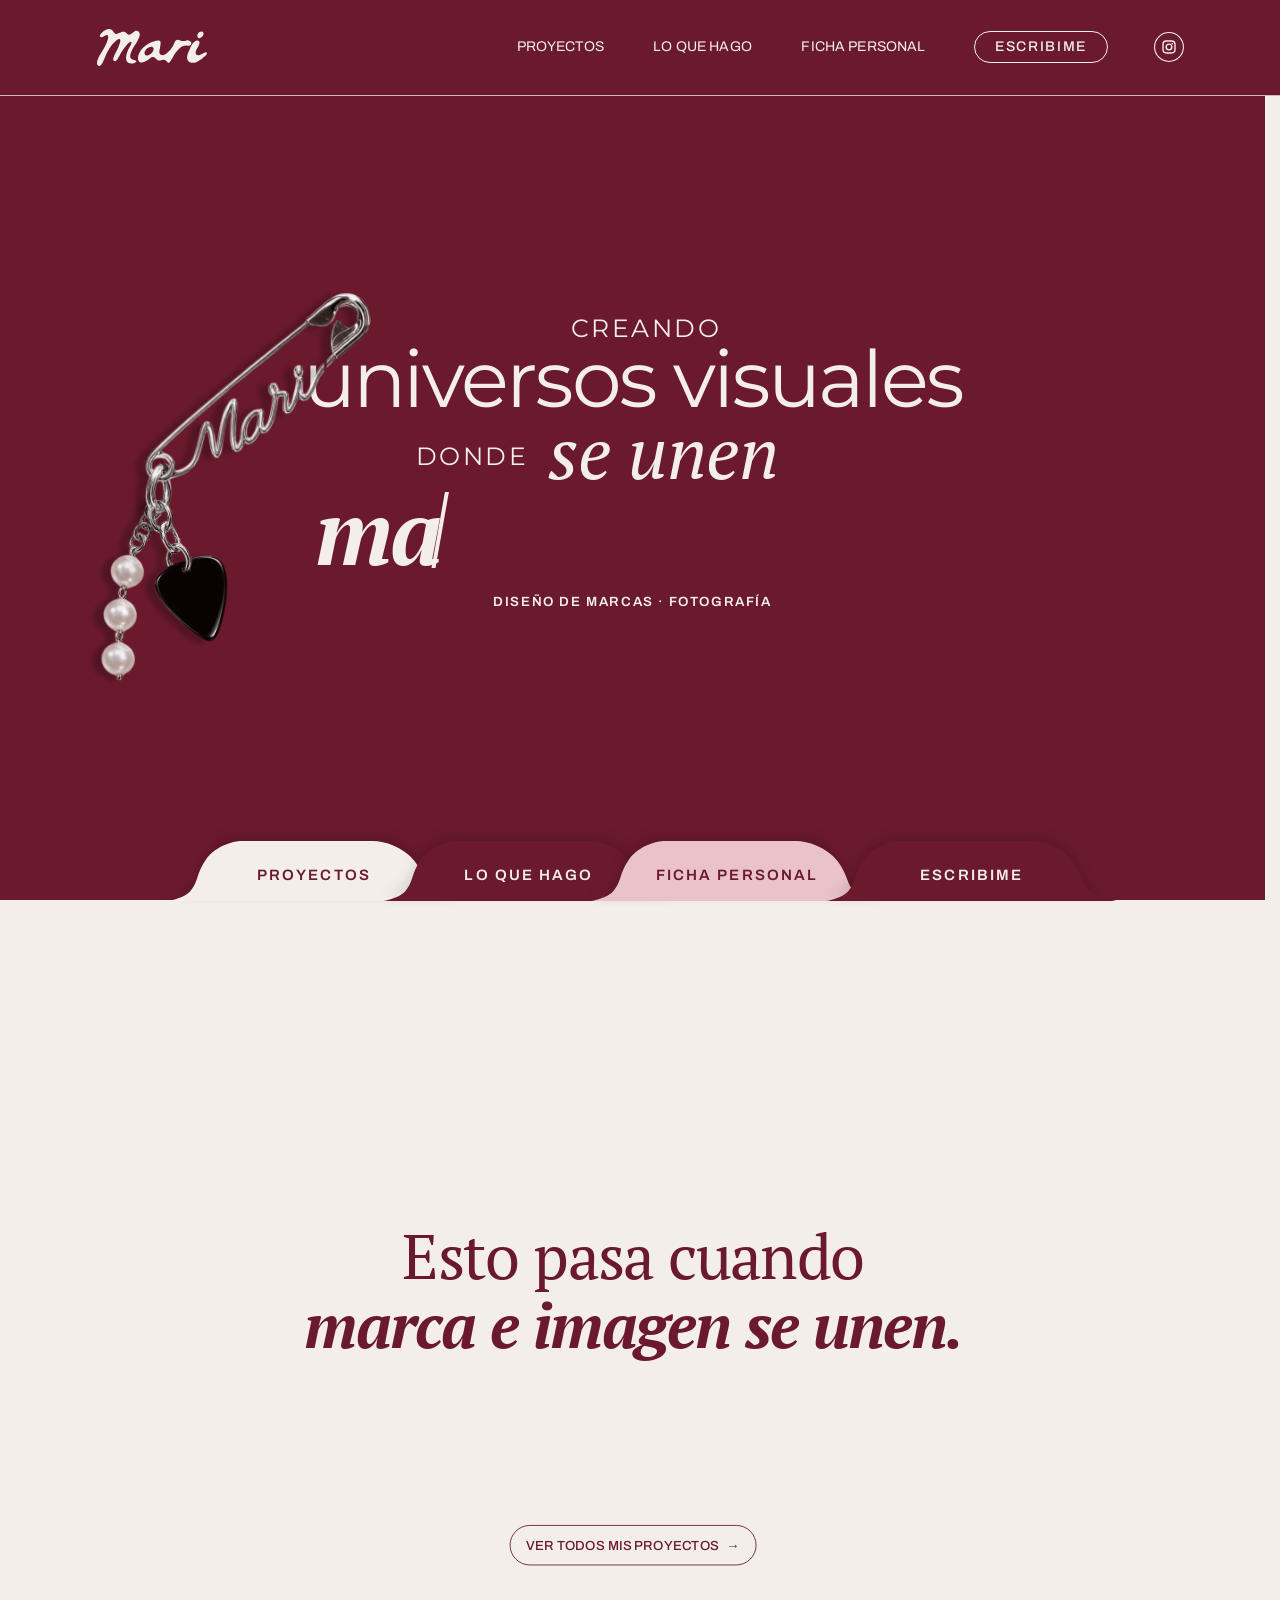
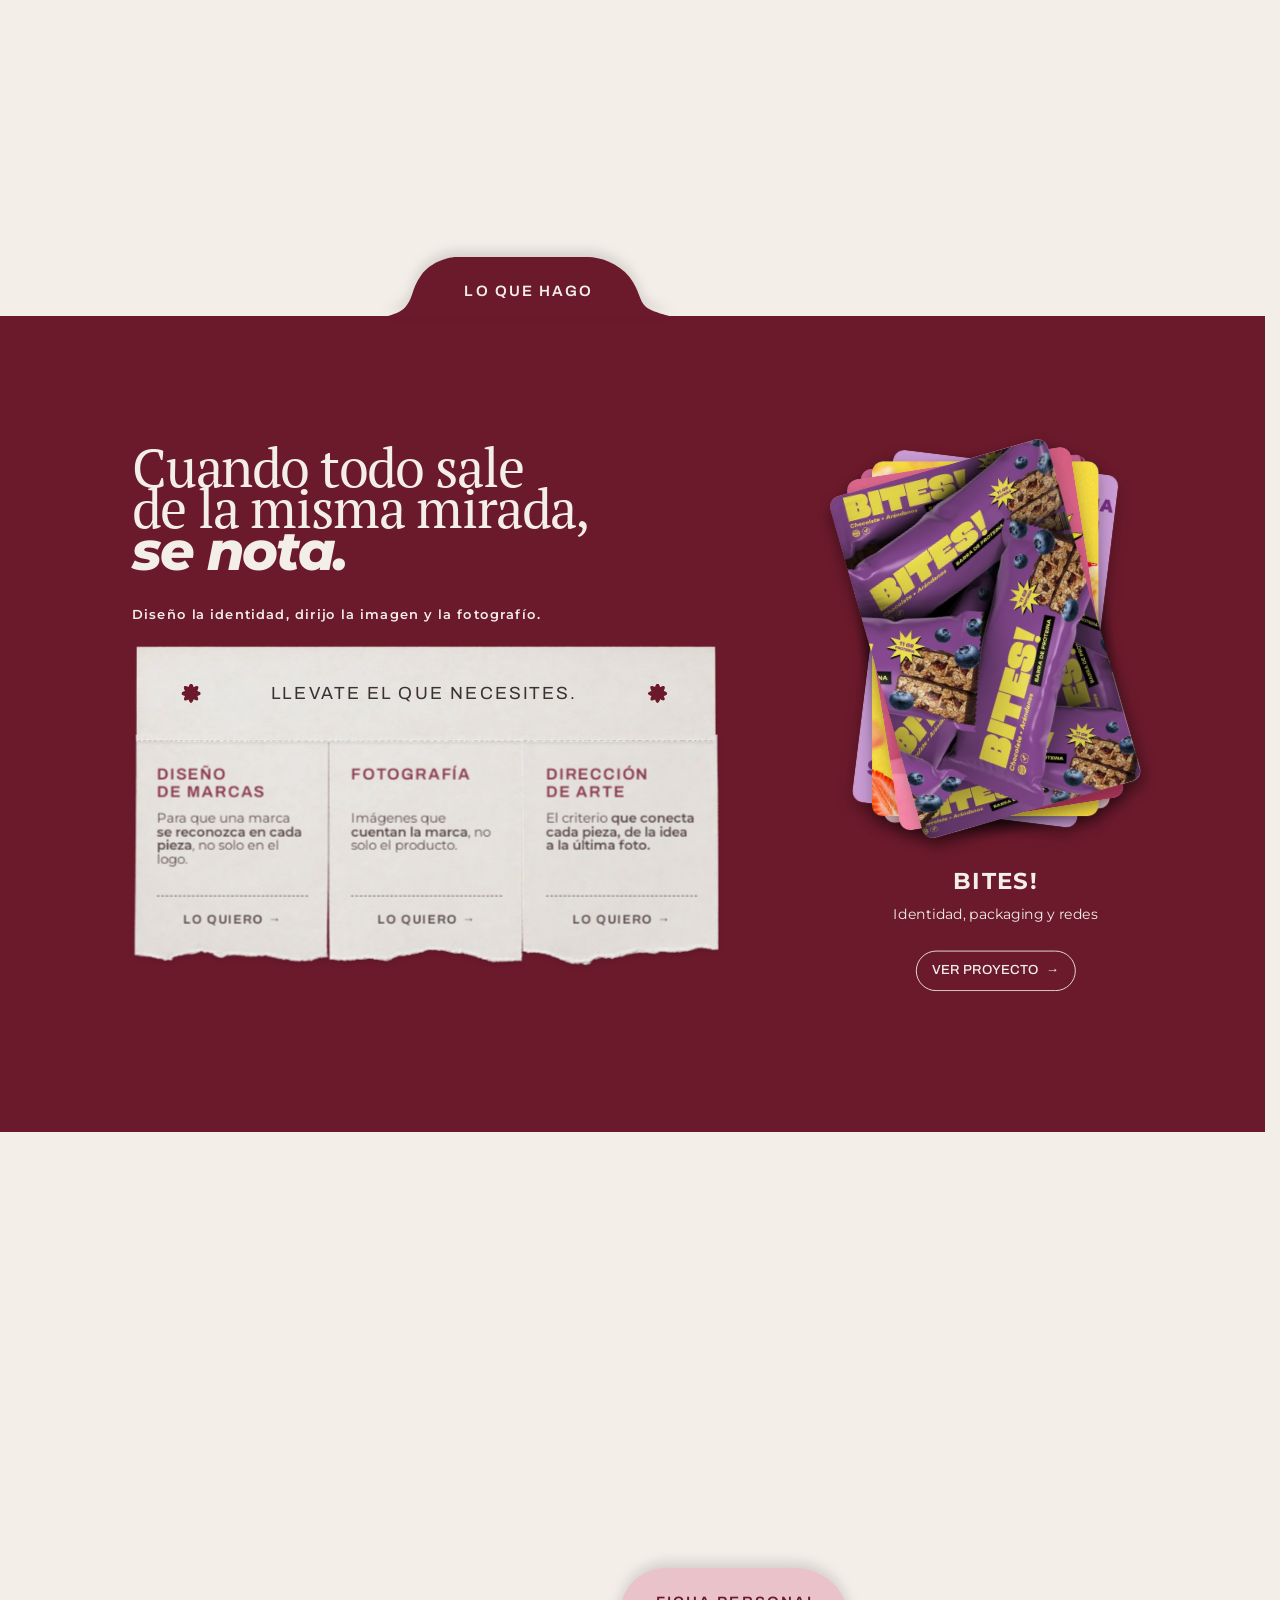
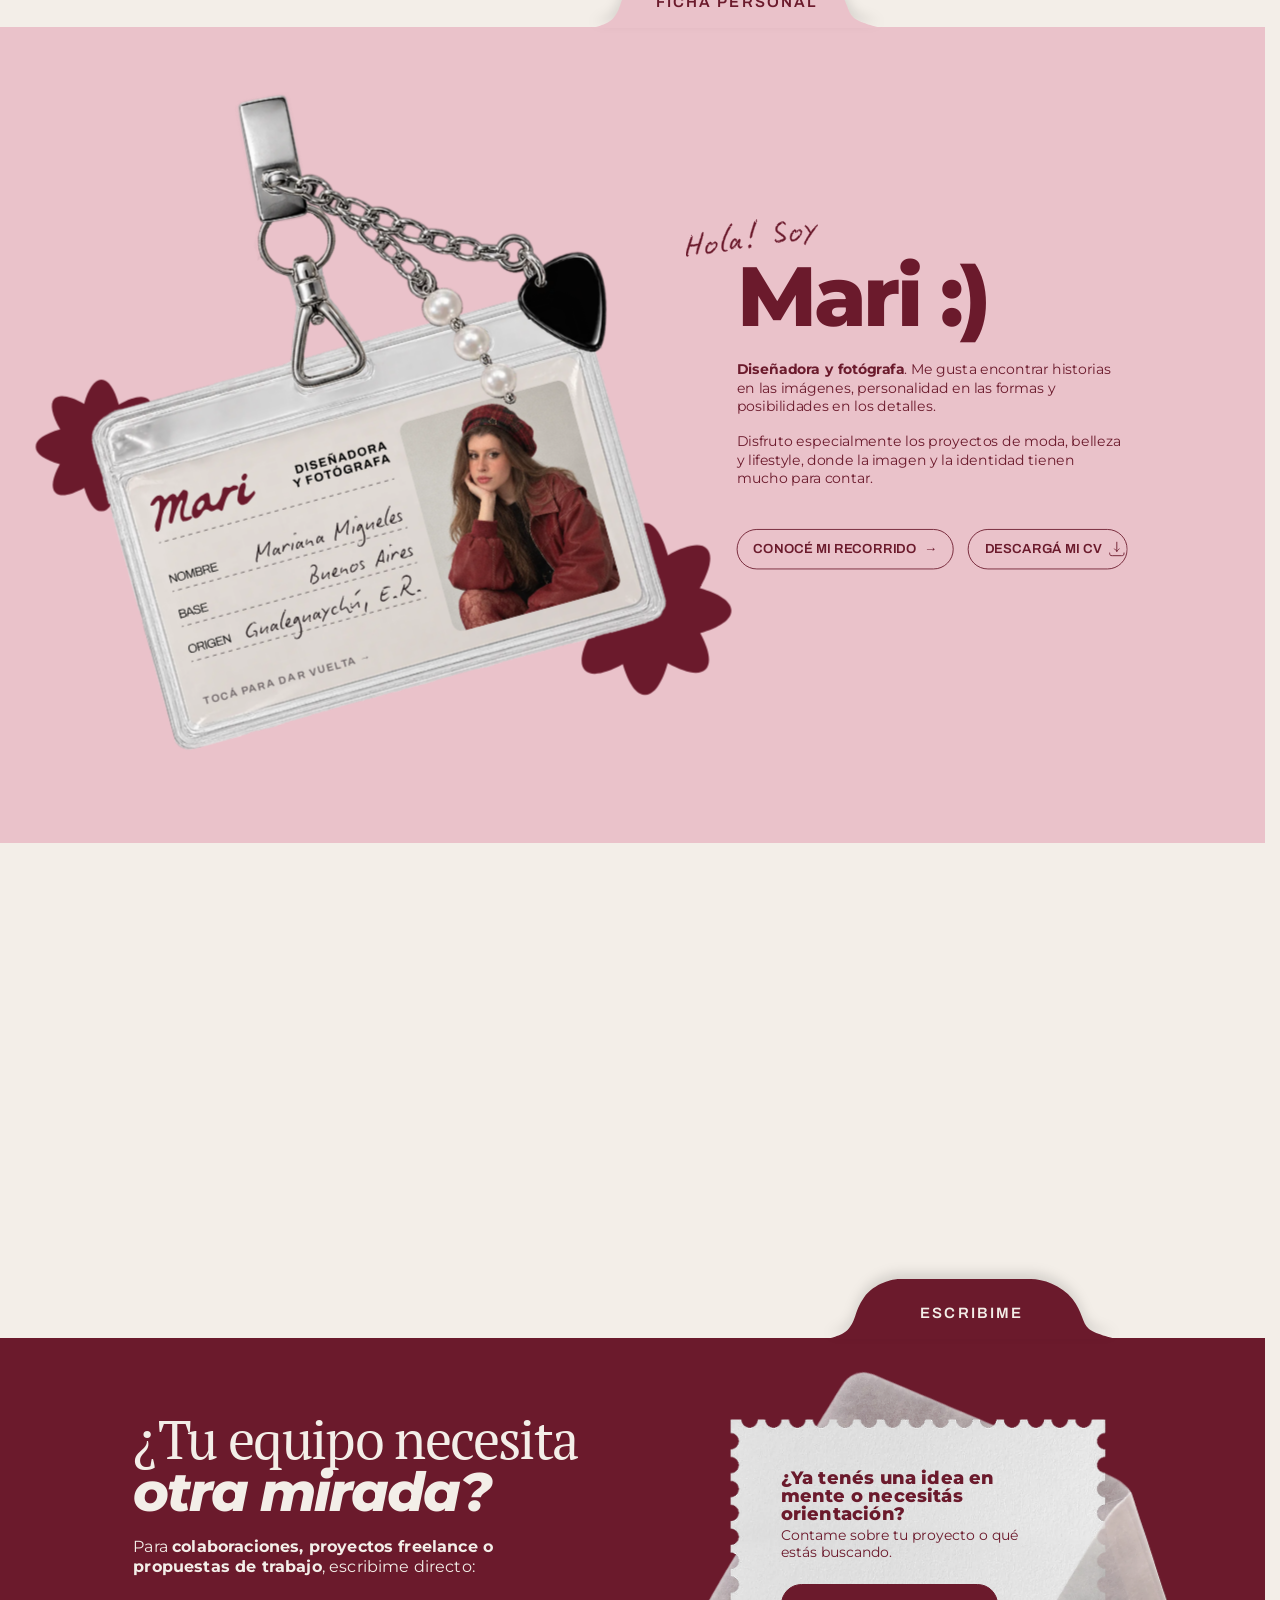
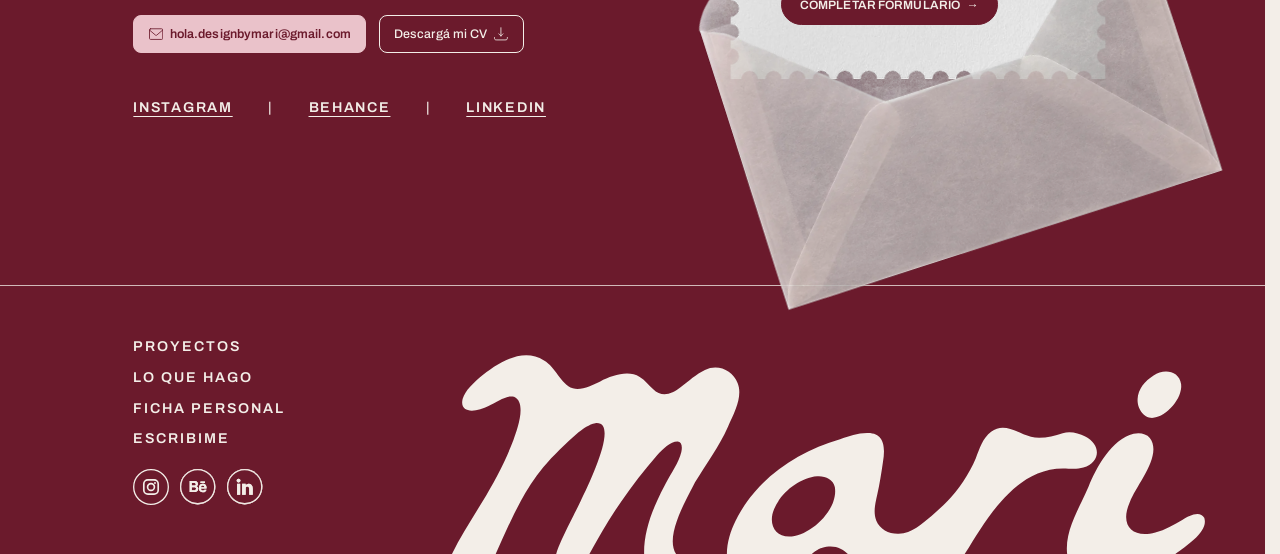
<file: index.html>
<!DOCTYPE html>
<html lang="es-AR">
<head>
<meta charset="utf-8">
<meta name="viewport" content="width=device-width, initial-scale=1">
<title>Mari · Diseño de marcas y fotografía</title>
<meta name="description" content="Mariana Migueles (MARI) es diseñadora de identidad visual y fotógrafa editorial en Buenos Aires. Portfolio de branding, dirección visual y fotografía: universos visuales donde se unen marca e imagen.">
<meta name="author" content="Mariana Migueles">
<link rel="canonical" href="https://designbymari.com.ar/">
<meta property="og:type" content="website">
<meta property="og:locale" content="es_AR">
<meta property="og:site_name" content="MARI · Mariana Migueles">
<meta property="og:title" content="Mari · Diseño de marcas y fotografía">
<meta property="og:description" content="Mariana Migueles (MARI) es diseñadora de identidad visual y fotógrafa editorial en Buenos Aires. Portfolio de branding, dirección visual y fotografía: universos visuales donde se unen marca e imagen.">
<meta property="og:url" content="https://designbymari.com.ar/">
<script type="application/ld+json">
{
  "@context": "https://schema.org",
  "@graph": [
    {
      "@type": "Person",
      "@id": "https://designbymari.com.ar/#mariana-migueles",
      "name": "Mariana Migueles",
      "alternateName": "MARI",
      "url": "https://designbymari.com.ar",
      "jobTitle": "Diseñadora de Marcas y Fotógrafa",
      "address": {
        "@type": "PostalAddress",
        "addressLocality": "Buenos Aires",
        "addressCountry": "AR"
      },
      "sameAs": [
        "https://www.instagram.com/_designbymari",
        "https://www.behance.net/mariana-migueles",
        "https://www.linkedin.com/in/marianamigueles/"
      ]
    },
    {
      "@type": "WebSite",
      "@id": "https://designbymari.com.ar/#website",
      "url": "https://designbymari.com.ar",
      "name": "MARI",
      "alternateName": "Mariana Migueles",
      "inLanguage": "es-AR",
      "author": {
        "@id": "https://designbymari.com.ar/#mariana-migueles"
      },
      "publisher": {
        "@id": "https://designbymari.com.ar/#mariana-migueles"
      }
    }
  ]
}
</script>
<link rel="icon" href="assets/svg/favicon.svg" type="image/svg+xml">
<link rel="icon" href="assets/img/icons/favicon-32.png" type="image/png" sizes="32x32">
<link rel="apple-touch-icon" href="assets/img/icons/apple-touch-icon.png">
<script>try{if(sessionStorage.getItem('mari-loaded')==='1')document.documentElement.classList.add('is-seen')}catch(e){}if(location.hash.length>1)document.documentElement.classList.add('is-jumping')</script>
<link rel="preload" href="assets/fonts/montserrat-latin-400-normal.woff2" as="font" type="font/woff2" crossorigin>
<link rel="preload" href="assets/fonts/montserrat-latin-800-normal.woff2" as="font" type="font/woff2" crossorigin>
<link rel="preload" href="assets/fonts/pt-serif-latin-400-normal.woff2" as="font" type="font/woff2" crossorigin>
<link rel="preload" href="assets/fonts/pt-serif-latin-700-italic.woff2" as="font" type="font/woff2" crossorigin>
<link rel="preload" href="assets/fonts/archivo-latin-600-normal.woff2" as="font" type="font/woff2" crossorigin>
<link rel="preload" href="assets/fonts/archivo-latin-400-normal.woff2" as="font" type="font/woff2" crossorigin>
<link rel="preload" href="assets/fonts/archivo-latin-800-normal.woff2" as="font" type="font/woff2" crossorigin>
<link rel="stylesheet" href="assets/css/fonts.css">
<link rel="stylesheet" href="assets/css/main.css">
</head>
<body class="home">
<div class="loader" id="loader" aria-hidden="true"><svg class="loader__svg" viewBox="0 0 318 318"><g class="loader__txt"><path d="M61.0352 88.9258L64.703 84.6099C65.5796 83.5784 66.5514 82.8382 67.6185 82.3894C68.6843 81.9238 69.7591 81.7776 70.843 81.9507C71.9345 82.1148 72.9554 82.6005 73.9054 83.4079C74.8555 84.2153 75.4995 85.1444 75.8375 86.1952C76.1832 87.237 76.2168 88.3251 75.9383 89.4597C75.6584 90.5775 75.0801 91.6522 74.2036 92.6837L70.5358 96.9996L61.0352 88.9258ZM72.3062 91.2582C73.1136 90.3082 73.4932 89.3297 73.4452 88.3227C73.3958 87.299 72.9187 86.4027 72.0138 85.6338C71.109 84.8648 70.152 84.5424 69.1428 84.6664C68.1322 84.7738 67.2232 85.3024 66.4159 86.2525L64.7088 88.2612L70.5992 93.2669L72.3062 91.2582ZM74.57 77.7447L76.5816 75.828L83.1917 82.7656L81.1801 84.6822L74.57 77.7447ZM74.6543 75.8192C74.2847 76.1714 73.8814 76.3507 73.4445 76.3569C73.0076 76.3631 72.6377 76.2072 72.3346 75.8891C72.0315 75.5711 71.8937 75.194 71.921 74.7579C71.9484 74.3218 72.1469 73.9277 72.5165 73.5755C72.8862 73.2233 73.2853 73.0398 73.714 73.0249C74.1427 73.0101 74.5045 73.1574 74.7994 73.4669C75.1188 73.8022 75.269 74.1921 75.2498 74.6368C75.2225 75.0729 75.024 75.467 74.6543 75.8192ZM89.01 77.9182C88.3918 78.419 87.7277 78.8347 87.0175 79.1653C86.3 79.4868 85.6724 79.6742 85.135 79.7275L84.5991 77.5944C85.1032 77.5376 85.6466 77.3878 86.2293 77.145C86.8045 76.8931 87.3181 76.584 87.7703 76.2178C88.6838 75.4779 88.9574 74.8819 88.5912 74.4297C88.4193 74.2175 88.1714 74.1662 87.8476 74.2757C87.5237 74.3852 87.0772 74.6169 86.5082 74.9708C85.8245 75.3718 85.2356 75.673 84.7417 75.8744C84.2478 76.0759 83.7299 76.1439 83.188 76.0785C82.6553 76.0057 82.161 75.6879 81.7052 75.125C81.324 74.6545 81.1215 74.1309 81.0976 73.5543C81.0755 72.961 81.2406 72.3536 81.5929 71.7321C81.9544 71.1031 82.4904 70.5008 83.2009 69.9254C83.7268 69.4994 84.2968 69.1371 84.9106 68.8385C85.5263 68.5233 86.087 68.3289 86.5928 68.2554L87.1174 70.3746C86.1634 70.5361 85.2988 70.9308 84.5237 71.5586C84.0624 71.9323 83.7687 72.2771 83.6426 72.5931C83.5166 72.9091 83.5357 73.1687 83.7002 73.3717C83.887 73.6023 84.1424 73.6629 84.4662 73.5534C84.7901 73.4439 85.2579 73.2102 85.8695 72.8523C86.5607 72.4605 87.1487 72.1677 87.6334 71.9737C88.1106 71.7706 88.6155 71.7054 89.1482 71.7782C89.6809 71.851 90.1677 72.1596 90.6086 72.704C90.9823 73.1654 91.1765 73.6881 91.1911 74.2722C91.2058 74.8562 91.0277 75.4665 90.657 76.103C90.288 76.7227 89.739 77.3278 89.01 77.9182ZM100.538 63.79C100.557 63.8199 100.678 64.0391 100.899 64.4475L94.8076 68.3778C95.2392 68.8059 95.7529 69.0326 96.3487 69.058C96.9444 69.0834 97.5466 68.8997 98.1553 68.507C98.5743 68.2366 98.9049 67.9386 99.1469 67.6128C99.3924 67.2707 99.568 66.8748 99.6735 66.4251L101.785 66.9706C101.587 68.3279 100.759 69.4765 99.3025 70.4164C98.3946 71.0023 97.4787 71.3459 96.555 71.4473C95.6248 71.5388 94.7673 71.3926 93.9826 71.0086C93.1979 70.6247 92.548 70.0336 92.033 69.2354C91.5244 68.4472 91.2519 67.6197 91.2155 66.753C91.1826 65.8698 91.3777 65.0443 91.8009 64.2767C92.2277 63.4926 92.8451 62.8398 93.6533 62.3183C94.4415 61.8097 95.2644 61.5191 96.1218 61.4463C96.9792 61.3735 97.7936 61.5405 98.5648 61.9473C99.3395 62.3376 99.9973 62.9519 100.538 63.79ZM94.8078 64.0747C94.279 64.4159 93.9316 64.852 93.7655 65.3831C93.5995 65.9142 93.6439 66.4649 93.8989 67.0352L97.8649 64.4762C97.4567 64.0188 96.9765 63.7564 96.4242 63.6888C95.8654 63.6113 95.3266 63.7399 94.8078 64.0747ZM107.229 54.6646C108.297 54.146 109.312 54.0489 110.275 54.3734C111.248 54.6928 112.041 55.4827 112.653 56.7431L115.049 61.678L112.55 62.8916L110.34 58.3412C110.008 57.6576 109.612 57.2229 109.153 57.0369C108.688 56.8403 108.172 56.8795 107.606 57.1544C106.976 57.4604 106.57 57.9017 106.388 58.4785C106.2 59.0445 106.294 59.7121 106.667 60.4812L108.736 64.7431L106.237 65.9567L102.051 57.3367L104.439 56.1775L104.929 57.1869C105.084 56.663 105.36 56.1856 105.758 55.7548C106.151 55.3132 106.641 54.9499 107.229 54.6646ZM107.162 53.5486C106.873 53.6886 106.591 53.7597 106.315 53.7618C106.044 53.748 105.729 53.7098 105.368 53.6472C105.135 53.602 104.944 53.5759 104.796 53.5689C104.658 53.5566 104.535 53.5765 104.429 53.6283C104.204 53.7372 104.062 53.9055 104.001 54.1332C103.934 54.3501 103.966 54.6054 104.095 54.899L102.829 55.5136C102.503 54.7875 102.405 54.1358 102.534 53.5585C102.668 52.9652 103.013 52.5338 103.568 52.2641C103.846 52.1293 104.12 52.0687 104.391 52.0825C104.667 52.0804 104.993 52.1134 105.37 52.1815C105.603 52.2267 105.788 52.2554 105.926 52.2676C106.075 52.2747 106.202 52.2523 106.309 52.2004C106.523 52.0967 106.663 51.9363 106.729 51.7194C106.801 51.4865 106.777 51.234 106.658 50.9618L107.924 50.3472C108.24 51.0519 108.328 51.6955 108.188 52.278C108.059 52.8554 107.717 53.2789 107.162 53.5486ZM123.425 58.5736C122.47 58.8984 121.543 58.994 120.645 58.8604C119.754 58.7117 118.974 58.3559 118.306 57.7928C117.639 57.2298 117.152 56.4986 116.846 55.5992C116.54 54.6998 116.481 53.8233 116.667 52.9699C116.854 52.1164 117.256 51.3649 117.876 50.7153C118.503 50.0508 119.294 49.556 120.25 49.2312C121.205 48.9064 122.129 48.8183 123.019 48.967C123.906 49.1044 124.684 49.4547 125.352 50.0177C126.02 50.5808 126.507 51.312 126.812 52.2114C127.118 53.1107 127.178 53.9872 126.991 54.8407C126.805 55.6942 126.404 56.4513 125.788 57.1121C125.169 57.7616 124.381 58.2488 123.425 58.5736ZM122.692 56.4151C123.366 56.1858 123.841 55.7737 124.115 55.1788C124.397 54.5688 124.408 53.8815 124.148 53.1171C123.888 52.3526 123.462 51.82 122.871 51.5194C122.287 51.2037 121.658 51.1604 120.983 51.3897C120.309 51.619 119.831 52.0387 119.549 52.6486C119.263 53.2474 119.251 53.929 119.51 54.6935C119.77 55.4579 120.198 55.9961 120.793 56.308C121.384 56.6087 122.017 56.6444 122.692 56.4151ZM146.256 39.7364L148.141 52.8172L145.514 53.1956L145.357 52.1026C144.794 53.0235 143.866 53.5771 142.573 53.7633C141.68 53.892 140.84 53.809 140.054 53.5144C139.279 53.2181 138.633 52.7293 138.115 52.0482C137.597 51.367 137.268 50.5387 137.127 49.5632C136.986 48.5877 137.069 47.7001 137.373 46.9005C137.678 46.1008 138.16 45.4495 138.819 44.9466C139.49 44.4421 140.273 44.1254 141.166 43.9968C142.376 43.8224 143.377 44.068 144.169 44.7338L143.506 40.1326L146.256 39.7364ZM142.724 51.4382C143.417 51.3383 143.959 51.0203 144.35 50.4842C144.739 49.9363 144.876 49.2627 144.76 48.4635C144.645 47.6644 144.325 47.0627 143.799 46.6586C143.271 46.2428 142.66 46.0848 141.967 46.1847C141.262 46.2863 140.715 46.6111 140.326 47.1589C139.935 47.6951 139.797 48.3628 139.912 49.1619C140.028 49.9611 140.349 50.5686 140.877 50.9845C141.403 51.3886 142.018 51.5398 142.724 51.4382ZM161.732 47.3936C161.733 47.4292 161.721 47.6789 161.695 48.1426L154.448 48.3008C154.592 48.8916 154.91 49.3537 155.405 49.6874C155.899 50.021 156.508 50.1799 157.232 50.1641C157.731 50.1532 158.169 50.0724 158.545 49.9217C158.934 49.7588 159.291 49.5135 159.616 49.1857L161.129 50.7561C160.249 51.8086 158.943 52.3537 157.21 52.3916C156.129 52.4151 155.169 52.2282 154.329 51.8309C153.489 51.4217 152.835 50.848 152.367 50.11C151.9 49.3719 151.656 48.5281 151.635 47.5784C151.615 46.6405 151.816 45.7929 152.239 45.0354C152.673 44.2658 153.272 43.6648 154.034 43.2325C154.809 42.788 155.677 42.5553 156.638 42.5343C157.576 42.5138 158.429 42.6971 159.198 43.0841C159.966 43.4712 160.573 44.0399 161.017 44.7904C161.472 45.5287 161.711 46.3964 161.732 47.3936ZM156.702 44.6351C156.073 44.6489 155.548 44.8385 155.129 45.2039C154.709 45.5694 154.458 46.0618 154.377 46.6812L159.096 46.5782C158.988 45.9748 158.716 45.4997 158.281 45.1529C157.845 44.7943 157.319 44.6216 156.702 44.6351ZM186.103 45.4615C187.282 45.683 188.15 46.2085 188.707 47.0381C189.278 47.8582 189.433 48.9626 189.172 50.3513L188.159 55.7428L185.428 55.2296L186.362 50.2583C186.502 49.5114 186.449 48.9275 186.202 48.5065C185.969 48.0761 185.566 47.8071 184.994 47.6997C184.352 47.5791 183.805 47.6937 183.353 48.0437C182.903 48.382 182.601 48.9595 182.447 49.7764L181.559 54.5027L178.829 53.9896L179.763 49.0183C180.041 47.5362 179.585 46.6833 178.395 46.4596C177.765 46.3412 177.223 46.457 176.771 46.807C176.321 47.1452 176.019 47.7228 175.866 48.5397L174.977 53.266L172.247 52.7529L174.016 43.3353L176.625 43.8254L176.421 44.9107C176.845 44.5797 177.328 44.3563 177.869 44.2405C178.422 44.127 179.002 44.1272 179.609 44.2412C180.274 44.3662 180.85 44.6133 181.337 44.9826C181.825 45.3402 182.186 45.8006 182.418 46.3638C182.895 45.9461 183.451 45.6578 184.085 45.499C184.73 45.3424 185.403 45.3299 186.103 45.4615ZM199.107 48.7786C200.51 49.2634 201.471 49.9724 201.99 50.9056C202.513 51.8276 202.542 52.962 202.077 54.3088L200.291 59.4769L197.833 58.6276L198.223 57.4997C197.438 58.1707 196.372 58.2736 195.026 57.8082C194.33 57.5677 193.764 57.2405 193.33 56.8264C192.906 56.4162 192.631 55.9569 192.505 55.4486C192.38 54.9403 192.408 54.4224 192.59 53.8949C192.881 53.0532 193.424 52.4996 194.219 52.2342C195.026 51.9727 196.091 52.0707 197.415 52.5284L199.503 53.2497C199.701 52.6774 199.678 52.1796 199.435 51.7563C199.195 51.3218 198.728 50.9844 198.032 50.7439C197.549 50.5772 197.045 50.4909 196.52 50.4851C196.009 50.472 195.547 50.5383 195.132 50.684L194.823 48.5232C195.437 48.346 196.12 48.2802 196.87 48.326C197.632 48.3757 198.377 48.5266 199.107 48.7786ZM196.293 56.2675C196.742 56.4226 197.175 56.4593 197.593 56.3775C198.014 56.2845 198.368 56.0612 198.654 55.7075L198.973 54.7817L197.172 54.1592C196.095 53.7869 195.434 53.9542 195.19 54.6613C195.073 54.998 195.109 55.3119 195.298 55.6031C195.501 55.887 195.833 56.1084 196.293 56.2675ZM210.2 54.5675C210.697 54.2872 211.248 54.1566 211.854 54.1759C212.471 54.2002 213.114 54.3671 213.781 54.6767L212.703 57.0037C212.433 56.8523 212.249 56.7541 212.152 56.7092C211.43 56.3746 210.77 56.3171 210.171 56.5366C209.577 56.7455 209.092 57.2539 208.718 58.0618L206.815 62.1663L204.294 60.9977L208.324 52.304L210.732 53.4202L210.2 54.5675ZM216.595 67.4693C215.714 66.9546 215.023 66.3113 214.525 65.5395C214.043 64.7633 213.791 63.9355 213.768 63.056C213.755 62.1824 213.988 61.3355 214.467 60.515C214.946 59.6945 215.569 59.075 216.335 58.6563C217.112 58.2436 217.954 58.0612 218.861 58.1092C219.784 58.1529 220.687 58.4321 221.569 58.9468C222.44 59.4555 223.092 60.0829 223.522 60.8292C223.969 61.5711 224.144 62.3673 224.046 63.2178L221.601 63.1315C221.613 62.1212 221.214 61.3797 220.404 60.9069C219.779 60.5419 219.141 60.4448 218.491 60.6156C217.842 60.7865 217.311 61.2257 216.898 61.9333C216.485 62.641 216.364 63.3196 216.534 63.9692C216.705 64.6188 217.104 65.1262 217.729 65.4912C218.55 65.97 219.391 65.9526 220.255 65.439L221.524 67.5405C220.843 68.0234 220.067 68.2579 219.195 68.2441C218.334 68.2362 217.467 67.978 216.595 67.4693ZM232.118 65.8389C233.308 66.7255 234.01 67.6921 234.222 68.7387C234.442 69.7758 234.126 70.8657 233.275 72.0085L230.009 76.3938L227.923 74.8404L228.636 73.8834C227.685 74.2855 226.638 74.061 225.495 73.2099C224.905 72.7701 224.465 72.2871 224.176 71.7609C223.896 71.2417 223.774 70.7208 223.807 70.1983C223.841 69.6757 224.025 69.1906 224.358 68.743C224.89 68.0288 225.575 67.6656 226.414 67.6533C227.261 67.6481 228.247 68.064 229.371 68.9009L231.142 70.2202C231.504 69.7345 231.633 69.2532 231.529 68.7762C231.433 68.2897 231.089 67.8265 230.499 67.3868C230.089 67.0818 229.635 66.847 229.136 66.6824C228.653 66.5154 228.192 66.4386 227.753 66.4519L228.112 64.2991C228.751 64.316 229.421 64.4598 230.123 64.7306C230.834 65.0085 231.499 65.3779 232.118 65.8389ZM227.169 72.125C227.55 72.4087 227.952 72.5748 228.375 72.6232C228.805 72.6622 229.21 72.5563 229.589 72.3057L230.174 71.5201L228.646 70.3817C227.731 69.7008 227.051 69.6603 226.604 70.2602C226.391 70.5459 226.33 70.856 226.422 71.1906C226.53 71.5227 226.779 71.8341 227.169 72.125ZM235.626 81.3569C235.043 80.8161 234.537 80.2176 234.109 79.5617C233.689 78.897 233.414 78.3024 233.285 77.778L235.321 76.9447C235.449 77.4356 235.674 77.9522 235.997 78.4945C236.328 79.0281 236.707 79.4927 237.134 79.8883C237.996 80.6875 238.625 80.8737 239.02 80.447C239.206 80.2467 239.221 79.9941 239.067 79.689C238.913 79.384 238.62 78.975 238.189 78.4619C237.695 77.8421 237.313 77.302 237.043 76.8417C236.774 76.3813 236.633 75.8783 236.621 75.3326C236.617 74.795 236.862 74.2606 237.354 73.7295C237.766 73.2853 238.255 73.0105 238.823 72.905C239.407 72.7989 240.032 72.8761 240.697 73.1366C241.371 73.4051 242.043 73.8502 242.714 74.4718C243.21 74.9319 243.649 75.4446 244.032 76.0099C244.432 76.5745 244.704 77.102 244.848 77.5922L242.825 78.4124C242.53 77.491 242.016 76.6912 241.285 76.0131C240.849 75.6095 240.466 75.3677 240.136 75.2878C239.805 75.2079 239.551 75.2637 239.373 75.4553C239.171 75.673 239.148 75.9344 239.302 76.2394C239.456 76.5444 239.754 76.9743 240.195 77.5289C240.681 78.1575 241.054 78.6979 241.315 79.1502C241.584 79.5937 241.72 80.0843 241.724 80.6219C241.727 81.1595 241.491 81.6852 241.015 82.199C240.611 82.6344 240.121 82.9008 239.545 82.9982C238.969 83.0957 238.34 83.0061 237.657 82.7294C236.991 82.4522 236.314 81.9946 235.626 81.3569ZM249.513 90.8696C249.198 90.4831 249.06 90.0597 249.098 89.5994C249.144 89.1484 249.37 88.7578 249.775 88.4276C250.18 88.0975 250.603 87.9592 251.045 88.0126C251.496 88.0585 251.883 88.2793 252.205 88.6751C252.528 89.0708 252.666 89.4942 252.62 89.9453C252.584 90.3889 252.363 90.7757 251.958 91.1058C251.553 91.436 251.125 91.5781 250.674 91.5321C250.223 91.4862 249.836 91.2654 249.513 90.8696ZM264.73 100.576L261.888 102.244L264.808 107.221L262.811 108.393L259.89 103.415L255.973 105.714L254.513 103.225L265.267 96.9161L270.034 105.043L268.037 106.215L264.73 100.576ZM262.527 118.481C262.119 117.558 261.942 116.643 261.995 115.737C262.064 114.836 262.35 114.029 262.852 113.313C263.353 112.598 264.038 112.048 264.907 111.664C265.776 111.28 266.644 111.143 267.51 111.253C268.377 111.363 269.161 111.698 269.863 112.258C270.581 112.823 271.143 113.568 271.552 114.491C271.96 115.414 272.129 116.326 272.06 117.226C272.002 118.122 271.722 118.927 271.22 119.642C270.718 120.358 270.033 120.907 269.164 121.291C268.296 121.676 267.428 121.813 266.561 121.703C265.695 121.592 264.905 121.26 264.192 120.705C263.49 120.146 262.935 119.404 262.527 118.481ZM264.612 117.559C264.9 118.211 265.353 118.647 265.97 118.868C266.602 119.094 267.288 119.044 268.026 118.718C268.765 118.391 269.257 117.92 269.505 117.304C269.767 116.695 269.755 116.064 269.467 115.413C269.178 114.761 268.718 114.322 268.086 114.095C267.464 113.864 266.784 113.912 266.045 114.238C265.307 114.565 264.809 115.038 264.551 115.658C264.304 116.274 264.324 116.908 264.612 117.559ZM268.451 132.341C268.175 132.142 267.925 131.867 267.7 131.515C267.49 131.171 267.318 130.79 267.183 130.372C266.835 129.286 266.842 128.355 267.204 127.578C267.57 126.813 268.29 126.258 269.364 125.913L273.112 124.712L272.661 123.304L274.697 122.651L275.148 124.059L277.37 123.347L278.218 125.993L275.996 126.705L276.725 128.978L274.689 129.63L273.961 127.358L270.246 128.548C269.862 128.671 269.593 128.864 269.44 129.125C269.301 129.394 269.29 129.709 269.406 130.071C269.54 130.489 269.768 130.809 270.088 131.03L268.451 132.341ZM269.645 139.897C269.432 138.911 269.442 137.979 269.677 137.102C269.926 136.234 270.369 135.5 271.004 134.9C271.64 134.301 272.421 133.901 273.35 133.699C274.278 133.498 275.156 133.539 275.982 133.821C276.809 134.103 277.51 134.589 278.085 135.279C278.673 135.977 279.075 136.82 279.289 137.806C279.503 138.792 279.485 139.72 279.236 140.588C278.998 141.453 278.562 142.186 277.926 142.785C277.291 143.385 276.509 143.785 275.581 143.987C274.652 144.188 273.775 144.147 272.948 143.865C272.121 143.582 271.415 143.098 270.828 142.411C270.254 141.721 269.859 140.884 269.645 139.897ZM271.873 139.414C272.024 140.11 272.38 140.629 272.94 140.969C273.514 141.318 274.195 141.407 274.984 141.236C275.773 141.065 276.351 140.703 276.717 140.15C277.097 139.606 277.212 138.985 277.061 138.289C276.91 137.593 276.547 137.07 275.973 136.721C275.411 136.369 274.735 136.278 273.946 136.45C273.157 136.621 272.574 136.984 272.196 137.54C271.83 138.093 271.722 138.718 271.873 139.414ZM281.895 157.606L273.945 158.286C272.194 158.436 270.853 158.092 269.924 157.254C268.994 156.415 268.454 155.121 268.304 153.37C268.225 152.447 268.263 151.562 268.417 150.715C268.571 149.867 268.837 149.153 269.217 148.573L271.298 149.503C271.002 149.933 270.785 150.464 270.648 151.096C270.5 151.728 270.452 152.352 270.504 152.967C270.586 153.925 270.865 154.611 271.342 155.023C271.807 155.448 272.478 155.623 273.353 155.548L273.761 155.513C272.907 154.859 272.424 153.887 272.314 152.598C272.239 151.722 272.36 150.902 272.675 150.136C273.004 149.381 273.499 148.76 274.161 148.275C274.822 147.789 275.609 147.507 276.52 147.429C277.431 147.351 278.253 147.495 278.988 147.862C279.722 148.228 280.31 148.756 280.75 149.445C281.203 150.145 281.467 150.933 281.542 151.808C281.661 153.192 281.295 154.284 280.446 155.084L281.67 154.979L281.895 157.606ZM274.633 152.954C274.695 153.687 274.959 154.266 275.425 154.691C275.903 155.127 276.491 155.315 277.189 155.255C277.887 155.196 278.429 154.911 278.814 154.401C279.213 153.902 279.38 153.286 279.318 152.553C279.255 151.819 278.984 151.235 278.506 150.799C278.04 150.362 277.458 150.173 276.759 150.233C276.061 150.293 275.514 150.578 275.117 151.089C274.731 151.598 274.57 152.22 274.633 152.954ZM280.873 165.534C281.332 165.873 281.676 166.323 281.906 166.884C282.136 167.457 282.246 168.112 282.236 168.848L279.671 168.813C279.699 168.505 279.714 168.297 279.715 168.191C279.726 167.395 279.509 166.769 279.064 166.311C278.631 165.854 277.969 165.62 277.078 165.608L272.555 165.546L272.592 162.768L282.174 162.898L282.138 165.552L280.873 165.534ZM281.555 177.038C281.386 178.512 280.901 179.604 280.102 180.313C279.315 181.023 278.214 181.296 276.799 181.133L271.366 180.508L271.664 177.924L272.85 178.061C272.025 177.44 271.694 176.422 271.857 175.006C271.941 174.275 272.138 173.652 272.448 173.138C272.757 172.636 273.146 172.268 273.615 172.035C274.084 171.802 274.596 171.718 275.151 171.782C276.035 171.884 276.693 172.294 277.124 173.013C277.554 173.744 277.689 174.805 277.529 176.197L277.276 178.391C277.877 178.461 278.358 178.331 278.719 178.002C279.092 177.674 279.32 177.145 279.404 176.413C279.463 175.906 279.438 175.395 279.33 174.881C279.232 174.379 279.067 173.942 278.835 173.569L280.878 172.8C281.184 173.361 281.396 174.013 281.513 174.756C281.63 175.51 281.644 176.271 281.555 177.038ZM273.635 175.91C273.581 176.382 273.639 176.813 273.809 177.203C273.991 177.595 274.285 177.891 274.692 178.094L275.666 178.206L275.884 176.313C276.014 175.18 275.708 174.571 274.965 174.486C274.611 174.445 274.312 174.548 274.068 174.795C273.835 175.055 273.691 175.427 273.635 175.91ZM279.258 189.712L278.736 192.114L276.647 191.66L277.154 189.328L270.088 187.792L270.678 185.077L277.745 186.613L278.059 185.168L280.147 185.622L279.833 187.067L280.251 187.158C281.318 187.39 282.097 187.887 282.588 188.65C283.076 189.424 283.195 190.386 282.945 191.535C282.857 191.941 282.727 192.314 282.556 192.653C282.394 193.007 282.205 193.288 281.99 193.496L280.178 192.355C280.467 192.09 280.657 191.748 280.747 191.33C280.926 190.506 280.563 189.996 279.658 189.799L279.258 189.712ZM277.677 197.362L276.87 200.021L267.7 197.239L268.507 194.58L277.677 197.362ZM280.676 200.543L279.808 203.406L278.289 199.577L278.92 197.497L280.676 200.543ZM273.922 208.576C273.37 209.954 272.615 210.88 271.658 211.354C270.712 211.832 269.578 211.806 268.255 211.276L263.179 209.243L264.146 206.829L265.253 207.273C264.621 206.457 264.57 205.387 265.099 204.065C265.373 203.381 265.727 202.832 266.162 202.418C266.592 202.015 267.064 201.762 267.578 201.661C268.091 201.56 268.607 201.613 269.125 201.82C269.952 202.151 270.479 202.721 270.706 203.528C270.928 204.346 270.779 205.405 270.258 206.706L269.437 208.756C269.999 208.981 270.497 208.983 270.932 208.76C271.377 208.542 271.737 208.091 272.011 207.408C272.2 206.934 272.311 206.435 272.342 205.91C272.38 205.4 272.336 204.935 272.21 204.514L274.383 204.31C274.531 204.932 274.564 205.616 274.482 206.364C274.395 207.122 274.209 207.86 273.922 208.576ZM266.577 205.405C266.401 205.846 266.343 206.277 266.405 206.698C266.477 207.123 266.683 207.487 267.023 207.789L267.932 208.154L268.641 206.384C269.064 205.326 268.929 204.658 268.235 204.38C267.904 204.248 267.589 204.268 267.289 204.442C266.995 204.632 266.758 204.953 266.577 205.405ZM260.434 222.11C260.689 221.681 261.039 221.405 261.484 221.283C261.923 221.171 262.368 221.248 262.817 221.514C263.266 221.781 263.542 222.131 263.644 222.564C263.756 223.003 263.682 223.442 263.422 223.882C263.161 224.321 262.811 224.596 262.372 224.709C261.943 224.827 261.504 224.753 261.054 224.486C260.605 224.22 260.324 223.867 260.212 223.428C260.1 222.988 260.174 222.549 260.434 222.11ZM260.126 239.072L256.489 243.414C255.62 244.452 254.653 245.198 253.589 245.655C252.527 246.128 251.453 246.282 250.368 246.116C249.275 245.96 248.251 245.481 247.295 244.68C246.339 243.88 245.689 242.955 245.343 241.907C244.99 240.867 244.949 239.779 245.22 238.643C245.492 237.523 246.063 236.445 246.932 235.407L250.569 231.065L260.126 239.072ZM248.839 236.819C248.039 237.775 247.666 238.756 247.721 239.762C247.777 240.786 248.261 241.679 249.171 242.441C250.081 243.204 251.04 243.52 252.049 243.389C253.059 243.274 253.964 242.739 254.765 241.783L256.457 239.763L250.532 234.798L248.839 236.819ZM246.704 250.323L244.713 252.261L238.027 245.397L240.017 243.459L246.704 250.323ZM246.641 252.249C247.006 251.893 247.408 251.709 247.844 251.698C248.281 251.687 248.653 251.839 248.959 252.153C249.266 252.468 249.408 252.844 249.385 253.28C249.363 253.716 249.169 254.113 248.803 254.469C248.437 254.825 248.04 255.013 247.612 255.033C247.183 255.052 246.82 254.909 246.522 254.603C246.198 254.271 246.044 253.883 246.058 253.438C246.081 253.001 246.275 252.605 246.641 252.249ZM232.248 250.289C232.863 249.785 233.525 249.366 234.233 249.031C234.949 248.706 235.575 248.515 236.113 248.458L236.66 250.588C236.157 250.648 235.614 250.801 235.033 251.047C234.459 251.302 233.947 251.614 233.497 251.983C232.588 252.728 232.318 253.325 232.686 253.775C232.859 253.987 233.108 254.037 233.431 253.925C233.754 253.814 234.199 253.58 234.766 253.223C235.448 252.818 236.035 252.513 236.528 252.309C237.02 252.105 237.538 252.034 238.08 252.096C238.613 252.166 239.109 252.481 239.568 253.041C239.952 253.51 240.158 254.032 240.185 254.608C240.21 255.202 240.049 255.81 239.7 256.433C239.342 257.064 238.809 257.67 238.102 258.249C237.579 258.678 237.011 259.044 236.399 259.346C235.785 259.664 235.225 259.862 234.72 259.938L234.183 257.822C235.136 257.655 235.999 257.256 236.77 256.624C237.229 256.247 237.521 255.901 237.645 255.584C237.77 255.267 237.749 255.008 237.583 254.806C237.395 254.576 237.14 254.517 236.816 254.628C236.493 254.74 236.027 254.976 235.417 255.337C234.728 255.733 234.142 256.029 233.658 256.226C233.182 256.432 232.677 256.5 232.144 256.43C231.611 256.36 231.123 256.054 230.679 255.513C230.302 255.053 230.105 254.532 230.087 253.948C230.069 253.364 230.244 252.753 230.611 252.114C230.977 251.492 231.522 250.884 232.248 250.289ZM220.793 264.479C220.773 264.449 220.652 264.231 220.429 263.823L226.5 259.863C226.067 259.437 225.552 259.213 224.956 259.19C224.36 259.168 223.759 259.354 223.152 259.75C222.734 260.023 222.405 260.322 222.165 260.649C221.921 260.993 221.747 261.389 221.644 261.84L219.53 261.305C219.722 259.946 220.543 258.794 221.995 257.846C222.9 257.256 223.814 256.908 224.738 256.802C225.667 256.706 226.526 256.848 227.312 257.228C228.099 257.608 228.752 258.195 229.271 258.991C229.783 259.777 230.06 260.603 230.101 261.469C230.138 262.352 229.947 263.179 229.527 263.949C229.105 264.735 228.49 265.391 227.685 265.916C226.899 266.429 226.078 266.724 225.221 266.801C224.364 266.878 223.549 266.715 222.775 266.312C221.999 265.925 221.338 265.314 220.793 264.479ZM226.522 264.166C227.049 263.822 227.394 263.384 227.557 262.852C227.721 262.32 227.674 261.77 227.416 261.201L223.463 263.779C223.873 264.235 224.355 264.495 224.907 264.56C225.466 264.634 226.005 264.503 226.522 264.166ZM214.181 273.643C213.117 274.17 212.102 274.275 211.137 273.958C210.161 273.646 209.362 272.862 208.741 271.607L206.306 266.69L208.797 265.457L211.041 269.991C211.378 270.672 211.778 271.103 212.239 271.286C212.705 271.479 213.221 271.436 213.785 271.156C214.412 270.845 214.815 270.401 214.993 269.823C215.175 269.255 215.077 268.588 214.698 267.822L212.595 263.576L215.085 262.344L219.337 270.931L216.959 272.109L216.461 271.103C216.31 271.628 216.038 272.108 215.643 272.542C215.254 272.986 214.766 273.353 214.181 273.643ZM214.256 274.758C214.544 274.616 214.826 274.543 215.102 274.539C215.372 274.55 215.688 274.586 216.049 274.646C216.283 274.689 216.474 274.714 216.622 274.72C216.76 274.731 216.883 274.71 216.989 274.658C217.212 274.547 217.354 274.378 217.413 274.149C217.478 273.932 217.444 273.677 217.313 273.384L218.574 272.76C218.905 273.484 219.009 274.134 218.885 274.713C218.755 275.307 218.413 275.741 217.86 276.015C217.583 276.152 217.31 276.215 217.039 276.203C216.763 276.207 216.436 276.177 216.059 276.112C215.826 276.068 215.64 276.041 215.502 276.03C215.353 276.024 215.226 276.047 215.119 276.1C214.907 276.205 214.768 276.367 214.703 276.584C214.633 276.818 214.659 277.07 214.78 277.341L213.519 277.966C213.198 277.263 213.105 276.621 213.24 276.037C213.364 275.459 213.703 275.032 214.256 274.758ZM197.951 269.845C198.905 269.516 199.831 269.415 200.73 269.544C201.622 269.688 202.403 270.04 203.074 270.599C203.745 271.159 204.236 271.887 204.546 272.785C204.857 273.683 204.921 274.559 204.739 275.413C204.557 276.268 204.158 277.021 203.542 277.674C202.919 278.342 202.13 278.841 201.176 279.171C200.222 279.501 199.3 279.594 198.408 279.45C197.52 279.317 196.741 278.971 196.07 278.411C195.399 277.852 194.909 277.123 194.598 276.225C194.288 275.328 194.223 274.452 194.405 273.597C194.587 272.743 194.984 271.983 195.596 271.319C196.212 270.667 196.997 270.175 197.951 269.845ZM198.696 272C198.023 272.233 197.551 272.647 197.28 273.244C197.001 273.855 196.994 274.543 197.258 275.306C197.522 276.069 197.95 276.599 198.543 276.897C199.128 277.209 199.758 277.249 200.431 277.016C201.104 276.783 201.58 276.361 201.859 275.75C202.141 275.15 202.151 274.468 201.887 273.705C201.623 272.942 201.192 272.406 200.596 272.097C200.003 271.799 199.37 271.767 198.696 272ZM175.246 288.834L173.275 275.766L175.9 275.37L176.064 276.462C176.621 275.538 177.546 274.978 178.837 274.783C179.73 274.649 180.57 274.726 181.358 275.016C182.134 275.307 182.784 275.791 183.306 276.469C183.829 277.147 184.163 277.973 184.31 278.948C184.457 279.922 184.381 280.81 184.082 281.612C183.782 282.414 183.304 283.068 182.648 283.575C181.981 284.084 181.201 284.406 180.308 284.54C179.099 284.723 178.096 284.484 177.3 283.823L177.993 288.42L175.246 288.834ZM178.702 277.109C178.009 277.214 177.469 277.535 177.082 278.074C176.696 278.624 176.564 279.299 176.684 280.097C176.805 280.896 177.129 281.495 177.658 281.896C178.188 282.308 178.8 282.462 179.493 282.358C180.197 282.251 180.742 281.923 181.128 281.373C181.515 280.834 181.648 280.165 181.528 279.367C181.407 278.569 181.082 277.963 180.551 277.551C180.023 277.15 179.406 277.003 178.702 277.109ZM159.726 281.289C159.725 281.253 159.736 281.003 159.758 280.539L167.004 280.326C166.856 279.737 166.533 279.277 166.037 278.947C165.54 278.617 164.929 278.463 164.205 278.484C163.707 278.499 163.27 278.583 162.894 278.737C162.507 278.902 162.152 279.15 161.829 279.481L160.304 277.922C161.176 276.863 162.478 276.308 164.211 276.257C165.291 276.225 166.253 276.405 167.096 276.796C167.939 277.199 168.598 277.767 169.07 278.502C169.543 279.236 169.794 280.078 169.822 281.028C169.849 281.965 169.655 282.815 169.237 283.575C168.809 284.348 168.215 284.954 167.455 285.392C166.685 285.842 165.818 286.081 164.857 286.109C163.919 286.137 163.065 285.96 162.293 285.579C161.522 285.198 160.911 284.633 160.462 283.886C160.001 283.152 159.755 282.286 159.726 281.289ZM164.778 284.009C165.407 283.991 165.93 283.797 166.346 283.428C166.763 283.06 167.01 282.566 167.087 281.946L162.369 282.084C162.482 282.687 162.757 283.16 163.195 283.503C163.633 283.859 164.16 284.027 164.778 284.009ZM135.37 283.387C134.19 283.174 133.318 282.655 132.755 281.829C132.179 281.013 132.016 279.91 132.267 278.519L133.24 273.121L135.975 273.614L135.077 278.592C134.942 279.34 135 279.923 135.25 280.342C135.486 280.771 135.891 281.037 136.463 281.14C137.106 281.256 137.652 281.138 138.102 280.785C138.55 280.443 138.847 279.863 138.995 279.045L139.848 274.313L142.583 274.806L141.685 279.784C141.417 281.268 141.879 282.117 143.071 282.332C143.702 282.446 144.243 282.327 144.693 281.973C145.14 281.632 145.438 281.052 145.585 280.234L146.439 275.501L149.174 275.995L147.473 285.425L144.861 284.954L145.057 283.867C144.635 284.201 144.153 284.428 143.613 284.548C143.061 284.665 142.481 284.669 141.873 284.56C141.207 284.439 140.63 284.197 140.141 283.831C139.649 283.477 139.286 283.019 139.049 282.458C138.575 282.879 138.021 283.171 137.389 283.334C136.744 283.496 136.071 283.513 135.37 283.387ZM122.332 280.152C120.927 279.675 119.961 278.972 119.437 278.042C118.908 277.123 118.873 275.989 119.331 274.639L121.087 269.461L123.55 270.296L123.166 271.426C123.947 270.751 125.012 270.642 126.362 271.099C127.059 271.336 127.626 271.66 128.063 272.071C128.489 272.479 128.766 272.937 128.895 273.444C129.024 273.952 128.999 274.47 128.82 274.999C128.534 275.842 127.994 276.399 127.2 276.669C126.395 276.935 125.329 276.843 124.002 276.393L121.911 275.683C121.716 276.257 121.742 276.755 121.987 277.176C122.229 277.61 122.699 277.944 123.396 278.181C123.879 278.345 124.384 278.428 124.91 278.431C125.42 278.441 125.882 278.372 126.296 278.224L126.617 280.383C126.004 280.564 125.322 280.633 124.572 280.592C123.81 280.547 123.063 280.4 122.332 280.152ZM125.103 272.647C124.653 272.495 124.22 272.461 123.803 272.545C123.382 272.64 123.029 272.866 122.746 273.221L122.431 274.149L124.236 274.761C125.315 275.127 125.975 274.956 126.216 274.247C126.33 273.91 126.292 273.596 126.102 273.306C125.897 273.023 125.564 272.804 125.103 272.647ZM111.218 274.442C110.724 274.726 110.174 274.861 109.567 274.846C108.95 274.827 108.307 274.665 107.636 274.36L108.697 272.025C108.968 272.174 109.152 272.271 109.25 272.315C109.974 272.644 110.635 272.697 111.232 272.472C111.825 272.259 112.305 271.747 112.673 270.936L114.544 266.817L117.074 267.966L113.112 276.691L110.695 275.593L111.218 274.442ZM104.729 261.58C105.614 262.09 106.308 262.729 106.81 263.498C107.297 264.271 107.554 265.098 107.582 265.977C107.6 266.851 107.372 267.699 106.898 268.522C106.424 269.345 105.805 269.969 105.04 270.392C104.266 270.809 103.425 270.996 102.518 270.954C101.595 270.915 100.69 270.641 99.8054 270.132C98.9307 269.628 98.2758 269.004 97.8408 268.261C97.3896 267.521 97.2103 266.726 97.3029 265.875L99.7482 265.947C99.742 266.958 100.145 267.697 100.958 268.165C101.586 268.526 102.224 268.62 102.873 268.445C103.521 268.27 104.05 267.828 104.459 267.118C104.868 266.408 104.985 265.729 104.81 265.08C104.636 264.431 104.234 263.926 103.607 263.565C102.783 263.091 101.942 263.113 101.081 263.632L99.8001 261.538C100.478 261.051 101.252 260.812 102.124 260.821C102.986 260.824 103.854 261.077 104.729 261.58ZM89.2285 263.326C88.0308 262.45 87.3214 261.489 87.1002 260.444C86.872 259.409 87.1786 258.317 88.0202 257.167L91.2497 252.754L93.3482 254.29L92.6433 255.253C93.5909 254.843 94.6396 255.059 95.7894 255.9C96.3835 256.335 96.8273 256.815 97.1208 257.338C97.4047 257.855 97.5319 258.375 97.5023 258.898C97.4728 259.421 97.2933 259.907 96.9636 260.358C96.4377 261.076 95.7556 261.445 94.9175 261.464C94.0697 261.477 93.0805 261.069 91.9499 260.242L90.1677 258.937C89.81 259.426 89.685 259.908 89.7927 260.384C89.8934 260.87 90.2407 261.33 90.8348 261.765C91.2468 262.067 91.7031 262.298 92.2038 262.458C92.6878 262.621 93.1494 262.694 93.5886 262.677L93.2468 264.833C92.6078 264.821 91.9364 264.683 91.2327 264.418C90.5194 264.146 89.8514 263.782 89.2285 263.326ZM94.1243 256.999C93.7411 256.719 93.3378 256.556 92.9145 256.511C92.4842 256.476 92.0806 256.585 91.7035 256.839L91.125 257.629L92.6628 258.755C93.5827 259.428 94.2635 259.463 94.7054 258.859C94.9158 258.572 94.9739 258.261 94.8797 257.927C94.769 257.596 94.5172 257.287 94.1243 256.999ZM85.5964 247.831C86.1833 248.368 86.6928 248.964 87.1251 249.617C87.5493 250.279 87.8276 250.872 87.96 251.395L85.9299 252.241C85.799 251.751 85.5703 251.236 85.2439 250.696C84.9095 250.164 84.5277 249.702 84.0985 249.309C83.2314 248.516 82.6014 248.333 82.2086 248.762C82.0242 248.964 82.0101 249.217 82.1664 249.521C82.3227 249.825 82.618 250.232 83.0524 250.742C83.5503 251.359 83.9354 251.897 84.2078 252.355C84.4802 252.814 84.6242 253.316 84.6399 253.862C84.6469 254.399 84.4058 254.935 83.9167 255.469C83.5078 255.916 83.02 256.194 82.4534 256.303C81.8699 256.413 81.2447 256.34 80.5779 256.083C79.9022 255.819 79.2272 255.378 78.5528 254.761C78.0536 254.304 77.6108 253.794 77.2246 253.231C76.8216 252.669 76.5462 252.143 76.3985 251.654L78.4166 250.821C78.7178 251.74 79.2362 252.537 79.9719 253.21C80.4099 253.611 80.7944 253.851 81.1256 253.929C81.4568 254.006 81.7106 253.949 81.887 253.756C82.0875 253.537 82.1095 253.276 81.9532 252.972C81.7969 252.668 81.4965 252.24 81.0519 251.688C80.562 251.062 80.1853 250.524 79.9216 250.074C79.65 249.632 79.5107 249.142 79.5038 248.605C79.4968 248.067 79.7299 247.54 80.2029 247.023C80.6038 246.585 81.092 246.316 81.6674 246.215C82.2428 246.113 82.8728 246.199 83.5571 246.471C84.2247 246.745 84.9045 247.198 85.5964 247.831ZM71.6543 238.394C71.9713 238.779 72.1118 239.202 72.0756 239.662C72.032 240.114 71.8085 240.505 71.4052 240.837C71.0018 241.17 70.5791 241.31 70.137 241.259C69.6857 241.215 69.2978 240.996 68.9732 240.602C68.6486 240.208 68.5082 239.785 68.5519 239.334C68.5864 238.89 68.8053 238.502 69.2086 238.17C69.6119 237.838 70.0392 237.694 70.4905 237.737C70.9418 237.781 71.3297 238 71.6543 238.394ZM56.3714 228.794L59.2026 227.109L56.2505 222.15L58.24 220.966L61.1922 225.924L65.0947 223.601L66.5708 226.08L55.8579 232.458L51.0379 224.362L53.0274 223.178L56.3714 228.794ZM58.4639 210.873C58.877 211.794 59.0593 212.708 59.0106 213.615C58.9463 214.516 58.6652 215.325 58.1673 216.043C57.6695 216.761 56.9873 217.314 56.1206 217.703C55.2539 218.092 54.3869 218.234 53.5197 218.128C52.6525 218.023 51.8664 217.692 51.1616 217.136C50.4411 216.575 49.8742 215.833 49.4611 214.912C49.0479 213.992 48.8735 213.081 48.9379 212.18C48.9914 211.284 49.2671 210.477 49.7649 209.759C50.2627 209.041 50.945 208.488 51.8117 208.099C52.6784 207.71 53.5453 207.568 54.4126 207.674C55.2798 207.779 56.0712 208.107 56.7869 208.658C57.4917 209.214 58.0507 209.952 58.4639 210.873ZM56.3838 211.807C56.0922 211.156 55.6373 210.723 55.0193 210.506C54.3855 210.282 53.7003 210.336 52.9636 210.667C52.2269 210.997 51.7367 211.471 51.4929 212.088C51.2334 212.699 51.2495 213.329 51.5411 213.979C51.8328 214.629 52.2955 215.066 52.9292 215.289C53.5521 215.517 54.2319 215.466 54.9686 215.135C55.7053 214.805 56.201 214.329 56.4556 213.707C56.6994 213.09 56.6754 212.457 56.3838 211.807ZM52.4482 197.053C52.7253 197.25 52.9778 197.523 53.2056 197.873C53.4184 198.215 53.5935 198.595 53.731 199.012C54.0875 200.095 54.088 201.026 53.7322 201.806C53.3727 202.575 52.6573 203.135 51.5858 203.488L47.8471 204.719L48.3096 206.124L46.2795 206.792L45.817 205.388L43.6009 206.118L42.7317 203.479L44.9479 202.749L44.2013 200.482L46.2313 199.813L46.9779 202.08L50.6828 200.86C51.0663 200.734 51.3336 200.54 51.4847 200.277C51.6209 200.007 51.6295 199.692 51.5106 199.331C51.3732 198.914 51.1434 198.596 50.8213 198.377L52.4482 197.053ZM51.2061 189.505C51.4257 190.49 51.4205 191.422 51.1905 192.3C50.9463 193.17 50.5082 193.906 49.8762 194.509C49.2442 195.113 48.4647 195.518 47.5375 195.724C46.6103 195.931 45.7325 195.895 44.9042 195.618C44.0759 195.34 43.3724 194.858 42.7937 194.172C42.2008 193.477 41.7946 192.637 41.5751 191.652C41.3555 190.666 41.3678 189.739 41.612 188.87C41.8445 188.003 42.2768 187.268 42.9088 186.665C43.5408 186.061 44.3204 185.656 45.2476 185.45C46.1748 185.243 47.0525 185.279 47.8808 185.556C48.7091 185.834 49.4184 186.315 50.0087 186.998C50.5874 187.684 50.9866 188.52 51.2061 189.505ZM48.9809 190.001C48.8259 189.306 48.4676 188.789 47.9058 188.452C47.3299 188.106 46.6479 188.021 45.8598 188.197C45.0717 188.372 44.4962 188.738 44.1334 189.293C43.7563 189.839 43.6453 190.46 43.8003 191.156C43.9553 191.851 44.3207 192.372 44.8966 192.718C45.461 193.066 46.1372 193.153 46.9253 192.977C47.7134 192.802 48.2947 192.435 48.6691 191.877C49.032 191.322 49.1359 190.696 48.9809 190.001ZM38.8354 171.888L46.7803 171.147C48.53 170.984 49.873 171.317 50.8092 172.148C51.7453 172.979 52.295 174.27 52.4583 176.019C52.5443 176.942 52.5136 177.827 52.3661 178.676C52.2187 179.524 51.9576 180.24 51.5827 180.824L49.4939 179.909C49.7874 179.477 50.0001 178.944 50.1319 178.312C50.2755 177.678 50.3187 177.054 50.2613 176.439C50.172 175.481 49.8877 174.798 49.4083 174.39C48.9397 173.969 48.2679 173.799 47.393 173.88L46.9851 173.918C47.8445 174.566 48.3344 175.534 48.4546 176.822C48.5362 177.697 48.422 178.519 48.1121 179.287C47.7892 180.045 47.2988 180.669 46.641 181.159C45.9832 181.65 45.1991 181.938 44.2887 182.023C43.3784 182.108 42.5546 181.97 41.8173 181.609C41.0801 181.249 40.4886 180.726 40.043 180.04C39.5845 179.343 39.3144 178.557 39.2328 177.683C39.1038 176.299 39.4608 175.205 40.3039 174.398L39.0802 174.513L38.8354 171.888ZM46.1333 176.484C46.0649 175.751 45.7964 175.174 45.3278 174.753C44.8462 174.321 44.2567 174.137 43.5591 174.202C42.8616 174.267 42.3221 174.556 41.9406 175.069C41.5461 175.571 41.3831 176.188 41.4515 176.921C41.5199 177.654 41.7948 178.237 42.2764 178.669C42.7461 179.102 43.3298 179.286 44.0273 179.221C44.7249 179.156 45.2703 178.866 45.6636 178.353C46.0451 177.84 46.2017 177.217 46.1333 176.484ZM39.8027 163.94C39.3421 163.604 38.9951 163.156 38.7618 162.596C38.5286 162.024 38.4147 161.37 38.4202 160.634L40.985 160.653C40.9589 160.962 40.9455 161.17 40.9447 161.277C40.9388 162.072 41.1597 162.697 41.6075 163.152C42.0435 163.606 42.7068 163.837 43.5973 163.843L48.1212 163.877L48.1005 166.656L38.5183 166.584L38.5381 163.93L39.8027 163.94ZM39.0333 152.467C39.19 150.991 39.6646 149.895 40.457 149.179C41.2377 148.462 42.3365 148.178 43.7534 148.329L49.1909 148.906L48.9163 151.492L47.7297 151.366C48.5601 151.98 48.9001 152.995 48.7497 154.412C48.672 155.144 48.4803 155.768 48.1747 156.285C47.8703 156.79 47.4846 157.161 47.0177 157.398C46.5507 157.635 46.0397 157.724 45.4848 157.665C44.5992 157.571 43.9376 157.167 43.5001 156.452C43.0638 155.725 42.9196 154.664 43.0675 153.271L43.3007 151.075C42.6985 151.011 42.2185 151.145 41.8609 151.477C41.4914 151.808 41.2678 152.34 41.1901 153.072C41.1362 153.58 41.1656 154.09 41.2782 154.604C41.3803 155.104 41.549 155.54 41.7842 155.911L39.7484 156.698C39.4375 156.14 39.2199 155.49 39.0956 154.748C38.9726 153.995 38.9519 153.234 39.0333 152.467ZM46.9633 153.524C47.0134 153.051 46.9517 152.621 46.778 152.232C46.5925 151.842 46.2954 151.548 45.8866 151.349L44.9124 151.246L44.7112 153.141C44.5909 154.275 44.9027 154.881 45.6466 154.96C46.0008 154.998 46.2986 154.892 46.54 154.643C46.7708 154.381 46.9119 154.008 46.9633 153.524ZM41.2482 139.73L41.7608 137.326L43.8512 137.772L43.3534 140.106L50.4257 141.614L49.8463 144.331L42.7739 142.823L42.4656 144.269L40.3753 143.823L40.6836 142.377L40.2655 142.288C39.1971 142.06 38.4163 141.566 37.9229 140.805C37.432 140.033 37.3091 139.072 37.5543 137.922C37.6409 137.516 37.7691 137.142 37.9388 136.802C38.0993 136.448 38.2869 136.166 38.5015 135.957L40.3176 137.091C40.0301 137.357 39.8417 137.7 39.7526 138.118C39.5768 138.942 39.9418 139.451 40.8476 139.644L41.2482 139.73ZM42.7736 132.131L43.5522 129.464L52.7507 132.149L51.9722 134.816L42.7736 132.131ZM39.7407 128.982L40.5792 126.11L42.1379 129.923L41.529 132.009L39.7407 128.982ZM46.4542 120.84C46.9987 119.459 47.7483 118.529 48.7029 118.05C49.6465 117.567 50.781 117.587 52.1066 118.11L57.1934 120.116L56.2394 122.535L55.1292 122.097C55.766 122.91 55.8231 123.979 55.3003 125.305C55.0303 125.99 54.6791 126.54 54.2467 126.957C53.8187 127.363 53.3481 127.617 52.8348 127.721C52.3216 127.825 51.8054 127.775 51.2862 127.57C50.4577 127.243 49.928 126.677 49.6969 125.871C49.4702 125.054 49.6139 123.994 50.1279 122.691L50.9381 120.636C50.3748 120.414 49.8765 120.415 49.4432 120.64C48.9988 120.86 48.6416 121.313 48.3716 121.998C48.1843 122.473 48.0764 122.973 48.0481 123.498C48.0131 124.007 48.0595 124.472 48.1872 124.893L46.0153 125.109C45.8645 124.487 45.8281 123.803 45.906 123.055C45.9883 122.296 46.171 121.558 46.4542 120.84ZM53.8154 123.972C53.9896 123.531 54.0449 123.099 53.9811 122.678C53.9062 122.253 53.6983 121.89 53.3573 121.59L52.446 121.231L51.7468 123.003C51.3286 124.064 51.4675 124.731 52.1634 125.006C52.4948 125.136 52.81 125.114 53.109 124.938C53.4013 124.747 53.6368 124.425 53.8154 123.972ZM59.8573 107.251C59.6081 107.683 59.2616 107.963 58.8178 108.09C58.3799 108.208 57.9346 108.136 57.4821 107.875C57.0295 107.614 56.7496 107.268 56.6424 106.836C56.5249 106.398 56.5937 105.958 56.8489 105.515C57.104 105.073 57.4505 104.793 57.8884 104.676C58.3161 104.552 58.7561 104.621 59.2087 104.882C59.6613 105.143 59.9463 105.493 60.0638 105.931C60.1813 106.368 60.1125 106.809 59.8573 107.251Z" fill="#F3EEE8"/></g><g class="loader__logo"><svg x="80.434" y="91.001" width="158.479" height="134.481" viewBox="0.0686 0.2841 335.9005 285.7548" preserveAspectRatio="xMidYMid meet" overflow="visible"><path d="M80.3677 47.4022C73.2002 44.8047 59.9262 53.7796 51.6347 57.802C38.9194 64.5708 18.12 67.6354 22.2217 49.8015C25.5635 39.8765 33.865 32.5424 41.6135 25.5746C61.9028 8.70973 90.2906 -9.23448 114.53 6.10967C127.754 13.5091 133.032 32.6594 147.182 37.8539C156.925 40.8272 168.719 34.4235 178.299 30.037C191.567 23.0859 210.168 16.8869 223.023 24.8372C228.9 28.3507 233.115 33.883 238.068 38.4976C247.972 48.6467 259.023 44.8166 269.72 36.3859C278.57 29.9733 287.059 21.7199 297.008 17.1505C311.38 9.83477 328.468 17.2459 334.126 32.1657C339.97 46.7181 330.715 64.9043 323.123 81.2558C312.934 104.223 298.71 122.946 285.766 144.433C275.216 165.375 248.217 210.553 266.927 229.008C275.913 238.602 291.736 238.65 302.76 243.467C318.745 250.691 303.81 261.317 291.288 264.958C220.402 282.222 218.561 222.053 240.056 171.707C243.763 162.703 248.02 154.069 252.646 145.62C258.752 134.048 267.251 122.482 270.232 110.165C271.725 103.178 270.267 98.5738 266.036 98.193C258.126 97.985 249.084 106.789 242.992 113.394C216.406 144.099 193.431 176.717 174.07 211.247C166.673 223.736 160.184 239.907 147.282 247.411C138.252 252.351 128.698 248.09 127.255 238.519C125.622 230.971 129.703 220.128 134.519 209.472C138.779 199.917 143.591 190.549 148.403 181.18C154.513 168.688 204.661 73.537 172.636 77.3035C165.641 78.5701 159.187 83.3341 153.655 87.7329C146.645 93.783 139.633 100.385 132.437 107.171C125.794 113.774 119.334 120.562 113.425 127.719C89.2345 156.899 75.1464 191.629 59.5876 225.987C55.5115 235.357 51.2526 244.36 46.8096 253.361C40.7009 265.67 36.2552 275.591 27.22 282.187C14.3128 291.531 1.09241 282.844 0.219957 267.203C-0.490286 258.737 1.37857 249.176 4.16453 240.537C11.9615 217.563 26.9305 195.714 40.2447 173.493C55.4043 149.437 70.5762 121.334 79.8512 96.3401C83.9339 84.7616 95.4334 54.2553 80.5516 47.4027L80.3677 47.4022Z" fill="#F3EEE8"/></svg></g></svg></div>
<a class="skip" href="#contenido">Ir al contenido</a>

<!-- ============ HEADER ============ -->
<div class="header-hotzone" aria-hidden="true"></div>
<header class="site-header" data-autohide>
  <div class="site-header__in">
    <a class="logo" href="index.html" aria-label="Mari, inicio"><img src="assets/svg/logo-crema.svg" alt=""></a>
    <button class="menu-toggle" aria-expanded="false" aria-controls="nav"><i></i><span>Menú</span></button>
    <nav class="nav" id="nav" aria-label="Principal">
      <a href="proyectos.html" data-t="Proyectos">Proyectos</a>
      <a href="#lo-que-hago" data-t="Lo que hago">Lo que hago</a>
      <a href="ficha.html" data-t="Ficha personal">Ficha personal</a>
      <a class="btn btn--light" href="#escribime">Escribime</a>
      <a class="icon-link" href="https://www.instagram.com/_designbymari" target="_blank" rel="noopener" aria-label="Instagram"><img src="assets/svg/instagram.svg" alt=""></a>
    </nav>
  </div>
</header>
<div class="tab-band" aria-hidden="true"></div>

<main id="contenido">

<!-- ============ HERO ============ -->
<section class="hero" aria-label="Presentación">
  <div class="hero__in">
    <div class="pin" aria-hidden="true">
      <img class="pin__perlas" src="assets/img/home/hero-alfiler-perlas.webp" alt="">
      <img class="pin__pua" src="assets/img/home/hero-alfiler-pua.webp" alt="">
      <img class="pin__base" src="assets/img/home/hero-alfiler.webp" alt="">
    </div>
    <h1 class="hero__title">
      <span class="l1">CREANDO</span>
      <span class="l2">universos visuales</span>
      <span class="l3"><small>DONDE</small><em>se unen</em></span>
      <span class="l4" data-type>marca e imagen.</span>
      <span class="hero__sub">DISEÑO DE MARCAS · FOTOGRAFÍA</span>
    </h1>
  </div>
</section>

<div class="stack">

  <!-- ============ PROYECTOS ============ -->
  <section class="panel panel--crema" id="proyectos" style="z-index:10" aria-labelledby="t-proy">
    <div class="panel__in">
      <a class="tab tab--crema" href="#proyectos" data-tab style="left:calc(190 * var(--u))"><svg viewBox="10 18 290 60" preserveAspectRatio="none" aria-hidden="true"><path d="M299.5 78H10C10 78 24.894 74.9011 30.5 69C40 59 36.5 51.5 47 36.5C57.3898 21.6574 77 18 81.5 18H214C225.5 18 244.261 23.9517 255.5 38C265.5 50.5 265 62.4 272 68C279 73.6 299.5 78 299.5 78Z"/></svg><span id="t-proy">Proyectos</span></a>
      <div class="stage">

      <h2 class="proj-phrase" data-proj-phrase><span class="a">Esto pasa cuando</span><span class="b">marca e imagen se unen.</span></h2>

      <div class="polaroids">
        <a class="polaroid" href="proyectos/bites.html" data-drop style="--x:372;--y:377;--r:-2.1">
          <div class="polaroid__img"><img src="assets/img/portadas/bites.jpg" alt="Packaging de barras de proteína Bites!" loading="lazy"></div>
          <h3>BITES!</h3>
          <p><b>DISEÑO DE MARCAS</b> · Barras de proteína</p>
        </a>
        <a class="polaroid" href="proyectos/fractal.html" data-drop style="--x:722;--y:342;--r:0">
          <div class="polaroid__img"><img src="assets/img/portadas/fractal-home.jpg" alt="Campaña de Fractal" loading="lazy"></div>
          <h3>FRACTAL</h3>
          <p><b>FOTOGRAFÍA</b> · Campaña</p>
        </a>
        <a class="polaroid" href="proyectos/lyra.html" data-drop style="--x:1072;--y:377;--r:2.8">
          <div class="polaroid__img"><img src="assets/img/portadas/lyra.jpg" alt="Productos de skincare Lyra" loading="lazy"></div>
          <h3>LYRA</h3>
          <p><b>DISEÑO DE MARCAS</b> · Skincare</p>
        </a>
      </div>

      <div class="proj-cta"><a class="btn btn--dark" href="proyectos.html">Ver todos mis proyectos <span class="arr">→</span></a></div>
      </div>
    </div>
  </section>
  <div class="spacer" data-proj-spacer style="--len:200vh" aria-hidden="true"></div>

  <!-- ============ LO QUE HAGO ============ -->
  <section class="panel panel--bordo" id="lo-que-hago" style="z-index:11" aria-labelledby="t-lqh">
    <div class="panel__in">
      <a class="tab tab--bordo" href="#lo-que-hago" data-tab style="left:calc(432 * var(--u))"><svg viewBox="10 18 290 60" preserveAspectRatio="none" aria-hidden="true"><path d="M299.5 78H10C10 78 24.894 74.9011 30.5 69C40 59 36.5 51.5 47 36.5C57.3898 21.6574 77 18 81.5 18H214C225.5 18 244.261 23.9517 255.5 38C265.5 50.5 265 62.4 272 68C279 73.6 299.5 78 299.5 78Z"/></svg><span id="t-lqh">Lo que hago</span></a>
      <div class="stage">

      <h2 class="lqh__title"><span class="a">Cuando todo sale</span><span class="a">de la misma mirada,</span><span class="b">se nota.</span></h2>
      <p class="lqh__sub">Diseño la identidad, dirijo la imagen y la fotografío.</p>

      <div class="flyer">
        <div class="flyer__band"><img src="assets/svg/flor.svg" alt=""><span>Llevate el que necesites.</span><img src="assets/svg/flor.svg" alt=""></div>
        <div class="flyer__strips">
          <a class="strip" href="proyectos.html?filtro=marcas" data-tear>
            <h3>Diseño<br>de marcas</h3>
            <p>Para que una marca <b>se reconozca en cada pieza</b>, no solo en el logo.</p>
            <span class="cut">Lo quiero →</span>
          </a>
          <a class="strip" href="proyectos.html?filtro=fotografia" data-tear>
            <h3>Fotografía</h3>
            <p>Imágenes que <b>cuentan la marca</b>, no solo el producto.</p>
            <span class="cut">Lo quiero →</span>
          </a>
          <a class="strip" href="proyectos.html" data-tear>
            <h3>Dirección<br>de arte</h3>
            <p>El criterio <b>que conecta cada pieza, de la idea a la última foto.</b></p>
            <span class="cut">Lo quiero →</span>
          </a>
        </div>
      </div>

      <div class="stackcards" data-lyra-stack aria-label="Piezas de Bites!">
        <img src="assets/img/home/bites-home/bites-5.webp" alt="">
        <img src="assets/img/home/bites-home/bites-1.webp" alt="">
        <img src="assets/img/home/bites-home/bites-6.webp" alt="">
        <img src="assets/img/home/bites-home/bites-2.webp" alt="">
        <img src="assets/img/home/bites-home/bites-7.webp" alt="">
        <img src="assets/img/home/bites-home/bites-3.webp" alt="">
        <img src="assets/img/home/bites-home/bites-8.webp" alt="">
        <img src="assets/img/home/bites-home/bites-4.webp" alt="Barras de Bites! de chocolate y arándanos">
      </div>
      <div class="lqh__proj">
        <h3>BITES!</h3>
        <p>Identidad, packaging y redes</p>
        <a class="btn btn--light" href="proyectos/bites.html">Ver proyecto <span class="arr">→</span></a>
      </div>
      </div>
    </div>
  </section>
  <div class="spacer spacer--rest" style="--len:55vh" aria-hidden="true"></div>

  <!-- ============ FICHA PERSONAL ============ -->
  <section class="panel panel--rosa" id="ficha" style="z-index:12" aria-labelledby="t-ficha">
    <div class="panel__in">
      <a class="tab tab--rosa" href="#ficha" data-tab style="left:calc(666 * var(--u))"><svg viewBox="10 18 290 60" preserveAspectRatio="none" aria-hidden="true"><path d="M299.5 78H10C10 78 24.894 74.9011 30.5 69C40 59 36.5 51.5 47 36.5C57.3898 21.6574 77 18 81.5 18H214C225.5 18 244.261 23.9517 255.5 38C265.5 50.5 265 62.4 272 68C279 73.6 299.5 78 299.5 78Z"/></svg><span id="t-ficha">Ficha personal</span></a>
      <div class="stage">

      <div class="cred-scene" data-cred>
        <svg class="blob" style="--s:150;left:calc(40 * var(--u));top:calc(345 * var(--u))" viewBox="0 0 69 69" aria-hidden="true"><path d="M69 35.13C69 31.49 64.06 28.23 56.32 26.09C60.48 18.92 61.78 12.94 59.14 10.3C56.53 7.69 50.63 8.94 43.55 13.01C41.42 5.07 38.13 0 34.44 0C30.81 0 27.55 4.91 25.41 12.6C18.34 8.55 12.46 7.3 9.86 9.91C7.19 12.59 8.57 18.71 12.88 26.05C5.02 28.17 0 31.45 0 35.13C0 38.78 4.94 42.03 12.68 44.17C8.92 50.96 7.82 56.58 10.35 59.09C12.89 61.63 18.59 60.5 25.48 56.64C27.62 64.19 30.84 69 34.42 69C38.08 69 41.34 64.03 43.49 56.24C50.39 60.11 56.09 61.26 58.65 58.7C61.13 56.22 60.12 50.76 56.51 44.12C64.14 41.98 69 38.74 69 35.13Z"/></svg>
        <svg class="blob" style="--s:196;left:calc(636 * var(--u));top:calc(508 * var(--u))" viewBox="0 0 69 69" aria-hidden="true"><path d="M69 35.13C69 31.49 64.06 28.23 56.32 26.09C60.48 18.92 61.78 12.94 59.14 10.3C56.53 7.69 50.63 8.94 43.55 13.01C41.42 5.07 38.13 0 34.44 0C30.81 0 27.55 4.91 25.41 12.6C18.34 8.55 12.46 7.3 9.86 9.91C7.19 12.59 8.57 18.71 12.88 26.05C5.02 28.17 0 31.45 0 35.13C0 38.78 4.94 42.03 12.68 44.17C8.92 50.96 7.82 56.58 10.35 59.09C12.89 61.63 18.59 60.5 25.48 56.64C27.62 64.19 30.84 69 34.42 69C38.08 69 41.34 64.03 43.49 56.24C50.39 60.11 56.09 61.26 58.65 58.7C61.13 56.22 60.12 50.76 56.51 44.12C64.14 41.98 69 38.74 69 35.13Z"/></svg>

        <div class="cred" data-cred-body>
          <!-- frente -->
          <div class="cred__face cred__face--front">
<img class="lay " src="assets/img/home/credencial-ficha-frente.webp" alt="" style="--w:584.1;--x:114.4;--y:133.7;--r:-15.5">
<img class="lay card__photo" src="assets/img/home/foto-credencial.webp" alt="Foto de Mari" style="--w:198.0;--x:480.5;--y:365.3;--r:-15.25">
<img class="lay " src="assets/svg/texto-credencial-fondo.svg" alt="Mari, diseñadora y fotógrafa. Nombre: Mariana Migueles. Base: Buenos Aires. Origen: Gualeguaychú, Entre Ríos." style="--w:278.6;--x:188.2;--y:439.8;--r:-15.25">
<span class="card__hint" style="--x:327;--y:686;--r:-15.25">Tocá para dar vuelta →</span>
<img class="lay " src="assets/img/home/clip-ficha-frente.webp" alt="" style="--w:63.7;--x:277.6;--y:21.4;--r:-10.75">
<div class="lay charm-wrap" style="--w:379.0;--x:310.5;--y:109.5;--r:0.25"><img class="charm" src="assets/img/home/colgantes-ficha-frente.webp" alt="" style="transform-origin:2% 4%"></div>
          </div>
          <div class="cred__face cred__face--back">
<div class="lay charm-wrap" style="--w:357;--x:5.6;--y:196.6;--r:-22.6"><img class="charm" src="assets/img/home/colgantes-ficha-dorso.webp" alt="" style="transform-origin:98% 3%"></div>
<img class="lay " src="assets/img/home/credencial-ficha-dorso.webp" alt="" style="--w:594.0;--x:102.0;--y:136.3;--r:-15.75">
<img class="lay card__photo" src="assets/img/home/foto-credencial-dorso.webp" alt="Floyd, el perro de Mari" style="--w:101.5;--x:177.8;--y:492.6;--r:-15.25">
<img class="lay " src="assets/svg/flecha-credencial-dorso.svg" alt="" style="--w:64.0;--x:238.0;--y:438.9;--r:-15">
<img class="lay " src="assets/svg/texto-credencial-dorso.svg" alt="Mi compañero: Floyd. Playlist: Miley, Lana, Green Day y A7X. Modo off: cafés, pilates, recitales y series. Obsesión actual: K-Beauty y moda. Maratón: Twin Peaks, Nana y Severance." style="--w:368.6;--x:291.2;--y:424.8;--r:-15.25">
<span class="card__heart" aria-hidden="true" style="--x:612;--y:398;--r:-15.25">🖤</span>
<img class="lay " src="assets/img/home/emojis-credencial-dorso.webp" alt="" style="--w:80.6;--x:213.7;--y:658.2;--r:-15.25">
<span class="card__hint" style="--x:314;--y:706;--r:-15.25">Tocá para dar vuelta →</span>
<img class="lay " src="assets/img/home/clip-ficha-dorso.webp" alt="" style="--w:72.1;--x:277.9;--y:7.5;--r:-15.25">
          </div>
        </div>
        <button class="cred__btn" data-cred-btn aria-pressed="false" aria-label="Dar vuelta la credencial"></button>
      </div>

      <div class="ficha__text">
        <img class="ficha__hola" src="assets/svg/texto-ficha.svg" alt="">
        <h2 class="ficha__name"><span class="sr-only">Hola! Soy </span>Mari :)</h2>
        <p><b>Diseñadora y fotógrafa</b>. Me gusta encontrar historias en las imágenes, personalidad en las formas y posibilidades en los detalles.</p>
        <p>Disfruto especialmente los proyectos de moda, belleza y lifestyle, donde la imagen y la identidad tienen mucho para contar.</p>
        <div class="ficha__btns">
          <a class="btn btn--dark" href="ficha.html">Conocé mi recorrido <span class="arr">→</span></a>
          <a class="btn btn--dark" href="assets/Mariana-Migueles-CV.pdf" download>Descargá mi CV <svg class="ico" viewBox="0 0 21 20" fill="none" aria-hidden="true"><path d="M10.2 12.6V.6M10.2 12.6c-.84 0-2.41-2.39-3-3M10.2 12.6c.84 0 2.41-2.39 3-3" stroke="currentColor" stroke-width="1.2" stroke-linecap="round" stroke-linejoin="round"/><path d="M.6 15c0 2.98.62 3.6 3.6 3.6h12c2.98 0 3.6-.62 3.6-3.6" stroke="currentColor" stroke-width="1.2" stroke-linecap="round" stroke-linejoin="round"/></svg></a>
        </div>
      </div>
      </div>
    </div>
  </section>
  <div class="spacer spacer--rest" style="--len:55vh" aria-hidden="true"></div>

  <!-- ============ ESCRIBIME + FOOTER ============ -->
  <div class="contact" id="escribime">
    <div class="contact__in">
      <a class="tab tab--bordo" href="#escribime" data-tab style="left:calc(905 * var(--u))"><svg viewBox="10 18 290 60" preserveAspectRatio="none" aria-hidden="true"><path d="M299.5 78H10C10 78 24.894 74.9011 30.5 69C40 59 36.5 51.5 47 36.5C57.3898 21.6574 77 18 81.5 18H214C225.5 18 244.261 23.9517 255.5 38C265.5 50.5 265 62.4 272 68C279 73.6 299.5 78 299.5 78Z"/></svg><span>Escribime</span></a>
      <h2 class="contact__title"><span class="a">¿Tu equipo necesita</span><span class="b">otra mirada?</span></h2>
      <p class="contact__lead">Para <b>colaboraciones, proyectos freelance o propuestas de trabajo</b>, escribime directo:</p>
      <div class="contact__actions">
        <a class="btn btn--pink" href="mailto:hola.designbymari@gmail.com"><svg class="ico" viewBox="0 0 17 17" fill="none" aria-hidden="true"><path d="M1.82 2.13h13.36c.67 0 1.21.54 1.21 1.21v10.32c0 .67-.54 1.21-1.21 1.21H1.82c-.67 0-1.21-.54-1.21-1.21V3.34c0-.67.54-1.21 1.21-1.21Z" stroke="currentColor" stroke-linecap="round" stroke-linejoin="round"/><path d="m.61 3.64 7.11 6.07a1.2 1.2 0 0 0 1.56 0l7.11-6.07" stroke="currentColor" stroke-linecap="round" stroke-linejoin="round"/></svg>hola.designbymari@gmail.com</a>
        <a class="btn btn--light" href="assets/Mariana-Migueles-CV.pdf" download>Descargá mi CV <svg class="ico" viewBox="0 0 21 20" fill="none" aria-hidden="true"><path d="M10.2 12.6V.6M10.2 12.6c-.84 0-2.41-2.39-3-3M10.2 12.6c.84 0 2.41-2.39 3-3" stroke="currentColor" stroke-width="1.2" stroke-linecap="round" stroke-linejoin="round"/><path d="M.6 15c0 2.98.62 3.6 3.6 3.6h12c2.98 0 3.6-.62 3.6-3.6" stroke="currentColor" stroke-width="1.2" stroke-linecap="round" stroke-linejoin="round"/></svg></a>
      </div>
      <div class="contact__links">
        <a href="https://www.instagram.com/_designbymari" target="_blank" rel="noopener">INSTAGRAM</a><span aria-hidden="true">|</span>
        <a href="https://www.behance.net/mariana-migueles" target="_blank" rel="noopener">BEHANCE</a><span aria-hidden="true">|</span>
        <a href="https://www.linkedin.com/in/marianamigueles/" target="_blank" rel="noopener">LINKEDIN</a>
      </div>
      <div class="envelope">
        <img class="lay env__tapa" src="assets/img/home/sobre-tapa.webp" alt="" style="--w:561.4;--x:735.3;--y:21.5;--r:-17.75">
        <div class="env__paper" style="--w:469;--x:799.4;--y:73.4">
          <h3>¿Ya tenés una idea en mente o necesitás orientación?</h3>
          <p>Contame sobre tu proyecto o qué estás buscando.</p>
          <a class="btn btn--solid" href="https://forms.gle/YEAPE1At22SW3Y6a8" target="_blank" rel="noopener">Completar formulario <span class="arr">→</span></a>
        </div>
        <img class="lay env__front" src="assets/img/home/sobre.webp" alt="" style="--w:560.1;--x:802.5;--y:226.4;--r:-17.75">
      </div>
    </div>
    <footer class="footer">
      <div class="footer__in">
        <nav class="footer__nav" aria-label="Pie">
          <a href="proyectos.html">Proyectos</a>
          <a href="index.html#lo-que-hago">Lo que hago</a>
          <a href="ficha.html">Ficha personal</a>
          <a href="#escribime">Escribime</a>
        </nav>
        <div class="footer__soc">
          <a class="icon-link" href="https://www.instagram.com/_designbymari" target="_blank" rel="noopener" aria-label="Instagram"><img src="assets/svg/instagram.svg" alt=""></a>
          <a class="icon-link" href="https://www.behance.net/mariana-migueles" target="_blank" rel="noopener" aria-label="Behance"><img src="assets/svg/behance.svg" alt=""></a>
          <a class="icon-link" href="https://www.linkedin.com/in/marianamigueles/" target="_blank" rel="noopener" aria-label="LinkedIn"><img src="assets/svg/linkedin.svg" alt=""></a>
        </div>
        <img class="footer__logo" src="assets/svg/logotipo-footer.svg" alt="Mari">
      </div>
    </footer>
  </div>

</div><!-- /stack -->
</main>

<script src="assets/js/vendor/gsap.min.js"></script>
<script src="assets/js/vendor/ScrollTrigger.min.js"></script>
<script src="assets/js/main.js"></script>
</body>
</html>
</file>
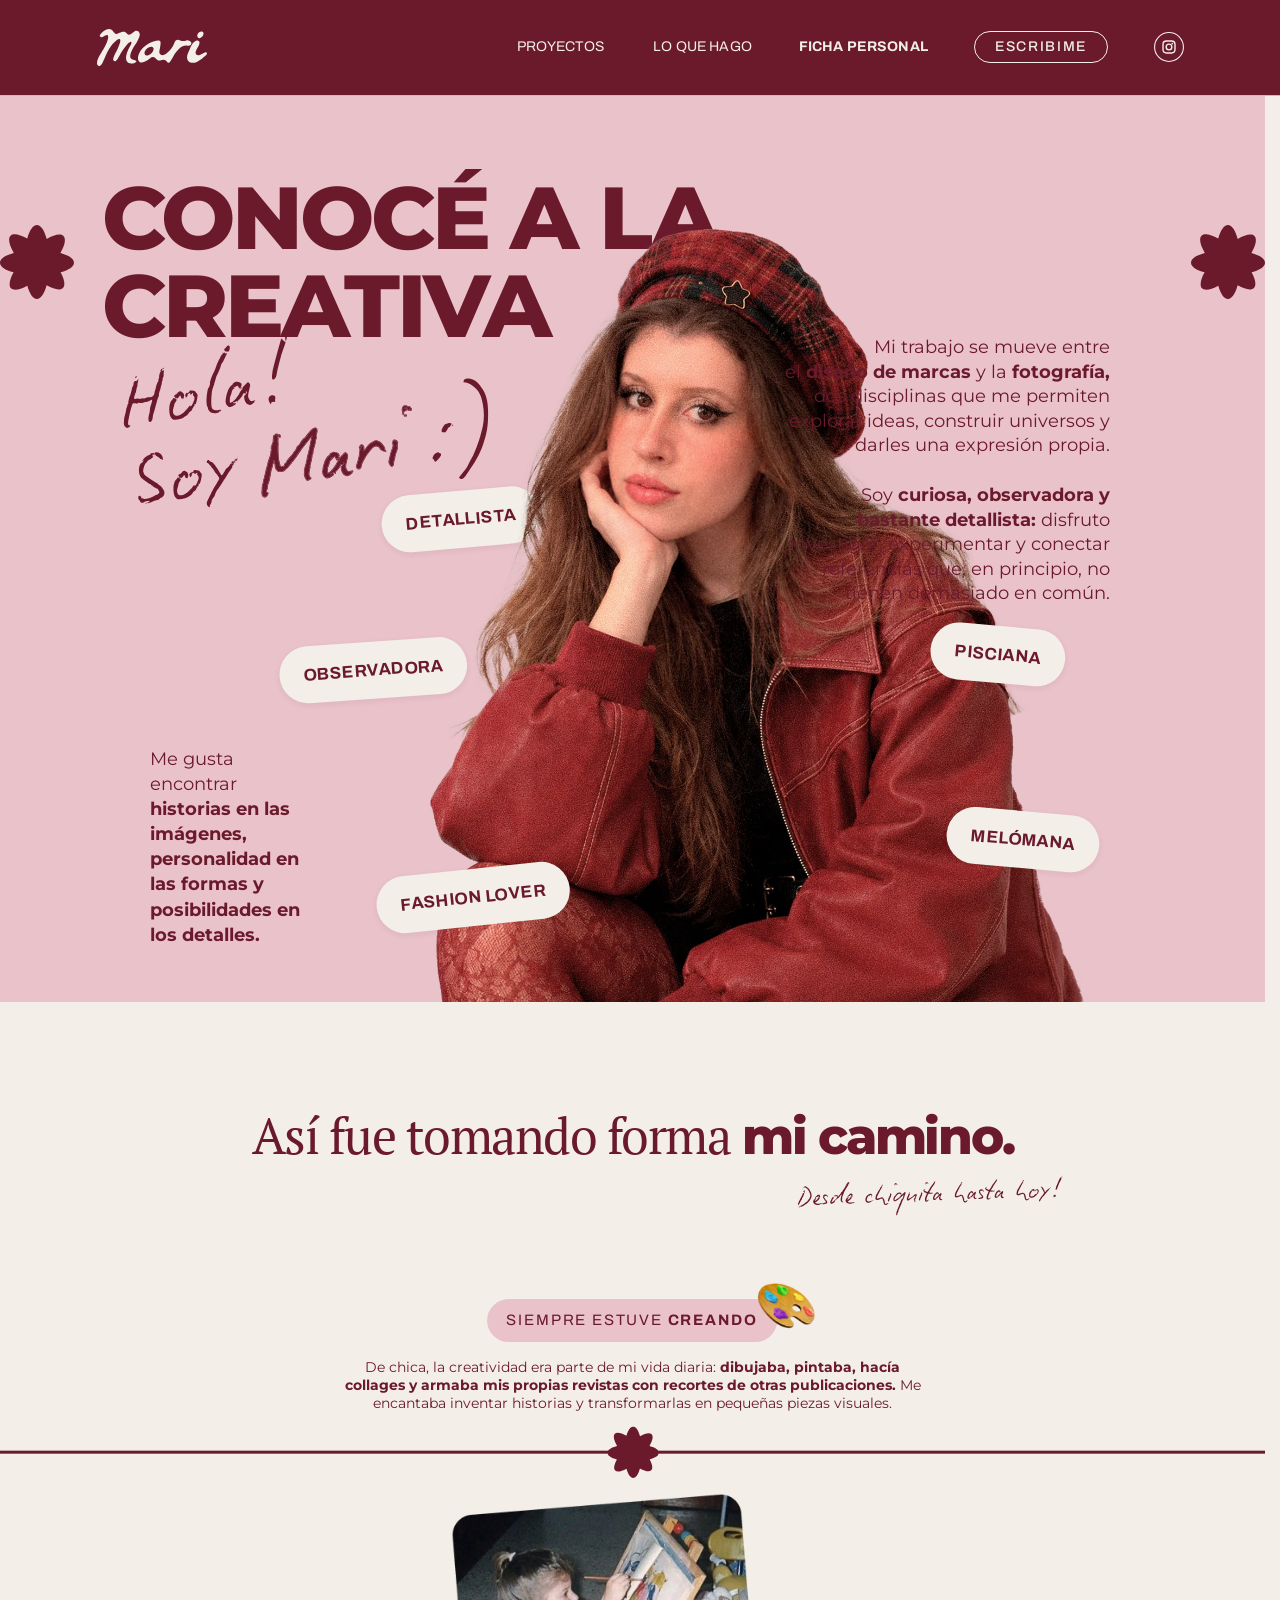
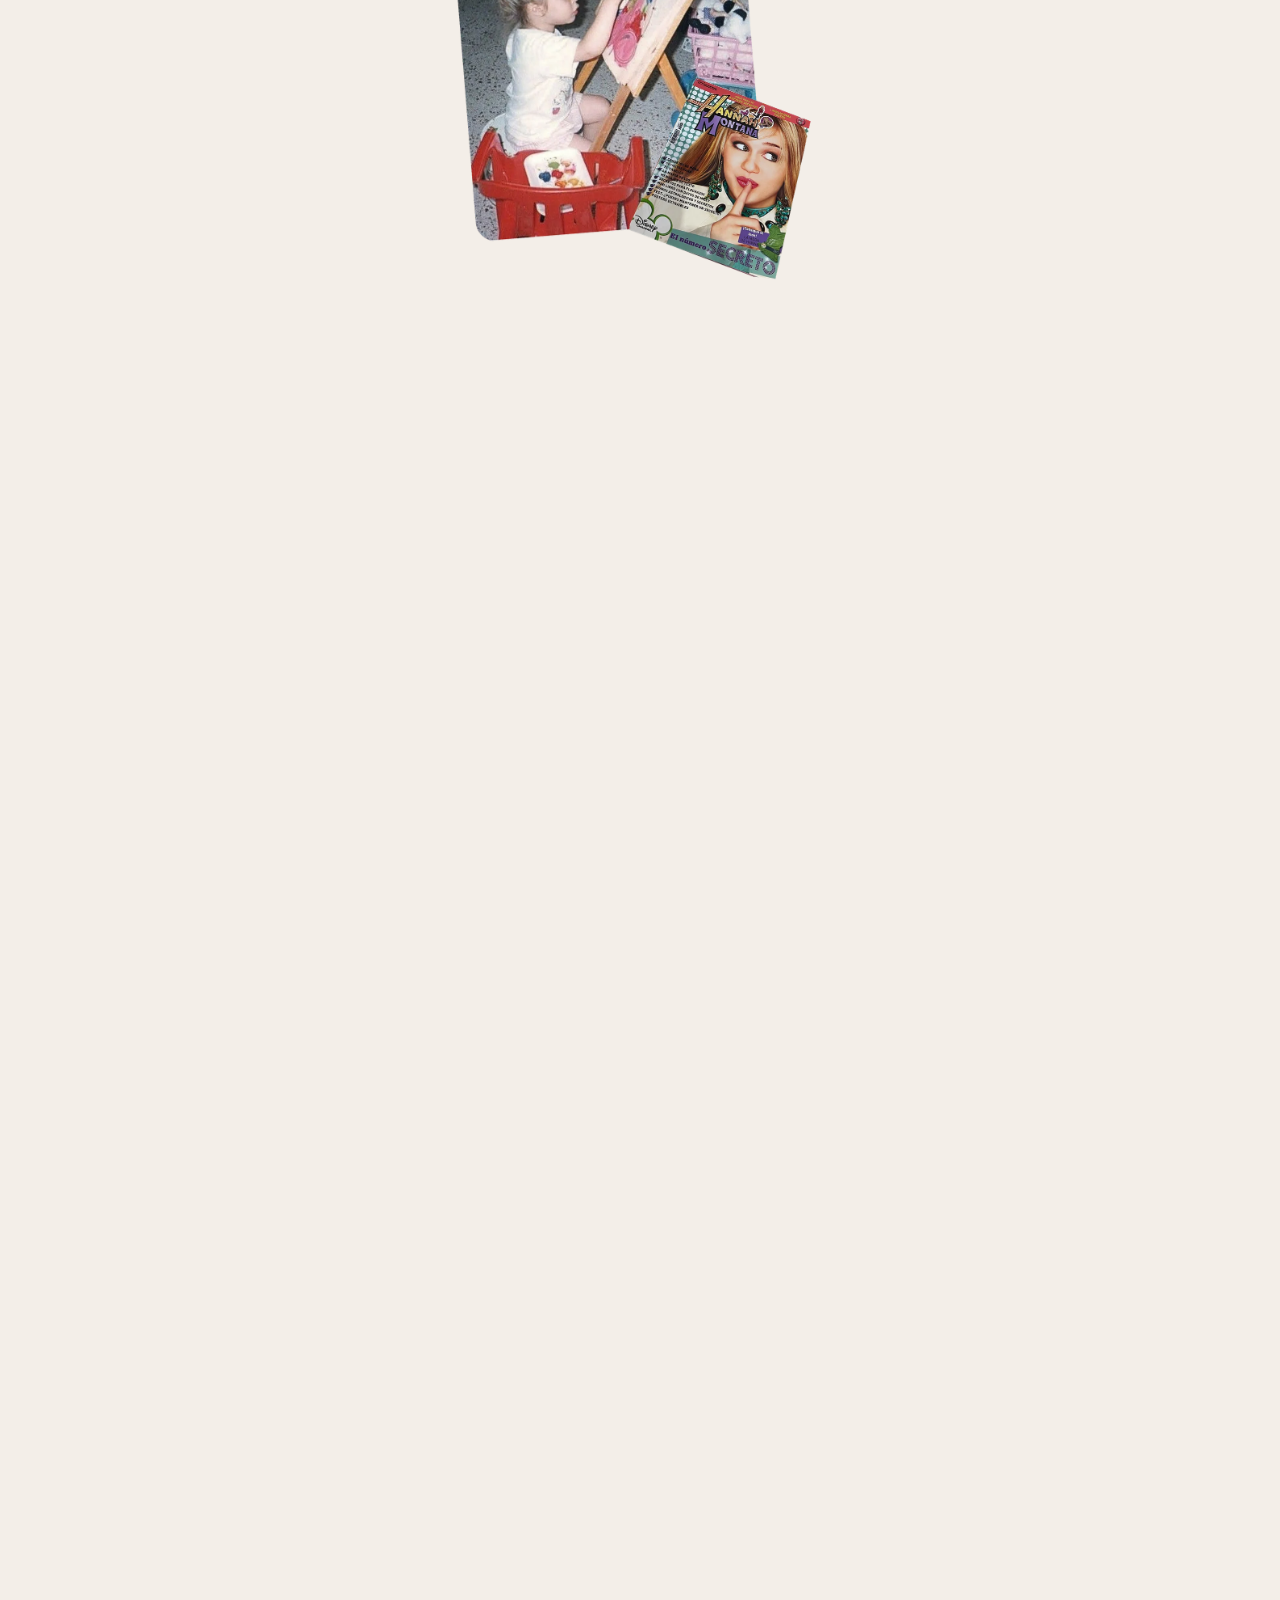
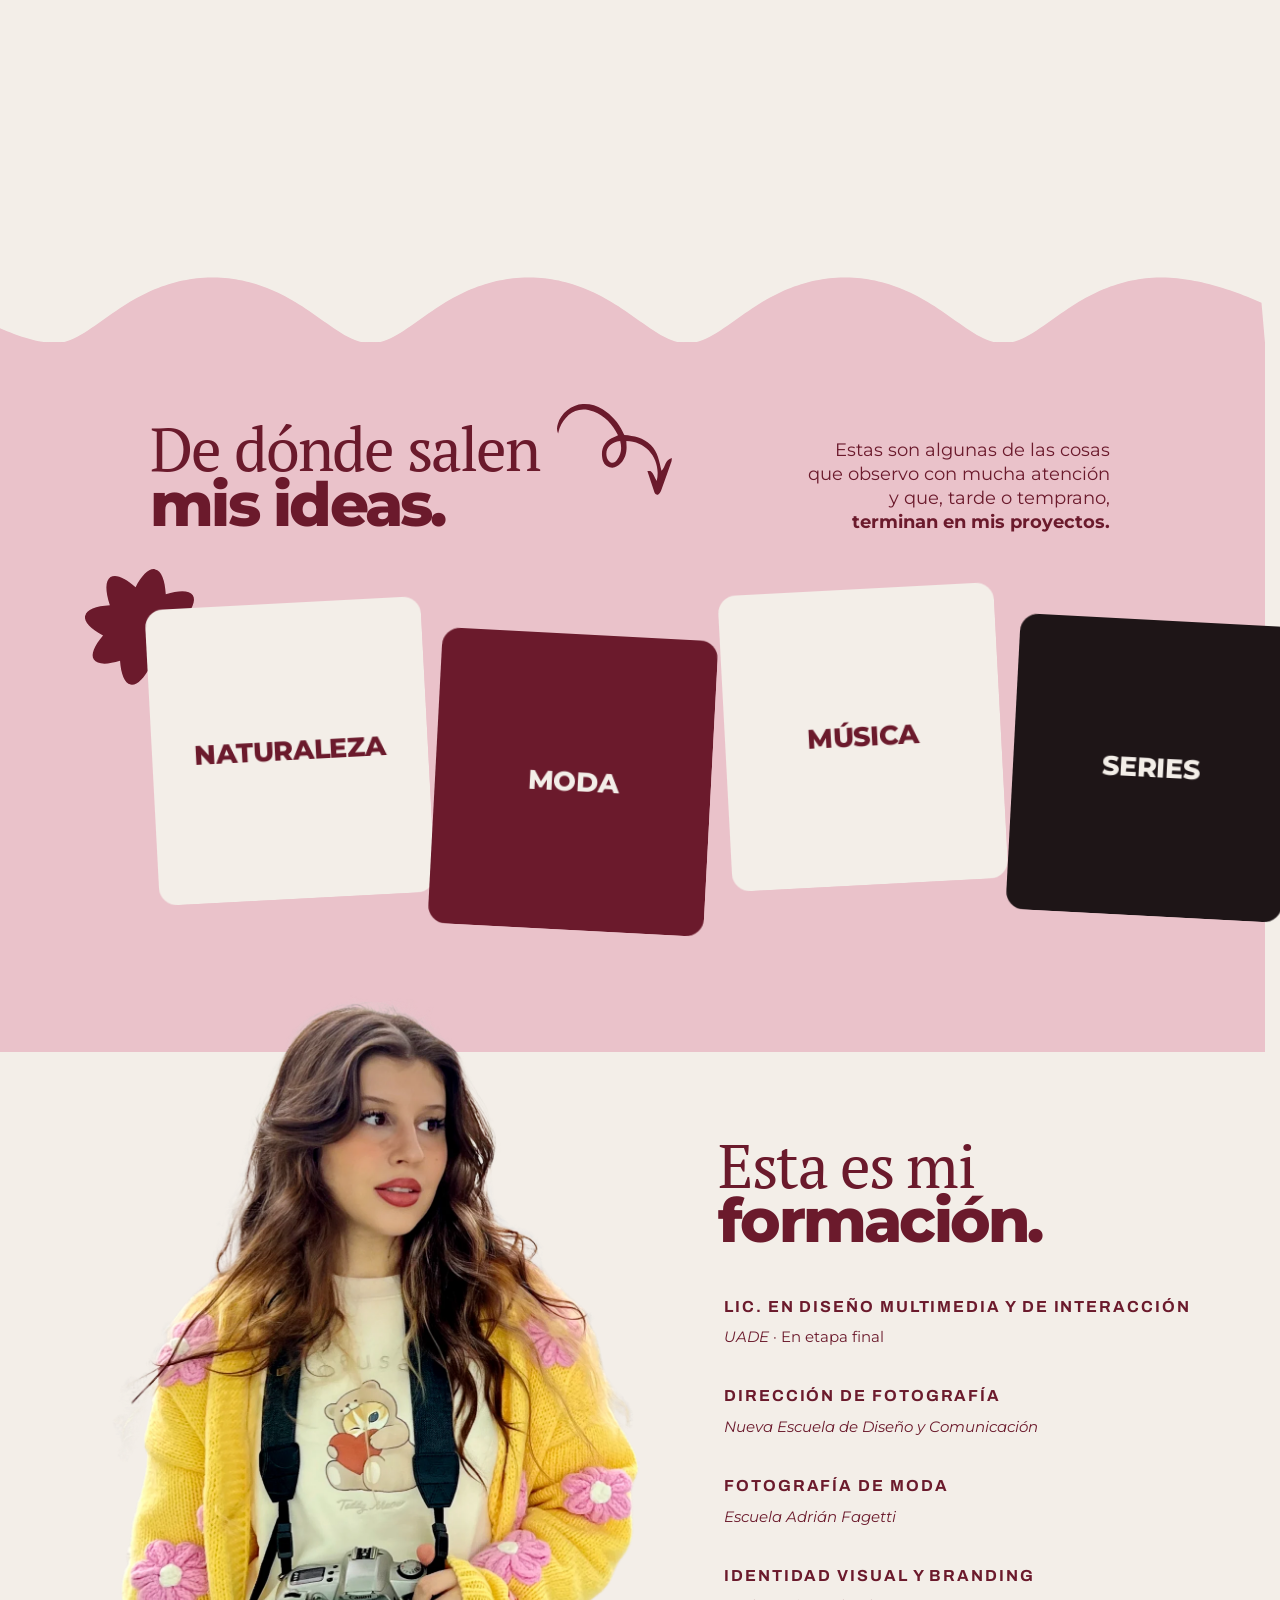
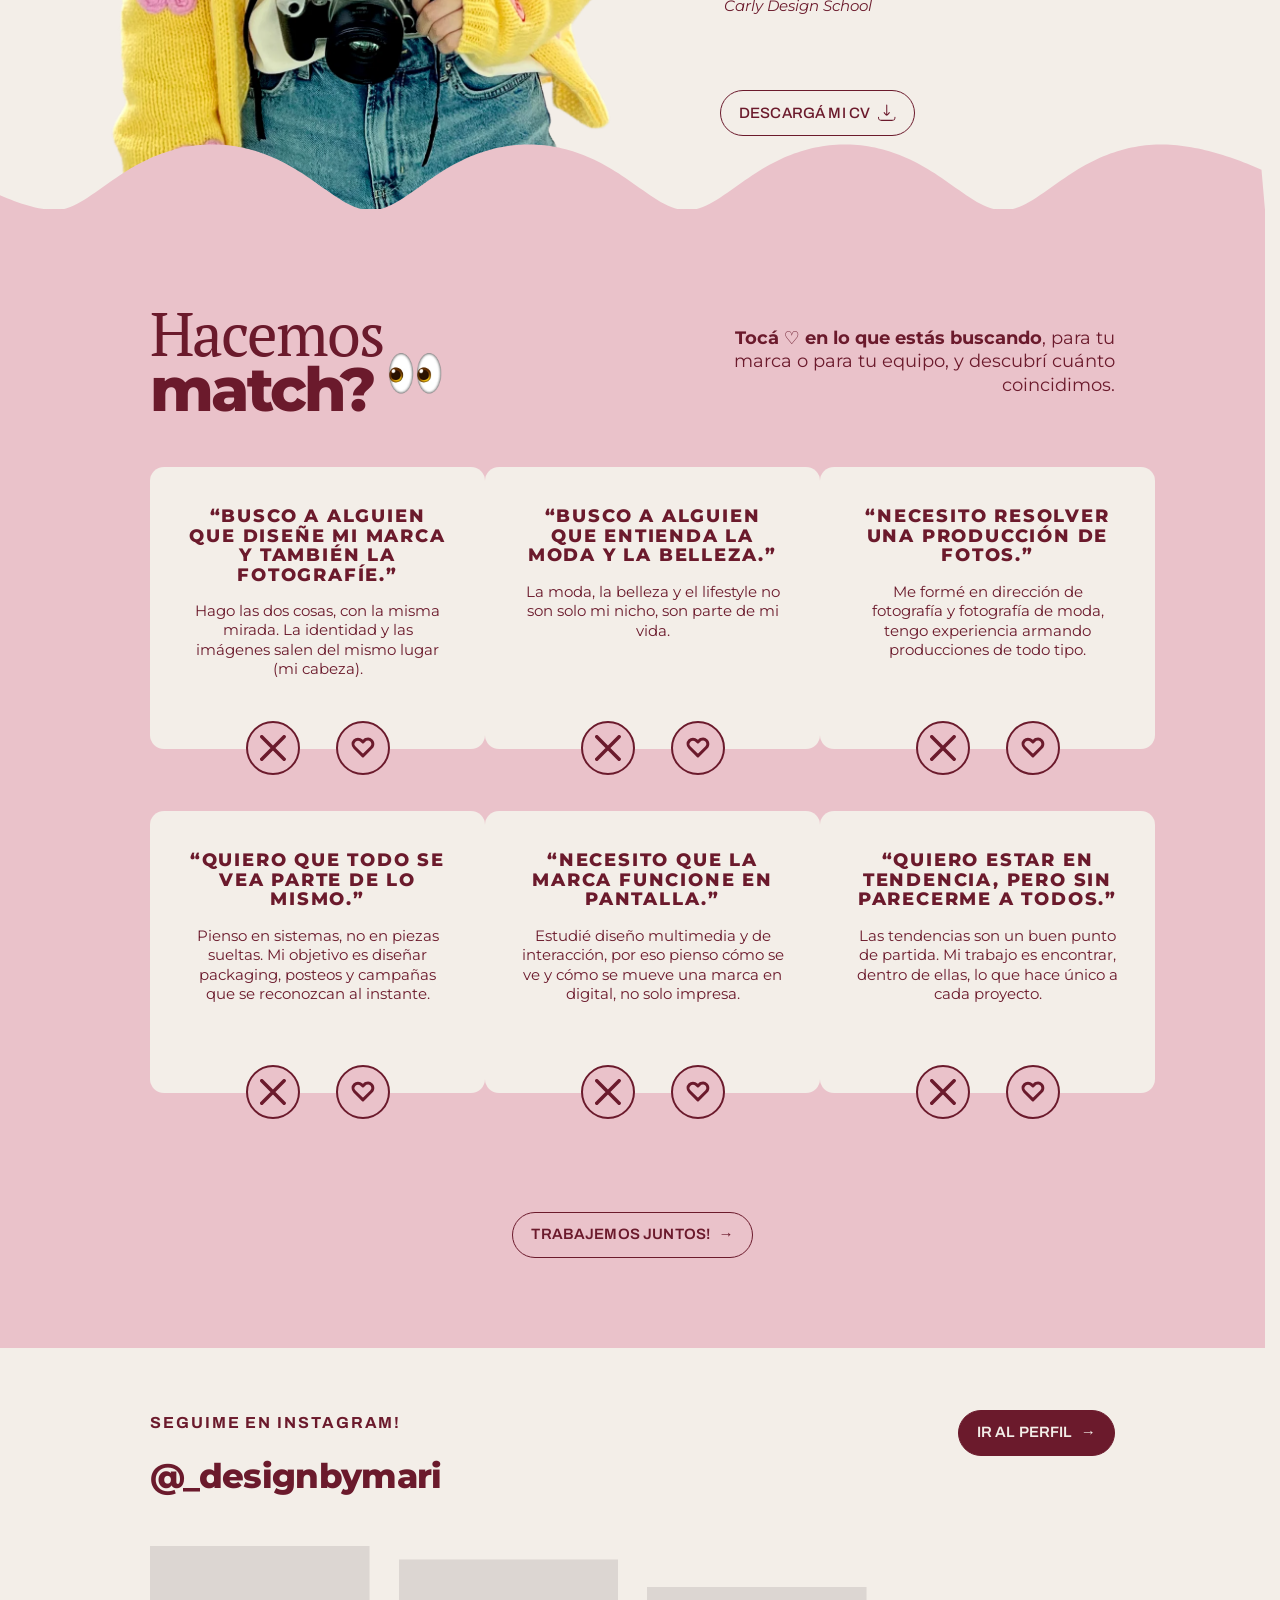
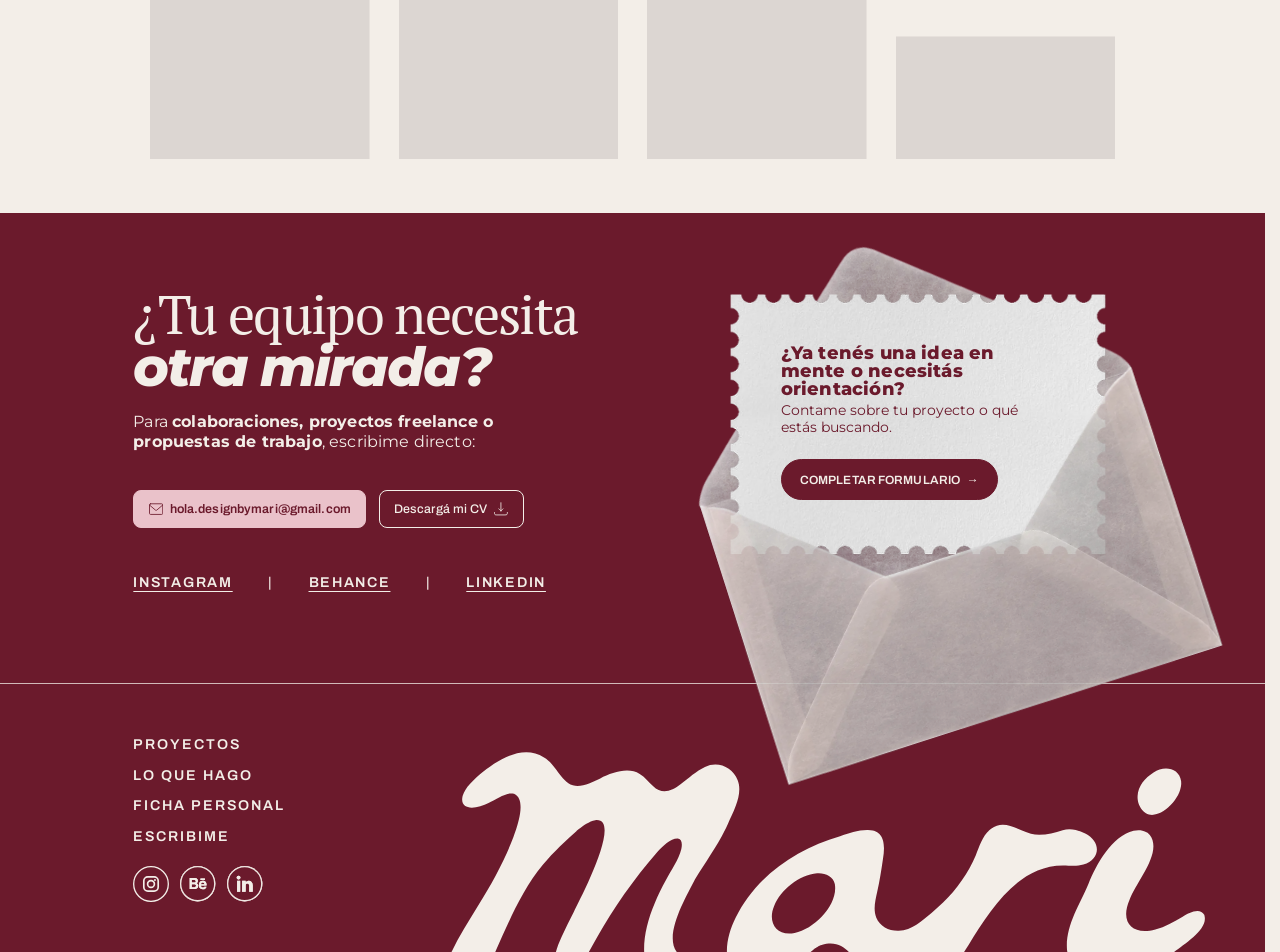
<file: ficha-horizontal.html>
<!DOCTYPE html>
<html lang="es-AR">
<head>
<meta charset="utf-8">
<meta name="viewport" content="width=device-width, initial-scale=1">
<meta name="robots" content="noindex">
<title>Ficha personal · Mari</title>
<meta name="description" content="Conocé a Mari: diseñadora de marcas y fotógrafa en Buenos Aires. Su recorrido, de dónde salen sus ideas y su formación.">
<meta property="og:title" content="Mari — Diseño de marcas y fotografía">
<meta property="og:description" content="Creando universos visuales donde se unen marca e imagen.">
<link rel="icon" href="assets/svg/favicon.svg" type="image/svg+xml">
<link rel="icon" href="assets/img/icons/favicon-32.png" type="image/png" sizes="32x32">
<link rel="apple-touch-icon" href="assets/img/icons/apple-touch-icon.png">
<script>try{if(sessionStorage.getItem('mari-loaded')==='1')document.documentElement.classList.add('is-seen')}catch(e){}if(location.hash.length>1)document.documentElement.classList.add('is-jumping')</script>
<link rel="preload" href="assets/fonts/montserrat-latin-400-normal.woff2" as="font" type="font/woff2" crossorigin>
<link rel="preload" href="assets/fonts/montserrat-latin-800-normal.woff2" as="font" type="font/woff2" crossorigin>
<link rel="preload" href="assets/fonts/pt-serif-latin-400-normal.woff2" as="font" type="font/woff2" crossorigin>
<link rel="preload" href="assets/fonts/pt-serif-latin-700-italic.woff2" as="font" type="font/woff2" crossorigin>
<link rel="preload" href="assets/fonts/archivo-latin-600-normal.woff2" as="font" type="font/woff2" crossorigin>
<link rel="preload" href="assets/fonts/archivo-latin-400-normal.woff2" as="font" type="font/woff2" crossorigin>
<link rel="preload" href="assets/fonts/archivo-latin-800-normal.woff2" as="font" type="font/woff2" crossorigin>
<link rel="stylesheet" href="assets/css/fonts.css">
<link rel="stylesheet" href="assets/css/main.css">
<style>
/* PRUEBA: línea de tiempo horizontal (solo en esta página) */
.tlh{position:relative;top:auto;background:var(--crema);color:var(--bordo);z-index:1}
@media (min-width:1024px){
  .tlh{height:100vh;overflow:hidden;--u:min(calc(100vw / 1440), calc(100vh / 860));--c:50vh}
  .tlh__head{position:absolute;left:50%;top:calc(var(--c) - 430 * var(--u));width:calc(1440 * var(--u));transform:translateX(-50%);height:calc(180 * var(--u))}
  .tlh .tl__title{top:calc(46 * var(--u));font-size:calc(56 * var(--u))}
  .tlh .tl__sub{left:calc(905 * var(--u));top:calc(118 * var(--u));width:calc(300 * var(--u))}
  /* la línea cruza la pantalla a la altura del centro; la flor queda fija en el medio */
  .tlh__line{position:absolute;left:0;right:0;top:var(--c);height:calc(3 * var(--u));background:var(--bordo);transform:translateY(-50%)}
  .tlh__flor{position:absolute;left:50%;top:var(--c);width:calc(58 * var(--u));transform:translate(-50%,-50%);fill:var(--bordo);z-index:2;display:block}
  .tlh__flor svg{width:100%;display:block}
  .tlh__view{position:absolute;inset:0}
  .tlh__track{display:flex;width:calc(var(--n) * 100%);height:100%;will-change:transform}
  .tlh__slide{flex:0 0 calc(100% / var(--n));height:100%;position:relative}
  /* arriba de la línea: el hito; abajo: sus fotos */
  .tlh__top{position:absolute;left:50%;bottom:calc(100vh - var(--c) + 44 * var(--u));width:calc(660 * var(--u));transform:translateX(-50%);text-align:center}
  .tlh .hito__text{position:static;width:auto;text-align:center!important}
  .tlh .hito__pill{font-size:calc(17 * var(--u));height:calc(48 * var(--u));padding:0 calc(22 * var(--u))}
  .tlh .hito__text p{font-size:max(13px, calc(15.5 * var(--u)));margin-top:calc(22 * var(--u))}
  .tlh__bottom{position:absolute;left:0;right:0;top:calc(var(--c) + 46 * var(--u));display:flex;justify-content:center}
  .tlh .hito__img{position:relative;width:auto}
  .tlh .hito__img > img{width:auto;max-width:calc(620 * var(--u));max-height:calc(100vh - var(--c) - 70 * var(--u))}
  /* telón: Ideas sube por encima de la línea una vez que pasaron todos los hitos */
  .ideas--telon{margin-top:-100vh}
  .tlh__slide:nth-child(4) .hito__emo{left:-66px!important;top:-6px!important}
}
@media (max-width:1023px){
  .tlh__head{padding:56px 22px 0}
  .tlh .tl__title{position:static;font-size:36px;text-align:left}
  .tlh .tl__sub{position:static;width:240px;margin-top:10px}
  .tlh__line,.tlh__flor{display:none}
  .tlh__view{padding:0 22px 72px}
  .tlh__slide{margin-top:48px}
  .tlh .hito__text{position:static;width:auto;text-align:left}
  .tlh .hito__pill{font-size:13px;height:40px;white-space:normal;padding:0 16px}
  .tlh .hito__emo,.tlh .hito__emo2,.tlh .viaje{display:none}
  .tlh .hito__img{position:static;max-width:340px;margin-top:22px}
  .tlh .hito__img > img{width:100%}
}
</style>
</head>
<body class="page-ficha">
<div class="loader" id="loader" aria-hidden="true"><svg class="loader__svg" viewBox="0 0 318 318"><g class="loader__txt"><path d="M61.0352 88.9258L64.703 84.6099C65.5796 83.5784 66.5514 82.8382 67.6185 82.3894C68.6843 81.9238 69.7591 81.7776 70.843 81.9507C71.9345 82.1148 72.9554 82.6005 73.9054 83.4079C74.8555 84.2153 75.4995 85.1444 75.8375 86.1952C76.1832 87.237 76.2168 88.3251 75.9383 89.4597C75.6584 90.5775 75.0801 91.6522 74.2036 92.6837L70.5358 96.9996L61.0352 88.9258ZM72.3062 91.2582C73.1136 90.3082 73.4932 89.3297 73.4452 88.3227C73.3958 87.299 72.9187 86.4027 72.0138 85.6338C71.109 84.8648 70.152 84.5424 69.1428 84.6664C68.1322 84.7738 67.2232 85.3024 66.4159 86.2525L64.7088 88.2612L70.5992 93.2669L72.3062 91.2582ZM74.57 77.7447L76.5816 75.828L83.1917 82.7656L81.1801 84.6822L74.57 77.7447ZM74.6543 75.8192C74.2847 76.1714 73.8814 76.3507 73.4445 76.3569C73.0076 76.3631 72.6377 76.2072 72.3346 75.8891C72.0315 75.5711 71.8937 75.194 71.921 74.7579C71.9484 74.3218 72.1469 73.9277 72.5165 73.5755C72.8862 73.2233 73.2853 73.0398 73.714 73.0249C74.1427 73.0101 74.5045 73.1574 74.7994 73.4669C75.1188 73.8022 75.269 74.1921 75.2498 74.6368C75.2225 75.0729 75.024 75.467 74.6543 75.8192ZM89.01 77.9182C88.3918 78.419 87.7277 78.8347 87.0175 79.1653C86.3 79.4868 85.6724 79.6742 85.135 79.7275L84.5991 77.5944C85.1032 77.5376 85.6466 77.3878 86.2293 77.145C86.8045 76.8931 87.3181 76.584 87.7703 76.2178C88.6838 75.4779 88.9574 74.8819 88.5912 74.4297C88.4193 74.2175 88.1714 74.1662 87.8476 74.2757C87.5237 74.3852 87.0772 74.6169 86.5082 74.9708C85.8245 75.3718 85.2356 75.673 84.7417 75.8744C84.2478 76.0759 83.7299 76.1439 83.188 76.0785C82.6553 76.0057 82.161 75.6879 81.7052 75.125C81.324 74.6545 81.1215 74.1309 81.0976 73.5543C81.0755 72.961 81.2406 72.3536 81.5929 71.7321C81.9544 71.1031 82.4904 70.5008 83.2009 69.9254C83.7268 69.4994 84.2968 69.1371 84.9106 68.8385C85.5263 68.5233 86.087 68.3289 86.5928 68.2554L87.1174 70.3746C86.1634 70.5361 85.2988 70.9308 84.5237 71.5586C84.0624 71.9323 83.7687 72.2771 83.6426 72.5931C83.5166 72.9091 83.5357 73.1687 83.7002 73.3717C83.887 73.6023 84.1424 73.6629 84.4662 73.5534C84.7901 73.4439 85.2579 73.2102 85.8695 72.8523C86.5607 72.4605 87.1487 72.1677 87.6334 71.9737C88.1106 71.7706 88.6155 71.7054 89.1482 71.7782C89.6809 71.851 90.1677 72.1596 90.6086 72.704C90.9823 73.1654 91.1765 73.6881 91.1911 74.2722C91.2058 74.8562 91.0277 75.4665 90.657 76.103C90.288 76.7227 89.739 77.3278 89.01 77.9182ZM100.538 63.79C100.557 63.8199 100.678 64.0391 100.899 64.4475L94.8076 68.3778C95.2392 68.8059 95.7529 69.0326 96.3487 69.058C96.9444 69.0834 97.5466 68.8997 98.1553 68.507C98.5743 68.2366 98.9049 67.9386 99.1469 67.6128C99.3924 67.2707 99.568 66.8748 99.6735 66.4251L101.785 66.9706C101.587 68.3279 100.759 69.4765 99.3025 70.4164C98.3946 71.0023 97.4787 71.3459 96.555 71.4473C95.6248 71.5388 94.7673 71.3926 93.9826 71.0086C93.1979 70.6247 92.548 70.0336 92.033 69.2354C91.5244 68.4472 91.2519 67.6197 91.2155 66.753C91.1826 65.8698 91.3777 65.0443 91.8009 64.2767C92.2277 63.4926 92.8451 62.8398 93.6533 62.3183C94.4415 61.8097 95.2644 61.5191 96.1218 61.4463C96.9792 61.3735 97.7936 61.5405 98.5648 61.9473C99.3395 62.3376 99.9973 62.9519 100.538 63.79ZM94.8078 64.0747C94.279 64.4159 93.9316 64.852 93.7655 65.3831C93.5995 65.9142 93.6439 66.4649 93.8989 67.0352L97.8649 64.4762C97.4567 64.0188 96.9765 63.7564 96.4242 63.6888C95.8654 63.6113 95.3266 63.7399 94.8078 64.0747ZM107.229 54.6646C108.297 54.146 109.312 54.0489 110.275 54.3734C111.248 54.6928 112.041 55.4827 112.653 56.7431L115.049 61.678L112.55 62.8916L110.34 58.3412C110.008 57.6576 109.612 57.2229 109.153 57.0369C108.688 56.8403 108.172 56.8795 107.606 57.1544C106.976 57.4604 106.57 57.9017 106.388 58.4785C106.2 59.0445 106.294 59.7121 106.667 60.4812L108.736 64.7431L106.237 65.9567L102.051 57.3367L104.439 56.1775L104.929 57.1869C105.084 56.663 105.36 56.1856 105.758 55.7548C106.151 55.3132 106.641 54.9499 107.229 54.6646ZM107.162 53.5486C106.873 53.6886 106.591 53.7597 106.315 53.7618C106.044 53.748 105.729 53.7098 105.368 53.6472C105.135 53.602 104.944 53.5759 104.796 53.5689C104.658 53.5566 104.535 53.5765 104.429 53.6283C104.204 53.7372 104.062 53.9055 104.001 54.1332C103.934 54.3501 103.966 54.6054 104.095 54.899L102.829 55.5136C102.503 54.7875 102.405 54.1358 102.534 53.5585C102.668 52.9652 103.013 52.5338 103.568 52.2641C103.846 52.1293 104.12 52.0687 104.391 52.0825C104.667 52.0804 104.993 52.1134 105.37 52.1815C105.603 52.2267 105.788 52.2554 105.926 52.2676C106.075 52.2747 106.202 52.2523 106.309 52.2004C106.523 52.0967 106.663 51.9363 106.729 51.7194C106.801 51.4865 106.777 51.234 106.658 50.9618L107.924 50.3472C108.24 51.0519 108.328 51.6955 108.188 52.278C108.059 52.8554 107.717 53.2789 107.162 53.5486ZM123.425 58.5736C122.47 58.8984 121.543 58.994 120.645 58.8604C119.754 58.7117 118.974 58.3559 118.306 57.7928C117.639 57.2298 117.152 56.4986 116.846 55.5992C116.54 54.6998 116.481 53.8233 116.667 52.9699C116.854 52.1164 117.256 51.3649 117.876 50.7153C118.503 50.0508 119.294 49.556 120.25 49.2312C121.205 48.9064 122.129 48.8183 123.019 48.967C123.906 49.1044 124.684 49.4547 125.352 50.0177C126.02 50.5808 126.507 51.312 126.812 52.2114C127.118 53.1107 127.178 53.9872 126.991 54.8407C126.805 55.6942 126.404 56.4513 125.788 57.1121C125.169 57.7616 124.381 58.2488 123.425 58.5736ZM122.692 56.4151C123.366 56.1858 123.841 55.7737 124.115 55.1788C124.397 54.5688 124.408 53.8815 124.148 53.1171C123.888 52.3526 123.462 51.82 122.871 51.5194C122.287 51.2037 121.658 51.1604 120.983 51.3897C120.309 51.619 119.831 52.0387 119.549 52.6486C119.263 53.2474 119.251 53.929 119.51 54.6935C119.77 55.4579 120.198 55.9961 120.793 56.308C121.384 56.6087 122.017 56.6444 122.692 56.4151ZM146.256 39.7364L148.141 52.8172L145.514 53.1956L145.357 52.1026C144.794 53.0235 143.866 53.5771 142.573 53.7633C141.68 53.892 140.84 53.809 140.054 53.5144C139.279 53.2181 138.633 52.7293 138.115 52.0482C137.597 51.367 137.268 50.5387 137.127 49.5632C136.986 48.5877 137.069 47.7001 137.373 46.9005C137.678 46.1008 138.16 45.4495 138.819 44.9466C139.49 44.4421 140.273 44.1254 141.166 43.9968C142.376 43.8224 143.377 44.068 144.169 44.7338L143.506 40.1326L146.256 39.7364ZM142.724 51.4382C143.417 51.3383 143.959 51.0203 144.35 50.4842C144.739 49.9363 144.876 49.2627 144.76 48.4635C144.645 47.6644 144.325 47.0627 143.799 46.6586C143.271 46.2428 142.66 46.0848 141.967 46.1847C141.262 46.2863 140.715 46.6111 140.326 47.1589C139.935 47.6951 139.797 48.3628 139.912 49.1619C140.028 49.9611 140.349 50.5686 140.877 50.9845C141.403 51.3886 142.018 51.5398 142.724 51.4382ZM161.732 47.3936C161.733 47.4292 161.721 47.6789 161.695 48.1426L154.448 48.3008C154.592 48.8916 154.91 49.3537 155.405 49.6874C155.899 50.021 156.508 50.1799 157.232 50.1641C157.731 50.1532 158.169 50.0724 158.545 49.9217C158.934 49.7588 159.291 49.5135 159.616 49.1857L161.129 50.7561C160.249 51.8086 158.943 52.3537 157.21 52.3916C156.129 52.4151 155.169 52.2282 154.329 51.8309C153.489 51.4217 152.835 50.848 152.367 50.11C151.9 49.3719 151.656 48.5281 151.635 47.5784C151.615 46.6405 151.816 45.7929 152.239 45.0354C152.673 44.2658 153.272 43.6648 154.034 43.2325C154.809 42.788 155.677 42.5553 156.638 42.5343C157.576 42.5138 158.429 42.6971 159.198 43.0841C159.966 43.4712 160.573 44.0399 161.017 44.7904C161.472 45.5287 161.711 46.3964 161.732 47.3936ZM156.702 44.6351C156.073 44.6489 155.548 44.8385 155.129 45.2039C154.709 45.5694 154.458 46.0618 154.377 46.6812L159.096 46.5782C158.988 45.9748 158.716 45.4997 158.281 45.1529C157.845 44.7943 157.319 44.6216 156.702 44.6351ZM186.103 45.4615C187.282 45.683 188.15 46.2085 188.707 47.0381C189.278 47.8582 189.433 48.9626 189.172 50.3513L188.159 55.7428L185.428 55.2296L186.362 50.2583C186.502 49.5114 186.449 48.9275 186.202 48.5065C185.969 48.0761 185.566 47.8071 184.994 47.6997C184.352 47.5791 183.805 47.6937 183.353 48.0437C182.903 48.382 182.601 48.9595 182.447 49.7764L181.559 54.5027L178.829 53.9896L179.763 49.0183C180.041 47.5362 179.585 46.6833 178.395 46.4596C177.765 46.3412 177.223 46.457 176.771 46.807C176.321 47.1452 176.019 47.7228 175.866 48.5397L174.977 53.266L172.247 52.7529L174.016 43.3353L176.625 43.8254L176.421 44.9107C176.845 44.5797 177.328 44.3563 177.869 44.2405C178.422 44.127 179.002 44.1272 179.609 44.2412C180.274 44.3662 180.85 44.6133 181.337 44.9826C181.825 45.3402 182.186 45.8006 182.418 46.3638C182.895 45.9461 183.451 45.6578 184.085 45.499C184.73 45.3424 185.403 45.3299 186.103 45.4615ZM199.107 48.7786C200.51 49.2634 201.471 49.9724 201.99 50.9056C202.513 51.8276 202.542 52.962 202.077 54.3088L200.291 59.4769L197.833 58.6276L198.223 57.4997C197.438 58.1707 196.372 58.2736 195.026 57.8082C194.33 57.5677 193.764 57.2405 193.33 56.8264C192.906 56.4162 192.631 55.9569 192.505 55.4486C192.38 54.9403 192.408 54.4224 192.59 53.8949C192.881 53.0532 193.424 52.4996 194.219 52.2342C195.026 51.9727 196.091 52.0707 197.415 52.5284L199.503 53.2497C199.701 52.6774 199.678 52.1796 199.435 51.7563C199.195 51.3218 198.728 50.9844 198.032 50.7439C197.549 50.5772 197.045 50.4909 196.52 50.4851C196.009 50.472 195.547 50.5383 195.132 50.684L194.823 48.5232C195.437 48.346 196.12 48.2802 196.87 48.326C197.632 48.3757 198.377 48.5266 199.107 48.7786ZM196.293 56.2675C196.742 56.4226 197.175 56.4593 197.593 56.3775C198.014 56.2845 198.368 56.0612 198.654 55.7075L198.973 54.7817L197.172 54.1592C196.095 53.7869 195.434 53.9542 195.19 54.6613C195.073 54.998 195.109 55.3119 195.298 55.6031C195.501 55.887 195.833 56.1084 196.293 56.2675ZM210.2 54.5675C210.697 54.2872 211.248 54.1566 211.854 54.1759C212.471 54.2002 213.114 54.3671 213.781 54.6767L212.703 57.0037C212.433 56.8523 212.249 56.7541 212.152 56.7092C211.43 56.3746 210.77 56.3171 210.171 56.5366C209.577 56.7455 209.092 57.2539 208.718 58.0618L206.815 62.1663L204.294 60.9977L208.324 52.304L210.732 53.4202L210.2 54.5675ZM216.595 67.4693C215.714 66.9546 215.023 66.3113 214.525 65.5395C214.043 64.7633 213.791 63.9355 213.768 63.056C213.755 62.1824 213.988 61.3355 214.467 60.515C214.946 59.6945 215.569 59.075 216.335 58.6563C217.112 58.2436 217.954 58.0612 218.861 58.1092C219.784 58.1529 220.687 58.4321 221.569 58.9468C222.44 59.4555 223.092 60.0829 223.522 60.8292C223.969 61.5711 224.144 62.3673 224.046 63.2178L221.601 63.1315C221.613 62.1212 221.214 61.3797 220.404 60.9069C219.779 60.5419 219.141 60.4448 218.491 60.6156C217.842 60.7865 217.311 61.2257 216.898 61.9333C216.485 62.641 216.364 63.3196 216.534 63.9692C216.705 64.6188 217.104 65.1262 217.729 65.4912C218.55 65.97 219.391 65.9526 220.255 65.439L221.524 67.5405C220.843 68.0234 220.067 68.2579 219.195 68.2441C218.334 68.2362 217.467 67.978 216.595 67.4693ZM232.118 65.8389C233.308 66.7255 234.01 67.6921 234.222 68.7387C234.442 69.7758 234.126 70.8657 233.275 72.0085L230.009 76.3938L227.923 74.8404L228.636 73.8834C227.685 74.2855 226.638 74.061 225.495 73.2099C224.905 72.7701 224.465 72.2871 224.176 71.7609C223.896 71.2417 223.774 70.7208 223.807 70.1983C223.841 69.6757 224.025 69.1906 224.358 68.743C224.89 68.0288 225.575 67.6656 226.414 67.6533C227.261 67.6481 228.247 68.064 229.371 68.9009L231.142 70.2202C231.504 69.7345 231.633 69.2532 231.529 68.7762C231.433 68.2897 231.089 67.8265 230.499 67.3868C230.089 67.0818 229.635 66.847 229.136 66.6824C228.653 66.5154 228.192 66.4386 227.753 66.4519L228.112 64.2991C228.751 64.316 229.421 64.4598 230.123 64.7306C230.834 65.0085 231.499 65.3779 232.118 65.8389ZM227.169 72.125C227.55 72.4087 227.952 72.5748 228.375 72.6232C228.805 72.6622 229.21 72.5563 229.589 72.3057L230.174 71.5201L228.646 70.3817C227.731 69.7008 227.051 69.6603 226.604 70.2602C226.391 70.5459 226.33 70.856 226.422 71.1906C226.53 71.5227 226.779 71.8341 227.169 72.125ZM235.626 81.3569C235.043 80.8161 234.537 80.2176 234.109 79.5617C233.689 78.897 233.414 78.3024 233.285 77.778L235.321 76.9447C235.449 77.4356 235.674 77.9522 235.997 78.4945C236.328 79.0281 236.707 79.4927 237.134 79.8883C237.996 80.6875 238.625 80.8737 239.02 80.447C239.206 80.2467 239.221 79.9941 239.067 79.689C238.913 79.384 238.62 78.975 238.189 78.4619C237.695 77.8421 237.313 77.302 237.043 76.8417C236.774 76.3813 236.633 75.8783 236.621 75.3326C236.617 74.795 236.862 74.2606 237.354 73.7295C237.766 73.2853 238.255 73.0105 238.823 72.905C239.407 72.7989 240.032 72.8761 240.697 73.1366C241.371 73.4051 242.043 73.8502 242.714 74.4718C243.21 74.9319 243.649 75.4446 244.032 76.0099C244.432 76.5745 244.704 77.102 244.848 77.5922L242.825 78.4124C242.53 77.491 242.016 76.6912 241.285 76.0131C240.849 75.6095 240.466 75.3677 240.136 75.2878C239.805 75.2079 239.551 75.2637 239.373 75.4553C239.171 75.673 239.148 75.9344 239.302 76.2394C239.456 76.5444 239.754 76.9743 240.195 77.5289C240.681 78.1575 241.054 78.6979 241.315 79.1502C241.584 79.5937 241.72 80.0843 241.724 80.6219C241.727 81.1595 241.491 81.6852 241.015 82.199C240.611 82.6344 240.121 82.9008 239.545 82.9982C238.969 83.0957 238.34 83.0061 237.657 82.7294C236.991 82.4522 236.314 81.9946 235.626 81.3569ZM249.513 90.8696C249.198 90.4831 249.06 90.0597 249.098 89.5994C249.144 89.1484 249.37 88.7578 249.775 88.4276C250.18 88.0975 250.603 87.9592 251.045 88.0126C251.496 88.0585 251.883 88.2793 252.205 88.6751C252.528 89.0708 252.666 89.4942 252.62 89.9453C252.584 90.3889 252.363 90.7757 251.958 91.1058C251.553 91.436 251.125 91.5781 250.674 91.5321C250.223 91.4862 249.836 91.2654 249.513 90.8696ZM264.73 100.576L261.888 102.244L264.808 107.221L262.811 108.393L259.89 103.415L255.973 105.714L254.513 103.225L265.267 96.9161L270.034 105.043L268.037 106.215L264.73 100.576ZM262.527 118.481C262.119 117.558 261.942 116.643 261.995 115.737C262.064 114.836 262.35 114.029 262.852 113.313C263.353 112.598 264.038 112.048 264.907 111.664C265.776 111.28 266.644 111.143 267.51 111.253C268.377 111.363 269.161 111.698 269.863 112.258C270.581 112.823 271.143 113.568 271.552 114.491C271.96 115.414 272.129 116.326 272.06 117.226C272.002 118.122 271.722 118.927 271.22 119.642C270.718 120.358 270.033 120.907 269.164 121.291C268.296 121.676 267.428 121.813 266.561 121.703C265.695 121.592 264.905 121.26 264.192 120.705C263.49 120.146 262.935 119.404 262.527 118.481ZM264.612 117.559C264.9 118.211 265.353 118.647 265.97 118.868C266.602 119.094 267.288 119.044 268.026 118.718C268.765 118.391 269.257 117.92 269.505 117.304C269.767 116.695 269.755 116.064 269.467 115.413C269.178 114.761 268.718 114.322 268.086 114.095C267.464 113.864 266.784 113.912 266.045 114.238C265.307 114.565 264.809 115.038 264.551 115.658C264.304 116.274 264.324 116.908 264.612 117.559ZM268.451 132.341C268.175 132.142 267.925 131.867 267.7 131.515C267.49 131.171 267.318 130.79 267.183 130.372C266.835 129.286 266.842 128.355 267.204 127.578C267.57 126.813 268.29 126.258 269.364 125.913L273.112 124.712L272.661 123.304L274.697 122.651L275.148 124.059L277.37 123.347L278.218 125.993L275.996 126.705L276.725 128.978L274.689 129.63L273.961 127.358L270.246 128.548C269.862 128.671 269.593 128.864 269.44 129.125C269.301 129.394 269.29 129.709 269.406 130.071C269.54 130.489 269.768 130.809 270.088 131.03L268.451 132.341ZM269.645 139.897C269.432 138.911 269.442 137.979 269.677 137.102C269.926 136.234 270.369 135.5 271.004 134.9C271.64 134.301 272.421 133.901 273.35 133.699C274.278 133.498 275.156 133.539 275.982 133.821C276.809 134.103 277.51 134.589 278.085 135.279C278.673 135.977 279.075 136.82 279.289 137.806C279.503 138.792 279.485 139.72 279.236 140.588C278.998 141.453 278.562 142.186 277.926 142.785C277.291 143.385 276.509 143.785 275.581 143.987C274.652 144.188 273.775 144.147 272.948 143.865C272.121 143.582 271.415 143.098 270.828 142.411C270.254 141.721 269.859 140.884 269.645 139.897ZM271.873 139.414C272.024 140.11 272.38 140.629 272.94 140.969C273.514 141.318 274.195 141.407 274.984 141.236C275.773 141.065 276.351 140.703 276.717 140.15C277.097 139.606 277.212 138.985 277.061 138.289C276.91 137.593 276.547 137.07 275.973 136.721C275.411 136.369 274.735 136.278 273.946 136.45C273.157 136.621 272.574 136.984 272.196 137.54C271.83 138.093 271.722 138.718 271.873 139.414ZM281.895 157.606L273.945 158.286C272.194 158.436 270.853 158.092 269.924 157.254C268.994 156.415 268.454 155.121 268.304 153.37C268.225 152.447 268.263 151.562 268.417 150.715C268.571 149.867 268.837 149.153 269.217 148.573L271.298 149.503C271.002 149.933 270.785 150.464 270.648 151.096C270.5 151.728 270.452 152.352 270.504 152.967C270.586 153.925 270.865 154.611 271.342 155.023C271.807 155.448 272.478 155.623 273.353 155.548L273.761 155.513C272.907 154.859 272.424 153.887 272.314 152.598C272.239 151.722 272.36 150.902 272.675 150.136C273.004 149.381 273.499 148.76 274.161 148.275C274.822 147.789 275.609 147.507 276.52 147.429C277.431 147.351 278.253 147.495 278.988 147.862C279.722 148.228 280.31 148.756 280.75 149.445C281.203 150.145 281.467 150.933 281.542 151.808C281.661 153.192 281.295 154.284 280.446 155.084L281.67 154.979L281.895 157.606ZM274.633 152.954C274.695 153.687 274.959 154.266 275.425 154.691C275.903 155.127 276.491 155.315 277.189 155.255C277.887 155.196 278.429 154.911 278.814 154.401C279.213 153.902 279.38 153.286 279.318 152.553C279.255 151.819 278.984 151.235 278.506 150.799C278.04 150.362 277.458 150.173 276.759 150.233C276.061 150.293 275.514 150.578 275.117 151.089C274.731 151.598 274.57 152.22 274.633 152.954ZM280.873 165.534C281.332 165.873 281.676 166.323 281.906 166.884C282.136 167.457 282.246 168.112 282.236 168.848L279.671 168.813C279.699 168.505 279.714 168.297 279.715 168.191C279.726 167.395 279.509 166.769 279.064 166.311C278.631 165.854 277.969 165.62 277.078 165.608L272.555 165.546L272.592 162.768L282.174 162.898L282.138 165.552L280.873 165.534ZM281.555 177.038C281.386 178.512 280.901 179.604 280.102 180.313C279.315 181.023 278.214 181.296 276.799 181.133L271.366 180.508L271.664 177.924L272.85 178.061C272.025 177.44 271.694 176.422 271.857 175.006C271.941 174.275 272.138 173.652 272.448 173.138C272.757 172.636 273.146 172.268 273.615 172.035C274.084 171.802 274.596 171.718 275.151 171.782C276.035 171.884 276.693 172.294 277.124 173.013C277.554 173.744 277.689 174.805 277.529 176.197L277.276 178.391C277.877 178.461 278.358 178.331 278.719 178.002C279.092 177.674 279.32 177.145 279.404 176.413C279.463 175.906 279.438 175.395 279.33 174.881C279.232 174.379 279.067 173.942 278.835 173.569L280.878 172.8C281.184 173.361 281.396 174.013 281.513 174.756C281.63 175.51 281.644 176.271 281.555 177.038ZM273.635 175.91C273.581 176.382 273.639 176.813 273.809 177.203C273.991 177.595 274.285 177.891 274.692 178.094L275.666 178.206L275.884 176.313C276.014 175.18 275.708 174.571 274.965 174.486C274.611 174.445 274.312 174.548 274.068 174.795C273.835 175.055 273.691 175.427 273.635 175.91ZM279.258 189.712L278.736 192.114L276.647 191.66L277.154 189.328L270.088 187.792L270.678 185.077L277.745 186.613L278.059 185.168L280.147 185.622L279.833 187.067L280.251 187.158C281.318 187.39 282.097 187.887 282.588 188.65C283.076 189.424 283.195 190.386 282.945 191.535C282.857 191.941 282.727 192.314 282.556 192.653C282.394 193.007 282.205 193.288 281.99 193.496L280.178 192.355C280.467 192.09 280.657 191.748 280.747 191.33C280.926 190.506 280.563 189.996 279.658 189.799L279.258 189.712ZM277.677 197.362L276.87 200.021L267.7 197.239L268.507 194.58L277.677 197.362ZM280.676 200.543L279.808 203.406L278.289 199.577L278.92 197.497L280.676 200.543ZM273.922 208.576C273.37 209.954 272.615 210.88 271.658 211.354C270.712 211.832 269.578 211.806 268.255 211.276L263.179 209.243L264.146 206.829L265.253 207.273C264.621 206.457 264.57 205.387 265.099 204.065C265.373 203.381 265.727 202.832 266.162 202.418C266.592 202.015 267.064 201.762 267.578 201.661C268.091 201.56 268.607 201.613 269.125 201.82C269.952 202.151 270.479 202.721 270.706 203.528C270.928 204.346 270.779 205.405 270.258 206.706L269.437 208.756C269.999 208.981 270.497 208.983 270.932 208.76C271.377 208.542 271.737 208.091 272.011 207.408C272.2 206.934 272.311 206.435 272.342 205.91C272.38 205.4 272.336 204.935 272.21 204.514L274.383 204.31C274.531 204.932 274.564 205.616 274.482 206.364C274.395 207.122 274.209 207.86 273.922 208.576ZM266.577 205.405C266.401 205.846 266.343 206.277 266.405 206.698C266.477 207.123 266.683 207.487 267.023 207.789L267.932 208.154L268.641 206.384C269.064 205.326 268.929 204.658 268.235 204.38C267.904 204.248 267.589 204.268 267.289 204.442C266.995 204.632 266.758 204.953 266.577 205.405ZM260.434 222.11C260.689 221.681 261.039 221.405 261.484 221.283C261.923 221.171 262.368 221.248 262.817 221.514C263.266 221.781 263.542 222.131 263.644 222.564C263.756 223.003 263.682 223.442 263.422 223.882C263.161 224.321 262.811 224.596 262.372 224.709C261.943 224.827 261.504 224.753 261.054 224.486C260.605 224.22 260.324 223.867 260.212 223.428C260.1 222.988 260.174 222.549 260.434 222.11ZM260.126 239.072L256.489 243.414C255.62 244.452 254.653 245.198 253.589 245.655C252.527 246.128 251.453 246.282 250.368 246.116C249.275 245.96 248.251 245.481 247.295 244.68C246.339 243.88 245.689 242.955 245.343 241.907C244.99 240.867 244.949 239.779 245.22 238.643C245.492 237.523 246.063 236.445 246.932 235.407L250.569 231.065L260.126 239.072ZM248.839 236.819C248.039 237.775 247.666 238.756 247.721 239.762C247.777 240.786 248.261 241.679 249.171 242.441C250.081 243.204 251.04 243.52 252.049 243.389C253.059 243.274 253.964 242.739 254.765 241.783L256.457 239.763L250.532 234.798L248.839 236.819ZM246.704 250.323L244.713 252.261L238.027 245.397L240.017 243.459L246.704 250.323ZM246.641 252.249C247.006 251.893 247.408 251.709 247.844 251.698C248.281 251.687 248.653 251.839 248.959 252.153C249.266 252.468 249.408 252.844 249.385 253.28C249.363 253.716 249.169 254.113 248.803 254.469C248.437 254.825 248.04 255.013 247.612 255.033C247.183 255.052 246.82 254.909 246.522 254.603C246.198 254.271 246.044 253.883 246.058 253.438C246.081 253.001 246.275 252.605 246.641 252.249ZM232.248 250.289C232.863 249.785 233.525 249.366 234.233 249.031C234.949 248.706 235.575 248.515 236.113 248.458L236.66 250.588C236.157 250.648 235.614 250.801 235.033 251.047C234.459 251.302 233.947 251.614 233.497 251.983C232.588 252.728 232.318 253.325 232.686 253.775C232.859 253.987 233.108 254.037 233.431 253.925C233.754 253.814 234.199 253.58 234.766 253.223C235.448 252.818 236.035 252.513 236.528 252.309C237.02 252.105 237.538 252.034 238.08 252.096C238.613 252.166 239.109 252.481 239.568 253.041C239.952 253.51 240.158 254.032 240.185 254.608C240.21 255.202 240.049 255.81 239.7 256.433C239.342 257.064 238.809 257.67 238.102 258.249C237.579 258.678 237.011 259.044 236.399 259.346C235.785 259.664 235.225 259.862 234.72 259.938L234.183 257.822C235.136 257.655 235.999 257.256 236.77 256.624C237.229 256.247 237.521 255.901 237.645 255.584C237.77 255.267 237.749 255.008 237.583 254.806C237.395 254.576 237.14 254.517 236.816 254.628C236.493 254.74 236.027 254.976 235.417 255.337C234.728 255.733 234.142 256.029 233.658 256.226C233.182 256.432 232.677 256.5 232.144 256.43C231.611 256.36 231.123 256.054 230.679 255.513C230.302 255.053 230.105 254.532 230.087 253.948C230.069 253.364 230.244 252.753 230.611 252.114C230.977 251.492 231.522 250.884 232.248 250.289ZM220.793 264.479C220.773 264.449 220.652 264.231 220.429 263.823L226.5 259.863C226.067 259.437 225.552 259.213 224.956 259.19C224.36 259.168 223.759 259.354 223.152 259.75C222.734 260.023 222.405 260.322 222.165 260.649C221.921 260.993 221.747 261.389 221.644 261.84L219.53 261.305C219.722 259.946 220.543 258.794 221.995 257.846C222.9 257.256 223.814 256.908 224.738 256.802C225.667 256.706 226.526 256.848 227.312 257.228C228.099 257.608 228.752 258.195 229.271 258.991C229.783 259.777 230.06 260.603 230.101 261.469C230.138 262.352 229.947 263.179 229.527 263.949C229.105 264.735 228.49 265.391 227.685 265.916C226.899 266.429 226.078 266.724 225.221 266.801C224.364 266.878 223.549 266.715 222.775 266.312C221.999 265.925 221.338 265.314 220.793 264.479ZM226.522 264.166C227.049 263.822 227.394 263.384 227.557 262.852C227.721 262.32 227.674 261.77 227.416 261.201L223.463 263.779C223.873 264.235 224.355 264.495 224.907 264.56C225.466 264.634 226.005 264.503 226.522 264.166ZM214.181 273.643C213.117 274.17 212.102 274.275 211.137 273.958C210.161 273.646 209.362 272.862 208.741 271.607L206.306 266.69L208.797 265.457L211.041 269.991C211.378 270.672 211.778 271.103 212.239 271.286C212.705 271.479 213.221 271.436 213.785 271.156C214.412 270.845 214.815 270.401 214.993 269.823C215.175 269.255 215.077 268.588 214.698 267.822L212.595 263.576L215.085 262.344L219.337 270.931L216.959 272.109L216.461 271.103C216.31 271.628 216.038 272.108 215.643 272.542C215.254 272.986 214.766 273.353 214.181 273.643ZM214.256 274.758C214.544 274.616 214.826 274.543 215.102 274.539C215.372 274.55 215.688 274.586 216.049 274.646C216.283 274.689 216.474 274.714 216.622 274.72C216.76 274.731 216.883 274.71 216.989 274.658C217.212 274.547 217.354 274.378 217.413 274.149C217.478 273.932 217.444 273.677 217.313 273.384L218.574 272.76C218.905 273.484 219.009 274.134 218.885 274.713C218.755 275.307 218.413 275.741 217.86 276.015C217.583 276.152 217.31 276.215 217.039 276.203C216.763 276.207 216.436 276.177 216.059 276.112C215.826 276.068 215.64 276.041 215.502 276.03C215.353 276.024 215.226 276.047 215.119 276.1C214.907 276.205 214.768 276.367 214.703 276.584C214.633 276.818 214.659 277.07 214.78 277.341L213.519 277.966C213.198 277.263 213.105 276.621 213.24 276.037C213.364 275.459 213.703 275.032 214.256 274.758ZM197.951 269.845C198.905 269.516 199.831 269.415 200.73 269.544C201.622 269.688 202.403 270.04 203.074 270.599C203.745 271.159 204.236 271.887 204.546 272.785C204.857 273.683 204.921 274.559 204.739 275.413C204.557 276.268 204.158 277.021 203.542 277.674C202.919 278.342 202.13 278.841 201.176 279.171C200.222 279.501 199.3 279.594 198.408 279.45C197.52 279.317 196.741 278.971 196.07 278.411C195.399 277.852 194.909 277.123 194.598 276.225C194.288 275.328 194.223 274.452 194.405 273.597C194.587 272.743 194.984 271.983 195.596 271.319C196.212 270.667 196.997 270.175 197.951 269.845ZM198.696 272C198.023 272.233 197.551 272.647 197.28 273.244C197.001 273.855 196.994 274.543 197.258 275.306C197.522 276.069 197.95 276.599 198.543 276.897C199.128 277.209 199.758 277.249 200.431 277.016C201.104 276.783 201.58 276.361 201.859 275.75C202.141 275.15 202.151 274.468 201.887 273.705C201.623 272.942 201.192 272.406 200.596 272.097C200.003 271.799 199.37 271.767 198.696 272ZM175.246 288.834L173.275 275.766L175.9 275.37L176.064 276.462C176.621 275.538 177.546 274.978 178.837 274.783C179.73 274.649 180.57 274.726 181.358 275.016C182.134 275.307 182.784 275.791 183.306 276.469C183.829 277.147 184.163 277.973 184.31 278.948C184.457 279.922 184.381 280.81 184.082 281.612C183.782 282.414 183.304 283.068 182.648 283.575C181.981 284.084 181.201 284.406 180.308 284.54C179.099 284.723 178.096 284.484 177.3 283.823L177.993 288.42L175.246 288.834ZM178.702 277.109C178.009 277.214 177.469 277.535 177.082 278.074C176.696 278.624 176.564 279.299 176.684 280.097C176.805 280.896 177.129 281.495 177.658 281.896C178.188 282.308 178.8 282.462 179.493 282.358C180.197 282.251 180.742 281.923 181.128 281.373C181.515 280.834 181.648 280.165 181.528 279.367C181.407 278.569 181.082 277.963 180.551 277.551C180.023 277.15 179.406 277.003 178.702 277.109ZM159.726 281.289C159.725 281.253 159.736 281.003 159.758 280.539L167.004 280.326C166.856 279.737 166.533 279.277 166.037 278.947C165.54 278.617 164.929 278.463 164.205 278.484C163.707 278.499 163.27 278.583 162.894 278.737C162.507 278.902 162.152 279.15 161.829 279.481L160.304 277.922C161.176 276.863 162.478 276.308 164.211 276.257C165.291 276.225 166.253 276.405 167.096 276.796C167.939 277.199 168.598 277.767 169.07 278.502C169.543 279.236 169.794 280.078 169.822 281.028C169.849 281.965 169.655 282.815 169.237 283.575C168.809 284.348 168.215 284.954 167.455 285.392C166.685 285.842 165.818 286.081 164.857 286.109C163.919 286.137 163.065 285.96 162.293 285.579C161.522 285.198 160.911 284.633 160.462 283.886C160.001 283.152 159.755 282.286 159.726 281.289ZM164.778 284.009C165.407 283.991 165.93 283.797 166.346 283.428C166.763 283.06 167.01 282.566 167.087 281.946L162.369 282.084C162.482 282.687 162.757 283.16 163.195 283.503C163.633 283.859 164.16 284.027 164.778 284.009ZM135.37 283.387C134.19 283.174 133.318 282.655 132.755 281.829C132.179 281.013 132.016 279.91 132.267 278.519L133.24 273.121L135.975 273.614L135.077 278.592C134.942 279.34 135 279.923 135.25 280.342C135.486 280.771 135.891 281.037 136.463 281.14C137.106 281.256 137.652 281.138 138.102 280.785C138.55 280.443 138.847 279.863 138.995 279.045L139.848 274.313L142.583 274.806L141.685 279.784C141.417 281.268 141.879 282.117 143.071 282.332C143.702 282.446 144.243 282.327 144.693 281.973C145.14 281.632 145.438 281.052 145.585 280.234L146.439 275.501L149.174 275.995L147.473 285.425L144.861 284.954L145.057 283.867C144.635 284.201 144.153 284.428 143.613 284.548C143.061 284.665 142.481 284.669 141.873 284.56C141.207 284.439 140.63 284.197 140.141 283.831C139.649 283.477 139.286 283.019 139.049 282.458C138.575 282.879 138.021 283.171 137.389 283.334C136.744 283.496 136.071 283.513 135.37 283.387ZM122.332 280.152C120.927 279.675 119.961 278.972 119.437 278.042C118.908 277.123 118.873 275.989 119.331 274.639L121.087 269.461L123.55 270.296L123.166 271.426C123.947 270.751 125.012 270.642 126.362 271.099C127.059 271.336 127.626 271.66 128.063 272.071C128.489 272.479 128.766 272.937 128.895 273.444C129.024 273.952 128.999 274.47 128.82 274.999C128.534 275.842 127.994 276.399 127.2 276.669C126.395 276.935 125.329 276.843 124.002 276.393L121.911 275.683C121.716 276.257 121.742 276.755 121.987 277.176C122.229 277.61 122.699 277.944 123.396 278.181C123.879 278.345 124.384 278.428 124.91 278.431C125.42 278.441 125.882 278.372 126.296 278.224L126.617 280.383C126.004 280.564 125.322 280.633 124.572 280.592C123.81 280.547 123.063 280.4 122.332 280.152ZM125.103 272.647C124.653 272.495 124.22 272.461 123.803 272.545C123.382 272.64 123.029 272.866 122.746 273.221L122.431 274.149L124.236 274.761C125.315 275.127 125.975 274.956 126.216 274.247C126.33 273.91 126.292 273.596 126.102 273.306C125.897 273.023 125.564 272.804 125.103 272.647ZM111.218 274.442C110.724 274.726 110.174 274.861 109.567 274.846C108.95 274.827 108.307 274.665 107.636 274.36L108.697 272.025C108.968 272.174 109.152 272.271 109.25 272.315C109.974 272.644 110.635 272.697 111.232 272.472C111.825 272.259 112.305 271.747 112.673 270.936L114.544 266.817L117.074 267.966L113.112 276.691L110.695 275.593L111.218 274.442ZM104.729 261.58C105.614 262.09 106.308 262.729 106.81 263.498C107.297 264.271 107.554 265.098 107.582 265.977C107.6 266.851 107.372 267.699 106.898 268.522C106.424 269.345 105.805 269.969 105.04 270.392C104.266 270.809 103.425 270.996 102.518 270.954C101.595 270.915 100.69 270.641 99.8054 270.132C98.9307 269.628 98.2758 269.004 97.8408 268.261C97.3896 267.521 97.2103 266.726 97.3029 265.875L99.7482 265.947C99.742 266.958 100.145 267.697 100.958 268.165C101.586 268.526 102.224 268.62 102.873 268.445C103.521 268.27 104.05 267.828 104.459 267.118C104.868 266.408 104.985 265.729 104.81 265.08C104.636 264.431 104.234 263.926 103.607 263.565C102.783 263.091 101.942 263.113 101.081 263.632L99.8001 261.538C100.478 261.051 101.252 260.812 102.124 260.821C102.986 260.824 103.854 261.077 104.729 261.58ZM89.2285 263.326C88.0308 262.45 87.3214 261.489 87.1002 260.444C86.872 259.409 87.1786 258.317 88.0202 257.167L91.2497 252.754L93.3482 254.29L92.6433 255.253C93.5909 254.843 94.6396 255.059 95.7894 255.9C96.3835 256.335 96.8273 256.815 97.1208 257.338C97.4047 257.855 97.5319 258.375 97.5023 258.898C97.4728 259.421 97.2933 259.907 96.9636 260.358C96.4377 261.076 95.7556 261.445 94.9175 261.464C94.0697 261.477 93.0805 261.069 91.9499 260.242L90.1677 258.937C89.81 259.426 89.685 259.908 89.7927 260.384C89.8934 260.87 90.2407 261.33 90.8348 261.765C91.2468 262.067 91.7031 262.298 92.2038 262.458C92.6878 262.621 93.1494 262.694 93.5886 262.677L93.2468 264.833C92.6078 264.821 91.9364 264.683 91.2327 264.418C90.5194 264.146 89.8514 263.782 89.2285 263.326ZM94.1243 256.999C93.7411 256.719 93.3378 256.556 92.9145 256.511C92.4842 256.476 92.0806 256.585 91.7035 256.839L91.125 257.629L92.6628 258.755C93.5827 259.428 94.2635 259.463 94.7054 258.859C94.9158 258.572 94.9739 258.261 94.8797 257.927C94.769 257.596 94.5172 257.287 94.1243 256.999ZM85.5964 247.831C86.1833 248.368 86.6928 248.964 87.1251 249.617C87.5493 250.279 87.8276 250.872 87.96 251.395L85.9299 252.241C85.799 251.751 85.5703 251.236 85.2439 250.696C84.9095 250.164 84.5277 249.702 84.0985 249.309C83.2314 248.516 82.6014 248.333 82.2086 248.762C82.0242 248.964 82.0101 249.217 82.1664 249.521C82.3227 249.825 82.618 250.232 83.0524 250.742C83.5503 251.359 83.9354 251.897 84.2078 252.355C84.4802 252.814 84.6242 253.316 84.6399 253.862C84.6469 254.399 84.4058 254.935 83.9167 255.469C83.5078 255.916 83.02 256.194 82.4534 256.303C81.8699 256.413 81.2447 256.34 80.5779 256.083C79.9022 255.819 79.2272 255.378 78.5528 254.761C78.0536 254.304 77.6108 253.794 77.2246 253.231C76.8216 252.669 76.5462 252.143 76.3985 251.654L78.4166 250.821C78.7178 251.74 79.2362 252.537 79.9719 253.21C80.4099 253.611 80.7944 253.851 81.1256 253.929C81.4568 254.006 81.7106 253.949 81.887 253.756C82.0875 253.537 82.1095 253.276 81.9532 252.972C81.7969 252.668 81.4965 252.24 81.0519 251.688C80.562 251.062 80.1853 250.524 79.9216 250.074C79.65 249.632 79.5107 249.142 79.5038 248.605C79.4968 248.067 79.7299 247.54 80.2029 247.023C80.6038 246.585 81.092 246.316 81.6674 246.215C82.2428 246.113 82.8728 246.199 83.5571 246.471C84.2247 246.745 84.9045 247.198 85.5964 247.831ZM71.6543 238.394C71.9713 238.779 72.1118 239.202 72.0756 239.662C72.032 240.114 71.8085 240.505 71.4052 240.837C71.0018 241.17 70.5791 241.31 70.137 241.259C69.6857 241.215 69.2978 240.996 68.9732 240.602C68.6486 240.208 68.5082 239.785 68.5519 239.334C68.5864 238.89 68.8053 238.502 69.2086 238.17C69.6119 237.838 70.0392 237.694 70.4905 237.737C70.9418 237.781 71.3297 238 71.6543 238.394ZM56.3714 228.794L59.2026 227.109L56.2505 222.15L58.24 220.966L61.1922 225.924L65.0947 223.601L66.5708 226.08L55.8579 232.458L51.0379 224.362L53.0274 223.178L56.3714 228.794ZM58.4639 210.873C58.877 211.794 59.0593 212.708 59.0106 213.615C58.9463 214.516 58.6652 215.325 58.1673 216.043C57.6695 216.761 56.9873 217.314 56.1206 217.703C55.2539 218.092 54.3869 218.234 53.5197 218.128C52.6525 218.023 51.8664 217.692 51.1616 217.136C50.4411 216.575 49.8742 215.833 49.4611 214.912C49.0479 213.992 48.8735 213.081 48.9379 212.18C48.9914 211.284 49.2671 210.477 49.7649 209.759C50.2627 209.041 50.945 208.488 51.8117 208.099C52.6784 207.71 53.5453 207.568 54.4126 207.674C55.2798 207.779 56.0712 208.107 56.7869 208.658C57.4917 209.214 58.0507 209.952 58.4639 210.873ZM56.3838 211.807C56.0922 211.156 55.6373 210.723 55.0193 210.506C54.3855 210.282 53.7003 210.336 52.9636 210.667C52.2269 210.997 51.7367 211.471 51.4929 212.088C51.2334 212.699 51.2495 213.329 51.5411 213.979C51.8328 214.629 52.2955 215.066 52.9292 215.289C53.5521 215.517 54.2319 215.466 54.9686 215.135C55.7053 214.805 56.201 214.329 56.4556 213.707C56.6994 213.09 56.6754 212.457 56.3838 211.807ZM52.4482 197.053C52.7253 197.25 52.9778 197.523 53.2056 197.873C53.4184 198.215 53.5935 198.595 53.731 199.012C54.0875 200.095 54.088 201.026 53.7322 201.806C53.3727 202.575 52.6573 203.135 51.5858 203.488L47.8471 204.719L48.3096 206.124L46.2795 206.792L45.817 205.388L43.6009 206.118L42.7317 203.479L44.9479 202.749L44.2013 200.482L46.2313 199.813L46.9779 202.08L50.6828 200.86C51.0663 200.734 51.3336 200.54 51.4847 200.277C51.6209 200.007 51.6295 199.692 51.5106 199.331C51.3732 198.914 51.1434 198.596 50.8213 198.377L52.4482 197.053ZM51.2061 189.505C51.4257 190.49 51.4205 191.422 51.1905 192.3C50.9463 193.17 50.5082 193.906 49.8762 194.509C49.2442 195.113 48.4647 195.518 47.5375 195.724C46.6103 195.931 45.7325 195.895 44.9042 195.618C44.0759 195.34 43.3724 194.858 42.7937 194.172C42.2008 193.477 41.7946 192.637 41.5751 191.652C41.3555 190.666 41.3678 189.739 41.612 188.87C41.8445 188.003 42.2768 187.268 42.9088 186.665C43.5408 186.061 44.3204 185.656 45.2476 185.45C46.1748 185.243 47.0525 185.279 47.8808 185.556C48.7091 185.834 49.4184 186.315 50.0087 186.998C50.5874 187.684 50.9866 188.52 51.2061 189.505ZM48.9809 190.001C48.8259 189.306 48.4676 188.789 47.9058 188.452C47.3299 188.106 46.6479 188.021 45.8598 188.197C45.0717 188.372 44.4962 188.738 44.1334 189.293C43.7563 189.839 43.6453 190.46 43.8003 191.156C43.9553 191.851 44.3207 192.372 44.8966 192.718C45.461 193.066 46.1372 193.153 46.9253 192.977C47.7134 192.802 48.2947 192.435 48.6691 191.877C49.032 191.322 49.1359 190.696 48.9809 190.001ZM38.8354 171.888L46.7803 171.147C48.53 170.984 49.873 171.317 50.8092 172.148C51.7453 172.979 52.295 174.27 52.4583 176.019C52.5443 176.942 52.5136 177.827 52.3661 178.676C52.2187 179.524 51.9576 180.24 51.5827 180.824L49.4939 179.909C49.7874 179.477 50.0001 178.944 50.1319 178.312C50.2755 177.678 50.3187 177.054 50.2613 176.439C50.172 175.481 49.8877 174.798 49.4083 174.39C48.9397 173.969 48.2679 173.799 47.393 173.88L46.9851 173.918C47.8445 174.566 48.3344 175.534 48.4546 176.822C48.5362 177.697 48.422 178.519 48.1121 179.287C47.7892 180.045 47.2988 180.669 46.641 181.159C45.9832 181.65 45.1991 181.938 44.2887 182.023C43.3784 182.108 42.5546 181.97 41.8173 181.609C41.0801 181.249 40.4886 180.726 40.043 180.04C39.5845 179.343 39.3144 178.557 39.2328 177.683C39.1038 176.299 39.4608 175.205 40.3039 174.398L39.0802 174.513L38.8354 171.888ZM46.1333 176.484C46.0649 175.751 45.7964 175.174 45.3278 174.753C44.8462 174.321 44.2567 174.137 43.5591 174.202C42.8616 174.267 42.3221 174.556 41.9406 175.069C41.5461 175.571 41.3831 176.188 41.4515 176.921C41.5199 177.654 41.7948 178.237 42.2764 178.669C42.7461 179.102 43.3298 179.286 44.0273 179.221C44.7249 179.156 45.2703 178.866 45.6636 178.353C46.0451 177.84 46.2017 177.217 46.1333 176.484ZM39.8027 163.94C39.3421 163.604 38.9951 163.156 38.7618 162.596C38.5286 162.024 38.4147 161.37 38.4202 160.634L40.985 160.653C40.9589 160.962 40.9455 161.17 40.9447 161.277C40.9388 162.072 41.1597 162.697 41.6075 163.152C42.0435 163.606 42.7068 163.837 43.5973 163.843L48.1212 163.877L48.1005 166.656L38.5183 166.584L38.5381 163.93L39.8027 163.94ZM39.0333 152.467C39.19 150.991 39.6646 149.895 40.457 149.179C41.2377 148.462 42.3365 148.178 43.7534 148.329L49.1909 148.906L48.9163 151.492L47.7297 151.366C48.5601 151.98 48.9001 152.995 48.7497 154.412C48.672 155.144 48.4803 155.768 48.1747 156.285C47.8703 156.79 47.4846 157.161 47.0177 157.398C46.5507 157.635 46.0397 157.724 45.4848 157.665C44.5992 157.571 43.9376 157.167 43.5001 156.452C43.0638 155.725 42.9196 154.664 43.0675 153.271L43.3007 151.075C42.6985 151.011 42.2185 151.145 41.8609 151.477C41.4914 151.808 41.2678 152.34 41.1901 153.072C41.1362 153.58 41.1656 154.09 41.2782 154.604C41.3803 155.104 41.549 155.54 41.7842 155.911L39.7484 156.698C39.4375 156.14 39.2199 155.49 39.0956 154.748C38.9726 153.995 38.9519 153.234 39.0333 152.467ZM46.9633 153.524C47.0134 153.051 46.9517 152.621 46.778 152.232C46.5925 151.842 46.2954 151.548 45.8866 151.349L44.9124 151.246L44.7112 153.141C44.5909 154.275 44.9027 154.881 45.6466 154.96C46.0008 154.998 46.2986 154.892 46.54 154.643C46.7708 154.381 46.9119 154.008 46.9633 153.524ZM41.2482 139.73L41.7608 137.326L43.8512 137.772L43.3534 140.106L50.4257 141.614L49.8463 144.331L42.7739 142.823L42.4656 144.269L40.3753 143.823L40.6836 142.377L40.2655 142.288C39.1971 142.06 38.4163 141.566 37.9229 140.805C37.432 140.033 37.3091 139.072 37.5543 137.922C37.6409 137.516 37.7691 137.142 37.9388 136.802C38.0993 136.448 38.2869 136.166 38.5015 135.957L40.3176 137.091C40.0301 137.357 39.8417 137.7 39.7526 138.118C39.5768 138.942 39.9418 139.451 40.8476 139.644L41.2482 139.73ZM42.7736 132.131L43.5522 129.464L52.7507 132.149L51.9722 134.816L42.7736 132.131ZM39.7407 128.982L40.5792 126.11L42.1379 129.923L41.529 132.009L39.7407 128.982ZM46.4542 120.84C46.9987 119.459 47.7483 118.529 48.7029 118.05C49.6465 117.567 50.781 117.587 52.1066 118.11L57.1934 120.116L56.2394 122.535L55.1292 122.097C55.766 122.91 55.8231 123.979 55.3003 125.305C55.0303 125.99 54.6791 126.54 54.2467 126.957C53.8187 127.363 53.3481 127.617 52.8348 127.721C52.3216 127.825 51.8054 127.775 51.2862 127.57C50.4577 127.243 49.928 126.677 49.6969 125.871C49.4702 125.054 49.6139 123.994 50.1279 122.691L50.9381 120.636C50.3748 120.414 49.8765 120.415 49.4432 120.64C48.9988 120.86 48.6416 121.313 48.3716 121.998C48.1843 122.473 48.0764 122.973 48.0481 123.498C48.0131 124.007 48.0595 124.472 48.1872 124.893L46.0153 125.109C45.8645 124.487 45.8281 123.803 45.906 123.055C45.9883 122.296 46.171 121.558 46.4542 120.84ZM53.8154 123.972C53.9896 123.531 54.0449 123.099 53.9811 122.678C53.9062 122.253 53.6983 121.89 53.3573 121.59L52.446 121.231L51.7468 123.003C51.3286 124.064 51.4675 124.731 52.1634 125.006C52.4948 125.136 52.81 125.114 53.109 124.938C53.4013 124.747 53.6368 124.425 53.8154 123.972ZM59.8573 107.251C59.6081 107.683 59.2616 107.963 58.8178 108.09C58.3799 108.208 57.9346 108.136 57.4821 107.875C57.0295 107.614 56.7496 107.268 56.6424 106.836C56.5249 106.398 56.5937 105.958 56.8489 105.515C57.104 105.073 57.4505 104.793 57.8884 104.676C58.3161 104.552 58.7561 104.621 59.2087 104.882C59.6613 105.143 59.9463 105.493 60.0638 105.931C60.1813 106.368 60.1125 106.809 59.8573 107.251Z" fill="#F3EEE8"/></g><g class="loader__logo"><svg x="80.434" y="91.001" width="158.479" height="134.481" viewBox="0.0686 0.2841 335.9005 285.7548" preserveAspectRatio="xMidYMid meet" overflow="visible"><path d="M80.3677 47.4022C73.2002 44.8047 59.9262 53.7796 51.6347 57.802C38.9194 64.5708 18.12 67.6354 22.2217 49.8015C25.5635 39.8765 33.865 32.5424 41.6135 25.5746C61.9028 8.70973 90.2906 -9.23448 114.53 6.10967C127.754 13.5091 133.032 32.6594 147.182 37.8539C156.925 40.8272 168.719 34.4235 178.299 30.037C191.567 23.0859 210.168 16.8869 223.023 24.8372C228.9 28.3507 233.115 33.883 238.068 38.4976C247.972 48.6467 259.023 44.8166 269.72 36.3859C278.57 29.9733 287.059 21.7199 297.008 17.1505C311.38 9.83477 328.468 17.2459 334.126 32.1657C339.97 46.7181 330.715 64.9043 323.123 81.2558C312.934 104.223 298.71 122.946 285.766 144.433C275.216 165.375 248.217 210.553 266.927 229.008C275.913 238.602 291.736 238.65 302.76 243.467C318.745 250.691 303.81 261.317 291.288 264.958C220.402 282.222 218.561 222.053 240.056 171.707C243.763 162.703 248.02 154.069 252.646 145.62C258.752 134.048 267.251 122.482 270.232 110.165C271.725 103.178 270.267 98.5738 266.036 98.193C258.126 97.985 249.084 106.789 242.992 113.394C216.406 144.099 193.431 176.717 174.07 211.247C166.673 223.736 160.184 239.907 147.282 247.411C138.252 252.351 128.698 248.09 127.255 238.519C125.622 230.971 129.703 220.128 134.519 209.472C138.779 199.917 143.591 190.549 148.403 181.18C154.513 168.688 204.661 73.537 172.636 77.3035C165.641 78.5701 159.187 83.3341 153.655 87.7329C146.645 93.783 139.633 100.385 132.437 107.171C125.794 113.774 119.334 120.562 113.425 127.719C89.2345 156.899 75.1464 191.629 59.5876 225.987C55.5115 235.357 51.2526 244.36 46.8096 253.361C40.7009 265.67 36.2552 275.591 27.22 282.187C14.3128 291.531 1.09241 282.844 0.219957 267.203C-0.490286 258.737 1.37857 249.176 4.16453 240.537C11.9615 217.563 26.9305 195.714 40.2447 173.493C55.4043 149.437 70.5762 121.334 79.8512 96.3401C83.9339 84.7616 95.4334 54.2553 80.5516 47.4027L80.3677 47.4022Z" fill="#F3EEE8"/></svg></g></svg></div>
<a class="skip" href="#contenido">Ir al contenido</a>
<div class="header-hotzone" aria-hidden="true"></div>
<header class="site-header" data-autohide>
  <div class="site-header__in">
    <a class="logo" href="index.html" aria-label="Mari, inicio"><img src="assets/svg/logo-crema.svg" alt=""></a>
    <button class="menu-toggle" aria-expanded="false" aria-controls="nav"><i></i><span>Menú</span></button>
    <nav class="nav" id="nav" aria-label="Principal">
      <a href="proyectos.html" data-t="Proyectos">Proyectos</a>
      <a href="index.html#lo-que-hago" data-t="Lo que hago">Lo que hago</a>
      <a href="ficha.html" data-t="Ficha personal" aria-current="page">Ficha personal</a>
      <a class="btn btn--light" href="#escribime">Escribime</a>
      <a class="icon-link" href="https://www.instagram.com/_designbymari" target="_blank" rel="noopener" aria-label="Instagram"><img src="assets/svg/instagram.svg" alt=""></a>
    </nav>
  </div>
</header>

<main id="contenido">
  <section class="fh" aria-labelledby="fh-t">
    <div class="fh__in">
      <h1 class="fh__title" id="fh-t"><span class="fh__flor"><svg viewBox="0 0 69 69" aria-hidden="true"><path d="M69 35.13C69 31.49 64.06 28.23 56.32 26.09C60.48 18.92 61.78 12.94 59.14 10.3C56.53 7.69 50.63 8.94 43.55 13.01C41.42 5.07 38.13 0 34.44 0C30.81 0 27.55 4.91 25.41 12.6C18.34 8.55 12.46 7.3 9.86 9.91C7.19 12.59 8.57 18.71 12.88 26.05C5.02 28.17 0 31.45 0 35.13C0 38.78 4.94 42.03 12.68 44.17C8.92 50.96 7.82 56.58 10.35 59.09C12.89 61.63 18.59 60.5 25.48 56.64C27.62 64.19 30.84 69 34.42 69C38.08 69 41.34 64.03 43.49 56.24C50.39 60.11 56.09 61.26 58.65 58.7C61.13 56.22 60.12 50.76 56.51 44.12C64.14 41.98 69 38.74 69 35.13Z"/></svg></span>Conocé a la creativa<span class="fh__flor"><svg viewBox="0 0 69 69" aria-hidden="true"><path d="M69 35.13C69 31.49 64.06 28.23 56.32 26.09C60.48 18.92 61.78 12.94 59.14 10.3C56.53 7.69 50.63 8.94 43.55 13.01C41.42 5.07 38.13 0 34.44 0C30.81 0 27.55 4.91 25.41 12.6C18.34 8.55 12.46 7.3 9.86 9.91C7.19 12.59 8.57 18.71 12.88 26.05C5.02 28.17 0 31.45 0 35.13C0 38.78 4.94 42.03 12.68 44.17C8.92 50.96 7.82 56.58 10.35 59.09C12.89 61.63 18.59 60.5 25.48 56.64C27.62 64.19 30.84 69 34.42 69C38.08 69 41.34 64.03 43.49 56.24C50.39 60.11 56.09 61.26 58.65 58.7C61.13 56.22 60.12 50.76 56.51 44.12C64.14 41.98 69 38.74 69 35.13Z"/></svg></span></h1>
      <img class="fh__photo" src="assets/img/ficha/hero.webp" alt="Mari, con boina y campera bordó">
      <svg class="hola" role="img" aria-label="¡Hola! Soy Mari :)" width="402" height="247" viewBox="0 0 402 247" fill="none" xmlns="http://www.w3.org/2000/svg" xmlns:xlink="http://www.w3.org/1999/xlink">
<use xlink:href="#hs0" fill="#6B1A2C"/>
<mask id="hs1" maskUnits="userSpaceOnUse" x="136.662" y="96.5079" width="174.322" height="95.4284" fill="black">
<rect fill="white" x="136.662" y="96.5079" width="174.322" height="95.4284"/>
<use xlink:href="#hs0"/>
</mask>
<path d="M152.444 189.782C151.35 190.096 150.532 189.871 149.99 189.106C149.392 188.351 149.136 187.419 149.223 186.31C149.106 185.986 149.06 185.735 149.086 185.558C149.055 185.39 149.093 185.125 149.2 184.76C149.261 184.461 149.304 184.223 149.329 184.046C149.329 181.513 149.365 180.125 149.436 179.882C149.583 179.107 149.881 177.902 150.332 176.266C150.839 174.62 151.067 173.341 151.016 172.429C151.011 172.085 151.158 171.943 151.457 172.004C151.746 172.009 151.88 171.956 151.86 171.844C151.647 170.674 151.728 169.537 152.103 168.433C152.498 167.44 152.858 165.936 153.182 163.92C153.552 161.838 153.967 160.324 154.428 159.377C154.793 158.217 154.99 157.404 155.021 156.938C155.107 155.829 155.598 154.099 156.495 151.749C157.437 149.333 157.962 147.626 158.068 146.628C158.083 146.395 158.088 146.107 158.083 145.762C158.124 145.352 158.152 145.03 158.167 144.797C158.182 144.564 158.225 144.326 158.296 144.083C158.412 143.774 158.567 143.516 158.759 143.308C158.84 143.121 158.78 142.787 158.577 142.305C158.42 141.758 158.349 141.368 158.364 141.135C158.37 140.847 158.63 139.907 159.147 138.317C159.72 136.716 160.087 135.729 160.249 135.354C160.492 134.792 160.523 134.009 160.34 133.006C160.335 132.662 160.447 132.325 160.675 131.996C160.902 131.666 161.001 131.418 160.971 131.251C160.677 130.902 160.52 130.671 160.5 130.56C160.48 130.448 160.523 130.21 160.629 129.846C160.791 129.471 160.88 129.167 160.895 128.934C161.163 128.827 161.569 128.524 162.111 128.022C162.653 127.521 163.119 127.235 163.509 127.164C163.732 127.123 164.025 127.156 164.39 127.263C164.648 127.734 164.511 127.931 163.98 127.855C163.888 127.987 163.825 128.113 163.79 128.235C163.81 128.346 163.83 128.458 163.85 128.569C163.916 128.615 163.964 128.721 163.995 128.888C164.071 128.99 164.119 129.096 164.139 129.208C164.311 130.155 164.587 130.882 164.967 131.388C164.765 132.173 164.706 133.277 164.792 134.701C164.924 136.058 164.969 136.942 164.929 137.352C164.716 139.348 164.767 143.742 165.08 150.534C165.106 151.623 165.713 154.333 166.903 158.663C167.07 159.266 167.192 159.618 167.268 159.719C167.4 159.81 167.81 159.851 168.499 159.841C168.843 159.836 169.534 159.681 170.573 159.378C170.953 159.251 171.34 159.008 171.735 158.648C172.176 158.223 172.298 157.942 172.1 157.805C171.639 157.486 171.644 157.197 172.115 156.939C172.318 156.787 172.47 156.673 172.571 156.597C173.235 156.131 173.609 155.66 173.696 155.184C173.878 154.287 174.959 152.796 176.94 150.709C178.92 148.622 180.101 147.199 180.481 146.439C180.779 145.867 181.332 145.105 182.137 144.153C182.932 143.145 183.482 142.21 183.786 141.349L184.462 139.845C184.589 139.592 184.837 139.374 185.207 139.192C185.576 139.009 185.83 138.819 185.966 138.622C186.204 138.348 186.729 137.591 187.539 136.35C188.339 135.054 189.114 133.934 189.864 132.992C190.604 131.995 191.191 131.427 191.627 131.291C191.84 131.194 192.417 130.571 193.359 129.422C194.357 128.262 195.373 127.041 196.406 125.76C197.439 124.478 198.002 123.772 198.093 123.64C199.217 122.227 200.476 121.394 201.869 121.141C202.872 120.958 203.492 121.364 203.73 122.356C203.917 123.071 203.961 123.782 203.859 124.491C203.803 125.135 203.624 125.887 203.32 126.748C203.071 127.599 202.909 128.29 202.833 128.822C203.309 130.174 203.256 131.306 202.674 132.218C202.299 132.689 202.086 133.418 202.035 134.406C202.04 135.384 202.007 135.994 201.936 136.237C201.774 137.245 201.412 138.577 200.85 140.233C200.333 141.824 200.019 142.945 199.908 143.599C199.892 143.832 199.88 144.237 199.87 144.814C199.859 145.392 199.806 145.891 199.71 146.311C199.604 146.676 199.409 147.028 199.125 147.367C198.887 147.641 198.791 148.061 198.836 148.628C198.872 149.14 198.854 149.517 198.783 149.76C198.104 153.625 197.625 155.899 197.347 156.583C197.255 156.715 197.131 157.14 196.974 157.859C196.807 158.523 196.734 158.91 196.754 159.022C196.87 159.346 196.908 159.713 196.868 160.123C196.827 160.534 196.701 161.103 196.488 161.833C196.331 162.552 196.229 162.945 196.184 163.01C195.52 166.642 195.657 168.977 196.594 170.015C196.69 170.228 196.898 170.421 197.217 170.593C197.526 170.709 197.718 170.818 197.794 170.919C197.86 170.965 197.789 171.208 197.581 171.649C197.262 172.11 196.718 172.439 195.948 172.636C195.836 172.657 195.647 172.72 195.378 172.826C195.11 172.933 194.92 172.996 194.808 173.016C194.697 173.036 194.525 173.039 194.292 173.024C194.104 172.943 193.94 172.829 193.798 172.682C192.729 171.552 192.048 170.18 191.754 168.564C191.724 168.397 191.673 168.118 191.602 167.728C191.521 167.282 191.483 166.915 191.488 166.627C191.494 166.338 191.559 166.067 191.686 165.814C191.934 165.596 191.962 165.274 191.77 164.849C191.567 164.368 191.501 164.005 191.572 163.762C192.312 159.599 192.948 157.239 193.479 156.682C193.292 155.967 193.409 155.025 193.829 153.855C194.25 152.685 194.452 151.9 194.437 151.5C194.386 150.588 194.559 149.636 194.954 148.643C195.501 147.22 196.22 144.212 197.112 139.618C197.993 134.968 198.482 132.433 198.579 132.013C198.614 131.891 198.715 131.499 198.883 130.835C199.105 130.161 199.242 129.647 199.293 129.293C198.736 129.394 198.186 129.695 197.644 130.197C197.148 130.632 196.575 131.283 195.927 132.149C195.279 133.015 194.909 133.514 194.818 133.646C191.637 137.677 189.785 140 189.264 140.613C189.071 140.82 188.752 141.281 188.306 141.995C187.86 142.709 187.463 143.213 187.113 143.507C186.612 143.598 186.523 143.902 186.847 144.419C186.812 144.54 186.619 144.748 186.27 145.042C185.91 145.28 185.662 145.498 185.525 145.695C185.48 145.761 185.444 145.883 185.419 146.06C185.394 146.237 185.335 146.392 185.244 146.523C185.209 146.645 185.135 146.716 185.024 146.736C184.624 146.751 184.355 146.857 184.219 147.055C184.229 147.111 184.322 147.151 184.5 147.177L184.614 147.329L183.368 149.023C181.184 151.894 179.989 153.551 179.781 153.991C179.665 154.3 179.439 154.485 179.105 154.546C178.826 154.597 178.614 154.693 178.467 154.835C178.274 155.042 178.203 155.285 178.254 155.564C178.305 155.843 178.133 156.162 177.737 156.521C177.185 156.967 176.375 157.891 175.306 159.294C174.293 160.687 173.356 161.548 172.495 161.877C172.125 162.06 171.938 162.295 171.933 162.584C171.917 162.817 171.758 163.047 171.454 163.275C170.801 163.797 170.051 164.106 169.205 164.202C168.693 164.237 168 164.22 167.123 164.149C166.247 164.078 165.609 164.05 165.209 164.065C164.383 163.639 163.578 162.692 162.793 161.223C162.535 160.752 162.365 159.661 162.284 157.949C162.238 157.382 162.031 156.556 161.661 155.472C161.337 154.322 161.129 153.497 161.038 152.995C160.815 153.036 160.668 153.178 160.598 153.421C160.517 153.608 160.479 153.874 160.484 154.218C160.489 154.563 160.496 154.763 160.506 154.819C160.42 155.295 160.228 155.819 159.929 156.391C159.62 156.908 159.407 157.321 159.291 157.63C159.412 158.298 159.24 159.25 158.774 160.486C158.308 161.722 158.062 162.429 158.037 162.606C157.951 163.082 157.675 164.571 157.208 167.073C156.798 169.565 156.4 171.652 156.015 173.334C155.62 174.959 155.141 176.284 154.579 177.307C154.407 177.626 154.275 178.801 154.184 180.832C154.133 181.187 154.05 181.518 153.933 181.827C153.872 182.126 153.705 182.473 153.432 182.868C153.214 183.253 153.064 183.539 152.983 183.727C152.857 183.98 152.895 184.347 153.097 184.828C153.356 185.299 153.629 185.538 153.918 185.543C154.926 185.705 155.189 186.204 154.708 187.039C154.571 187.237 154.376 187.589 154.123 188.095C153.925 188.592 153.702 188.949 153.454 189.167C153.216 189.44 152.879 189.645 152.444 189.782ZM167.057 130.059C166.236 129.977 165.694 129.529 165.431 128.714C165.228 128.233 165.405 127.941 165.963 127.84C166.13 127.81 166.363 127.825 166.662 127.886C167.285 128.463 167.416 129.187 167.057 130.059ZM211.09 168.675C210.649 168.468 210.328 167.807 210.125 166.692C209.912 165.522 209.849 164.699 209.935 164.223C210.239 161.463 210.533 159.596 210.817 158.624L212.451 153.837C213.996 150.621 215.353 148.907 216.523 148.694C216.726 148.542 216.898 148.223 217.04 147.737C217.171 147.195 217.45 146.828 217.875 146.635C217.886 146.691 218.02 146.638 218.278 146.476C218.536 146.314 218.795 146.152 219.053 145.99C219.301 145.772 219.453 145.658 219.509 145.648C219.95 145.222 221.142 145.293 223.087 145.861C225.65 146.661 226.494 147.975 225.617 149.804C225.258 150.675 225.057 151.316 225.017 151.726C224.997 152.248 224.862 152.617 224.614 152.835C224.356 152.997 224.098 152.843 223.839 152.372C224.285 152.291 224.526 152.189 224.561 152.068C224.642 151.88 224.619 151.597 224.493 151.217C224.442 150.938 224.364 150.981 224.257 151.346C224.105 151.777 223.936 151.951 223.748 151.87C223.373 151.708 223.047 151.336 222.768 150.753C222.479 150.115 222.297 149.745 222.221 149.644C221.862 149.249 221.249 149.36 220.383 149.978C219.537 150.708 219.035 151.115 218.878 151.201C218.169 150.467 217.673 150.269 217.389 150.609C217.288 150.685 217.655 150.963 218.491 151.445C218.764 151.683 218.878 151.835 218.833 151.9C217.88 152.361 217.191 153.005 216.766 153.83C216.396 154.646 216.085 155.623 215.831 156.763C215.568 157.847 215.241 158.741 214.851 159.445C214.461 160.149 214.238 161.455 214.182 163.365C214 164.261 214.007 165.095 214.205 165.864C214.392 166.579 214.947 166.622 215.869 165.994C216.026 165.908 216.266 165.806 216.591 165.69C216.905 165.518 217.135 165.361 217.282 165.219C218.994 163.872 220.843 161.694 222.829 158.685C223.102 158.29 223.446 157.652 223.862 156.771C224.333 155.879 224.728 155.203 225.047 154.742C225.184 154.545 225.445 154.238 225.83 153.823C226.26 153.342 226.534 152.947 226.65 152.638C226.823 152.319 226.924 151.926 226.954 151.46C227.197 150.898 227.709 150.229 228.489 149.454C229.269 148.68 229.778 148.155 230.016 147.882C230.857 146.808 231.574 146.16 232.166 145.937C232.546 145.81 232.926 146 233.306 146.507C233.731 146.948 234.051 147.436 234.263 147.973C234.39 148.353 234.456 148.715 234.461 149.06C234.456 149.348 234.382 149.736 234.24 150.222C234.144 150.642 234.088 150.969 234.073 151.202C233.962 151.856 233.632 153.21 233.085 155.267C232.584 157.257 232.366 158.908 232.432 160.22C232.437 160.565 232.804 161.476 233.533 162.955C234.328 164.48 235.278 165.113 236.382 164.855C236.549 164.825 236.929 164.698 237.522 164.475C238.17 164.242 238.634 164.1 238.912 164.05C239.469 163.948 239.7 164.108 239.604 164.528C239.568 164.65 239.429 164.675 239.186 164.604C238.932 164.478 238.783 164.447 238.737 164.513C238.545 164.721 238.535 164.982 238.707 165.296C238.935 165.6 238.92 165.833 238.661 165.995L237.393 167.089C236.162 168.233 235.103 168.742 234.217 168.616C231.856 168.296 230.193 166.901 229.225 164.429C229.063 164.171 228.896 163.568 228.724 162.621C228.608 161.664 228.524 161.046 228.473 160.767C228.413 160.433 228.395 160.177 228.42 160C228.501 159.812 228.689 159.577 228.982 159.293C229.322 158.944 229.514 158.736 229.56 158.67C229.661 158.594 229.78 158.458 229.917 158.26C230.109 158.052 230.251 157.883 230.342 157.751C230.489 157.609 230.631 157.44 230.768 157.242C230.905 157.044 230.991 156.885 231.026 156.763C231.107 156.576 231.161 156.394 231.186 156.216C231.267 156.029 231.269 155.885 231.194 155.783C231.107 155.626 230.993 155.474 230.852 155.327C230.72 155.236 230.621 155.168 230.555 155.122C230.479 155.021 230.414 154.975 230.358 154.986L230.259 154.917C230.203 154.927 230.168 155.049 230.153 155.282C230.183 155.449 230.211 155.76 230.236 156.216C230.251 156.616 230.206 156.999 230.099 157.364C230.064 157.485 229.92 157.483 229.666 157.356C229.469 157.219 229.188 157.098 228.823 156.991C228.514 156.875 228.185 156.963 227.835 157.257C227.744 157.389 227.597 157.531 227.395 157.683C227.238 157.769 227.136 157.845 227.091 157.91C227.101 157.966 227.121 158.078 227.152 158.245C227.278 158.625 226.609 159.696 225.146 161.458C223.727 163.155 222.691 164.264 222.038 164.786C221.734 165.014 221.428 165.07 221.119 164.953C220.81 164.837 220.554 164.854 220.351 165.006C220.205 165.148 220.063 165.318 219.926 165.515C219.779 165.657 219.655 165.766 219.554 165.842C219.498 165.852 219.359 165.877 219.136 165.918C217.824 165.984 217.203 166.212 217.274 166.602L217.631 167.141C217.763 167.232 217.869 167.184 217.951 166.997C218.032 166.809 218.09 166.655 218.125 166.533C218.206 166.346 218.323 166.353 218.475 166.556C218.703 166.86 218.776 167.106 218.695 167.293L218.779 167.278C218.834 167.268 218.918 167.252 219.029 167.232C219.141 167.212 219.275 167.159 219.432 167.073C219.645 166.976 219.812 166.946 219.933 166.982C220.101 166.951 220.222 166.987 220.298 167.088C220.668 167.539 219.754 168.367 217.555 169.572C217.343 169.668 217.107 169.798 216.849 169.96C216.747 170.036 216.669 170.079 216.613 170.089C216.142 170.347 215.656 170.522 215.154 170.613C214.486 170.734 213.886 170.757 213.354 170.681C212.944 170.641 212.516 170.344 212.07 169.792C211.614 169.184 211.287 168.812 211.09 168.675ZM225.967 152.676C225.566 152.058 225.622 151.414 226.134 150.746C226.311 150.771 226.453 150.918 226.559 151.187C226.468 151.318 226.374 151.594 226.278 152.015L226.065 152.744L225.967 152.676ZM222.403 165.842C222.458 166.465 222.319 166.49 221.985 165.918C221.909 165.817 221.861 165.71 221.841 165.599C222.114 165.204 222.256 165.034 222.266 165.09C222.322 165.08 222.367 165.33 222.403 165.842ZM243.486 159.247C243.455 159.08 243.481 158.903 243.562 158.715C243.633 158.472 243.731 158.224 243.858 157.971C244.04 157.707 244.149 157.515 244.185 157.393C246.145 151.396 247.148 146.149 247.194 141.651C247.24 141.586 247.359 141.449 247.551 141.241C247.744 141.033 247.908 140.831 248.045 140.633C248.227 140.37 248.331 140.15 248.357 139.972C248.438 139.785 248.435 139.613 248.349 139.456C248.319 139.289 248.243 139.187 248.121 139.152C248 139.116 247.865 139.17 247.718 139.311C247.673 139.377 247.518 139.636 247.255 140.086C246.981 140.481 246.794 140.717 246.693 140.793C246.389 141.021 246.371 140.765 246.64 140.025C246.873 139.408 247.017 139.094 247.073 139.083C247.392 138.623 247.787 138.263 248.258 138.005C249.053 137.63 249.805 138.126 250.514 139.494C250.773 139.965 250.836 140.788 250.704 141.963C250.628 143.128 250.671 143.84 250.833 144.098C251.644 143.49 252.55 142.462 253.553 141.013C254.602 139.499 255.397 138.491 255.939 137.99C257.124 136.911 259.135 135.625 261.972 134.131C262.969 133.604 264.084 133.718 265.315 134.473C265.512 134.609 265.77 134.764 266.089 134.936C266.454 135.042 266.735 135.164 266.933 135.301C267.186 135.427 267.394 135.62 267.556 135.878C267.718 136.137 268.262 136.757 269.189 137.74C270.116 138.722 270.729 139.561 271.028 140.255C271.144 140.579 271.205 140.913 271.21 141.257C271.205 141.546 271.329 141.754 271.582 141.88C271.658 141.982 271.666 142.182 271.605 142.481C271.6 142.769 271.585 143.002 271.559 143.18C271.59 143.347 271.721 143.438 271.954 143.453C272.289 143.392 272.481 143.501 272.532 143.78C272.552 143.891 272.572 144.003 272.592 144.114C271.757 144.266 270.536 143.884 268.931 142.967C268.581 142.627 268.059 142.291 267.366 141.956C267.244 141.921 267.209 141.726 267.259 141.371L267.32 140.756C267.244 140.655 267.052 140.546 266.743 140.429C266.434 140.313 266.236 140.176 266.15 140.019C265.978 139.705 265.461 139.396 264.6 139.092C263.739 138.788 263.114 138.671 262.724 138.742C262.501 138.783 262.154 138.932 261.683 139.19C261.202 139.393 260.855 139.542 260.642 139.639C259.781 139.968 258.231 141.573 255.992 144.455C253.753 147.337 252.368 149.373 251.836 150.563C251.583 151.07 251.142 151.812 250.514 152.789C249.941 153.757 249.493 154.615 249.169 155.365C248.835 156.059 248.594 156.793 248.447 157.568C247.981 159.437 247.702 160.438 247.611 160.569C247.221 161.273 246.636 161.696 245.856 161.838C245.243 161.949 244.714 161.729 244.268 161.177C243.868 160.559 243.607 159.916 243.486 159.247ZM277.163 157.442C276.551 156.287 276.206 155.659 276.13 155.558C276.1 155.391 276.145 154.692 276.267 153.461C276.515 152.61 276.827 151.316 277.202 149.579C277.632 147.831 278.02 146.322 278.364 145.051C278.754 143.714 279.198 142.511 279.694 141.442C280.054 140.571 280.246 139.73 280.272 138.92C280.343 138.043 280.287 137.42 280.105 137.051C279.978 136.671 279.945 136.331 280.006 136.033C280.041 135.911 280.046 135.622 280.021 135.166C280.041 134.645 280.143 134.252 280.325 133.989C280.588 133.538 280.943 133.272 281.389 133.191C281.779 133.12 282.222 133.184 282.718 133.381C282.961 133.452 283.149 133.533 283.281 133.624C283.412 133.715 283.488 133.817 283.508 133.928C283.584 134.029 283.632 134.136 283.653 134.247C283.663 134.303 283.655 134.419 283.63 134.597C283.66 134.764 283.691 134.931 283.721 135.098C283.751 135.265 283.868 135.273 284.071 135.121C284.116 135.055 284.167 135.017 284.223 135.007C284.278 134.997 284.334 134.987 284.39 134.977C284.456 135.022 284.481 135.162 284.466 135.395C284.506 135.617 284.473 135.911 284.367 136.276C284.306 136.575 284.202 136.795 284.055 136.937C283.964 137.069 283.989 137.208 284.131 137.355C284.329 137.491 284.41 137.621 284.374 137.742C284.339 137.864 284.248 137.995 284.101 138.137C284 138.213 283.903 138.317 283.812 138.449C283.711 138.525 283.615 138.629 283.523 138.76C283.432 138.892 283.364 138.991 283.318 139.056C283.328 139.112 283.371 139.191 283.447 139.292C283.513 139.338 283.597 139.322 283.698 139.246C283.799 139.17 283.878 139.127 283.934 139.117C284.035 139.041 284.096 139.059 284.116 139.17C284.227 139.783 284.237 140.472 284.146 141.237C284.055 142.002 283.911 142.632 283.713 143.129C283.561 143.559 283.31 144.238 282.961 145.165C282.667 146.082 282.462 146.694 282.345 147.003C281.9 148.351 281.661 149.574 281.631 150.673C281.596 150.795 281.264 151.977 280.636 154.221C280.529 154.586 280.466 155.029 280.446 155.551C280.425 156.072 280.418 156.505 280.423 156.85C280.428 157.194 280.326 157.587 280.119 158.027C279.957 158.402 279.673 158.741 279.268 159.045C278.964 159.273 278.571 159.172 278.09 158.741C277.665 158.301 277.356 157.868 277.163 157.442ZM290.211 107.155C289.912 107.094 289.742 106.952 289.702 106.729C289.661 106.507 289.671 106.246 289.732 105.947C289.783 105.592 289.798 105.359 289.778 105.248C289.079 102.67 289.284 100.791 290.393 99.6105C290.834 99.1851 291.305 98.9268 291.807 98.8356C292.141 98.7749 292.612 98.8332 293.22 99.0105C293.594 99.1725 294.147 99.36 294.876 99.5727C295.595 99.7298 296.076 99.8438 296.319 99.9147C296.684 100.021 296.953 100.231 297.125 100.545C297.297 100.859 297.449 101.062 297.581 101.153C298.264 101.432 298.477 101.969 298.219 102.764C298.102 103.073 297.96 103.242 297.793 103.273C297.682 103.293 297.401 103.172 296.95 102.908C296.499 102.645 296.167 102.561 295.955 102.657C295.843 102.678 295.775 102.776 295.749 102.954C295.77 103.065 295.691 103.108 295.514 103.083C295.392 103.047 295.251 102.9 295.088 102.642C294.926 102.384 294.757 102.242 294.579 102.217C294.468 102.237 294.339 102.318 294.192 102.46C294.091 102.536 293.979 102.556 293.858 102.521C293.726 102.429 293.617 102.305 293.531 102.148C293.435 101.936 293.437 101.791 293.539 101.715C293.65 101.695 293.767 101.703 293.888 101.738C294 101.718 294.088 101.73 294.154 101.776C294.22 101.822 294.276 101.811 294.321 101.746C294.412 101.614 294.4 101.386 294.283 101.062C294.222 100.728 294.103 100.548 293.926 100.522C293.739 100.441 293.587 100.555 293.47 100.864C293.354 101.173 293.24 101.338 293.128 101.358C293.017 101.378 292.9 101.371 292.779 101.335C292.703 101.234 292.627 101.133 292.551 101.031C292.475 100.93 292.399 100.829 292.323 100.727C292.247 100.626 292.153 100.586 292.042 100.606C291.986 100.616 291.918 100.715 291.837 100.902C291.427 101.495 291.338 101.799 291.571 101.814C291.682 101.794 291.877 101.758 292.156 101.708C292.434 101.657 292.607 101.654 292.673 101.7C293.123 101.963 293.295 102.277 293.189 102.642C293.128 102.941 292.946 103.204 292.642 103.432L291.366 104.01C290.905 104.324 290.631 104.719 290.545 105.195C290.505 105.605 290.416 105.909 290.279 106.106C290.234 106.172 290.269 106.367 290.385 106.691C290.558 107.005 290.56 107.178 290.393 107.208C290.337 107.218 290.277 107.2 290.211 107.155ZM291.928 109.001C291.695 108.986 291.502 108.877 291.35 108.674C291.244 108.406 291.32 108.191 291.578 108.029C292.029 107.659 292.3 107.725 292.391 108.226C292.249 108.712 292.095 108.971 291.928 109.001ZM292.513 108.895C292.558 108.829 292.599 108.735 292.634 108.614C292.725 108.482 292.794 108.383 292.839 108.317C293.143 108.089 293.331 108.171 293.402 108.561C293.452 108.839 293.156 108.951 292.513 108.895Z" stroke-width="1.32723" stroke="#6B1A2C" mask="url(#hs1)"/>
<path d="M321.142 153.332C321.041 152.775 320.676 152.352 320.048 152.064C319.476 151.765 319.41 151.086 319.851 150.028C320.134 149.055 320.735 148.083 321.651 147.11C322.624 146.128 323.584 145.55 324.531 145.378C325.367 145.226 325.98 145.431 326.37 145.994C326.587 146.242 326.841 146.368 327.129 146.373C327.408 146.323 327.671 146.505 327.919 146.921C328.396 147.64 327.912 148.936 326.468 150.81C324.604 153.221 323.226 154.508 322.335 154.67C321.722 154.781 321.324 154.335 321.142 153.332ZM328.825 124.827C328.364 123.875 328.696 122.376 329.82 120.329C330.945 118.283 331.925 117.184 332.76 117.032C333.262 116.941 333.809 116.784 334.402 116.561C335.04 116.272 335.498 116.103 335.777 116.052C336.111 115.991 336.516 116.004 336.992 116.09C338.937 116.658 339.38 117.037 338.322 117.23C338.266 117.24 337.985 117.752 337.478 118.765C337.017 119.712 336.379 120.317 335.564 120.58C335.351 120.676 334.986 121.203 334.47 122.161C334.009 123.108 333.472 123.953 332.859 124.698C332.302 125.432 331.793 125.64 331.332 125.321C331.134 125.184 330.673 125.182 329.949 125.313C329.392 125.415 329.017 125.252 328.825 124.827ZM339.112 118.727C338.6 118.762 338.459 118.615 338.686 118.286C338.869 118.023 339.099 117.866 339.378 117.815C339.879 117.724 340.16 117.845 340.221 118.18C340.272 118.458 339.902 118.641 339.112 118.727ZM346.093 170.985C345.896 170.848 346.235 170.182 347.111 168.987C347.942 167.858 348.993 166.515 350.264 164.961C351.536 163.406 352.222 162.59 352.323 162.514C353.083 161.628 353.802 160.519 354.481 159.187C355.226 157.9 355.968 156.441 356.708 154.811C357.513 153.225 358.093 152.141 358.448 151.559C363.017 143.131 366.836 132.163 369.906 118.655C371.274 112.247 371.234 105.06 369.786 97.0928C369.299 94.4185 368.768 92.1266 368.19 90.217C366.813 85.8053 364.26 82.2116 360.533 79.4358C356.805 76.66 353.503 75.2746 350.626 75.2795C350.504 75.244 350.459 74.9933 350.489 74.5273C350.575 74.0512 350.768 73.527 351.066 72.9547C351.365 72.3823 351.765 72.0506 352.267 71.9594C358.406 70.268 364.129 73.5732 369.437 81.875C369.599 82.1333 369.718 82.3131 369.794 82.4144C371.86 85.5498 373.299 89.3461 374.109 93.8033C374.99 98.6506 375.304 104.493 375.05 111.331C374.842 118.103 374.105 123.705 372.838 128.136C371.445 133.455 369.941 138.16 368.325 142.252C366.709 146.345 364.472 150.665 361.616 155.213C359.888 158.06 356.791 162.709 352.323 169.162C351.118 170.763 349.818 171.689 348.425 171.943C347.98 172.024 347.625 171.973 347.362 171.791C347.286 171.689 346.863 171.421 346.093 170.985Z" fill="#6B1A2C"/>
<path d="M49.7557 60.8827C50.09 60.8219 50.2952 60.8422 50.3711 60.9435C50.5028 61.0347 50.594 61.2196 50.6446 61.4981C50.6851 61.721 50.7484 61.9109 50.8345 62.068C50.2774 62.1692 49.8646 61.9565 49.5962 61.4297C49.4898 61.1613 49.543 60.9789 49.7557 60.8827ZM49.4517 63.9597C49.6188 63.9293 49.8873 63.8229 50.257 63.6406C50.6167 63.4026 50.8851 63.2962 51.0624 63.3216C51.1232 63.6558 51.07 64.1547 50.9028 64.8183C50.7356 65.4818 50.6495 65.9579 50.6444 66.2466C50.6595 67.913 50.6417 68.9234 50.5911 69.278L49.5121 71.8915L49.7096 72.9779C49.6387 73.221 49.4766 73.5959 49.2233 74.1023C49.0257 74.5987 48.8788 75.0571 48.7826 75.4775C48.6762 75.8421 48.6812 76.1866 48.7977 76.5107C48.8281 76.6779 48.8306 76.8501 48.8053 77.0274C48.7698 77.1489 48.7065 77.2755 48.6153 77.4072C48.5698 77.4731 48.5064 77.5997 48.4254 77.7871C48.3342 77.9188 48.276 78.0733 48.2506 78.2505L47.4375 81.8517C47.3413 82.2721 47.1589 82.852 46.8904 83.5915C46.6219 84.331 46.4168 84.9439 46.2749 85.4301C46.1331 85.9163 46.0115 86.514 45.9102 87.2231C45.8544 87.8663 45.8823 88.4944 45.9937 89.1073C45.6897 89.3352 45.3808 89.8518 45.0667 90.6571C44.7425 91.4067 44.4436 92.2956 44.1701 93.3238C43.9421 94.2862 43.7926 94.8889 43.7217 95.132C43.3114 96.3577 42.8251 98.1153 42.2627 100.405C41.6903 102.638 41.28 104.181 41.0317 105.031C40.4745 106.399 40.1326 107.526 40.0059 108.412C39.9704 108.534 39.8944 109.066 39.7779 110.008C39.6512 110.894 39.5347 111.52 39.4283 111.884C39.3777 112.239 39.208 112.73 38.9192 113.358C38.6761 113.92 38.3519 114.353 37.9467 114.657C37.5719 115.128 37.0881 115.159 36.4956 114.748C35.9131 114.394 35.6042 113.961 35.5687 113.449C35.2244 111.555 35.612 108.779 36.7315 105.122C36.691 104.9 36.8278 103.436 37.142 100.731C37.2433 100.022 37.6258 98.8013 38.2894 97.0691C38.953 95.3369 39.2443 93.9314 39.1633 92.8525C39.0418 92.8171 38.7404 92.9006 38.2592 93.1032C37.778 93.3058 37.2462 93.5464 36.6637 93.8249C36.1369 94.0933 35.7899 94.2427 35.6228 94.2731C35.2885 94.3339 34.7921 94.4529 34.1337 94.6301C33.4651 94.7517 32.8573 94.8909 32.3102 95.0479C31.7531 95.1492 31.2289 95.2732 30.7375 95.4201C29.0509 95.9569 27.8201 96.1519 27.0451 96.0049C26.1588 95.8783 25.632 95.8301 25.4648 95.8605C25.1204 95.8656 24.9634 95.9517 24.9938 96.1188C25.0242 96.286 24.933 96.4176 24.7203 96.5139C24.4518 96.6202 23.6085 96.5721 22.1903 96.3694C20.8278 96.1566 20.0326 96.2148 19.8047 96.544C19.0753 97.5975 18.0976 100.768 16.8716 106.056C15.7013 111.334 15.0934 114.639 15.0477 115.971C15.0882 116.827 15.2528 117.574 15.5415 118.212C15.7643 118.171 16.3341 118.298 17.2509 118.592C17.3116 118.926 17.2357 119.141 17.0229 119.238C16.8102 119.334 16.6886 119.615 16.6582 120.081C15.4831 120.582 14.8677 120.838 14.812 120.848C13.7078 121.107 12.8138 120.78 12.1301 119.868C11.4565 119.012 11.0361 117.966 10.869 116.73C10.788 116.284 10.8159 115.646 10.9527 114.816C11.0338 113.995 11.0718 113.413 11.0668 113.068C10.9959 112.045 11.2492 110.589 11.8267 108.7C12.3941 106.755 12.693 105.549 12.7234 105.083L13.4225 101.33C13.5036 101.143 13.6429 100.801 13.8404 100.305C14.0937 99.798 14.2508 99.3954 14.3115 99.0965C14.3622 98.742 14.3749 98.3368 14.3496 97.8809C14.3648 97.6479 14.4788 97.4833 14.6915 97.3871C14.96 97.2808 15.0841 97.1719 15.0638 97.0604C15.0233 96.8376 15.0815 96.6831 15.2386 96.597C15.3855 96.4552 15.4488 96.3286 15.4285 96.2171C15.2411 95.503 15.2184 94.9028 15.3602 94.4165C15.4767 94.1076 15.6135 93.5935 15.7706 92.8742C15.9175 92.0993 16.0796 91.4079 16.2569 90.8001C16.4241 90.1366 16.6343 89.5516 16.8876 89.0451C17.1611 88.6501 17.5005 87.6675 17.9058 86.0974C18.3009 84.4715 18.6606 82.9672 18.9848 81.5845C19.3091 80.2017 19.5218 79.4724 19.6231 79.3964C19.9372 79.2242 20.1423 78.9279 20.2386 78.5075C20.3905 78.077 20.4944 77.5401 20.5501 76.8969C20.6059 76.2536 20.6464 75.8434 20.6718 75.6661C21.0162 74.3948 21.8596 73.8098 23.2018 73.9112C23.7235 73.9315 24.1161 73.7162 24.3795 73.2655C24.6327 72.759 24.8936 72.4525 25.162 72.3462C25.4305 72.2398 25.4811 72.5184 25.314 73.1819C25.3089 73.4706 25.1949 73.9518 24.972 74.6254C24.8757 75.0458 24.8099 75.3168 24.7744 75.4384C24.4249 76.9984 24.3311 78.2241 24.4932 79.1155C23.9461 79.9057 23.7004 80.6122 23.7561 81.2352C23.4268 82.2735 23.2546 82.9092 23.2394 83.1422C23.1735 83.7297 23.0519 84.3274 22.8746 84.9352C22.6872 85.4872 22.4592 86.133 22.1907 86.8725C21.9223 87.612 21.7348 88.1641 21.6284 88.5287C21.3346 89.4455 21.1649 90.2533 21.1193 90.9523C21.1497 91.1195 21.1471 91.2638 21.1117 91.3854C21.1319 91.4968 21.2079 91.5981 21.3396 91.6893C21.4612 91.7247 21.527 91.7703 21.5371 91.826C21.603 91.8716 21.7245 91.9071 21.9018 91.9324C22.0689 91.9021 22.1854 91.9097 22.2513 91.9552C22.3627 91.935 22.502 91.9097 22.6692 91.8793C22.8363 91.8489 22.9477 91.8287 23.0034 91.8185C23.1149 91.7983 23.2542 91.773 23.4213 91.7426C23.5885 91.7122 23.6999 91.6919 23.7556 91.6818C24.3026 91.5248 25.151 91.6008 26.3008 91.9098C26.787 92.0517 28.0457 91.8517 30.0768 91.3098C30.2945 91.558 30.9454 91.4973 32.0293 91.1276C32.3079 91.0769 32.6802 91.0668 33.1462 91.0972C33.3792 90.4793 33.8452 90.1932 34.5441 90.2388C34.767 90.1983 35.5217 90.2338 36.8082 90.3453C36.9298 90.3807 37.1146 90.2895 37.3628 90.0718C37.6971 90.011 37.9073 90.0591 37.9934 90.2161C38.6823 90.206 39.5712 89.5552 40.6602 88.2637C41.0908 87.7826 41.3365 87.076 41.3973 86.144C41.5138 85.2019 41.6532 84.5435 41.8153 84.1687C42.185 83.3533 42.5574 82.0769 42.9323 80.3396C43.297 78.5466 43.6694 77.2702 44.0493 76.5105C44.0949 76.4447 44.2215 76.1914 44.4292 75.7508C44.6267 75.2544 44.7939 74.9075 44.9307 74.7099C45.113 74.4466 45.3334 74.2338 45.5917 74.0718C45.6829 73.9401 45.6424 73.7172 45.4702 73.4032C45.2878 73.0334 45.26 72.7219 45.3866 72.4687C45.8678 71.633 46.1009 71.0151 46.0857 70.6149C45.9794 69.7134 46.1466 68.4167 46.5873 66.725C46.6228 66.6035 46.7671 66.2894 47.0204 65.783C47.3294 65.2663 47.5649 64.8206 47.727 64.4458C47.8891 64.071 47.9322 63.833 47.8562 63.7317C47.8005 63.7418 47.6891 63.762 47.5219 63.7924C47.4105 63.8127 47.3548 63.8228 47.3548 63.8228C47.3447 63.7671 47.3244 63.6557 47.294 63.4885C47.6182 63.372 47.8791 63.0656 48.0766 62.5693C48.2742 62.0729 48.4844 61.8045 48.7072 61.764C48.7477 61.9868 48.7959 62.0932 48.8516 62.0831C49.0187 62.0527 49.1681 62.0831 49.2998 62.1742L49.4366 62.9264C49.3808 62.9365 49.2365 62.934 49.0035 62.9188C48.7604 62.8479 48.6262 62.901 48.6008 63.0783C48.6211 63.1897 48.6641 63.2683 48.73 63.3138C48.8414 63.2936 48.9807 63.2683 49.1478 63.2379C49.315 63.2075 49.4315 63.2151 49.4973 63.2607C49.5176 63.3721 49.51 63.4886 49.4745 63.6102C49.4289 63.676 49.3833 63.7419 49.3377 63.8077C49.3479 63.8634 49.3859 63.9141 49.4517 63.9597ZM22.579 69.535C23.1311 69.0893 23.5313 69.0741 23.7794 69.4895C23.9314 69.6921 23.939 69.8921 23.8022 70.0897C23.6553 70.2315 23.4527 70.3834 23.1944 70.5455C22.9361 70.7076 22.7664 70.8823 22.6853 71.0697C22.4827 71.2216 22.2548 71.2343 22.0015 71.1076C21.804 70.9709 21.8243 70.7658 22.0623 70.4923C22.3308 70.3859 22.465 70.3327 22.465 70.3327C22.5106 70.2669 22.579 70.1681 22.6702 70.0364C22.7512 69.849 22.7208 69.6819 22.579 69.535ZM60.5105 112.628C58.4288 111.625 57.1196 109.647 56.5828 106.694C56.2992 105.134 56.2006 103.166 56.2868 100.791C56.6162 97.22 57.4267 94.7129 58.7183 93.2694C58.8551 93.0719 58.9969 92.9022 59.1438 92.7604C59.3464 92.6085 59.4705 92.4996 59.5161 92.4337C59.6174 92.3578 59.7137 92.2539 59.8048 92.1222C59.896 91.9906 59.9771 91.8032 60.048 91.56C60.1645 91.2511 60.3342 91.0763 60.557 91.0358C60.6685 91.0156 60.9116 91.0865 61.2864 91.2486C61.7068 91.3449 62.0132 91.2892 62.2057 91.0815C62.4336 90.7523 62.2792 90.3775 61.7423 89.957C61.2612 89.5265 61.0966 89.096 61.2485 88.6654C61.4208 88.3464 61.6082 88.1108 61.8108 87.9589C62.0691 87.7968 62.3325 87.6626 62.6009 87.5563C62.8694 87.4499 63.1049 87.3208 63.3075 87.1688C63.5101 87.0169 63.8774 86.6624 64.4092 86.1052C64.9411 85.5481 65.4096 85.1176 65.8148 84.8137C66.22 84.5098 66.6176 84.3224 67.0077 84.2516C67.2862 84.2009 67.6458 84.2794 68.0865 84.4871C68.4056 84.6594 68.6132 84.8518 68.7095 85.0646C68.8513 85.2115 69.1045 85.3381 69.4692 85.4445C70.1226 85.5559 70.5835 86.1916 70.8519 87.3515C71.176 88.5013 71.2164 89.3573 70.9733 89.9195C70.9277 89.9853 70.8593 90.0841 70.7681 90.2158C70.6668 90.2917 70.5934 90.3627 70.5478 90.4285C70.5579 90.4842 70.5731 90.5678 70.5934 90.6792C70.7656 90.9933 70.7326 91.287 70.4946 91.5605C70.3122 91.8239 70.0894 91.8644 69.826 91.6821C69.6386 91.601 69.3955 91.5301 69.0966 91.4693C68.7978 91.4085 68.5496 91.3097 68.3521 91.173C68.2103 91.0261 68.0989 90.7298 68.0178 90.284C68.0077 90.2283 67.9545 90.0941 67.8583 89.8814C67.8178 89.6585 67.7874 89.4913 67.7672 89.3799C67.7368 89.2128 67.6785 89.0507 67.5924 88.8937C67.4962 88.6809 67.3924 88.5847 67.281 88.6049C67.1594 88.5695 67.0201 88.5948 66.8631 88.6809C66.5592 88.9088 66.2021 89.3191 65.7918 89.9116C65.3714 90.4485 64.9915 90.8917 64.6521 91.2412C64.3684 91.5805 64.0949 91.659 63.8316 91.4766L63.0262 90.846C62.7223 91.0739 62.5248 91.2537 62.4336 91.3854C62.3424 91.5171 62.3348 91.6336 62.4108 91.7349C62.5425 91.8261 62.6742 91.9172 62.8059 92.0084C62.9831 92.0338 63.1427 92.1199 63.2845 92.2668C63.4719 92.3478 63.5808 92.4719 63.6112 92.6391C63.7124 93.1962 63.525 93.7483 63.0489 94.2953C62.9577 94.427 62.6791 94.7942 62.2131 95.3969C61.7471 95.9996 61.4761 96.5669 61.4001 97.0987C61.3646 97.8534 61.0885 99.0259 60.5718 100.616C60.1108 102.197 59.8778 103.448 59.8726 104.369C59.9131 105.859 60.3258 107.021 61.1109 107.857C61.9516 108.682 63.1242 108.958 64.6285 108.685C67.1914 108.219 69.3897 107.014 71.2233 105.069C71.4614 104.795 72.0844 104.107 73.0924 103.003C74.1561 101.888 74.9159 101.002 75.3718 100.343C75.6352 99.8927 76.01 99.4217 76.4963 98.9304C76.9724 98.3834 77.2738 98.2998 77.4004 98.6797C77.4206 98.7912 77.3345 98.9507 77.142 99.1583C77.0407 99.2343 77.0509 99.29 77.1724 99.3255C77.4713 99.3863 77.7498 99.3357 78.0082 99.1736C78.3222 99.0014 78.6109 98.6899 78.8743 98.2391C79.1276 97.7326 79.3403 97.3199 79.5126 97.0008C79.6848 96.6817 79.8925 96.241 80.1356 95.6788C80.3686 95.0609 80.4801 94.7241 80.47 94.6684C80.9208 93.6655 81.2171 92.921 81.359 92.4347C81.5008 91.9485 81.5287 91.3103 81.4426 90.5202C81.3566 89.73 80.9742 89.0513 80.2955 88.484C79.7688 88.1193 79.6751 87.7622 80.0145 87.4127C80.3437 87.0075 80.3665 86.6581 80.0829 86.3643C79.8752 86.1718 79.7157 86.0857 79.6043 86.1059C79.5485 86.1161 79.3333 86.3566 78.9584 86.8277C78.6393 87.2886 78.2138 87.481 77.682 87.405C77.449 87.3898 77.2945 87.3316 77.2186 87.2303C77.1882 87.0631 77.1907 86.9188 77.2262 86.7972C77.3072 86.6098 77.2718 86.4148 77.1199 86.2122C76.978 86.0653 76.7451 86.0501 76.4209 86.1666C76.1524 86.2729 75.9777 86.4198 75.8966 86.6072C75.8612 86.7288 75.8814 86.8402 75.9574 86.9415C76.0891 87.0327 76.0992 87.0884 75.9878 87.1086C75.775 87.2049 75.5547 87.101 75.3268 86.7971C75.1546 86.4831 75.0229 86.3919 74.9318 86.5236C74.7139 86.9085 74.6228 87.3568 74.6582 87.8683C74.7493 88.3698 74.567 88.9497 74.1111 89.6081C73.5742 90.454 73.1132 90.768 72.7283 90.5502C72.5966 90.459 72.5814 90.3754 72.6827 90.2994C72.8397 90.2133 72.9081 90.1146 72.8879 90.0031C72.4472 89.1623 72.2016 88.6026 72.151 88.3241C72.1561 88.0354 72.2624 87.6707 72.4701 87.23C72.8703 86.5817 73.3059 86.1284 73.777 85.8701C74.0353 85.7081 74.2733 85.7511 74.4911 85.9993C74.7545 86.1817 74.9546 86.1741 75.0913 85.9766C75.1825 85.8449 75.1901 85.7284 75.1141 85.6271C75.0382 85.5258 74.9673 85.4523 74.9014 85.4067C74.8356 85.3612 74.8533 85.3004 74.9546 85.2244C75.0103 85.2143 75.1369 85.2776 75.3345 85.4144C75.532 85.5511 75.6814 85.5815 75.7827 85.5056C75.9853 85.3536 76.1348 85.0674 76.231 84.6471C76.3729 84.1608 76.5502 83.8696 76.7629 83.7734C77.1884 83.5809 77.9836 83.5227 79.1485 83.5987C80.3135 83.6748 81.1163 83.8166 81.5569 84.0243C82.0533 84.2219 82.4686 84.6068 82.8028 85.1792C83.1371 85.7516 83.4359 86.1289 83.6993 86.3113C84.4286 87.1571 84.7249 87.9954 84.5881 88.8261C84.051 92.8375 83.4254 95.5701 82.7111 97.0237C82.5389 97.3428 82.2097 97.4314 81.7234 97.2896C81.2929 97.1376 81.103 97.2009 81.1536 97.4795C81.1485 97.7682 81.3005 97.9708 81.6094 98.0873C81.9083 98.1481 81.8829 98.3254 81.5334 98.6191L80.1886 100.245C80.143 100.311 79.8897 100.817 79.4288 101.764C79.0134 102.646 78.7373 103.185 78.6006 103.383C78.3625 103.656 77.8155 104.13 76.9594 104.803C76.1591 105.467 75.7235 105.92 75.6526 106.163C75.3841 106.903 74.5408 107.804 73.1225 108.868C71.7043 109.931 70.6203 110.618 69.8707 110.927C67.1102 111.889 65.2741 112.395 64.3624 112.446C62.1034 112.684 60.8194 112.744 60.5105 112.628ZM94.2726 99.5843C93.9029 99.1335 93.6497 97.424 93.5131 94.4559C93.3815 91.8322 93.7236 88.1728 94.5392 83.4775C94.9091 82.029 95.2687 81.1578 95.6182 80.864C96.1045 80.3728 96.5477 79.1698 96.948 77.2553C97.0189 77.0122 97.0189 76.6956 96.948 76.3056C96.9227 75.8497 96.9227 75.5332 96.948 75.3559C98.0271 71.4762 99.0782 68.5512 100.101 66.5809C101.018 64.9754 102.021 62.5771 103.11 59.3862C104.245 56.1295 105.349 53.6553 106.423 51.9636L108.596 47.7699C108.698 47.6939 108.883 47.6027 109.151 47.4964C109.409 47.3343 109.617 47.2102 109.774 47.1241C109.921 46.9823 109.979 46.8278 109.949 46.6607C109.736 46.1238 109.642 45.7667 109.668 45.5894C109.784 45.2805 109.858 45.2096 109.888 45.3767C109.974 45.5337 110.154 45.7313 110.427 45.9693C110.691 46.1517 110.947 46.134 111.195 45.9162C111.6 45.6123 111.841 45.511 111.917 45.6123C112.038 45.6478 112.091 45.782 112.076 46.015C112.051 46.1923 112.132 46.3214 112.319 46.4025C112.451 46.4937 112.6 46.5241 112.767 46.4937C112.935 46.4633 113.074 46.438 113.185 46.4177C113.342 46.3316 113.477 46.2785 113.588 46.2582C113.689 46.1822 113.773 46.167 113.839 46.2126C113.95 46.1924 114.021 46.2658 114.051 46.433C114.056 46.7774 113.849 47.218 113.428 47.7549C113.064 48.2816 112.864 48.6058 112.828 48.7274C112.524 49.5884 111.906 50.9382 110.974 52.7767C110.098 54.6052 109.308 55.9575 108.603 56.8337C108.203 57.482 107.793 58.7077 107.373 60.5108C107.15 61.1845 106.61 62.4912 105.754 64.4311C104.898 66.3709 104.288 67.6043 103.923 68.131C103.487 68.9009 103.054 70.1595 102.624 71.9069C102.183 73.5986 101.818 74.7585 101.529 75.3865C101.413 76.3286 101.028 77.6936 100.374 79.4815C99.7664 81.2036 99.3662 82.485 99.1737 83.3258C98.9914 84.2223 98.852 85.1973 98.7557 86.2508C98.6493 87.2486 98.5454 88.4186 98.4441 89.7609C98.3883 91.0372 98.3376 92.0249 98.292 92.7239C98.2312 93.6558 98.2488 95.1779 98.345 97.29C98.4867 99.3363 98.7196 100.618 99.0437 101.134C99.8743 102.537 101.472 103.254 103.838 103.285C105.003 103.361 106.099 103.219 107.127 102.859C107.452 102.743 107.695 102.814 107.857 103.072C108.075 103.32 108.181 103.589 108.176 103.878C108.171 104.166 108.085 104.326 107.917 104.356C107.862 104.366 107.763 104.298 107.621 104.151C107.383 103.791 107.153 103.632 106.93 103.672C106.818 103.693 106.717 103.769 106.626 103.9C106.601 104.077 106.547 104.26 106.466 104.447C106.451 104.68 106.421 104.83 106.375 104.895C106.036 105.245 105.185 105.63 103.822 106.05C101.872 106.405 100.219 106.331 98.8612 105.83C97.5595 105.318 96.3465 104.186 95.2221 102.433C95.0601 102.175 94.9461 101.707 94.8803 101.028C94.8044 100.293 94.6018 99.8122 94.2726 99.5843ZM111.522 43.4394C111.37 43.2368 111.251 43.057 111.165 42.9C111.124 42.6771 111.195 42.434 111.377 42.1706C111.605 41.8414 111.815 41.573 112.008 41.3653C112.2 41.1577 112.444 40.912 112.737 40.6284C113.021 40.2891 113.208 40.0535 113.3 39.9219C113.958 39.1115 114.538 38.6607 115.039 38.5696C115.485 38.4886 115.911 38.6127 116.316 38.9419C116.863 39.4181 116.969 40.3196 116.635 41.6466C116.609 41.8239 116.566 42.062 116.506 42.3608C116.501 42.6495 116.48 42.8546 116.445 42.9762C116.409 43.0978 116.351 43.2522 116.27 43.4396C116.189 43.627 116.075 43.7917 115.928 43.9335C115.781 44.0753 115.584 44.2551 115.335 44.4729C115.042 44.7565 114.647 44.7995 114.15 44.602C113.654 44.4044 113.271 44.3588 113.003 44.4652C112.735 44.5715 112.54 44.607 112.418 44.5715C112.342 44.4702 112.228 44.3182 112.076 44.1156C111.914 43.8573 111.729 43.6319 111.522 43.4394ZM113.771 97.9395C113.33 97.7318 113.008 97.0708 112.806 95.9565C112.593 94.7864 112.53 93.9634 112.616 93.4873C112.92 90.7269 113.214 88.8604 113.498 87.8879L115.131 83.1016C116.676 79.8854 118.034 78.1709 119.204 77.9583C119.406 77.8063 119.579 77.4872 119.72 77.001C119.852 76.459 120.131 76.0918 120.556 75.8994C120.566 75.9551 120.701 75.9019 120.959 75.7399C121.217 75.5778 121.475 75.4157 121.734 75.2537C121.982 75.0359 122.134 74.9219 122.19 74.9118C122.63 74.4864 123.823 74.5573 125.768 75.1247C128.331 75.9251 129.174 77.2395 128.298 79.0679C127.938 79.9391 127.738 80.5798 127.698 80.9901C127.677 81.5118 127.543 81.8815 127.295 82.0993C127.037 82.2614 126.778 82.1069 126.52 81.6358C126.966 81.5548 127.206 81.4535 127.242 81.3319C127.323 81.1445 127.3 80.8609 127.173 80.481C127.123 80.2024 127.044 80.2455 126.938 80.6102C126.786 81.0407 126.616 81.2154 126.429 81.1344C126.054 80.9723 125.727 80.6 125.449 80.0175C125.16 79.3793 124.978 79.0095 124.902 78.9082C124.542 78.5131 123.929 78.6245 123.063 79.2424C122.217 79.9717 121.716 80.3795 121.559 80.4656C120.85 79.7311 120.353 79.5335 120.07 79.8729C119.968 79.9488 120.336 80.2274 121.171 80.7087C121.445 80.9467 121.559 81.0987 121.513 81.1645C120.561 81.6254 119.872 82.2686 119.447 83.0942C119.077 83.9096 118.765 84.8872 118.512 86.0268C118.249 87.1107 117.922 88.0046 117.532 88.7087C117.142 89.4127 116.919 90.7194 116.863 92.629C116.681 93.5255 116.688 94.3586 116.886 95.1285C117.073 95.8427 117.628 95.8858 118.55 95.2578C118.707 95.1717 118.947 95.0704 119.271 94.9539C119.585 94.7817 119.816 94.6247 119.963 94.4829C121.675 93.1357 123.524 90.9578 125.509 87.9493C125.783 87.5542 126.127 86.9161 126.543 86.0348C127.014 85.1433 127.409 84.4672 127.728 84.0063C127.865 83.8088 128.125 83.5023 128.51 83.087C128.941 82.6059 129.215 82.2108 129.331 81.9018C129.503 81.5828 129.605 81.1902 129.635 80.7242C129.878 80.162 130.39 79.4935 131.17 78.7186C131.95 77.9437 132.459 77.4195 132.697 77.146C133.538 76.0722 134.255 75.4239 134.847 75.2011C135.227 75.0745 135.607 75.2644 135.987 75.771C136.412 76.2116 136.731 76.7004 136.944 77.2373C137.071 77.6172 137.136 77.9794 137.141 78.3238C137.136 78.6125 137.063 79 136.921 79.4862C136.825 79.9066 136.769 80.2333 136.754 80.4663C136.642 81.1196 136.313 82.4745 135.766 84.5309C135.264 86.5214 135.047 88.1726 135.112 89.4844C135.117 89.8289 135.485 90.7406 136.214 92.2196C137.009 93.7442 137.959 94.3774 139.063 94.1191C139.23 94.0887 139.61 93.9621 140.203 93.7393C140.851 93.5063 141.314 93.3645 141.593 93.3139C142.15 93.2126 142.38 93.3722 142.284 93.7926C142.249 93.9141 142.109 93.9394 141.866 93.8685C141.613 93.7419 141.464 93.7115 141.418 93.7773C141.226 93.985 141.215 94.2458 141.388 94.5599C141.616 94.8638 141.6 95.0968 141.342 95.2588L140.073 96.3528C138.842 97.4975 137.784 98.0064 136.897 97.8798C134.537 97.5606 132.873 96.1651 131.906 93.6933C131.744 93.435 131.577 92.8322 131.405 91.8851C131.288 90.9278 131.205 90.3099 131.154 90.0313C131.093 89.697 131.076 89.4412 131.101 89.2639C131.182 89.0765 131.369 88.841 131.663 88.5574C132.003 88.2079 132.195 88.0003 132.241 87.9344C132.342 87.8584 132.461 87.7217 132.598 87.5242C132.79 87.3165 132.932 87.1468 133.023 87.0151C133.17 86.8733 133.312 86.7037 133.449 86.5061C133.585 86.3086 133.672 86.1491 133.707 86.0275C133.788 85.8401 133.841 85.6578 133.867 85.4805C133.948 85.2931 133.95 85.1487 133.874 85.0474C133.788 84.8904 133.674 84.7385 133.532 84.5916C133.401 84.5004 133.302 84.432 133.236 84.3864C133.16 84.2851 133.094 84.2395 133.038 84.2497L132.94 84.1813C132.884 84.1914 132.849 84.313 132.833 84.5459C132.864 84.7131 132.892 85.0246 132.917 85.4804C132.932 85.8806 132.886 86.263 132.78 86.6277C132.745 86.7492 132.6 86.7467 132.347 86.62C132.149 86.4833 131.868 86.3617 131.504 86.2553C131.195 86.1388 130.866 86.2274 130.516 86.5212C130.425 86.6529 130.278 86.7947 130.075 86.9466C129.918 87.0327 129.817 87.1087 129.771 87.1745C129.782 87.2303 129.802 87.3417 129.832 87.5088C129.959 87.8887 129.29 88.9599 127.826 90.7225C126.408 92.4192 125.372 93.5284 124.719 94.0501C124.415 94.278 124.108 94.3337 123.799 94.2172C123.49 94.1007 123.235 94.1184 123.032 94.2703C122.885 94.4121 122.743 94.5818 122.607 94.7793C122.46 94.9211 122.336 95.03 122.234 95.106C122.179 95.1161 122.039 95.1414 121.816 95.182C120.505 95.2477 119.884 95.4756 119.955 95.8656L120.312 96.4051C120.444 96.4963 120.55 96.4481 120.631 96.2607C120.712 96.0733 120.77 95.9189 120.806 95.7973C120.887 95.6099 121.003 95.6175 121.155 95.8201C121.383 96.124 121.457 96.3697 121.376 96.5571L121.459 96.5419C121.515 96.5318 121.599 96.5166 121.71 96.4963C121.821 96.4761 121.956 96.4229 122.113 96.3368C122.325 96.2406 122.493 96.2102 122.614 96.2456C122.781 96.2153 122.903 96.2507 122.979 96.352C123.349 96.8028 122.434 97.6309 120.236 98.8363C120.023 98.9325 119.788 99.0617 119.529 99.2237C119.428 99.2997 119.35 99.3427 119.294 99.3529C118.823 99.6112 118.337 99.7859 117.835 99.877C117.167 99.9986 116.566 100.021 116.035 99.9453C115.624 99.9048 115.196 99.6085 114.751 99.0564C114.295 98.4485 113.968 98.0762 113.771 97.9395ZM128.647 81.9398C128.247 81.3219 128.303 80.6786 128.814 80.01C128.992 80.0354 129.134 80.1823 129.24 80.4507C129.149 80.5824 129.055 80.8584 128.959 81.2788L128.746 82.0082L128.647 81.9398ZM125.083 95.1061C125.139 95.7291 125 95.7544 124.666 95.1821C124.59 95.0808 124.541 94.9744 124.521 94.863C124.795 94.4679 124.937 94.2983 124.947 94.354C125.002 94.3438 125.048 94.5946 125.083 95.1061ZM159.531 72.2683C159.172 71.8732 158.972 71.2477 158.931 70.3917C158.946 69.5256 159.02 68.505 159.152 67.3299C159.339 66.1447 159.428 65.5242 159.418 65.4685C159.261 64.9215 160.4 60.1098 162.837 51.0334C165.319 41.8912 167.009 35.8284 167.905 32.8452C168.174 32.1057 168.392 31.7208 168.559 31.6904C168.726 31.66 168.896 31.8018 169.068 32.1159C169.286 32.3641 169.519 32.6958 169.767 33.1112C170.071 33.5164 170.354 33.8102 170.618 33.9925C171.079 34.3117 171.735 34.5953 172.585 34.8435C172.646 35.1778 172.337 36.3276 171.658 38.2928C170.98 40.258 170.22 42.4106 169.379 44.7506C168.584 47.0247 168.09 48.5822 167.897 49.423C167.608 50.6841 166.942 53.1938 165.899 56.952C164.911 60.7001 164.277 63.5491 163.999 65.4991C163.401 69.8094 162.294 72.1114 160.678 72.4051C160.233 72.4861 159.85 72.4405 159.531 72.2683ZM156.347 95.1215C155.435 93.2727 155.301 91.7431 155.944 90.5326C156.588 89.3221 157.578 88.5953 158.915 88.3522C160.085 88.1395 161.02 88.3726 161.718 89.0513C162.407 89.6743 162.562 90.6823 162.182 92.0751C162.004 92.6829 161.994 93.2604 162.151 93.8074C162.308 94.3544 162.336 94.6659 162.235 94.7419L158.915 95C158.687 95.3293 158.464 95.6863 158.246 96.0713C158.094 96.5018 157.945 96.7879 157.798 96.9298C157.717 97.1172 157.648 97.2159 157.593 97.226C157.425 97.2564 157.01 96.5549 156.347 95.1215ZM172.76 33.4304C172.492 33.5368 172.315 33.5114 172.228 33.3544C172.208 33.243 172.241 32.9492 172.327 32.4731L172.396 31.4247C171.823 29.8595 171.684 28.9352 171.978 28.6515C172.778 27.9881 173.323 28.292 173.611 29.5633C173.951 31.1132 173.791 32.2934 173.133 33.1037L172.76 33.4304ZM173.3 27.3752C172.9 27.3904 172.669 27.2308 172.609 26.8966C172.604 26.5521 172.702 26.3039 172.905 26.152C173.163 25.9899 173.389 26.1216 173.581 26.5471C173.794 27.084 173.7 27.36 173.3 27.3752ZM25.4913 191.949C25.0912 190.698 25.2078 189.756 25.8409 189.123C26.2259 188.708 26.5551 188.619 26.8286 188.857C27.0262 188.994 27.1756 189.024 27.2769 188.948C27.3782 188.873 27.4618 188.857 27.5276 188.903C27.639 188.883 27.6821 188.961 27.6567 189.138C27.5909 189.726 27.8087 189.974 28.3101 189.883C28.5887 189.832 28.6368 189.939 28.4544 190.202C28.3177 190.4 28.1024 190.64 27.8086 190.924C27.8694 191.258 28.1226 191.385 28.5683 191.304C29.0698 191.213 29.3864 191.213 29.518 191.304C30.2322 191.75 30.9058 191.972 31.5389 191.973C34.0157 191.983 37.384 190.881 41.6438 188.668C41.8565 188.572 42.3099 188.374 43.0038 188.076C43.6977 187.777 44.2802 187.498 44.7512 187.24C45.2122 186.926 45.6174 186.622 45.9669 186.328C46.2708 186.1 46.362 185.652 46.2405 184.983C46.1747 184.305 46.0328 183.841 45.8151 183.593C45.3086 183.34 45.1187 183.087 45.2453 182.833C45.3365 182.702 45.0478 182.38 44.3792 181.868C43.7107 181.357 43.2649 181.121 43.0421 181.162C42.7686 180.924 42.1633 180.602 41.2263 180.197C40.2893 179.792 39.7195 179.348 39.5169 178.867C39.4207 178.654 39.3068 178.502 39.1751 178.411C39.0434 178.32 38.8611 178.267 38.6281 178.252C38.4407 178.171 38.2811 178.085 38.1494 177.993C38.0177 177.902 37.8987 177.722 37.7924 177.454C37.6759 177.13 37.5012 176.96 37.2682 176.945C37.02 177.163 36.6553 177.056 36.1741 176.626L33.0137 174.438C30.9573 173.257 29.3847 172.047 28.2958 170.806C27.1967 169.509 26.4599 167.83 26.0852 165.768C25.7509 163.93 25.784 162.053 26.1842 160.139C26.5844 158.224 27.4481 156.801 28.7751 155.869C29.6666 155.074 30.0972 154.593 30.0668 154.426C29.6464 154.329 29.5831 154.139 29.8769 153.856C30.0795 153.704 30.2238 153.706 30.3099 153.863C30.4517 154.01 30.4821 154.177 30.4011 154.365C30.6341 154.38 30.7354 154.304 30.705 154.137C30.6797 153.681 30.5733 153.413 30.3859 153.331C30.2542 153.24 30.12 153.293 29.9832 153.491C29.8465 153.689 29.7275 153.825 29.6261 153.901C29.5248 153.977 29.4641 153.96 29.4438 153.848C29.383 153.514 29.687 152.969 30.3556 152.215C31.0141 151.404 31.5459 150.847 31.9511 150.543C32.0423 150.412 32.6273 149.989 33.7062 149.275C34.8408 148.55 35.436 148.183 35.4917 148.173C36.6313 147.793 37.224 147.57 37.2695 147.505C37.3607 147.373 37.4468 147.213 37.5279 147.026C37.6089 146.838 37.695 146.679 37.7862 146.547C37.9331 146.405 38.118 146.314 38.3409 146.274C38.665 146.157 39.088 146.109 39.6096 146.129C40.1769 146.084 40.5441 146.046 40.7113 146.016C40.6809 146.482 40.9316 146.753 41.4634 146.829C41.818 146.879 41.9876 146.704 41.9725 146.304C41.9623 146.249 41.9522 146.193 41.9421 146.137C41.6179 146.254 41.3951 146.294 41.2735 146.259C41.1975 146.157 41.2887 146.026 41.547 145.864C42.1751 145.519 42.6284 145.322 42.907 145.271C44.2999 145.018 45.675 145.459 47.0324 146.593C48.4354 147.662 49.3242 148.911 49.699 150.339C49.8002 150.896 49.8407 151.752 49.8204 152.907C49.5418 152.958 49.1999 152.818 48.7947 152.489C48.3896 152.16 47.992 152.031 47.602 152.101C47.2373 151.995 46.9309 151.734 46.6827 151.319C46.6118 150.929 46.2345 150.595 45.5507 150.316C44.8568 149.982 44.4694 149.592 44.3883 149.146C43.7198 149.267 43.1322 148.885 42.6258 147.999C42.5295 147.786 42.3649 147.672 42.1319 147.657C41.8888 147.586 41.5672 147.558 41.1671 147.573C40.7669 147.588 40.5111 147.606 40.3997 147.626C39.9337 147.596 39.6324 147.679 39.4956 147.877C39.4146 148.064 39.4373 148.348 39.5639 148.728C39.6905 149.108 39.8349 149.427 39.997 149.685C40.1388 149.832 40.2198 149.961 40.2401 150.073C39.6626 150.696 38.6774 151.45 37.2845 152.337C35.8815 153.167 35.0508 153.663 34.7925 153.826C34.6456 153.967 34.4075 154.241 34.0783 154.646C33.8047 155.041 33.5667 155.315 33.3641 155.467C33.0044 155.705 32.7157 156.016 32.4979 156.401C32.27 156.73 32.0293 157.148 31.7761 157.655C31.5785 158.151 31.3936 158.559 31.2214 158.878C31.0948 159.131 30.9934 159.523 30.9174 160.055C30.887 160.521 30.8136 160.909 30.6971 161.218C30.5704 161.471 30.302 161.577 29.8917 161.537C29.9221 161.704 30.1196 161.841 30.4843 161.947C30.4691 162.18 30.3779 162.628 30.2107 163.292C30.0993 163.945 30.1068 164.462 30.2334 164.842C30.8158 166.463 31.2489 167.42 31.5325 167.714C32.044 168.311 33.842 169.654 36.9265 171.741C40.0667 173.817 42.1763 175.132 43.2551 175.684C43.6299 175.846 44.496 176.494 45.8533 177.629C47.2563 178.698 48.1046 179.407 48.3984 179.756C49.4822 181.286 50.2673 182.439 50.7535 183.213C51.2751 183.867 51.4726 184.953 51.3459 186.473C51.2648 187.926 50.8216 188.813 50.0162 189.132C49.9149 189.208 49.6921 189.565 49.3476 190.203C49.2666 190.391 48.7524 190.57 47.8053 190.742C47.6027 190.894 47.2025 191.226 46.6048 191.738C46.0628 192.239 45.607 192.581 45.2372 192.763C44.8776 193.001 44.2521 193.201 43.3606 193.363C42.5148 193.46 41.8791 193.604 41.4536 193.796C39.1439 195.022 37.0698 195.802 35.2311 196.136C34.8411 196.207 34.636 196.187 34.6157 196.075C34.5955 195.964 34.5575 195.913 34.5018 195.923C34.4461 195.933 34.3625 195.949 34.2511 195.969C34.0687 196.232 33.4761 196.455 32.4732 196.637C32.4682 196.293 32.5948 196.04 32.8531 195.878C33.1773 195.761 33.5116 195.7 33.856 195.695C34.2561 195.68 34.6132 195.587 34.9273 195.414C35.0843 195.328 35.2413 195.242 35.3983 195.156C35.6111 195.06 35.8466 194.931 36.1049 194.769C36.3531 194.551 36.4949 194.381 36.5304 194.26C36.6115 194.072 36.5481 193.882 36.3405 193.69C36.0062 193.751 35.3705 193.895 34.4335 194.123C33.542 194.285 32.9241 194.368 32.5797 194.373C32.3112 194.48 31.9744 194.685 31.5692 194.989C31.2096 195.227 30.8677 195.404 30.5435 195.52C30.2193 195.637 29.8572 195.703 29.457 195.718C28.8796 195.708 28.2718 195.531 27.6337 195.186C27.0512 194.832 26.8258 194.383 26.9576 193.841C26.0864 192.848 25.5977 192.218 25.4913 191.949ZM40.9543 149.252C40.7162 148.892 40.6529 148.703 40.7643 148.682L41.1974 148.69L41.4557 149.161L40.9543 149.252ZM64.6818 192.164C62.6001 191.161 61.2909 189.183 60.7541 186.23C60.4706 184.67 60.3719 182.703 60.4581 180.327C60.7875 176.756 61.598 174.249 62.8897 172.806C63.0264 172.608 63.1683 172.438 63.3152 172.297C63.5178 172.145 63.6419 172.036 63.6875 171.97C63.7888 171.894 63.885 171.79 63.9762 171.659C64.0674 171.527 64.1484 171.339 64.2193 171.096C64.3358 170.787 64.5055 170.613 64.7284 170.572C64.8398 170.552 65.0829 170.623 65.4577 170.785C65.8781 170.881 66.1846 170.825 66.377 170.618C66.605 170.289 66.4505 169.914 65.9136 169.493C65.4325 169.063 65.2679 168.632 65.4199 168.202C65.5921 167.883 65.7795 167.647 65.9821 167.495C66.2404 167.333 66.5038 167.199 66.7723 167.093C67.0407 166.986 67.2763 166.857 67.4789 166.705C67.6815 166.553 68.0487 166.199 68.5806 165.641C69.1124 165.084 69.5809 164.654 69.9862 164.35C70.3914 164.046 70.789 163.859 71.179 163.788C71.4576 163.737 71.8172 163.816 72.2578 164.023C72.5769 164.196 72.7846 164.388 72.8808 164.601C73.0226 164.748 73.2759 164.874 73.6405 164.981C74.2939 165.092 74.7548 165.728 75.0232 166.888C75.3473 168.038 75.3878 168.894 75.1446 169.456C75.099 169.522 75.0307 169.62 74.9395 169.752C74.8382 169.828 74.7647 169.899 74.7191 169.965C74.7293 170.02 74.7445 170.104 74.7647 170.215C74.9369 170.53 74.904 170.823 74.6659 171.097C74.4836 171.36 74.2607 171.401 73.9973 171.218C73.8099 171.137 73.5668 171.066 73.268 171.006C72.9691 170.945 72.721 170.846 72.5234 170.709C72.3816 170.562 72.2702 170.266 72.1892 169.82C72.179 169.765 72.1259 169.63 72.0296 169.418C71.9891 169.195 71.9588 169.028 71.9385 168.916C71.9081 168.749 71.8499 168.587 71.7638 168.43C71.6676 168.217 71.5637 168.121 71.4523 168.141C71.3307 168.106 71.1914 168.131 71.0344 168.217C70.7305 168.445 70.3734 168.855 69.9631 169.448C69.5427 169.985 69.1628 170.428 68.8234 170.777C68.5398 171.117 68.2663 171.195 68.0029 171.013L67.1976 170.382C66.8937 170.61 66.6961 170.79 66.605 170.922C66.5138 171.053 66.5062 171.17 66.5821 171.271C66.7138 171.362 66.8455 171.454 66.9772 171.545C67.1545 171.57 67.314 171.656 67.4558 171.803C67.6432 171.884 67.7521 172.008 67.7825 172.175C67.8838 172.732 67.6964 173.285 67.2202 173.832C67.129 173.963 66.8504 174.33 66.3844 174.933C65.9184 175.536 65.6474 176.103 65.5714 176.635C65.5359 177.39 65.2598 178.562 64.7431 180.153C64.2821 181.733 64.0491 182.984 64.044 183.906C64.0844 185.395 64.4972 186.557 65.2822 187.393C66.123 188.219 67.2955 188.495 68.7998 188.221C71.3627 187.755 73.561 186.55 75.3946 184.605C75.6327 184.332 76.2557 183.643 77.2637 182.539C78.3274 181.425 79.0872 180.538 79.5431 179.88C79.8065 179.429 80.1813 178.958 80.6676 178.467C81.1437 177.92 81.4451 177.836 81.5717 178.216C81.592 178.327 81.5059 178.487 81.3134 178.695C81.2121 178.771 81.2222 178.826 81.3438 178.862C81.6426 178.923 81.9212 178.872 82.1795 178.71C82.4935 178.538 82.7823 178.226 83.0457 177.775C83.2989 177.269 83.5117 176.856 83.6839 176.537C83.8561 176.218 84.0638 175.777 84.307 175.215C84.54 174.597 84.6514 174.26 84.6413 174.205C85.0921 173.202 85.3885 172.457 85.5303 171.971C85.6722 171.485 85.7 170.847 85.614 170.056C85.5279 169.266 85.1455 168.588 84.4668 168.02C83.9401 167.656 83.8464 167.298 84.1858 166.949C84.515 166.544 84.5378 166.194 84.2542 165.901C84.0466 165.708 83.887 165.622 83.7756 165.642C83.7199 165.652 83.5046 165.893 83.1298 166.364C82.8106 166.825 82.3852 167.017 81.8534 166.941C81.6204 166.926 81.4659 166.868 81.3899 166.767C81.3595 166.599 81.3621 166.455 81.3975 166.333C81.4786 166.146 81.4431 165.951 81.2912 165.748C81.1494 165.602 80.9164 165.586 80.5922 165.703C80.3238 165.809 80.149 165.956 80.068 166.143C80.0325 166.265 80.0528 166.376 80.1287 166.478C80.2604 166.569 80.2706 166.625 80.1591 166.645C79.9464 166.741 79.7261 166.637 79.4982 166.333C79.326 166.019 79.1943 165.928 79.1031 166.06C78.8853 166.445 78.7941 166.893 78.8295 167.405C78.9207 167.906 78.7383 168.486 78.2824 169.144C77.7455 169.99 77.2846 170.304 76.8996 170.086C76.7679 169.995 76.7527 169.912 76.8541 169.836C77.0111 169.75 77.0795 169.651 77.0592 169.539C76.6186 168.699 76.373 168.139 76.3223 167.86C76.3274 167.572 76.4338 167.207 76.6415 166.766C77.0416 166.118 77.4772 165.665 77.9483 165.406C78.2066 165.244 78.4447 165.287 78.6625 165.536C78.9258 165.718 79.1259 165.71 79.2627 165.513C79.3538 165.381 79.3614 165.265 79.2855 165.163C79.2095 165.062 79.1386 164.989 79.0728 164.943C79.0069 164.897 79.0246 164.837 79.1259 164.761C79.1817 164.751 79.3083 164.814 79.5058 164.951C79.7033 165.087 79.8528 165.118 79.9541 165.042C80.1567 164.89 80.3061 164.604 80.4024 164.183C80.5442 163.697 80.7215 163.406 80.9342 163.31C81.3597 163.117 82.1549 163.059 83.3198 163.135C84.4848 163.211 85.2876 163.353 85.7282 163.561C86.2246 163.758 86.6399 164.143 86.9742 164.715C87.3084 165.288 87.6073 165.665 87.8706 165.848C88.6 166.693 88.8962 167.532 88.7594 168.362C88.2223 172.374 87.5967 175.106 86.8825 176.56C86.7102 176.879 86.381 176.968 85.8948 176.826C85.4642 176.674 85.2743 176.737 85.3249 177.016C85.3199 177.304 85.4718 177.507 85.7808 177.624C86.0796 177.684 86.0543 177.862 85.7048 178.155L84.3599 179.781C84.3143 179.847 84.0611 180.354 83.6001 181.301C83.1847 182.182 82.9087 182.721 82.7719 182.919C82.5338 183.192 81.9868 183.666 81.1308 184.34C80.3305 185.003 79.8949 185.456 79.8239 185.699C79.5555 186.439 78.7121 187.34 77.2938 188.404C75.8756 189.468 74.7916 190.154 74.042 190.463C71.2815 191.425 69.4454 191.931 68.5337 191.982C66.2747 192.22 64.9907 192.281 64.6818 192.164ZM94.3707 198.509C94.1124 198.038 93.9377 197.552 93.8466 197.05C93.7656 196.605 93.7453 196.177 93.7859 195.766C93.8365 195.412 93.9606 194.986 94.1582 194.49C94.3102 194.06 94.4723 193.685 94.6445 193.366C94.761 193.057 94.9459 192.649 95.1992 192.143C95.4626 191.692 95.6576 191.34 95.7842 191.086C96.2351 190.084 96.9037 188.696 97.7902 186.923C98.7323 185.14 99.3934 183.869 99.7733 183.109C100.224 182.106 100.986 180.759 102.06 179.068C103.18 177.31 103.965 175.93 104.416 174.927C104.542 174.674 104.811 174.251 105.221 173.658C105.687 173.056 106.009 172.45 106.186 171.842C106.247 171.544 106.186 171.209 106.004 170.84C105.867 170.404 105.576 169.91 105.13 169.358C104.73 168.74 104.525 168.403 104.515 168.348C104.257 167.876 103.849 167.375 103.292 166.843C102.79 166.301 102.426 165.878 102.198 165.574C101.904 165.225 101.656 164.809 101.453 164.328C101.306 163.837 101.058 163.422 100.709 163.082C100.567 162.935 100.4 162.649 100.207 162.224C100.005 161.743 99.8098 161.461 99.6224 161.38C99.0956 161.016 98.6271 160.496 98.2169 159.823C97.7965 159.093 97.5205 158.683 97.3888 158.592C97.0393 158.253 96.7228 157.936 96.4392 157.642C96.2113 157.338 95.9935 157.09 95.7858 156.898C95.6339 156.695 95.3933 156.48 95.0641 156.252C94.9982 156.206 94.8159 156.153 94.5171 156.092C94.274 156.021 94.0815 155.912 93.9397 155.766C93.727 155.229 93.6611 154.866 93.7422 154.679L93.879 154.482C94.0259 154.34 94.117 154.208 94.1525 154.087C94.2133 153.788 94.2665 153.605 94.3121 153.539C94.3576 153.474 94.3982 153.38 94.4336 153.258C94.5248 153.127 94.6033 153.084 94.6692 153.129C94.7907 153.165 94.9579 153.134 95.1706 153.038C95.7835 152.927 96.138 152.977 96.2342 153.19C96.3203 153.347 96.3127 153.464 96.2114 153.54C96.1101 153.616 96.0924 153.676 96.1583 153.722C96.2545 153.935 96.3077 154.069 96.3178 154.125C96.3836 154.17 96.4773 154.211 96.5989 154.246C96.7103 154.226 96.8319 154.261 96.9636 154.353C97.0294 154.398 97.3105 154.52 97.8069 154.717C98.3488 154.849 98.7186 154.983 98.9161 155.12C100.744 156.629 102.821 159.187 105.146 162.794C105.47 163.31 105.89 164.04 106.407 164.982C106.923 165.924 107.372 166.648 107.751 167.155C108.131 167.661 108.514 168.024 108.899 168.241C109.086 168.322 110.102 166.785 111.945 163.63C112.214 162.89 112.766 162.128 113.602 161.343C114.245 160.766 115.245 159.778 116.603 158.38C116.704 158.304 116.763 158.15 116.778 157.917C116.839 157.618 116.93 157.486 117.051 157.522C117.274 157.481 117.421 157.339 117.492 157.096C117.553 156.797 117.639 156.638 117.75 156.618C118.074 157.134 118.236 157.393 118.236 157.393C118.328 157.261 118.376 157.051 118.381 156.762C118.376 156.418 118.386 156.157 118.411 155.979C118.437 155.802 118.462 155.625 118.487 155.448C118.558 155.204 118.644 155.045 118.746 154.969L118.981 154.84C119.082 154.764 119.179 154.66 119.27 154.528C119.407 154.331 119.503 154.227 119.559 154.217C119.66 154.141 119.771 154.121 119.893 154.156C119.959 154.202 120.002 154.28 120.022 154.392C120.032 154.447 120.042 154.503 120.052 154.559C120.017 154.68 120.05 154.703 120.151 154.627C120.197 154.561 120.227 154.412 120.242 154.179C120.313 153.936 120.399 153.776 120.501 153.7C120.496 153.989 120.508 154.217 120.539 154.384C120.625 154.541 120.746 154.577 120.903 154.49C121.005 154.414 121.091 154.255 121.162 154.012C121.222 153.713 121.276 153.531 121.321 153.465C121.412 153.333 121.529 153.341 121.671 153.488C121.747 153.589 121.802 153.895 121.838 154.407C121.919 154.853 122.048 155.088 122.225 155.113L122.278 154.931C122.294 154.698 122.339 154.632 122.415 154.734C122.557 154.881 122.554 155.025 122.408 155.167C122.316 155.298 122.114 155.45 121.8 155.622C121.486 155.795 121.278 155.919 121.177 155.995C121.03 156.137 120.906 156.245 120.804 156.321C120.749 156.332 120.675 156.402 120.584 156.534C120.539 156.6 120.521 156.661 120.531 156.716C120.531 156.716 120.523 156.833 120.508 157.066C120.539 157.233 120.536 157.377 120.501 157.499L120.668 157.469C120.663 157.757 120.425 158.031 119.953 158.289C119.482 158.547 119.262 158.76 119.292 158.927C119.373 159.373 119.379 159.717 119.308 159.961C119.292 160.194 119.171 160.475 118.943 160.804C118.761 161.067 118.629 161.293 118.548 161.48L116.907 163.85C116.567 164.2 115.752 165.413 114.46 167.489C113.214 169.5 112.378 170.918 111.953 171.744C111.872 171.931 111.702 172.106 111.444 172.268C111.175 172.375 110.978 172.554 110.851 172.808C110.765 173.284 110.613 173.714 110.395 174.099C110.268 174.352 110.03 174.626 109.681 174.92C109.387 175.203 109.192 175.555 109.096 175.976C109.106 176.031 108.46 177.07 107.158 179.091C105.856 181.111 105.127 182.165 104.97 182.251C104.499 182.509 104.051 183.051 103.625 183.877C103.2 184.702 102.767 185.644 102.326 186.703C101.951 187.807 101.683 188.547 101.52 188.921C101.439 189.109 100.961 189.8 100.084 190.996C99.2638 192.181 98.8105 193.011 98.7244 193.487C98.6534 193.731 98.6154 193.996 98.6103 194.285C98.6711 194.619 98.661 194.88 98.5799 195.068C98.4533 195.321 98.2456 195.762 97.9569 196.39C97.6225 197.084 97.3414 197.595 97.1135 197.924C96.9767 198.122 96.8931 198.454 96.8627 198.92C96.8323 199.386 96.7766 199.712 96.6955 199.9C96.4726 200.573 95.8876 200.363 94.9405 199.269C94.7227 199.021 94.5328 198.768 94.3707 198.509ZM122.522 154.369C122.425 154.156 122.278 153.981 122.081 153.845C121.929 153.642 121.81 153.462 121.724 153.305C122.002 153.255 122.187 153.163 122.279 153.032C122.213 152.986 122.142 152.913 122.066 152.811L121.967 152.743C122.058 152.611 122.109 152.573 122.119 152.629C122.175 152.619 122.268 152.659 122.4 152.751C122.577 152.776 122.694 152.784 122.75 152.773C122.719 152.606 122.643 152.505 122.522 152.47C122.39 152.378 122.319 152.305 122.309 152.249C122.334 152.072 122.425 151.94 122.582 151.854C123.195 152.376 123.585 152.622 123.752 152.591L123.532 151.854L123.866 151.793C123.897 151.961 124.006 152.085 124.193 152.166C124.37 152.191 124.446 152.292 124.421 152.47C124.36 152.768 124.216 153.083 123.988 153.412C123.76 153.741 123.557 153.893 123.38 153.868C123.314 153.822 123.228 153.665 123.122 153.396C122.99 153.305 122.924 153.26 122.924 153.26C122.833 153.391 122.757 153.607 122.696 153.905C122.691 154.194 122.689 154.339 122.689 154.339C122.739 154.617 122.684 154.627 122.522 154.369ZM120.767 154.688C120.604 155.063 120.878 155.301 121.587 155.402C121.623 155.281 121.62 155.108 121.579 154.886C121.524 154.896 121.43 154.855 121.298 154.764C121.167 154.673 121.045 154.637 120.934 154.658C120.868 154.612 120.812 154.622 120.767 154.688ZM118.791 156.169C118.746 156.235 118.733 156.324 118.753 156.435C118.773 156.547 118.822 156.653 118.897 156.754C118.963 156.8 119.024 156.818 119.08 156.808C119.125 156.742 119.209 156.727 119.331 156.762C119.452 156.797 119.503 156.759 119.482 156.648L119.293 156.078C119.161 155.987 118.994 156.017 118.791 156.169ZM124.733 151.809C124.657 151.707 124.588 151.49 124.527 151.155C125.029 151.064 125.158 151.3 124.915 151.862C124.844 152.105 124.783 152.087 124.733 151.809ZM123.281 151.9C123.13 151.697 123.005 151.49 122.909 151.277C123.223 151.105 123.401 151.13 123.441 151.353C123.416 151.53 123.363 151.712 123.281 151.9ZM118.844 157.886C118.895 158.165 118.981 158.322 119.103 158.357C119.168 158.403 119.247 158.36 119.338 158.228C119.353 157.995 119.3 157.861 119.179 157.826C119.113 157.78 119.001 157.8 118.844 157.886ZM121.83 152.941L121.131 152.895C121.243 152.875 121.316 152.804 121.352 152.682C121.433 152.495 121.562 152.414 121.739 152.439L121.83 152.941ZM124.877 150.228C124.816 149.894 124.793 149.61 124.809 149.377L124.923 149.529C125.227 149.935 125.211 150.168 124.877 150.228ZM121.602 154.536C121.739 154.339 121.686 154.204 121.443 154.133C121.387 154.143 121.326 154.126 121.26 154.08C121.387 154.46 121.501 154.612 121.602 154.536Z" fill="#6B1A2C"/>
<defs>
<path id="hs0" d="M152.444 189.782C151.35 190.096 150.532 189.871 149.99 189.106C149.392 188.351 149.136 187.419 149.223 186.31C149.106 185.986 149.06 185.735 149.086 185.558C149.055 185.39 149.093 185.125 149.2 184.76C149.261 184.461 149.304 184.223 149.329 184.046C149.329 181.513 149.365 180.125 149.436 179.882C149.583 179.107 149.881 177.902 150.332 176.266C150.839 174.62 151.067 173.341 151.016 172.429C151.011 172.085 151.158 171.943 151.457 172.004C151.746 172.009 151.88 171.956 151.86 171.844C151.647 170.674 151.728 169.537 152.103 168.433C152.498 167.44 152.858 165.936 153.182 163.92C153.552 161.838 153.967 160.324 154.428 159.377C154.793 158.217 154.99 157.404 155.021 156.938C155.107 155.829 155.598 154.099 156.495 151.749C157.437 149.333 157.962 147.626 158.068 146.628C158.083 146.395 158.088 146.107 158.083 145.762C158.124 145.352 158.152 145.03 158.167 144.797C158.182 144.564 158.225 144.326 158.296 144.083C158.412 143.774 158.567 143.516 158.759 143.308C158.84 143.121 158.78 142.787 158.577 142.305C158.42 141.758 158.349 141.368 158.364 141.135C158.37 140.847 158.63 139.907 159.147 138.317C159.72 136.716 160.087 135.729 160.249 135.354C160.492 134.792 160.523 134.009 160.34 133.006C160.335 132.662 160.447 132.325 160.675 131.996C160.902 131.666 161.001 131.418 160.971 131.251C160.677 130.902 160.52 130.671 160.5 130.56C160.48 130.448 160.523 130.21 160.629 129.846C160.791 129.471 160.88 129.167 160.895 128.934C161.163 128.827 161.569 128.524 162.111 128.022C162.653 127.521 163.119 127.235 163.509 127.164C163.732 127.123 164.025 127.156 164.39 127.263C164.648 127.734 164.511 127.931 163.98 127.855C163.888 127.987 163.825 128.113 163.79 128.235C163.81 128.346 163.83 128.458 163.85 128.569C163.916 128.615 163.964 128.721 163.995 128.888C164.071 128.99 164.119 129.096 164.139 129.208C164.311 130.155 164.587 130.882 164.967 131.388C164.765 132.173 164.706 133.277 164.792 134.701C164.924 136.058 164.969 136.942 164.929 137.352C164.716 139.348 164.767 143.742 165.08 150.534C165.106 151.623 165.713 154.333 166.903 158.663C167.07 159.266 167.192 159.618 167.268 159.719C167.4 159.81 167.81 159.851 168.499 159.841C168.843 159.836 169.534 159.681 170.573 159.378C170.953 159.251 171.34 159.008 171.735 158.648C172.176 158.223 172.298 157.942 172.1 157.805C171.639 157.486 171.644 157.197 172.115 156.939C172.318 156.787 172.47 156.673 172.571 156.597C173.235 156.131 173.609 155.66 173.696 155.184C173.878 154.287 174.959 152.796 176.94 150.709C178.92 148.622 180.101 147.199 180.481 146.439C180.779 145.867 181.332 145.105 182.137 144.153C182.932 143.145 183.482 142.21 183.786 141.349L184.462 139.845C184.589 139.592 184.837 139.374 185.207 139.192C185.576 139.009 185.83 138.819 185.966 138.622C186.204 138.348 186.729 137.591 187.539 136.35C188.339 135.054 189.114 133.934 189.864 132.992C190.604 131.995 191.191 131.427 191.627 131.291C191.84 131.194 192.417 130.571 193.359 129.422C194.357 128.262 195.373 127.041 196.406 125.76C197.439 124.478 198.002 123.772 198.093 123.64C199.217 122.227 200.476 121.394 201.869 121.141C202.872 120.958 203.492 121.364 203.73 122.356C203.917 123.071 203.961 123.782 203.859 124.491C203.803 125.135 203.624 125.887 203.32 126.748C203.071 127.599 202.909 128.29 202.833 128.822C203.309 130.174 203.256 131.306 202.674 132.218C202.299 132.689 202.086 133.418 202.035 134.406C202.04 135.384 202.007 135.994 201.936 136.237C201.774 137.245 201.412 138.577 200.85 140.233C200.333 141.824 200.019 142.945 199.908 143.599C199.892 143.832 199.88 144.237 199.87 144.814C199.859 145.392 199.806 145.891 199.71 146.311C199.604 146.676 199.409 147.028 199.125 147.367C198.887 147.641 198.791 148.061 198.836 148.628C198.872 149.14 198.854 149.517 198.783 149.76C198.104 153.625 197.625 155.899 197.347 156.583C197.255 156.715 197.131 157.14 196.974 157.859C196.807 158.523 196.734 158.91 196.754 159.022C196.87 159.346 196.908 159.713 196.868 160.123C196.827 160.534 196.701 161.103 196.488 161.833C196.331 162.552 196.229 162.945 196.184 163.01C195.52 166.642 195.657 168.977 196.594 170.015C196.69 170.228 196.898 170.421 197.217 170.593C197.526 170.709 197.718 170.818 197.794 170.919C197.86 170.965 197.789 171.208 197.581 171.649C197.262 172.11 196.718 172.439 195.948 172.636C195.836 172.657 195.647 172.72 195.378 172.826C195.11 172.933 194.92 172.996 194.808 173.016C194.697 173.036 194.525 173.039 194.292 173.024C194.104 172.943 193.94 172.829 193.798 172.682C192.729 171.552 192.048 170.18 191.754 168.564C191.724 168.397 191.673 168.118 191.602 167.728C191.521 167.282 191.483 166.915 191.488 166.627C191.494 166.338 191.559 166.067 191.686 165.814C191.934 165.596 191.962 165.274 191.77 164.849C191.567 164.368 191.501 164.005 191.572 163.762C192.312 159.599 192.948 157.239 193.479 156.682C193.292 155.967 193.409 155.025 193.829 153.855C194.25 152.685 194.452 151.9 194.437 151.5C194.386 150.588 194.559 149.636 194.954 148.643C195.501 147.22 196.22 144.212 197.112 139.618C197.993 134.968 198.482 132.433 198.579 132.013C198.614 131.891 198.715 131.499 198.883 130.835C199.105 130.161 199.242 129.647 199.293 129.293C198.736 129.394 198.186 129.695 197.644 130.197C197.148 130.632 196.575 131.283 195.927 132.149C195.279 133.015 194.909 133.514 194.818 133.646C191.637 137.677 189.785 140 189.264 140.613C189.071 140.82 188.752 141.281 188.306 141.995C187.86 142.709 187.463 143.213 187.113 143.507C186.612 143.598 186.523 143.902 186.847 144.419C186.812 144.54 186.619 144.748 186.27 145.042C185.91 145.28 185.662 145.498 185.525 145.695C185.48 145.761 185.444 145.883 185.419 146.06C185.394 146.237 185.335 146.392 185.244 146.523C185.209 146.645 185.135 146.716 185.024 146.736C184.624 146.751 184.355 146.857 184.219 147.055C184.229 147.111 184.322 147.151 184.5 147.177L184.614 147.329L183.368 149.023C181.184 151.894 179.989 153.551 179.781 153.991C179.665 154.3 179.439 154.485 179.105 154.546C178.826 154.597 178.614 154.693 178.467 154.835C178.274 155.042 178.203 155.285 178.254 155.564C178.305 155.843 178.133 156.162 177.737 156.521C177.185 156.967 176.375 157.891 175.306 159.294C174.293 160.687 173.356 161.548 172.495 161.877C172.125 162.06 171.938 162.295 171.933 162.584C171.917 162.817 171.758 163.047 171.454 163.275C170.801 163.797 170.051 164.106 169.205 164.202C168.693 164.237 168 164.22 167.123 164.149C166.247 164.078 165.609 164.05 165.209 164.065C164.383 163.639 163.578 162.692 162.793 161.223C162.535 160.752 162.365 159.661 162.284 157.949C162.238 157.382 162.031 156.556 161.661 155.472C161.337 154.322 161.129 153.497 161.038 152.995C160.815 153.036 160.668 153.178 160.598 153.421C160.517 153.608 160.479 153.874 160.484 154.218C160.489 154.563 160.496 154.763 160.506 154.819C160.42 155.295 160.228 155.819 159.929 156.391C159.62 156.908 159.407 157.321 159.291 157.63C159.412 158.298 159.24 159.25 158.774 160.486C158.308 161.722 158.062 162.429 158.037 162.606C157.951 163.082 157.675 164.571 157.208 167.073C156.798 169.565 156.4 171.652 156.015 173.334C155.62 174.959 155.141 176.284 154.579 177.307C154.407 177.626 154.275 178.801 154.184 180.832C154.133 181.187 154.05 181.518 153.933 181.827C153.872 182.126 153.705 182.473 153.432 182.868C153.214 183.253 153.064 183.539 152.983 183.727C152.857 183.98 152.895 184.347 153.097 184.828C153.356 185.299 153.629 185.538 153.918 185.543C154.926 185.705 155.189 186.204 154.708 187.039C154.571 187.237 154.376 187.589 154.123 188.095C153.925 188.592 153.702 188.949 153.454 189.167C153.216 189.44 152.879 189.645 152.444 189.782ZM167.057 130.059C166.236 129.977 165.694 129.529 165.431 128.714C165.228 128.233 165.405 127.941 165.963 127.84C166.13 127.81 166.363 127.825 166.662 127.886C167.285 128.463 167.416 129.187 167.057 130.059ZM211.09 168.675C210.649 168.468 210.328 167.807 210.125 166.692C209.912 165.522 209.849 164.699 209.935 164.223C210.239 161.463 210.533 159.596 210.817 158.624L212.451 153.837C213.996 150.621 215.353 148.907 216.523 148.694C216.726 148.542 216.898 148.223 217.04 147.737C217.171 147.195 217.45 146.828 217.875 146.635C217.886 146.691 218.02 146.638 218.278 146.476C218.536 146.314 218.795 146.152 219.053 145.99C219.301 145.772 219.453 145.658 219.509 145.648C219.95 145.222 221.142 145.293 223.087 145.861C225.65 146.661 226.494 147.975 225.617 149.804C225.258 150.675 225.057 151.316 225.017 151.726C224.997 152.248 224.862 152.617 224.614 152.835C224.356 152.997 224.098 152.843 223.839 152.372C224.285 152.291 224.526 152.189 224.561 152.068C224.642 151.88 224.619 151.597 224.493 151.217C224.442 150.938 224.364 150.981 224.257 151.346C224.105 151.777 223.936 151.951 223.748 151.87C223.373 151.708 223.047 151.336 222.768 150.753C222.479 150.115 222.297 149.745 222.221 149.644C221.862 149.249 221.249 149.36 220.383 149.978C219.537 150.708 219.035 151.115 218.878 151.201C218.169 150.467 217.673 150.269 217.389 150.609C217.288 150.685 217.655 150.963 218.491 151.445C218.764 151.683 218.878 151.835 218.833 151.9C217.88 152.361 217.191 153.005 216.766 153.83C216.396 154.646 216.085 155.623 215.831 156.763C215.568 157.847 215.241 158.741 214.851 159.445C214.461 160.149 214.238 161.455 214.182 163.365C214 164.261 214.007 165.095 214.205 165.864C214.392 166.579 214.947 166.622 215.869 165.994C216.026 165.908 216.266 165.806 216.591 165.69C216.905 165.518 217.135 165.361 217.282 165.219C218.994 163.872 220.843 161.694 222.829 158.685C223.102 158.29 223.446 157.652 223.862 156.771C224.333 155.879 224.728 155.203 225.047 154.742C225.184 154.545 225.445 154.238 225.83 153.823C226.26 153.342 226.534 152.947 226.65 152.638C226.823 152.319 226.924 151.926 226.954 151.46C227.197 150.898 227.709 150.229 228.489 149.454C229.269 148.68 229.778 148.155 230.016 147.882C230.857 146.808 231.574 146.16 232.166 145.937C232.546 145.81 232.926 146 233.306 146.507C233.731 146.948 234.051 147.436 234.263 147.973C234.39 148.353 234.456 148.715 234.461 149.06C234.456 149.348 234.382 149.736 234.24 150.222C234.144 150.642 234.088 150.969 234.073 151.202C233.962 151.856 233.632 153.21 233.085 155.267C232.584 157.257 232.366 158.908 232.432 160.22C232.437 160.565 232.804 161.476 233.533 162.955C234.328 164.48 235.278 165.113 236.382 164.855C236.549 164.825 236.929 164.698 237.522 164.475C238.17 164.242 238.634 164.1 238.912 164.05C239.469 163.948 239.7 164.108 239.604 164.528C239.568 164.65 239.429 164.675 239.186 164.604C238.932 164.478 238.783 164.447 238.737 164.513C238.545 164.721 238.535 164.982 238.707 165.296C238.935 165.6 238.92 165.833 238.661 165.995L237.393 167.089C236.162 168.233 235.103 168.742 234.217 168.616C231.856 168.296 230.193 166.901 229.225 164.429C229.063 164.171 228.896 163.568 228.724 162.621C228.608 161.664 228.524 161.046 228.473 160.767C228.413 160.433 228.395 160.177 228.42 160C228.501 159.812 228.689 159.577 228.982 159.293C229.322 158.944 229.514 158.736 229.56 158.67C229.661 158.594 229.78 158.458 229.917 158.26C230.109 158.052 230.251 157.883 230.342 157.751C230.489 157.609 230.631 157.44 230.768 157.242C230.905 157.044 230.991 156.885 231.026 156.763C231.107 156.576 231.161 156.394 231.186 156.216C231.267 156.029 231.269 155.885 231.194 155.783C231.107 155.626 230.993 155.474 230.852 155.327C230.72 155.236 230.621 155.168 230.555 155.122C230.479 155.021 230.414 154.975 230.358 154.986L230.259 154.917C230.203 154.927 230.168 155.049 230.153 155.282C230.183 155.449 230.211 155.76 230.236 156.216C230.251 156.616 230.206 156.999 230.099 157.364C230.064 157.485 229.92 157.483 229.666 157.356C229.469 157.219 229.188 157.098 228.823 156.991C228.514 156.875 228.185 156.963 227.835 157.257C227.744 157.389 227.597 157.531 227.395 157.683C227.238 157.769 227.136 157.845 227.091 157.91C227.101 157.966 227.121 158.078 227.152 158.245C227.278 158.625 226.609 159.696 225.146 161.458C223.727 163.155 222.691 164.264 222.038 164.786C221.734 165.014 221.428 165.07 221.119 164.953C220.81 164.837 220.554 164.854 220.351 165.006C220.205 165.148 220.063 165.318 219.926 165.515C219.779 165.657 219.655 165.766 219.554 165.842C219.498 165.852 219.359 165.877 219.136 165.918C217.824 165.984 217.203 166.212 217.274 166.602L217.631 167.141C217.763 167.232 217.869 167.184 217.951 166.997C218.032 166.809 218.09 166.655 218.125 166.533C218.206 166.346 218.323 166.353 218.475 166.556C218.703 166.86 218.776 167.106 218.695 167.293L218.779 167.278C218.834 167.268 218.918 167.252 219.029 167.232C219.141 167.212 219.275 167.159 219.432 167.073C219.645 166.976 219.812 166.946 219.933 166.982C220.101 166.951 220.222 166.987 220.298 167.088C220.668 167.539 219.754 168.367 217.555 169.572C217.343 169.668 217.107 169.798 216.849 169.96C216.747 170.036 216.669 170.079 216.613 170.089C216.142 170.347 215.656 170.522 215.154 170.613C214.486 170.734 213.886 170.757 213.354 170.681C212.944 170.641 212.516 170.344 212.07 169.792C211.614 169.184 211.287 168.812 211.09 168.675ZM225.967 152.676C225.566 152.058 225.622 151.414 226.134 150.746C226.311 150.771 226.453 150.918 226.559 151.187C226.468 151.318 226.374 151.594 226.278 152.015L226.065 152.744L225.967 152.676ZM222.403 165.842C222.458 166.465 222.319 166.49 221.985 165.918C221.909 165.817 221.861 165.71 221.841 165.599C222.114 165.204 222.256 165.034 222.266 165.09C222.322 165.08 222.367 165.33 222.403 165.842ZM243.486 159.247C243.455 159.08 243.481 158.903 243.562 158.715C243.633 158.472 243.731 158.224 243.858 157.971C244.04 157.707 244.149 157.515 244.185 157.393C246.145 151.396 247.148 146.149 247.194 141.651C247.24 141.586 247.359 141.449 247.551 141.241C247.744 141.033 247.908 140.831 248.045 140.633C248.227 140.37 248.331 140.15 248.357 139.972C248.438 139.785 248.435 139.613 248.349 139.456C248.319 139.289 248.243 139.187 248.121 139.152C248 139.116 247.865 139.17 247.718 139.311C247.673 139.377 247.518 139.636 247.255 140.086C246.981 140.481 246.794 140.717 246.693 140.793C246.389 141.021 246.371 140.765 246.64 140.025C246.873 139.408 247.017 139.094 247.073 139.083C247.392 138.623 247.787 138.263 248.258 138.005C249.053 137.63 249.805 138.126 250.514 139.494C250.773 139.965 250.836 140.788 250.704 141.963C250.628 143.128 250.671 143.84 250.833 144.098C251.644 143.49 252.55 142.462 253.553 141.013C254.602 139.499 255.397 138.491 255.939 137.99C257.124 136.911 259.135 135.625 261.972 134.131C262.969 133.604 264.084 133.718 265.315 134.473C265.512 134.609 265.77 134.764 266.089 134.936C266.454 135.042 266.735 135.164 266.933 135.301C267.186 135.427 267.394 135.62 267.556 135.878C267.718 136.137 268.262 136.757 269.189 137.74C270.116 138.722 270.729 139.561 271.028 140.255C271.144 140.579 271.205 140.913 271.21 141.257C271.205 141.546 271.329 141.754 271.582 141.88C271.658 141.982 271.666 142.182 271.605 142.481C271.6 142.769 271.585 143.002 271.559 143.18C271.59 143.347 271.721 143.438 271.954 143.453C272.289 143.392 272.481 143.501 272.532 143.78C272.552 143.891 272.572 144.003 272.592 144.114C271.757 144.266 270.536 143.884 268.931 142.967C268.581 142.627 268.059 142.291 267.366 141.956C267.244 141.921 267.209 141.726 267.259 141.371L267.32 140.756C267.244 140.655 267.052 140.546 266.743 140.429C266.434 140.313 266.236 140.176 266.15 140.019C265.978 139.705 265.461 139.396 264.6 139.092C263.739 138.788 263.114 138.671 262.724 138.742C262.501 138.783 262.154 138.932 261.683 139.19C261.202 139.393 260.855 139.542 260.642 139.639C259.781 139.968 258.231 141.573 255.992 144.455C253.753 147.337 252.368 149.373 251.836 150.563C251.583 151.07 251.142 151.812 250.514 152.789C249.941 153.757 249.493 154.615 249.169 155.365C248.835 156.059 248.594 156.793 248.447 157.568C247.981 159.437 247.702 160.438 247.611 160.569C247.221 161.273 246.636 161.696 245.856 161.838C245.243 161.949 244.714 161.729 244.268 161.177C243.868 160.559 243.607 159.916 243.486 159.247ZM277.163 157.442C276.551 156.287 276.206 155.659 276.13 155.558C276.1 155.391 276.145 154.692 276.267 153.461C276.515 152.61 276.827 151.316 277.202 149.579C277.632 147.831 278.02 146.322 278.364 145.051C278.754 143.714 279.198 142.511 279.694 141.442C280.054 140.571 280.246 139.73 280.272 138.92C280.343 138.043 280.287 137.42 280.105 137.051C279.978 136.671 279.945 136.331 280.006 136.033C280.041 135.911 280.046 135.622 280.021 135.166C280.041 134.645 280.143 134.252 280.325 133.989C280.588 133.538 280.943 133.272 281.389 133.191C281.779 133.12 282.222 133.184 282.718 133.381C282.961 133.452 283.149 133.533 283.281 133.624C283.412 133.715 283.488 133.817 283.508 133.928C283.584 134.029 283.632 134.136 283.653 134.247C283.663 134.303 283.655 134.419 283.63 134.597C283.66 134.764 283.691 134.931 283.721 135.098C283.751 135.265 283.868 135.273 284.071 135.121C284.116 135.055 284.167 135.017 284.223 135.007C284.278 134.997 284.334 134.987 284.39 134.977C284.456 135.022 284.481 135.162 284.466 135.395C284.506 135.617 284.473 135.911 284.367 136.276C284.306 136.575 284.202 136.795 284.055 136.937C283.964 137.069 283.989 137.208 284.131 137.355C284.329 137.491 284.41 137.621 284.374 137.742C284.339 137.864 284.248 137.995 284.101 138.137C284 138.213 283.903 138.317 283.812 138.449C283.711 138.525 283.615 138.629 283.523 138.76C283.432 138.892 283.364 138.991 283.318 139.056C283.328 139.112 283.371 139.191 283.447 139.292C283.513 139.338 283.597 139.322 283.698 139.246C283.799 139.17 283.878 139.127 283.934 139.117C284.035 139.041 284.096 139.059 284.116 139.17C284.227 139.783 284.237 140.472 284.146 141.237C284.055 142.002 283.911 142.632 283.713 143.129C283.561 143.559 283.31 144.238 282.961 145.165C282.667 146.082 282.462 146.694 282.345 147.003C281.9 148.351 281.661 149.574 281.631 150.673C281.596 150.795 281.264 151.977 280.636 154.221C280.529 154.586 280.466 155.029 280.446 155.551C280.425 156.072 280.418 156.505 280.423 156.85C280.428 157.194 280.326 157.587 280.119 158.027C279.957 158.402 279.673 158.741 279.268 159.045C278.964 159.273 278.571 159.172 278.09 158.741C277.665 158.301 277.356 157.868 277.163 157.442ZM290.211 107.155C289.912 107.094 289.742 106.952 289.702 106.729C289.661 106.507 289.671 106.246 289.732 105.947C289.783 105.592 289.798 105.359 289.778 105.248C289.079 102.67 289.284 100.791 290.393 99.6105C290.834 99.1851 291.305 98.9268 291.807 98.8356C292.141 98.7749 292.612 98.8332 293.22 99.0105C293.594 99.1726 294.147 99.36 294.876 99.5727C295.595 99.7298 296.076 99.8438 296.319 99.9147C296.684 100.021 296.953 100.231 297.125 100.545C297.297 100.859 297.449 101.062 297.581 101.153C298.264 101.432 298.477 101.969 298.219 102.764C298.102 103.073 297.96 103.242 297.793 103.273C297.682 103.293 297.401 103.172 296.95 102.908C296.499 102.645 296.167 102.561 295.955 102.657C295.843 102.678 295.775 102.776 295.749 102.954C295.77 103.065 295.691 103.108 295.514 103.083C295.392 103.047 295.251 102.9 295.088 102.642C294.926 102.384 294.757 102.242 294.579 102.217C294.468 102.237 294.339 102.318 294.192 102.46C294.091 102.536 293.979 102.556 293.858 102.521C293.726 102.429 293.617 102.305 293.531 102.148C293.435 101.936 293.437 101.791 293.539 101.715C293.65 101.695 293.767 101.703 293.888 101.738C294 101.718 294.088 101.73 294.154 101.776C294.22 101.822 294.276 101.811 294.321 101.746C294.412 101.614 294.4 101.386 294.283 101.062C294.222 100.728 294.103 100.548 293.926 100.522C293.739 100.441 293.587 100.555 293.47 100.864C293.354 101.173 293.24 101.338 293.128 101.358C293.017 101.378 292.9 101.371 292.779 101.335C292.703 101.234 292.627 101.133 292.551 101.031C292.475 100.93 292.399 100.829 292.323 100.727C292.247 100.626 292.153 100.586 292.042 100.606C291.986 100.616 291.918 100.715 291.837 100.902C291.427 101.495 291.338 101.799 291.571 101.814C291.682 101.794 291.877 101.758 292.156 101.708C292.434 101.657 292.607 101.654 292.673 101.7C293.123 101.963 293.295 102.277 293.189 102.642C293.128 102.941 292.946 103.204 292.642 103.432L291.366 104.01C290.905 104.324 290.631 104.719 290.545 105.195C290.505 105.605 290.416 105.909 290.279 106.106C290.234 106.172 290.269 106.367 290.385 106.691C290.558 107.005 290.56 107.178 290.393 107.208C290.337 107.218 290.277 107.2 290.211 107.155ZM291.928 109.001C291.695 108.986 291.502 108.877 291.35 108.674C291.244 108.406 291.32 108.191 291.578 108.029C292.029 107.659 292.3 107.725 292.391 108.226C292.249 108.712 292.095 108.971 291.928 109.001ZM292.513 108.895C292.558 108.829 292.599 108.735 292.634 108.614C292.725 108.482 292.794 108.383 292.839 108.317C293.143 108.089 293.331 108.171 293.402 108.561C293.452 108.839 293.156 108.951 292.513 108.895Z"/>
</defs>
</svg>

      <div class="fh__right"><p>Mi trabajo se mueve entre<br>el <b>diseño de marcas</b> y la <b>fotografía,</b><br>dos disciplinas que me permiten<br>explorar ideas, construir universos y<br>darles una expresión propia.</p><p>Soy <b>curiosa, observadora y<br>bastante detallista:</b> disfruto<br>investigar, experimentar y conectar<br>referencias que, en principio, no<br>tienen demasiado en común.</p></div>
      <p class="fh__left">Me gusta<br>encontrar<br><b>historias en las<br>imágenes,<br>personalidad en<br>las formas y<br>posibilidades en<br>los detalles.</b></p>
      <div class="ftags"><span class="ftag" data-float style="--x:462;--y:519;--r:-5">Detallista</span>
<span class="ftag" data-float style="--x:375;--y:674;--r:-4">Observadora</span>
<span class="ftag" data-float style="--x:473;--y:900;--r:-6">Fashion lover</span>
<span class="ftag" data-float style="--x:996;--y:652;--r:5">Pisciana</span>
<span class="ftag" data-float style="--x:1022;--y:836;--r:5">Melómana</span></div>
    </div>
  </section>

  <section class="tl tlh" data-tlh aria-labelledby="tl-t">
    <div class="tlh__head">
      <h2 class="tl__title" id="tl-t"><span class="serif">Así fue tomando forma</span> <b>mi camino.</b></h2>
      <img class="tl__sub" src="assets/img/ficha/texto-linea.svg" alt="Desde chiquita hasta hoy!">
    </div>
    <div class="tlh__line" aria-hidden="true"></div>
    <div class="tlh__view">
      <div class="tlh__track" style="--n:5">
        <article class="tlh__slide" aria-label="Hito 1 de 5">
          <div class="tlh__top"><div class="hito__text">
          <h3 class="hito__pill" data-float><span>Siempre estuve <b>creando</b></span><img class="hito__emo" src="assets/img/ficha/linea-emoji1.webp" alt="" style="right:-38px;top:-24px;width:58px"></h3>
          <p>De chica, la creatividad era parte de mi vida diaria: <b>dibujaba, pintaba, hacía collages y armaba mis propias revistas con recortes de otras publicaciones.</b> Me encantaba inventar historias y transformarlas en pequeñas piezas visuales.</p>
        </div></div>
          <div class="tlh__bottom"><figure class="hito__img">
          <img src="assets/img/ficha/linea-1.webp" alt="Mari de chica pintando en un atril, junto a una revista recortada">
        </figure></div>
        </article>
        <article class="tlh__slide" aria-label="Hito 2 de 5">
          <div class="tlh__top"><div class="hito__text">
          <h3 class="hito__pill" data-float><span>La <b>fotografía</b> abrió una puerta</span><img class="hito__emo" src="assets/img/ficha/linea-emoji2.webp" alt="" style="left:-14px;top:-20px;width:58px"></h3>
          <p>En mi adolescencia, <b>empecé a llevar la cámara a todos lados</b> para retratar los momentos y las personas que formaban parte de mi vida. Al llegar a mi casa, me pasaba HORAS <b>editando y experimentando</b> con <i>Picasa</i> (mi versión free de Photoshop en 2008).</p>
        </div></div>
          <div class="tlh__bottom"><figure class="hito__img">
          <img src="assets/img/ficha/linea-2.webp" alt="Cámara compacta con correa de mostacillas">
        </figure></div>
        </article>
        <article class="tlh__slide" aria-label="Hito 3 de 5">
          <div class="tlh__top"><div class="hito__text">
          <h3 class="hito__pill" data-float><span><b>Curiosidad</b> que se volvió <b>decisión</b></span><img class="hito__emo" src="assets/img/ficha/linea-emoji3.webp" alt="" style="left:226px;top:-30px;width:46px"></h3>
          <p>A los 18 años, me mudé sola <b>de Gualeguaychú (Entre Ríos) a Buenos Aires</b>, para acercarme a la fotografía. Ahí empecé a estudiar la carrera y a trabajar fotografiando <i>shows de bandas internacionales</i> (incluso fotografié a varias de mis bandas fav!).</p>
        </div></div>
          <div class="tlh__bottom"><figure class="hito__img">
          <img src="assets/img/ficha/linea-3.webp" alt="Fotos de recitales tomadas por Mari"><div class="viaje" aria-hidden="true" style="left:-138px;top:188px">
            <span class="viaje__a">Gualeguaychú</span>
            <svg viewBox="0 0 140 150"><path d="M8 22 C 0 90, 50 132, 128 134" fill="none" stroke="#6B1A2C" stroke-width="1.4" stroke-dasharray="4 5"/><circle cx="8" cy="22" r="3" fill="#6B1A2C"/><circle cx="128" cy="134" r="3" fill="#6B1A2C"/></svg>
            <img src="assets/img/ficha/linea-emoji3b.webp" alt="">
            <span class="viaje__b">CABA</span>
          </div>
        </figure></div>
        </article>
        <article class="tlh__slide" aria-label="Hito 4 de 5">
          <div class="tlh__top"><div class="hito__text">
          <h3 class="hito__pill" data-float><span>Del <b>encuadre</b> al <b>universo visual</b></span><img class="hito__emo" src="assets/img/ficha/linea-emoji4.webp" alt="" style="left:-80px;top:52px;width:56px"></h3>
          <p>Me formé en <b>Dirección de Fotografía</b> y me especialicé en <b>Fotografía de Moda</b>, área en la cual trabajé durante muchos años. Y como soy muy inquieta y curiosa, más adelante retomé una idea que tenía desde hacía años: <b>estudiar diseño.</b></p>
        </div></div>
          <div class="tlh__bottom"><figure class="hito__img">
          <img src="assets/img/ficha/linea-4.webp" alt="Retratos de moda fotografiados por Mari">
        </figure></div>
        </article>
        <article class="tlh__slide" aria-label="Hito 5 de 5">
          <div class="tlh__top"><div class="hito__text">
          <h3 class="hito__pill" data-float><span>Diseño y foto, <b>en un mismo lugar</b></span><img class="hito__emo" src="assets/img/ficha/linea-emoji5.webp" alt="" style="right:-32px;top:-30px;width:48px"></h3>
          <p>Estoy terminando la <b>Licenciatura en Diseño Multimedia y de Interacción en UADE</b> (yay!). En ese recorrido encontré mi manera de combinar lo que me interesa: <i>la identidad visual, la fotografía, la experimentación y la construcción de conceptos.</i> No podría estar más feliz de haber elegido esta carrera, que <b>une todo lo que amo.</b></p><img class="hito__emo2" src="assets/img/ficha/linea-emoji5b.webp" alt="" style="right:-62px;top:60px;width:58px">
        </div></div>
          <div class="tlh__bottom"><figure class="hito__img">
          <img src="assets/img/ficha/linea-5.webp" alt="Mari con su cámara y páginas de una revista diseñada por ella">
        </figure></div>
        </article>
      </div>
    </div>
    <span class="tlh__flor"><svg viewBox="0 0 69 69" aria-hidden="true"><path d="M69 35.13C69 31.49 64.06 28.23 56.32 26.09C60.48 18.92 61.78 12.94 59.14 10.3C56.53 7.69 50.63 8.94 43.55 13.01C41.42 5.07 38.13 0 34.44 0C30.81 0 27.55 4.91 25.41 12.6C18.34 8.55 12.46 7.3 9.86 9.91C7.19 12.59 8.57 18.71 12.88 26.05C5.02 28.17 0 31.45 0 35.13C0 38.78 4.94 42.03 12.68 44.17C8.92 50.96 7.82 56.58 10.35 59.09C12.89 61.63 18.59 60.5 25.48 56.64C27.62 64.19 30.84 69 34.42 69C38.08 69 41.34 64.03 43.49 56.24C50.39 60.11 56.09 61.26 58.65 58.7C61.13 56.22 60.12 50.76 56.51 44.12C64.14 41.98 69 38.74 69 35.13Z"/></svg></span>
  </section>

  <section class="ideas ideas--telon" aria-labelledby="ideas-t">
    <svg class="wave" aria-hidden="true" xmlns="http://www.w3.org/2000/svg" viewBox="0 0 1440 66.0" preserveAspectRatio="none" xmlns:c2pa="http://c2pa.org/manifest"><polygon  points="0,66.0 0,51.2 4,52.8 8,54.2 12,55.5 16,57.0 20,58.2 24,59.5 28,60.5 32,61.5 36,62.5 40,63.5 44,64.2 48,64.8 52,65.5 56,65.8 60,66.0 64,66.0 68,65.8 72,65.2 76,64.2 80,63.0 84,61.5 88,59.8 92,57.8 96,55.8 100,53.5 104,51.0 108,48.8 112,46.2 116,43.8 120,41.2 124,38.8 128,36.2 132,34.0 136,31.5 140,29.2 144,27.0 148,24.8 152,22.8 156,20.8 160,19.0 164,17.2 168,15.5 172,13.8 176,12.2 180,11.0 184,9.5 188,8.5 192,7.2 196,6.2 200,5.2 204,4.2 208,3.5 212,3.0 216,2.2 220,1.8 224,1.2 228,1.0 232,0.8 236,0.5 240,0.5 244,0.5 248,0.5 252,0.8 256,1.0 260,1.2 264,1.8 268,2.2 272,3.0 276,3.5 280,4.5 284,5.2 288,6.2 292,7.2 296,8.5 300,9.8 304,11.0 308,12.5 312,14.0 316,15.5 320,17.2 324,19.0 328,21.0 332,23.0 336,25.0 340,27.2 344,29.2 348,31.8 352,34.0 356,36.5 360,39.0 364,41.5 368,44.0 372,46.2 376,48.8 380,51.2 384,53.5 388,55.8 392,58.0 396,59.8 400,61.5 404,63.0 408,64.2 412,65.2 416,65.8 420,66.0 424,66.0 428,65.8 432,65.2 436,64.2 440,63.0 444,61.5 448,59.8 452,57.8 456,55.8 460,53.5 464,51.0 468,48.8 472,46.2 476,43.8 480,41.2 484,38.8 488,36.2 492,34.0 496,31.5 500,29.2 504,27.0 508,24.8 512,22.8 516,20.8 520,19.0 524,17.2 528,15.5 532,13.8 536,12.2 540,11.0 544,9.5 548,8.5 552,7.2 556,6.2 560,5.2 564,4.2 568,3.5 572,3.0 576,2.2 580,1.8 584,1.2 588,1.0 592,0.8 596,0.5 600,0.5 604,0.5 608,0.5 612,0.8 616,1.0 620,1.2 624,1.8 628,2.2 632,3.0 636,3.5 640,4.5 644,5.2 648,6.2 652,7.2 656,8.5 660,9.8 664,11.0 668,12.5 672,14.0 676,15.5 680,17.2 684,19.0 688,21.0 692,23.0 696,25.0 700,27.2 704,29.2 708,31.8 712,34.0 716,36.5 720,39.0 724,41.5 728,44.0 732,46.2 736,48.8 740,51.2 744,53.5 748,55.8 752,58.0 756,59.8 760,61.5 764,63.0 768,64.2 772,65.2 776,65.8 780,66.0 784,66.0 788,65.8 792,65.2 796,64.2 800,63.0 804,61.5 808,59.8 812,57.8 816,55.8 820,53.5 824,51.0 828,48.8 832,46.2 836,43.8 840,41.2 844,38.8 848,36.2 852,34.0 856,31.5 860,29.2 864,27.0 868,24.8 872,22.8 876,20.8 880,19.0 884,17.2 888,15.5 892,13.8 896,12.2 900,11.0 904,9.5 908,8.5 912,7.2 916,6.2 920,5.2 924,4.2 928,3.5 932,3.0 936,2.2 940,1.8 944,1.2 948,1.0 952,0.8 956,0.5 960,0.5 964,0.5 968,0.5 972,0.8 976,1.0 980,1.2 984,1.8 988,2.2 992,3.0 996,3.5 1000,4.5 1004,5.2 1008,6.2 1012,7.2 1016,8.5 1020,9.8 1024,11.0 1028,12.5 1032,14.0 1036,15.5 1040,17.2 1044,19.0 1048,21.0 1052,23.0 1056,25.0 1060,27.2 1064,29.2 1068,31.8 1072,34.0 1076,36.5 1080,39.0 1084,41.5 1088,44.0 1092,46.2 1096,48.8 1100,51.2 1104,53.5 1108,55.8 1112,58.0 1116,59.8 1120,61.5 1124,63.0 1128,64.2 1132,65.2 1136,65.8 1140,66.0 1144,66.0 1148,65.8 1152,65.2 1156,64.2 1160,63.0 1164,61.5 1168,59.8 1172,57.8 1176,55.8 1180,53.5 1184,51.0 1188,48.8 1192,46.2 1196,43.8 1200,41.2 1204,38.8 1208,36.2 1212,34.0 1216,31.5 1220,29.2 1224,27.0 1228,24.8 1232,22.8 1236,20.8 1240,19.0 1244,17.2 1248,15.5 1252,13.8 1256,12.2 1260,11.0 1264,9.5 1268,8.5 1272,7.2 1276,6.2 1280,5.2 1284,4.2 1288,3.5 1292,3.0 1296,2.2 1300,1.8 1304,1.2 1308,1.0 1312,0.8 1316,0.5 1320,0.5 1324,0.5 1328,0.5 1332,0.8 1336,1.0 1340,1.2 1344,1.8 1348,2.2 1352,2.8 1356,3.2 1360,4.0 1364,4.5 1368,5.2 1372,6.2 1376,7.0 1380,8.0 1384,9.0 1388,10.0 1392,11.0 1396,12.2 1400,13.2 1404,14.5 1408,15.8 1412,17.0 1416,18.5 1420,19.8 1424,21.2 1428,22.8 1432,24.2 1436,25.8 1440,66.0"/><metadata><c2pa:manifest>[base64]/[base64]/[base64]/fxebaX9NdE0HNltyOGQ88x5Wditku2Ew+w6JjdXJseCpzZWxmI2p1bWJmPWMycGEuYXNzZXJ0aW9ucy9jMnBhLmFjdGlvbnMudjJkaGFzaFgg+T8Rwx8JYxnH4XOC30O39fsYThNVP6iIq5+/[base64]/[base64]/3cyjxFA3Qo5S46fX0/ihY0VZ7mfb9KF703t5OjWDBWMA4GA1UdDwEB/wQEAwIHgDAVBgNVHSUEDjAMBgorBgEEAYPoXgIBMAwGA1UdEwEB/wQCMAAwHwYDVR0jBBgwFoAUzlHiBIFOZFsj+OPEz5o+nMHXXMIwCgYIKoZIzj0EAwMDZwAwZAIwMXMdFJ4BetLLVY7ORuE9noqbbAZOZn/aArXyTwFAZfKrPzxF2vPoJNf1+UCdg1XGAjBwX1zd9WGqYkqmL5SFqw1QySjr1zJfpJM9+1rdDwSPLMOPOjKuiXjoU/[base64]/LBjb2kmfZ3N9+4WVAnWZcEckI31CJ7IuZkPxIVM1i2XVFz5oP2Wb0grL4hvpV0Lw=</c2pa:manifest></metadata></svg>
    <div class="ideas__in">
      <div class="ideas__head">
        <h2 class="ideas__title" id="ideas-t"><span class="a">De dónde salen</span><span class="b">mis ideas.</span></h2>
        <img class="ideas__arrow" src="assets/img/ficha/ideas-flecha.svg" alt="">
        <p class="ideas__text">Estas son algunas de las cosas<br>que observo con mucha atención<br>y que, tarde o temprano,<br><b>terminan en mis proyectos.</b></p>
      </div>
      <div class="ideas__cards">
        <span class="ideas__flor ideas__flor--1"><svg viewBox="0 0 69 69" aria-hidden="true"><path d="M69 35.13C69 31.49 64.06 28.23 56.32 26.09C60.48 18.92 61.78 12.94 59.14 10.3C56.53 7.69 50.63 8.94 43.55 13.01C41.42 5.07 38.13 0 34.44 0C30.81 0 27.55 4.91 25.41 12.6C18.34 8.55 12.46 7.3 9.86 9.91C7.19 12.59 8.57 18.71 12.88 26.05C5.02 28.17 0 31.45 0 35.13C0 38.78 4.94 42.03 12.68 44.17C8.92 50.96 7.82 56.58 10.35 59.09C12.89 61.63 18.59 60.5 25.48 56.64C27.62 64.19 30.84 69 34.42 69C38.08 69 41.34 64.03 43.49 56.24C50.39 60.11 56.09 61.26 58.65 58.7C61.13 56.22 60.12 50.76 56.51 44.12C64.14 41.98 69 38.74 69 35.13Z"/></svg></span><span class="ideas__flor ideas__flor--2"><svg viewBox="0 0 69 69" aria-hidden="true"><path d="M69 35.13C69 31.49 64.06 28.23 56.32 26.09C60.48 18.92 61.78 12.94 59.14 10.3C56.53 7.69 50.63 8.94 43.55 13.01C41.42 5.07 38.13 0 34.44 0C30.81 0 27.55 4.91 25.41 12.6C18.34 8.55 12.46 7.3 9.86 9.91C7.19 12.59 8.57 18.71 12.88 26.05C5.02 28.17 0 31.45 0 35.13C0 38.78 4.94 42.03 12.68 44.17C8.92 50.96 7.82 56.58 10.35 59.09C12.89 61.63 18.59 60.5 25.48 56.64C27.62 64.19 30.84 69 34.42 69C38.08 69 41.34 64.03 43.49 56.24C50.39 60.11 56.09 61.26 58.65 58.7C61.13 56.22 60.12 50.76 56.51 44.12C64.14 41.98 69 38.74 69 35.13Z"/></svg></span>
        <button type="button" class="idea idea--crema" style="--r:-3deg" aria-pressed="false">
          <span class="idea__in"><span class="idea__f">Naturaleza</span><span class="idea__b"><span>Me gusta mucho <b>observar animales</b> en su hábitat. Por ellos soy vegetariana desde los 9 años :) De chica, mi actividad favorita era sentarme en la terraza, al atardecer, a ver las aves y, de noche, el cielo estrellado. <b>Ahí aprendí a mirar con paciencia todos los detalles.</b></span></span></span>
        </button>
        <button type="button" class="idea idea--bordo" style="--r:3deg" aria-pressed="false">
          <span class="idea__in"><span class="idea__f">Moda</span><span class="idea__b"><span>Me visto según mi mood, y casi siempre de negro y bordó (mis colores fav). La moda, al igual que el diseño, me enseñó que <b>una imagen puede comunicar y transmitir mensajes sin una sola palabra.</b> Me parece increíble poder expresar nuestra identidad con nuestra forma de vestirnos.</span></span></span>
        </button>
        <button type="button" class="idea idea--crema" style="--r:-3deg" aria-pressed="false">
          <span class="idea__in"><span class="idea__f">Música</span><span class="idea__b"><span>Miley Cyrus y Lana Del Rey lideran mi Spotify, pero después le siguen Green Day, Avenged Sevenfold y Megadeth. Y si es en vivo, mejor: me gusta observar las visuales, la escenografía y todo lo que acompaña las canciones para transmitir un mensaje. <b>Muchas ideas me llegan a través de la música.</b></span></span></span>
        </button>
        <button type="button" class="idea idea--negro" style="--r:3deg" aria-pressed="false">
          <span class="idea__in"><span class="idea__f">Series</span><span class="idea__b"><span>Me encantan los thrillers psicológicos, policiales y todo lo que sea inquietante. Series como Twin Peaks, Severance y Nana me atrapan por la historia, pero también por la moda, la música y los escenarios. Me gusta <b>mirar cada escena pensando en cómo está construido ese universo para transmitir una emoción.</b></span></span></span>
        </button>
      </div>
    </div>
  </section>

  <section class="form" aria-labelledby="form-t">
    <div class="form__in">
      <img class="form__photo" src="assets/img/ficha/formacion.webp" alt="Mari con un cárdigan amarillo y una cámara colgada" loading="lazy">
      <div class="form__text">
        <h2 class="form__title" id="form-t"><span class="a">Esta es mi</span><span class="b">formación.</span></h2>
        <dl class="form__list">
          <div><dt>Lic. en Diseño Multimedia y de Interacción</dt><dd><i>UADE</i> · En etapa final</dd></div>
          <div><dt>Dirección de Fotografía</dt><dd><i>Nueva Escuela de Diseño y Comunicación</i></dd></div>
          <div><dt>Fotografía de moda</dt><dd><i>Escuela Adrián Fagetti</i></dd></div>
          <div><dt>Identidad visual y branding</dt><dd><i>Carly Design School</i></dd></div>
        </dl>
        <a class="btn btn--dark" href="assets/Mariana-Migueles-CV.pdf" download>Descargá mi CV <svg class="ico" viewBox="0 0 21 20" fill="none" aria-hidden="true"><path d="M10.2 12.6V.6M10.2 12.6c-.84 0-2.41-2.39-3-3M10.2 12.6c.84 0 2.41-2.39 3-3" stroke="currentColor" stroke-width="1.2" stroke-linecap="round" stroke-linejoin="round"/><path d="M.6 15c0 2.98.62 3.6 3.6 3.6h12c2.98 0 3.6-.62 3.6-3.6" stroke="currentColor" stroke-width="1.2" stroke-linecap="round" stroke-linejoin="round"/></svg></a>
      </div>
    </div>
  </section>

  <section class="match" aria-labelledby="match-t">
    <svg class="wave" aria-hidden="true" xmlns="http://www.w3.org/2000/svg" viewBox="0 0 1440 66.0" preserveAspectRatio="none" xmlns:c2pa="http://c2pa.org/manifest"><polygon  points="0,66.0 0,51.2 4,52.8 8,54.2 12,55.5 16,57.0 20,58.2 24,59.5 28,60.5 32,61.5 36,62.5 40,63.5 44,64.2 48,64.8 52,65.5 56,65.8 60,66.0 64,66.0 68,65.8 72,65.2 76,64.2 80,63.0 84,61.5 88,59.8 92,57.8 96,55.8 100,53.5 104,51.0 108,48.8 112,46.2 116,43.8 120,41.2 124,38.8 128,36.2 132,34.0 136,31.5 140,29.2 144,27.0 148,24.8 152,22.8 156,20.8 160,19.0 164,17.2 168,15.5 172,13.8 176,12.2 180,11.0 184,9.5 188,8.5 192,7.2 196,6.2 200,5.2 204,4.2 208,3.5 212,3.0 216,2.2 220,1.8 224,1.2 228,1.0 232,0.8 236,0.5 240,0.5 244,0.5 248,0.5 252,0.8 256,1.0 260,1.2 264,1.8 268,2.2 272,3.0 276,3.5 280,4.5 284,5.2 288,6.2 292,7.2 296,8.5 300,9.8 304,11.0 308,12.5 312,14.0 316,15.5 320,17.2 324,19.0 328,21.0 332,23.0 336,25.0 340,27.2 344,29.2 348,31.8 352,34.0 356,36.5 360,39.0 364,41.5 368,44.0 372,46.2 376,48.8 380,51.2 384,53.5 388,55.8 392,58.0 396,59.8 400,61.5 404,63.0 408,64.2 412,65.2 416,65.8 420,66.0 424,66.0 428,65.8 432,65.2 436,64.2 440,63.0 444,61.5 448,59.8 452,57.8 456,55.8 460,53.5 464,51.0 468,48.8 472,46.2 476,43.8 480,41.2 484,38.8 488,36.2 492,34.0 496,31.5 500,29.2 504,27.0 508,24.8 512,22.8 516,20.8 520,19.0 524,17.2 528,15.5 532,13.8 536,12.2 540,11.0 544,9.5 548,8.5 552,7.2 556,6.2 560,5.2 564,4.2 568,3.5 572,3.0 576,2.2 580,1.8 584,1.2 588,1.0 592,0.8 596,0.5 600,0.5 604,0.5 608,0.5 612,0.8 616,1.0 620,1.2 624,1.8 628,2.2 632,3.0 636,3.5 640,4.5 644,5.2 648,6.2 652,7.2 656,8.5 660,9.8 664,11.0 668,12.5 672,14.0 676,15.5 680,17.2 684,19.0 688,21.0 692,23.0 696,25.0 700,27.2 704,29.2 708,31.8 712,34.0 716,36.5 720,39.0 724,41.5 728,44.0 732,46.2 736,48.8 740,51.2 744,53.5 748,55.8 752,58.0 756,59.8 760,61.5 764,63.0 768,64.2 772,65.2 776,65.8 780,66.0 784,66.0 788,65.8 792,65.2 796,64.2 800,63.0 804,61.5 808,59.8 812,57.8 816,55.8 820,53.5 824,51.0 828,48.8 832,46.2 836,43.8 840,41.2 844,38.8 848,36.2 852,34.0 856,31.5 860,29.2 864,27.0 868,24.8 872,22.8 876,20.8 880,19.0 884,17.2 888,15.5 892,13.8 896,12.2 900,11.0 904,9.5 908,8.5 912,7.2 916,6.2 920,5.2 924,4.2 928,3.5 932,3.0 936,2.2 940,1.8 944,1.2 948,1.0 952,0.8 956,0.5 960,0.5 964,0.5 968,0.5 972,0.8 976,1.0 980,1.2 984,1.8 988,2.2 992,3.0 996,3.5 1000,4.5 1004,5.2 1008,6.2 1012,7.2 1016,8.5 1020,9.8 1024,11.0 1028,12.5 1032,14.0 1036,15.5 1040,17.2 1044,19.0 1048,21.0 1052,23.0 1056,25.0 1060,27.2 1064,29.2 1068,31.8 1072,34.0 1076,36.5 1080,39.0 1084,41.5 1088,44.0 1092,46.2 1096,48.8 1100,51.2 1104,53.5 1108,55.8 1112,58.0 1116,59.8 1120,61.5 1124,63.0 1128,64.2 1132,65.2 1136,65.8 1140,66.0 1144,66.0 1148,65.8 1152,65.2 1156,64.2 1160,63.0 1164,61.5 1168,59.8 1172,57.8 1176,55.8 1180,53.5 1184,51.0 1188,48.8 1192,46.2 1196,43.8 1200,41.2 1204,38.8 1208,36.2 1212,34.0 1216,31.5 1220,29.2 1224,27.0 1228,24.8 1232,22.8 1236,20.8 1240,19.0 1244,17.2 1248,15.5 1252,13.8 1256,12.2 1260,11.0 1264,9.5 1268,8.5 1272,7.2 1276,6.2 1280,5.2 1284,4.2 1288,3.5 1292,3.0 1296,2.2 1300,1.8 1304,1.2 1308,1.0 1312,0.8 1316,0.5 1320,0.5 1324,0.5 1328,0.5 1332,0.8 1336,1.0 1340,1.2 1344,1.8 1348,2.2 1352,2.8 1356,3.2 1360,4.0 1364,4.5 1368,5.2 1372,6.2 1376,7.0 1380,8.0 1384,9.0 1388,10.0 1392,11.0 1396,12.2 1400,13.2 1404,14.5 1408,15.8 1412,17.0 1416,18.5 1420,19.8 1424,21.2 1428,22.8 1432,24.2 1436,25.8 1440,66.0"/><metadata><c2pa:manifest>[base64]/[base64]/[base64]/fxebaX9NdE0HNltyOGQ88x5Wditku2Ew+w6JjdXJseCpzZWxmI2p1bWJmPWMycGEuYXNzZXJ0aW9ucy9jMnBhLmFjdGlvbnMudjJkaGFzaFgg+T8Rwx8JYxnH4XOC30O39fsYThNVP6iIq5+/[base64]/[base64]/3cyjxFA3Qo5S46fX0/ihY0VZ7mfb9KF703t5OjWDBWMA4GA1UdDwEB/wQEAwIHgDAVBgNVHSUEDjAMBgorBgEEAYPoXgIBMAwGA1UdEwEB/wQCMAAwHwYDVR0jBBgwFoAUzlHiBIFOZFsj+OPEz5o+nMHXXMIwCgYIKoZIzj0EAwMDZwAwZAIwMXMdFJ4BetLLVY7ORuE9noqbbAZOZn/aArXyTwFAZfKrPzxF2vPoJNf1+UCdg1XGAjBwX1zd9WGqYkqmL5SFqw1QySjr1zJfpJM9+1rdDwSPLMOPOjKuiXjoU/[base64]/LBjb2kmfZ3N9+4WVAnWZcEckI31CJ7IuZkPxIVM1i2XVFz5oP2Wb0grL4hvpV0Lw=</c2pa:manifest></metadata></svg>
    <div class="match__in">
      <div class="match__head">
        <h2 class="match__title" id="match-t"><span class="a">Hacemos</span><span class="b">match? <img src="assets/img/ficha/match-emoji.webp" alt=""></span></h2>
        <p class="match__text"><b>Tocá ♡ en lo que estás buscando</b>, para tu marca o para tu equipo, y descubrí cuánto coincidimos.</p>
      </div>
      <div class="match__grid">
        <article class="mcard" data-mcard>
          <span class="mcard__stamp" aria-hidden="true">Es un match!</span>
          <h3>“Busco a alguien que diseñe mi marca y también la fotografíe.”</h3>
          <p>Hago las dos cosas, con la misma mirada. La identidad y las imágenes salen del mismo lugar (mi cabeza).</p>
          <div class="mcard__btns">
            <button type="button" class="mbtn mbtn--no" data-no aria-pressed="false" aria-label="No es lo que busco"><svg aria-hidden="true" width="27" height="27" viewBox="0 0 27 27" fill="none" xmlns="http://www.w3.org/2000/svg">
<path d="M25.0557 1.83399L13.4446 13.4451M13.4446 13.4451L1.8335 25.0562M13.4446 13.4451L25.0557 25.0562M13.4446 13.4451L1.8335 1.83398" stroke-width="3.66667" stroke-linecap="round" stroke="currentColor"/>
</svg>
</button>
            <button type="button" class="mbtn mbtn--yes" data-yes aria-pressed="false" aria-label="Sí, busco esto"><svg aria-hidden="true" viewBox="0 0 31 28" fill="none"><path d="M5.38 5.46C6.48 4.36 7.98 3.74 9.53 3.74c1.56 0 3.05.62 4.15 1.72l1.72 1.72 1.72-1.72c.54-.56 1.19-1.01 1.9-1.32a5.86 5.86 0 0 1 6.47 1.24c.55.55.99 1.21 1.28 1.93.3.72.44 1.49.44 2.27-.01.78-.17 1.55-.48 2.26-.31.72-.75 1.37-1.32 1.91L15.4 23.77 5.38 13.75a5.87 5.87 0 0 1 0-8.3Z" stroke="currentColor" stroke-width="3.6" stroke-linejoin="round"/></svg></button>
          </div>
        </article>
        <article class="mcard" data-mcard>
          <span class="mcard__stamp" aria-hidden="true">Es un match!</span>
          <h3>“Busco a alguien que entienda la moda y la belleza.”</h3>
          <p>La moda, la belleza y el lifestyle no son solo mi nicho, son parte de mi vida.</p>
          <div class="mcard__btns">
            <button type="button" class="mbtn mbtn--no" data-no aria-pressed="false" aria-label="No es lo que busco"><svg aria-hidden="true" width="27" height="27" viewBox="0 0 27 27" fill="none" xmlns="http://www.w3.org/2000/svg">
<path d="M25.0557 1.83399L13.4446 13.4451M13.4446 13.4451L1.8335 25.0562M13.4446 13.4451L25.0557 25.0562M13.4446 13.4451L1.8335 1.83398" stroke-width="3.66667" stroke-linecap="round" stroke="currentColor"/>
</svg>
</button>
            <button type="button" class="mbtn mbtn--yes" data-yes aria-pressed="false" aria-label="Sí, busco esto"><svg aria-hidden="true" viewBox="0 0 31 28" fill="none"><path d="M5.38 5.46C6.48 4.36 7.98 3.74 9.53 3.74c1.56 0 3.05.62 4.15 1.72l1.72 1.72 1.72-1.72c.54-.56 1.19-1.01 1.9-1.32a5.86 5.86 0 0 1 6.47 1.24c.55.55.99 1.21 1.28 1.93.3.72.44 1.49.44 2.27-.01.78-.17 1.55-.48 2.26-.31.72-.75 1.37-1.32 1.91L15.4 23.77 5.38 13.75a5.87 5.87 0 0 1 0-8.3Z" stroke="currentColor" stroke-width="3.6" stroke-linejoin="round"/></svg></button>
          </div>
        </article>
        <article class="mcard" data-mcard>
          <span class="mcard__stamp" aria-hidden="true">Es un match!</span>
          <h3>“Necesito resolver una producción de fotos.”</h3>
          <p>Me formé en dirección de fotografía y fotografía de moda, tengo experiencia armando producciones de todo tipo.</p>
          <div class="mcard__btns">
            <button type="button" class="mbtn mbtn--no" data-no aria-pressed="false" aria-label="No es lo que busco"><svg aria-hidden="true" width="27" height="27" viewBox="0 0 27 27" fill="none" xmlns="http://www.w3.org/2000/svg">
<path d="M25.0557 1.83399L13.4446 13.4451M13.4446 13.4451L1.8335 25.0562M13.4446 13.4451L25.0557 25.0562M13.4446 13.4451L1.8335 1.83398" stroke-width="3.66667" stroke-linecap="round" stroke="currentColor"/>
</svg>
</button>
            <button type="button" class="mbtn mbtn--yes" data-yes aria-pressed="false" aria-label="Sí, busco esto"><svg aria-hidden="true" viewBox="0 0 31 28" fill="none"><path d="M5.38 5.46C6.48 4.36 7.98 3.74 9.53 3.74c1.56 0 3.05.62 4.15 1.72l1.72 1.72 1.72-1.72c.54-.56 1.19-1.01 1.9-1.32a5.86 5.86 0 0 1 6.47 1.24c.55.55.99 1.21 1.28 1.93.3.72.44 1.49.44 2.27-.01.78-.17 1.55-.48 2.26-.31.72-.75 1.37-1.32 1.91L15.4 23.77 5.38 13.75a5.87 5.87 0 0 1 0-8.3Z" stroke="currentColor" stroke-width="3.6" stroke-linejoin="round"/></svg></button>
          </div>
        </article>
        <article class="mcard" data-mcard>
          <span class="mcard__stamp" aria-hidden="true">Es un match!</span>
          <h3>“Quiero que todo se vea parte de lo mismo.”</h3>
          <p>Pienso en sistemas, no en piezas sueltas. Mi objetivo es diseñar packaging, posteos y campañas que se reconozcan al instante.</p>
          <div class="mcard__btns">
            <button type="button" class="mbtn mbtn--no" data-no aria-pressed="false" aria-label="No es lo que busco"><svg aria-hidden="true" width="27" height="27" viewBox="0 0 27 27" fill="none" xmlns="http://www.w3.org/2000/svg">
<path d="M25.0557 1.83399L13.4446 13.4451M13.4446 13.4451L1.8335 25.0562M13.4446 13.4451L25.0557 25.0562M13.4446 13.4451L1.8335 1.83398" stroke-width="3.66667" stroke-linecap="round" stroke="currentColor"/>
</svg>
</button>
            <button type="button" class="mbtn mbtn--yes" data-yes aria-pressed="false" aria-label="Sí, busco esto"><svg aria-hidden="true" viewBox="0 0 31 28" fill="none"><path d="M5.38 5.46C6.48 4.36 7.98 3.74 9.53 3.74c1.56 0 3.05.62 4.15 1.72l1.72 1.72 1.72-1.72c.54-.56 1.19-1.01 1.9-1.32a5.86 5.86 0 0 1 6.47 1.24c.55.55.99 1.21 1.28 1.93.3.72.44 1.49.44 2.27-.01.78-.17 1.55-.48 2.26-.31.72-.75 1.37-1.32 1.91L15.4 23.77 5.38 13.75a5.87 5.87 0 0 1 0-8.3Z" stroke="currentColor" stroke-width="3.6" stroke-linejoin="round"/></svg></button>
          </div>
        </article>
        <article class="mcard" data-mcard>
          <span class="mcard__stamp" aria-hidden="true">Es un match!</span>
          <h3>“Necesito que la marca funcione en pantalla.”</h3>
          <p>Estudié diseño multimedia y de interacción, por eso pienso cómo se ve y cómo se mueve una marca en digital, no solo impresa.</p>
          <div class="mcard__btns">
            <button type="button" class="mbtn mbtn--no" data-no aria-pressed="false" aria-label="No es lo que busco"><svg aria-hidden="true" width="27" height="27" viewBox="0 0 27 27" fill="none" xmlns="http://www.w3.org/2000/svg">
<path d="M25.0557 1.83399L13.4446 13.4451M13.4446 13.4451L1.8335 25.0562M13.4446 13.4451L25.0557 25.0562M13.4446 13.4451L1.8335 1.83398" stroke-width="3.66667" stroke-linecap="round" stroke="currentColor"/>
</svg>
</button>
            <button type="button" class="mbtn mbtn--yes" data-yes aria-pressed="false" aria-label="Sí, busco esto"><svg aria-hidden="true" viewBox="0 0 31 28" fill="none"><path d="M5.38 5.46C6.48 4.36 7.98 3.74 9.53 3.74c1.56 0 3.05.62 4.15 1.72l1.72 1.72 1.72-1.72c.54-.56 1.19-1.01 1.9-1.32a5.86 5.86 0 0 1 6.47 1.24c.55.55.99 1.21 1.28 1.93.3.72.44 1.49.44 2.27-.01.78-.17 1.55-.48 2.26-.31.72-.75 1.37-1.32 1.91L15.4 23.77 5.38 13.75a5.87 5.87 0 0 1 0-8.3Z" stroke="currentColor" stroke-width="3.6" stroke-linejoin="round"/></svg></button>
          </div>
        </article>
        <article class="mcard" data-mcard>
          <span class="mcard__stamp" aria-hidden="true">Es un match!</span>
          <h3>“Quiero estar en tendencia, pero sin parecerme a todos.”</h3>
          <p>Las tendencias son un buen punto de partida. Mi trabajo es encontrar, dentro de ellas, lo que hace único a cada proyecto.</p>
          <div class="mcard__btns">
            <button type="button" class="mbtn mbtn--no" data-no aria-pressed="false" aria-label="No es lo que busco"><svg aria-hidden="true" width="27" height="27" viewBox="0 0 27 27" fill="none" xmlns="http://www.w3.org/2000/svg">
<path d="M25.0557 1.83399L13.4446 13.4451M13.4446 13.4451L1.8335 25.0562M13.4446 13.4451L25.0557 25.0562M13.4446 13.4451L1.8335 1.83398" stroke-width="3.66667" stroke-linecap="round" stroke="currentColor"/>
</svg>
</button>
            <button type="button" class="mbtn mbtn--yes" data-yes aria-pressed="false" aria-label="Sí, busco esto"><svg aria-hidden="true" viewBox="0 0 31 28" fill="none"><path d="M5.38 5.46C6.48 4.36 7.98 3.74 9.53 3.74c1.56 0 3.05.62 4.15 1.72l1.72 1.72 1.72-1.72c.54-.56 1.19-1.01 1.9-1.32a5.86 5.86 0 0 1 6.47 1.24c.55.55.99 1.21 1.28 1.93.3.72.44 1.49.44 2.27-.01.78-.17 1.55-.48 2.26-.31.72-.75 1.37-1.32 1.91L15.4 23.77 5.38 13.75a5.87 5.87 0 0 1 0-8.3Z" stroke="currentColor" stroke-width="3.6" stroke-linejoin="round"/></svg></button>
          </div>
        </article>
      </div>
      <p class="match__result" aria-live="polite" data-match-result></p>
      <div class="match__cta"><a class="btn btn--dark" href="#escribime">Trabajemos juntos! <span class="arr">→</span></a></div>
    </div>
  </section>

  <section class="ig" aria-labelledby="ig-t">
    <div class="ig__in">
      <div class="ig__head">
        <div><p class="ig__kicker">Seguime en Instagram!</p><h2 class="ig__user" id="ig-t">@_designbymari</h2></div>
        <a class="btn btn--solid" href="https://www.instagram.com/_designbymari" target="_blank" rel="noopener">Ir al perfil <span class="arr">→</span></a>
      </div>
      <div class="ig__grid" data-ig data-behold="KuZgV20GvgPrIEGUXNn0">
        <a class="ig__post" href="https://www.instagram.com/_designbymari" target="_blank" rel="noopener" aria-label="Post de Instagram 1"></a>
        <a class="ig__post" href="https://www.instagram.com/_designbymari" target="_blank" rel="noopener" aria-label="Post de Instagram 2"></a>
        <a class="ig__post" href="https://www.instagram.com/_designbymari" target="_blank" rel="noopener" aria-label="Post de Instagram 3"></a>
        <a class="ig__post" href="https://www.instagram.com/_designbymari" target="_blank" rel="noopener" aria-label="Post de Instagram 4"></a>
      </div>
    </div>
  </section>

  <div class="contact" id="escribime">
    <div class="contact__in">
      <h2 class="contact__title"><span class="a">¿Tu equipo necesita</span><span class="b">otra mirada?</span></h2>
      <p class="contact__lead">Para <b>colaboraciones, proyectos freelance o propuestas de trabajo</b>, escribime directo:</p>
      <div class="contact__actions">
        <a class="btn btn--pink" href="mailto:hola.designbymari@gmail.com"><svg class="ico" viewBox="0 0 17 17" fill="none" aria-hidden="true"><path d="M1.82 2.13h13.36c.67 0 1.21.54 1.21 1.21v10.32c0 .67-.54 1.21-1.21 1.21H1.82c-.67 0-1.21-.54-1.21-1.21V3.34c0-.67.54-1.21 1.21-1.21Z" stroke="currentColor" stroke-linecap="round" stroke-linejoin="round"/><path d="m.61 3.64 7.11 6.07a1.2 1.2 0 0 0 1.56 0l7.11-6.07" stroke="currentColor" stroke-linecap="round" stroke-linejoin="round"/></svg>hola.designbymari@gmail.com</a>
        <a class="btn btn--light" href="assets/Mariana-Migueles-CV.pdf" download>Descargá mi CV <svg class="ico" viewBox="0 0 21 20" fill="none" aria-hidden="true"><path d="M10.2 12.6V.6M10.2 12.6c-.84 0-2.41-2.39-3-3M10.2 12.6c.84 0 2.41-2.39 3-3" stroke="currentColor" stroke-width="1.2" stroke-linecap="round" stroke-linejoin="round"/><path d="M.6 15c0 2.98.62 3.6 3.6 3.6h12c2.98 0 3.6-.62 3.6-3.6" stroke="currentColor" stroke-width="1.2" stroke-linecap="round" stroke-linejoin="round"/></svg></a>
      </div>
      <div class="contact__links">
        <a href="https://www.instagram.com/_designbymari" target="_blank" rel="noopener">INSTAGRAM</a><span aria-hidden="true">|</span>
        <a href="https://www.behance.net/mariana-migueles" target="_blank" rel="noopener">BEHANCE</a><span aria-hidden="true">|</span>
        <a href="https://www.linkedin.com/in/marianamigueles/" target="_blank" rel="noopener">LINKEDIN</a>
      </div>
      <div class="envelope">
        <img class="lay env__tapa" src="assets/img/home/sobre-tapa.webp" alt="" style="--w:561.4;--x:735.3;--y:21.5;--r:-17.75">
        <div class="env__paper" style="--w:469;--x:799.4;--y:73.4">
          <h3>¿Ya tenés una idea en mente o necesitás orientación?</h3>
          <p>Contame sobre tu proyecto o qué estás buscando.</p>
          <a class="btn btn--solid" href="https://forms.gle/YEAPE1At22SW3Y6a8" target="_blank" rel="noopener">Completar formulario <span class="arr">→</span></a>
        </div>
        <img class="lay env__front" src="assets/img/home/sobre.webp" alt="" style="--w:560.1;--x:802.5;--y:226.4;--r:-17.75">
      </div>
    </div>
    <footer class="footer">
      <div class="footer__in">
        <nav class="footer__nav" aria-label="Pie">
          <a href="proyectos.html">Proyectos</a>
          <a href="index.html#lo-que-hago">Lo que hago</a>
          <a href="ficha.html">Ficha personal</a>
          <a href="#escribime">Escribime</a>
        </nav>
        <div class="footer__soc">
          <a class="icon-link" href="https://www.instagram.com/_designbymari" target="_blank" rel="noopener" aria-label="Instagram"><img src="assets/svg/instagram.svg" alt=""></a>
          <a class="icon-link" href="https://www.behance.net/mariana-migueles" target="_blank" rel="noopener" aria-label="Behance"><img src="assets/svg/behance.svg" alt=""></a>
          <a class="icon-link" href="https://www.linkedin.com/in/marianamigueles/" target="_blank" rel="noopener" aria-label="LinkedIn"><img src="assets/svg/linkedin.svg" alt=""></a>
        </div>
        <img class="footer__logo" src="assets/svg/logotipo-footer.svg" alt="Mari">
      </div>
    </footer>
  </div>


</main>

<script src="assets/js/vendor/gsap.min.js"></script>
<script src="assets/js/vendor/ScrollTrigger.min.js"></script>
<script src="assets/js/main.js"></script>
<script>
/* PRUEBA: línea de tiempo horizontal. La sección se fija; los hitos pasan de a uno sobre la línea
   (con imán para que cada uno quede centrado) mientras la flor del medio gira. Al terminar,
   la sección queda quieta y "De dónde salen mis ideas" sube por encima como un telón. */
(() => {
  const sec = document.querySelector('[data-tlh]');
  if (!sec || !window.gsap || matchMedia('(prefers-reduced-motion: reduce)').matches) return;
  const track = sec.querySelector('.tlh__track'), flor = sec.querySelector('.tlh__flor');
  const n = track.children.length;
  gsap.matchMedia().add('(min-width: 1024px)', () => {
    const step = () => window.innerHeight * .9;          // scroll por hito
    const pass = () => (n - 1) * step();                 // recorrido de los hitos
    const total = () => pass() + window.innerHeight;     // + el telón
    const tl = gsap.timeline({defaults:{ease:'none'}})
      .to(track, {xPercent:-100 * (n - 1) / n, duration:1})
      .to({}, {duration:() => window.innerHeight / pass()});
    const st = ScrollTrigger.create({
      trigger:sec, start:'top top', end:() => '+=' + total(),
      pin:true, scrub:.6, anticipatePin:1, animation:tl, invalidateOnRefresh:true,
      snap:{snapTo:v => { const k = pass() / total(); return v >= k ? v : Math.round(v / k * (n - 1)) / (n - 1) * k; },
            duration:{min:.25, max:.7}, delay:.08, ease:'power2.inOut'},
      onUpdate:self => gsap.set(flor, {rotation:self.progress * total() / step() * 90})
    });
    return () => { st.kill(); gsap.set([track, flor], {clearProps:'all'}); };
  });
})();
</script>

</body>
</html>
</file>
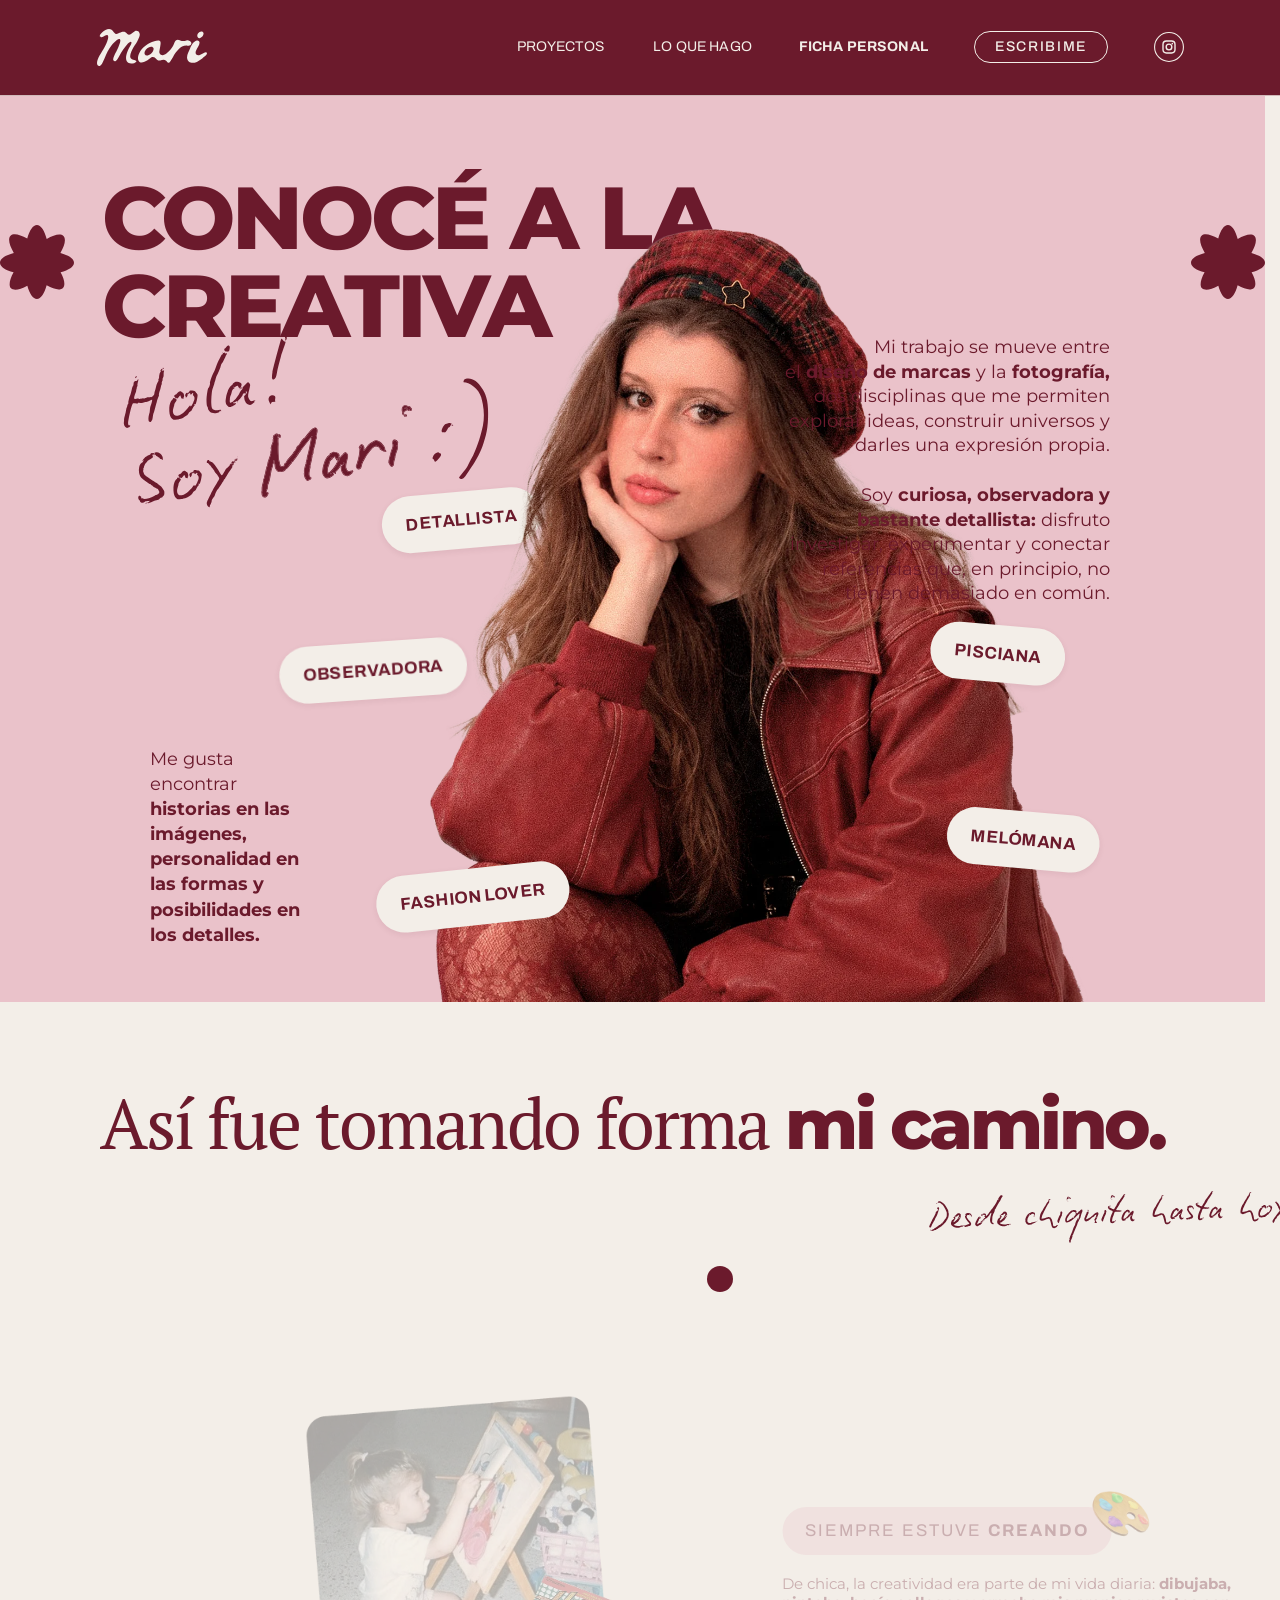
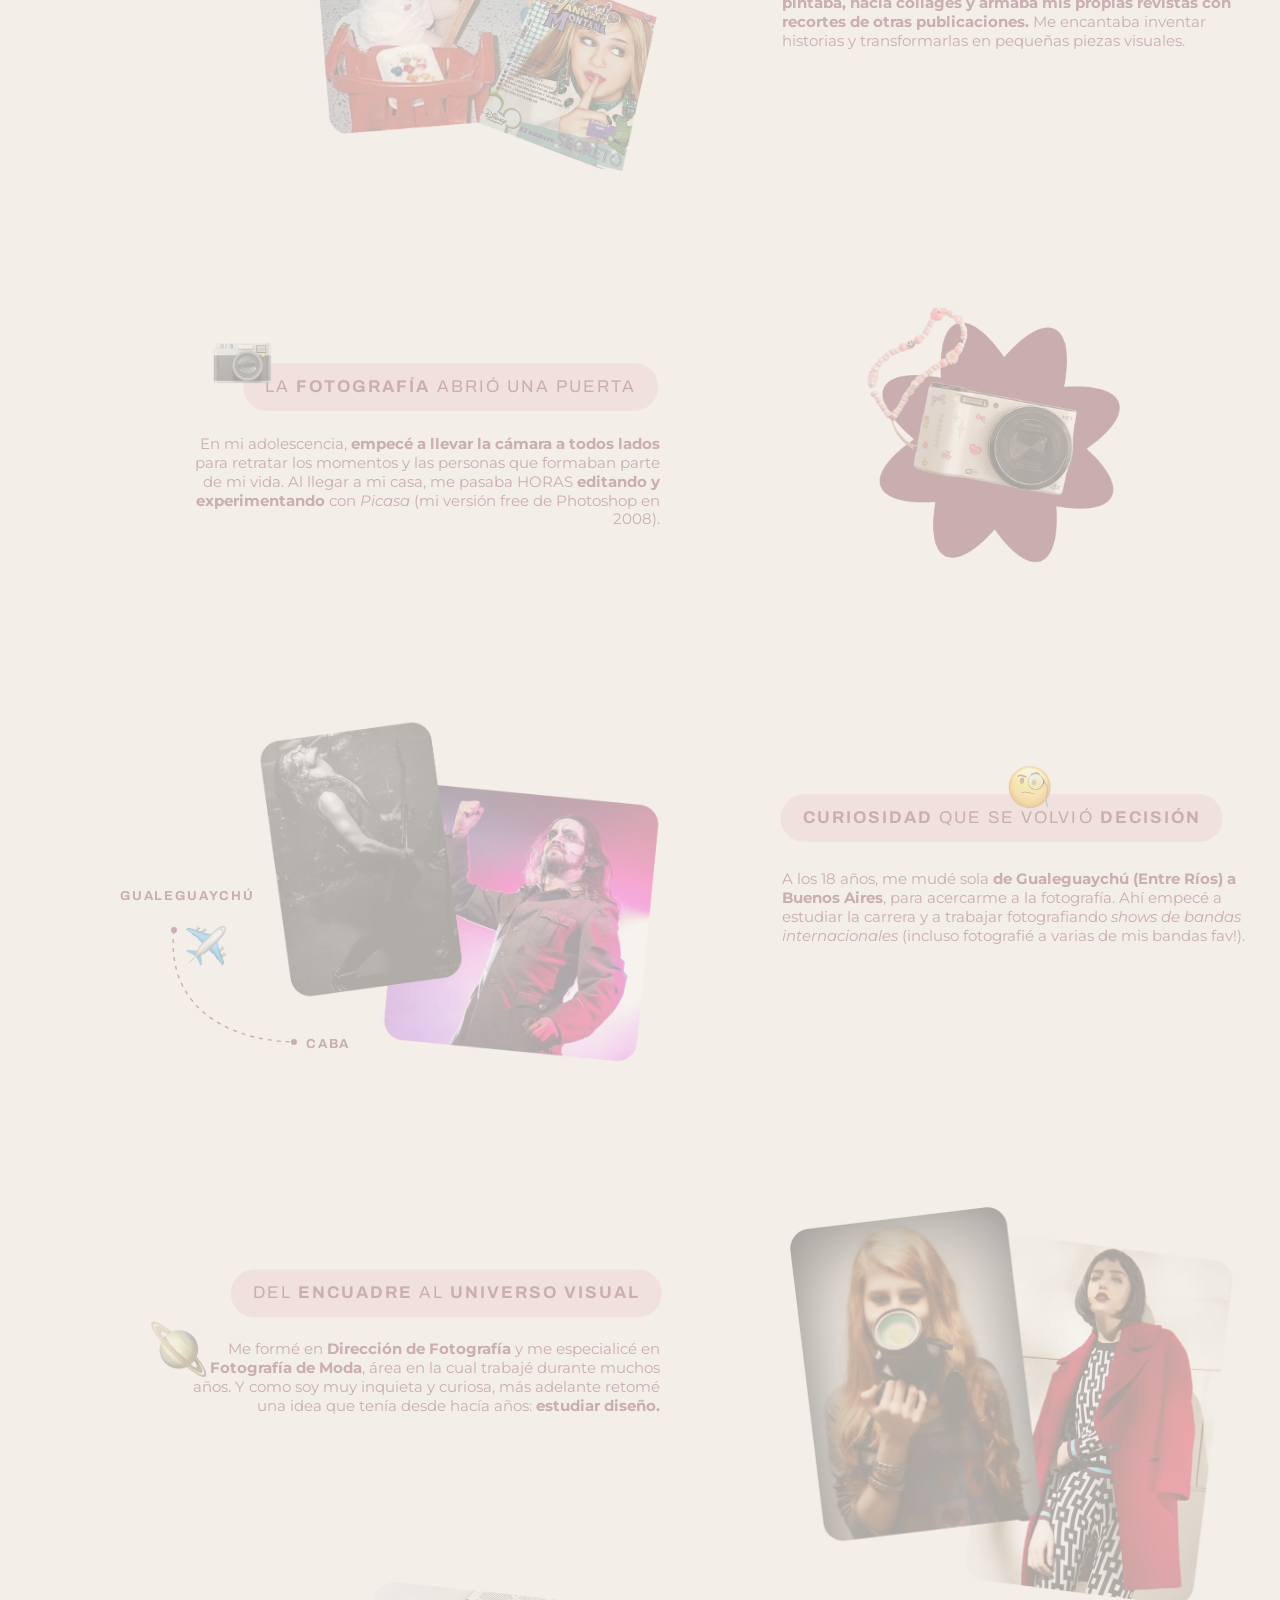
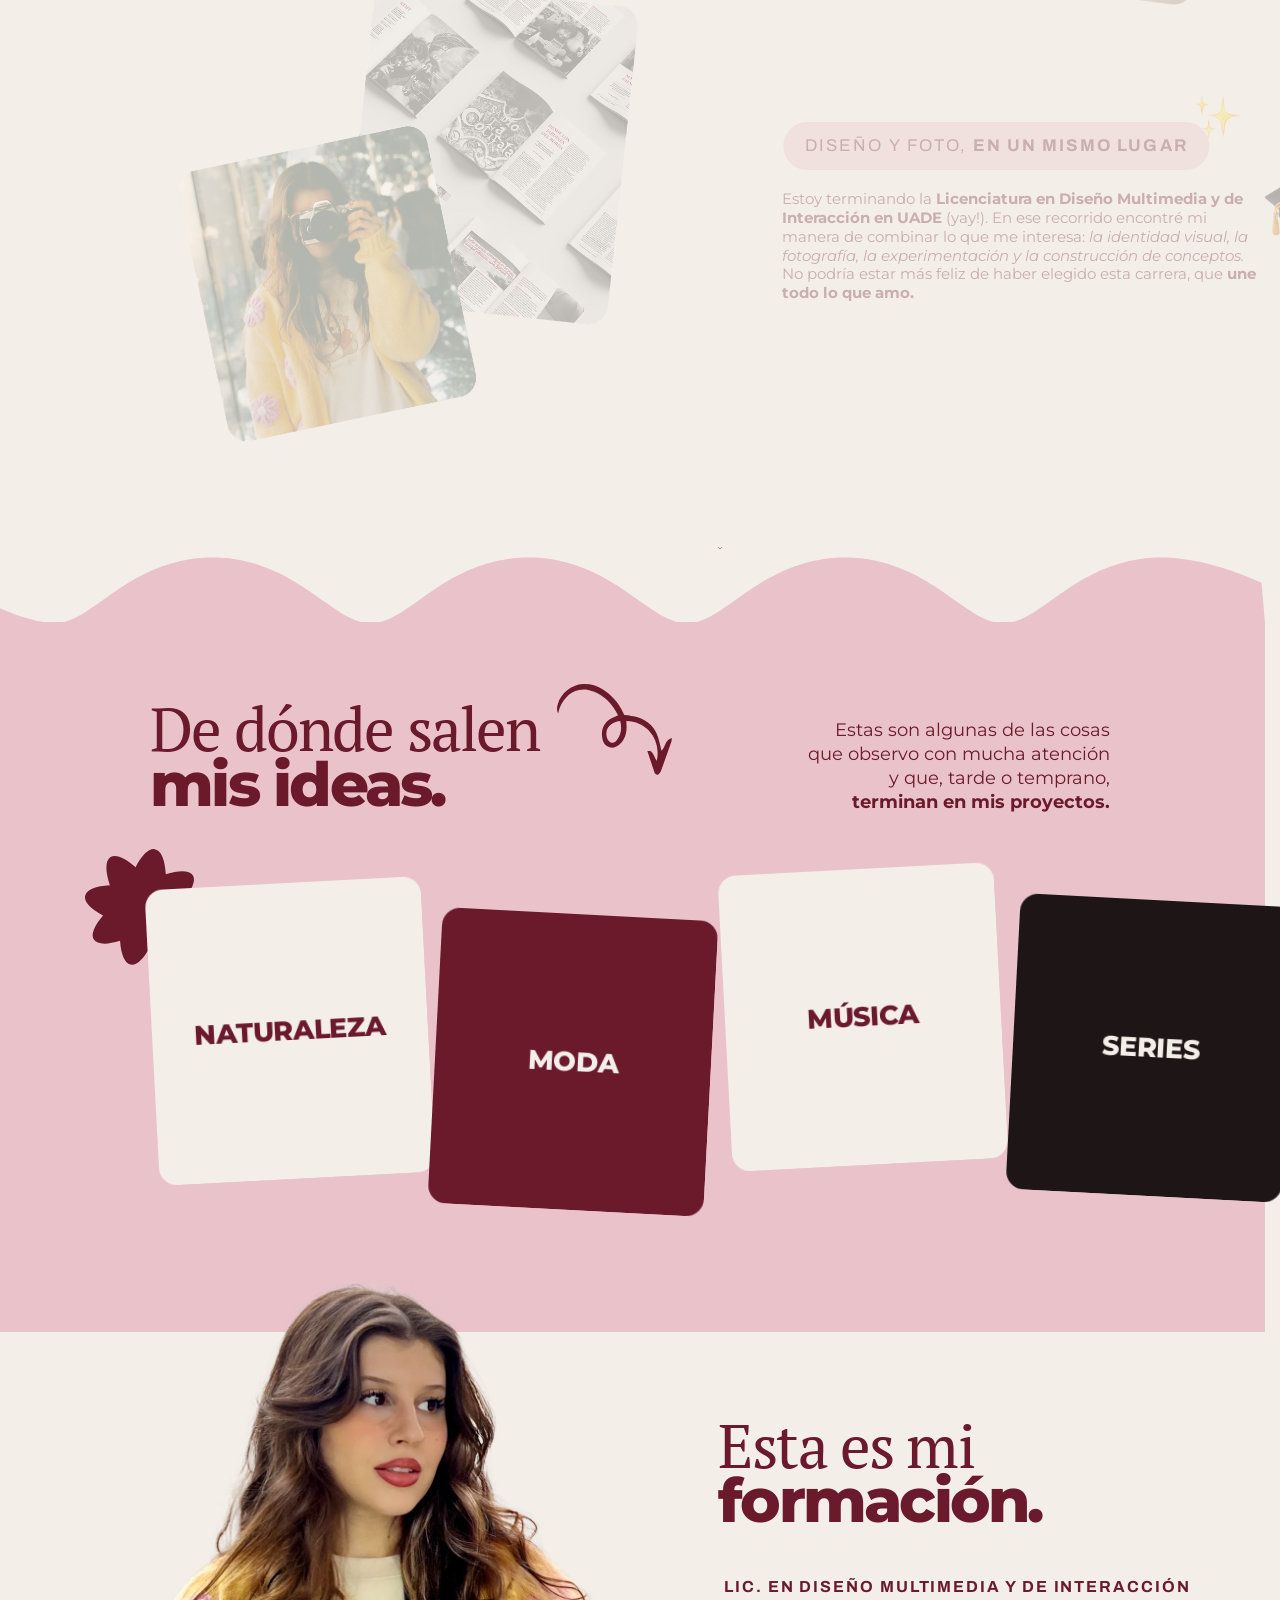
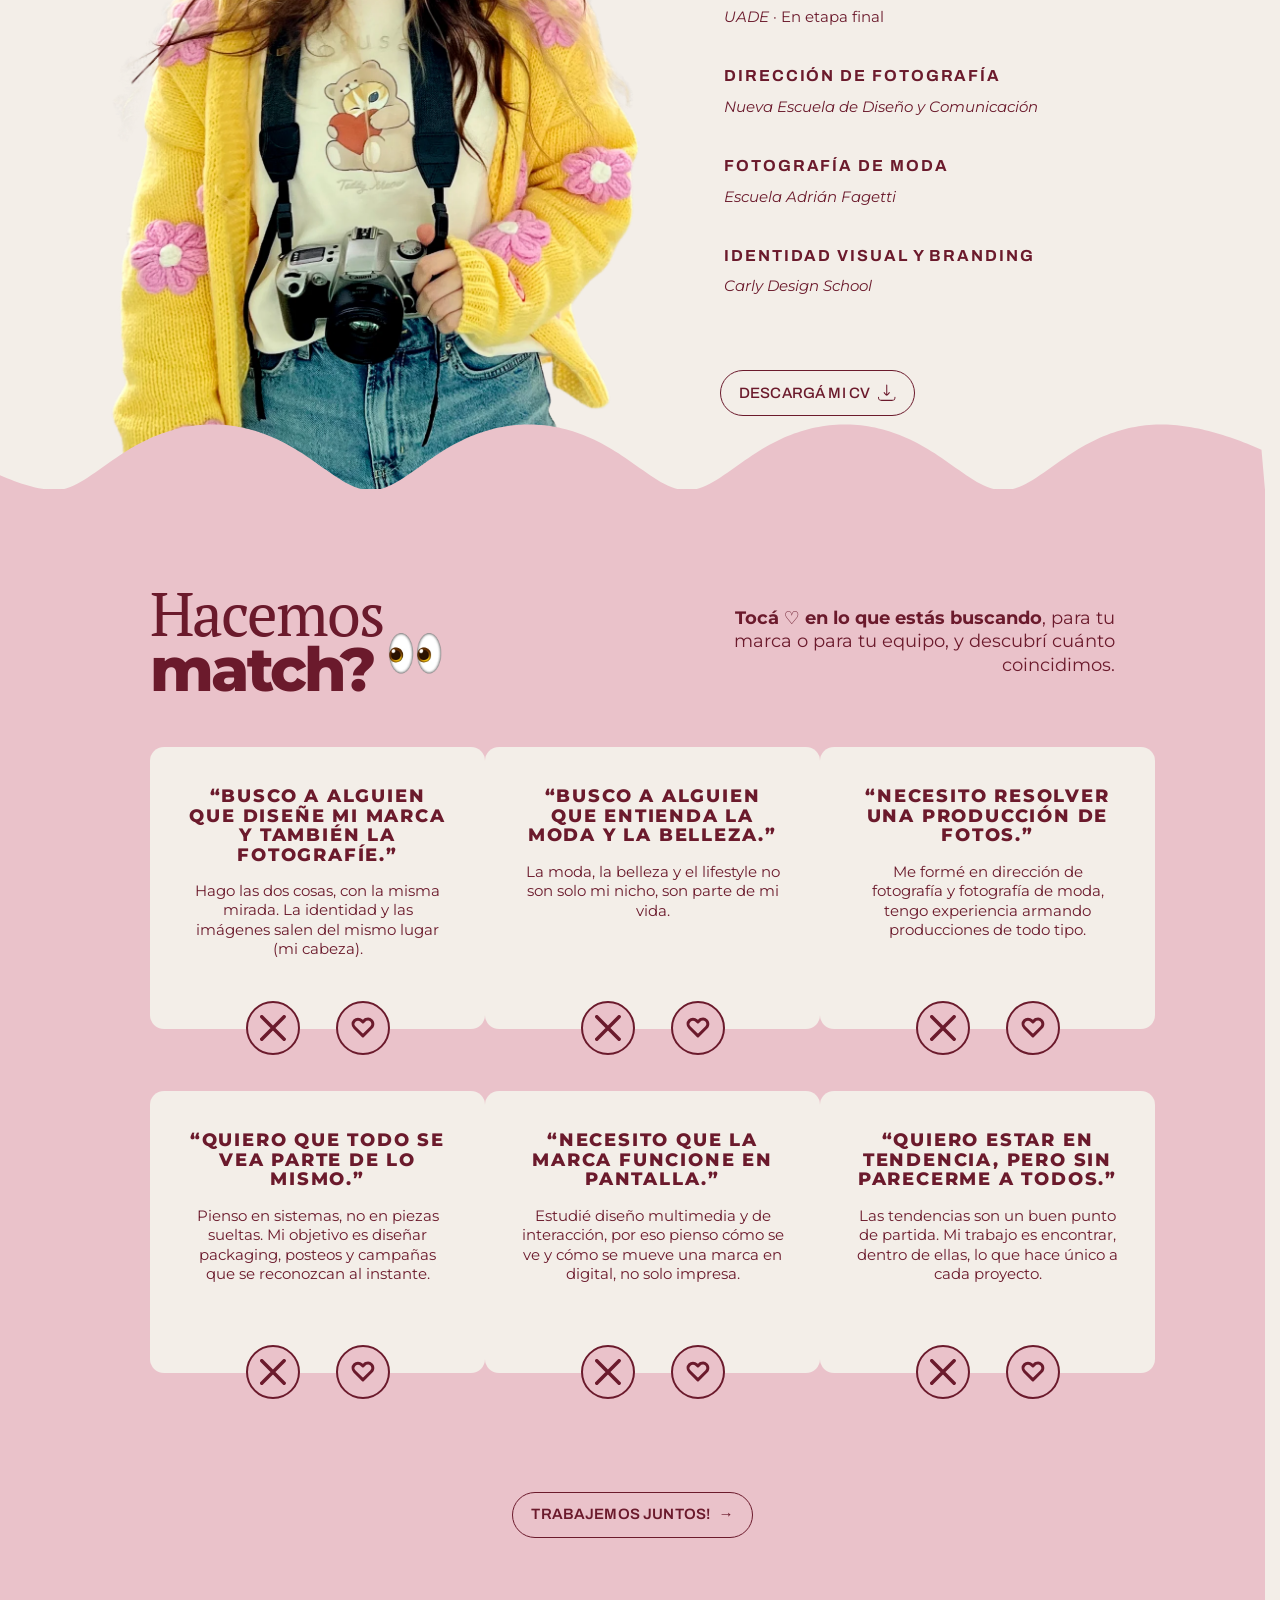
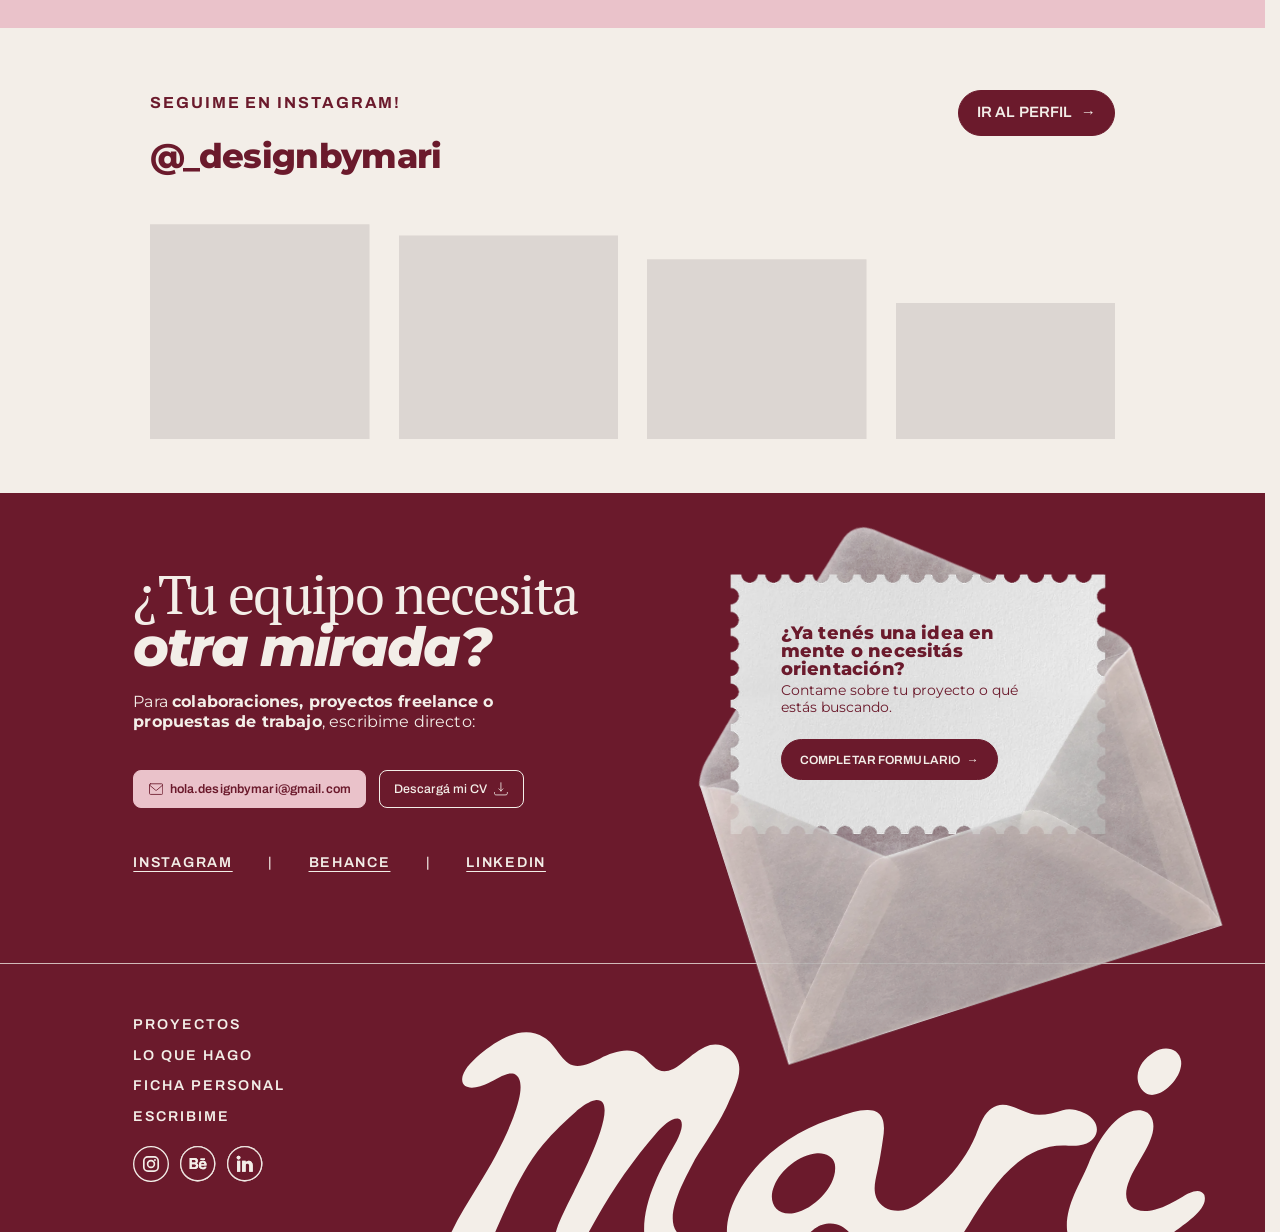
<file: ficha.html>
<!DOCTYPE html>
<html lang="es-AR">
<head>
<meta charset="utf-8">
<meta name="viewport" content="width=device-width, initial-scale=1">
<title>Ficha personal · Mari</title>
<meta name="description" content="Conocé a Mariana Migueles (MARI), diseñadora de identidad visual y fotógrafa editorial en Buenos Aires: su recorrido, de dónde salen sus ideas y su formación.">
<meta name="author" content="Mariana Migueles">
<link rel="canonical" href="https://designbymari.com.ar/ficha">
<meta property="og:type" content="website">
<meta property="og:locale" content="es_AR">
<meta property="og:site_name" content="MARI · Mariana Migueles">
<meta property="og:title" content="Ficha personal · Mari">
<meta property="og:description" content="Conocé a Mariana Migueles (MARI), diseñadora de identidad visual y fotógrafa editorial en Buenos Aires: su recorrido, de dónde salen sus ideas y su formación.">
<meta property="og:url" content="https://designbymari.com.ar/ficha">
<script type="application/ld+json">
{
  "@context": "https://schema.org",
  "@graph": [
    {
      "@type": "Person",
      "@id": "https://designbymari.com.ar/#mariana-migueles",
      "name": "Mariana Migueles",
      "alternateName": "MARI",
      "url": "https://designbymari.com.ar",
      "jobTitle": "Diseñadora de Marcas y Fotógrafa",
      "address": {
        "@type": "PostalAddress",
        "addressLocality": "Buenos Aires",
        "addressCountry": "AR"
      },
      "sameAs": [
        "https://www.instagram.com/_designbymari",
        "https://www.behance.net/mariana-migueles",
        "https://www.linkedin.com/in/marianamigueles/"
      ]
    },
    {
      "@type": "WebSite",
      "@id": "https://designbymari.com.ar/#website",
      "url": "https://designbymari.com.ar",
      "name": "MARI",
      "alternateName": "Mariana Migueles",
      "inLanguage": "es-AR",
      "author": {
        "@id": "https://designbymari.com.ar/#mariana-migueles"
      },
      "publisher": {
        "@id": "https://designbymari.com.ar/#mariana-migueles"
      }
    }
  ]
}
</script>
<link rel="icon" href="assets/svg/favicon.svg" type="image/svg+xml">
<link rel="icon" href="assets/img/icons/favicon-32.png" type="image/png" sizes="32x32">
<link rel="apple-touch-icon" href="assets/img/icons/apple-touch-icon.png">
<script>try{if(sessionStorage.getItem('mari-loaded')==='1')document.documentElement.classList.add('is-seen')}catch(e){}if(location.hash.length>1)document.documentElement.classList.add('is-jumping')</script>
<link rel="preload" href="assets/fonts/montserrat-latin-400-normal.woff2" as="font" type="font/woff2" crossorigin>
<link rel="preload" href="assets/fonts/montserrat-latin-800-normal.woff2" as="font" type="font/woff2" crossorigin>
<link rel="preload" href="assets/fonts/pt-serif-latin-400-normal.woff2" as="font" type="font/woff2" crossorigin>
<link rel="preload" href="assets/fonts/pt-serif-latin-700-italic.woff2" as="font" type="font/woff2" crossorigin>
<link rel="preload" href="assets/fonts/archivo-latin-600-normal.woff2" as="font" type="font/woff2" crossorigin>
<link rel="preload" href="assets/fonts/archivo-latin-400-normal.woff2" as="font" type="font/woff2" crossorigin>
<link rel="preload" href="assets/fonts/archivo-latin-800-normal.woff2" as="font" type="font/woff2" crossorigin>
<link rel="stylesheet" href="assets/css/fonts.css">
<link rel="stylesheet" href="assets/css/main.css">
</head>
<body class="page-ficha">
<div class="loader" id="loader" aria-hidden="true"><svg class="loader__svg" viewBox="0 0 318 318"><g class="loader__txt"><path d="M61.0352 88.9258L64.703 84.6099C65.5796 83.5784 66.5514 82.8382 67.6185 82.3894C68.6843 81.9238 69.7591 81.7776 70.843 81.9507C71.9345 82.1148 72.9554 82.6005 73.9054 83.4079C74.8555 84.2153 75.4995 85.1444 75.8375 86.1952C76.1832 87.237 76.2168 88.3251 75.9383 89.4597C75.6584 90.5775 75.0801 91.6522 74.2036 92.6837L70.5358 96.9996L61.0352 88.9258ZM72.3062 91.2582C73.1136 90.3082 73.4932 89.3297 73.4452 88.3227C73.3958 87.299 72.9187 86.4027 72.0138 85.6338C71.109 84.8648 70.152 84.5424 69.1428 84.6664C68.1322 84.7738 67.2232 85.3024 66.4159 86.2525L64.7088 88.2612L70.5992 93.2669L72.3062 91.2582ZM74.57 77.7447L76.5816 75.828L83.1917 82.7656L81.1801 84.6822L74.57 77.7447ZM74.6543 75.8192C74.2847 76.1714 73.8814 76.3507 73.4445 76.3569C73.0076 76.3631 72.6377 76.2072 72.3346 75.8891C72.0315 75.5711 71.8937 75.194 71.921 74.7579C71.9484 74.3218 72.1469 73.9277 72.5165 73.5755C72.8862 73.2233 73.2853 73.0398 73.714 73.0249C74.1427 73.0101 74.5045 73.1574 74.7994 73.4669C75.1188 73.8022 75.269 74.1921 75.2498 74.6368C75.2225 75.0729 75.024 75.467 74.6543 75.8192ZM89.01 77.9182C88.3918 78.419 87.7277 78.8347 87.0175 79.1653C86.3 79.4868 85.6724 79.6742 85.135 79.7275L84.5991 77.5944C85.1032 77.5376 85.6466 77.3878 86.2293 77.145C86.8045 76.8931 87.3181 76.584 87.7703 76.2178C88.6838 75.4779 88.9574 74.8819 88.5912 74.4297C88.4193 74.2175 88.1714 74.1662 87.8476 74.2757C87.5237 74.3852 87.0772 74.6169 86.5082 74.9708C85.8245 75.3718 85.2356 75.673 84.7417 75.8744C84.2478 76.0759 83.7299 76.1439 83.188 76.0785C82.6553 76.0057 82.161 75.6879 81.7052 75.125C81.324 74.6545 81.1215 74.1309 81.0976 73.5543C81.0755 72.961 81.2406 72.3536 81.5929 71.7321C81.9544 71.1031 82.4904 70.5008 83.2009 69.9254C83.7268 69.4994 84.2968 69.1371 84.9106 68.8385C85.5263 68.5233 86.087 68.3289 86.5928 68.2554L87.1174 70.3746C86.1634 70.5361 85.2988 70.9308 84.5237 71.5586C84.0624 71.9323 83.7687 72.2771 83.6426 72.5931C83.5166 72.9091 83.5357 73.1687 83.7002 73.3717C83.887 73.6023 84.1424 73.6629 84.4662 73.5534C84.7901 73.4439 85.2579 73.2102 85.8695 72.8523C86.5607 72.4605 87.1487 72.1677 87.6334 71.9737C88.1106 71.7706 88.6155 71.7054 89.1482 71.7782C89.6809 71.851 90.1677 72.1596 90.6086 72.704C90.9823 73.1654 91.1765 73.6881 91.1911 74.2722C91.2058 74.8562 91.0277 75.4665 90.657 76.103C90.288 76.7227 89.739 77.3278 89.01 77.9182ZM100.538 63.79C100.557 63.8199 100.678 64.0391 100.899 64.4475L94.8076 68.3778C95.2392 68.8059 95.7529 69.0326 96.3487 69.058C96.9444 69.0834 97.5466 68.8997 98.1553 68.507C98.5743 68.2366 98.9049 67.9386 99.1469 67.6128C99.3924 67.2707 99.568 66.8748 99.6735 66.4251L101.785 66.9706C101.587 68.3279 100.759 69.4765 99.3025 70.4164C98.3946 71.0023 97.4787 71.3459 96.555 71.4473C95.6248 71.5388 94.7673 71.3926 93.9826 71.0086C93.1979 70.6247 92.548 70.0336 92.033 69.2354C91.5244 68.4472 91.2519 67.6197 91.2155 66.753C91.1826 65.8698 91.3777 65.0443 91.8009 64.2767C92.2277 63.4926 92.8451 62.8398 93.6533 62.3183C94.4415 61.8097 95.2644 61.5191 96.1218 61.4463C96.9792 61.3735 97.7936 61.5405 98.5648 61.9473C99.3395 62.3376 99.9973 62.9519 100.538 63.79ZM94.8078 64.0747C94.279 64.4159 93.9316 64.852 93.7655 65.3831C93.5995 65.9142 93.6439 66.4649 93.8989 67.0352L97.8649 64.4762C97.4567 64.0188 96.9765 63.7564 96.4242 63.6888C95.8654 63.6113 95.3266 63.7399 94.8078 64.0747ZM107.229 54.6646C108.297 54.146 109.312 54.0489 110.275 54.3734C111.248 54.6928 112.041 55.4827 112.653 56.7431L115.049 61.678L112.55 62.8916L110.34 58.3412C110.008 57.6576 109.612 57.2229 109.153 57.0369C108.688 56.8403 108.172 56.8795 107.606 57.1544C106.976 57.4604 106.57 57.9017 106.388 58.4785C106.2 59.0445 106.294 59.7121 106.667 60.4812L108.736 64.7431L106.237 65.9567L102.051 57.3367L104.439 56.1775L104.929 57.1869C105.084 56.663 105.36 56.1856 105.758 55.7548C106.151 55.3132 106.641 54.9499 107.229 54.6646ZM107.162 53.5486C106.873 53.6886 106.591 53.7597 106.315 53.7618C106.044 53.748 105.729 53.7098 105.368 53.6472C105.135 53.602 104.944 53.5759 104.796 53.5689C104.658 53.5566 104.535 53.5765 104.429 53.6283C104.204 53.7372 104.062 53.9055 104.001 54.1332C103.934 54.3501 103.966 54.6054 104.095 54.899L102.829 55.5136C102.503 54.7875 102.405 54.1358 102.534 53.5585C102.668 52.9652 103.013 52.5338 103.568 52.2641C103.846 52.1293 104.12 52.0687 104.391 52.0825C104.667 52.0804 104.993 52.1134 105.37 52.1815C105.603 52.2267 105.788 52.2554 105.926 52.2676C106.075 52.2747 106.202 52.2523 106.309 52.2004C106.523 52.0967 106.663 51.9363 106.729 51.7194C106.801 51.4865 106.777 51.234 106.658 50.9618L107.924 50.3472C108.24 51.0519 108.328 51.6955 108.188 52.278C108.059 52.8554 107.717 53.2789 107.162 53.5486ZM123.425 58.5736C122.47 58.8984 121.543 58.994 120.645 58.8604C119.754 58.7117 118.974 58.3559 118.306 57.7928C117.639 57.2298 117.152 56.4986 116.846 55.5992C116.54 54.6998 116.481 53.8233 116.667 52.9699C116.854 52.1164 117.256 51.3649 117.876 50.7153C118.503 50.0508 119.294 49.556 120.25 49.2312C121.205 48.9064 122.129 48.8183 123.019 48.967C123.906 49.1044 124.684 49.4547 125.352 50.0177C126.02 50.5808 126.507 51.312 126.812 52.2114C127.118 53.1107 127.178 53.9872 126.991 54.8407C126.805 55.6942 126.404 56.4513 125.788 57.1121C125.169 57.7616 124.381 58.2488 123.425 58.5736ZM122.692 56.4151C123.366 56.1858 123.841 55.7737 124.115 55.1788C124.397 54.5688 124.408 53.8815 124.148 53.1171C123.888 52.3526 123.462 51.82 122.871 51.5194C122.287 51.2037 121.658 51.1604 120.983 51.3897C120.309 51.619 119.831 52.0387 119.549 52.6486C119.263 53.2474 119.251 53.929 119.51 54.6935C119.77 55.4579 120.198 55.9961 120.793 56.308C121.384 56.6087 122.017 56.6444 122.692 56.4151ZM146.256 39.7364L148.141 52.8172L145.514 53.1956L145.357 52.1026C144.794 53.0235 143.866 53.5771 142.573 53.7633C141.68 53.892 140.84 53.809 140.054 53.5144C139.279 53.2181 138.633 52.7293 138.115 52.0482C137.597 51.367 137.268 50.5387 137.127 49.5632C136.986 48.5877 137.069 47.7001 137.373 46.9005C137.678 46.1008 138.16 45.4495 138.819 44.9466C139.49 44.4421 140.273 44.1254 141.166 43.9968C142.376 43.8224 143.377 44.068 144.169 44.7338L143.506 40.1326L146.256 39.7364ZM142.724 51.4382C143.417 51.3383 143.959 51.0203 144.35 50.4842C144.739 49.9363 144.876 49.2627 144.76 48.4635C144.645 47.6644 144.325 47.0627 143.799 46.6586C143.271 46.2428 142.66 46.0848 141.967 46.1847C141.262 46.2863 140.715 46.6111 140.326 47.1589C139.935 47.6951 139.797 48.3628 139.912 49.1619C140.028 49.9611 140.349 50.5686 140.877 50.9845C141.403 51.3886 142.018 51.5398 142.724 51.4382ZM161.732 47.3936C161.733 47.4292 161.721 47.6789 161.695 48.1426L154.448 48.3008C154.592 48.8916 154.91 49.3537 155.405 49.6874C155.899 50.021 156.508 50.1799 157.232 50.1641C157.731 50.1532 158.169 50.0724 158.545 49.9217C158.934 49.7588 159.291 49.5135 159.616 49.1857L161.129 50.7561C160.249 51.8086 158.943 52.3537 157.21 52.3916C156.129 52.4151 155.169 52.2282 154.329 51.8309C153.489 51.4217 152.835 50.848 152.367 50.11C151.9 49.3719 151.656 48.5281 151.635 47.5784C151.615 46.6405 151.816 45.7929 152.239 45.0354C152.673 44.2658 153.272 43.6648 154.034 43.2325C154.809 42.788 155.677 42.5553 156.638 42.5343C157.576 42.5138 158.429 42.6971 159.198 43.0841C159.966 43.4712 160.573 44.0399 161.017 44.7904C161.472 45.5287 161.711 46.3964 161.732 47.3936ZM156.702 44.6351C156.073 44.6489 155.548 44.8385 155.129 45.2039C154.709 45.5694 154.458 46.0618 154.377 46.6812L159.096 46.5782C158.988 45.9748 158.716 45.4997 158.281 45.1529C157.845 44.7943 157.319 44.6216 156.702 44.6351ZM186.103 45.4615C187.282 45.683 188.15 46.2085 188.707 47.0381C189.278 47.8582 189.433 48.9626 189.172 50.3513L188.159 55.7428L185.428 55.2296L186.362 50.2583C186.502 49.5114 186.449 48.9275 186.202 48.5065C185.969 48.0761 185.566 47.8071 184.994 47.6997C184.352 47.5791 183.805 47.6937 183.353 48.0437C182.903 48.382 182.601 48.9595 182.447 49.7764L181.559 54.5027L178.829 53.9896L179.763 49.0183C180.041 47.5362 179.585 46.6833 178.395 46.4596C177.765 46.3412 177.223 46.457 176.771 46.807C176.321 47.1452 176.019 47.7228 175.866 48.5397L174.977 53.266L172.247 52.7529L174.016 43.3353L176.625 43.8254L176.421 44.9107C176.845 44.5797 177.328 44.3563 177.869 44.2405C178.422 44.127 179.002 44.1272 179.609 44.2412C180.274 44.3662 180.85 44.6133 181.337 44.9826C181.825 45.3402 182.186 45.8006 182.418 46.3638C182.895 45.9461 183.451 45.6578 184.085 45.499C184.73 45.3424 185.403 45.3299 186.103 45.4615ZM199.107 48.7786C200.51 49.2634 201.471 49.9724 201.99 50.9056C202.513 51.8276 202.542 52.962 202.077 54.3088L200.291 59.4769L197.833 58.6276L198.223 57.4997C197.438 58.1707 196.372 58.2736 195.026 57.8082C194.33 57.5677 193.764 57.2405 193.33 56.8264C192.906 56.4162 192.631 55.9569 192.505 55.4486C192.38 54.9403 192.408 54.4224 192.59 53.8949C192.881 53.0532 193.424 52.4996 194.219 52.2342C195.026 51.9727 196.091 52.0707 197.415 52.5284L199.503 53.2497C199.701 52.6774 199.678 52.1796 199.435 51.7563C199.195 51.3218 198.728 50.9844 198.032 50.7439C197.549 50.5772 197.045 50.4909 196.52 50.4851C196.009 50.472 195.547 50.5383 195.132 50.684L194.823 48.5232C195.437 48.346 196.12 48.2802 196.87 48.326C197.632 48.3757 198.377 48.5266 199.107 48.7786ZM196.293 56.2675C196.742 56.4226 197.175 56.4593 197.593 56.3775C198.014 56.2845 198.368 56.0612 198.654 55.7075L198.973 54.7817L197.172 54.1592C196.095 53.7869 195.434 53.9542 195.19 54.6613C195.073 54.998 195.109 55.3119 195.298 55.6031C195.501 55.887 195.833 56.1084 196.293 56.2675ZM210.2 54.5675C210.697 54.2872 211.248 54.1566 211.854 54.1759C212.471 54.2002 213.114 54.3671 213.781 54.6767L212.703 57.0037C212.433 56.8523 212.249 56.7541 212.152 56.7092C211.43 56.3746 210.77 56.3171 210.171 56.5366C209.577 56.7455 209.092 57.2539 208.718 58.0618L206.815 62.1663L204.294 60.9977L208.324 52.304L210.732 53.4202L210.2 54.5675ZM216.595 67.4693C215.714 66.9546 215.023 66.3113 214.525 65.5395C214.043 64.7633 213.791 63.9355 213.768 63.056C213.755 62.1824 213.988 61.3355 214.467 60.515C214.946 59.6945 215.569 59.075 216.335 58.6563C217.112 58.2436 217.954 58.0612 218.861 58.1092C219.784 58.1529 220.687 58.4321 221.569 58.9468C222.44 59.4555 223.092 60.0829 223.522 60.8292C223.969 61.5711 224.144 62.3673 224.046 63.2178L221.601 63.1315C221.613 62.1212 221.214 61.3797 220.404 60.9069C219.779 60.5419 219.141 60.4448 218.491 60.6156C217.842 60.7865 217.311 61.2257 216.898 61.9333C216.485 62.641 216.364 63.3196 216.534 63.9692C216.705 64.6188 217.104 65.1262 217.729 65.4912C218.55 65.97 219.391 65.9526 220.255 65.439L221.524 67.5405C220.843 68.0234 220.067 68.2579 219.195 68.2441C218.334 68.2362 217.467 67.978 216.595 67.4693ZM232.118 65.8389C233.308 66.7255 234.01 67.6921 234.222 68.7387C234.442 69.7758 234.126 70.8657 233.275 72.0085L230.009 76.3938L227.923 74.8404L228.636 73.8834C227.685 74.2855 226.638 74.061 225.495 73.2099C224.905 72.7701 224.465 72.2871 224.176 71.7609C223.896 71.2417 223.774 70.7208 223.807 70.1983C223.841 69.6757 224.025 69.1906 224.358 68.743C224.89 68.0288 225.575 67.6656 226.414 67.6533C227.261 67.6481 228.247 68.064 229.371 68.9009L231.142 70.2202C231.504 69.7345 231.633 69.2532 231.529 68.7762C231.433 68.2897 231.089 67.8265 230.499 67.3868C230.089 67.0818 229.635 66.847 229.136 66.6824C228.653 66.5154 228.192 66.4386 227.753 66.4519L228.112 64.2991C228.751 64.316 229.421 64.4598 230.123 64.7306C230.834 65.0085 231.499 65.3779 232.118 65.8389ZM227.169 72.125C227.55 72.4087 227.952 72.5748 228.375 72.6232C228.805 72.6622 229.21 72.5563 229.589 72.3057L230.174 71.5201L228.646 70.3817C227.731 69.7008 227.051 69.6603 226.604 70.2602C226.391 70.5459 226.33 70.856 226.422 71.1906C226.53 71.5227 226.779 71.8341 227.169 72.125ZM235.626 81.3569C235.043 80.8161 234.537 80.2176 234.109 79.5617C233.689 78.897 233.414 78.3024 233.285 77.778L235.321 76.9447C235.449 77.4356 235.674 77.9522 235.997 78.4945C236.328 79.0281 236.707 79.4927 237.134 79.8883C237.996 80.6875 238.625 80.8737 239.02 80.447C239.206 80.2467 239.221 79.9941 239.067 79.689C238.913 79.384 238.62 78.975 238.189 78.4619C237.695 77.8421 237.313 77.302 237.043 76.8417C236.774 76.3813 236.633 75.8783 236.621 75.3326C236.617 74.795 236.862 74.2606 237.354 73.7295C237.766 73.2853 238.255 73.0105 238.823 72.905C239.407 72.7989 240.032 72.8761 240.697 73.1366C241.371 73.4051 242.043 73.8502 242.714 74.4718C243.21 74.9319 243.649 75.4446 244.032 76.0099C244.432 76.5745 244.704 77.102 244.848 77.5922L242.825 78.4124C242.53 77.491 242.016 76.6912 241.285 76.0131C240.849 75.6095 240.466 75.3677 240.136 75.2878C239.805 75.2079 239.551 75.2637 239.373 75.4553C239.171 75.673 239.148 75.9344 239.302 76.2394C239.456 76.5444 239.754 76.9743 240.195 77.5289C240.681 78.1575 241.054 78.6979 241.315 79.1502C241.584 79.5937 241.72 80.0843 241.724 80.6219C241.727 81.1595 241.491 81.6852 241.015 82.199C240.611 82.6344 240.121 82.9008 239.545 82.9982C238.969 83.0957 238.34 83.0061 237.657 82.7294C236.991 82.4522 236.314 81.9946 235.626 81.3569ZM249.513 90.8696C249.198 90.4831 249.06 90.0597 249.098 89.5994C249.144 89.1484 249.37 88.7578 249.775 88.4276C250.18 88.0975 250.603 87.9592 251.045 88.0126C251.496 88.0585 251.883 88.2793 252.205 88.6751C252.528 89.0708 252.666 89.4942 252.62 89.9453C252.584 90.3889 252.363 90.7757 251.958 91.1058C251.553 91.436 251.125 91.5781 250.674 91.5321C250.223 91.4862 249.836 91.2654 249.513 90.8696ZM264.73 100.576L261.888 102.244L264.808 107.221L262.811 108.393L259.89 103.415L255.973 105.714L254.513 103.225L265.267 96.9161L270.034 105.043L268.037 106.215L264.73 100.576ZM262.527 118.481C262.119 117.558 261.942 116.643 261.995 115.737C262.064 114.836 262.35 114.029 262.852 113.313C263.353 112.598 264.038 112.048 264.907 111.664C265.776 111.28 266.644 111.143 267.51 111.253C268.377 111.363 269.161 111.698 269.863 112.258C270.581 112.823 271.143 113.568 271.552 114.491C271.96 115.414 272.129 116.326 272.06 117.226C272.002 118.122 271.722 118.927 271.22 119.642C270.718 120.358 270.033 120.907 269.164 121.291C268.296 121.676 267.428 121.813 266.561 121.703C265.695 121.592 264.905 121.26 264.192 120.705C263.49 120.146 262.935 119.404 262.527 118.481ZM264.612 117.559C264.9 118.211 265.353 118.647 265.97 118.868C266.602 119.094 267.288 119.044 268.026 118.718C268.765 118.391 269.257 117.92 269.505 117.304C269.767 116.695 269.755 116.064 269.467 115.413C269.178 114.761 268.718 114.322 268.086 114.095C267.464 113.864 266.784 113.912 266.045 114.238C265.307 114.565 264.809 115.038 264.551 115.658C264.304 116.274 264.324 116.908 264.612 117.559ZM268.451 132.341C268.175 132.142 267.925 131.867 267.7 131.515C267.49 131.171 267.318 130.79 267.183 130.372C266.835 129.286 266.842 128.355 267.204 127.578C267.57 126.813 268.29 126.258 269.364 125.913L273.112 124.712L272.661 123.304L274.697 122.651L275.148 124.059L277.37 123.347L278.218 125.993L275.996 126.705L276.725 128.978L274.689 129.63L273.961 127.358L270.246 128.548C269.862 128.671 269.593 128.864 269.44 129.125C269.301 129.394 269.29 129.709 269.406 130.071C269.54 130.489 269.768 130.809 270.088 131.03L268.451 132.341ZM269.645 139.897C269.432 138.911 269.442 137.979 269.677 137.102C269.926 136.234 270.369 135.5 271.004 134.9C271.64 134.301 272.421 133.901 273.35 133.699C274.278 133.498 275.156 133.539 275.982 133.821C276.809 134.103 277.51 134.589 278.085 135.279C278.673 135.977 279.075 136.82 279.289 137.806C279.503 138.792 279.485 139.72 279.236 140.588C278.998 141.453 278.562 142.186 277.926 142.785C277.291 143.385 276.509 143.785 275.581 143.987C274.652 144.188 273.775 144.147 272.948 143.865C272.121 143.582 271.415 143.098 270.828 142.411C270.254 141.721 269.859 140.884 269.645 139.897ZM271.873 139.414C272.024 140.11 272.38 140.629 272.94 140.969C273.514 141.318 274.195 141.407 274.984 141.236C275.773 141.065 276.351 140.703 276.717 140.15C277.097 139.606 277.212 138.985 277.061 138.289C276.91 137.593 276.547 137.07 275.973 136.721C275.411 136.369 274.735 136.278 273.946 136.45C273.157 136.621 272.574 136.984 272.196 137.54C271.83 138.093 271.722 138.718 271.873 139.414ZM281.895 157.606L273.945 158.286C272.194 158.436 270.853 158.092 269.924 157.254C268.994 156.415 268.454 155.121 268.304 153.37C268.225 152.447 268.263 151.562 268.417 150.715C268.571 149.867 268.837 149.153 269.217 148.573L271.298 149.503C271.002 149.933 270.785 150.464 270.648 151.096C270.5 151.728 270.452 152.352 270.504 152.967C270.586 153.925 270.865 154.611 271.342 155.023C271.807 155.448 272.478 155.623 273.353 155.548L273.761 155.513C272.907 154.859 272.424 153.887 272.314 152.598C272.239 151.722 272.36 150.902 272.675 150.136C273.004 149.381 273.499 148.76 274.161 148.275C274.822 147.789 275.609 147.507 276.52 147.429C277.431 147.351 278.253 147.495 278.988 147.862C279.722 148.228 280.31 148.756 280.75 149.445C281.203 150.145 281.467 150.933 281.542 151.808C281.661 153.192 281.295 154.284 280.446 155.084L281.67 154.979L281.895 157.606ZM274.633 152.954C274.695 153.687 274.959 154.266 275.425 154.691C275.903 155.127 276.491 155.315 277.189 155.255C277.887 155.196 278.429 154.911 278.814 154.401C279.213 153.902 279.38 153.286 279.318 152.553C279.255 151.819 278.984 151.235 278.506 150.799C278.04 150.362 277.458 150.173 276.759 150.233C276.061 150.293 275.514 150.578 275.117 151.089C274.731 151.598 274.57 152.22 274.633 152.954ZM280.873 165.534C281.332 165.873 281.676 166.323 281.906 166.884C282.136 167.457 282.246 168.112 282.236 168.848L279.671 168.813C279.699 168.505 279.714 168.297 279.715 168.191C279.726 167.395 279.509 166.769 279.064 166.311C278.631 165.854 277.969 165.62 277.078 165.608L272.555 165.546L272.592 162.768L282.174 162.898L282.138 165.552L280.873 165.534ZM281.555 177.038C281.386 178.512 280.901 179.604 280.102 180.313C279.315 181.023 278.214 181.296 276.799 181.133L271.366 180.508L271.664 177.924L272.85 178.061C272.025 177.44 271.694 176.422 271.857 175.006C271.941 174.275 272.138 173.652 272.448 173.138C272.757 172.636 273.146 172.268 273.615 172.035C274.084 171.802 274.596 171.718 275.151 171.782C276.035 171.884 276.693 172.294 277.124 173.013C277.554 173.744 277.689 174.805 277.529 176.197L277.276 178.391C277.877 178.461 278.358 178.331 278.719 178.002C279.092 177.674 279.32 177.145 279.404 176.413C279.463 175.906 279.438 175.395 279.33 174.881C279.232 174.379 279.067 173.942 278.835 173.569L280.878 172.8C281.184 173.361 281.396 174.013 281.513 174.756C281.63 175.51 281.644 176.271 281.555 177.038ZM273.635 175.91C273.581 176.382 273.639 176.813 273.809 177.203C273.991 177.595 274.285 177.891 274.692 178.094L275.666 178.206L275.884 176.313C276.014 175.18 275.708 174.571 274.965 174.486C274.611 174.445 274.312 174.548 274.068 174.795C273.835 175.055 273.691 175.427 273.635 175.91ZM279.258 189.712L278.736 192.114L276.647 191.66L277.154 189.328L270.088 187.792L270.678 185.077L277.745 186.613L278.059 185.168L280.147 185.622L279.833 187.067L280.251 187.158C281.318 187.39 282.097 187.887 282.588 188.65C283.076 189.424 283.195 190.386 282.945 191.535C282.857 191.941 282.727 192.314 282.556 192.653C282.394 193.007 282.205 193.288 281.99 193.496L280.178 192.355C280.467 192.09 280.657 191.748 280.747 191.33C280.926 190.506 280.563 189.996 279.658 189.799L279.258 189.712ZM277.677 197.362L276.87 200.021L267.7 197.239L268.507 194.58L277.677 197.362ZM280.676 200.543L279.808 203.406L278.289 199.577L278.92 197.497L280.676 200.543ZM273.922 208.576C273.37 209.954 272.615 210.88 271.658 211.354C270.712 211.832 269.578 211.806 268.255 211.276L263.179 209.243L264.146 206.829L265.253 207.273C264.621 206.457 264.57 205.387 265.099 204.065C265.373 203.381 265.727 202.832 266.162 202.418C266.592 202.015 267.064 201.762 267.578 201.661C268.091 201.56 268.607 201.613 269.125 201.82C269.952 202.151 270.479 202.721 270.706 203.528C270.928 204.346 270.779 205.405 270.258 206.706L269.437 208.756C269.999 208.981 270.497 208.983 270.932 208.76C271.377 208.542 271.737 208.091 272.011 207.408C272.2 206.934 272.311 206.435 272.342 205.91C272.38 205.4 272.336 204.935 272.21 204.514L274.383 204.31C274.531 204.932 274.564 205.616 274.482 206.364C274.395 207.122 274.209 207.86 273.922 208.576ZM266.577 205.405C266.401 205.846 266.343 206.277 266.405 206.698C266.477 207.123 266.683 207.487 267.023 207.789L267.932 208.154L268.641 206.384C269.064 205.326 268.929 204.658 268.235 204.38C267.904 204.248 267.589 204.268 267.289 204.442C266.995 204.632 266.758 204.953 266.577 205.405ZM260.434 222.11C260.689 221.681 261.039 221.405 261.484 221.283C261.923 221.171 262.368 221.248 262.817 221.514C263.266 221.781 263.542 222.131 263.644 222.564C263.756 223.003 263.682 223.442 263.422 223.882C263.161 224.321 262.811 224.596 262.372 224.709C261.943 224.827 261.504 224.753 261.054 224.486C260.605 224.22 260.324 223.867 260.212 223.428C260.1 222.988 260.174 222.549 260.434 222.11ZM260.126 239.072L256.489 243.414C255.62 244.452 254.653 245.198 253.589 245.655C252.527 246.128 251.453 246.282 250.368 246.116C249.275 245.96 248.251 245.481 247.295 244.68C246.339 243.88 245.689 242.955 245.343 241.907C244.99 240.867 244.949 239.779 245.22 238.643C245.492 237.523 246.063 236.445 246.932 235.407L250.569 231.065L260.126 239.072ZM248.839 236.819C248.039 237.775 247.666 238.756 247.721 239.762C247.777 240.786 248.261 241.679 249.171 242.441C250.081 243.204 251.04 243.52 252.049 243.389C253.059 243.274 253.964 242.739 254.765 241.783L256.457 239.763L250.532 234.798L248.839 236.819ZM246.704 250.323L244.713 252.261L238.027 245.397L240.017 243.459L246.704 250.323ZM246.641 252.249C247.006 251.893 247.408 251.709 247.844 251.698C248.281 251.687 248.653 251.839 248.959 252.153C249.266 252.468 249.408 252.844 249.385 253.28C249.363 253.716 249.169 254.113 248.803 254.469C248.437 254.825 248.04 255.013 247.612 255.033C247.183 255.052 246.82 254.909 246.522 254.603C246.198 254.271 246.044 253.883 246.058 253.438C246.081 253.001 246.275 252.605 246.641 252.249ZM232.248 250.289C232.863 249.785 233.525 249.366 234.233 249.031C234.949 248.706 235.575 248.515 236.113 248.458L236.66 250.588C236.157 250.648 235.614 250.801 235.033 251.047C234.459 251.302 233.947 251.614 233.497 251.983C232.588 252.728 232.318 253.325 232.686 253.775C232.859 253.987 233.108 254.037 233.431 253.925C233.754 253.814 234.199 253.58 234.766 253.223C235.448 252.818 236.035 252.513 236.528 252.309C237.02 252.105 237.538 252.034 238.08 252.096C238.613 252.166 239.109 252.481 239.568 253.041C239.952 253.51 240.158 254.032 240.185 254.608C240.21 255.202 240.049 255.81 239.7 256.433C239.342 257.064 238.809 257.67 238.102 258.249C237.579 258.678 237.011 259.044 236.399 259.346C235.785 259.664 235.225 259.862 234.72 259.938L234.183 257.822C235.136 257.655 235.999 257.256 236.77 256.624C237.229 256.247 237.521 255.901 237.645 255.584C237.77 255.267 237.749 255.008 237.583 254.806C237.395 254.576 237.14 254.517 236.816 254.628C236.493 254.74 236.027 254.976 235.417 255.337C234.728 255.733 234.142 256.029 233.658 256.226C233.182 256.432 232.677 256.5 232.144 256.43C231.611 256.36 231.123 256.054 230.679 255.513C230.302 255.053 230.105 254.532 230.087 253.948C230.069 253.364 230.244 252.753 230.611 252.114C230.977 251.492 231.522 250.884 232.248 250.289ZM220.793 264.479C220.773 264.449 220.652 264.231 220.429 263.823L226.5 259.863C226.067 259.437 225.552 259.213 224.956 259.19C224.36 259.168 223.759 259.354 223.152 259.75C222.734 260.023 222.405 260.322 222.165 260.649C221.921 260.993 221.747 261.389 221.644 261.84L219.53 261.305C219.722 259.946 220.543 258.794 221.995 257.846C222.9 257.256 223.814 256.908 224.738 256.802C225.667 256.706 226.526 256.848 227.312 257.228C228.099 257.608 228.752 258.195 229.271 258.991C229.783 259.777 230.06 260.603 230.101 261.469C230.138 262.352 229.947 263.179 229.527 263.949C229.105 264.735 228.49 265.391 227.685 265.916C226.899 266.429 226.078 266.724 225.221 266.801C224.364 266.878 223.549 266.715 222.775 266.312C221.999 265.925 221.338 265.314 220.793 264.479ZM226.522 264.166C227.049 263.822 227.394 263.384 227.557 262.852C227.721 262.32 227.674 261.77 227.416 261.201L223.463 263.779C223.873 264.235 224.355 264.495 224.907 264.56C225.466 264.634 226.005 264.503 226.522 264.166ZM214.181 273.643C213.117 274.17 212.102 274.275 211.137 273.958C210.161 273.646 209.362 272.862 208.741 271.607L206.306 266.69L208.797 265.457L211.041 269.991C211.378 270.672 211.778 271.103 212.239 271.286C212.705 271.479 213.221 271.436 213.785 271.156C214.412 270.845 214.815 270.401 214.993 269.823C215.175 269.255 215.077 268.588 214.698 267.822L212.595 263.576L215.085 262.344L219.337 270.931L216.959 272.109L216.461 271.103C216.31 271.628 216.038 272.108 215.643 272.542C215.254 272.986 214.766 273.353 214.181 273.643ZM214.256 274.758C214.544 274.616 214.826 274.543 215.102 274.539C215.372 274.55 215.688 274.586 216.049 274.646C216.283 274.689 216.474 274.714 216.622 274.72C216.76 274.731 216.883 274.71 216.989 274.658C217.212 274.547 217.354 274.378 217.413 274.149C217.478 273.932 217.444 273.677 217.313 273.384L218.574 272.76C218.905 273.484 219.009 274.134 218.885 274.713C218.755 275.307 218.413 275.741 217.86 276.015C217.583 276.152 217.31 276.215 217.039 276.203C216.763 276.207 216.436 276.177 216.059 276.112C215.826 276.068 215.64 276.041 215.502 276.03C215.353 276.024 215.226 276.047 215.119 276.1C214.907 276.205 214.768 276.367 214.703 276.584C214.633 276.818 214.659 277.07 214.78 277.341L213.519 277.966C213.198 277.263 213.105 276.621 213.24 276.037C213.364 275.459 213.703 275.032 214.256 274.758ZM197.951 269.845C198.905 269.516 199.831 269.415 200.73 269.544C201.622 269.688 202.403 270.04 203.074 270.599C203.745 271.159 204.236 271.887 204.546 272.785C204.857 273.683 204.921 274.559 204.739 275.413C204.557 276.268 204.158 277.021 203.542 277.674C202.919 278.342 202.13 278.841 201.176 279.171C200.222 279.501 199.3 279.594 198.408 279.45C197.52 279.317 196.741 278.971 196.07 278.411C195.399 277.852 194.909 277.123 194.598 276.225C194.288 275.328 194.223 274.452 194.405 273.597C194.587 272.743 194.984 271.983 195.596 271.319C196.212 270.667 196.997 270.175 197.951 269.845ZM198.696 272C198.023 272.233 197.551 272.647 197.28 273.244C197.001 273.855 196.994 274.543 197.258 275.306C197.522 276.069 197.95 276.599 198.543 276.897C199.128 277.209 199.758 277.249 200.431 277.016C201.104 276.783 201.58 276.361 201.859 275.75C202.141 275.15 202.151 274.468 201.887 273.705C201.623 272.942 201.192 272.406 200.596 272.097C200.003 271.799 199.37 271.767 198.696 272ZM175.246 288.834L173.275 275.766L175.9 275.37L176.064 276.462C176.621 275.538 177.546 274.978 178.837 274.783C179.73 274.649 180.57 274.726 181.358 275.016C182.134 275.307 182.784 275.791 183.306 276.469C183.829 277.147 184.163 277.973 184.31 278.948C184.457 279.922 184.381 280.81 184.082 281.612C183.782 282.414 183.304 283.068 182.648 283.575C181.981 284.084 181.201 284.406 180.308 284.54C179.099 284.723 178.096 284.484 177.3 283.823L177.993 288.42L175.246 288.834ZM178.702 277.109C178.009 277.214 177.469 277.535 177.082 278.074C176.696 278.624 176.564 279.299 176.684 280.097C176.805 280.896 177.129 281.495 177.658 281.896C178.188 282.308 178.8 282.462 179.493 282.358C180.197 282.251 180.742 281.923 181.128 281.373C181.515 280.834 181.648 280.165 181.528 279.367C181.407 278.569 181.082 277.963 180.551 277.551C180.023 277.15 179.406 277.003 178.702 277.109ZM159.726 281.289C159.725 281.253 159.736 281.003 159.758 280.539L167.004 280.326C166.856 279.737 166.533 279.277 166.037 278.947C165.54 278.617 164.929 278.463 164.205 278.484C163.707 278.499 163.27 278.583 162.894 278.737C162.507 278.902 162.152 279.15 161.829 279.481L160.304 277.922C161.176 276.863 162.478 276.308 164.211 276.257C165.291 276.225 166.253 276.405 167.096 276.796C167.939 277.199 168.598 277.767 169.07 278.502C169.543 279.236 169.794 280.078 169.822 281.028C169.849 281.965 169.655 282.815 169.237 283.575C168.809 284.348 168.215 284.954 167.455 285.392C166.685 285.842 165.818 286.081 164.857 286.109C163.919 286.137 163.065 285.96 162.293 285.579C161.522 285.198 160.911 284.633 160.462 283.886C160.001 283.152 159.755 282.286 159.726 281.289ZM164.778 284.009C165.407 283.991 165.93 283.797 166.346 283.428C166.763 283.06 167.01 282.566 167.087 281.946L162.369 282.084C162.482 282.687 162.757 283.16 163.195 283.503C163.633 283.859 164.16 284.027 164.778 284.009ZM135.37 283.387C134.19 283.174 133.318 282.655 132.755 281.829C132.179 281.013 132.016 279.91 132.267 278.519L133.24 273.121L135.975 273.614L135.077 278.592C134.942 279.34 135 279.923 135.25 280.342C135.486 280.771 135.891 281.037 136.463 281.14C137.106 281.256 137.652 281.138 138.102 280.785C138.55 280.443 138.847 279.863 138.995 279.045L139.848 274.313L142.583 274.806L141.685 279.784C141.417 281.268 141.879 282.117 143.071 282.332C143.702 282.446 144.243 282.327 144.693 281.973C145.14 281.632 145.438 281.052 145.585 280.234L146.439 275.501L149.174 275.995L147.473 285.425L144.861 284.954L145.057 283.867C144.635 284.201 144.153 284.428 143.613 284.548C143.061 284.665 142.481 284.669 141.873 284.56C141.207 284.439 140.63 284.197 140.141 283.831C139.649 283.477 139.286 283.019 139.049 282.458C138.575 282.879 138.021 283.171 137.389 283.334C136.744 283.496 136.071 283.513 135.37 283.387ZM122.332 280.152C120.927 279.675 119.961 278.972 119.437 278.042C118.908 277.123 118.873 275.989 119.331 274.639L121.087 269.461L123.55 270.296L123.166 271.426C123.947 270.751 125.012 270.642 126.362 271.099C127.059 271.336 127.626 271.66 128.063 272.071C128.489 272.479 128.766 272.937 128.895 273.444C129.024 273.952 128.999 274.47 128.82 274.999C128.534 275.842 127.994 276.399 127.2 276.669C126.395 276.935 125.329 276.843 124.002 276.393L121.911 275.683C121.716 276.257 121.742 276.755 121.987 277.176C122.229 277.61 122.699 277.944 123.396 278.181C123.879 278.345 124.384 278.428 124.91 278.431C125.42 278.441 125.882 278.372 126.296 278.224L126.617 280.383C126.004 280.564 125.322 280.633 124.572 280.592C123.81 280.547 123.063 280.4 122.332 280.152ZM125.103 272.647C124.653 272.495 124.22 272.461 123.803 272.545C123.382 272.64 123.029 272.866 122.746 273.221L122.431 274.149L124.236 274.761C125.315 275.127 125.975 274.956 126.216 274.247C126.33 273.91 126.292 273.596 126.102 273.306C125.897 273.023 125.564 272.804 125.103 272.647ZM111.218 274.442C110.724 274.726 110.174 274.861 109.567 274.846C108.95 274.827 108.307 274.665 107.636 274.36L108.697 272.025C108.968 272.174 109.152 272.271 109.25 272.315C109.974 272.644 110.635 272.697 111.232 272.472C111.825 272.259 112.305 271.747 112.673 270.936L114.544 266.817L117.074 267.966L113.112 276.691L110.695 275.593L111.218 274.442ZM104.729 261.58C105.614 262.09 106.308 262.729 106.81 263.498C107.297 264.271 107.554 265.098 107.582 265.977C107.6 266.851 107.372 267.699 106.898 268.522C106.424 269.345 105.805 269.969 105.04 270.392C104.266 270.809 103.425 270.996 102.518 270.954C101.595 270.915 100.69 270.641 99.8054 270.132C98.9307 269.628 98.2758 269.004 97.8408 268.261C97.3896 267.521 97.2103 266.726 97.3029 265.875L99.7482 265.947C99.742 266.958 100.145 267.697 100.958 268.165C101.586 268.526 102.224 268.62 102.873 268.445C103.521 268.27 104.05 267.828 104.459 267.118C104.868 266.408 104.985 265.729 104.81 265.08C104.636 264.431 104.234 263.926 103.607 263.565C102.783 263.091 101.942 263.113 101.081 263.632L99.8001 261.538C100.478 261.051 101.252 260.812 102.124 260.821C102.986 260.824 103.854 261.077 104.729 261.58ZM89.2285 263.326C88.0308 262.45 87.3214 261.489 87.1002 260.444C86.872 259.409 87.1786 258.317 88.0202 257.167L91.2497 252.754L93.3482 254.29L92.6433 255.253C93.5909 254.843 94.6396 255.059 95.7894 255.9C96.3835 256.335 96.8273 256.815 97.1208 257.338C97.4047 257.855 97.5319 258.375 97.5023 258.898C97.4728 259.421 97.2933 259.907 96.9636 260.358C96.4377 261.076 95.7556 261.445 94.9175 261.464C94.0697 261.477 93.0805 261.069 91.9499 260.242L90.1677 258.937C89.81 259.426 89.685 259.908 89.7927 260.384C89.8934 260.87 90.2407 261.33 90.8348 261.765C91.2468 262.067 91.7031 262.298 92.2038 262.458C92.6878 262.621 93.1494 262.694 93.5886 262.677L93.2468 264.833C92.6078 264.821 91.9364 264.683 91.2327 264.418C90.5194 264.146 89.8514 263.782 89.2285 263.326ZM94.1243 256.999C93.7411 256.719 93.3378 256.556 92.9145 256.511C92.4842 256.476 92.0806 256.585 91.7035 256.839L91.125 257.629L92.6628 258.755C93.5827 259.428 94.2635 259.463 94.7054 258.859C94.9158 258.572 94.9739 258.261 94.8797 257.927C94.769 257.596 94.5172 257.287 94.1243 256.999ZM85.5964 247.831C86.1833 248.368 86.6928 248.964 87.1251 249.617C87.5493 250.279 87.8276 250.872 87.96 251.395L85.9299 252.241C85.799 251.751 85.5703 251.236 85.2439 250.696C84.9095 250.164 84.5277 249.702 84.0985 249.309C83.2314 248.516 82.6014 248.333 82.2086 248.762C82.0242 248.964 82.0101 249.217 82.1664 249.521C82.3227 249.825 82.618 250.232 83.0524 250.742C83.5503 251.359 83.9354 251.897 84.2078 252.355C84.4802 252.814 84.6242 253.316 84.6399 253.862C84.6469 254.399 84.4058 254.935 83.9167 255.469C83.5078 255.916 83.02 256.194 82.4534 256.303C81.8699 256.413 81.2447 256.34 80.5779 256.083C79.9022 255.819 79.2272 255.378 78.5528 254.761C78.0536 254.304 77.6108 253.794 77.2246 253.231C76.8216 252.669 76.5462 252.143 76.3985 251.654L78.4166 250.821C78.7178 251.74 79.2362 252.537 79.9719 253.21C80.4099 253.611 80.7944 253.851 81.1256 253.929C81.4568 254.006 81.7106 253.949 81.887 253.756C82.0875 253.537 82.1095 253.276 81.9532 252.972C81.7969 252.668 81.4965 252.24 81.0519 251.688C80.562 251.062 80.1853 250.524 79.9216 250.074C79.65 249.632 79.5107 249.142 79.5038 248.605C79.4968 248.067 79.7299 247.54 80.2029 247.023C80.6038 246.585 81.092 246.316 81.6674 246.215C82.2428 246.113 82.8728 246.199 83.5571 246.471C84.2247 246.745 84.9045 247.198 85.5964 247.831ZM71.6543 238.394C71.9713 238.779 72.1118 239.202 72.0756 239.662C72.032 240.114 71.8085 240.505 71.4052 240.837C71.0018 241.17 70.5791 241.31 70.137 241.259C69.6857 241.215 69.2978 240.996 68.9732 240.602C68.6486 240.208 68.5082 239.785 68.5519 239.334C68.5864 238.89 68.8053 238.502 69.2086 238.17C69.6119 237.838 70.0392 237.694 70.4905 237.737C70.9418 237.781 71.3297 238 71.6543 238.394ZM56.3714 228.794L59.2026 227.109L56.2505 222.15L58.24 220.966L61.1922 225.924L65.0947 223.601L66.5708 226.08L55.8579 232.458L51.0379 224.362L53.0274 223.178L56.3714 228.794ZM58.4639 210.873C58.877 211.794 59.0593 212.708 59.0106 213.615C58.9463 214.516 58.6652 215.325 58.1673 216.043C57.6695 216.761 56.9873 217.314 56.1206 217.703C55.2539 218.092 54.3869 218.234 53.5197 218.128C52.6525 218.023 51.8664 217.692 51.1616 217.136C50.4411 216.575 49.8742 215.833 49.4611 214.912C49.0479 213.992 48.8735 213.081 48.9379 212.18C48.9914 211.284 49.2671 210.477 49.7649 209.759C50.2627 209.041 50.945 208.488 51.8117 208.099C52.6784 207.71 53.5453 207.568 54.4126 207.674C55.2798 207.779 56.0712 208.107 56.7869 208.658C57.4917 209.214 58.0507 209.952 58.4639 210.873ZM56.3838 211.807C56.0922 211.156 55.6373 210.723 55.0193 210.506C54.3855 210.282 53.7003 210.336 52.9636 210.667C52.2269 210.997 51.7367 211.471 51.4929 212.088C51.2334 212.699 51.2495 213.329 51.5411 213.979C51.8328 214.629 52.2955 215.066 52.9292 215.289C53.5521 215.517 54.2319 215.466 54.9686 215.135C55.7053 214.805 56.201 214.329 56.4556 213.707C56.6994 213.09 56.6754 212.457 56.3838 211.807ZM52.4482 197.053C52.7253 197.25 52.9778 197.523 53.2056 197.873C53.4184 198.215 53.5935 198.595 53.731 199.012C54.0875 200.095 54.088 201.026 53.7322 201.806C53.3727 202.575 52.6573 203.135 51.5858 203.488L47.8471 204.719L48.3096 206.124L46.2795 206.792L45.817 205.388L43.6009 206.118L42.7317 203.479L44.9479 202.749L44.2013 200.482L46.2313 199.813L46.9779 202.08L50.6828 200.86C51.0663 200.734 51.3336 200.54 51.4847 200.277C51.6209 200.007 51.6295 199.692 51.5106 199.331C51.3732 198.914 51.1434 198.596 50.8213 198.377L52.4482 197.053ZM51.2061 189.505C51.4257 190.49 51.4205 191.422 51.1905 192.3C50.9463 193.17 50.5082 193.906 49.8762 194.509C49.2442 195.113 48.4647 195.518 47.5375 195.724C46.6103 195.931 45.7325 195.895 44.9042 195.618C44.0759 195.34 43.3724 194.858 42.7937 194.172C42.2008 193.477 41.7946 192.637 41.5751 191.652C41.3555 190.666 41.3678 189.739 41.612 188.87C41.8445 188.003 42.2768 187.268 42.9088 186.665C43.5408 186.061 44.3204 185.656 45.2476 185.45C46.1748 185.243 47.0525 185.279 47.8808 185.556C48.7091 185.834 49.4184 186.315 50.0087 186.998C50.5874 187.684 50.9866 188.52 51.2061 189.505ZM48.9809 190.001C48.8259 189.306 48.4676 188.789 47.9058 188.452C47.3299 188.106 46.6479 188.021 45.8598 188.197C45.0717 188.372 44.4962 188.738 44.1334 189.293C43.7563 189.839 43.6453 190.46 43.8003 191.156C43.9553 191.851 44.3207 192.372 44.8966 192.718C45.461 193.066 46.1372 193.153 46.9253 192.977C47.7134 192.802 48.2947 192.435 48.6691 191.877C49.032 191.322 49.1359 190.696 48.9809 190.001ZM38.8354 171.888L46.7803 171.147C48.53 170.984 49.873 171.317 50.8092 172.148C51.7453 172.979 52.295 174.27 52.4583 176.019C52.5443 176.942 52.5136 177.827 52.3661 178.676C52.2187 179.524 51.9576 180.24 51.5827 180.824L49.4939 179.909C49.7874 179.477 50.0001 178.944 50.1319 178.312C50.2755 177.678 50.3187 177.054 50.2613 176.439C50.172 175.481 49.8877 174.798 49.4083 174.39C48.9397 173.969 48.2679 173.799 47.393 173.88L46.9851 173.918C47.8445 174.566 48.3344 175.534 48.4546 176.822C48.5362 177.697 48.422 178.519 48.1121 179.287C47.7892 180.045 47.2988 180.669 46.641 181.159C45.9832 181.65 45.1991 181.938 44.2887 182.023C43.3784 182.108 42.5546 181.97 41.8173 181.609C41.0801 181.249 40.4886 180.726 40.043 180.04C39.5845 179.343 39.3144 178.557 39.2328 177.683C39.1038 176.299 39.4608 175.205 40.3039 174.398L39.0802 174.513L38.8354 171.888ZM46.1333 176.484C46.0649 175.751 45.7964 175.174 45.3278 174.753C44.8462 174.321 44.2567 174.137 43.5591 174.202C42.8616 174.267 42.3221 174.556 41.9406 175.069C41.5461 175.571 41.3831 176.188 41.4515 176.921C41.5199 177.654 41.7948 178.237 42.2764 178.669C42.7461 179.102 43.3298 179.286 44.0273 179.221C44.7249 179.156 45.2703 178.866 45.6636 178.353C46.0451 177.84 46.2017 177.217 46.1333 176.484ZM39.8027 163.94C39.3421 163.604 38.9951 163.156 38.7618 162.596C38.5286 162.024 38.4147 161.37 38.4202 160.634L40.985 160.653C40.9589 160.962 40.9455 161.17 40.9447 161.277C40.9388 162.072 41.1597 162.697 41.6075 163.152C42.0435 163.606 42.7068 163.837 43.5973 163.843L48.1212 163.877L48.1005 166.656L38.5183 166.584L38.5381 163.93L39.8027 163.94ZM39.0333 152.467C39.19 150.991 39.6646 149.895 40.457 149.179C41.2377 148.462 42.3365 148.178 43.7534 148.329L49.1909 148.906L48.9163 151.492L47.7297 151.366C48.5601 151.98 48.9001 152.995 48.7497 154.412C48.672 155.144 48.4803 155.768 48.1747 156.285C47.8703 156.79 47.4846 157.161 47.0177 157.398C46.5507 157.635 46.0397 157.724 45.4848 157.665C44.5992 157.571 43.9376 157.167 43.5001 156.452C43.0638 155.725 42.9196 154.664 43.0675 153.271L43.3007 151.075C42.6985 151.011 42.2185 151.145 41.8609 151.477C41.4914 151.808 41.2678 152.34 41.1901 153.072C41.1362 153.58 41.1656 154.09 41.2782 154.604C41.3803 155.104 41.549 155.54 41.7842 155.911L39.7484 156.698C39.4375 156.14 39.2199 155.49 39.0956 154.748C38.9726 153.995 38.9519 153.234 39.0333 152.467ZM46.9633 153.524C47.0134 153.051 46.9517 152.621 46.778 152.232C46.5925 151.842 46.2954 151.548 45.8866 151.349L44.9124 151.246L44.7112 153.141C44.5909 154.275 44.9027 154.881 45.6466 154.96C46.0008 154.998 46.2986 154.892 46.54 154.643C46.7708 154.381 46.9119 154.008 46.9633 153.524ZM41.2482 139.73L41.7608 137.326L43.8512 137.772L43.3534 140.106L50.4257 141.614L49.8463 144.331L42.7739 142.823L42.4656 144.269L40.3753 143.823L40.6836 142.377L40.2655 142.288C39.1971 142.06 38.4163 141.566 37.9229 140.805C37.432 140.033 37.3091 139.072 37.5543 137.922C37.6409 137.516 37.7691 137.142 37.9388 136.802C38.0993 136.448 38.2869 136.166 38.5015 135.957L40.3176 137.091C40.0301 137.357 39.8417 137.7 39.7526 138.118C39.5768 138.942 39.9418 139.451 40.8476 139.644L41.2482 139.73ZM42.7736 132.131L43.5522 129.464L52.7507 132.149L51.9722 134.816L42.7736 132.131ZM39.7407 128.982L40.5792 126.11L42.1379 129.923L41.529 132.009L39.7407 128.982ZM46.4542 120.84C46.9987 119.459 47.7483 118.529 48.7029 118.05C49.6465 117.567 50.781 117.587 52.1066 118.11L57.1934 120.116L56.2394 122.535L55.1292 122.097C55.766 122.91 55.8231 123.979 55.3003 125.305C55.0303 125.99 54.6791 126.54 54.2467 126.957C53.8187 127.363 53.3481 127.617 52.8348 127.721C52.3216 127.825 51.8054 127.775 51.2862 127.57C50.4577 127.243 49.928 126.677 49.6969 125.871C49.4702 125.054 49.6139 123.994 50.1279 122.691L50.9381 120.636C50.3748 120.414 49.8765 120.415 49.4432 120.64C48.9988 120.86 48.6416 121.313 48.3716 121.998C48.1843 122.473 48.0764 122.973 48.0481 123.498C48.0131 124.007 48.0595 124.472 48.1872 124.893L46.0153 125.109C45.8645 124.487 45.8281 123.803 45.906 123.055C45.9883 122.296 46.171 121.558 46.4542 120.84ZM53.8154 123.972C53.9896 123.531 54.0449 123.099 53.9811 122.678C53.9062 122.253 53.6983 121.89 53.3573 121.59L52.446 121.231L51.7468 123.003C51.3286 124.064 51.4675 124.731 52.1634 125.006C52.4948 125.136 52.81 125.114 53.109 124.938C53.4013 124.747 53.6368 124.425 53.8154 123.972ZM59.8573 107.251C59.6081 107.683 59.2616 107.963 58.8178 108.09C58.3799 108.208 57.9346 108.136 57.4821 107.875C57.0295 107.614 56.7496 107.268 56.6424 106.836C56.5249 106.398 56.5937 105.958 56.8489 105.515C57.104 105.073 57.4505 104.793 57.8884 104.676C58.3161 104.552 58.7561 104.621 59.2087 104.882C59.6613 105.143 59.9463 105.493 60.0638 105.931C60.1813 106.368 60.1125 106.809 59.8573 107.251Z" fill="#F3EEE8"/></g><g class="loader__logo"><svg x="80.434" y="91.001" width="158.479" height="134.481" viewBox="0.0686 0.2841 335.9005 285.7548" preserveAspectRatio="xMidYMid meet" overflow="visible"><path d="M80.3677 47.4022C73.2002 44.8047 59.9262 53.7796 51.6347 57.802C38.9194 64.5708 18.12 67.6354 22.2217 49.8015C25.5635 39.8765 33.865 32.5424 41.6135 25.5746C61.9028 8.70973 90.2906 -9.23448 114.53 6.10967C127.754 13.5091 133.032 32.6594 147.182 37.8539C156.925 40.8272 168.719 34.4235 178.299 30.037C191.567 23.0859 210.168 16.8869 223.023 24.8372C228.9 28.3507 233.115 33.883 238.068 38.4976C247.972 48.6467 259.023 44.8166 269.72 36.3859C278.57 29.9733 287.059 21.7199 297.008 17.1505C311.38 9.83477 328.468 17.2459 334.126 32.1657C339.97 46.7181 330.715 64.9043 323.123 81.2558C312.934 104.223 298.71 122.946 285.766 144.433C275.216 165.375 248.217 210.553 266.927 229.008C275.913 238.602 291.736 238.65 302.76 243.467C318.745 250.691 303.81 261.317 291.288 264.958C220.402 282.222 218.561 222.053 240.056 171.707C243.763 162.703 248.02 154.069 252.646 145.62C258.752 134.048 267.251 122.482 270.232 110.165C271.725 103.178 270.267 98.5738 266.036 98.193C258.126 97.985 249.084 106.789 242.992 113.394C216.406 144.099 193.431 176.717 174.07 211.247C166.673 223.736 160.184 239.907 147.282 247.411C138.252 252.351 128.698 248.09 127.255 238.519C125.622 230.971 129.703 220.128 134.519 209.472C138.779 199.917 143.591 190.549 148.403 181.18C154.513 168.688 204.661 73.537 172.636 77.3035C165.641 78.5701 159.187 83.3341 153.655 87.7329C146.645 93.783 139.633 100.385 132.437 107.171C125.794 113.774 119.334 120.562 113.425 127.719C89.2345 156.899 75.1464 191.629 59.5876 225.987C55.5115 235.357 51.2526 244.36 46.8096 253.361C40.7009 265.67 36.2552 275.591 27.22 282.187C14.3128 291.531 1.09241 282.844 0.219957 267.203C-0.490286 258.737 1.37857 249.176 4.16453 240.537C11.9615 217.563 26.9305 195.714 40.2447 173.493C55.4043 149.437 70.5762 121.334 79.8512 96.3401C83.9339 84.7616 95.4334 54.2553 80.5516 47.4027L80.3677 47.4022Z" fill="#F3EEE8"/></svg></g></svg></div>
<a class="skip" href="#contenido">Ir al contenido</a>
<div class="header-hotzone" aria-hidden="true"></div>
<header class="site-header" data-autohide>
  <div class="site-header__in">
    <a class="logo" href="index.html" aria-label="Mari, inicio"><img src="assets/svg/logo-crema.svg" alt=""></a>
    <button class="menu-toggle" aria-expanded="false" aria-controls="nav"><i></i><span>Menú</span></button>
    <nav class="nav" id="nav" aria-label="Principal">
      <a href="proyectos.html" data-t="Proyectos">Proyectos</a>
      <a href="index.html#lo-que-hago" data-t="Lo que hago">Lo que hago</a>
      <a href="ficha.html" data-t="Ficha personal" aria-current="page">Ficha personal</a>
      <a class="btn btn--light" href="#escribime">Escribime</a>
      <a class="icon-link" href="https://www.instagram.com/_designbymari" target="_blank" rel="noopener" aria-label="Instagram"><img src="assets/svg/instagram.svg" alt=""></a>
    </nav>
  </div>
</header>

<main id="contenido">
  <section class="fh" aria-labelledby="fh-t">
    <div class="fh__in">
      <h1 class="fh__title" id="fh-t"><span class="fh__flor"><svg viewBox="0 0 69 69" aria-hidden="true"><path d="M69 35.13C69 31.49 64.06 28.23 56.32 26.09C60.48 18.92 61.78 12.94 59.14 10.3C56.53 7.69 50.63 8.94 43.55 13.01C41.42 5.07 38.13 0 34.44 0C30.81 0 27.55 4.91 25.41 12.6C18.34 8.55 12.46 7.3 9.86 9.91C7.19 12.59 8.57 18.71 12.88 26.05C5.02 28.17 0 31.45 0 35.13C0 38.78 4.94 42.03 12.68 44.17C8.92 50.96 7.82 56.58 10.35 59.09C12.89 61.63 18.59 60.5 25.48 56.64C27.62 64.19 30.84 69 34.42 69C38.08 69 41.34 64.03 43.49 56.24C50.39 60.11 56.09 61.26 58.65 58.7C61.13 56.22 60.12 50.76 56.51 44.12C64.14 41.98 69 38.74 69 35.13Z"/></svg></span>Conocé a la creativa<span class="fh__flor"><svg viewBox="0 0 69 69" aria-hidden="true"><path d="M69 35.13C69 31.49 64.06 28.23 56.32 26.09C60.48 18.92 61.78 12.94 59.14 10.3C56.53 7.69 50.63 8.94 43.55 13.01C41.42 5.07 38.13 0 34.44 0C30.81 0 27.55 4.91 25.41 12.6C18.34 8.55 12.46 7.3 9.86 9.91C7.19 12.59 8.57 18.71 12.88 26.05C5.02 28.17 0 31.45 0 35.13C0 38.78 4.94 42.03 12.68 44.17C8.92 50.96 7.82 56.58 10.35 59.09C12.89 61.63 18.59 60.5 25.48 56.64C27.62 64.19 30.84 69 34.42 69C38.08 69 41.34 64.03 43.49 56.24C50.39 60.11 56.09 61.26 58.65 58.7C61.13 56.22 60.12 50.76 56.51 44.12C64.14 41.98 69 38.74 69 35.13Z"/></svg></span></h1>
      <img class="fh__photo" src="assets/img/ficha/hero.webp" alt="Mari, con boina y campera bordó">
      <svg class="hola" role="img" aria-label="¡Hola! Soy Mari :)" width="402" height="247" viewBox="0 0 402 247" fill="none" xmlns="http://www.w3.org/2000/svg" xmlns:xlink="http://www.w3.org/1999/xlink">
<use xlink:href="#hs0" fill="#6B1A2C"/>
<mask id="hs1" maskUnits="userSpaceOnUse" x="136.662" y="96.5079" width="174.322" height="95.4284" fill="black">
<rect fill="white" x="136.662" y="96.5079" width="174.322" height="95.4284"/>
<use xlink:href="#hs0"/>
</mask>
<path d="M152.444 189.782C151.35 190.096 150.532 189.871 149.99 189.106C149.392 188.351 149.136 187.419 149.223 186.31C149.106 185.986 149.06 185.735 149.086 185.558C149.055 185.39 149.093 185.125 149.2 184.76C149.261 184.461 149.304 184.223 149.329 184.046C149.329 181.513 149.365 180.125 149.436 179.882C149.583 179.107 149.881 177.902 150.332 176.266C150.839 174.62 151.067 173.341 151.016 172.429C151.011 172.085 151.158 171.943 151.457 172.004C151.746 172.009 151.88 171.956 151.86 171.844C151.647 170.674 151.728 169.537 152.103 168.433C152.498 167.44 152.858 165.936 153.182 163.92C153.552 161.838 153.967 160.324 154.428 159.377C154.793 158.217 154.99 157.404 155.021 156.938C155.107 155.829 155.598 154.099 156.495 151.749C157.437 149.333 157.962 147.626 158.068 146.628C158.083 146.395 158.088 146.107 158.083 145.762C158.124 145.352 158.152 145.03 158.167 144.797C158.182 144.564 158.225 144.326 158.296 144.083C158.412 143.774 158.567 143.516 158.759 143.308C158.84 143.121 158.78 142.787 158.577 142.305C158.42 141.758 158.349 141.368 158.364 141.135C158.37 140.847 158.63 139.907 159.147 138.317C159.72 136.716 160.087 135.729 160.249 135.354C160.492 134.792 160.523 134.009 160.34 133.006C160.335 132.662 160.447 132.325 160.675 131.996C160.902 131.666 161.001 131.418 160.971 131.251C160.677 130.902 160.52 130.671 160.5 130.56C160.48 130.448 160.523 130.21 160.629 129.846C160.791 129.471 160.88 129.167 160.895 128.934C161.163 128.827 161.569 128.524 162.111 128.022C162.653 127.521 163.119 127.235 163.509 127.164C163.732 127.123 164.025 127.156 164.39 127.263C164.648 127.734 164.511 127.931 163.98 127.855C163.888 127.987 163.825 128.113 163.79 128.235C163.81 128.346 163.83 128.458 163.85 128.569C163.916 128.615 163.964 128.721 163.995 128.888C164.071 128.99 164.119 129.096 164.139 129.208C164.311 130.155 164.587 130.882 164.967 131.388C164.765 132.173 164.706 133.277 164.792 134.701C164.924 136.058 164.969 136.942 164.929 137.352C164.716 139.348 164.767 143.742 165.08 150.534C165.106 151.623 165.713 154.333 166.903 158.663C167.07 159.266 167.192 159.618 167.268 159.719C167.4 159.81 167.81 159.851 168.499 159.841C168.843 159.836 169.534 159.681 170.573 159.378C170.953 159.251 171.34 159.008 171.735 158.648C172.176 158.223 172.298 157.942 172.1 157.805C171.639 157.486 171.644 157.197 172.115 156.939C172.318 156.787 172.47 156.673 172.571 156.597C173.235 156.131 173.609 155.66 173.696 155.184C173.878 154.287 174.959 152.796 176.94 150.709C178.92 148.622 180.101 147.199 180.481 146.439C180.779 145.867 181.332 145.105 182.137 144.153C182.932 143.145 183.482 142.21 183.786 141.349L184.462 139.845C184.589 139.592 184.837 139.374 185.207 139.192C185.576 139.009 185.83 138.819 185.966 138.622C186.204 138.348 186.729 137.591 187.539 136.35C188.339 135.054 189.114 133.934 189.864 132.992C190.604 131.995 191.191 131.427 191.627 131.291C191.84 131.194 192.417 130.571 193.359 129.422C194.357 128.262 195.373 127.041 196.406 125.76C197.439 124.478 198.002 123.772 198.093 123.64C199.217 122.227 200.476 121.394 201.869 121.141C202.872 120.958 203.492 121.364 203.73 122.356C203.917 123.071 203.961 123.782 203.859 124.491C203.803 125.135 203.624 125.887 203.32 126.748C203.071 127.599 202.909 128.29 202.833 128.822C203.309 130.174 203.256 131.306 202.674 132.218C202.299 132.689 202.086 133.418 202.035 134.406C202.04 135.384 202.007 135.994 201.936 136.237C201.774 137.245 201.412 138.577 200.85 140.233C200.333 141.824 200.019 142.945 199.908 143.599C199.892 143.832 199.88 144.237 199.87 144.814C199.859 145.392 199.806 145.891 199.71 146.311C199.604 146.676 199.409 147.028 199.125 147.367C198.887 147.641 198.791 148.061 198.836 148.628C198.872 149.14 198.854 149.517 198.783 149.76C198.104 153.625 197.625 155.899 197.347 156.583C197.255 156.715 197.131 157.14 196.974 157.859C196.807 158.523 196.734 158.91 196.754 159.022C196.87 159.346 196.908 159.713 196.868 160.123C196.827 160.534 196.701 161.103 196.488 161.833C196.331 162.552 196.229 162.945 196.184 163.01C195.52 166.642 195.657 168.977 196.594 170.015C196.69 170.228 196.898 170.421 197.217 170.593C197.526 170.709 197.718 170.818 197.794 170.919C197.86 170.965 197.789 171.208 197.581 171.649C197.262 172.11 196.718 172.439 195.948 172.636C195.836 172.657 195.647 172.72 195.378 172.826C195.11 172.933 194.92 172.996 194.808 173.016C194.697 173.036 194.525 173.039 194.292 173.024C194.104 172.943 193.94 172.829 193.798 172.682C192.729 171.552 192.048 170.18 191.754 168.564C191.724 168.397 191.673 168.118 191.602 167.728C191.521 167.282 191.483 166.915 191.488 166.627C191.494 166.338 191.559 166.067 191.686 165.814C191.934 165.596 191.962 165.274 191.77 164.849C191.567 164.368 191.501 164.005 191.572 163.762C192.312 159.599 192.948 157.239 193.479 156.682C193.292 155.967 193.409 155.025 193.829 153.855C194.25 152.685 194.452 151.9 194.437 151.5C194.386 150.588 194.559 149.636 194.954 148.643C195.501 147.22 196.22 144.212 197.112 139.618C197.993 134.968 198.482 132.433 198.579 132.013C198.614 131.891 198.715 131.499 198.883 130.835C199.105 130.161 199.242 129.647 199.293 129.293C198.736 129.394 198.186 129.695 197.644 130.197C197.148 130.632 196.575 131.283 195.927 132.149C195.279 133.015 194.909 133.514 194.818 133.646C191.637 137.677 189.785 140 189.264 140.613C189.071 140.82 188.752 141.281 188.306 141.995C187.86 142.709 187.463 143.213 187.113 143.507C186.612 143.598 186.523 143.902 186.847 144.419C186.812 144.54 186.619 144.748 186.27 145.042C185.91 145.28 185.662 145.498 185.525 145.695C185.48 145.761 185.444 145.883 185.419 146.06C185.394 146.237 185.335 146.392 185.244 146.523C185.209 146.645 185.135 146.716 185.024 146.736C184.624 146.751 184.355 146.857 184.219 147.055C184.229 147.111 184.322 147.151 184.5 147.177L184.614 147.329L183.368 149.023C181.184 151.894 179.989 153.551 179.781 153.991C179.665 154.3 179.439 154.485 179.105 154.546C178.826 154.597 178.614 154.693 178.467 154.835C178.274 155.042 178.203 155.285 178.254 155.564C178.305 155.843 178.133 156.162 177.737 156.521C177.185 156.967 176.375 157.891 175.306 159.294C174.293 160.687 173.356 161.548 172.495 161.877C172.125 162.06 171.938 162.295 171.933 162.584C171.917 162.817 171.758 163.047 171.454 163.275C170.801 163.797 170.051 164.106 169.205 164.202C168.693 164.237 168 164.22 167.123 164.149C166.247 164.078 165.609 164.05 165.209 164.065C164.383 163.639 163.578 162.692 162.793 161.223C162.535 160.752 162.365 159.661 162.284 157.949C162.238 157.382 162.031 156.556 161.661 155.472C161.337 154.322 161.129 153.497 161.038 152.995C160.815 153.036 160.668 153.178 160.598 153.421C160.517 153.608 160.479 153.874 160.484 154.218C160.489 154.563 160.496 154.763 160.506 154.819C160.42 155.295 160.228 155.819 159.929 156.391C159.62 156.908 159.407 157.321 159.291 157.63C159.412 158.298 159.24 159.25 158.774 160.486C158.308 161.722 158.062 162.429 158.037 162.606C157.951 163.082 157.675 164.571 157.208 167.073C156.798 169.565 156.4 171.652 156.015 173.334C155.62 174.959 155.141 176.284 154.579 177.307C154.407 177.626 154.275 178.801 154.184 180.832C154.133 181.187 154.05 181.518 153.933 181.827C153.872 182.126 153.705 182.473 153.432 182.868C153.214 183.253 153.064 183.539 152.983 183.727C152.857 183.98 152.895 184.347 153.097 184.828C153.356 185.299 153.629 185.538 153.918 185.543C154.926 185.705 155.189 186.204 154.708 187.039C154.571 187.237 154.376 187.589 154.123 188.095C153.925 188.592 153.702 188.949 153.454 189.167C153.216 189.44 152.879 189.645 152.444 189.782ZM167.057 130.059C166.236 129.977 165.694 129.529 165.431 128.714C165.228 128.233 165.405 127.941 165.963 127.84C166.13 127.81 166.363 127.825 166.662 127.886C167.285 128.463 167.416 129.187 167.057 130.059ZM211.09 168.675C210.649 168.468 210.328 167.807 210.125 166.692C209.912 165.522 209.849 164.699 209.935 164.223C210.239 161.463 210.533 159.596 210.817 158.624L212.451 153.837C213.996 150.621 215.353 148.907 216.523 148.694C216.726 148.542 216.898 148.223 217.04 147.737C217.171 147.195 217.45 146.828 217.875 146.635C217.886 146.691 218.02 146.638 218.278 146.476C218.536 146.314 218.795 146.152 219.053 145.99C219.301 145.772 219.453 145.658 219.509 145.648C219.95 145.222 221.142 145.293 223.087 145.861C225.65 146.661 226.494 147.975 225.617 149.804C225.258 150.675 225.057 151.316 225.017 151.726C224.997 152.248 224.862 152.617 224.614 152.835C224.356 152.997 224.098 152.843 223.839 152.372C224.285 152.291 224.526 152.189 224.561 152.068C224.642 151.88 224.619 151.597 224.493 151.217C224.442 150.938 224.364 150.981 224.257 151.346C224.105 151.777 223.936 151.951 223.748 151.87C223.373 151.708 223.047 151.336 222.768 150.753C222.479 150.115 222.297 149.745 222.221 149.644C221.862 149.249 221.249 149.36 220.383 149.978C219.537 150.708 219.035 151.115 218.878 151.201C218.169 150.467 217.673 150.269 217.389 150.609C217.288 150.685 217.655 150.963 218.491 151.445C218.764 151.683 218.878 151.835 218.833 151.9C217.88 152.361 217.191 153.005 216.766 153.83C216.396 154.646 216.085 155.623 215.831 156.763C215.568 157.847 215.241 158.741 214.851 159.445C214.461 160.149 214.238 161.455 214.182 163.365C214 164.261 214.007 165.095 214.205 165.864C214.392 166.579 214.947 166.622 215.869 165.994C216.026 165.908 216.266 165.806 216.591 165.69C216.905 165.518 217.135 165.361 217.282 165.219C218.994 163.872 220.843 161.694 222.829 158.685C223.102 158.29 223.446 157.652 223.862 156.771C224.333 155.879 224.728 155.203 225.047 154.742C225.184 154.545 225.445 154.238 225.83 153.823C226.26 153.342 226.534 152.947 226.65 152.638C226.823 152.319 226.924 151.926 226.954 151.46C227.197 150.898 227.709 150.229 228.489 149.454C229.269 148.68 229.778 148.155 230.016 147.882C230.857 146.808 231.574 146.16 232.166 145.937C232.546 145.81 232.926 146 233.306 146.507C233.731 146.948 234.051 147.436 234.263 147.973C234.39 148.353 234.456 148.715 234.461 149.06C234.456 149.348 234.382 149.736 234.24 150.222C234.144 150.642 234.088 150.969 234.073 151.202C233.962 151.856 233.632 153.21 233.085 155.267C232.584 157.257 232.366 158.908 232.432 160.22C232.437 160.565 232.804 161.476 233.533 162.955C234.328 164.48 235.278 165.113 236.382 164.855C236.549 164.825 236.929 164.698 237.522 164.475C238.17 164.242 238.634 164.1 238.912 164.05C239.469 163.948 239.7 164.108 239.604 164.528C239.568 164.65 239.429 164.675 239.186 164.604C238.932 164.478 238.783 164.447 238.737 164.513C238.545 164.721 238.535 164.982 238.707 165.296C238.935 165.6 238.92 165.833 238.661 165.995L237.393 167.089C236.162 168.233 235.103 168.742 234.217 168.616C231.856 168.296 230.193 166.901 229.225 164.429C229.063 164.171 228.896 163.568 228.724 162.621C228.608 161.664 228.524 161.046 228.473 160.767C228.413 160.433 228.395 160.177 228.42 160C228.501 159.812 228.689 159.577 228.982 159.293C229.322 158.944 229.514 158.736 229.56 158.67C229.661 158.594 229.78 158.458 229.917 158.26C230.109 158.052 230.251 157.883 230.342 157.751C230.489 157.609 230.631 157.44 230.768 157.242C230.905 157.044 230.991 156.885 231.026 156.763C231.107 156.576 231.161 156.394 231.186 156.216C231.267 156.029 231.269 155.885 231.194 155.783C231.107 155.626 230.993 155.474 230.852 155.327C230.72 155.236 230.621 155.168 230.555 155.122C230.479 155.021 230.414 154.975 230.358 154.986L230.259 154.917C230.203 154.927 230.168 155.049 230.153 155.282C230.183 155.449 230.211 155.76 230.236 156.216C230.251 156.616 230.206 156.999 230.099 157.364C230.064 157.485 229.92 157.483 229.666 157.356C229.469 157.219 229.188 157.098 228.823 156.991C228.514 156.875 228.185 156.963 227.835 157.257C227.744 157.389 227.597 157.531 227.395 157.683C227.238 157.769 227.136 157.845 227.091 157.91C227.101 157.966 227.121 158.078 227.152 158.245C227.278 158.625 226.609 159.696 225.146 161.458C223.727 163.155 222.691 164.264 222.038 164.786C221.734 165.014 221.428 165.07 221.119 164.953C220.81 164.837 220.554 164.854 220.351 165.006C220.205 165.148 220.063 165.318 219.926 165.515C219.779 165.657 219.655 165.766 219.554 165.842C219.498 165.852 219.359 165.877 219.136 165.918C217.824 165.984 217.203 166.212 217.274 166.602L217.631 167.141C217.763 167.232 217.869 167.184 217.951 166.997C218.032 166.809 218.09 166.655 218.125 166.533C218.206 166.346 218.323 166.353 218.475 166.556C218.703 166.86 218.776 167.106 218.695 167.293L218.779 167.278C218.834 167.268 218.918 167.252 219.029 167.232C219.141 167.212 219.275 167.159 219.432 167.073C219.645 166.976 219.812 166.946 219.933 166.982C220.101 166.951 220.222 166.987 220.298 167.088C220.668 167.539 219.754 168.367 217.555 169.572C217.343 169.668 217.107 169.798 216.849 169.96C216.747 170.036 216.669 170.079 216.613 170.089C216.142 170.347 215.656 170.522 215.154 170.613C214.486 170.734 213.886 170.757 213.354 170.681C212.944 170.641 212.516 170.344 212.07 169.792C211.614 169.184 211.287 168.812 211.09 168.675ZM225.967 152.676C225.566 152.058 225.622 151.414 226.134 150.746C226.311 150.771 226.453 150.918 226.559 151.187C226.468 151.318 226.374 151.594 226.278 152.015L226.065 152.744L225.967 152.676ZM222.403 165.842C222.458 166.465 222.319 166.49 221.985 165.918C221.909 165.817 221.861 165.71 221.841 165.599C222.114 165.204 222.256 165.034 222.266 165.09C222.322 165.08 222.367 165.33 222.403 165.842ZM243.486 159.247C243.455 159.08 243.481 158.903 243.562 158.715C243.633 158.472 243.731 158.224 243.858 157.971C244.04 157.707 244.149 157.515 244.185 157.393C246.145 151.396 247.148 146.149 247.194 141.651C247.24 141.586 247.359 141.449 247.551 141.241C247.744 141.033 247.908 140.831 248.045 140.633C248.227 140.37 248.331 140.15 248.357 139.972C248.438 139.785 248.435 139.613 248.349 139.456C248.319 139.289 248.243 139.187 248.121 139.152C248 139.116 247.865 139.17 247.718 139.311C247.673 139.377 247.518 139.636 247.255 140.086C246.981 140.481 246.794 140.717 246.693 140.793C246.389 141.021 246.371 140.765 246.64 140.025C246.873 139.408 247.017 139.094 247.073 139.083C247.392 138.623 247.787 138.263 248.258 138.005C249.053 137.63 249.805 138.126 250.514 139.494C250.773 139.965 250.836 140.788 250.704 141.963C250.628 143.128 250.671 143.84 250.833 144.098C251.644 143.49 252.55 142.462 253.553 141.013C254.602 139.499 255.397 138.491 255.939 137.99C257.124 136.911 259.135 135.625 261.972 134.131C262.969 133.604 264.084 133.718 265.315 134.473C265.512 134.609 265.77 134.764 266.089 134.936C266.454 135.042 266.735 135.164 266.933 135.301C267.186 135.427 267.394 135.62 267.556 135.878C267.718 136.137 268.262 136.757 269.189 137.74C270.116 138.722 270.729 139.561 271.028 140.255C271.144 140.579 271.205 140.913 271.21 141.257C271.205 141.546 271.329 141.754 271.582 141.88C271.658 141.982 271.666 142.182 271.605 142.481C271.6 142.769 271.585 143.002 271.559 143.18C271.59 143.347 271.721 143.438 271.954 143.453C272.289 143.392 272.481 143.501 272.532 143.78C272.552 143.891 272.572 144.003 272.592 144.114C271.757 144.266 270.536 143.884 268.931 142.967C268.581 142.627 268.059 142.291 267.366 141.956C267.244 141.921 267.209 141.726 267.259 141.371L267.32 140.756C267.244 140.655 267.052 140.546 266.743 140.429C266.434 140.313 266.236 140.176 266.15 140.019C265.978 139.705 265.461 139.396 264.6 139.092C263.739 138.788 263.114 138.671 262.724 138.742C262.501 138.783 262.154 138.932 261.683 139.19C261.202 139.393 260.855 139.542 260.642 139.639C259.781 139.968 258.231 141.573 255.992 144.455C253.753 147.337 252.368 149.373 251.836 150.563C251.583 151.07 251.142 151.812 250.514 152.789C249.941 153.757 249.493 154.615 249.169 155.365C248.835 156.059 248.594 156.793 248.447 157.568C247.981 159.437 247.702 160.438 247.611 160.569C247.221 161.273 246.636 161.696 245.856 161.838C245.243 161.949 244.714 161.729 244.268 161.177C243.868 160.559 243.607 159.916 243.486 159.247ZM277.163 157.442C276.551 156.287 276.206 155.659 276.13 155.558C276.1 155.391 276.145 154.692 276.267 153.461C276.515 152.61 276.827 151.316 277.202 149.579C277.632 147.831 278.02 146.322 278.364 145.051C278.754 143.714 279.198 142.511 279.694 141.442C280.054 140.571 280.246 139.73 280.272 138.92C280.343 138.043 280.287 137.42 280.105 137.051C279.978 136.671 279.945 136.331 280.006 136.033C280.041 135.911 280.046 135.622 280.021 135.166C280.041 134.645 280.143 134.252 280.325 133.989C280.588 133.538 280.943 133.272 281.389 133.191C281.779 133.12 282.222 133.184 282.718 133.381C282.961 133.452 283.149 133.533 283.281 133.624C283.412 133.715 283.488 133.817 283.508 133.928C283.584 134.029 283.632 134.136 283.653 134.247C283.663 134.303 283.655 134.419 283.63 134.597C283.66 134.764 283.691 134.931 283.721 135.098C283.751 135.265 283.868 135.273 284.071 135.121C284.116 135.055 284.167 135.017 284.223 135.007C284.278 134.997 284.334 134.987 284.39 134.977C284.456 135.022 284.481 135.162 284.466 135.395C284.506 135.617 284.473 135.911 284.367 136.276C284.306 136.575 284.202 136.795 284.055 136.937C283.964 137.069 283.989 137.208 284.131 137.355C284.329 137.491 284.41 137.621 284.374 137.742C284.339 137.864 284.248 137.995 284.101 138.137C284 138.213 283.903 138.317 283.812 138.449C283.711 138.525 283.615 138.629 283.523 138.76C283.432 138.892 283.364 138.991 283.318 139.056C283.328 139.112 283.371 139.191 283.447 139.292C283.513 139.338 283.597 139.322 283.698 139.246C283.799 139.17 283.878 139.127 283.934 139.117C284.035 139.041 284.096 139.059 284.116 139.17C284.227 139.783 284.237 140.472 284.146 141.237C284.055 142.002 283.911 142.632 283.713 143.129C283.561 143.559 283.31 144.238 282.961 145.165C282.667 146.082 282.462 146.694 282.345 147.003C281.9 148.351 281.661 149.574 281.631 150.673C281.596 150.795 281.264 151.977 280.636 154.221C280.529 154.586 280.466 155.029 280.446 155.551C280.425 156.072 280.418 156.505 280.423 156.85C280.428 157.194 280.326 157.587 280.119 158.027C279.957 158.402 279.673 158.741 279.268 159.045C278.964 159.273 278.571 159.172 278.09 158.741C277.665 158.301 277.356 157.868 277.163 157.442ZM290.211 107.155C289.912 107.094 289.742 106.952 289.702 106.729C289.661 106.507 289.671 106.246 289.732 105.947C289.783 105.592 289.798 105.359 289.778 105.248C289.079 102.67 289.284 100.791 290.393 99.6105C290.834 99.1851 291.305 98.9268 291.807 98.8356C292.141 98.7749 292.612 98.8332 293.22 99.0105C293.594 99.1725 294.147 99.36 294.876 99.5727C295.595 99.7298 296.076 99.8438 296.319 99.9147C296.684 100.021 296.953 100.231 297.125 100.545C297.297 100.859 297.449 101.062 297.581 101.153C298.264 101.432 298.477 101.969 298.219 102.764C298.102 103.073 297.96 103.242 297.793 103.273C297.682 103.293 297.401 103.172 296.95 102.908C296.499 102.645 296.167 102.561 295.955 102.657C295.843 102.678 295.775 102.776 295.749 102.954C295.77 103.065 295.691 103.108 295.514 103.083C295.392 103.047 295.251 102.9 295.088 102.642C294.926 102.384 294.757 102.242 294.579 102.217C294.468 102.237 294.339 102.318 294.192 102.46C294.091 102.536 293.979 102.556 293.858 102.521C293.726 102.429 293.617 102.305 293.531 102.148C293.435 101.936 293.437 101.791 293.539 101.715C293.65 101.695 293.767 101.703 293.888 101.738C294 101.718 294.088 101.73 294.154 101.776C294.22 101.822 294.276 101.811 294.321 101.746C294.412 101.614 294.4 101.386 294.283 101.062C294.222 100.728 294.103 100.548 293.926 100.522C293.739 100.441 293.587 100.555 293.47 100.864C293.354 101.173 293.24 101.338 293.128 101.358C293.017 101.378 292.9 101.371 292.779 101.335C292.703 101.234 292.627 101.133 292.551 101.031C292.475 100.93 292.399 100.829 292.323 100.727C292.247 100.626 292.153 100.586 292.042 100.606C291.986 100.616 291.918 100.715 291.837 100.902C291.427 101.495 291.338 101.799 291.571 101.814C291.682 101.794 291.877 101.758 292.156 101.708C292.434 101.657 292.607 101.654 292.673 101.7C293.123 101.963 293.295 102.277 293.189 102.642C293.128 102.941 292.946 103.204 292.642 103.432L291.366 104.01C290.905 104.324 290.631 104.719 290.545 105.195C290.505 105.605 290.416 105.909 290.279 106.106C290.234 106.172 290.269 106.367 290.385 106.691C290.558 107.005 290.56 107.178 290.393 107.208C290.337 107.218 290.277 107.2 290.211 107.155ZM291.928 109.001C291.695 108.986 291.502 108.877 291.35 108.674C291.244 108.406 291.32 108.191 291.578 108.029C292.029 107.659 292.3 107.725 292.391 108.226C292.249 108.712 292.095 108.971 291.928 109.001ZM292.513 108.895C292.558 108.829 292.599 108.735 292.634 108.614C292.725 108.482 292.794 108.383 292.839 108.317C293.143 108.089 293.331 108.171 293.402 108.561C293.452 108.839 293.156 108.951 292.513 108.895Z" stroke-width="1.32723" stroke="#6B1A2C" mask="url(#hs1)"/>
<path d="M321.142 153.332C321.041 152.775 320.676 152.352 320.048 152.064C319.476 151.765 319.41 151.086 319.851 150.028C320.134 149.055 320.735 148.083 321.651 147.11C322.624 146.128 323.584 145.55 324.531 145.378C325.367 145.226 325.98 145.431 326.37 145.994C326.587 146.242 326.841 146.368 327.129 146.373C327.408 146.323 327.671 146.505 327.919 146.921C328.396 147.64 327.912 148.936 326.468 150.81C324.604 153.221 323.226 154.508 322.335 154.67C321.722 154.781 321.324 154.335 321.142 153.332ZM328.825 124.827C328.364 123.875 328.696 122.376 329.82 120.329C330.945 118.283 331.925 117.184 332.76 117.032C333.262 116.941 333.809 116.784 334.402 116.561C335.04 116.272 335.498 116.103 335.777 116.052C336.111 115.991 336.516 116.004 336.992 116.09C338.937 116.658 339.38 117.037 338.322 117.23C338.266 117.24 337.985 117.752 337.478 118.765C337.017 119.712 336.379 120.317 335.564 120.58C335.351 120.676 334.986 121.203 334.47 122.161C334.009 123.108 333.472 123.953 332.859 124.698C332.302 125.432 331.793 125.64 331.332 125.321C331.134 125.184 330.673 125.182 329.949 125.313C329.392 125.415 329.017 125.252 328.825 124.827ZM339.112 118.727C338.6 118.762 338.459 118.615 338.686 118.286C338.869 118.023 339.099 117.866 339.378 117.815C339.879 117.724 340.16 117.845 340.221 118.18C340.272 118.458 339.902 118.641 339.112 118.727ZM346.093 170.985C345.896 170.848 346.235 170.182 347.111 168.987C347.942 167.858 348.993 166.515 350.264 164.961C351.536 163.406 352.222 162.59 352.323 162.514C353.083 161.628 353.802 160.519 354.481 159.187C355.226 157.9 355.968 156.441 356.708 154.811C357.513 153.225 358.093 152.141 358.448 151.559C363.017 143.131 366.836 132.163 369.906 118.655C371.274 112.247 371.234 105.06 369.786 97.0928C369.299 94.4185 368.768 92.1266 368.19 90.217C366.813 85.8053 364.26 82.2116 360.533 79.4358C356.805 76.66 353.503 75.2746 350.626 75.2795C350.504 75.244 350.459 74.9933 350.489 74.5273C350.575 74.0512 350.768 73.527 351.066 72.9547C351.365 72.3823 351.765 72.0506 352.267 71.9594C358.406 70.268 364.129 73.5732 369.437 81.875C369.599 82.1333 369.718 82.3131 369.794 82.4144C371.86 85.5498 373.299 89.3461 374.109 93.8033C374.99 98.6506 375.304 104.493 375.05 111.331C374.842 118.103 374.105 123.705 372.838 128.136C371.445 133.455 369.941 138.16 368.325 142.252C366.709 146.345 364.472 150.665 361.616 155.213C359.888 158.06 356.791 162.709 352.323 169.162C351.118 170.763 349.818 171.689 348.425 171.943C347.98 172.024 347.625 171.973 347.362 171.791C347.286 171.689 346.863 171.421 346.093 170.985Z" fill="#6B1A2C"/>
<path d="M49.7557 60.8827C50.09 60.8219 50.2952 60.8422 50.3711 60.9435C50.5028 61.0347 50.594 61.2196 50.6446 61.4981C50.6851 61.721 50.7484 61.9109 50.8345 62.068C50.2774 62.1692 49.8646 61.9565 49.5962 61.4297C49.4898 61.1613 49.543 60.9789 49.7557 60.8827ZM49.4517 63.9597C49.6188 63.9293 49.8873 63.8229 50.257 63.6406C50.6167 63.4026 50.8851 63.2962 51.0624 63.3216C51.1232 63.6558 51.07 64.1547 50.9028 64.8183C50.7356 65.4818 50.6495 65.9579 50.6444 66.2466C50.6595 67.913 50.6417 68.9234 50.5911 69.278L49.5121 71.8915L49.7096 72.9779C49.6387 73.221 49.4766 73.5959 49.2233 74.1023C49.0257 74.5987 48.8788 75.0571 48.7826 75.4775C48.6762 75.8421 48.6812 76.1866 48.7977 76.5107C48.8281 76.6779 48.8306 76.8501 48.8053 77.0274C48.7698 77.1489 48.7065 77.2755 48.6153 77.4072C48.5698 77.4731 48.5064 77.5997 48.4254 77.7871C48.3342 77.9188 48.276 78.0733 48.2506 78.2505L47.4375 81.8517C47.3413 82.2721 47.1589 82.852 46.8904 83.5915C46.6219 84.331 46.4168 84.9439 46.2749 85.4301C46.1331 85.9163 46.0115 86.514 45.9102 87.2231C45.8544 87.8663 45.8823 88.4944 45.9937 89.1073C45.6897 89.3352 45.3808 89.8518 45.0667 90.6571C44.7425 91.4067 44.4436 92.2956 44.1701 93.3238C43.9421 94.2862 43.7926 94.8889 43.7217 95.132C43.3114 96.3577 42.8251 98.1153 42.2627 100.405C41.6903 102.638 41.28 104.181 41.0317 105.031C40.4745 106.399 40.1326 107.526 40.0059 108.412C39.9704 108.534 39.8944 109.066 39.7779 110.008C39.6512 110.894 39.5347 111.52 39.4283 111.884C39.3777 112.239 39.208 112.73 38.9192 113.358C38.6761 113.92 38.3519 114.353 37.9467 114.657C37.5719 115.128 37.0881 115.159 36.4956 114.748C35.9131 114.394 35.6042 113.961 35.5687 113.449C35.2244 111.555 35.612 108.779 36.7315 105.122C36.691 104.9 36.8278 103.436 37.142 100.731C37.2433 100.022 37.6258 98.8013 38.2894 97.0691C38.953 95.3369 39.2443 93.9314 39.1633 92.8525C39.0418 92.8171 38.7404 92.9006 38.2592 93.1032C37.778 93.3058 37.2462 93.5464 36.6637 93.8249C36.1369 94.0933 35.7899 94.2427 35.6228 94.2731C35.2885 94.3339 34.7921 94.4529 34.1337 94.6301C33.4651 94.7517 32.8573 94.8909 32.3102 95.0479C31.7531 95.1492 31.2289 95.2732 30.7375 95.4201C29.0509 95.9569 27.8201 96.1519 27.0451 96.0049C26.1588 95.8783 25.632 95.8301 25.4648 95.8605C25.1204 95.8656 24.9634 95.9517 24.9938 96.1188C25.0242 96.286 24.933 96.4176 24.7203 96.5139C24.4518 96.6202 23.6085 96.5721 22.1903 96.3694C20.8278 96.1566 20.0326 96.2148 19.8047 96.544C19.0753 97.5975 18.0976 100.768 16.8716 106.056C15.7013 111.334 15.0934 114.639 15.0477 115.971C15.0882 116.827 15.2528 117.574 15.5415 118.212C15.7643 118.171 16.3341 118.298 17.2509 118.592C17.3116 118.926 17.2357 119.141 17.0229 119.238C16.8102 119.334 16.6886 119.615 16.6582 120.081C15.4831 120.582 14.8677 120.838 14.812 120.848C13.7078 121.107 12.8138 120.78 12.1301 119.868C11.4565 119.012 11.0361 117.966 10.869 116.73C10.788 116.284 10.8159 115.646 10.9527 114.816C11.0338 113.995 11.0718 113.413 11.0668 113.068C10.9959 112.045 11.2492 110.589 11.8267 108.7C12.3941 106.755 12.693 105.549 12.7234 105.083L13.4225 101.33C13.5036 101.143 13.6429 100.801 13.8404 100.305C14.0937 99.798 14.2508 99.3954 14.3115 99.0965C14.3622 98.742 14.3749 98.3368 14.3496 97.8809C14.3648 97.6479 14.4788 97.4833 14.6915 97.3871C14.96 97.2808 15.0841 97.1719 15.0638 97.0604C15.0233 96.8376 15.0815 96.6831 15.2386 96.597C15.3855 96.4552 15.4488 96.3286 15.4285 96.2171C15.2411 95.503 15.2184 94.9028 15.3602 94.4165C15.4767 94.1076 15.6135 93.5935 15.7706 92.8742C15.9175 92.0993 16.0796 91.4079 16.2569 90.8001C16.4241 90.1366 16.6343 89.5516 16.8876 89.0451C17.1611 88.6501 17.5005 87.6675 17.9058 86.0974C18.3009 84.4715 18.6606 82.9672 18.9848 81.5845C19.3091 80.2017 19.5218 79.4724 19.6231 79.3964C19.9372 79.2242 20.1423 78.9279 20.2386 78.5075C20.3905 78.077 20.4944 77.5401 20.5501 76.8969C20.6059 76.2536 20.6464 75.8434 20.6718 75.6661C21.0162 74.3948 21.8596 73.8098 23.2018 73.9112C23.7235 73.9315 24.1161 73.7162 24.3795 73.2655C24.6327 72.759 24.8936 72.4525 25.162 72.3462C25.4305 72.2398 25.4811 72.5184 25.314 73.1819C25.3089 73.4706 25.1949 73.9518 24.972 74.6254C24.8757 75.0458 24.8099 75.3168 24.7744 75.4384C24.4249 76.9984 24.3311 78.2241 24.4932 79.1155C23.9461 79.9057 23.7004 80.6122 23.7561 81.2352C23.4268 82.2735 23.2546 82.9092 23.2394 83.1422C23.1735 83.7297 23.0519 84.3274 22.8746 84.9352C22.6872 85.4872 22.4592 86.133 22.1907 86.8725C21.9223 87.612 21.7348 88.1641 21.6284 88.5287C21.3346 89.4455 21.1649 90.2533 21.1193 90.9523C21.1497 91.1195 21.1471 91.2638 21.1117 91.3854C21.1319 91.4968 21.2079 91.5981 21.3396 91.6893C21.4612 91.7247 21.527 91.7703 21.5371 91.826C21.603 91.8716 21.7245 91.9071 21.9018 91.9324C22.0689 91.9021 22.1854 91.9097 22.2513 91.9552C22.3627 91.935 22.502 91.9097 22.6692 91.8793C22.8363 91.8489 22.9477 91.8287 23.0034 91.8185C23.1149 91.7983 23.2542 91.773 23.4213 91.7426C23.5885 91.7122 23.6999 91.6919 23.7556 91.6818C24.3026 91.5248 25.151 91.6008 26.3008 91.9098C26.787 92.0517 28.0457 91.8517 30.0768 91.3098C30.2945 91.558 30.9454 91.4973 32.0293 91.1276C32.3079 91.0769 32.6802 91.0668 33.1462 91.0972C33.3792 90.4793 33.8452 90.1932 34.5441 90.2388C34.767 90.1983 35.5217 90.2338 36.8082 90.3453C36.9298 90.3807 37.1146 90.2895 37.3628 90.0718C37.6971 90.011 37.9073 90.0591 37.9934 90.2161C38.6823 90.206 39.5712 89.5552 40.6602 88.2637C41.0908 87.7826 41.3365 87.076 41.3973 86.144C41.5138 85.2019 41.6532 84.5435 41.8153 84.1687C42.185 83.3533 42.5574 82.0769 42.9323 80.3396C43.297 78.5466 43.6694 77.2702 44.0493 76.5105C44.0949 76.4447 44.2215 76.1914 44.4292 75.7508C44.6267 75.2544 44.7939 74.9075 44.9307 74.7099C45.113 74.4466 45.3334 74.2338 45.5917 74.0718C45.6829 73.9401 45.6424 73.7172 45.4702 73.4032C45.2878 73.0334 45.26 72.7219 45.3866 72.4687C45.8678 71.633 46.1009 71.0151 46.0857 70.6149C45.9794 69.7134 46.1466 68.4167 46.5873 66.725C46.6228 66.6035 46.7671 66.2894 47.0204 65.783C47.3294 65.2663 47.5649 64.8206 47.727 64.4458C47.8891 64.071 47.9322 63.833 47.8562 63.7317C47.8005 63.7418 47.6891 63.762 47.5219 63.7924C47.4105 63.8127 47.3548 63.8228 47.3548 63.8228C47.3447 63.7671 47.3244 63.6557 47.294 63.4885C47.6182 63.372 47.8791 63.0656 48.0766 62.5693C48.2742 62.0729 48.4844 61.8045 48.7072 61.764C48.7477 61.9868 48.7959 62.0932 48.8516 62.0831C49.0187 62.0527 49.1681 62.0831 49.2998 62.1742L49.4366 62.9264C49.3808 62.9365 49.2365 62.934 49.0035 62.9188C48.7604 62.8479 48.6262 62.901 48.6008 63.0783C48.6211 63.1897 48.6641 63.2683 48.73 63.3138C48.8414 63.2936 48.9807 63.2683 49.1478 63.2379C49.315 63.2075 49.4315 63.2151 49.4973 63.2607C49.5176 63.3721 49.51 63.4886 49.4745 63.6102C49.4289 63.676 49.3833 63.7419 49.3377 63.8077C49.3479 63.8634 49.3859 63.9141 49.4517 63.9597ZM22.579 69.535C23.1311 69.0893 23.5313 69.0741 23.7794 69.4895C23.9314 69.6921 23.939 69.8921 23.8022 70.0897C23.6553 70.2315 23.4527 70.3834 23.1944 70.5455C22.9361 70.7076 22.7664 70.8823 22.6853 71.0697C22.4827 71.2216 22.2548 71.2343 22.0015 71.1076C21.804 70.9709 21.8243 70.7658 22.0623 70.4923C22.3308 70.3859 22.465 70.3327 22.465 70.3327C22.5106 70.2669 22.579 70.1681 22.6702 70.0364C22.7512 69.849 22.7208 69.6819 22.579 69.535ZM60.5105 112.628C58.4288 111.625 57.1196 109.647 56.5828 106.694C56.2992 105.134 56.2006 103.166 56.2868 100.791C56.6162 97.22 57.4267 94.7129 58.7183 93.2694C58.8551 93.0719 58.9969 92.9022 59.1438 92.7604C59.3464 92.6085 59.4705 92.4996 59.5161 92.4337C59.6174 92.3578 59.7137 92.2539 59.8048 92.1222C59.896 91.9906 59.9771 91.8032 60.048 91.56C60.1645 91.2511 60.3342 91.0763 60.557 91.0358C60.6685 91.0156 60.9116 91.0865 61.2864 91.2486C61.7068 91.3449 62.0132 91.2892 62.2057 91.0815C62.4336 90.7523 62.2792 90.3775 61.7423 89.957C61.2612 89.5265 61.0966 89.096 61.2485 88.6654C61.4208 88.3464 61.6082 88.1108 61.8108 87.9589C62.0691 87.7968 62.3325 87.6626 62.6009 87.5563C62.8694 87.4499 63.1049 87.3208 63.3075 87.1688C63.5101 87.0169 63.8774 86.6624 64.4092 86.1052C64.9411 85.5481 65.4096 85.1176 65.8148 84.8137C66.22 84.5098 66.6176 84.3224 67.0077 84.2516C67.2862 84.2009 67.6458 84.2794 68.0865 84.4871C68.4056 84.6594 68.6132 84.8518 68.7095 85.0646C68.8513 85.2115 69.1045 85.3381 69.4692 85.4445C70.1226 85.5559 70.5835 86.1916 70.8519 87.3515C71.176 88.5013 71.2164 89.3573 70.9733 89.9195C70.9277 89.9853 70.8593 90.0841 70.7681 90.2158C70.6668 90.2917 70.5934 90.3627 70.5478 90.4285C70.5579 90.4842 70.5731 90.5678 70.5934 90.6792C70.7656 90.9933 70.7326 91.287 70.4946 91.5605C70.3122 91.8239 70.0894 91.8644 69.826 91.6821C69.6386 91.601 69.3955 91.5301 69.0966 91.4693C68.7978 91.4085 68.5496 91.3097 68.3521 91.173C68.2103 91.0261 68.0989 90.7298 68.0178 90.284C68.0077 90.2283 67.9545 90.0941 67.8583 89.8814C67.8178 89.6585 67.7874 89.4913 67.7672 89.3799C67.7368 89.2128 67.6785 89.0507 67.5924 88.8937C67.4962 88.6809 67.3924 88.5847 67.281 88.6049C67.1594 88.5695 67.0201 88.5948 66.8631 88.6809C66.5592 88.9088 66.2021 89.3191 65.7918 89.9116C65.3714 90.4485 64.9915 90.8917 64.6521 91.2412C64.3684 91.5805 64.0949 91.659 63.8316 91.4766L63.0262 90.846C62.7223 91.0739 62.5248 91.2537 62.4336 91.3854C62.3424 91.5171 62.3348 91.6336 62.4108 91.7349C62.5425 91.8261 62.6742 91.9172 62.8059 92.0084C62.9831 92.0338 63.1427 92.1199 63.2845 92.2668C63.4719 92.3478 63.5808 92.4719 63.6112 92.6391C63.7124 93.1962 63.525 93.7483 63.0489 94.2953C62.9577 94.427 62.6791 94.7942 62.2131 95.3969C61.7471 95.9996 61.4761 96.5669 61.4001 97.0987C61.3646 97.8534 61.0885 99.0259 60.5718 100.616C60.1108 102.197 59.8778 103.448 59.8726 104.369C59.9131 105.859 60.3258 107.021 61.1109 107.857C61.9516 108.682 63.1242 108.958 64.6285 108.685C67.1914 108.219 69.3897 107.014 71.2233 105.069C71.4614 104.795 72.0844 104.107 73.0924 103.003C74.1561 101.888 74.9159 101.002 75.3718 100.343C75.6352 99.8927 76.01 99.4217 76.4963 98.9304C76.9724 98.3834 77.2738 98.2998 77.4004 98.6797C77.4206 98.7912 77.3345 98.9507 77.142 99.1583C77.0407 99.2343 77.0509 99.29 77.1724 99.3255C77.4713 99.3863 77.7498 99.3357 78.0082 99.1736C78.3222 99.0014 78.6109 98.6899 78.8743 98.2391C79.1276 97.7326 79.3403 97.3199 79.5126 97.0008C79.6848 96.6817 79.8925 96.241 80.1356 95.6788C80.3686 95.0609 80.4801 94.7241 80.47 94.6684C80.9208 93.6655 81.2171 92.921 81.359 92.4347C81.5008 91.9485 81.5287 91.3103 81.4426 90.5202C81.3566 89.73 80.9742 89.0513 80.2955 88.484C79.7688 88.1193 79.6751 87.7622 80.0145 87.4127C80.3437 87.0075 80.3665 86.6581 80.0829 86.3643C79.8752 86.1718 79.7157 86.0857 79.6043 86.1059C79.5485 86.1161 79.3333 86.3566 78.9584 86.8277C78.6393 87.2886 78.2138 87.481 77.682 87.405C77.449 87.3898 77.2945 87.3316 77.2186 87.2303C77.1882 87.0631 77.1907 86.9188 77.2262 86.7972C77.3072 86.6098 77.2718 86.4148 77.1199 86.2122C76.978 86.0653 76.7451 86.0501 76.4209 86.1666C76.1524 86.2729 75.9777 86.4198 75.8966 86.6072C75.8612 86.7288 75.8814 86.8402 75.9574 86.9415C76.0891 87.0327 76.0992 87.0884 75.9878 87.1086C75.775 87.2049 75.5547 87.101 75.3268 86.7971C75.1546 86.4831 75.0229 86.3919 74.9318 86.5236C74.7139 86.9085 74.6228 87.3568 74.6582 87.8683C74.7493 88.3698 74.567 88.9497 74.1111 89.6081C73.5742 90.454 73.1132 90.768 72.7283 90.5502C72.5966 90.459 72.5814 90.3754 72.6827 90.2994C72.8397 90.2133 72.9081 90.1146 72.8879 90.0031C72.4472 89.1623 72.2016 88.6026 72.151 88.3241C72.1561 88.0354 72.2624 87.6707 72.4701 87.23C72.8703 86.5817 73.3059 86.1284 73.777 85.8701C74.0353 85.7081 74.2733 85.7511 74.4911 85.9993C74.7545 86.1817 74.9546 86.1741 75.0913 85.9766C75.1825 85.8449 75.1901 85.7284 75.1141 85.6271C75.0382 85.5258 74.9673 85.4523 74.9014 85.4067C74.8356 85.3612 74.8533 85.3004 74.9546 85.2244C75.0103 85.2143 75.1369 85.2776 75.3345 85.4144C75.532 85.5511 75.6814 85.5815 75.7827 85.5056C75.9853 85.3536 76.1348 85.0674 76.231 84.6471C76.3729 84.1608 76.5502 83.8696 76.7629 83.7734C77.1884 83.5809 77.9836 83.5227 79.1485 83.5987C80.3135 83.6748 81.1163 83.8166 81.5569 84.0243C82.0533 84.2219 82.4686 84.6068 82.8028 85.1792C83.1371 85.7516 83.4359 86.1289 83.6993 86.3113C84.4286 87.1571 84.7249 87.9954 84.5881 88.8261C84.051 92.8375 83.4254 95.5701 82.7111 97.0237C82.5389 97.3428 82.2097 97.4314 81.7234 97.2896C81.2929 97.1376 81.103 97.2009 81.1536 97.4795C81.1485 97.7682 81.3005 97.9708 81.6094 98.0873C81.9083 98.1481 81.8829 98.3254 81.5334 98.6191L80.1886 100.245C80.143 100.311 79.8897 100.817 79.4288 101.764C79.0134 102.646 78.7373 103.185 78.6006 103.383C78.3625 103.656 77.8155 104.13 76.9594 104.803C76.1591 105.467 75.7235 105.92 75.6526 106.163C75.3841 106.903 74.5408 107.804 73.1225 108.868C71.7043 109.931 70.6203 110.618 69.8707 110.927C67.1102 111.889 65.2741 112.395 64.3624 112.446C62.1034 112.684 60.8194 112.744 60.5105 112.628ZM94.2726 99.5843C93.9029 99.1335 93.6497 97.424 93.5131 94.4559C93.3815 91.8322 93.7236 88.1728 94.5392 83.4775C94.9091 82.029 95.2687 81.1578 95.6182 80.864C96.1045 80.3728 96.5477 79.1698 96.948 77.2553C97.0189 77.0122 97.0189 76.6956 96.948 76.3056C96.9227 75.8497 96.9227 75.5332 96.948 75.3559C98.0271 71.4762 99.0782 68.5512 100.101 66.5809C101.018 64.9754 102.021 62.5771 103.11 59.3862C104.245 56.1295 105.349 53.6553 106.423 51.9636L108.596 47.7699C108.698 47.6939 108.883 47.6027 109.151 47.4964C109.409 47.3343 109.617 47.2102 109.774 47.1241C109.921 46.9823 109.979 46.8278 109.949 46.6607C109.736 46.1238 109.642 45.7667 109.668 45.5894C109.784 45.2805 109.858 45.2096 109.888 45.3767C109.974 45.5337 110.154 45.7313 110.427 45.9693C110.691 46.1517 110.947 46.134 111.195 45.9162C111.6 45.6123 111.841 45.511 111.917 45.6123C112.038 45.6478 112.091 45.782 112.076 46.015C112.051 46.1923 112.132 46.3214 112.319 46.4025C112.451 46.4937 112.6 46.5241 112.767 46.4937C112.935 46.4633 113.074 46.438 113.185 46.4177C113.342 46.3316 113.477 46.2785 113.588 46.2582C113.689 46.1822 113.773 46.167 113.839 46.2126C113.95 46.1924 114.021 46.2658 114.051 46.433C114.056 46.7774 113.849 47.218 113.428 47.7549C113.064 48.2816 112.864 48.6058 112.828 48.7274C112.524 49.5884 111.906 50.9382 110.974 52.7767C110.098 54.6052 109.308 55.9575 108.603 56.8337C108.203 57.482 107.793 58.7077 107.373 60.5108C107.15 61.1845 106.61 62.4912 105.754 64.4311C104.898 66.3709 104.288 67.6043 103.923 68.131C103.487 68.9009 103.054 70.1595 102.624 71.9069C102.183 73.5986 101.818 74.7585 101.529 75.3865C101.413 76.3286 101.028 77.6936 100.374 79.4815C99.7664 81.2036 99.3662 82.485 99.1737 83.3258C98.9914 84.2223 98.852 85.1973 98.7557 86.2508C98.6493 87.2486 98.5454 88.4186 98.4441 89.7609C98.3883 91.0372 98.3376 92.0249 98.292 92.7239C98.2312 93.6558 98.2488 95.1779 98.345 97.29C98.4867 99.3363 98.7196 100.618 99.0437 101.134C99.8743 102.537 101.472 103.254 103.838 103.285C105.003 103.361 106.099 103.219 107.127 102.859C107.452 102.743 107.695 102.814 107.857 103.072C108.075 103.32 108.181 103.589 108.176 103.878C108.171 104.166 108.085 104.326 107.917 104.356C107.862 104.366 107.763 104.298 107.621 104.151C107.383 103.791 107.153 103.632 106.93 103.672C106.818 103.693 106.717 103.769 106.626 103.9C106.601 104.077 106.547 104.26 106.466 104.447C106.451 104.68 106.421 104.83 106.375 104.895C106.036 105.245 105.185 105.63 103.822 106.05C101.872 106.405 100.219 106.331 98.8612 105.83C97.5595 105.318 96.3465 104.186 95.2221 102.433C95.0601 102.175 94.9461 101.707 94.8803 101.028C94.8044 100.293 94.6018 99.8122 94.2726 99.5843ZM111.522 43.4394C111.37 43.2368 111.251 43.057 111.165 42.9C111.124 42.6771 111.195 42.434 111.377 42.1706C111.605 41.8414 111.815 41.573 112.008 41.3653C112.2 41.1577 112.444 40.912 112.737 40.6284C113.021 40.2891 113.208 40.0535 113.3 39.9219C113.958 39.1115 114.538 38.6607 115.039 38.5696C115.485 38.4886 115.911 38.6127 116.316 38.9419C116.863 39.4181 116.969 40.3196 116.635 41.6466C116.609 41.8239 116.566 42.062 116.506 42.3608C116.501 42.6495 116.48 42.8546 116.445 42.9762C116.409 43.0978 116.351 43.2522 116.27 43.4396C116.189 43.627 116.075 43.7917 115.928 43.9335C115.781 44.0753 115.584 44.2551 115.335 44.4729C115.042 44.7565 114.647 44.7995 114.15 44.602C113.654 44.4044 113.271 44.3588 113.003 44.4652C112.735 44.5715 112.54 44.607 112.418 44.5715C112.342 44.4702 112.228 44.3182 112.076 44.1156C111.914 43.8573 111.729 43.6319 111.522 43.4394ZM113.771 97.9395C113.33 97.7318 113.008 97.0708 112.806 95.9565C112.593 94.7864 112.53 93.9634 112.616 93.4873C112.92 90.7269 113.214 88.8604 113.498 87.8879L115.131 83.1016C116.676 79.8854 118.034 78.1709 119.204 77.9583C119.406 77.8063 119.579 77.4872 119.72 77.001C119.852 76.459 120.131 76.0918 120.556 75.8994C120.566 75.9551 120.701 75.9019 120.959 75.7399C121.217 75.5778 121.475 75.4157 121.734 75.2537C121.982 75.0359 122.134 74.9219 122.19 74.9118C122.63 74.4864 123.823 74.5573 125.768 75.1247C128.331 75.9251 129.174 77.2395 128.298 79.0679C127.938 79.9391 127.738 80.5798 127.698 80.9901C127.677 81.5118 127.543 81.8815 127.295 82.0993C127.037 82.2614 126.778 82.1069 126.52 81.6358C126.966 81.5548 127.206 81.4535 127.242 81.3319C127.323 81.1445 127.3 80.8609 127.173 80.481C127.123 80.2024 127.044 80.2455 126.938 80.6102C126.786 81.0407 126.616 81.2154 126.429 81.1344C126.054 80.9723 125.727 80.6 125.449 80.0175C125.16 79.3793 124.978 79.0095 124.902 78.9082C124.542 78.5131 123.929 78.6245 123.063 79.2424C122.217 79.9717 121.716 80.3795 121.559 80.4656C120.85 79.7311 120.353 79.5335 120.07 79.8729C119.968 79.9488 120.336 80.2274 121.171 80.7087C121.445 80.9467 121.559 81.0987 121.513 81.1645C120.561 81.6254 119.872 82.2686 119.447 83.0942C119.077 83.9096 118.765 84.8872 118.512 86.0268C118.249 87.1107 117.922 88.0046 117.532 88.7087C117.142 89.4127 116.919 90.7194 116.863 92.629C116.681 93.5255 116.688 94.3586 116.886 95.1285C117.073 95.8427 117.628 95.8858 118.55 95.2578C118.707 95.1717 118.947 95.0704 119.271 94.9539C119.585 94.7817 119.816 94.6247 119.963 94.4829C121.675 93.1357 123.524 90.9578 125.509 87.9493C125.783 87.5542 126.127 86.9161 126.543 86.0348C127.014 85.1433 127.409 84.4672 127.728 84.0063C127.865 83.8088 128.125 83.5023 128.51 83.087C128.941 82.6059 129.215 82.2108 129.331 81.9018C129.503 81.5828 129.605 81.1902 129.635 80.7242C129.878 80.162 130.39 79.4935 131.17 78.7186C131.95 77.9437 132.459 77.4195 132.697 77.146C133.538 76.0722 134.255 75.4239 134.847 75.2011C135.227 75.0745 135.607 75.2644 135.987 75.771C136.412 76.2116 136.731 76.7004 136.944 77.2373C137.071 77.6172 137.136 77.9794 137.141 78.3238C137.136 78.6125 137.063 79 136.921 79.4862C136.825 79.9066 136.769 80.2333 136.754 80.4663C136.642 81.1196 136.313 82.4745 135.766 84.5309C135.264 86.5214 135.047 88.1726 135.112 89.4844C135.117 89.8289 135.485 90.7406 136.214 92.2196C137.009 93.7442 137.959 94.3774 139.063 94.1191C139.23 94.0887 139.61 93.9621 140.203 93.7393C140.851 93.5063 141.314 93.3645 141.593 93.3139C142.15 93.2126 142.38 93.3722 142.284 93.7926C142.249 93.9141 142.109 93.9394 141.866 93.8685C141.613 93.7419 141.464 93.7115 141.418 93.7773C141.226 93.985 141.215 94.2458 141.388 94.5599C141.616 94.8638 141.6 95.0968 141.342 95.2588L140.073 96.3528C138.842 97.4975 137.784 98.0064 136.897 97.8798C134.537 97.5606 132.873 96.1651 131.906 93.6933C131.744 93.435 131.577 92.8322 131.405 91.8851C131.288 90.9278 131.205 90.3099 131.154 90.0313C131.093 89.697 131.076 89.4412 131.101 89.2639C131.182 89.0765 131.369 88.841 131.663 88.5574C132.003 88.2079 132.195 88.0003 132.241 87.9344C132.342 87.8584 132.461 87.7217 132.598 87.5242C132.79 87.3165 132.932 87.1468 133.023 87.0151C133.17 86.8733 133.312 86.7037 133.449 86.5061C133.585 86.3086 133.672 86.1491 133.707 86.0275C133.788 85.8401 133.841 85.6578 133.867 85.4805C133.948 85.2931 133.95 85.1487 133.874 85.0474C133.788 84.8904 133.674 84.7385 133.532 84.5916C133.401 84.5004 133.302 84.432 133.236 84.3864C133.16 84.2851 133.094 84.2395 133.038 84.2497L132.94 84.1813C132.884 84.1914 132.849 84.313 132.833 84.5459C132.864 84.7131 132.892 85.0246 132.917 85.4804C132.932 85.8806 132.886 86.263 132.78 86.6277C132.745 86.7492 132.6 86.7467 132.347 86.62C132.149 86.4833 131.868 86.3617 131.504 86.2553C131.195 86.1388 130.866 86.2274 130.516 86.5212C130.425 86.6529 130.278 86.7947 130.075 86.9466C129.918 87.0327 129.817 87.1087 129.771 87.1745C129.782 87.2303 129.802 87.3417 129.832 87.5088C129.959 87.8887 129.29 88.9599 127.826 90.7225C126.408 92.4192 125.372 93.5284 124.719 94.0501C124.415 94.278 124.108 94.3337 123.799 94.2172C123.49 94.1007 123.235 94.1184 123.032 94.2703C122.885 94.4121 122.743 94.5818 122.607 94.7793C122.46 94.9211 122.336 95.03 122.234 95.106C122.179 95.1161 122.039 95.1414 121.816 95.182C120.505 95.2477 119.884 95.4756 119.955 95.8656L120.312 96.4051C120.444 96.4963 120.55 96.4481 120.631 96.2607C120.712 96.0733 120.77 95.9189 120.806 95.7973C120.887 95.6099 121.003 95.6175 121.155 95.8201C121.383 96.124 121.457 96.3697 121.376 96.5571L121.459 96.5419C121.515 96.5318 121.599 96.5166 121.71 96.4963C121.821 96.4761 121.956 96.4229 122.113 96.3368C122.325 96.2406 122.493 96.2102 122.614 96.2456C122.781 96.2153 122.903 96.2507 122.979 96.352C123.349 96.8028 122.434 97.6309 120.236 98.8363C120.023 98.9325 119.788 99.0617 119.529 99.2237C119.428 99.2997 119.35 99.3427 119.294 99.3529C118.823 99.6112 118.337 99.7859 117.835 99.877C117.167 99.9986 116.566 100.021 116.035 99.9453C115.624 99.9048 115.196 99.6085 114.751 99.0564C114.295 98.4485 113.968 98.0762 113.771 97.9395ZM128.647 81.9398C128.247 81.3219 128.303 80.6786 128.814 80.01C128.992 80.0354 129.134 80.1823 129.24 80.4507C129.149 80.5824 129.055 80.8584 128.959 81.2788L128.746 82.0082L128.647 81.9398ZM125.083 95.1061C125.139 95.7291 125 95.7544 124.666 95.1821C124.59 95.0808 124.541 94.9744 124.521 94.863C124.795 94.4679 124.937 94.2983 124.947 94.354C125.002 94.3438 125.048 94.5946 125.083 95.1061ZM159.531 72.2683C159.172 71.8732 158.972 71.2477 158.931 70.3917C158.946 69.5256 159.02 68.505 159.152 67.3299C159.339 66.1447 159.428 65.5242 159.418 65.4685C159.261 64.9215 160.4 60.1098 162.837 51.0334C165.319 41.8912 167.009 35.8284 167.905 32.8452C168.174 32.1057 168.392 31.7208 168.559 31.6904C168.726 31.66 168.896 31.8018 169.068 32.1159C169.286 32.3641 169.519 32.6958 169.767 33.1112C170.071 33.5164 170.354 33.8102 170.618 33.9925C171.079 34.3117 171.735 34.5953 172.585 34.8435C172.646 35.1778 172.337 36.3276 171.658 38.2928C170.98 40.258 170.22 42.4106 169.379 44.7506C168.584 47.0247 168.09 48.5822 167.897 49.423C167.608 50.6841 166.942 53.1938 165.899 56.952C164.911 60.7001 164.277 63.5491 163.999 65.4991C163.401 69.8094 162.294 72.1114 160.678 72.4051C160.233 72.4861 159.85 72.4405 159.531 72.2683ZM156.347 95.1215C155.435 93.2727 155.301 91.7431 155.944 90.5326C156.588 89.3221 157.578 88.5953 158.915 88.3522C160.085 88.1395 161.02 88.3726 161.718 89.0513C162.407 89.6743 162.562 90.6823 162.182 92.0751C162.004 92.6829 161.994 93.2604 162.151 93.8074C162.308 94.3544 162.336 94.6659 162.235 94.7419L158.915 95C158.687 95.3293 158.464 95.6863 158.246 96.0713C158.094 96.5018 157.945 96.7879 157.798 96.9298C157.717 97.1172 157.648 97.2159 157.593 97.226C157.425 97.2564 157.01 96.5549 156.347 95.1215ZM172.76 33.4304C172.492 33.5368 172.315 33.5114 172.228 33.3544C172.208 33.243 172.241 32.9492 172.327 32.4731L172.396 31.4247C171.823 29.8595 171.684 28.9352 171.978 28.6515C172.778 27.9881 173.323 28.292 173.611 29.5633C173.951 31.1132 173.791 32.2934 173.133 33.1037L172.76 33.4304ZM173.3 27.3752C172.9 27.3904 172.669 27.2308 172.609 26.8966C172.604 26.5521 172.702 26.3039 172.905 26.152C173.163 25.9899 173.389 26.1216 173.581 26.5471C173.794 27.084 173.7 27.36 173.3 27.3752ZM25.4913 191.949C25.0912 190.698 25.2078 189.756 25.8409 189.123C26.2259 188.708 26.5551 188.619 26.8286 188.857C27.0262 188.994 27.1756 189.024 27.2769 188.948C27.3782 188.873 27.4618 188.857 27.5276 188.903C27.639 188.883 27.6821 188.961 27.6567 189.138C27.5909 189.726 27.8087 189.974 28.3101 189.883C28.5887 189.832 28.6368 189.939 28.4544 190.202C28.3177 190.4 28.1024 190.64 27.8086 190.924C27.8694 191.258 28.1226 191.385 28.5683 191.304C29.0698 191.213 29.3864 191.213 29.518 191.304C30.2322 191.75 30.9058 191.972 31.5389 191.973C34.0157 191.983 37.384 190.881 41.6438 188.668C41.8565 188.572 42.3099 188.374 43.0038 188.076C43.6977 187.777 44.2802 187.498 44.7512 187.24C45.2122 186.926 45.6174 186.622 45.9669 186.328C46.2708 186.1 46.362 185.652 46.2405 184.983C46.1747 184.305 46.0328 183.841 45.8151 183.593C45.3086 183.34 45.1187 183.087 45.2453 182.833C45.3365 182.702 45.0478 182.38 44.3792 181.868C43.7107 181.357 43.2649 181.121 43.0421 181.162C42.7686 180.924 42.1633 180.602 41.2263 180.197C40.2893 179.792 39.7195 179.348 39.5169 178.867C39.4207 178.654 39.3068 178.502 39.1751 178.411C39.0434 178.32 38.8611 178.267 38.6281 178.252C38.4407 178.171 38.2811 178.085 38.1494 177.993C38.0177 177.902 37.8987 177.722 37.7924 177.454C37.6759 177.13 37.5012 176.96 37.2682 176.945C37.02 177.163 36.6553 177.056 36.1741 176.626L33.0137 174.438C30.9573 173.257 29.3847 172.047 28.2958 170.806C27.1967 169.509 26.4599 167.83 26.0852 165.768C25.7509 163.93 25.784 162.053 26.1842 160.139C26.5844 158.224 27.4481 156.801 28.7751 155.869C29.6666 155.074 30.0972 154.593 30.0668 154.426C29.6464 154.329 29.5831 154.139 29.8769 153.856C30.0795 153.704 30.2238 153.706 30.3099 153.863C30.4517 154.01 30.4821 154.177 30.4011 154.365C30.6341 154.38 30.7354 154.304 30.705 154.137C30.6797 153.681 30.5733 153.413 30.3859 153.331C30.2542 153.24 30.12 153.293 29.9832 153.491C29.8465 153.689 29.7275 153.825 29.6261 153.901C29.5248 153.977 29.4641 153.96 29.4438 153.848C29.383 153.514 29.687 152.969 30.3556 152.215C31.0141 151.404 31.5459 150.847 31.9511 150.543C32.0423 150.412 32.6273 149.989 33.7062 149.275C34.8408 148.55 35.436 148.183 35.4917 148.173C36.6313 147.793 37.224 147.57 37.2695 147.505C37.3607 147.373 37.4468 147.213 37.5279 147.026C37.6089 146.838 37.695 146.679 37.7862 146.547C37.9331 146.405 38.118 146.314 38.3409 146.274C38.665 146.157 39.088 146.109 39.6096 146.129C40.1769 146.084 40.5441 146.046 40.7113 146.016C40.6809 146.482 40.9316 146.753 41.4634 146.829C41.818 146.879 41.9876 146.704 41.9725 146.304C41.9623 146.249 41.9522 146.193 41.9421 146.137C41.6179 146.254 41.3951 146.294 41.2735 146.259C41.1975 146.157 41.2887 146.026 41.547 145.864C42.1751 145.519 42.6284 145.322 42.907 145.271C44.2999 145.018 45.675 145.459 47.0324 146.593C48.4354 147.662 49.3242 148.911 49.699 150.339C49.8002 150.896 49.8407 151.752 49.8204 152.907C49.5418 152.958 49.1999 152.818 48.7947 152.489C48.3896 152.16 47.992 152.031 47.602 152.101C47.2373 151.995 46.9309 151.734 46.6827 151.319C46.6118 150.929 46.2345 150.595 45.5507 150.316C44.8568 149.982 44.4694 149.592 44.3883 149.146C43.7198 149.267 43.1322 148.885 42.6258 147.999C42.5295 147.786 42.3649 147.672 42.1319 147.657C41.8888 147.586 41.5672 147.558 41.1671 147.573C40.7669 147.588 40.5111 147.606 40.3997 147.626C39.9337 147.596 39.6324 147.679 39.4956 147.877C39.4146 148.064 39.4373 148.348 39.5639 148.728C39.6905 149.108 39.8349 149.427 39.997 149.685C40.1388 149.832 40.2198 149.961 40.2401 150.073C39.6626 150.696 38.6774 151.45 37.2845 152.337C35.8815 153.167 35.0508 153.663 34.7925 153.826C34.6456 153.967 34.4075 154.241 34.0783 154.646C33.8047 155.041 33.5667 155.315 33.3641 155.467C33.0044 155.705 32.7157 156.016 32.4979 156.401C32.27 156.73 32.0293 157.148 31.7761 157.655C31.5785 158.151 31.3936 158.559 31.2214 158.878C31.0948 159.131 30.9934 159.523 30.9174 160.055C30.887 160.521 30.8136 160.909 30.6971 161.218C30.5704 161.471 30.302 161.577 29.8917 161.537C29.9221 161.704 30.1196 161.841 30.4843 161.947C30.4691 162.18 30.3779 162.628 30.2107 163.292C30.0993 163.945 30.1068 164.462 30.2334 164.842C30.8158 166.463 31.2489 167.42 31.5325 167.714C32.044 168.311 33.842 169.654 36.9265 171.741C40.0667 173.817 42.1763 175.132 43.2551 175.684C43.6299 175.846 44.496 176.494 45.8533 177.629C47.2563 178.698 48.1046 179.407 48.3984 179.756C49.4822 181.286 50.2673 182.439 50.7535 183.213C51.2751 183.867 51.4726 184.953 51.3459 186.473C51.2648 187.926 50.8216 188.813 50.0162 189.132C49.9149 189.208 49.6921 189.565 49.3476 190.203C49.2666 190.391 48.7524 190.57 47.8053 190.742C47.6027 190.894 47.2025 191.226 46.6048 191.738C46.0628 192.239 45.607 192.581 45.2372 192.763C44.8776 193.001 44.2521 193.201 43.3606 193.363C42.5148 193.46 41.8791 193.604 41.4536 193.796C39.1439 195.022 37.0698 195.802 35.2311 196.136C34.8411 196.207 34.636 196.187 34.6157 196.075C34.5955 195.964 34.5575 195.913 34.5018 195.923C34.4461 195.933 34.3625 195.949 34.2511 195.969C34.0687 196.232 33.4761 196.455 32.4732 196.637C32.4682 196.293 32.5948 196.04 32.8531 195.878C33.1773 195.761 33.5116 195.7 33.856 195.695C34.2561 195.68 34.6132 195.587 34.9273 195.414C35.0843 195.328 35.2413 195.242 35.3983 195.156C35.6111 195.06 35.8466 194.931 36.1049 194.769C36.3531 194.551 36.4949 194.381 36.5304 194.26C36.6115 194.072 36.5481 193.882 36.3405 193.69C36.0062 193.751 35.3705 193.895 34.4335 194.123C33.542 194.285 32.9241 194.368 32.5797 194.373C32.3112 194.48 31.9744 194.685 31.5692 194.989C31.2096 195.227 30.8677 195.404 30.5435 195.52C30.2193 195.637 29.8572 195.703 29.457 195.718C28.8796 195.708 28.2718 195.531 27.6337 195.186C27.0512 194.832 26.8258 194.383 26.9576 193.841C26.0864 192.848 25.5977 192.218 25.4913 191.949ZM40.9543 149.252C40.7162 148.892 40.6529 148.703 40.7643 148.682L41.1974 148.69L41.4557 149.161L40.9543 149.252ZM64.6818 192.164C62.6001 191.161 61.2909 189.183 60.7541 186.23C60.4706 184.67 60.3719 182.703 60.4581 180.327C60.7875 176.756 61.598 174.249 62.8897 172.806C63.0264 172.608 63.1683 172.438 63.3152 172.297C63.5178 172.145 63.6419 172.036 63.6875 171.97C63.7888 171.894 63.885 171.79 63.9762 171.659C64.0674 171.527 64.1484 171.339 64.2193 171.096C64.3358 170.787 64.5055 170.613 64.7284 170.572C64.8398 170.552 65.0829 170.623 65.4577 170.785C65.8781 170.881 66.1846 170.825 66.377 170.618C66.605 170.289 66.4505 169.914 65.9136 169.493C65.4325 169.063 65.2679 168.632 65.4199 168.202C65.5921 167.883 65.7795 167.647 65.9821 167.495C66.2404 167.333 66.5038 167.199 66.7723 167.093C67.0407 166.986 67.2763 166.857 67.4789 166.705C67.6815 166.553 68.0487 166.199 68.5806 165.641C69.1124 165.084 69.5809 164.654 69.9862 164.35C70.3914 164.046 70.789 163.859 71.179 163.788C71.4576 163.737 71.8172 163.816 72.2578 164.023C72.5769 164.196 72.7846 164.388 72.8808 164.601C73.0226 164.748 73.2759 164.874 73.6405 164.981C74.2939 165.092 74.7548 165.728 75.0232 166.888C75.3473 168.038 75.3878 168.894 75.1446 169.456C75.099 169.522 75.0307 169.62 74.9395 169.752C74.8382 169.828 74.7647 169.899 74.7191 169.965C74.7293 170.02 74.7445 170.104 74.7647 170.215C74.9369 170.53 74.904 170.823 74.6659 171.097C74.4836 171.36 74.2607 171.401 73.9973 171.218C73.8099 171.137 73.5668 171.066 73.268 171.006C72.9691 170.945 72.721 170.846 72.5234 170.709C72.3816 170.562 72.2702 170.266 72.1892 169.82C72.179 169.765 72.1259 169.63 72.0296 169.418C71.9891 169.195 71.9588 169.028 71.9385 168.916C71.9081 168.749 71.8499 168.587 71.7638 168.43C71.6676 168.217 71.5637 168.121 71.4523 168.141C71.3307 168.106 71.1914 168.131 71.0344 168.217C70.7305 168.445 70.3734 168.855 69.9631 169.448C69.5427 169.985 69.1628 170.428 68.8234 170.777C68.5398 171.117 68.2663 171.195 68.0029 171.013L67.1976 170.382C66.8937 170.61 66.6961 170.79 66.605 170.922C66.5138 171.053 66.5062 171.17 66.5821 171.271C66.7138 171.362 66.8455 171.454 66.9772 171.545C67.1545 171.57 67.314 171.656 67.4558 171.803C67.6432 171.884 67.7521 172.008 67.7825 172.175C67.8838 172.732 67.6964 173.285 67.2202 173.832C67.129 173.963 66.8504 174.33 66.3844 174.933C65.9184 175.536 65.6474 176.103 65.5714 176.635C65.5359 177.39 65.2598 178.562 64.7431 180.153C64.2821 181.733 64.0491 182.984 64.044 183.906C64.0844 185.395 64.4972 186.557 65.2822 187.393C66.123 188.219 67.2955 188.495 68.7998 188.221C71.3627 187.755 73.561 186.55 75.3946 184.605C75.6327 184.332 76.2557 183.643 77.2637 182.539C78.3274 181.425 79.0872 180.538 79.5431 179.88C79.8065 179.429 80.1813 178.958 80.6676 178.467C81.1437 177.92 81.4451 177.836 81.5717 178.216C81.592 178.327 81.5059 178.487 81.3134 178.695C81.2121 178.771 81.2222 178.826 81.3438 178.862C81.6426 178.923 81.9212 178.872 82.1795 178.71C82.4935 178.538 82.7823 178.226 83.0457 177.775C83.2989 177.269 83.5117 176.856 83.6839 176.537C83.8561 176.218 84.0638 175.777 84.307 175.215C84.54 174.597 84.6514 174.26 84.6413 174.205C85.0921 173.202 85.3885 172.457 85.5303 171.971C85.6722 171.485 85.7 170.847 85.614 170.056C85.5279 169.266 85.1455 168.588 84.4668 168.02C83.9401 167.656 83.8464 167.298 84.1858 166.949C84.515 166.544 84.5378 166.194 84.2542 165.901C84.0466 165.708 83.887 165.622 83.7756 165.642C83.7199 165.652 83.5046 165.893 83.1298 166.364C82.8106 166.825 82.3852 167.017 81.8534 166.941C81.6204 166.926 81.4659 166.868 81.3899 166.767C81.3595 166.599 81.3621 166.455 81.3975 166.333C81.4786 166.146 81.4431 165.951 81.2912 165.748C81.1494 165.602 80.9164 165.586 80.5922 165.703C80.3238 165.809 80.149 165.956 80.068 166.143C80.0325 166.265 80.0528 166.376 80.1287 166.478C80.2604 166.569 80.2706 166.625 80.1591 166.645C79.9464 166.741 79.7261 166.637 79.4982 166.333C79.326 166.019 79.1943 165.928 79.1031 166.06C78.8853 166.445 78.7941 166.893 78.8295 167.405C78.9207 167.906 78.7383 168.486 78.2824 169.144C77.7455 169.99 77.2846 170.304 76.8996 170.086C76.7679 169.995 76.7527 169.912 76.8541 169.836C77.0111 169.75 77.0795 169.651 77.0592 169.539C76.6186 168.699 76.373 168.139 76.3223 167.86C76.3274 167.572 76.4338 167.207 76.6415 166.766C77.0416 166.118 77.4772 165.665 77.9483 165.406C78.2066 165.244 78.4447 165.287 78.6625 165.536C78.9258 165.718 79.1259 165.71 79.2627 165.513C79.3538 165.381 79.3614 165.265 79.2855 165.163C79.2095 165.062 79.1386 164.989 79.0728 164.943C79.0069 164.897 79.0246 164.837 79.1259 164.761C79.1817 164.751 79.3083 164.814 79.5058 164.951C79.7033 165.087 79.8528 165.118 79.9541 165.042C80.1567 164.89 80.3061 164.604 80.4024 164.183C80.5442 163.697 80.7215 163.406 80.9342 163.31C81.3597 163.117 82.1549 163.059 83.3198 163.135C84.4848 163.211 85.2876 163.353 85.7282 163.561C86.2246 163.758 86.6399 164.143 86.9742 164.715C87.3084 165.288 87.6073 165.665 87.8706 165.848C88.6 166.693 88.8962 167.532 88.7594 168.362C88.2223 172.374 87.5967 175.106 86.8825 176.56C86.7102 176.879 86.381 176.968 85.8948 176.826C85.4642 176.674 85.2743 176.737 85.3249 177.016C85.3199 177.304 85.4718 177.507 85.7808 177.624C86.0796 177.684 86.0543 177.862 85.7048 178.155L84.3599 179.781C84.3143 179.847 84.0611 180.354 83.6001 181.301C83.1847 182.182 82.9087 182.721 82.7719 182.919C82.5338 183.192 81.9868 183.666 81.1308 184.34C80.3305 185.003 79.8949 185.456 79.8239 185.699C79.5555 186.439 78.7121 187.34 77.2938 188.404C75.8756 189.468 74.7916 190.154 74.042 190.463C71.2815 191.425 69.4454 191.931 68.5337 191.982C66.2747 192.22 64.9907 192.281 64.6818 192.164ZM94.3707 198.509C94.1124 198.038 93.9377 197.552 93.8466 197.05C93.7656 196.605 93.7453 196.177 93.7859 195.766C93.8365 195.412 93.9606 194.986 94.1582 194.49C94.3102 194.06 94.4723 193.685 94.6445 193.366C94.761 193.057 94.9459 192.649 95.1992 192.143C95.4626 191.692 95.6576 191.34 95.7842 191.086C96.2351 190.084 96.9037 188.696 97.7902 186.923C98.7323 185.14 99.3934 183.869 99.7733 183.109C100.224 182.106 100.986 180.759 102.06 179.068C103.18 177.31 103.965 175.93 104.416 174.927C104.542 174.674 104.811 174.251 105.221 173.658C105.687 173.056 106.009 172.45 106.186 171.842C106.247 171.544 106.186 171.209 106.004 170.84C105.867 170.404 105.576 169.91 105.13 169.358C104.73 168.74 104.525 168.403 104.515 168.348C104.257 167.876 103.849 167.375 103.292 166.843C102.79 166.301 102.426 165.878 102.198 165.574C101.904 165.225 101.656 164.809 101.453 164.328C101.306 163.837 101.058 163.422 100.709 163.082C100.567 162.935 100.4 162.649 100.207 162.224C100.005 161.743 99.8098 161.461 99.6224 161.38C99.0956 161.016 98.6271 160.496 98.2169 159.823C97.7965 159.093 97.5205 158.683 97.3888 158.592C97.0393 158.253 96.7228 157.936 96.4392 157.642C96.2113 157.338 95.9935 157.09 95.7858 156.898C95.6339 156.695 95.3933 156.48 95.0641 156.252C94.9982 156.206 94.8159 156.153 94.5171 156.092C94.274 156.021 94.0815 155.912 93.9397 155.766C93.727 155.229 93.6611 154.866 93.7422 154.679L93.879 154.482C94.0259 154.34 94.117 154.208 94.1525 154.087C94.2133 153.788 94.2665 153.605 94.3121 153.539C94.3576 153.474 94.3982 153.38 94.4336 153.258C94.5248 153.127 94.6033 153.084 94.6692 153.129C94.7907 153.165 94.9579 153.134 95.1706 153.038C95.7835 152.927 96.138 152.977 96.2342 153.19C96.3203 153.347 96.3127 153.464 96.2114 153.54C96.1101 153.616 96.0924 153.676 96.1583 153.722C96.2545 153.935 96.3077 154.069 96.3178 154.125C96.3836 154.17 96.4773 154.211 96.5989 154.246C96.7103 154.226 96.8319 154.261 96.9636 154.353C97.0294 154.398 97.3105 154.52 97.8069 154.717C98.3488 154.849 98.7186 154.983 98.9161 155.12C100.744 156.629 102.821 159.187 105.146 162.794C105.47 163.31 105.89 164.04 106.407 164.982C106.923 165.924 107.372 166.648 107.751 167.155C108.131 167.661 108.514 168.024 108.899 168.241C109.086 168.322 110.102 166.785 111.945 163.63C112.214 162.89 112.766 162.128 113.602 161.343C114.245 160.766 115.245 159.778 116.603 158.38C116.704 158.304 116.763 158.15 116.778 157.917C116.839 157.618 116.93 157.486 117.051 157.522C117.274 157.481 117.421 157.339 117.492 157.096C117.553 156.797 117.639 156.638 117.75 156.618C118.074 157.134 118.236 157.393 118.236 157.393C118.328 157.261 118.376 157.051 118.381 156.762C118.376 156.418 118.386 156.157 118.411 155.979C118.437 155.802 118.462 155.625 118.487 155.448C118.558 155.204 118.644 155.045 118.746 154.969L118.981 154.84C119.082 154.764 119.179 154.66 119.27 154.528C119.407 154.331 119.503 154.227 119.559 154.217C119.66 154.141 119.771 154.121 119.893 154.156C119.959 154.202 120.002 154.28 120.022 154.392C120.032 154.447 120.042 154.503 120.052 154.559C120.017 154.68 120.05 154.703 120.151 154.627C120.197 154.561 120.227 154.412 120.242 154.179C120.313 153.936 120.399 153.776 120.501 153.7C120.496 153.989 120.508 154.217 120.539 154.384C120.625 154.541 120.746 154.577 120.903 154.49C121.005 154.414 121.091 154.255 121.162 154.012C121.222 153.713 121.276 153.531 121.321 153.465C121.412 153.333 121.529 153.341 121.671 153.488C121.747 153.589 121.802 153.895 121.838 154.407C121.919 154.853 122.048 155.088 122.225 155.113L122.278 154.931C122.294 154.698 122.339 154.632 122.415 154.734C122.557 154.881 122.554 155.025 122.408 155.167C122.316 155.298 122.114 155.45 121.8 155.622C121.486 155.795 121.278 155.919 121.177 155.995C121.03 156.137 120.906 156.245 120.804 156.321C120.749 156.332 120.675 156.402 120.584 156.534C120.539 156.6 120.521 156.661 120.531 156.716C120.531 156.716 120.523 156.833 120.508 157.066C120.539 157.233 120.536 157.377 120.501 157.499L120.668 157.469C120.663 157.757 120.425 158.031 119.953 158.289C119.482 158.547 119.262 158.76 119.292 158.927C119.373 159.373 119.379 159.717 119.308 159.961C119.292 160.194 119.171 160.475 118.943 160.804C118.761 161.067 118.629 161.293 118.548 161.48L116.907 163.85C116.567 164.2 115.752 165.413 114.46 167.489C113.214 169.5 112.378 170.918 111.953 171.744C111.872 171.931 111.702 172.106 111.444 172.268C111.175 172.375 110.978 172.554 110.851 172.808C110.765 173.284 110.613 173.714 110.395 174.099C110.268 174.352 110.03 174.626 109.681 174.92C109.387 175.203 109.192 175.555 109.096 175.976C109.106 176.031 108.46 177.07 107.158 179.091C105.856 181.111 105.127 182.165 104.97 182.251C104.499 182.509 104.051 183.051 103.625 183.877C103.2 184.702 102.767 185.644 102.326 186.703C101.951 187.807 101.683 188.547 101.52 188.921C101.439 189.109 100.961 189.8 100.084 190.996C99.2638 192.181 98.8105 193.011 98.7244 193.487C98.6534 193.731 98.6154 193.996 98.6103 194.285C98.6711 194.619 98.661 194.88 98.5799 195.068C98.4533 195.321 98.2456 195.762 97.9569 196.39C97.6225 197.084 97.3414 197.595 97.1135 197.924C96.9767 198.122 96.8931 198.454 96.8627 198.92C96.8323 199.386 96.7766 199.712 96.6955 199.9C96.4726 200.573 95.8876 200.363 94.9405 199.269C94.7227 199.021 94.5328 198.768 94.3707 198.509ZM122.522 154.369C122.425 154.156 122.278 153.981 122.081 153.845C121.929 153.642 121.81 153.462 121.724 153.305C122.002 153.255 122.187 153.163 122.279 153.032C122.213 152.986 122.142 152.913 122.066 152.811L121.967 152.743C122.058 152.611 122.109 152.573 122.119 152.629C122.175 152.619 122.268 152.659 122.4 152.751C122.577 152.776 122.694 152.784 122.75 152.773C122.719 152.606 122.643 152.505 122.522 152.47C122.39 152.378 122.319 152.305 122.309 152.249C122.334 152.072 122.425 151.94 122.582 151.854C123.195 152.376 123.585 152.622 123.752 152.591L123.532 151.854L123.866 151.793C123.897 151.961 124.006 152.085 124.193 152.166C124.37 152.191 124.446 152.292 124.421 152.47C124.36 152.768 124.216 153.083 123.988 153.412C123.76 153.741 123.557 153.893 123.38 153.868C123.314 153.822 123.228 153.665 123.122 153.396C122.99 153.305 122.924 153.26 122.924 153.26C122.833 153.391 122.757 153.607 122.696 153.905C122.691 154.194 122.689 154.339 122.689 154.339C122.739 154.617 122.684 154.627 122.522 154.369ZM120.767 154.688C120.604 155.063 120.878 155.301 121.587 155.402C121.623 155.281 121.62 155.108 121.579 154.886C121.524 154.896 121.43 154.855 121.298 154.764C121.167 154.673 121.045 154.637 120.934 154.658C120.868 154.612 120.812 154.622 120.767 154.688ZM118.791 156.169C118.746 156.235 118.733 156.324 118.753 156.435C118.773 156.547 118.822 156.653 118.897 156.754C118.963 156.8 119.024 156.818 119.08 156.808C119.125 156.742 119.209 156.727 119.331 156.762C119.452 156.797 119.503 156.759 119.482 156.648L119.293 156.078C119.161 155.987 118.994 156.017 118.791 156.169ZM124.733 151.809C124.657 151.707 124.588 151.49 124.527 151.155C125.029 151.064 125.158 151.3 124.915 151.862C124.844 152.105 124.783 152.087 124.733 151.809ZM123.281 151.9C123.13 151.697 123.005 151.49 122.909 151.277C123.223 151.105 123.401 151.13 123.441 151.353C123.416 151.53 123.363 151.712 123.281 151.9ZM118.844 157.886C118.895 158.165 118.981 158.322 119.103 158.357C119.168 158.403 119.247 158.36 119.338 158.228C119.353 157.995 119.3 157.861 119.179 157.826C119.113 157.78 119.001 157.8 118.844 157.886ZM121.83 152.941L121.131 152.895C121.243 152.875 121.316 152.804 121.352 152.682C121.433 152.495 121.562 152.414 121.739 152.439L121.83 152.941ZM124.877 150.228C124.816 149.894 124.793 149.61 124.809 149.377L124.923 149.529C125.227 149.935 125.211 150.168 124.877 150.228ZM121.602 154.536C121.739 154.339 121.686 154.204 121.443 154.133C121.387 154.143 121.326 154.126 121.26 154.08C121.387 154.46 121.501 154.612 121.602 154.536Z" fill="#6B1A2C"/>
<defs>
<path id="hs0" d="M152.444 189.782C151.35 190.096 150.532 189.871 149.99 189.106C149.392 188.351 149.136 187.419 149.223 186.31C149.106 185.986 149.06 185.735 149.086 185.558C149.055 185.39 149.093 185.125 149.2 184.76C149.261 184.461 149.304 184.223 149.329 184.046C149.329 181.513 149.365 180.125 149.436 179.882C149.583 179.107 149.881 177.902 150.332 176.266C150.839 174.62 151.067 173.341 151.016 172.429C151.011 172.085 151.158 171.943 151.457 172.004C151.746 172.009 151.88 171.956 151.86 171.844C151.647 170.674 151.728 169.537 152.103 168.433C152.498 167.44 152.858 165.936 153.182 163.92C153.552 161.838 153.967 160.324 154.428 159.377C154.793 158.217 154.99 157.404 155.021 156.938C155.107 155.829 155.598 154.099 156.495 151.749C157.437 149.333 157.962 147.626 158.068 146.628C158.083 146.395 158.088 146.107 158.083 145.762C158.124 145.352 158.152 145.03 158.167 144.797C158.182 144.564 158.225 144.326 158.296 144.083C158.412 143.774 158.567 143.516 158.759 143.308C158.84 143.121 158.78 142.787 158.577 142.305C158.42 141.758 158.349 141.368 158.364 141.135C158.37 140.847 158.63 139.907 159.147 138.317C159.72 136.716 160.087 135.729 160.249 135.354C160.492 134.792 160.523 134.009 160.34 133.006C160.335 132.662 160.447 132.325 160.675 131.996C160.902 131.666 161.001 131.418 160.971 131.251C160.677 130.902 160.52 130.671 160.5 130.56C160.48 130.448 160.523 130.21 160.629 129.846C160.791 129.471 160.88 129.167 160.895 128.934C161.163 128.827 161.569 128.524 162.111 128.022C162.653 127.521 163.119 127.235 163.509 127.164C163.732 127.123 164.025 127.156 164.39 127.263C164.648 127.734 164.511 127.931 163.98 127.855C163.888 127.987 163.825 128.113 163.79 128.235C163.81 128.346 163.83 128.458 163.85 128.569C163.916 128.615 163.964 128.721 163.995 128.888C164.071 128.99 164.119 129.096 164.139 129.208C164.311 130.155 164.587 130.882 164.967 131.388C164.765 132.173 164.706 133.277 164.792 134.701C164.924 136.058 164.969 136.942 164.929 137.352C164.716 139.348 164.767 143.742 165.08 150.534C165.106 151.623 165.713 154.333 166.903 158.663C167.07 159.266 167.192 159.618 167.268 159.719C167.4 159.81 167.81 159.851 168.499 159.841C168.843 159.836 169.534 159.681 170.573 159.378C170.953 159.251 171.34 159.008 171.735 158.648C172.176 158.223 172.298 157.942 172.1 157.805C171.639 157.486 171.644 157.197 172.115 156.939C172.318 156.787 172.47 156.673 172.571 156.597C173.235 156.131 173.609 155.66 173.696 155.184C173.878 154.287 174.959 152.796 176.94 150.709C178.92 148.622 180.101 147.199 180.481 146.439C180.779 145.867 181.332 145.105 182.137 144.153C182.932 143.145 183.482 142.21 183.786 141.349L184.462 139.845C184.589 139.592 184.837 139.374 185.207 139.192C185.576 139.009 185.83 138.819 185.966 138.622C186.204 138.348 186.729 137.591 187.539 136.35C188.339 135.054 189.114 133.934 189.864 132.992C190.604 131.995 191.191 131.427 191.627 131.291C191.84 131.194 192.417 130.571 193.359 129.422C194.357 128.262 195.373 127.041 196.406 125.76C197.439 124.478 198.002 123.772 198.093 123.64C199.217 122.227 200.476 121.394 201.869 121.141C202.872 120.958 203.492 121.364 203.73 122.356C203.917 123.071 203.961 123.782 203.859 124.491C203.803 125.135 203.624 125.887 203.32 126.748C203.071 127.599 202.909 128.29 202.833 128.822C203.309 130.174 203.256 131.306 202.674 132.218C202.299 132.689 202.086 133.418 202.035 134.406C202.04 135.384 202.007 135.994 201.936 136.237C201.774 137.245 201.412 138.577 200.85 140.233C200.333 141.824 200.019 142.945 199.908 143.599C199.892 143.832 199.88 144.237 199.87 144.814C199.859 145.392 199.806 145.891 199.71 146.311C199.604 146.676 199.409 147.028 199.125 147.367C198.887 147.641 198.791 148.061 198.836 148.628C198.872 149.14 198.854 149.517 198.783 149.76C198.104 153.625 197.625 155.899 197.347 156.583C197.255 156.715 197.131 157.14 196.974 157.859C196.807 158.523 196.734 158.91 196.754 159.022C196.87 159.346 196.908 159.713 196.868 160.123C196.827 160.534 196.701 161.103 196.488 161.833C196.331 162.552 196.229 162.945 196.184 163.01C195.52 166.642 195.657 168.977 196.594 170.015C196.69 170.228 196.898 170.421 197.217 170.593C197.526 170.709 197.718 170.818 197.794 170.919C197.86 170.965 197.789 171.208 197.581 171.649C197.262 172.11 196.718 172.439 195.948 172.636C195.836 172.657 195.647 172.72 195.378 172.826C195.11 172.933 194.92 172.996 194.808 173.016C194.697 173.036 194.525 173.039 194.292 173.024C194.104 172.943 193.94 172.829 193.798 172.682C192.729 171.552 192.048 170.18 191.754 168.564C191.724 168.397 191.673 168.118 191.602 167.728C191.521 167.282 191.483 166.915 191.488 166.627C191.494 166.338 191.559 166.067 191.686 165.814C191.934 165.596 191.962 165.274 191.77 164.849C191.567 164.368 191.501 164.005 191.572 163.762C192.312 159.599 192.948 157.239 193.479 156.682C193.292 155.967 193.409 155.025 193.829 153.855C194.25 152.685 194.452 151.9 194.437 151.5C194.386 150.588 194.559 149.636 194.954 148.643C195.501 147.22 196.22 144.212 197.112 139.618C197.993 134.968 198.482 132.433 198.579 132.013C198.614 131.891 198.715 131.499 198.883 130.835C199.105 130.161 199.242 129.647 199.293 129.293C198.736 129.394 198.186 129.695 197.644 130.197C197.148 130.632 196.575 131.283 195.927 132.149C195.279 133.015 194.909 133.514 194.818 133.646C191.637 137.677 189.785 140 189.264 140.613C189.071 140.82 188.752 141.281 188.306 141.995C187.86 142.709 187.463 143.213 187.113 143.507C186.612 143.598 186.523 143.902 186.847 144.419C186.812 144.54 186.619 144.748 186.27 145.042C185.91 145.28 185.662 145.498 185.525 145.695C185.48 145.761 185.444 145.883 185.419 146.06C185.394 146.237 185.335 146.392 185.244 146.523C185.209 146.645 185.135 146.716 185.024 146.736C184.624 146.751 184.355 146.857 184.219 147.055C184.229 147.111 184.322 147.151 184.5 147.177L184.614 147.329L183.368 149.023C181.184 151.894 179.989 153.551 179.781 153.991C179.665 154.3 179.439 154.485 179.105 154.546C178.826 154.597 178.614 154.693 178.467 154.835C178.274 155.042 178.203 155.285 178.254 155.564C178.305 155.843 178.133 156.162 177.737 156.521C177.185 156.967 176.375 157.891 175.306 159.294C174.293 160.687 173.356 161.548 172.495 161.877C172.125 162.06 171.938 162.295 171.933 162.584C171.917 162.817 171.758 163.047 171.454 163.275C170.801 163.797 170.051 164.106 169.205 164.202C168.693 164.237 168 164.22 167.123 164.149C166.247 164.078 165.609 164.05 165.209 164.065C164.383 163.639 163.578 162.692 162.793 161.223C162.535 160.752 162.365 159.661 162.284 157.949C162.238 157.382 162.031 156.556 161.661 155.472C161.337 154.322 161.129 153.497 161.038 152.995C160.815 153.036 160.668 153.178 160.598 153.421C160.517 153.608 160.479 153.874 160.484 154.218C160.489 154.563 160.496 154.763 160.506 154.819C160.42 155.295 160.228 155.819 159.929 156.391C159.62 156.908 159.407 157.321 159.291 157.63C159.412 158.298 159.24 159.25 158.774 160.486C158.308 161.722 158.062 162.429 158.037 162.606C157.951 163.082 157.675 164.571 157.208 167.073C156.798 169.565 156.4 171.652 156.015 173.334C155.62 174.959 155.141 176.284 154.579 177.307C154.407 177.626 154.275 178.801 154.184 180.832C154.133 181.187 154.05 181.518 153.933 181.827C153.872 182.126 153.705 182.473 153.432 182.868C153.214 183.253 153.064 183.539 152.983 183.727C152.857 183.98 152.895 184.347 153.097 184.828C153.356 185.299 153.629 185.538 153.918 185.543C154.926 185.705 155.189 186.204 154.708 187.039C154.571 187.237 154.376 187.589 154.123 188.095C153.925 188.592 153.702 188.949 153.454 189.167C153.216 189.44 152.879 189.645 152.444 189.782ZM167.057 130.059C166.236 129.977 165.694 129.529 165.431 128.714C165.228 128.233 165.405 127.941 165.963 127.84C166.13 127.81 166.363 127.825 166.662 127.886C167.285 128.463 167.416 129.187 167.057 130.059ZM211.09 168.675C210.649 168.468 210.328 167.807 210.125 166.692C209.912 165.522 209.849 164.699 209.935 164.223C210.239 161.463 210.533 159.596 210.817 158.624L212.451 153.837C213.996 150.621 215.353 148.907 216.523 148.694C216.726 148.542 216.898 148.223 217.04 147.737C217.171 147.195 217.45 146.828 217.875 146.635C217.886 146.691 218.02 146.638 218.278 146.476C218.536 146.314 218.795 146.152 219.053 145.99C219.301 145.772 219.453 145.658 219.509 145.648C219.95 145.222 221.142 145.293 223.087 145.861C225.65 146.661 226.494 147.975 225.617 149.804C225.258 150.675 225.057 151.316 225.017 151.726C224.997 152.248 224.862 152.617 224.614 152.835C224.356 152.997 224.098 152.843 223.839 152.372C224.285 152.291 224.526 152.189 224.561 152.068C224.642 151.88 224.619 151.597 224.493 151.217C224.442 150.938 224.364 150.981 224.257 151.346C224.105 151.777 223.936 151.951 223.748 151.87C223.373 151.708 223.047 151.336 222.768 150.753C222.479 150.115 222.297 149.745 222.221 149.644C221.862 149.249 221.249 149.36 220.383 149.978C219.537 150.708 219.035 151.115 218.878 151.201C218.169 150.467 217.673 150.269 217.389 150.609C217.288 150.685 217.655 150.963 218.491 151.445C218.764 151.683 218.878 151.835 218.833 151.9C217.88 152.361 217.191 153.005 216.766 153.83C216.396 154.646 216.085 155.623 215.831 156.763C215.568 157.847 215.241 158.741 214.851 159.445C214.461 160.149 214.238 161.455 214.182 163.365C214 164.261 214.007 165.095 214.205 165.864C214.392 166.579 214.947 166.622 215.869 165.994C216.026 165.908 216.266 165.806 216.591 165.69C216.905 165.518 217.135 165.361 217.282 165.219C218.994 163.872 220.843 161.694 222.829 158.685C223.102 158.29 223.446 157.652 223.862 156.771C224.333 155.879 224.728 155.203 225.047 154.742C225.184 154.545 225.445 154.238 225.83 153.823C226.26 153.342 226.534 152.947 226.65 152.638C226.823 152.319 226.924 151.926 226.954 151.46C227.197 150.898 227.709 150.229 228.489 149.454C229.269 148.68 229.778 148.155 230.016 147.882C230.857 146.808 231.574 146.16 232.166 145.937C232.546 145.81 232.926 146 233.306 146.507C233.731 146.948 234.051 147.436 234.263 147.973C234.39 148.353 234.456 148.715 234.461 149.06C234.456 149.348 234.382 149.736 234.24 150.222C234.144 150.642 234.088 150.969 234.073 151.202C233.962 151.856 233.632 153.21 233.085 155.267C232.584 157.257 232.366 158.908 232.432 160.22C232.437 160.565 232.804 161.476 233.533 162.955C234.328 164.48 235.278 165.113 236.382 164.855C236.549 164.825 236.929 164.698 237.522 164.475C238.17 164.242 238.634 164.1 238.912 164.05C239.469 163.948 239.7 164.108 239.604 164.528C239.568 164.65 239.429 164.675 239.186 164.604C238.932 164.478 238.783 164.447 238.737 164.513C238.545 164.721 238.535 164.982 238.707 165.296C238.935 165.6 238.92 165.833 238.661 165.995L237.393 167.089C236.162 168.233 235.103 168.742 234.217 168.616C231.856 168.296 230.193 166.901 229.225 164.429C229.063 164.171 228.896 163.568 228.724 162.621C228.608 161.664 228.524 161.046 228.473 160.767C228.413 160.433 228.395 160.177 228.42 160C228.501 159.812 228.689 159.577 228.982 159.293C229.322 158.944 229.514 158.736 229.56 158.67C229.661 158.594 229.78 158.458 229.917 158.26C230.109 158.052 230.251 157.883 230.342 157.751C230.489 157.609 230.631 157.44 230.768 157.242C230.905 157.044 230.991 156.885 231.026 156.763C231.107 156.576 231.161 156.394 231.186 156.216C231.267 156.029 231.269 155.885 231.194 155.783C231.107 155.626 230.993 155.474 230.852 155.327C230.72 155.236 230.621 155.168 230.555 155.122C230.479 155.021 230.414 154.975 230.358 154.986L230.259 154.917C230.203 154.927 230.168 155.049 230.153 155.282C230.183 155.449 230.211 155.76 230.236 156.216C230.251 156.616 230.206 156.999 230.099 157.364C230.064 157.485 229.92 157.483 229.666 157.356C229.469 157.219 229.188 157.098 228.823 156.991C228.514 156.875 228.185 156.963 227.835 157.257C227.744 157.389 227.597 157.531 227.395 157.683C227.238 157.769 227.136 157.845 227.091 157.91C227.101 157.966 227.121 158.078 227.152 158.245C227.278 158.625 226.609 159.696 225.146 161.458C223.727 163.155 222.691 164.264 222.038 164.786C221.734 165.014 221.428 165.07 221.119 164.953C220.81 164.837 220.554 164.854 220.351 165.006C220.205 165.148 220.063 165.318 219.926 165.515C219.779 165.657 219.655 165.766 219.554 165.842C219.498 165.852 219.359 165.877 219.136 165.918C217.824 165.984 217.203 166.212 217.274 166.602L217.631 167.141C217.763 167.232 217.869 167.184 217.951 166.997C218.032 166.809 218.09 166.655 218.125 166.533C218.206 166.346 218.323 166.353 218.475 166.556C218.703 166.86 218.776 167.106 218.695 167.293L218.779 167.278C218.834 167.268 218.918 167.252 219.029 167.232C219.141 167.212 219.275 167.159 219.432 167.073C219.645 166.976 219.812 166.946 219.933 166.982C220.101 166.951 220.222 166.987 220.298 167.088C220.668 167.539 219.754 168.367 217.555 169.572C217.343 169.668 217.107 169.798 216.849 169.96C216.747 170.036 216.669 170.079 216.613 170.089C216.142 170.347 215.656 170.522 215.154 170.613C214.486 170.734 213.886 170.757 213.354 170.681C212.944 170.641 212.516 170.344 212.07 169.792C211.614 169.184 211.287 168.812 211.09 168.675ZM225.967 152.676C225.566 152.058 225.622 151.414 226.134 150.746C226.311 150.771 226.453 150.918 226.559 151.187C226.468 151.318 226.374 151.594 226.278 152.015L226.065 152.744L225.967 152.676ZM222.403 165.842C222.458 166.465 222.319 166.49 221.985 165.918C221.909 165.817 221.861 165.71 221.841 165.599C222.114 165.204 222.256 165.034 222.266 165.09C222.322 165.08 222.367 165.33 222.403 165.842ZM243.486 159.247C243.455 159.08 243.481 158.903 243.562 158.715C243.633 158.472 243.731 158.224 243.858 157.971C244.04 157.707 244.149 157.515 244.185 157.393C246.145 151.396 247.148 146.149 247.194 141.651C247.24 141.586 247.359 141.449 247.551 141.241C247.744 141.033 247.908 140.831 248.045 140.633C248.227 140.37 248.331 140.15 248.357 139.972C248.438 139.785 248.435 139.613 248.349 139.456C248.319 139.289 248.243 139.187 248.121 139.152C248 139.116 247.865 139.17 247.718 139.311C247.673 139.377 247.518 139.636 247.255 140.086C246.981 140.481 246.794 140.717 246.693 140.793C246.389 141.021 246.371 140.765 246.64 140.025C246.873 139.408 247.017 139.094 247.073 139.083C247.392 138.623 247.787 138.263 248.258 138.005C249.053 137.63 249.805 138.126 250.514 139.494C250.773 139.965 250.836 140.788 250.704 141.963C250.628 143.128 250.671 143.84 250.833 144.098C251.644 143.49 252.55 142.462 253.553 141.013C254.602 139.499 255.397 138.491 255.939 137.99C257.124 136.911 259.135 135.625 261.972 134.131C262.969 133.604 264.084 133.718 265.315 134.473C265.512 134.609 265.77 134.764 266.089 134.936C266.454 135.042 266.735 135.164 266.933 135.301C267.186 135.427 267.394 135.62 267.556 135.878C267.718 136.137 268.262 136.757 269.189 137.74C270.116 138.722 270.729 139.561 271.028 140.255C271.144 140.579 271.205 140.913 271.21 141.257C271.205 141.546 271.329 141.754 271.582 141.88C271.658 141.982 271.666 142.182 271.605 142.481C271.6 142.769 271.585 143.002 271.559 143.18C271.59 143.347 271.721 143.438 271.954 143.453C272.289 143.392 272.481 143.501 272.532 143.78C272.552 143.891 272.572 144.003 272.592 144.114C271.757 144.266 270.536 143.884 268.931 142.967C268.581 142.627 268.059 142.291 267.366 141.956C267.244 141.921 267.209 141.726 267.259 141.371L267.32 140.756C267.244 140.655 267.052 140.546 266.743 140.429C266.434 140.313 266.236 140.176 266.15 140.019C265.978 139.705 265.461 139.396 264.6 139.092C263.739 138.788 263.114 138.671 262.724 138.742C262.501 138.783 262.154 138.932 261.683 139.19C261.202 139.393 260.855 139.542 260.642 139.639C259.781 139.968 258.231 141.573 255.992 144.455C253.753 147.337 252.368 149.373 251.836 150.563C251.583 151.07 251.142 151.812 250.514 152.789C249.941 153.757 249.493 154.615 249.169 155.365C248.835 156.059 248.594 156.793 248.447 157.568C247.981 159.437 247.702 160.438 247.611 160.569C247.221 161.273 246.636 161.696 245.856 161.838C245.243 161.949 244.714 161.729 244.268 161.177C243.868 160.559 243.607 159.916 243.486 159.247ZM277.163 157.442C276.551 156.287 276.206 155.659 276.13 155.558C276.1 155.391 276.145 154.692 276.267 153.461C276.515 152.61 276.827 151.316 277.202 149.579C277.632 147.831 278.02 146.322 278.364 145.051C278.754 143.714 279.198 142.511 279.694 141.442C280.054 140.571 280.246 139.73 280.272 138.92C280.343 138.043 280.287 137.42 280.105 137.051C279.978 136.671 279.945 136.331 280.006 136.033C280.041 135.911 280.046 135.622 280.021 135.166C280.041 134.645 280.143 134.252 280.325 133.989C280.588 133.538 280.943 133.272 281.389 133.191C281.779 133.12 282.222 133.184 282.718 133.381C282.961 133.452 283.149 133.533 283.281 133.624C283.412 133.715 283.488 133.817 283.508 133.928C283.584 134.029 283.632 134.136 283.653 134.247C283.663 134.303 283.655 134.419 283.63 134.597C283.66 134.764 283.691 134.931 283.721 135.098C283.751 135.265 283.868 135.273 284.071 135.121C284.116 135.055 284.167 135.017 284.223 135.007C284.278 134.997 284.334 134.987 284.39 134.977C284.456 135.022 284.481 135.162 284.466 135.395C284.506 135.617 284.473 135.911 284.367 136.276C284.306 136.575 284.202 136.795 284.055 136.937C283.964 137.069 283.989 137.208 284.131 137.355C284.329 137.491 284.41 137.621 284.374 137.742C284.339 137.864 284.248 137.995 284.101 138.137C284 138.213 283.903 138.317 283.812 138.449C283.711 138.525 283.615 138.629 283.523 138.76C283.432 138.892 283.364 138.991 283.318 139.056C283.328 139.112 283.371 139.191 283.447 139.292C283.513 139.338 283.597 139.322 283.698 139.246C283.799 139.17 283.878 139.127 283.934 139.117C284.035 139.041 284.096 139.059 284.116 139.17C284.227 139.783 284.237 140.472 284.146 141.237C284.055 142.002 283.911 142.632 283.713 143.129C283.561 143.559 283.31 144.238 282.961 145.165C282.667 146.082 282.462 146.694 282.345 147.003C281.9 148.351 281.661 149.574 281.631 150.673C281.596 150.795 281.264 151.977 280.636 154.221C280.529 154.586 280.466 155.029 280.446 155.551C280.425 156.072 280.418 156.505 280.423 156.85C280.428 157.194 280.326 157.587 280.119 158.027C279.957 158.402 279.673 158.741 279.268 159.045C278.964 159.273 278.571 159.172 278.09 158.741C277.665 158.301 277.356 157.868 277.163 157.442ZM290.211 107.155C289.912 107.094 289.742 106.952 289.702 106.729C289.661 106.507 289.671 106.246 289.732 105.947C289.783 105.592 289.798 105.359 289.778 105.248C289.079 102.67 289.284 100.791 290.393 99.6105C290.834 99.1851 291.305 98.9268 291.807 98.8356C292.141 98.7749 292.612 98.8332 293.22 99.0105C293.594 99.1726 294.147 99.36 294.876 99.5727C295.595 99.7298 296.076 99.8438 296.319 99.9147C296.684 100.021 296.953 100.231 297.125 100.545C297.297 100.859 297.449 101.062 297.581 101.153C298.264 101.432 298.477 101.969 298.219 102.764C298.102 103.073 297.96 103.242 297.793 103.273C297.682 103.293 297.401 103.172 296.95 102.908C296.499 102.645 296.167 102.561 295.955 102.657C295.843 102.678 295.775 102.776 295.749 102.954C295.77 103.065 295.691 103.108 295.514 103.083C295.392 103.047 295.251 102.9 295.088 102.642C294.926 102.384 294.757 102.242 294.579 102.217C294.468 102.237 294.339 102.318 294.192 102.46C294.091 102.536 293.979 102.556 293.858 102.521C293.726 102.429 293.617 102.305 293.531 102.148C293.435 101.936 293.437 101.791 293.539 101.715C293.65 101.695 293.767 101.703 293.888 101.738C294 101.718 294.088 101.73 294.154 101.776C294.22 101.822 294.276 101.811 294.321 101.746C294.412 101.614 294.4 101.386 294.283 101.062C294.222 100.728 294.103 100.548 293.926 100.522C293.739 100.441 293.587 100.555 293.47 100.864C293.354 101.173 293.24 101.338 293.128 101.358C293.017 101.378 292.9 101.371 292.779 101.335C292.703 101.234 292.627 101.133 292.551 101.031C292.475 100.93 292.399 100.829 292.323 100.727C292.247 100.626 292.153 100.586 292.042 100.606C291.986 100.616 291.918 100.715 291.837 100.902C291.427 101.495 291.338 101.799 291.571 101.814C291.682 101.794 291.877 101.758 292.156 101.708C292.434 101.657 292.607 101.654 292.673 101.7C293.123 101.963 293.295 102.277 293.189 102.642C293.128 102.941 292.946 103.204 292.642 103.432L291.366 104.01C290.905 104.324 290.631 104.719 290.545 105.195C290.505 105.605 290.416 105.909 290.279 106.106C290.234 106.172 290.269 106.367 290.385 106.691C290.558 107.005 290.56 107.178 290.393 107.208C290.337 107.218 290.277 107.2 290.211 107.155ZM291.928 109.001C291.695 108.986 291.502 108.877 291.35 108.674C291.244 108.406 291.32 108.191 291.578 108.029C292.029 107.659 292.3 107.725 292.391 108.226C292.249 108.712 292.095 108.971 291.928 109.001ZM292.513 108.895C292.558 108.829 292.599 108.735 292.634 108.614C292.725 108.482 292.794 108.383 292.839 108.317C293.143 108.089 293.331 108.171 293.402 108.561C293.452 108.839 293.156 108.951 292.513 108.895Z"/>
</defs>
</svg>

      <div class="fh__right"><p>Mi trabajo se mueve entre<br>el <b>diseño de marcas</b> y la <b>fotografía,</b><br>dos disciplinas que me permiten<br>explorar ideas, construir universos y<br>darles una expresión propia.</p><p>Soy <b>curiosa, observadora y<br>bastante detallista:</b> disfruto<br>investigar, experimentar y conectar<br>referencias que, en principio, no<br>tienen demasiado en común.</p></div>
      <p class="fh__left">Me gusta<br>encontrar<br><b>historias en las<br>imágenes,<br>personalidad en<br>las formas y<br>posibilidades en<br>los detalles.</b></p>
      <div class="ftags"><span class="ftag" data-float style="--x:462;--y:519;--r:-5">Detallista</span>
<span class="ftag" data-float style="--x:375;--y:674;--r:-4">Observadora</span>
<span class="ftag" data-float style="--x:473;--y:900;--r:-6">Fashion lover</span>
<span class="ftag" data-float style="--x:996;--y:652;--r:5">Pisciana</span>
<span class="ftag" data-float style="--x:1022;--y:836;--r:5">Melómana</span></div>
    </div>
  </section>

  <section class="tl" data-tl aria-labelledby="tl-t">
    <div class="tl__in">
      <h2 class="tl__title" id="tl-t"><span class="serif">Así fue tomando forma</span> <b>mi camino.</b></h2>
      <img class="tl__sub" src="assets/img/ficha/texto-linea.svg" alt="Desde chiquita hasta hoy!">
      <div class="tl__line" aria-hidden="true"><span class="tl__dot"></span><span class="tl__bar" data-tl-bar></span><svg class="tl__arrow" viewBox="0 0 30 18"><path d="M2 2 L15 15 L28 2" fill="none" stroke="currentColor" stroke-width="3" stroke-linecap="round" stroke-linejoin="round"/></svg></div>
      <article class="hito hito--r" style="--fy:548" data-hito>
        <span class="hito__flor"><svg viewBox="0 0 69 69" aria-hidden="true"><path d="M69 35.13C69 31.49 64.06 28.23 56.32 26.09C60.48 18.92 61.78 12.94 59.14 10.3C56.53 7.69 50.63 8.94 43.55 13.01C41.42 5.07 38.13 0 34.44 0C30.81 0 27.55 4.91 25.41 12.6C18.34 8.55 12.46 7.3 9.86 9.91C7.19 12.59 8.57 18.71 12.88 26.05C5.02 28.17 0 31.45 0 35.13C0 38.78 4.94 42.03 12.68 44.17C8.92 50.96 7.82 56.58 10.35 59.09C12.89 61.63 18.59 60.5 25.48 56.64C27.62 64.19 30.84 69 34.42 69C38.08 69 41.34 64.03 43.49 56.24C50.39 60.11 56.09 61.26 58.65 58.7C61.13 56.22 60.12 50.76 56.51 44.12C64.14 41.98 69 38.74 69 35.13Z"/></svg></span>
        <div class="hito__text">
          <h3 class="hito__pill" data-float><span>Siempre estuve <b>creando</b></span><img class="hito__emo" src="assets/img/ficha/linea-emoji1.webp" alt="" style="right:-38px;top:-24px;width:58px"></h3>
          <p>De chica, la creatividad era parte de mi vida diaria: <b>dibujaba, pintaba, hacía collages y armaba mis propias revistas con recortes de otras publicaciones.</b> Me encantaba inventar historias y transformarlas en pequeñas piezas visuales.</p>
        </div>
        <figure class="hito__img" style="left:305px;top:393px;width:355px">
          <img src="assets/img/ficha/linea-1.webp" alt="Mari de chica pintando en un atril, junto a una revista recortada" loading="lazy">
        </figure>
      </article>
      <article class="hito hito--l" style="--fy:1008" data-hito>
        <span class="hito__flor"><svg viewBox="0 0 69 69" aria-hidden="true"><path d="M69 35.13C69 31.49 64.06 28.23 56.32 26.09C60.48 18.92 61.78 12.94 59.14 10.3C56.53 7.69 50.63 8.94 43.55 13.01C41.42 5.07 38.13 0 34.44 0C30.81 0 27.55 4.91 25.41 12.6C18.34 8.55 12.46 7.3 9.86 9.91C7.19 12.59 8.57 18.71 12.88 26.05C5.02 28.17 0 31.45 0 35.13C0 38.78 4.94 42.03 12.68 44.17C8.92 50.96 7.82 56.58 10.35 59.09C12.89 61.63 18.59 60.5 25.48 56.64C27.62 64.19 30.84 69 34.42 69C38.08 69 41.34 64.03 43.49 56.24C50.39 60.11 56.09 61.26 58.65 58.7C61.13 56.22 60.12 50.76 56.51 44.12C64.14 41.98 69 38.74 69 35.13Z"/></svg></span>
        <div class="hito__text">
          <h3 class="hito__pill" data-float><span>La <b>fotografía</b> abrió una puerta</span><img class="hito__emo" src="assets/img/ficha/linea-emoji2.webp" alt="" style="left:-30px;top:-34px;width:58px"></h3>
          <p>En mi adolescencia, <b>empecé a llevar la cámara a todos lados</b> para retratar los momentos y las personas que formaban parte de mi vida. Al llegar a mi casa, me pasaba HORAS <b>editando y experimentando</b> con <i>Picasa</i> (mi versión free de Photoshop en 2008).</p>
        </div>
        <figure class="hito__img" style="left:838px;top:878px;width:322px">
          <img src="assets/img/ficha/linea-2.webp" alt="Cámara compacta con correa de mostacillas" loading="lazy">
        </figure>
      </article>
      <article class="hito hito--r" style="--fy:1443" data-hito>
        <span class="hito__flor"><svg viewBox="0 0 69 69" aria-hidden="true"><path d="M69 35.13C69 31.49 64.06 28.23 56.32 26.09C60.48 18.92 61.78 12.94 59.14 10.3C56.53 7.69 50.63 8.94 43.55 13.01C41.42 5.07 38.13 0 34.44 0C30.81 0 27.55 4.91 25.41 12.6C18.34 8.55 12.46 7.3 9.86 9.91C7.19 12.59 8.57 18.71 12.88 26.05C5.02 28.17 0 31.45 0 35.13C0 38.78 4.94 42.03 12.68 44.17C8.92 50.96 7.82 56.58 10.35 59.09C12.89 61.63 18.59 60.5 25.48 56.64C27.62 64.19 30.84 69 34.42 69C38.08 69 41.34 64.03 43.49 56.24C50.39 60.11 56.09 61.26 58.65 58.7C61.13 56.22 60.12 50.76 56.51 44.12C64.14 41.98 69 38.74 69 35.13Z"/></svg></span>
        <div class="hito__text">
          <h3 class="hito__pill" data-float><span><b>Curiosidad</b> que se volvió <b>decisión</b></span><img class="hito__emo" src="assets/img/ficha/linea-emoji3.webp" alt="" style="left:226px;top:-30px;width:46px"></h3>
          <p>A los 18 años, me mudé sola <b>de Gualeguaychú (Entre Ríos) a Buenos Aires</b>, para acercarme a la fotografía. Ahí empecé a estudiar la carrera y a trabajar fotografiando <i>shows de bandas internacionales</i> (incluso fotografié a varias de mis bandas fav!).</p>
        </div>
        <figure class="hito__img" style="left:258px;top:1318px;width:402px">
          <img src="assets/img/ficha/linea-3.webp" alt="Fotos de recitales tomadas por Mari" loading="lazy"><div class="viaje" aria-hidden="true" style="left:-138px;top:188px">
            <span class="viaje__a">Gualeguaychú</span>
            <svg viewBox="0 0 140 150"><path d="M8 22 C 0 90, 50 132, 128 134" fill="none" stroke="#6B1A2C" stroke-width="1.4" stroke-dasharray="4 5"/><circle cx="8" cy="22" r="3" fill="#6B1A2C"/><circle cx="128" cy="134" r="3" fill="#6B1A2C"/></svg>
            <img src="assets/img/ficha/linea-emoji3b.webp" alt="">
            <span class="viaje__b">CABA</span>
          </div>
        </figure>
      </article>
      <article class="hito hito--l" style="--fy:1913" data-hito>
        <span class="hito__flor"><svg viewBox="0 0 69 69" aria-hidden="true"><path d="M69 35.13C69 31.49 64.06 28.23 56.32 26.09C60.48 18.92 61.78 12.94 59.14 10.3C56.53 7.69 50.63 8.94 43.55 13.01C41.42 5.07 38.13 0 34.44 0C30.81 0 27.55 4.91 25.41 12.6C18.34 8.55 12.46 7.3 9.86 9.91C7.19 12.59 8.57 18.71 12.88 26.05C5.02 28.17 0 31.45 0 35.13C0 38.78 4.94 42.03 12.68 44.17C8.92 50.96 7.82 56.58 10.35 59.09C12.89 61.63 18.59 60.5 25.48 56.64C27.62 64.19 30.84 69 34.42 69C38.08 69 41.34 64.03 43.49 56.24C50.39 60.11 56.09 61.26 58.65 58.7C61.13 56.22 60.12 50.76 56.51 44.12C64.14 41.98 69 38.74 69 35.13Z"/></svg></span>
        <div class="hito__text">
          <h3 class="hito__pill" data-float><span>Del <b>encuadre</b> al <b>universo visual</b></span><img class="hito__emo" src="assets/img/ficha/linea-emoji4.webp" alt="" style="left:-80px;top:52px;width:56px"></h3>
          <p>Me formé en <b>Dirección de Fotografía</b> y me especialicé en <b>Fotografía de Moda</b>, área en la cual trabajé durante muchos años. Y como soy muy inquieta y curiosa, más adelante retomé una idea que tenía desde hacía años: <b>estudiar diseño.</b></p>
        </div>
        <figure class="hito__img" style="left:788px;top:1803px;width:447px">
          <img src="assets/img/ficha/linea-4.webp" alt="Retratos de moda fotografiados por Mari" loading="lazy">
        </figure>
      </article>
      <article class="hito hito--r" style="--fy:2363" data-hito>
        <span class="hito__flor"><svg viewBox="0 0 69 69" aria-hidden="true"><path d="M69 35.13C69 31.49 64.06 28.23 56.32 26.09C60.48 18.92 61.78 12.94 59.14 10.3C56.53 7.69 50.63 8.94 43.55 13.01C41.42 5.07 38.13 0 34.44 0C30.81 0 27.55 4.91 25.41 12.6C18.34 8.55 12.46 7.3 9.86 9.91C7.19 12.59 8.57 18.71 12.88 26.05C5.02 28.17 0 31.45 0 35.13C0 38.78 4.94 42.03 12.68 44.17C8.92 50.96 7.82 56.58 10.35 59.09C12.89 61.63 18.59 60.5 25.48 56.64C27.62 64.19 30.84 69 34.42 69C38.08 69 41.34 64.03 43.49 56.24C50.39 60.11 56.09 61.26 58.65 58.7C61.13 56.22 60.12 50.76 56.51 44.12C64.14 41.98 69 38.74 69 35.13Z"/></svg></span>
        <div class="hito__text">
          <h3 class="hito__pill" data-float><span>Diseño y foto, <b>en un mismo lugar</b></span><img class="hito__emo" src="assets/img/ficha/linea-emoji5.webp" alt="" style="right:-32px;top:-30px;width:48px"></h3>
          <p>Estoy terminando la <b>Licenciatura en Diseño Multimedia y de Interacción en UADE</b> (yay!). En ese recorrido encontré mi manera de combinar lo que me interesa: <i>la identidad visual, la fotografía, la experimentación y la construcción de conceptos.</i> No podría estar más feliz de haber elegido esta carrera, que <b>une todo lo que amo.</b></p><img class="hito__emo2" src="assets/img/ficha/linea-emoji5b.webp" alt="" style="right:-62px;top:60px;width:58px">
        </div>
        <figure class="hito__img" style="left:175px;top:2178px;width:465px">
          <img src="assets/img/ficha/linea-5.webp" alt="Mari con su cámara y páginas de una revista diseñada por ella" loading="lazy">
        </figure>
      </article>
    </div>
  </section>

  <section class="ideas" aria-labelledby="ideas-t">
    <svg class="wave" aria-hidden="true" xmlns="http://www.w3.org/2000/svg" viewBox="0 0 1440 66.0" preserveAspectRatio="none" xmlns:c2pa="http://c2pa.org/manifest"><polygon  points="0,66.0 0,51.2 4,52.8 8,54.2 12,55.5 16,57.0 20,58.2 24,59.5 28,60.5 32,61.5 36,62.5 40,63.5 44,64.2 48,64.8 52,65.5 56,65.8 60,66.0 64,66.0 68,65.8 72,65.2 76,64.2 80,63.0 84,61.5 88,59.8 92,57.8 96,55.8 100,53.5 104,51.0 108,48.8 112,46.2 116,43.8 120,41.2 124,38.8 128,36.2 132,34.0 136,31.5 140,29.2 144,27.0 148,24.8 152,22.8 156,20.8 160,19.0 164,17.2 168,15.5 172,13.8 176,12.2 180,11.0 184,9.5 188,8.5 192,7.2 196,6.2 200,5.2 204,4.2 208,3.5 212,3.0 216,2.2 220,1.8 224,1.2 228,1.0 232,0.8 236,0.5 240,0.5 244,0.5 248,0.5 252,0.8 256,1.0 260,1.2 264,1.8 268,2.2 272,3.0 276,3.5 280,4.5 284,5.2 288,6.2 292,7.2 296,8.5 300,9.8 304,11.0 308,12.5 312,14.0 316,15.5 320,17.2 324,19.0 328,21.0 332,23.0 336,25.0 340,27.2 344,29.2 348,31.8 352,34.0 356,36.5 360,39.0 364,41.5 368,44.0 372,46.2 376,48.8 380,51.2 384,53.5 388,55.8 392,58.0 396,59.8 400,61.5 404,63.0 408,64.2 412,65.2 416,65.8 420,66.0 424,66.0 428,65.8 432,65.2 436,64.2 440,63.0 444,61.5 448,59.8 452,57.8 456,55.8 460,53.5 464,51.0 468,48.8 472,46.2 476,43.8 480,41.2 484,38.8 488,36.2 492,34.0 496,31.5 500,29.2 504,27.0 508,24.8 512,22.8 516,20.8 520,19.0 524,17.2 528,15.5 532,13.8 536,12.2 540,11.0 544,9.5 548,8.5 552,7.2 556,6.2 560,5.2 564,4.2 568,3.5 572,3.0 576,2.2 580,1.8 584,1.2 588,1.0 592,0.8 596,0.5 600,0.5 604,0.5 608,0.5 612,0.8 616,1.0 620,1.2 624,1.8 628,2.2 632,3.0 636,3.5 640,4.5 644,5.2 648,6.2 652,7.2 656,8.5 660,9.8 664,11.0 668,12.5 672,14.0 676,15.5 680,17.2 684,19.0 688,21.0 692,23.0 696,25.0 700,27.2 704,29.2 708,31.8 712,34.0 716,36.5 720,39.0 724,41.5 728,44.0 732,46.2 736,48.8 740,51.2 744,53.5 748,55.8 752,58.0 756,59.8 760,61.5 764,63.0 768,64.2 772,65.2 776,65.8 780,66.0 784,66.0 788,65.8 792,65.2 796,64.2 800,63.0 804,61.5 808,59.8 812,57.8 816,55.8 820,53.5 824,51.0 828,48.8 832,46.2 836,43.8 840,41.2 844,38.8 848,36.2 852,34.0 856,31.5 860,29.2 864,27.0 868,24.8 872,22.8 876,20.8 880,19.0 884,17.2 888,15.5 892,13.8 896,12.2 900,11.0 904,9.5 908,8.5 912,7.2 916,6.2 920,5.2 924,4.2 928,3.5 932,3.0 936,2.2 940,1.8 944,1.2 948,1.0 952,0.8 956,0.5 960,0.5 964,0.5 968,0.5 972,0.8 976,1.0 980,1.2 984,1.8 988,2.2 992,3.0 996,3.5 1000,4.5 1004,5.2 1008,6.2 1012,7.2 1016,8.5 1020,9.8 1024,11.0 1028,12.5 1032,14.0 1036,15.5 1040,17.2 1044,19.0 1048,21.0 1052,23.0 1056,25.0 1060,27.2 1064,29.2 1068,31.8 1072,34.0 1076,36.5 1080,39.0 1084,41.5 1088,44.0 1092,46.2 1096,48.8 1100,51.2 1104,53.5 1108,55.8 1112,58.0 1116,59.8 1120,61.5 1124,63.0 1128,64.2 1132,65.2 1136,65.8 1140,66.0 1144,66.0 1148,65.8 1152,65.2 1156,64.2 1160,63.0 1164,61.5 1168,59.8 1172,57.8 1176,55.8 1180,53.5 1184,51.0 1188,48.8 1192,46.2 1196,43.8 1200,41.2 1204,38.8 1208,36.2 1212,34.0 1216,31.5 1220,29.2 1224,27.0 1228,24.8 1232,22.8 1236,20.8 1240,19.0 1244,17.2 1248,15.5 1252,13.8 1256,12.2 1260,11.0 1264,9.5 1268,8.5 1272,7.2 1276,6.2 1280,5.2 1284,4.2 1288,3.5 1292,3.0 1296,2.2 1300,1.8 1304,1.2 1308,1.0 1312,0.8 1316,0.5 1320,0.5 1324,0.5 1328,0.5 1332,0.8 1336,1.0 1340,1.2 1344,1.8 1348,2.2 1352,2.8 1356,3.2 1360,4.0 1364,4.5 1368,5.2 1372,6.2 1376,7.0 1380,8.0 1384,9.0 1388,10.0 1392,11.0 1396,12.2 1400,13.2 1404,14.5 1408,15.8 1412,17.0 1416,18.5 1420,19.8 1424,21.2 1428,22.8 1432,24.2 1436,25.8 1440,66.0"/><metadata><c2pa:manifest>[base64]/[base64]/[base64]/fxebaX9NdE0HNltyOGQ88x5Wditku2Ew+w6JjdXJseCpzZWxmI2p1bWJmPWMycGEuYXNzZXJ0aW9ucy9jMnBhLmFjdGlvbnMudjJkaGFzaFgg+T8Rwx8JYxnH4XOC30O39fsYThNVP6iIq5+/[base64]/[base64]/3cyjxFA3Qo5S46fX0/ihY0VZ7mfb9KF703t5OjWDBWMA4GA1UdDwEB/wQEAwIHgDAVBgNVHSUEDjAMBgorBgEEAYPoXgIBMAwGA1UdEwEB/wQCMAAwHwYDVR0jBBgwFoAUzlHiBIFOZFsj+OPEz5o+nMHXXMIwCgYIKoZIzj0EAwMDZwAwZAIwMXMdFJ4BetLLVY7ORuE9noqbbAZOZn/aArXyTwFAZfKrPzxF2vPoJNf1+UCdg1XGAjBwX1zd9WGqYkqmL5SFqw1QySjr1zJfpJM9+1rdDwSPLMOPOjKuiXjoU/[base64]/LBjb2kmfZ3N9+4WVAnWZcEckI31CJ7IuZkPxIVM1i2XVFz5oP2Wb0grL4hvpV0Lw=</c2pa:manifest></metadata></svg>
    <div class="ideas__in">
      <div class="ideas__head">
        <h2 class="ideas__title" id="ideas-t"><span class="a">De dónde salen</span><span class="b">mis ideas.</span></h2>
        <img class="ideas__arrow" src="assets/img/ficha/ideas-flecha.svg" alt="">
        <p class="ideas__text">Estas son algunas de las cosas<br>que observo con mucha atención<br>y que, tarde o temprano,<br><b>terminan en mis proyectos.</b></p>
      </div>
      <div class="ideas__cards">
        <span class="ideas__flor ideas__flor--1"><svg viewBox="0 0 69 69" aria-hidden="true"><path d="M69 35.13C69 31.49 64.06 28.23 56.32 26.09C60.48 18.92 61.78 12.94 59.14 10.3C56.53 7.69 50.63 8.94 43.55 13.01C41.42 5.07 38.13 0 34.44 0C30.81 0 27.55 4.91 25.41 12.6C18.34 8.55 12.46 7.3 9.86 9.91C7.19 12.59 8.57 18.71 12.88 26.05C5.02 28.17 0 31.45 0 35.13C0 38.78 4.94 42.03 12.68 44.17C8.92 50.96 7.82 56.58 10.35 59.09C12.89 61.63 18.59 60.5 25.48 56.64C27.62 64.19 30.84 69 34.42 69C38.08 69 41.34 64.03 43.49 56.24C50.39 60.11 56.09 61.26 58.65 58.7C61.13 56.22 60.12 50.76 56.51 44.12C64.14 41.98 69 38.74 69 35.13Z"/></svg></span><span class="ideas__flor ideas__flor--2"><svg viewBox="0 0 69 69" aria-hidden="true"><path d="M69 35.13C69 31.49 64.06 28.23 56.32 26.09C60.48 18.92 61.78 12.94 59.14 10.3C56.53 7.69 50.63 8.94 43.55 13.01C41.42 5.07 38.13 0 34.44 0C30.81 0 27.55 4.91 25.41 12.6C18.34 8.55 12.46 7.3 9.86 9.91C7.19 12.59 8.57 18.71 12.88 26.05C5.02 28.17 0 31.45 0 35.13C0 38.78 4.94 42.03 12.68 44.17C8.92 50.96 7.82 56.58 10.35 59.09C12.89 61.63 18.59 60.5 25.48 56.64C27.62 64.19 30.84 69 34.42 69C38.08 69 41.34 64.03 43.49 56.24C50.39 60.11 56.09 61.26 58.65 58.7C61.13 56.22 60.12 50.76 56.51 44.12C64.14 41.98 69 38.74 69 35.13Z"/></svg></span>
        <button type="button" class="idea idea--crema" style="--r:-3deg" aria-pressed="false">
          <span class="idea__in"><span class="idea__f">Naturaleza</span><span class="idea__b"><span>Me gusta mucho <b>observar animales</b> en su hábitat. Por ellos soy vegetariana desde los 9 años :) De chica, mi actividad favorita era sentarme en la terraza, al atardecer, a ver las aves y, de noche, el cielo estrellado. <b>Ahí aprendí a mirar con paciencia todos los detalles.</b></span></span></span>
        </button>
        <button type="button" class="idea idea--bordo" style="--r:3deg" aria-pressed="false">
          <span class="idea__in"><span class="idea__f">Moda</span><span class="idea__b"><span>Me visto según mi mood, y casi siempre de negro y bordó (mis colores fav). La moda, al igual que el diseño, me enseñó que <b>una imagen puede comunicar y transmitir mensajes sin una sola palabra.</b> Me parece increíble poder expresar nuestra identidad con nuestra forma de vestirnos.</span></span></span>
        </button>
        <button type="button" class="idea idea--crema" style="--r:-3deg" aria-pressed="false">
          <span class="idea__in"><span class="idea__f">Música</span><span class="idea__b"><span>Miley Cyrus y Lana Del Rey lideran mi Spotify, pero después le siguen Green Day, Avenged Sevenfold y Megadeth. Y si es en vivo, mejor: me gusta observar las visuales, la escenografía y todo lo que acompaña las canciones para transmitir un mensaje. <b>Muchas ideas me llegan a través de la música.</b></span></span></span>
        </button>
        <button type="button" class="idea idea--negro" style="--r:3deg" aria-pressed="false">
          <span class="idea__in"><span class="idea__f">Series</span><span class="idea__b"><span>Me encantan los thrillers psicológicos, policiales y todo lo que sea inquietante. Series como Twin Peaks, Severance y Nana me atrapan por la historia, pero también por la moda, la música y los escenarios. Me gusta <b>mirar cada escena pensando en cómo está construido ese universo para transmitir una emoción.</b></span></span></span>
        </button>
      </div>
    </div>
  </section>

  <section class="form" aria-labelledby="form-t">
    <div class="form__in">
      <img class="form__photo" src="assets/img/ficha/formacion.webp" alt="Mari con un cárdigan amarillo y una cámara colgada" loading="lazy">
      <div class="form__text">
        <h2 class="form__title" id="form-t"><span class="a">Esta es mi</span><span class="b">formación.</span></h2>
        <dl class="form__list">
          <div><dt>Lic. en Diseño Multimedia y de Interacción</dt><dd><i>UADE</i> · En etapa final</dd></div>
          <div><dt>Dirección de Fotografía</dt><dd><i>Nueva Escuela de Diseño y Comunicación</i></dd></div>
          <div><dt>Fotografía de moda</dt><dd><i>Escuela Adrián Fagetti</i></dd></div>
          <div><dt>Identidad visual y branding</dt><dd><i>Carly Design School</i></dd></div>
        </dl>
        <a class="btn btn--dark" href="assets/Mariana-Migueles-CV.pdf" download>Descargá mi CV <svg class="ico" viewBox="0 0 21 20" fill="none" aria-hidden="true"><path d="M10.2 12.6V.6M10.2 12.6c-.84 0-2.41-2.39-3-3M10.2 12.6c.84 0 2.41-2.39 3-3" stroke="currentColor" stroke-width="1.2" stroke-linecap="round" stroke-linejoin="round"/><path d="M.6 15c0 2.98.62 3.6 3.6 3.6h12c2.98 0 3.6-.62 3.6-3.6" stroke="currentColor" stroke-width="1.2" stroke-linecap="round" stroke-linejoin="round"/></svg></a>
      </div>
    </div>
  </section>

  <section class="match" aria-labelledby="match-t">
    <svg class="wave" aria-hidden="true" xmlns="http://www.w3.org/2000/svg" viewBox="0 0 1440 66.0" preserveAspectRatio="none" xmlns:c2pa="http://c2pa.org/manifest"><polygon  points="0,66.0 0,51.2 4,52.8 8,54.2 12,55.5 16,57.0 20,58.2 24,59.5 28,60.5 32,61.5 36,62.5 40,63.5 44,64.2 48,64.8 52,65.5 56,65.8 60,66.0 64,66.0 68,65.8 72,65.2 76,64.2 80,63.0 84,61.5 88,59.8 92,57.8 96,55.8 100,53.5 104,51.0 108,48.8 112,46.2 116,43.8 120,41.2 124,38.8 128,36.2 132,34.0 136,31.5 140,29.2 144,27.0 148,24.8 152,22.8 156,20.8 160,19.0 164,17.2 168,15.5 172,13.8 176,12.2 180,11.0 184,9.5 188,8.5 192,7.2 196,6.2 200,5.2 204,4.2 208,3.5 212,3.0 216,2.2 220,1.8 224,1.2 228,1.0 232,0.8 236,0.5 240,0.5 244,0.5 248,0.5 252,0.8 256,1.0 260,1.2 264,1.8 268,2.2 272,3.0 276,3.5 280,4.5 284,5.2 288,6.2 292,7.2 296,8.5 300,9.8 304,11.0 308,12.5 312,14.0 316,15.5 320,17.2 324,19.0 328,21.0 332,23.0 336,25.0 340,27.2 344,29.2 348,31.8 352,34.0 356,36.5 360,39.0 364,41.5 368,44.0 372,46.2 376,48.8 380,51.2 384,53.5 388,55.8 392,58.0 396,59.8 400,61.5 404,63.0 408,64.2 412,65.2 416,65.8 420,66.0 424,66.0 428,65.8 432,65.2 436,64.2 440,63.0 444,61.5 448,59.8 452,57.8 456,55.8 460,53.5 464,51.0 468,48.8 472,46.2 476,43.8 480,41.2 484,38.8 488,36.2 492,34.0 496,31.5 500,29.2 504,27.0 508,24.8 512,22.8 516,20.8 520,19.0 524,17.2 528,15.5 532,13.8 536,12.2 540,11.0 544,9.5 548,8.5 552,7.2 556,6.2 560,5.2 564,4.2 568,3.5 572,3.0 576,2.2 580,1.8 584,1.2 588,1.0 592,0.8 596,0.5 600,0.5 604,0.5 608,0.5 612,0.8 616,1.0 620,1.2 624,1.8 628,2.2 632,3.0 636,3.5 640,4.5 644,5.2 648,6.2 652,7.2 656,8.5 660,9.8 664,11.0 668,12.5 672,14.0 676,15.5 680,17.2 684,19.0 688,21.0 692,23.0 696,25.0 700,27.2 704,29.2 708,31.8 712,34.0 716,36.5 720,39.0 724,41.5 728,44.0 732,46.2 736,48.8 740,51.2 744,53.5 748,55.8 752,58.0 756,59.8 760,61.5 764,63.0 768,64.2 772,65.2 776,65.8 780,66.0 784,66.0 788,65.8 792,65.2 796,64.2 800,63.0 804,61.5 808,59.8 812,57.8 816,55.8 820,53.5 824,51.0 828,48.8 832,46.2 836,43.8 840,41.2 844,38.8 848,36.2 852,34.0 856,31.5 860,29.2 864,27.0 868,24.8 872,22.8 876,20.8 880,19.0 884,17.2 888,15.5 892,13.8 896,12.2 900,11.0 904,9.5 908,8.5 912,7.2 916,6.2 920,5.2 924,4.2 928,3.5 932,3.0 936,2.2 940,1.8 944,1.2 948,1.0 952,0.8 956,0.5 960,0.5 964,0.5 968,0.5 972,0.8 976,1.0 980,1.2 984,1.8 988,2.2 992,3.0 996,3.5 1000,4.5 1004,5.2 1008,6.2 1012,7.2 1016,8.5 1020,9.8 1024,11.0 1028,12.5 1032,14.0 1036,15.5 1040,17.2 1044,19.0 1048,21.0 1052,23.0 1056,25.0 1060,27.2 1064,29.2 1068,31.8 1072,34.0 1076,36.5 1080,39.0 1084,41.5 1088,44.0 1092,46.2 1096,48.8 1100,51.2 1104,53.5 1108,55.8 1112,58.0 1116,59.8 1120,61.5 1124,63.0 1128,64.2 1132,65.2 1136,65.8 1140,66.0 1144,66.0 1148,65.8 1152,65.2 1156,64.2 1160,63.0 1164,61.5 1168,59.8 1172,57.8 1176,55.8 1180,53.5 1184,51.0 1188,48.8 1192,46.2 1196,43.8 1200,41.2 1204,38.8 1208,36.2 1212,34.0 1216,31.5 1220,29.2 1224,27.0 1228,24.8 1232,22.8 1236,20.8 1240,19.0 1244,17.2 1248,15.5 1252,13.8 1256,12.2 1260,11.0 1264,9.5 1268,8.5 1272,7.2 1276,6.2 1280,5.2 1284,4.2 1288,3.5 1292,3.0 1296,2.2 1300,1.8 1304,1.2 1308,1.0 1312,0.8 1316,0.5 1320,0.5 1324,0.5 1328,0.5 1332,0.8 1336,1.0 1340,1.2 1344,1.8 1348,2.2 1352,2.8 1356,3.2 1360,4.0 1364,4.5 1368,5.2 1372,6.2 1376,7.0 1380,8.0 1384,9.0 1388,10.0 1392,11.0 1396,12.2 1400,13.2 1404,14.5 1408,15.8 1412,17.0 1416,18.5 1420,19.8 1424,21.2 1428,22.8 1432,24.2 1436,25.8 1440,66.0"/><metadata><c2pa:manifest>[base64]/[base64]/[base64]/fxebaX9NdE0HNltyOGQ88x5Wditku2Ew+w6JjdXJseCpzZWxmI2p1bWJmPWMycGEuYXNzZXJ0aW9ucy9jMnBhLmFjdGlvbnMudjJkaGFzaFgg+T8Rwx8JYxnH4XOC30O39fsYThNVP6iIq5+/[base64]/[base64]/3cyjxFA3Qo5S46fX0/ihY0VZ7mfb9KF703t5OjWDBWMA4GA1UdDwEB/wQEAwIHgDAVBgNVHSUEDjAMBgorBgEEAYPoXgIBMAwGA1UdEwEB/wQCMAAwHwYDVR0jBBgwFoAUzlHiBIFOZFsj+OPEz5o+nMHXXMIwCgYIKoZIzj0EAwMDZwAwZAIwMXMdFJ4BetLLVY7ORuE9noqbbAZOZn/aArXyTwFAZfKrPzxF2vPoJNf1+UCdg1XGAjBwX1zd9WGqYkqmL5SFqw1QySjr1zJfpJM9+1rdDwSPLMOPOjKuiXjoU/[base64]/LBjb2kmfZ3N9+4WVAnWZcEckI31CJ7IuZkPxIVM1i2XVFz5oP2Wb0grL4hvpV0Lw=</c2pa:manifest></metadata></svg>
    <div class="match__in">
      <div class="match__head">
        <h2 class="match__title" id="match-t"><span class="a">Hacemos</span><span class="b">match? <img src="assets/img/ficha/match-emoji.webp" alt=""></span></h2>
        <p class="match__text"><b>Tocá ♡ en lo que estás buscando</b>, para tu marca o para tu equipo, y descubrí cuánto coincidimos.</p>
      </div>
      <div class="match__grid">
        <article class="mcard" data-mcard>
          <span class="mcard__stamp" aria-hidden="true">Es un match!</span>
          <h3>“Busco a alguien que diseñe mi marca y también la fotografíe.”</h3>
          <p>Hago las dos cosas, con la misma mirada. La identidad y las imágenes salen del mismo lugar (mi cabeza).</p>
          <div class="mcard__btns">
            <button type="button" class="mbtn mbtn--no" data-no aria-pressed="false" aria-label="No es lo que busco"><svg aria-hidden="true" width="27" height="27" viewBox="0 0 27 27" fill="none" xmlns="http://www.w3.org/2000/svg">
<path d="M25.0557 1.83399L13.4446 13.4451M13.4446 13.4451L1.8335 25.0562M13.4446 13.4451L25.0557 25.0562M13.4446 13.4451L1.8335 1.83398" stroke-width="3.66667" stroke-linecap="round" stroke="currentColor"/>
</svg>
</button>
            <button type="button" class="mbtn mbtn--yes" data-yes aria-pressed="false" aria-label="Sí, busco esto"><svg aria-hidden="true" viewBox="0 0 31 28" fill="none"><path d="M5.38 5.46C6.48 4.36 7.98 3.74 9.53 3.74c1.56 0 3.05.62 4.15 1.72l1.72 1.72 1.72-1.72c.54-.56 1.19-1.01 1.9-1.32a5.86 5.86 0 0 1 6.47 1.24c.55.55.99 1.21 1.28 1.93.3.72.44 1.49.44 2.27-.01.78-.17 1.55-.48 2.26-.31.72-.75 1.37-1.32 1.91L15.4 23.77 5.38 13.75a5.87 5.87 0 0 1 0-8.3Z" stroke="currentColor" stroke-width="3.6" stroke-linejoin="round"/></svg></button>
          </div>
        </article>
        <article class="mcard" data-mcard>
          <span class="mcard__stamp" aria-hidden="true">Es un match!</span>
          <h3>“Busco a alguien que entienda la moda y la belleza.”</h3>
          <p>La moda, la belleza y el lifestyle no son solo mi nicho, son parte de mi vida.</p>
          <div class="mcard__btns">
            <button type="button" class="mbtn mbtn--no" data-no aria-pressed="false" aria-label="No es lo que busco"><svg aria-hidden="true" width="27" height="27" viewBox="0 0 27 27" fill="none" xmlns="http://www.w3.org/2000/svg">
<path d="M25.0557 1.83399L13.4446 13.4451M13.4446 13.4451L1.8335 25.0562M13.4446 13.4451L25.0557 25.0562M13.4446 13.4451L1.8335 1.83398" stroke-width="3.66667" stroke-linecap="round" stroke="currentColor"/>
</svg>
</button>
            <button type="button" class="mbtn mbtn--yes" data-yes aria-pressed="false" aria-label="Sí, busco esto"><svg aria-hidden="true" viewBox="0 0 31 28" fill="none"><path d="M5.38 5.46C6.48 4.36 7.98 3.74 9.53 3.74c1.56 0 3.05.62 4.15 1.72l1.72 1.72 1.72-1.72c.54-.56 1.19-1.01 1.9-1.32a5.86 5.86 0 0 1 6.47 1.24c.55.55.99 1.21 1.28 1.93.3.72.44 1.49.44 2.27-.01.78-.17 1.55-.48 2.26-.31.72-.75 1.37-1.32 1.91L15.4 23.77 5.38 13.75a5.87 5.87 0 0 1 0-8.3Z" stroke="currentColor" stroke-width="3.6" stroke-linejoin="round"/></svg></button>
          </div>
        </article>
        <article class="mcard" data-mcard>
          <span class="mcard__stamp" aria-hidden="true">Es un match!</span>
          <h3>“Necesito resolver una producción de fotos.”</h3>
          <p>Me formé en dirección de fotografía y fotografía de moda, tengo experiencia armando producciones de todo tipo.</p>
          <div class="mcard__btns">
            <button type="button" class="mbtn mbtn--no" data-no aria-pressed="false" aria-label="No es lo que busco"><svg aria-hidden="true" width="27" height="27" viewBox="0 0 27 27" fill="none" xmlns="http://www.w3.org/2000/svg">
<path d="M25.0557 1.83399L13.4446 13.4451M13.4446 13.4451L1.8335 25.0562M13.4446 13.4451L25.0557 25.0562M13.4446 13.4451L1.8335 1.83398" stroke-width="3.66667" stroke-linecap="round" stroke="currentColor"/>
</svg>
</button>
            <button type="button" class="mbtn mbtn--yes" data-yes aria-pressed="false" aria-label="Sí, busco esto"><svg aria-hidden="true" viewBox="0 0 31 28" fill="none"><path d="M5.38 5.46C6.48 4.36 7.98 3.74 9.53 3.74c1.56 0 3.05.62 4.15 1.72l1.72 1.72 1.72-1.72c.54-.56 1.19-1.01 1.9-1.32a5.86 5.86 0 0 1 6.47 1.24c.55.55.99 1.21 1.28 1.93.3.72.44 1.49.44 2.27-.01.78-.17 1.55-.48 2.26-.31.72-.75 1.37-1.32 1.91L15.4 23.77 5.38 13.75a5.87 5.87 0 0 1 0-8.3Z" stroke="currentColor" stroke-width="3.6" stroke-linejoin="round"/></svg></button>
          </div>
        </article>
        <article class="mcard" data-mcard>
          <span class="mcard__stamp" aria-hidden="true">Es un match!</span>
          <h3>“Quiero que todo se vea parte de lo mismo.”</h3>
          <p>Pienso en sistemas, no en piezas sueltas. Mi objetivo es diseñar packaging, posteos y campañas que se reconozcan al instante.</p>
          <div class="mcard__btns">
            <button type="button" class="mbtn mbtn--no" data-no aria-pressed="false" aria-label="No es lo que busco"><svg aria-hidden="true" width="27" height="27" viewBox="0 0 27 27" fill="none" xmlns="http://www.w3.org/2000/svg">
<path d="M25.0557 1.83399L13.4446 13.4451M13.4446 13.4451L1.8335 25.0562M13.4446 13.4451L25.0557 25.0562M13.4446 13.4451L1.8335 1.83398" stroke-width="3.66667" stroke-linecap="round" stroke="currentColor"/>
</svg>
</button>
            <button type="button" class="mbtn mbtn--yes" data-yes aria-pressed="false" aria-label="Sí, busco esto"><svg aria-hidden="true" viewBox="0 0 31 28" fill="none"><path d="M5.38 5.46C6.48 4.36 7.98 3.74 9.53 3.74c1.56 0 3.05.62 4.15 1.72l1.72 1.72 1.72-1.72c.54-.56 1.19-1.01 1.9-1.32a5.86 5.86 0 0 1 6.47 1.24c.55.55.99 1.21 1.28 1.93.3.72.44 1.49.44 2.27-.01.78-.17 1.55-.48 2.26-.31.72-.75 1.37-1.32 1.91L15.4 23.77 5.38 13.75a5.87 5.87 0 0 1 0-8.3Z" stroke="currentColor" stroke-width="3.6" stroke-linejoin="round"/></svg></button>
          </div>
        </article>
        <article class="mcard" data-mcard>
          <span class="mcard__stamp" aria-hidden="true">Es un match!</span>
          <h3>“Necesito que la marca funcione en pantalla.”</h3>
          <p>Estudié diseño multimedia y de interacción, por eso pienso cómo se ve y cómo se mueve una marca en digital, no solo impresa.</p>
          <div class="mcard__btns">
            <button type="button" class="mbtn mbtn--no" data-no aria-pressed="false" aria-label="No es lo que busco"><svg aria-hidden="true" width="27" height="27" viewBox="0 0 27 27" fill="none" xmlns="http://www.w3.org/2000/svg">
<path d="M25.0557 1.83399L13.4446 13.4451M13.4446 13.4451L1.8335 25.0562M13.4446 13.4451L25.0557 25.0562M13.4446 13.4451L1.8335 1.83398" stroke-width="3.66667" stroke-linecap="round" stroke="currentColor"/>
</svg>
</button>
            <button type="button" class="mbtn mbtn--yes" data-yes aria-pressed="false" aria-label="Sí, busco esto"><svg aria-hidden="true" viewBox="0 0 31 28" fill="none"><path d="M5.38 5.46C6.48 4.36 7.98 3.74 9.53 3.74c1.56 0 3.05.62 4.15 1.72l1.72 1.72 1.72-1.72c.54-.56 1.19-1.01 1.9-1.32a5.86 5.86 0 0 1 6.47 1.24c.55.55.99 1.21 1.28 1.93.3.72.44 1.49.44 2.27-.01.78-.17 1.55-.48 2.26-.31.72-.75 1.37-1.32 1.91L15.4 23.77 5.38 13.75a5.87 5.87 0 0 1 0-8.3Z" stroke="currentColor" stroke-width="3.6" stroke-linejoin="round"/></svg></button>
          </div>
        </article>
        <article class="mcard" data-mcard>
          <span class="mcard__stamp" aria-hidden="true">Es un match!</span>
          <h3>“Quiero estar en tendencia, pero sin parecerme a todos.”</h3>
          <p>Las tendencias son un buen punto de partida. Mi trabajo es encontrar, dentro de ellas, lo que hace único a cada proyecto.</p>
          <div class="mcard__btns">
            <button type="button" class="mbtn mbtn--no" data-no aria-pressed="false" aria-label="No es lo que busco"><svg aria-hidden="true" width="27" height="27" viewBox="0 0 27 27" fill="none" xmlns="http://www.w3.org/2000/svg">
<path d="M25.0557 1.83399L13.4446 13.4451M13.4446 13.4451L1.8335 25.0562M13.4446 13.4451L25.0557 25.0562M13.4446 13.4451L1.8335 1.83398" stroke-width="3.66667" stroke-linecap="round" stroke="currentColor"/>
</svg>
</button>
            <button type="button" class="mbtn mbtn--yes" data-yes aria-pressed="false" aria-label="Sí, busco esto"><svg aria-hidden="true" viewBox="0 0 31 28" fill="none"><path d="M5.38 5.46C6.48 4.36 7.98 3.74 9.53 3.74c1.56 0 3.05.62 4.15 1.72l1.72 1.72 1.72-1.72c.54-.56 1.19-1.01 1.9-1.32a5.86 5.86 0 0 1 6.47 1.24c.55.55.99 1.21 1.28 1.93.3.72.44 1.49.44 2.27-.01.78-.17 1.55-.48 2.26-.31.72-.75 1.37-1.32 1.91L15.4 23.77 5.38 13.75a5.87 5.87 0 0 1 0-8.3Z" stroke="currentColor" stroke-width="3.6" stroke-linejoin="round"/></svg></button>
          </div>
        </article>
      </div>
      <p class="match__result" aria-live="polite" data-match-result></p>
      <div class="match__cta"><a class="btn btn--dark" href="#escribime">Trabajemos juntos! <span class="arr">→</span></a></div>
    </div>
  </section>

  <section class="ig" aria-labelledby="ig-t">
    <div class="ig__in">
      <div class="ig__head">
        <div><p class="ig__kicker">Seguime en Instagram!</p><h2 class="ig__user" id="ig-t">@_designbymari</h2></div>
        <a class="btn btn--solid" href="https://www.instagram.com/_designbymari" target="_blank" rel="noopener">Ir al perfil <span class="arr">→</span></a>
      </div>
      <div class="ig__grid" data-ig data-behold="KuZgV20GvgPrIEGUXNn0">
        <a class="ig__post" href="https://www.instagram.com/_designbymari" target="_blank" rel="noopener" aria-label="Post de Instagram 1"></a>
        <a class="ig__post" href="https://www.instagram.com/_designbymari" target="_blank" rel="noopener" aria-label="Post de Instagram 2"></a>
        <a class="ig__post" href="https://www.instagram.com/_designbymari" target="_blank" rel="noopener" aria-label="Post de Instagram 3"></a>
        <a class="ig__post" href="https://www.instagram.com/_designbymari" target="_blank" rel="noopener" aria-label="Post de Instagram 4"></a>
      </div>
    </div>
  </section>

  <div class="contact" id="escribime">
    <div class="contact__in">
      <h2 class="contact__title"><span class="a">¿Tu equipo necesita</span><span class="b">otra mirada?</span></h2>
      <p class="contact__lead">Para <b>colaboraciones, proyectos freelance o propuestas de trabajo</b>, escribime directo:</p>
      <div class="contact__actions">
        <a class="btn btn--pink" href="mailto:hola.designbymari@gmail.com"><svg class="ico" viewBox="0 0 17 17" fill="none" aria-hidden="true"><path d="M1.82 2.13h13.36c.67 0 1.21.54 1.21 1.21v10.32c0 .67-.54 1.21-1.21 1.21H1.82c-.67 0-1.21-.54-1.21-1.21V3.34c0-.67.54-1.21 1.21-1.21Z" stroke="currentColor" stroke-linecap="round" stroke-linejoin="round"/><path d="m.61 3.64 7.11 6.07a1.2 1.2 0 0 0 1.56 0l7.11-6.07" stroke="currentColor" stroke-linecap="round" stroke-linejoin="round"/></svg>hola.designbymari@gmail.com</a>
        <a class="btn btn--light" href="assets/Mariana-Migueles-CV.pdf" download>Descargá mi CV <svg class="ico" viewBox="0 0 21 20" fill="none" aria-hidden="true"><path d="M10.2 12.6V.6M10.2 12.6c-.84 0-2.41-2.39-3-3M10.2 12.6c.84 0 2.41-2.39 3-3" stroke="currentColor" stroke-width="1.2" stroke-linecap="round" stroke-linejoin="round"/><path d="M.6 15c0 2.98.62 3.6 3.6 3.6h12c2.98 0 3.6-.62 3.6-3.6" stroke="currentColor" stroke-width="1.2" stroke-linecap="round" stroke-linejoin="round"/></svg></a>
      </div>
      <div class="contact__links">
        <a href="https://www.instagram.com/_designbymari" target="_blank" rel="noopener">INSTAGRAM</a><span aria-hidden="true">|</span>
        <a href="https://www.behance.net/mariana-migueles" target="_blank" rel="noopener">BEHANCE</a><span aria-hidden="true">|</span>
        <a href="https://www.linkedin.com/in/marianamigueles/" target="_blank" rel="noopener">LINKEDIN</a>
      </div>
      <div class="envelope">
        <img class="lay env__tapa" src="assets/img/home/sobre-tapa.webp" alt="" style="--w:561.4;--x:735.3;--y:21.5;--r:-17.75">
        <div class="env__paper" style="--w:469;--x:799.4;--y:73.4">
          <h3>¿Ya tenés una idea en mente o necesitás orientación?</h3>
          <p>Contame sobre tu proyecto o qué estás buscando.</p>
          <a class="btn btn--solid" href="https://forms.gle/YEAPE1At22SW3Y6a8" target="_blank" rel="noopener">Completar formulario <span class="arr">→</span></a>
        </div>
        <img class="lay env__front" src="assets/img/home/sobre.webp" alt="" style="--w:560.1;--x:802.5;--y:226.4;--r:-17.75">
      </div>
    </div>
    <footer class="footer">
      <div class="footer__in">
        <nav class="footer__nav" aria-label="Pie">
          <a href="proyectos.html">Proyectos</a>
          <a href="index.html#lo-que-hago">Lo que hago</a>
          <a href="ficha.html">Ficha personal</a>
          <a href="#escribime">Escribime</a>
        </nav>
        <div class="footer__soc">
          <a class="icon-link" href="https://www.instagram.com/_designbymari" target="_blank" rel="noopener" aria-label="Instagram"><img src="assets/svg/instagram.svg" alt=""></a>
          <a class="icon-link" href="https://www.behance.net/mariana-migueles" target="_blank" rel="noopener" aria-label="Behance"><img src="assets/svg/behance.svg" alt=""></a>
          <a class="icon-link" href="https://www.linkedin.com/in/marianamigueles/" target="_blank" rel="noopener" aria-label="LinkedIn"><img src="assets/svg/linkedin.svg" alt=""></a>
        </div>
        <img class="footer__logo" src="assets/svg/logotipo-footer.svg" alt="Mari">
      </div>
    </footer>
  </div>


</main>

<script src="assets/js/vendor/gsap.min.js"></script>
<script src="assets/js/vendor/ScrollTrigger.min.js"></script>
<script src="assets/js/main.js"></script>
</body>
</html>
</file>
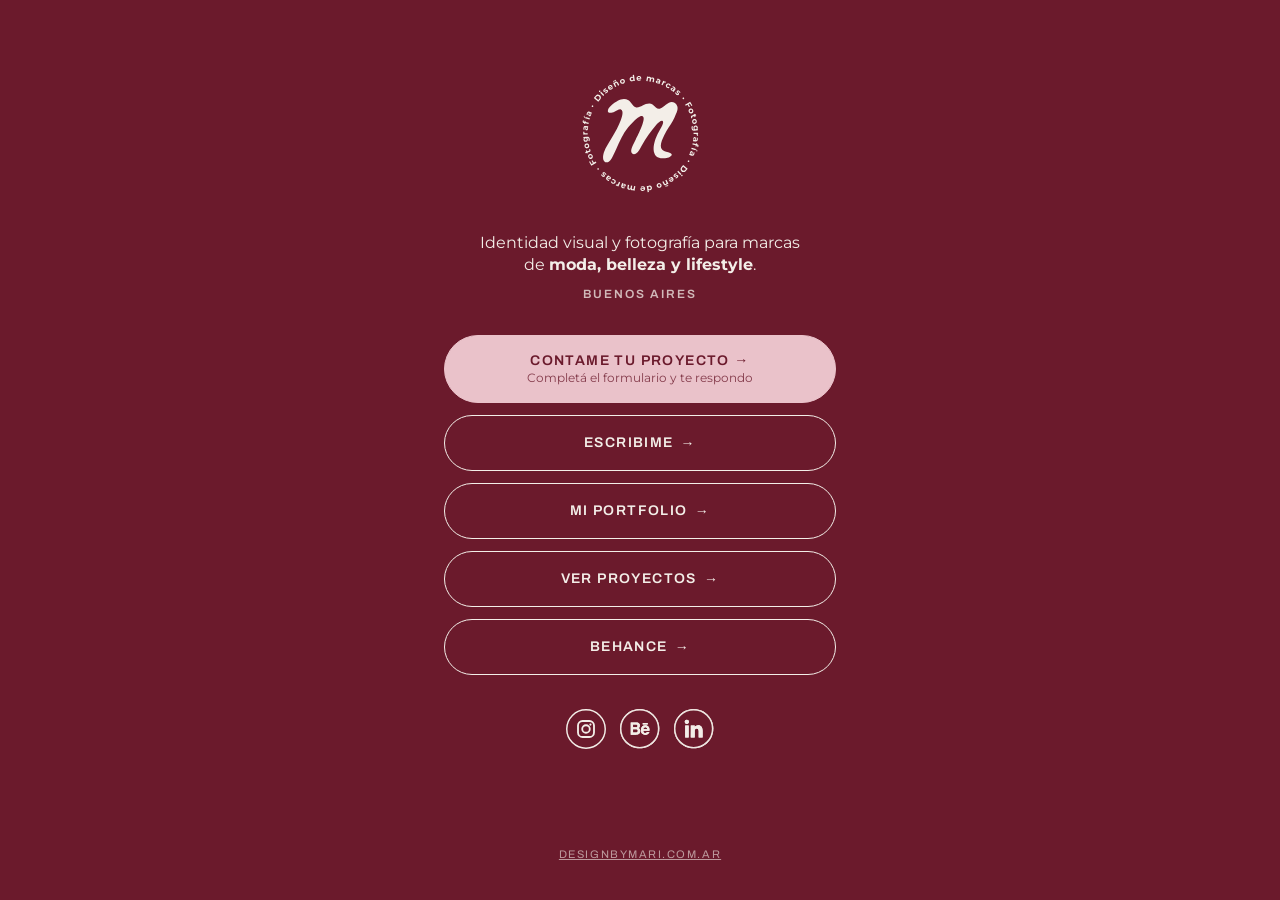
<file: links.html>
<!DOCTYPE html>
<html lang="es-AR">
<head>
<meta charset="utf-8">
<meta name="viewport" content="width=device-width, initial-scale=1">
<title>Links · Mari</title>
<meta name="description" content="Mariana Migueles (MARI): diseño de identidad visual y fotografía editorial para marcas de moda, belleza y lifestyle. Portfolio, formulario de proyecto y contacto.">
<meta name="author" content="Mariana Migueles">
<link rel="canonical" href="https://designbymari.com.ar/links">
<meta property="og:type" content="website">
<meta property="og:locale" content="es_AR">
<meta property="og:site_name" content="MARI · Mariana Migueles">
<meta property="og:title" content="Links · Mari">
<meta property="og:description" content="Mariana Migueles (MARI): diseño de identidad visual y fotografía editorial para marcas de moda, belleza y lifestyle. Portfolio, formulario de proyecto y contacto.">
<meta property="og:url" content="https://designbymari.com.ar/links">
<script type="application/ld+json">
{
  "@context": "https://schema.org",
  "@graph": [
    {
      "@type": "Person",
      "@id": "https://designbymari.com.ar/#mariana-migueles",
      "name": "Mariana Migueles",
      "alternateName": "MARI",
      "url": "https://designbymari.com.ar",
      "jobTitle": "Diseñadora de Marcas y Fotógrafa",
      "address": {
        "@type": "PostalAddress",
        "addressLocality": "Buenos Aires",
        "addressCountry": "AR"
      },
      "sameAs": [
        "https://www.instagram.com/_designbymari",
        "https://www.behance.net/mariana-migueles",
        "https://www.linkedin.com/in/marianamigueles/"
      ]
    },
    {
      "@type": "WebSite",
      "@id": "https://designbymari.com.ar/#website",
      "url": "https://designbymari.com.ar",
      "name": "MARI",
      "alternateName": "Mariana Migueles",
      "inLanguage": "es-AR",
      "author": {
        "@id": "https://designbymari.com.ar/#mariana-migueles"
      },
      "publisher": {
        "@id": "https://designbymari.com.ar/#mariana-migueles"
      }
    }
  ]
}
</script>
<meta name="theme-color" content="#6B1A2C">
<link rel="icon" href="assets/svg/favicon.svg" type="image/svg+xml">
<link rel="icon" href="assets/img/icons/favicon-32.png" type="image/png" sizes="32x32">
<link rel="apple-touch-icon" href="assets/img/icons/apple-touch-icon.png">
<link rel="preload" href="assets/fonts/montserrat-latin-400-normal.woff2" as="font" type="font/woff2" crossorigin>
<link rel="preload" href="assets/fonts/archivo-latin-600-normal.woff2" as="font" type="font/woff2" crossorigin>
<link rel="stylesheet" href="assets/css/fonts.css">
<style>
:root{--bordo:#6B1A2C;--crema:#F3EEE8;--rosa:#EAC2CA;--ease:cubic-bezier(.22,.8,.24,1)}
*{box-sizing:border-box}
html,body{margin:0;min-height:100%}
body{background:var(--bordo);color:var(--crema);font-family:"Montserrat",system-ui,sans-serif;-webkit-font-smoothing:antialiased;display:flex;justify-content:center}
main{width:100%;max-width:440px;padding:56px 24px 40px;display:flex;flex-direction:column;align-items:center;text-align:center;min-height:100svh}
.badge{width:150px;height:auto;display:block}
.badge__txt{transform-origin:159px 159px;animation:spin 14s linear infinite}
@keyframes spin{to{transform:rotate(360deg)}}
.lead{margin:26px 0 0;font-size:15.5px;line-height:1.45;max-width:330px}
.lead b{font-weight:700}
.place{margin:10px 0 0;font-family:"Archivo",sans-serif;font-weight:600;font-size:12px;letter-spacing:.16em;text-transform:uppercase;opacity:.75}
nav{width:100%;display:flex;flex-direction:column;gap:12px;margin-top:34px}
.lk{position:relative;display:flex;align-items:center;justify-content:center;gap:.5em;min-height:56px;padding:0 22px;border-radius:999px;border:1px solid var(--crema);color:var(--crema);text-decoration:none;font-family:"Archivo",sans-serif;font-weight:600;font-size:14px;letter-spacing:.1em;text-transform:uppercase;transition:background-color .35s var(--ease),color .35s var(--ease),border-color .35s var(--ease),transform .35s var(--ease)}
.lk:hover,.lk:focus-visible{background:var(--crema);color:var(--bordo)}
.lk:active{transform:scale(.98)}
.lk .arr{display:inline-block;transition:transform .4s var(--ease)}
.lk:hover .arr{transform:translateX(5px)}
.lk--main{background:var(--rosa);border-color:var(--rosa);color:var(--bordo)}
.lk--main:hover,.lk--main:focus-visible{background:var(--crema);border-color:var(--crema)}
.lk small{display:block;font-family:"Montserrat",sans-serif;font-weight:400;font-size:12px;letter-spacing:0;text-transform:none;opacity:.8}
.lk--main{flex-direction:column;gap:2px;min-height:68px}
.soc{display:flex;gap:14px;margin-top:34px}
.soc a{display:block;width:40px;height:40px;transition:transform .45s var(--ease)}
.soc a:hover{transform:rotate(-12deg) scale(1.08)}
.soc img{width:100%;height:100%}
footer{margin-top:auto;padding-top:40px;font-family:"Archivo",sans-serif;font-size:11px;letter-spacing:.14em;text-transform:uppercase;opacity:.6}
footer a{color:inherit}
:focus-visible{outline:2px solid var(--rosa);outline-offset:3px}
@media (prefers-reduced-motion:reduce){.badge__txt{animation:none}*{transition-duration:.01ms!important}}
</style>
</head>
<body>
<main>
  <h1 style="margin:0"><svg class="badge" role="img" aria-label="Mari · Diseño de marcas · Fotografía" viewBox="0 0 318 318"><g class="badge__txt"><path d="M61.0352 88.9258L64.703 84.6099C65.5796 83.5784 66.5514 82.8382 67.6185 82.3894C68.6843 81.9238 69.7591 81.7776 70.843 81.9507C71.9345 82.1148 72.9554 82.6005 73.9054 83.4079C74.8555 84.2153 75.4995 85.1444 75.8375 86.1952C76.1832 87.237 76.2168 88.3251 75.9383 89.4597C75.6584 90.5775 75.0801 91.6522 74.2036 92.6837L70.5358 96.9996L61.0352 88.9258ZM72.3062 91.2582C73.1136 90.3082 73.4932 89.3297 73.4452 88.3227C73.3958 87.299 72.9187 86.4027 72.0138 85.6338C71.109 84.8648 70.152 84.5424 69.1428 84.6664C68.1322 84.7738 67.2232 85.3024 66.4159 86.2525L64.7088 88.2612L70.5992 93.2669L72.3062 91.2582ZM74.57 77.7447L76.5816 75.828L83.1917 82.7656L81.1801 84.6822L74.57 77.7447ZM74.6543 75.8192C74.2847 76.1714 73.8814 76.3507 73.4445 76.3569C73.0076 76.3631 72.6377 76.2072 72.3346 75.8891C72.0315 75.5711 71.8937 75.194 71.921 74.7579C71.9484 74.3218 72.1469 73.9277 72.5165 73.5755C72.8862 73.2233 73.2853 73.0398 73.714 73.0249C74.1427 73.0101 74.5045 73.1574 74.7994 73.4669C75.1188 73.8022 75.269 74.1921 75.2498 74.6368C75.2225 75.0729 75.024 75.467 74.6543 75.8192ZM89.01 77.9182C88.3918 78.419 87.7277 78.8347 87.0175 79.1653C86.3 79.4868 85.6724 79.6742 85.135 79.7275L84.5991 77.5944C85.1032 77.5376 85.6466 77.3878 86.2293 77.145C86.8045 76.8931 87.3181 76.584 87.7703 76.2178C88.6838 75.4779 88.9574 74.8819 88.5912 74.4297C88.4193 74.2175 88.1714 74.1662 87.8476 74.2757C87.5237 74.3852 87.0772 74.6169 86.5082 74.9708C85.8245 75.3718 85.2356 75.673 84.7417 75.8744C84.2478 76.0759 83.7299 76.1439 83.188 76.0785C82.6553 76.0057 82.161 75.6879 81.7052 75.125C81.324 74.6545 81.1215 74.1309 81.0976 73.5543C81.0755 72.961 81.2406 72.3536 81.5929 71.7321C81.9544 71.1031 82.4904 70.5008 83.2009 69.9254C83.7268 69.4994 84.2968 69.1371 84.9106 68.8385C85.5263 68.5233 86.087 68.3289 86.5928 68.2554L87.1174 70.3746C86.1634 70.5361 85.2988 70.9308 84.5237 71.5586C84.0624 71.9323 83.7687 72.2771 83.6426 72.5931C83.5166 72.9091 83.5357 73.1687 83.7002 73.3717C83.887 73.6023 84.1424 73.6629 84.4662 73.5534C84.7901 73.4439 85.2579 73.2102 85.8695 72.8523C86.5607 72.4605 87.1487 72.1677 87.6334 71.9737C88.1106 71.7706 88.6155 71.7054 89.1482 71.7782C89.6809 71.851 90.1677 72.1596 90.6086 72.704C90.9823 73.1654 91.1765 73.6881 91.1911 74.2722C91.2058 74.8562 91.0277 75.4665 90.657 76.103C90.288 76.7227 89.739 77.3278 89.01 77.9182ZM100.538 63.79C100.557 63.8199 100.678 64.0391 100.899 64.4475L94.8076 68.3778C95.2392 68.8059 95.7529 69.0326 96.3487 69.058C96.9444 69.0834 97.5466 68.8997 98.1553 68.507C98.5743 68.2366 98.9049 67.9386 99.1469 67.6128C99.3924 67.2707 99.568 66.8748 99.6735 66.4251L101.785 66.9706C101.587 68.3279 100.759 69.4765 99.3025 70.4164C98.3946 71.0023 97.4787 71.3459 96.555 71.4473C95.6248 71.5388 94.7673 71.3926 93.9826 71.0086C93.1979 70.6247 92.548 70.0336 92.033 69.2354C91.5244 68.4472 91.2519 67.6197 91.2155 66.753C91.1826 65.8698 91.3777 65.0443 91.8009 64.2767C92.2277 63.4926 92.8451 62.8398 93.6533 62.3183C94.4415 61.8097 95.2644 61.5191 96.1218 61.4463C96.9792 61.3735 97.7936 61.5405 98.5648 61.9473C99.3395 62.3376 99.9973 62.9519 100.538 63.79ZM94.8078 64.0747C94.279 64.4159 93.9316 64.852 93.7655 65.3831C93.5995 65.9142 93.6439 66.4649 93.8989 67.0352L97.8649 64.4762C97.4567 64.0188 96.9765 63.7564 96.4242 63.6888C95.8654 63.6113 95.3266 63.7399 94.8078 64.0747ZM107.229 54.6646C108.297 54.146 109.312 54.0489 110.275 54.3734C111.248 54.6928 112.041 55.4827 112.653 56.7431L115.049 61.678L112.55 62.8916L110.34 58.3412C110.008 57.6576 109.612 57.2229 109.153 57.0369C108.688 56.8403 108.172 56.8795 107.606 57.1544C106.976 57.4604 106.57 57.9017 106.388 58.4785C106.2 59.0445 106.294 59.7121 106.667 60.4812L108.736 64.7431L106.237 65.9567L102.051 57.3367L104.439 56.1775L104.929 57.1869C105.084 56.663 105.36 56.1856 105.758 55.7548C106.151 55.3132 106.641 54.9499 107.229 54.6646ZM107.162 53.5486C106.873 53.6886 106.591 53.7597 106.315 53.7618C106.044 53.748 105.729 53.7098 105.368 53.6472C105.135 53.602 104.944 53.5759 104.796 53.5689C104.658 53.5566 104.535 53.5765 104.429 53.6283C104.204 53.7372 104.062 53.9055 104.001 54.1332C103.934 54.3501 103.966 54.6054 104.095 54.899L102.829 55.5136C102.503 54.7875 102.405 54.1358 102.534 53.5585C102.668 52.9652 103.013 52.5338 103.568 52.2641C103.846 52.1293 104.12 52.0687 104.391 52.0825C104.667 52.0804 104.993 52.1134 105.37 52.1815C105.603 52.2267 105.788 52.2554 105.926 52.2676C106.075 52.2747 106.202 52.2523 106.309 52.2004C106.523 52.0967 106.663 51.9363 106.729 51.7194C106.801 51.4865 106.777 51.234 106.658 50.9618L107.924 50.3472C108.24 51.0519 108.328 51.6955 108.188 52.278C108.059 52.8554 107.717 53.2789 107.162 53.5486ZM123.425 58.5736C122.47 58.8984 121.543 58.994 120.645 58.8604C119.754 58.7117 118.974 58.3559 118.306 57.7928C117.639 57.2298 117.152 56.4986 116.846 55.5992C116.54 54.6998 116.481 53.8233 116.667 52.9699C116.854 52.1164 117.256 51.3649 117.876 50.7153C118.503 50.0508 119.294 49.556 120.25 49.2312C121.205 48.9064 122.129 48.8183 123.019 48.967C123.906 49.1044 124.684 49.4547 125.352 50.0177C126.02 50.5808 126.507 51.312 126.812 52.2114C127.118 53.1107 127.178 53.9872 126.991 54.8407C126.805 55.6942 126.404 56.4513 125.788 57.1121C125.169 57.7616 124.381 58.2488 123.425 58.5736ZM122.692 56.4151C123.366 56.1858 123.841 55.7737 124.115 55.1788C124.397 54.5688 124.408 53.8815 124.148 53.1171C123.888 52.3526 123.462 51.82 122.871 51.5194C122.287 51.2037 121.658 51.1604 120.983 51.3897C120.309 51.619 119.831 52.0387 119.549 52.6486C119.263 53.2474 119.251 53.929 119.51 54.6935C119.77 55.4579 120.198 55.9961 120.793 56.308C121.384 56.6087 122.017 56.6444 122.692 56.4151ZM146.256 39.7364L148.141 52.8172L145.514 53.1956L145.357 52.1026C144.794 53.0235 143.866 53.5771 142.573 53.7633C141.68 53.892 140.84 53.809 140.054 53.5144C139.279 53.2181 138.633 52.7293 138.115 52.0482C137.597 51.367 137.268 50.5387 137.127 49.5632C136.986 48.5877 137.069 47.7001 137.373 46.9005C137.678 46.1008 138.16 45.4495 138.819 44.9466C139.49 44.4421 140.273 44.1254 141.166 43.9968C142.376 43.8224 143.377 44.068 144.169 44.7338L143.506 40.1326L146.256 39.7364ZM142.724 51.4382C143.417 51.3383 143.959 51.0203 144.35 50.4842C144.739 49.9363 144.876 49.2627 144.76 48.4635C144.645 47.6644 144.325 47.0627 143.799 46.6586C143.271 46.2428 142.66 46.0848 141.967 46.1847C141.262 46.2863 140.715 46.6111 140.326 47.1589C139.935 47.6951 139.797 48.3628 139.912 49.1619C140.028 49.9611 140.349 50.5686 140.877 50.9845C141.403 51.3886 142.018 51.5398 142.724 51.4382ZM161.732 47.3936C161.733 47.4292 161.721 47.6789 161.695 48.1426L154.448 48.3008C154.592 48.8916 154.91 49.3537 155.405 49.6874C155.899 50.021 156.508 50.1799 157.232 50.1641C157.731 50.1532 158.169 50.0724 158.545 49.9217C158.934 49.7588 159.291 49.5135 159.616 49.1857L161.129 50.7561C160.249 51.8086 158.943 52.3537 157.21 52.3916C156.129 52.4151 155.169 52.2282 154.329 51.8309C153.489 51.4217 152.835 50.848 152.367 50.11C151.9 49.3719 151.656 48.5281 151.635 47.5784C151.615 46.6405 151.816 45.7929 152.239 45.0354C152.673 44.2658 153.272 43.6648 154.034 43.2325C154.809 42.788 155.677 42.5553 156.638 42.5343C157.576 42.5138 158.429 42.6971 159.198 43.0841C159.966 43.4712 160.573 44.0399 161.017 44.7904C161.472 45.5287 161.711 46.3964 161.732 47.3936ZM156.702 44.6351C156.073 44.6489 155.548 44.8385 155.129 45.2039C154.709 45.5694 154.458 46.0618 154.377 46.6812L159.096 46.5782C158.988 45.9748 158.716 45.4997 158.281 45.1529C157.845 44.7943 157.319 44.6216 156.702 44.6351ZM186.103 45.4615C187.282 45.683 188.15 46.2085 188.707 47.0381C189.278 47.8582 189.433 48.9626 189.172 50.3513L188.159 55.7428L185.428 55.2296L186.362 50.2583C186.502 49.5114 186.449 48.9275 186.202 48.5065C185.969 48.0761 185.566 47.8071 184.994 47.6997C184.352 47.5791 183.805 47.6937 183.353 48.0437C182.903 48.382 182.601 48.9595 182.447 49.7764L181.559 54.5027L178.829 53.9896L179.763 49.0183C180.041 47.5362 179.585 46.6833 178.395 46.4596C177.765 46.3412 177.223 46.457 176.771 46.807C176.321 47.1452 176.019 47.7228 175.866 48.5397L174.977 53.266L172.247 52.7529L174.016 43.3353L176.625 43.8254L176.421 44.9107C176.845 44.5797 177.328 44.3563 177.869 44.2405C178.422 44.127 179.002 44.1272 179.609 44.2412C180.274 44.3662 180.85 44.6133 181.337 44.9826C181.825 45.3402 182.186 45.8006 182.418 46.3638C182.895 45.9461 183.451 45.6578 184.085 45.499C184.73 45.3424 185.403 45.3299 186.103 45.4615ZM199.107 48.7786C200.51 49.2634 201.471 49.9724 201.99 50.9056C202.513 51.8276 202.542 52.962 202.077 54.3088L200.291 59.4769L197.833 58.6276L198.223 57.4997C197.438 58.1707 196.372 58.2736 195.026 57.8082C194.33 57.5677 193.764 57.2405 193.33 56.8264C192.906 56.4162 192.631 55.9569 192.505 55.4486C192.38 54.9403 192.408 54.4224 192.59 53.8949C192.881 53.0532 193.424 52.4996 194.219 52.2342C195.026 51.9727 196.091 52.0707 197.415 52.5284L199.503 53.2497C199.701 52.6774 199.678 52.1796 199.435 51.7563C199.195 51.3218 198.728 50.9844 198.032 50.7439C197.549 50.5772 197.045 50.4909 196.52 50.4851C196.009 50.472 195.547 50.5383 195.132 50.684L194.823 48.5232C195.437 48.346 196.12 48.2802 196.87 48.326C197.632 48.3757 198.377 48.5266 199.107 48.7786ZM196.293 56.2675C196.742 56.4226 197.175 56.4593 197.593 56.3775C198.014 56.2845 198.368 56.0612 198.654 55.7075L198.973 54.7817L197.172 54.1592C196.095 53.7869 195.434 53.9542 195.19 54.6613C195.073 54.998 195.109 55.3119 195.298 55.6031C195.501 55.887 195.833 56.1084 196.293 56.2675ZM210.2 54.5675C210.697 54.2872 211.248 54.1566 211.854 54.1759C212.471 54.2002 213.114 54.3671 213.781 54.6767L212.703 57.0037C212.433 56.8523 212.249 56.7541 212.152 56.7092C211.43 56.3746 210.77 56.3171 210.171 56.5366C209.577 56.7455 209.092 57.2539 208.718 58.0618L206.815 62.1663L204.294 60.9977L208.324 52.304L210.732 53.4202L210.2 54.5675ZM216.595 67.4693C215.714 66.9546 215.023 66.3113 214.525 65.5395C214.043 64.7633 213.791 63.9355 213.768 63.056C213.755 62.1824 213.988 61.3355 214.467 60.515C214.946 59.6945 215.569 59.075 216.335 58.6563C217.112 58.2436 217.954 58.0612 218.861 58.1092C219.784 58.1529 220.687 58.4321 221.569 58.9468C222.44 59.4555 223.092 60.0829 223.522 60.8292C223.969 61.5711 224.144 62.3673 224.046 63.2178L221.601 63.1315C221.613 62.1212 221.214 61.3797 220.404 60.9069C219.779 60.5419 219.141 60.4448 218.491 60.6156C217.842 60.7865 217.311 61.2257 216.898 61.9333C216.485 62.641 216.364 63.3196 216.534 63.9692C216.705 64.6188 217.104 65.1262 217.729 65.4912C218.55 65.97 219.391 65.9526 220.255 65.439L221.524 67.5405C220.843 68.0234 220.067 68.2579 219.195 68.2441C218.334 68.2362 217.467 67.978 216.595 67.4693ZM232.118 65.8389C233.308 66.7255 234.01 67.6921 234.222 68.7387C234.442 69.7758 234.126 70.8657 233.275 72.0085L230.009 76.3938L227.923 74.8404L228.636 73.8834C227.685 74.2855 226.638 74.061 225.495 73.2099C224.905 72.7701 224.465 72.2871 224.176 71.7609C223.896 71.2417 223.774 70.7208 223.807 70.1983C223.841 69.6757 224.025 69.1906 224.358 68.743C224.89 68.0288 225.575 67.6656 226.414 67.6533C227.261 67.6481 228.247 68.064 229.371 68.9009L231.142 70.2202C231.504 69.7345 231.633 69.2532 231.529 68.7762C231.433 68.2897 231.089 67.8265 230.499 67.3868C230.089 67.0818 229.635 66.847 229.136 66.6824C228.653 66.5154 228.192 66.4386 227.753 66.4519L228.112 64.2991C228.751 64.316 229.421 64.4598 230.123 64.7306C230.834 65.0085 231.499 65.3779 232.118 65.8389ZM227.169 72.125C227.55 72.4087 227.952 72.5748 228.375 72.6232C228.805 72.6622 229.21 72.5563 229.589 72.3057L230.174 71.5201L228.646 70.3817C227.731 69.7008 227.051 69.6603 226.604 70.2602C226.391 70.5459 226.33 70.856 226.422 71.1906C226.53 71.5227 226.779 71.8341 227.169 72.125ZM235.626 81.3569C235.043 80.8161 234.537 80.2176 234.109 79.5617C233.689 78.897 233.414 78.3024 233.285 77.778L235.321 76.9447C235.449 77.4356 235.674 77.9522 235.997 78.4945C236.328 79.0281 236.707 79.4927 237.134 79.8883C237.996 80.6875 238.625 80.8737 239.02 80.447C239.206 80.2467 239.221 79.9941 239.067 79.689C238.913 79.384 238.62 78.975 238.189 78.4619C237.695 77.8421 237.313 77.302 237.043 76.8417C236.774 76.3813 236.633 75.8783 236.621 75.3326C236.617 74.795 236.862 74.2606 237.354 73.7295C237.766 73.2853 238.255 73.0105 238.823 72.905C239.407 72.7989 240.032 72.8761 240.697 73.1366C241.371 73.4051 242.043 73.8502 242.714 74.4718C243.21 74.9319 243.649 75.4446 244.032 76.0099C244.432 76.5745 244.704 77.102 244.848 77.5922L242.825 78.4124C242.53 77.491 242.016 76.6912 241.285 76.0131C240.849 75.6095 240.466 75.3677 240.136 75.2878C239.805 75.2079 239.551 75.2637 239.373 75.4553C239.171 75.673 239.148 75.9344 239.302 76.2394C239.456 76.5444 239.754 76.9743 240.195 77.5289C240.681 78.1575 241.054 78.6979 241.315 79.1502C241.584 79.5937 241.72 80.0843 241.724 80.6219C241.727 81.1595 241.491 81.6852 241.015 82.199C240.611 82.6344 240.121 82.9008 239.545 82.9982C238.969 83.0957 238.34 83.0061 237.657 82.7294C236.991 82.4522 236.314 81.9946 235.626 81.3569ZM249.513 90.8696C249.198 90.4831 249.06 90.0597 249.098 89.5994C249.144 89.1484 249.37 88.7578 249.775 88.4276C250.18 88.0975 250.603 87.9592 251.045 88.0126C251.496 88.0585 251.883 88.2793 252.205 88.6751C252.528 89.0708 252.666 89.4942 252.62 89.9453C252.584 90.3889 252.363 90.7757 251.958 91.1058C251.553 91.436 251.125 91.5781 250.674 91.5321C250.223 91.4862 249.836 91.2654 249.513 90.8696ZM264.73 100.576L261.888 102.244L264.808 107.221L262.811 108.393L259.89 103.415L255.973 105.714L254.513 103.225L265.267 96.9161L270.034 105.043L268.037 106.215L264.73 100.576ZM262.527 118.481C262.119 117.558 261.942 116.643 261.995 115.737C262.064 114.836 262.35 114.029 262.852 113.313C263.353 112.598 264.038 112.048 264.907 111.664C265.776 111.28 266.644 111.143 267.51 111.253C268.377 111.363 269.161 111.698 269.863 112.258C270.581 112.823 271.143 113.568 271.552 114.491C271.96 115.414 272.129 116.326 272.06 117.226C272.002 118.122 271.722 118.927 271.22 119.642C270.718 120.358 270.033 120.907 269.164 121.291C268.296 121.676 267.428 121.813 266.561 121.703C265.695 121.592 264.905 121.26 264.192 120.705C263.49 120.146 262.935 119.404 262.527 118.481ZM264.612 117.559C264.9 118.211 265.353 118.647 265.97 118.868C266.602 119.094 267.288 119.044 268.026 118.718C268.765 118.391 269.257 117.92 269.505 117.304C269.767 116.695 269.755 116.064 269.467 115.413C269.178 114.761 268.718 114.322 268.086 114.095C267.464 113.864 266.784 113.912 266.045 114.238C265.307 114.565 264.809 115.038 264.551 115.658C264.304 116.274 264.324 116.908 264.612 117.559ZM268.451 132.341C268.175 132.142 267.925 131.867 267.7 131.515C267.49 131.171 267.318 130.79 267.183 130.372C266.835 129.286 266.842 128.355 267.204 127.578C267.57 126.813 268.29 126.258 269.364 125.913L273.112 124.712L272.661 123.304L274.697 122.651L275.148 124.059L277.37 123.347L278.218 125.993L275.996 126.705L276.725 128.978L274.689 129.63L273.961 127.358L270.246 128.548C269.862 128.671 269.593 128.864 269.44 129.125C269.301 129.394 269.29 129.709 269.406 130.071C269.54 130.489 269.768 130.809 270.088 131.03L268.451 132.341ZM269.645 139.897C269.432 138.911 269.442 137.979 269.677 137.102C269.926 136.234 270.369 135.5 271.004 134.9C271.64 134.301 272.421 133.901 273.35 133.699C274.278 133.498 275.156 133.539 275.982 133.821C276.809 134.103 277.51 134.589 278.085 135.279C278.673 135.977 279.075 136.82 279.289 137.806C279.503 138.792 279.485 139.72 279.236 140.588C278.998 141.453 278.562 142.186 277.926 142.785C277.291 143.385 276.509 143.785 275.581 143.987C274.652 144.188 273.775 144.147 272.948 143.865C272.121 143.582 271.415 143.098 270.828 142.411C270.254 141.721 269.859 140.884 269.645 139.897ZM271.873 139.414C272.024 140.11 272.38 140.629 272.94 140.969C273.514 141.318 274.195 141.407 274.984 141.236C275.773 141.065 276.351 140.703 276.717 140.15C277.097 139.606 277.212 138.985 277.061 138.289C276.91 137.593 276.547 137.07 275.973 136.721C275.411 136.369 274.735 136.278 273.946 136.45C273.157 136.621 272.574 136.984 272.196 137.54C271.83 138.093 271.722 138.718 271.873 139.414ZM281.895 157.606L273.945 158.286C272.194 158.436 270.853 158.092 269.924 157.254C268.994 156.415 268.454 155.121 268.304 153.37C268.225 152.447 268.263 151.562 268.417 150.715C268.571 149.867 268.837 149.153 269.217 148.573L271.298 149.503C271.002 149.933 270.785 150.464 270.648 151.096C270.5 151.728 270.452 152.352 270.504 152.967C270.586 153.925 270.865 154.611 271.342 155.023C271.807 155.448 272.478 155.623 273.353 155.548L273.761 155.513C272.907 154.859 272.424 153.887 272.314 152.598C272.239 151.722 272.36 150.902 272.675 150.136C273.004 149.381 273.499 148.76 274.161 148.275C274.822 147.789 275.609 147.507 276.52 147.429C277.431 147.351 278.253 147.495 278.988 147.862C279.722 148.228 280.31 148.756 280.75 149.445C281.203 150.145 281.467 150.933 281.542 151.808C281.661 153.192 281.295 154.284 280.446 155.084L281.67 154.979L281.895 157.606ZM274.633 152.954C274.695 153.687 274.959 154.266 275.425 154.691C275.903 155.127 276.491 155.315 277.189 155.255C277.887 155.196 278.429 154.911 278.814 154.401C279.213 153.902 279.38 153.286 279.318 152.553C279.255 151.819 278.984 151.235 278.506 150.799C278.04 150.362 277.458 150.173 276.759 150.233C276.061 150.293 275.514 150.578 275.117 151.089C274.731 151.598 274.57 152.22 274.633 152.954ZM280.873 165.534C281.332 165.873 281.676 166.323 281.906 166.884C282.136 167.457 282.246 168.112 282.236 168.848L279.671 168.813C279.699 168.505 279.714 168.297 279.715 168.191C279.726 167.395 279.509 166.769 279.064 166.311C278.631 165.854 277.969 165.62 277.078 165.608L272.555 165.546L272.592 162.768L282.174 162.898L282.138 165.552L280.873 165.534ZM281.555 177.038C281.386 178.512 280.901 179.604 280.102 180.313C279.315 181.023 278.214 181.296 276.799 181.133L271.366 180.508L271.664 177.924L272.85 178.061C272.025 177.44 271.694 176.422 271.857 175.006C271.941 174.275 272.138 173.652 272.448 173.138C272.757 172.636 273.146 172.268 273.615 172.035C274.084 171.802 274.596 171.718 275.151 171.782C276.035 171.884 276.693 172.294 277.124 173.013C277.554 173.744 277.689 174.805 277.529 176.197L277.276 178.391C277.877 178.461 278.358 178.331 278.719 178.002C279.092 177.674 279.32 177.145 279.404 176.413C279.463 175.906 279.438 175.395 279.33 174.881C279.232 174.379 279.067 173.942 278.835 173.569L280.878 172.8C281.184 173.361 281.396 174.013 281.513 174.756C281.63 175.51 281.644 176.271 281.555 177.038ZM273.635 175.91C273.581 176.382 273.639 176.813 273.809 177.203C273.991 177.595 274.285 177.891 274.692 178.094L275.666 178.206L275.884 176.313C276.014 175.18 275.708 174.571 274.965 174.486C274.611 174.445 274.312 174.548 274.068 174.795C273.835 175.055 273.691 175.427 273.635 175.91ZM279.258 189.712L278.736 192.114L276.647 191.66L277.154 189.328L270.088 187.792L270.678 185.077L277.745 186.613L278.059 185.168L280.147 185.622L279.833 187.067L280.251 187.158C281.318 187.39 282.097 187.887 282.588 188.65C283.076 189.424 283.195 190.386 282.945 191.535C282.857 191.941 282.727 192.314 282.556 192.653C282.394 193.007 282.205 193.288 281.99 193.496L280.178 192.355C280.467 192.09 280.657 191.748 280.747 191.33C280.926 190.506 280.563 189.996 279.658 189.799L279.258 189.712ZM277.677 197.362L276.87 200.021L267.7 197.239L268.507 194.58L277.677 197.362ZM280.676 200.543L279.808 203.406L278.289 199.577L278.92 197.497L280.676 200.543ZM273.922 208.576C273.37 209.954 272.615 210.88 271.658 211.354C270.712 211.832 269.578 211.806 268.255 211.276L263.179 209.243L264.146 206.829L265.253 207.273C264.621 206.457 264.57 205.387 265.099 204.065C265.373 203.381 265.727 202.832 266.162 202.418C266.592 202.015 267.064 201.762 267.578 201.661C268.091 201.56 268.607 201.613 269.125 201.82C269.952 202.151 270.479 202.721 270.706 203.528C270.928 204.346 270.779 205.405 270.258 206.706L269.437 208.756C269.999 208.981 270.497 208.983 270.932 208.76C271.377 208.542 271.737 208.091 272.011 207.408C272.2 206.934 272.311 206.435 272.342 205.91C272.38 205.4 272.336 204.935 272.21 204.514L274.383 204.31C274.531 204.932 274.564 205.616 274.482 206.364C274.395 207.122 274.209 207.86 273.922 208.576ZM266.577 205.405C266.401 205.846 266.343 206.277 266.405 206.698C266.477 207.123 266.683 207.487 267.023 207.789L267.932 208.154L268.641 206.384C269.064 205.326 268.929 204.658 268.235 204.38C267.904 204.248 267.589 204.268 267.289 204.442C266.995 204.632 266.758 204.953 266.577 205.405ZM260.434 222.11C260.689 221.681 261.039 221.405 261.484 221.283C261.923 221.171 262.368 221.248 262.817 221.514C263.266 221.781 263.542 222.131 263.644 222.564C263.756 223.003 263.682 223.442 263.422 223.882C263.161 224.321 262.811 224.596 262.372 224.709C261.943 224.827 261.504 224.753 261.054 224.486C260.605 224.22 260.324 223.867 260.212 223.428C260.1 222.988 260.174 222.549 260.434 222.11ZM260.126 239.072L256.489 243.414C255.62 244.452 254.653 245.198 253.589 245.655C252.527 246.128 251.453 246.282 250.368 246.116C249.275 245.96 248.251 245.481 247.295 244.68C246.339 243.88 245.689 242.955 245.343 241.907C244.99 240.867 244.949 239.779 245.22 238.643C245.492 237.523 246.063 236.445 246.932 235.407L250.569 231.065L260.126 239.072ZM248.839 236.819C248.039 237.775 247.666 238.756 247.721 239.762C247.777 240.786 248.261 241.679 249.171 242.441C250.081 243.204 251.04 243.52 252.049 243.389C253.059 243.274 253.964 242.739 254.765 241.783L256.457 239.763L250.532 234.798L248.839 236.819ZM246.704 250.323L244.713 252.261L238.027 245.397L240.017 243.459L246.704 250.323ZM246.641 252.249C247.006 251.893 247.408 251.709 247.844 251.698C248.281 251.687 248.653 251.839 248.959 252.153C249.266 252.468 249.408 252.844 249.385 253.28C249.363 253.716 249.169 254.113 248.803 254.469C248.437 254.825 248.04 255.013 247.612 255.033C247.183 255.052 246.82 254.909 246.522 254.603C246.198 254.271 246.044 253.883 246.058 253.438C246.081 253.001 246.275 252.605 246.641 252.249ZM232.248 250.289C232.863 249.785 233.525 249.366 234.233 249.031C234.949 248.706 235.575 248.515 236.113 248.458L236.66 250.588C236.157 250.648 235.614 250.801 235.033 251.047C234.459 251.302 233.947 251.614 233.497 251.983C232.588 252.728 232.318 253.325 232.686 253.775C232.859 253.987 233.108 254.037 233.431 253.925C233.754 253.814 234.199 253.58 234.766 253.223C235.448 252.818 236.035 252.513 236.528 252.309C237.02 252.105 237.538 252.034 238.08 252.096C238.613 252.166 239.109 252.481 239.568 253.041C239.952 253.51 240.158 254.032 240.185 254.608C240.21 255.202 240.049 255.81 239.7 256.433C239.342 257.064 238.809 257.67 238.102 258.249C237.579 258.678 237.011 259.044 236.399 259.346C235.785 259.664 235.225 259.862 234.72 259.938L234.183 257.822C235.136 257.655 235.999 257.256 236.77 256.624C237.229 256.247 237.521 255.901 237.645 255.584C237.77 255.267 237.749 255.008 237.583 254.806C237.395 254.576 237.14 254.517 236.816 254.628C236.493 254.74 236.027 254.976 235.417 255.337C234.728 255.733 234.142 256.029 233.658 256.226C233.182 256.432 232.677 256.5 232.144 256.43C231.611 256.36 231.123 256.054 230.679 255.513C230.302 255.053 230.105 254.532 230.087 253.948C230.069 253.364 230.244 252.753 230.611 252.114C230.977 251.492 231.522 250.884 232.248 250.289ZM220.793 264.479C220.773 264.449 220.652 264.231 220.429 263.823L226.5 259.863C226.067 259.437 225.552 259.213 224.956 259.19C224.36 259.168 223.759 259.354 223.152 259.75C222.734 260.023 222.405 260.322 222.165 260.649C221.921 260.993 221.747 261.389 221.644 261.84L219.53 261.305C219.722 259.946 220.543 258.794 221.995 257.846C222.9 257.256 223.814 256.908 224.738 256.802C225.667 256.706 226.526 256.848 227.312 257.228C228.099 257.608 228.752 258.195 229.271 258.991C229.783 259.777 230.06 260.603 230.101 261.469C230.138 262.352 229.947 263.179 229.527 263.949C229.105 264.735 228.49 265.391 227.685 265.916C226.899 266.429 226.078 266.724 225.221 266.801C224.364 266.878 223.549 266.715 222.775 266.312C221.999 265.925 221.338 265.314 220.793 264.479ZM226.522 264.166C227.049 263.822 227.394 263.384 227.557 262.852C227.721 262.32 227.674 261.77 227.416 261.201L223.463 263.779C223.873 264.235 224.355 264.495 224.907 264.56C225.466 264.634 226.005 264.503 226.522 264.166ZM214.181 273.643C213.117 274.17 212.102 274.275 211.137 273.958C210.161 273.646 209.362 272.862 208.741 271.607L206.306 266.69L208.797 265.457L211.041 269.991C211.378 270.672 211.778 271.103 212.239 271.286C212.705 271.479 213.221 271.436 213.785 271.156C214.412 270.845 214.815 270.401 214.993 269.823C215.175 269.255 215.077 268.588 214.698 267.822L212.595 263.576L215.085 262.344L219.337 270.931L216.959 272.109L216.461 271.103C216.31 271.628 216.038 272.108 215.643 272.542C215.254 272.986 214.766 273.353 214.181 273.643ZM214.256 274.758C214.544 274.616 214.826 274.543 215.102 274.539C215.372 274.55 215.688 274.586 216.049 274.646C216.283 274.689 216.474 274.714 216.622 274.72C216.76 274.731 216.883 274.71 216.989 274.658C217.212 274.547 217.354 274.378 217.413 274.149C217.478 273.932 217.444 273.677 217.313 273.384L218.574 272.76C218.905 273.484 219.009 274.134 218.885 274.713C218.755 275.307 218.413 275.741 217.86 276.015C217.583 276.152 217.31 276.215 217.039 276.203C216.763 276.207 216.436 276.177 216.059 276.112C215.826 276.068 215.64 276.041 215.502 276.03C215.353 276.024 215.226 276.047 215.119 276.1C214.907 276.205 214.768 276.367 214.703 276.584C214.633 276.818 214.659 277.07 214.78 277.341L213.519 277.966C213.198 277.263 213.105 276.621 213.24 276.037C213.364 275.459 213.703 275.032 214.256 274.758ZM197.951 269.845C198.905 269.516 199.831 269.415 200.73 269.544C201.622 269.688 202.403 270.04 203.074 270.599C203.745 271.159 204.236 271.887 204.546 272.785C204.857 273.683 204.921 274.559 204.739 275.413C204.557 276.268 204.158 277.021 203.542 277.674C202.919 278.342 202.13 278.841 201.176 279.171C200.222 279.501 199.3 279.594 198.408 279.45C197.52 279.317 196.741 278.971 196.07 278.411C195.399 277.852 194.909 277.123 194.598 276.225C194.288 275.328 194.223 274.452 194.405 273.597C194.587 272.743 194.984 271.983 195.596 271.319C196.212 270.667 196.997 270.175 197.951 269.845ZM198.696 272C198.023 272.233 197.551 272.647 197.28 273.244C197.001 273.855 196.994 274.543 197.258 275.306C197.522 276.069 197.95 276.599 198.543 276.897C199.128 277.209 199.758 277.249 200.431 277.016C201.104 276.783 201.58 276.361 201.859 275.75C202.141 275.15 202.151 274.468 201.887 273.705C201.623 272.942 201.192 272.406 200.596 272.097C200.003 271.799 199.37 271.767 198.696 272ZM175.246 288.834L173.275 275.766L175.9 275.37L176.064 276.462C176.621 275.538 177.546 274.978 178.837 274.783C179.73 274.649 180.57 274.726 181.358 275.016C182.134 275.307 182.784 275.791 183.306 276.469C183.829 277.147 184.163 277.973 184.31 278.948C184.457 279.922 184.381 280.81 184.082 281.612C183.782 282.414 183.304 283.068 182.648 283.575C181.981 284.084 181.201 284.406 180.308 284.54C179.099 284.723 178.096 284.484 177.3 283.823L177.993 288.42L175.246 288.834ZM178.702 277.109C178.009 277.214 177.469 277.535 177.082 278.074C176.696 278.624 176.564 279.299 176.684 280.097C176.805 280.896 177.129 281.495 177.658 281.896C178.188 282.308 178.8 282.462 179.493 282.358C180.197 282.251 180.742 281.923 181.128 281.373C181.515 280.834 181.648 280.165 181.528 279.367C181.407 278.569 181.082 277.963 180.551 277.551C180.023 277.15 179.406 277.003 178.702 277.109ZM159.726 281.289C159.725 281.253 159.736 281.003 159.758 280.539L167.004 280.326C166.856 279.737 166.533 279.277 166.037 278.947C165.54 278.617 164.929 278.463 164.205 278.484C163.707 278.499 163.27 278.583 162.894 278.737C162.507 278.902 162.152 279.15 161.829 279.481L160.304 277.922C161.176 276.863 162.478 276.308 164.211 276.257C165.291 276.225 166.253 276.405 167.096 276.796C167.939 277.199 168.598 277.767 169.07 278.502C169.543 279.236 169.794 280.078 169.822 281.028C169.849 281.965 169.655 282.815 169.237 283.575C168.809 284.348 168.215 284.954 167.455 285.392C166.685 285.842 165.818 286.081 164.857 286.109C163.919 286.137 163.065 285.96 162.293 285.579C161.522 285.198 160.911 284.633 160.462 283.886C160.001 283.152 159.755 282.286 159.726 281.289ZM164.778 284.009C165.407 283.991 165.93 283.797 166.346 283.428C166.763 283.06 167.01 282.566 167.087 281.946L162.369 282.084C162.482 282.687 162.757 283.16 163.195 283.503C163.633 283.859 164.16 284.027 164.778 284.009ZM135.37 283.387C134.19 283.174 133.318 282.655 132.755 281.829C132.179 281.013 132.016 279.91 132.267 278.519L133.24 273.121L135.975 273.614L135.077 278.592C134.942 279.34 135 279.923 135.25 280.342C135.486 280.771 135.891 281.037 136.463 281.14C137.106 281.256 137.652 281.138 138.102 280.785C138.55 280.443 138.847 279.863 138.995 279.045L139.848 274.313L142.583 274.806L141.685 279.784C141.417 281.268 141.879 282.117 143.071 282.332C143.702 282.446 144.243 282.327 144.693 281.973C145.14 281.632 145.438 281.052 145.585 280.234L146.439 275.501L149.174 275.995L147.473 285.425L144.861 284.954L145.057 283.867C144.635 284.201 144.153 284.428 143.613 284.548C143.061 284.665 142.481 284.669 141.873 284.56C141.207 284.439 140.63 284.197 140.141 283.831C139.649 283.477 139.286 283.019 139.049 282.458C138.575 282.879 138.021 283.171 137.389 283.334C136.744 283.496 136.071 283.513 135.37 283.387ZM122.332 280.152C120.927 279.675 119.961 278.972 119.437 278.042C118.908 277.123 118.873 275.989 119.331 274.639L121.087 269.461L123.55 270.296L123.166 271.426C123.947 270.751 125.012 270.642 126.362 271.099C127.059 271.336 127.626 271.66 128.063 272.071C128.489 272.479 128.766 272.937 128.895 273.444C129.024 273.952 128.999 274.47 128.82 274.999C128.534 275.842 127.994 276.399 127.2 276.669C126.395 276.935 125.329 276.843 124.002 276.393L121.911 275.683C121.716 276.257 121.742 276.755 121.987 277.176C122.229 277.61 122.699 277.944 123.396 278.181C123.879 278.345 124.384 278.428 124.91 278.431C125.42 278.441 125.882 278.372 126.296 278.224L126.617 280.383C126.004 280.564 125.322 280.633 124.572 280.592C123.81 280.547 123.063 280.4 122.332 280.152ZM125.103 272.647C124.653 272.495 124.22 272.461 123.803 272.545C123.382 272.64 123.029 272.866 122.746 273.221L122.431 274.149L124.236 274.761C125.315 275.127 125.975 274.956 126.216 274.247C126.33 273.91 126.292 273.596 126.102 273.306C125.897 273.023 125.564 272.804 125.103 272.647ZM111.218 274.442C110.724 274.726 110.174 274.861 109.567 274.846C108.95 274.827 108.307 274.665 107.636 274.36L108.697 272.025C108.968 272.174 109.152 272.271 109.25 272.315C109.974 272.644 110.635 272.697 111.232 272.472C111.825 272.259 112.305 271.747 112.673 270.936L114.544 266.817L117.074 267.966L113.112 276.691L110.695 275.593L111.218 274.442ZM104.729 261.58C105.614 262.09 106.308 262.729 106.81 263.498C107.297 264.271 107.554 265.098 107.582 265.977C107.6 266.851 107.372 267.699 106.898 268.522C106.424 269.345 105.805 269.969 105.04 270.392C104.266 270.809 103.425 270.996 102.518 270.954C101.595 270.915 100.69 270.641 99.8054 270.132C98.9307 269.628 98.2758 269.004 97.8408 268.261C97.3896 267.521 97.2103 266.726 97.3029 265.875L99.7482 265.947C99.742 266.958 100.145 267.697 100.958 268.165C101.586 268.526 102.224 268.62 102.873 268.445C103.521 268.27 104.05 267.828 104.459 267.118C104.868 266.408 104.985 265.729 104.81 265.08C104.636 264.431 104.234 263.926 103.607 263.565C102.783 263.091 101.942 263.113 101.081 263.632L99.8001 261.538C100.478 261.051 101.252 260.812 102.124 260.821C102.986 260.824 103.854 261.077 104.729 261.58ZM89.2285 263.326C88.0308 262.45 87.3214 261.489 87.1002 260.444C86.872 259.409 87.1786 258.317 88.0202 257.167L91.2497 252.754L93.3482 254.29L92.6433 255.253C93.5909 254.843 94.6396 255.059 95.7894 255.9C96.3835 256.335 96.8273 256.815 97.1208 257.338C97.4047 257.855 97.5319 258.375 97.5023 258.898C97.4728 259.421 97.2933 259.907 96.9636 260.358C96.4377 261.076 95.7556 261.445 94.9175 261.464C94.0697 261.477 93.0805 261.069 91.9499 260.242L90.1677 258.937C89.81 259.426 89.685 259.908 89.7927 260.384C89.8934 260.87 90.2407 261.33 90.8348 261.765C91.2468 262.067 91.7031 262.298 92.2038 262.458C92.6878 262.621 93.1494 262.694 93.5886 262.677L93.2468 264.833C92.6078 264.821 91.9364 264.683 91.2327 264.418C90.5194 264.146 89.8514 263.782 89.2285 263.326ZM94.1243 256.999C93.7411 256.719 93.3378 256.556 92.9145 256.511C92.4842 256.476 92.0806 256.585 91.7035 256.839L91.125 257.629L92.6628 258.755C93.5827 259.428 94.2635 259.463 94.7054 258.859C94.9158 258.572 94.9739 258.261 94.8797 257.927C94.769 257.596 94.5172 257.287 94.1243 256.999ZM85.5964 247.831C86.1833 248.368 86.6928 248.964 87.1251 249.617C87.5493 250.279 87.8276 250.872 87.96 251.395L85.9299 252.241C85.799 251.751 85.5703 251.236 85.2439 250.696C84.9095 250.164 84.5277 249.702 84.0985 249.309C83.2314 248.516 82.6014 248.333 82.2086 248.762C82.0242 248.964 82.0101 249.217 82.1664 249.521C82.3227 249.825 82.618 250.232 83.0524 250.742C83.5503 251.359 83.9354 251.897 84.2078 252.355C84.4802 252.814 84.6242 253.316 84.6399 253.862C84.6469 254.399 84.4058 254.935 83.9167 255.469C83.5078 255.916 83.02 256.194 82.4534 256.303C81.8699 256.413 81.2447 256.34 80.5779 256.083C79.9022 255.819 79.2272 255.378 78.5528 254.761C78.0536 254.304 77.6108 253.794 77.2246 253.231C76.8216 252.669 76.5462 252.143 76.3985 251.654L78.4166 250.821C78.7178 251.74 79.2362 252.537 79.9719 253.21C80.4099 253.611 80.7944 253.851 81.1256 253.929C81.4568 254.006 81.7106 253.949 81.887 253.756C82.0875 253.537 82.1095 253.276 81.9532 252.972C81.7969 252.668 81.4965 252.24 81.0519 251.688C80.562 251.062 80.1853 250.524 79.9216 250.074C79.65 249.632 79.5107 249.142 79.5038 248.605C79.4968 248.067 79.7299 247.54 80.2029 247.023C80.6038 246.585 81.092 246.316 81.6674 246.215C82.2428 246.113 82.8728 246.199 83.5571 246.471C84.2247 246.745 84.9045 247.198 85.5964 247.831ZM71.6543 238.394C71.9713 238.779 72.1118 239.202 72.0756 239.662C72.032 240.114 71.8085 240.505 71.4052 240.837C71.0018 241.17 70.5791 241.31 70.137 241.259C69.6857 241.215 69.2978 240.996 68.9732 240.602C68.6486 240.208 68.5082 239.785 68.5519 239.334C68.5864 238.89 68.8053 238.502 69.2086 238.17C69.6119 237.838 70.0392 237.694 70.4905 237.737C70.9418 237.781 71.3297 238 71.6543 238.394ZM56.3714 228.794L59.2026 227.109L56.2505 222.15L58.24 220.966L61.1922 225.924L65.0947 223.601L66.5708 226.08L55.8579 232.458L51.0379 224.362L53.0274 223.178L56.3714 228.794ZM58.4639 210.873C58.877 211.794 59.0593 212.708 59.0106 213.615C58.9463 214.516 58.6652 215.325 58.1673 216.043C57.6695 216.761 56.9873 217.314 56.1206 217.703C55.2539 218.092 54.3869 218.234 53.5197 218.128C52.6525 218.023 51.8664 217.692 51.1616 217.136C50.4411 216.575 49.8742 215.833 49.4611 214.912C49.0479 213.992 48.8735 213.081 48.9379 212.18C48.9914 211.284 49.2671 210.477 49.7649 209.759C50.2627 209.041 50.945 208.488 51.8117 208.099C52.6784 207.71 53.5453 207.568 54.4126 207.674C55.2798 207.779 56.0712 208.107 56.7869 208.658C57.4917 209.214 58.0507 209.952 58.4639 210.873ZM56.3838 211.807C56.0922 211.156 55.6373 210.723 55.0193 210.506C54.3855 210.282 53.7003 210.336 52.9636 210.667C52.2269 210.997 51.7367 211.471 51.4929 212.088C51.2334 212.699 51.2495 213.329 51.5411 213.979C51.8328 214.629 52.2955 215.066 52.9292 215.289C53.5521 215.517 54.2319 215.466 54.9686 215.135C55.7053 214.805 56.201 214.329 56.4556 213.707C56.6994 213.09 56.6754 212.457 56.3838 211.807ZM52.4482 197.053C52.7253 197.25 52.9778 197.523 53.2056 197.873C53.4184 198.215 53.5935 198.595 53.731 199.012C54.0875 200.095 54.088 201.026 53.7322 201.806C53.3727 202.575 52.6573 203.135 51.5858 203.488L47.8471 204.719L48.3096 206.124L46.2795 206.792L45.817 205.388L43.6009 206.118L42.7317 203.479L44.9479 202.749L44.2013 200.482L46.2313 199.813L46.9779 202.08L50.6828 200.86C51.0663 200.734 51.3336 200.54 51.4847 200.277C51.6209 200.007 51.6295 199.692 51.5106 199.331C51.3732 198.914 51.1434 198.596 50.8213 198.377L52.4482 197.053ZM51.2061 189.505C51.4257 190.49 51.4205 191.422 51.1905 192.3C50.9463 193.17 50.5082 193.906 49.8762 194.509C49.2442 195.113 48.4647 195.518 47.5375 195.724C46.6103 195.931 45.7325 195.895 44.9042 195.618C44.0759 195.34 43.3724 194.858 42.7937 194.172C42.2008 193.477 41.7946 192.637 41.5751 191.652C41.3555 190.666 41.3678 189.739 41.612 188.87C41.8445 188.003 42.2768 187.268 42.9088 186.665C43.5408 186.061 44.3204 185.656 45.2476 185.45C46.1748 185.243 47.0525 185.279 47.8808 185.556C48.7091 185.834 49.4184 186.315 50.0087 186.998C50.5874 187.684 50.9866 188.52 51.2061 189.505ZM48.9809 190.001C48.8259 189.306 48.4676 188.789 47.9058 188.452C47.3299 188.106 46.6479 188.021 45.8598 188.197C45.0717 188.372 44.4962 188.738 44.1334 189.293C43.7563 189.839 43.6453 190.46 43.8003 191.156C43.9553 191.851 44.3207 192.372 44.8966 192.718C45.461 193.066 46.1372 193.153 46.9253 192.977C47.7134 192.802 48.2947 192.435 48.6691 191.877C49.032 191.322 49.1359 190.696 48.9809 190.001ZM38.8354 171.888L46.7803 171.147C48.53 170.984 49.873 171.317 50.8092 172.148C51.7453 172.979 52.295 174.27 52.4583 176.019C52.5443 176.942 52.5136 177.827 52.3661 178.676C52.2187 179.524 51.9576 180.24 51.5827 180.824L49.4939 179.909C49.7874 179.477 50.0001 178.944 50.1319 178.312C50.2755 177.678 50.3187 177.054 50.2613 176.439C50.172 175.481 49.8877 174.798 49.4083 174.39C48.9397 173.969 48.2679 173.799 47.393 173.88L46.9851 173.918C47.8445 174.566 48.3344 175.534 48.4546 176.822C48.5362 177.697 48.422 178.519 48.1121 179.287C47.7892 180.045 47.2988 180.669 46.641 181.159C45.9832 181.65 45.1991 181.938 44.2887 182.023C43.3784 182.108 42.5546 181.97 41.8173 181.609C41.0801 181.249 40.4886 180.726 40.043 180.04C39.5845 179.343 39.3144 178.557 39.2328 177.683C39.1038 176.299 39.4608 175.205 40.3039 174.398L39.0802 174.513L38.8354 171.888ZM46.1333 176.484C46.0649 175.751 45.7964 175.174 45.3278 174.753C44.8462 174.321 44.2567 174.137 43.5591 174.202C42.8616 174.267 42.3221 174.556 41.9406 175.069C41.5461 175.571 41.3831 176.188 41.4515 176.921C41.5199 177.654 41.7948 178.237 42.2764 178.669C42.7461 179.102 43.3298 179.286 44.0273 179.221C44.7249 179.156 45.2703 178.866 45.6636 178.353C46.0451 177.84 46.2017 177.217 46.1333 176.484ZM39.8027 163.94C39.3421 163.604 38.9951 163.156 38.7618 162.596C38.5286 162.024 38.4147 161.37 38.4202 160.634L40.985 160.653C40.9589 160.962 40.9455 161.17 40.9447 161.277C40.9388 162.072 41.1597 162.697 41.6075 163.152C42.0435 163.606 42.7068 163.837 43.5973 163.843L48.1212 163.877L48.1005 166.656L38.5183 166.584L38.5381 163.93L39.8027 163.94ZM39.0333 152.467C39.19 150.991 39.6646 149.895 40.457 149.179C41.2377 148.462 42.3365 148.178 43.7534 148.329L49.1909 148.906L48.9163 151.492L47.7297 151.366C48.5601 151.98 48.9001 152.995 48.7497 154.412C48.672 155.144 48.4803 155.768 48.1747 156.285C47.8703 156.79 47.4846 157.161 47.0177 157.398C46.5507 157.635 46.0397 157.724 45.4848 157.665C44.5992 157.571 43.9376 157.167 43.5001 156.452C43.0638 155.725 42.9196 154.664 43.0675 153.271L43.3007 151.075C42.6985 151.011 42.2185 151.145 41.8609 151.477C41.4914 151.808 41.2678 152.34 41.1901 153.072C41.1362 153.58 41.1656 154.09 41.2782 154.604C41.3803 155.104 41.549 155.54 41.7842 155.911L39.7484 156.698C39.4375 156.14 39.2199 155.49 39.0956 154.748C38.9726 153.995 38.9519 153.234 39.0333 152.467ZM46.9633 153.524C47.0134 153.051 46.9517 152.621 46.778 152.232C46.5925 151.842 46.2954 151.548 45.8866 151.349L44.9124 151.246L44.7112 153.141C44.5909 154.275 44.9027 154.881 45.6466 154.96C46.0008 154.998 46.2986 154.892 46.54 154.643C46.7708 154.381 46.9119 154.008 46.9633 153.524ZM41.2482 139.73L41.7608 137.326L43.8512 137.772L43.3534 140.106L50.4257 141.614L49.8463 144.331L42.7739 142.823L42.4656 144.269L40.3753 143.823L40.6836 142.377L40.2655 142.288C39.1971 142.06 38.4163 141.566 37.9229 140.805C37.432 140.033 37.3091 139.072 37.5543 137.922C37.6409 137.516 37.7691 137.142 37.9388 136.802C38.0993 136.448 38.2869 136.166 38.5015 135.957L40.3176 137.091C40.0301 137.357 39.8417 137.7 39.7526 138.118C39.5768 138.942 39.9418 139.451 40.8476 139.644L41.2482 139.73ZM42.7736 132.131L43.5522 129.464L52.7507 132.149L51.9722 134.816L42.7736 132.131ZM39.7407 128.982L40.5792 126.11L42.1379 129.923L41.529 132.009L39.7407 128.982ZM46.4542 120.84C46.9987 119.459 47.7483 118.529 48.7029 118.05C49.6465 117.567 50.781 117.587 52.1066 118.11L57.1934 120.116L56.2394 122.535L55.1292 122.097C55.766 122.91 55.8231 123.979 55.3003 125.305C55.0303 125.99 54.6791 126.54 54.2467 126.957C53.8187 127.363 53.3481 127.617 52.8348 127.721C52.3216 127.825 51.8054 127.775 51.2862 127.57C50.4577 127.243 49.928 126.677 49.6969 125.871C49.4702 125.054 49.6139 123.994 50.1279 122.691L50.9381 120.636C50.3748 120.414 49.8765 120.415 49.4432 120.64C48.9988 120.86 48.6416 121.313 48.3716 121.998C48.1843 122.473 48.0764 122.973 48.0481 123.498C48.0131 124.007 48.0595 124.472 48.1872 124.893L46.0153 125.109C45.8645 124.487 45.8281 123.803 45.906 123.055C45.9883 122.296 46.171 121.558 46.4542 120.84ZM53.8154 123.972C53.9896 123.531 54.0449 123.099 53.9811 122.678C53.9062 122.253 53.6983 121.89 53.3573 121.59L52.446 121.231L51.7468 123.003C51.3286 124.064 51.4675 124.731 52.1634 125.006C52.4948 125.136 52.81 125.114 53.109 124.938C53.4013 124.747 53.6368 124.425 53.8154 123.972ZM59.8573 107.251C59.6081 107.683 59.2616 107.963 58.8178 108.09C58.3799 108.208 57.9346 108.136 57.4821 107.875C57.0295 107.614 56.7496 107.268 56.6424 106.836C56.5249 106.398 56.5937 105.958 56.8489 105.515C57.104 105.073 57.4505 104.793 57.8884 104.676C58.3161 104.552 58.7561 104.621 59.2087 104.882C59.6613 105.143 59.9463 105.493 60.0638 105.931C60.1813 106.368 60.1125 106.809 59.8573 107.251Z" fill="#F3EEE8"/></g><g class="badge__logo"><svg x="80.434" y="91.001" width="158.479" height="134.481" viewBox="0.0686 0.2841 335.9005 285.7548" preserveAspectRatio="xMidYMid meet" overflow="visible"><path d="M80.3677 47.4022C73.2002 44.8047 59.9262 53.7796 51.6347 57.802C38.9194 64.5708 18.12 67.6354 22.2217 49.8015C25.5635 39.8765 33.865 32.5424 41.6135 25.5746C61.9028 8.70973 90.2906 -9.23448 114.53 6.10967C127.754 13.5091 133.032 32.6594 147.182 37.8539C156.925 40.8272 168.719 34.4235 178.299 30.037C191.567 23.0859 210.168 16.8869 223.023 24.8372C228.9 28.3507 233.115 33.883 238.068 38.4976C247.972 48.6467 259.023 44.8166 269.72 36.3859C278.57 29.9733 287.059 21.7199 297.008 17.1505C311.38 9.83477 328.468 17.2459 334.126 32.1657C339.97 46.7181 330.715 64.9043 323.123 81.2558C312.934 104.223 298.71 122.946 285.766 144.433C275.216 165.375 248.217 210.553 266.927 229.008C275.913 238.602 291.736 238.65 302.76 243.467C318.745 250.691 303.81 261.317 291.288 264.958C220.402 282.222 218.561 222.053 240.056 171.707C243.763 162.703 248.02 154.069 252.646 145.62C258.752 134.048 267.251 122.482 270.232 110.165C271.725 103.178 270.267 98.5738 266.036 98.193C258.126 97.985 249.084 106.789 242.992 113.394C216.406 144.099 193.431 176.717 174.07 211.247C166.673 223.736 160.184 239.907 147.282 247.411C138.252 252.351 128.698 248.09 127.255 238.519C125.622 230.971 129.703 220.128 134.519 209.472C138.779 199.917 143.591 190.549 148.403 181.18C154.513 168.688 204.661 73.537 172.636 77.3035C165.641 78.5701 159.187 83.3341 153.655 87.7329C146.645 93.783 139.633 100.385 132.437 107.171C125.794 113.774 119.334 120.562 113.425 127.719C89.2345 156.899 75.1464 191.629 59.5876 225.987C55.5115 235.357 51.2526 244.36 46.8096 253.361C40.7009 265.67 36.2552 275.591 27.22 282.187C14.3128 291.531 1.09241 282.844 0.219957 267.203C-0.490286 258.737 1.37857 249.176 4.16453 240.537C11.9615 217.563 26.9305 195.714 40.2447 173.493C55.4043 149.437 70.5762 121.334 79.8512 96.3401C83.9339 84.7616 95.4334 54.2553 80.5516 47.4027L80.3677 47.4022Z" fill="#F3EEE8"/></svg></g></svg></h1>
  <p class="lead">Identidad visual y fotografía para marcas de <b>moda, belleza y lifestyle</b>.</p>
  <p class="place">Buenos Aires</p>
  <nav aria-label="Links">
    <a class="lk lk--main" href="https://forms.gle/YEAPE1At22SW3Y6a8" target="_blank" rel="noopener"><span>Contame tu proyecto <span class="arr" aria-hidden="true">→</span></span><small>Completá el formulario y te respondo</small></a>
    <a class="lk" href="mailto:hola.designbymari@gmail.com">Escribime <span class="arr" aria-hidden="true">→</span></a>
    <a class="lk" href="index.html">Mi portfolio <span class="arr" aria-hidden="true">→</span></a>
    <a class="lk" href="proyectos.html">Ver proyectos <span class="arr" aria-hidden="true">→</span></a>
    <a class="lk" href="https://www.behance.net/mariana-migueles" target="_blank" rel="noopener">Behance <span class="arr" aria-hidden="true">→</span></a>
  </nav>
  <div class="soc">
    <a href="https://www.instagram.com/_designbymari" target="_blank" rel="noopener" aria-label="Instagram"><img src="assets/svg/instagram.svg" alt=""></a>
    <a href="https://www.behance.net/mariana-migueles" target="_blank" rel="noopener" aria-label="Behance"><img src="assets/svg/behance.svg" alt=""></a>
    <a href="https://www.linkedin.com/in/marianamigueles/" target="_blank" rel="noopener" aria-label="LinkedIn"><img src="assets/svg/linkedin.svg" alt=""></a>
  </div>
  <footer><a href="index.html">designbymari.com.ar</a></footer>
</main>
</body>
</html>
</file>
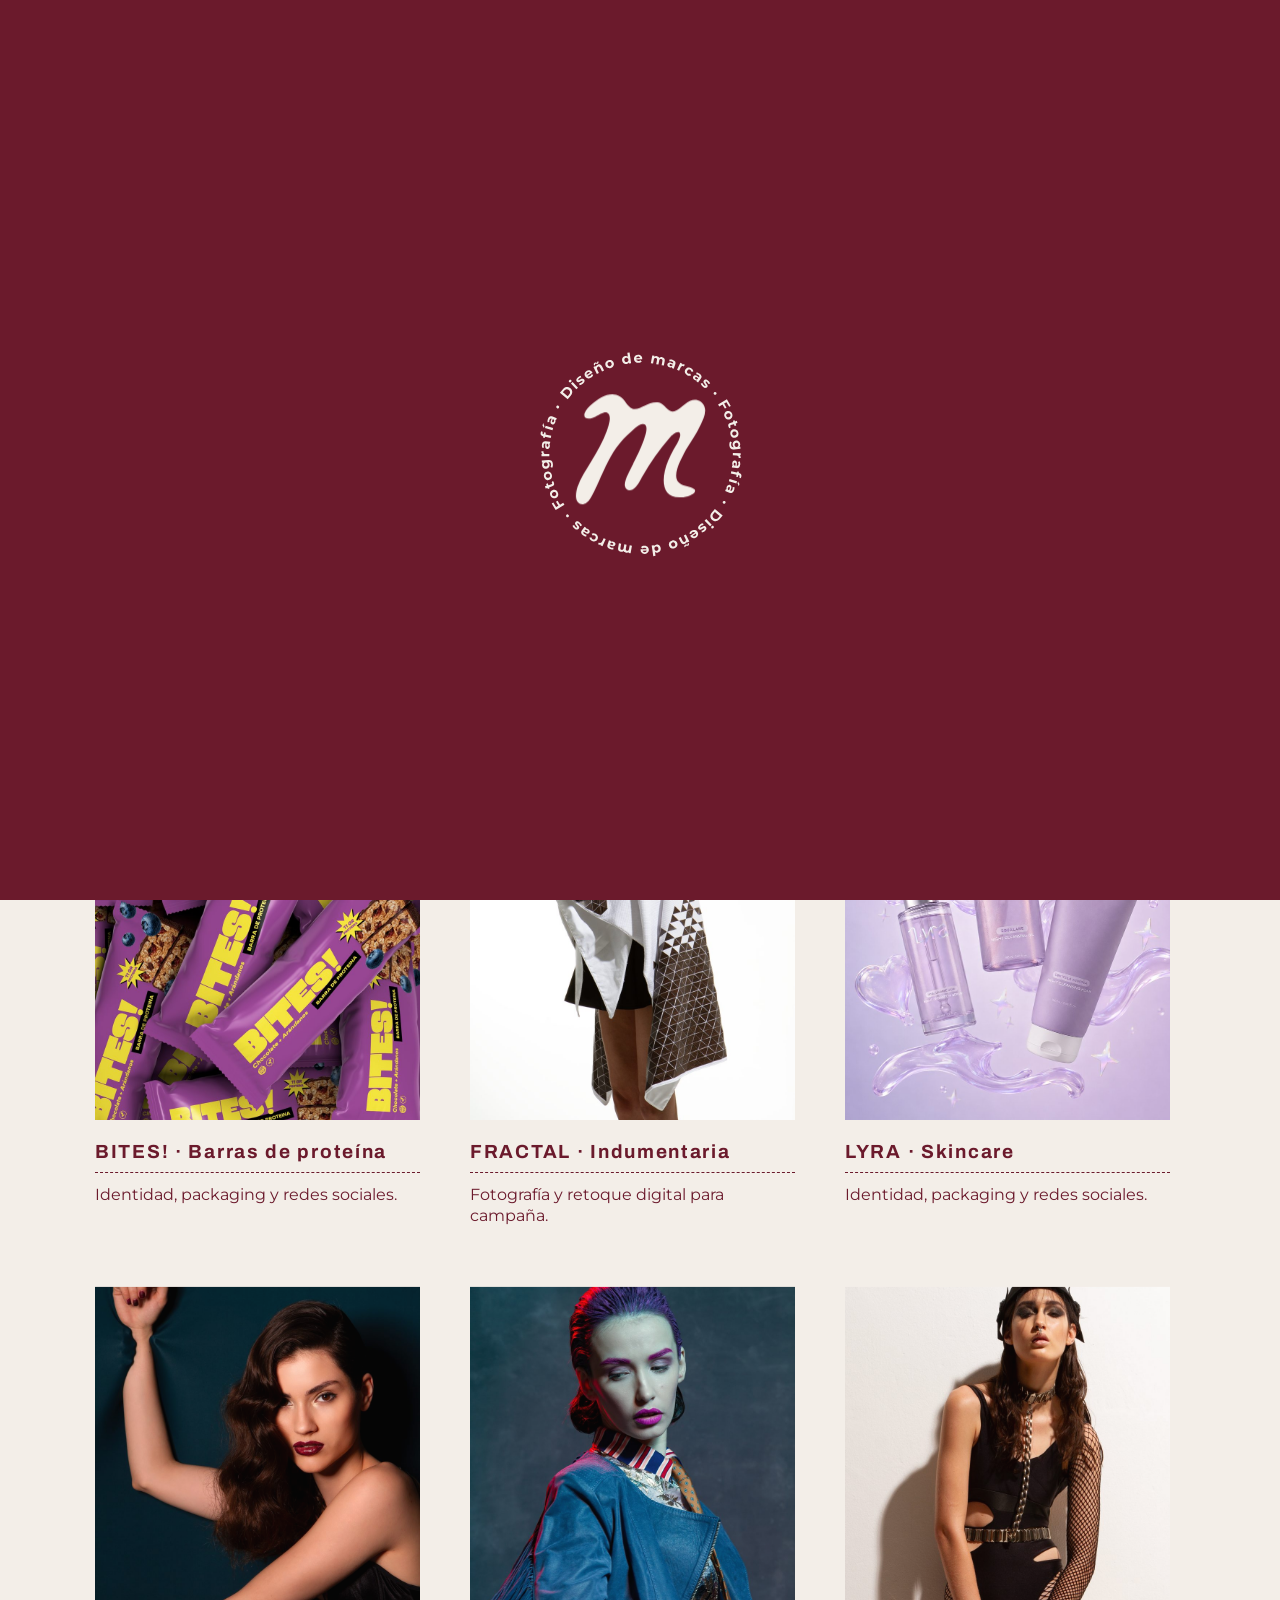
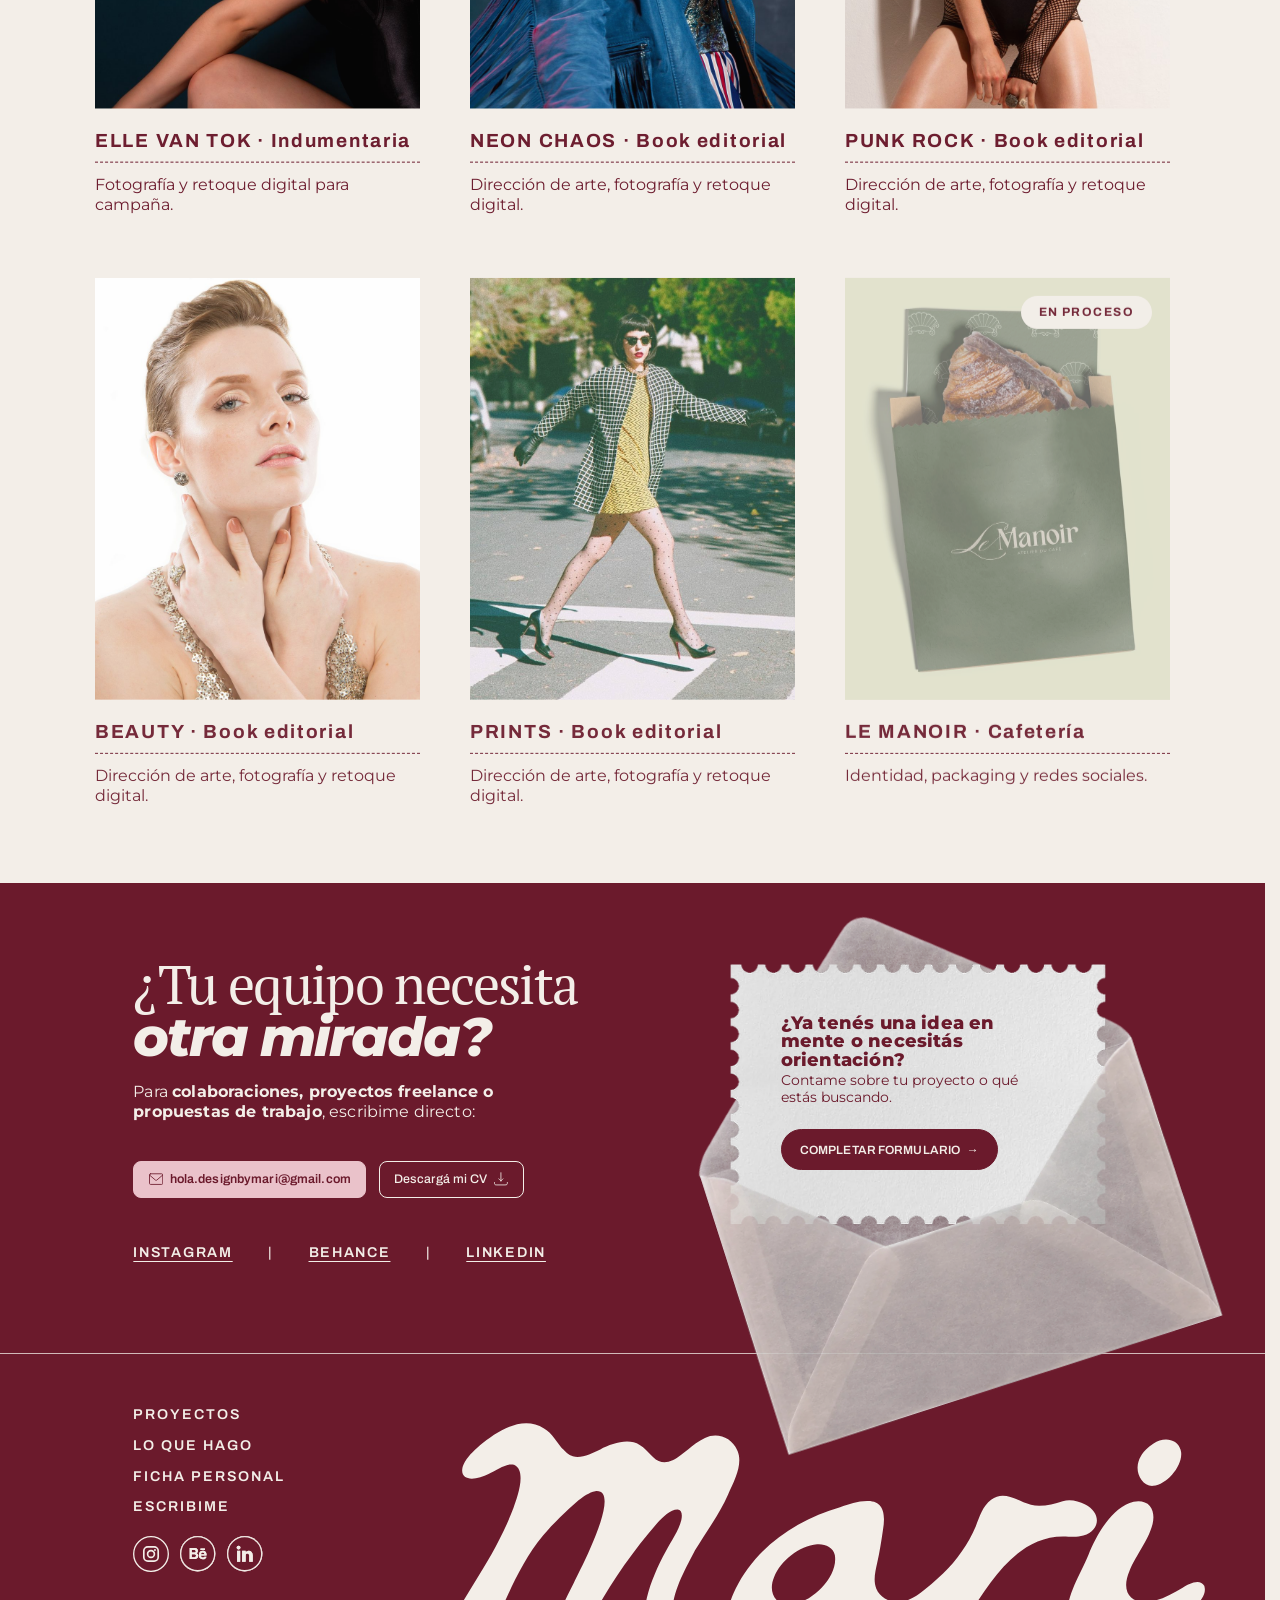
<file: proyectos.html>
<!DOCTYPE html>
<html lang="es-AR">
<head>
<meta charset="utf-8">
<meta name="viewport" content="width=device-width, initial-scale=1">
<title>Proyectos · Mari</title>
<meta name="description" content="Proyectos de Mariana Migueles (MARI): diseño de identidad visual, branding, packaging y fotografía editorial. Marcas, campañas y books editoriales.">
<meta name="author" content="Mariana Migueles">
<link rel="canonical" href="https://designbymari.com.ar/proyectos">
<meta property="og:type" content="website">
<meta property="og:locale" content="es_AR">
<meta property="og:site_name" content="MARI · Mariana Migueles">
<meta property="og:title" content="Proyectos · Mari">
<meta property="og:description" content="Proyectos de Mariana Migueles (MARI): diseño de identidad visual, branding, packaging y fotografía editorial. Marcas, campañas y books editoriales.">
<meta property="og:url" content="https://designbymari.com.ar/proyectos">
<script type="application/ld+json">
{
  "@context": "https://schema.org",
  "@graph": [
    {
      "@type": "Person",
      "@id": "https://designbymari.com.ar/#mariana-migueles",
      "name": "Mariana Migueles",
      "alternateName": "MARI",
      "url": "https://designbymari.com.ar",
      "jobTitle": "Diseñadora de Marcas y Fotógrafa",
      "address": {
        "@type": "PostalAddress",
        "addressLocality": "Buenos Aires",
        "addressCountry": "AR"
      },
      "sameAs": [
        "https://www.instagram.com/_designbymari",
        "https://www.behance.net/mariana-migueles",
        "https://www.linkedin.com/in/marianamigueles/"
      ]
    },
    {
      "@type": "WebSite",
      "@id": "https://designbymari.com.ar/#website",
      "url": "https://designbymari.com.ar",
      "name": "MARI",
      "alternateName": "Mariana Migueles",
      "inLanguage": "es-AR",
      "author": {
        "@id": "https://designbymari.com.ar/#mariana-migueles"
      },
      "publisher": {
        "@id": "https://designbymari.com.ar/#mariana-migueles"
      }
    }
  ]
}
</script>
<link rel="icon" href="assets/svg/favicon.svg" type="image/svg+xml">
<link rel="icon" href="assets/img/icons/favicon-32.png" type="image/png" sizes="32x32">
<link rel="apple-touch-icon" href="assets/img/icons/apple-touch-icon.png">
<script>try{if(sessionStorage.getItem('mari-loaded')==='1')document.documentElement.classList.add('is-seen')}catch(e){}if(location.hash.length>1)document.documentElement.classList.add('is-jumping')</script>
<link rel="preload" href="assets/fonts/montserrat-latin-400-normal.woff2" as="font" type="font/woff2" crossorigin>
<link rel="preload" href="assets/fonts/montserrat-latin-800-normal.woff2" as="font" type="font/woff2" crossorigin>
<link rel="preload" href="assets/fonts/pt-serif-latin-400-normal.woff2" as="font" type="font/woff2" crossorigin>
<link rel="preload" href="assets/fonts/pt-serif-latin-700-italic.woff2" as="font" type="font/woff2" crossorigin>
<link rel="preload" href="assets/fonts/archivo-latin-600-normal.woff2" as="font" type="font/woff2" crossorigin>
<link rel="preload" href="assets/fonts/archivo-latin-400-normal.woff2" as="font" type="font/woff2" crossorigin>
<link rel="preload" href="assets/fonts/archivo-latin-800-normal.woff2" as="font" type="font/woff2" crossorigin>
<link rel="stylesheet" href="assets/css/fonts.css">
<link rel="stylesheet" href="assets/css/main.css">
</head>
<body class="page-proyectos">
<div class="loader" id="loader" aria-hidden="true"><svg class="loader__svg" viewBox="0 0 318 318"><g class="loader__txt"><path d="M61.0352 88.9258L64.703 84.6099C65.5796 83.5784 66.5514 82.8382 67.6185 82.3894C68.6843 81.9238 69.7591 81.7776 70.843 81.9507C71.9345 82.1148 72.9554 82.6005 73.9054 83.4079C74.8555 84.2153 75.4995 85.1444 75.8375 86.1952C76.1832 87.237 76.2168 88.3251 75.9383 89.4597C75.6584 90.5775 75.0801 91.6522 74.2036 92.6837L70.5358 96.9996L61.0352 88.9258ZM72.3062 91.2582C73.1136 90.3082 73.4932 89.3297 73.4452 88.3227C73.3958 87.299 72.9187 86.4027 72.0138 85.6338C71.109 84.8648 70.152 84.5424 69.1428 84.6664C68.1322 84.7738 67.2232 85.3024 66.4159 86.2525L64.7088 88.2612L70.5992 93.2669L72.3062 91.2582ZM74.57 77.7447L76.5816 75.828L83.1917 82.7656L81.1801 84.6822L74.57 77.7447ZM74.6543 75.8192C74.2847 76.1714 73.8814 76.3507 73.4445 76.3569C73.0076 76.3631 72.6377 76.2072 72.3346 75.8891C72.0315 75.5711 71.8937 75.194 71.921 74.7579C71.9484 74.3218 72.1469 73.9277 72.5165 73.5755C72.8862 73.2233 73.2853 73.0398 73.714 73.0249C74.1427 73.0101 74.5045 73.1574 74.7994 73.4669C75.1188 73.8022 75.269 74.1921 75.2498 74.6368C75.2225 75.0729 75.024 75.467 74.6543 75.8192ZM89.01 77.9182C88.3918 78.419 87.7277 78.8347 87.0175 79.1653C86.3 79.4868 85.6724 79.6742 85.135 79.7275L84.5991 77.5944C85.1032 77.5376 85.6466 77.3878 86.2293 77.145C86.8045 76.8931 87.3181 76.584 87.7703 76.2178C88.6838 75.4779 88.9574 74.8819 88.5912 74.4297C88.4193 74.2175 88.1714 74.1662 87.8476 74.2757C87.5237 74.3852 87.0772 74.6169 86.5082 74.9708C85.8245 75.3718 85.2356 75.673 84.7417 75.8744C84.2478 76.0759 83.7299 76.1439 83.188 76.0785C82.6553 76.0057 82.161 75.6879 81.7052 75.125C81.324 74.6545 81.1215 74.1309 81.0976 73.5543C81.0755 72.961 81.2406 72.3536 81.5929 71.7321C81.9544 71.1031 82.4904 70.5008 83.2009 69.9254C83.7268 69.4994 84.2968 69.1371 84.9106 68.8385C85.5263 68.5233 86.087 68.3289 86.5928 68.2554L87.1174 70.3746C86.1634 70.5361 85.2988 70.9308 84.5237 71.5586C84.0624 71.9323 83.7687 72.2771 83.6426 72.5931C83.5166 72.9091 83.5357 73.1687 83.7002 73.3717C83.887 73.6023 84.1424 73.6629 84.4662 73.5534C84.7901 73.4439 85.2579 73.2102 85.8695 72.8523C86.5607 72.4605 87.1487 72.1677 87.6334 71.9737C88.1106 71.7706 88.6155 71.7054 89.1482 71.7782C89.6809 71.851 90.1677 72.1596 90.6086 72.704C90.9823 73.1654 91.1765 73.6881 91.1911 74.2722C91.2058 74.8562 91.0277 75.4665 90.657 76.103C90.288 76.7227 89.739 77.3278 89.01 77.9182ZM100.538 63.79C100.557 63.8199 100.678 64.0391 100.899 64.4475L94.8076 68.3778C95.2392 68.8059 95.7529 69.0326 96.3487 69.058C96.9444 69.0834 97.5466 68.8997 98.1553 68.507C98.5743 68.2366 98.9049 67.9386 99.1469 67.6128C99.3924 67.2707 99.568 66.8748 99.6735 66.4251L101.785 66.9706C101.587 68.3279 100.759 69.4765 99.3025 70.4164C98.3946 71.0023 97.4787 71.3459 96.555 71.4473C95.6248 71.5388 94.7673 71.3926 93.9826 71.0086C93.1979 70.6247 92.548 70.0336 92.033 69.2354C91.5244 68.4472 91.2519 67.6197 91.2155 66.753C91.1826 65.8698 91.3777 65.0443 91.8009 64.2767C92.2277 63.4926 92.8451 62.8398 93.6533 62.3183C94.4415 61.8097 95.2644 61.5191 96.1218 61.4463C96.9792 61.3735 97.7936 61.5405 98.5648 61.9473C99.3395 62.3376 99.9973 62.9519 100.538 63.79ZM94.8078 64.0747C94.279 64.4159 93.9316 64.852 93.7655 65.3831C93.5995 65.9142 93.6439 66.4649 93.8989 67.0352L97.8649 64.4762C97.4567 64.0188 96.9765 63.7564 96.4242 63.6888C95.8654 63.6113 95.3266 63.7399 94.8078 64.0747ZM107.229 54.6646C108.297 54.146 109.312 54.0489 110.275 54.3734C111.248 54.6928 112.041 55.4827 112.653 56.7431L115.049 61.678L112.55 62.8916L110.34 58.3412C110.008 57.6576 109.612 57.2229 109.153 57.0369C108.688 56.8403 108.172 56.8795 107.606 57.1544C106.976 57.4604 106.57 57.9017 106.388 58.4785C106.2 59.0445 106.294 59.7121 106.667 60.4812L108.736 64.7431L106.237 65.9567L102.051 57.3367L104.439 56.1775L104.929 57.1869C105.084 56.663 105.36 56.1856 105.758 55.7548C106.151 55.3132 106.641 54.9499 107.229 54.6646ZM107.162 53.5486C106.873 53.6886 106.591 53.7597 106.315 53.7618C106.044 53.748 105.729 53.7098 105.368 53.6472C105.135 53.602 104.944 53.5759 104.796 53.5689C104.658 53.5566 104.535 53.5765 104.429 53.6283C104.204 53.7372 104.062 53.9055 104.001 54.1332C103.934 54.3501 103.966 54.6054 104.095 54.899L102.829 55.5136C102.503 54.7875 102.405 54.1358 102.534 53.5585C102.668 52.9652 103.013 52.5338 103.568 52.2641C103.846 52.1293 104.12 52.0687 104.391 52.0825C104.667 52.0804 104.993 52.1134 105.37 52.1815C105.603 52.2267 105.788 52.2554 105.926 52.2676C106.075 52.2747 106.202 52.2523 106.309 52.2004C106.523 52.0967 106.663 51.9363 106.729 51.7194C106.801 51.4865 106.777 51.234 106.658 50.9618L107.924 50.3472C108.24 51.0519 108.328 51.6955 108.188 52.278C108.059 52.8554 107.717 53.2789 107.162 53.5486ZM123.425 58.5736C122.47 58.8984 121.543 58.994 120.645 58.8604C119.754 58.7117 118.974 58.3559 118.306 57.7928C117.639 57.2298 117.152 56.4986 116.846 55.5992C116.54 54.6998 116.481 53.8233 116.667 52.9699C116.854 52.1164 117.256 51.3649 117.876 50.7153C118.503 50.0508 119.294 49.556 120.25 49.2312C121.205 48.9064 122.129 48.8183 123.019 48.967C123.906 49.1044 124.684 49.4547 125.352 50.0177C126.02 50.5808 126.507 51.312 126.812 52.2114C127.118 53.1107 127.178 53.9872 126.991 54.8407C126.805 55.6942 126.404 56.4513 125.788 57.1121C125.169 57.7616 124.381 58.2488 123.425 58.5736ZM122.692 56.4151C123.366 56.1858 123.841 55.7737 124.115 55.1788C124.397 54.5688 124.408 53.8815 124.148 53.1171C123.888 52.3526 123.462 51.82 122.871 51.5194C122.287 51.2037 121.658 51.1604 120.983 51.3897C120.309 51.619 119.831 52.0387 119.549 52.6486C119.263 53.2474 119.251 53.929 119.51 54.6935C119.77 55.4579 120.198 55.9961 120.793 56.308C121.384 56.6087 122.017 56.6444 122.692 56.4151ZM146.256 39.7364L148.141 52.8172L145.514 53.1956L145.357 52.1026C144.794 53.0235 143.866 53.5771 142.573 53.7633C141.68 53.892 140.84 53.809 140.054 53.5144C139.279 53.2181 138.633 52.7293 138.115 52.0482C137.597 51.367 137.268 50.5387 137.127 49.5632C136.986 48.5877 137.069 47.7001 137.373 46.9005C137.678 46.1008 138.16 45.4495 138.819 44.9466C139.49 44.4421 140.273 44.1254 141.166 43.9968C142.376 43.8224 143.377 44.068 144.169 44.7338L143.506 40.1326L146.256 39.7364ZM142.724 51.4382C143.417 51.3383 143.959 51.0203 144.35 50.4842C144.739 49.9363 144.876 49.2627 144.76 48.4635C144.645 47.6644 144.325 47.0627 143.799 46.6586C143.271 46.2428 142.66 46.0848 141.967 46.1847C141.262 46.2863 140.715 46.6111 140.326 47.1589C139.935 47.6951 139.797 48.3628 139.912 49.1619C140.028 49.9611 140.349 50.5686 140.877 50.9845C141.403 51.3886 142.018 51.5398 142.724 51.4382ZM161.732 47.3936C161.733 47.4292 161.721 47.6789 161.695 48.1426L154.448 48.3008C154.592 48.8916 154.91 49.3537 155.405 49.6874C155.899 50.021 156.508 50.1799 157.232 50.1641C157.731 50.1532 158.169 50.0724 158.545 49.9217C158.934 49.7588 159.291 49.5135 159.616 49.1857L161.129 50.7561C160.249 51.8086 158.943 52.3537 157.21 52.3916C156.129 52.4151 155.169 52.2282 154.329 51.8309C153.489 51.4217 152.835 50.848 152.367 50.11C151.9 49.3719 151.656 48.5281 151.635 47.5784C151.615 46.6405 151.816 45.7929 152.239 45.0354C152.673 44.2658 153.272 43.6648 154.034 43.2325C154.809 42.788 155.677 42.5553 156.638 42.5343C157.576 42.5138 158.429 42.6971 159.198 43.0841C159.966 43.4712 160.573 44.0399 161.017 44.7904C161.472 45.5287 161.711 46.3964 161.732 47.3936ZM156.702 44.6351C156.073 44.6489 155.548 44.8385 155.129 45.2039C154.709 45.5694 154.458 46.0618 154.377 46.6812L159.096 46.5782C158.988 45.9748 158.716 45.4997 158.281 45.1529C157.845 44.7943 157.319 44.6216 156.702 44.6351ZM186.103 45.4615C187.282 45.683 188.15 46.2085 188.707 47.0381C189.278 47.8582 189.433 48.9626 189.172 50.3513L188.159 55.7428L185.428 55.2296L186.362 50.2583C186.502 49.5114 186.449 48.9275 186.202 48.5065C185.969 48.0761 185.566 47.8071 184.994 47.6997C184.352 47.5791 183.805 47.6937 183.353 48.0437C182.903 48.382 182.601 48.9595 182.447 49.7764L181.559 54.5027L178.829 53.9896L179.763 49.0183C180.041 47.5362 179.585 46.6833 178.395 46.4596C177.765 46.3412 177.223 46.457 176.771 46.807C176.321 47.1452 176.019 47.7228 175.866 48.5397L174.977 53.266L172.247 52.7529L174.016 43.3353L176.625 43.8254L176.421 44.9107C176.845 44.5797 177.328 44.3563 177.869 44.2405C178.422 44.127 179.002 44.1272 179.609 44.2412C180.274 44.3662 180.85 44.6133 181.337 44.9826C181.825 45.3402 182.186 45.8006 182.418 46.3638C182.895 45.9461 183.451 45.6578 184.085 45.499C184.73 45.3424 185.403 45.3299 186.103 45.4615ZM199.107 48.7786C200.51 49.2634 201.471 49.9724 201.99 50.9056C202.513 51.8276 202.542 52.962 202.077 54.3088L200.291 59.4769L197.833 58.6276L198.223 57.4997C197.438 58.1707 196.372 58.2736 195.026 57.8082C194.33 57.5677 193.764 57.2405 193.33 56.8264C192.906 56.4162 192.631 55.9569 192.505 55.4486C192.38 54.9403 192.408 54.4224 192.59 53.8949C192.881 53.0532 193.424 52.4996 194.219 52.2342C195.026 51.9727 196.091 52.0707 197.415 52.5284L199.503 53.2497C199.701 52.6774 199.678 52.1796 199.435 51.7563C199.195 51.3218 198.728 50.9844 198.032 50.7439C197.549 50.5772 197.045 50.4909 196.52 50.4851C196.009 50.472 195.547 50.5383 195.132 50.684L194.823 48.5232C195.437 48.346 196.12 48.2802 196.87 48.326C197.632 48.3757 198.377 48.5266 199.107 48.7786ZM196.293 56.2675C196.742 56.4226 197.175 56.4593 197.593 56.3775C198.014 56.2845 198.368 56.0612 198.654 55.7075L198.973 54.7817L197.172 54.1592C196.095 53.7869 195.434 53.9542 195.19 54.6613C195.073 54.998 195.109 55.3119 195.298 55.6031C195.501 55.887 195.833 56.1084 196.293 56.2675ZM210.2 54.5675C210.697 54.2872 211.248 54.1566 211.854 54.1759C212.471 54.2002 213.114 54.3671 213.781 54.6767L212.703 57.0037C212.433 56.8523 212.249 56.7541 212.152 56.7092C211.43 56.3746 210.77 56.3171 210.171 56.5366C209.577 56.7455 209.092 57.2539 208.718 58.0618L206.815 62.1663L204.294 60.9977L208.324 52.304L210.732 53.4202L210.2 54.5675ZM216.595 67.4693C215.714 66.9546 215.023 66.3113 214.525 65.5395C214.043 64.7633 213.791 63.9355 213.768 63.056C213.755 62.1824 213.988 61.3355 214.467 60.515C214.946 59.6945 215.569 59.075 216.335 58.6563C217.112 58.2436 217.954 58.0612 218.861 58.1092C219.784 58.1529 220.687 58.4321 221.569 58.9468C222.44 59.4555 223.092 60.0829 223.522 60.8292C223.969 61.5711 224.144 62.3673 224.046 63.2178L221.601 63.1315C221.613 62.1212 221.214 61.3797 220.404 60.9069C219.779 60.5419 219.141 60.4448 218.491 60.6156C217.842 60.7865 217.311 61.2257 216.898 61.9333C216.485 62.641 216.364 63.3196 216.534 63.9692C216.705 64.6188 217.104 65.1262 217.729 65.4912C218.55 65.97 219.391 65.9526 220.255 65.439L221.524 67.5405C220.843 68.0234 220.067 68.2579 219.195 68.2441C218.334 68.2362 217.467 67.978 216.595 67.4693ZM232.118 65.8389C233.308 66.7255 234.01 67.6921 234.222 68.7387C234.442 69.7758 234.126 70.8657 233.275 72.0085L230.009 76.3938L227.923 74.8404L228.636 73.8834C227.685 74.2855 226.638 74.061 225.495 73.2099C224.905 72.7701 224.465 72.2871 224.176 71.7609C223.896 71.2417 223.774 70.7208 223.807 70.1983C223.841 69.6757 224.025 69.1906 224.358 68.743C224.89 68.0288 225.575 67.6656 226.414 67.6533C227.261 67.6481 228.247 68.064 229.371 68.9009L231.142 70.2202C231.504 69.7345 231.633 69.2532 231.529 68.7762C231.433 68.2897 231.089 67.8265 230.499 67.3868C230.089 67.0818 229.635 66.847 229.136 66.6824C228.653 66.5154 228.192 66.4386 227.753 66.4519L228.112 64.2991C228.751 64.316 229.421 64.4598 230.123 64.7306C230.834 65.0085 231.499 65.3779 232.118 65.8389ZM227.169 72.125C227.55 72.4087 227.952 72.5748 228.375 72.6232C228.805 72.6622 229.21 72.5563 229.589 72.3057L230.174 71.5201L228.646 70.3817C227.731 69.7008 227.051 69.6603 226.604 70.2602C226.391 70.5459 226.33 70.856 226.422 71.1906C226.53 71.5227 226.779 71.8341 227.169 72.125ZM235.626 81.3569C235.043 80.8161 234.537 80.2176 234.109 79.5617C233.689 78.897 233.414 78.3024 233.285 77.778L235.321 76.9447C235.449 77.4356 235.674 77.9522 235.997 78.4945C236.328 79.0281 236.707 79.4927 237.134 79.8883C237.996 80.6875 238.625 80.8737 239.02 80.447C239.206 80.2467 239.221 79.9941 239.067 79.689C238.913 79.384 238.62 78.975 238.189 78.4619C237.695 77.8421 237.313 77.302 237.043 76.8417C236.774 76.3813 236.633 75.8783 236.621 75.3326C236.617 74.795 236.862 74.2606 237.354 73.7295C237.766 73.2853 238.255 73.0105 238.823 72.905C239.407 72.7989 240.032 72.8761 240.697 73.1366C241.371 73.4051 242.043 73.8502 242.714 74.4718C243.21 74.9319 243.649 75.4446 244.032 76.0099C244.432 76.5745 244.704 77.102 244.848 77.5922L242.825 78.4124C242.53 77.491 242.016 76.6912 241.285 76.0131C240.849 75.6095 240.466 75.3677 240.136 75.2878C239.805 75.2079 239.551 75.2637 239.373 75.4553C239.171 75.673 239.148 75.9344 239.302 76.2394C239.456 76.5444 239.754 76.9743 240.195 77.5289C240.681 78.1575 241.054 78.6979 241.315 79.1502C241.584 79.5937 241.72 80.0843 241.724 80.6219C241.727 81.1595 241.491 81.6852 241.015 82.199C240.611 82.6344 240.121 82.9008 239.545 82.9982C238.969 83.0957 238.34 83.0061 237.657 82.7294C236.991 82.4522 236.314 81.9946 235.626 81.3569ZM249.513 90.8696C249.198 90.4831 249.06 90.0597 249.098 89.5994C249.144 89.1484 249.37 88.7578 249.775 88.4276C250.18 88.0975 250.603 87.9592 251.045 88.0126C251.496 88.0585 251.883 88.2793 252.205 88.6751C252.528 89.0708 252.666 89.4942 252.62 89.9453C252.584 90.3889 252.363 90.7757 251.958 91.1058C251.553 91.436 251.125 91.5781 250.674 91.5321C250.223 91.4862 249.836 91.2654 249.513 90.8696ZM264.73 100.576L261.888 102.244L264.808 107.221L262.811 108.393L259.89 103.415L255.973 105.714L254.513 103.225L265.267 96.9161L270.034 105.043L268.037 106.215L264.73 100.576ZM262.527 118.481C262.119 117.558 261.942 116.643 261.995 115.737C262.064 114.836 262.35 114.029 262.852 113.313C263.353 112.598 264.038 112.048 264.907 111.664C265.776 111.28 266.644 111.143 267.51 111.253C268.377 111.363 269.161 111.698 269.863 112.258C270.581 112.823 271.143 113.568 271.552 114.491C271.96 115.414 272.129 116.326 272.06 117.226C272.002 118.122 271.722 118.927 271.22 119.642C270.718 120.358 270.033 120.907 269.164 121.291C268.296 121.676 267.428 121.813 266.561 121.703C265.695 121.592 264.905 121.26 264.192 120.705C263.49 120.146 262.935 119.404 262.527 118.481ZM264.612 117.559C264.9 118.211 265.353 118.647 265.97 118.868C266.602 119.094 267.288 119.044 268.026 118.718C268.765 118.391 269.257 117.92 269.505 117.304C269.767 116.695 269.755 116.064 269.467 115.413C269.178 114.761 268.718 114.322 268.086 114.095C267.464 113.864 266.784 113.912 266.045 114.238C265.307 114.565 264.809 115.038 264.551 115.658C264.304 116.274 264.324 116.908 264.612 117.559ZM268.451 132.341C268.175 132.142 267.925 131.867 267.7 131.515C267.49 131.171 267.318 130.79 267.183 130.372C266.835 129.286 266.842 128.355 267.204 127.578C267.57 126.813 268.29 126.258 269.364 125.913L273.112 124.712L272.661 123.304L274.697 122.651L275.148 124.059L277.37 123.347L278.218 125.993L275.996 126.705L276.725 128.978L274.689 129.63L273.961 127.358L270.246 128.548C269.862 128.671 269.593 128.864 269.44 129.125C269.301 129.394 269.29 129.709 269.406 130.071C269.54 130.489 269.768 130.809 270.088 131.03L268.451 132.341ZM269.645 139.897C269.432 138.911 269.442 137.979 269.677 137.102C269.926 136.234 270.369 135.5 271.004 134.9C271.64 134.301 272.421 133.901 273.35 133.699C274.278 133.498 275.156 133.539 275.982 133.821C276.809 134.103 277.51 134.589 278.085 135.279C278.673 135.977 279.075 136.82 279.289 137.806C279.503 138.792 279.485 139.72 279.236 140.588C278.998 141.453 278.562 142.186 277.926 142.785C277.291 143.385 276.509 143.785 275.581 143.987C274.652 144.188 273.775 144.147 272.948 143.865C272.121 143.582 271.415 143.098 270.828 142.411C270.254 141.721 269.859 140.884 269.645 139.897ZM271.873 139.414C272.024 140.11 272.38 140.629 272.94 140.969C273.514 141.318 274.195 141.407 274.984 141.236C275.773 141.065 276.351 140.703 276.717 140.15C277.097 139.606 277.212 138.985 277.061 138.289C276.91 137.593 276.547 137.07 275.973 136.721C275.411 136.369 274.735 136.278 273.946 136.45C273.157 136.621 272.574 136.984 272.196 137.54C271.83 138.093 271.722 138.718 271.873 139.414ZM281.895 157.606L273.945 158.286C272.194 158.436 270.853 158.092 269.924 157.254C268.994 156.415 268.454 155.121 268.304 153.37C268.225 152.447 268.263 151.562 268.417 150.715C268.571 149.867 268.837 149.153 269.217 148.573L271.298 149.503C271.002 149.933 270.785 150.464 270.648 151.096C270.5 151.728 270.452 152.352 270.504 152.967C270.586 153.925 270.865 154.611 271.342 155.023C271.807 155.448 272.478 155.623 273.353 155.548L273.761 155.513C272.907 154.859 272.424 153.887 272.314 152.598C272.239 151.722 272.36 150.902 272.675 150.136C273.004 149.381 273.499 148.76 274.161 148.275C274.822 147.789 275.609 147.507 276.52 147.429C277.431 147.351 278.253 147.495 278.988 147.862C279.722 148.228 280.31 148.756 280.75 149.445C281.203 150.145 281.467 150.933 281.542 151.808C281.661 153.192 281.295 154.284 280.446 155.084L281.67 154.979L281.895 157.606ZM274.633 152.954C274.695 153.687 274.959 154.266 275.425 154.691C275.903 155.127 276.491 155.315 277.189 155.255C277.887 155.196 278.429 154.911 278.814 154.401C279.213 153.902 279.38 153.286 279.318 152.553C279.255 151.819 278.984 151.235 278.506 150.799C278.04 150.362 277.458 150.173 276.759 150.233C276.061 150.293 275.514 150.578 275.117 151.089C274.731 151.598 274.57 152.22 274.633 152.954ZM280.873 165.534C281.332 165.873 281.676 166.323 281.906 166.884C282.136 167.457 282.246 168.112 282.236 168.848L279.671 168.813C279.699 168.505 279.714 168.297 279.715 168.191C279.726 167.395 279.509 166.769 279.064 166.311C278.631 165.854 277.969 165.62 277.078 165.608L272.555 165.546L272.592 162.768L282.174 162.898L282.138 165.552L280.873 165.534ZM281.555 177.038C281.386 178.512 280.901 179.604 280.102 180.313C279.315 181.023 278.214 181.296 276.799 181.133L271.366 180.508L271.664 177.924L272.85 178.061C272.025 177.44 271.694 176.422 271.857 175.006C271.941 174.275 272.138 173.652 272.448 173.138C272.757 172.636 273.146 172.268 273.615 172.035C274.084 171.802 274.596 171.718 275.151 171.782C276.035 171.884 276.693 172.294 277.124 173.013C277.554 173.744 277.689 174.805 277.529 176.197L277.276 178.391C277.877 178.461 278.358 178.331 278.719 178.002C279.092 177.674 279.32 177.145 279.404 176.413C279.463 175.906 279.438 175.395 279.33 174.881C279.232 174.379 279.067 173.942 278.835 173.569L280.878 172.8C281.184 173.361 281.396 174.013 281.513 174.756C281.63 175.51 281.644 176.271 281.555 177.038ZM273.635 175.91C273.581 176.382 273.639 176.813 273.809 177.203C273.991 177.595 274.285 177.891 274.692 178.094L275.666 178.206L275.884 176.313C276.014 175.18 275.708 174.571 274.965 174.486C274.611 174.445 274.312 174.548 274.068 174.795C273.835 175.055 273.691 175.427 273.635 175.91ZM279.258 189.712L278.736 192.114L276.647 191.66L277.154 189.328L270.088 187.792L270.678 185.077L277.745 186.613L278.059 185.168L280.147 185.622L279.833 187.067L280.251 187.158C281.318 187.39 282.097 187.887 282.588 188.65C283.076 189.424 283.195 190.386 282.945 191.535C282.857 191.941 282.727 192.314 282.556 192.653C282.394 193.007 282.205 193.288 281.99 193.496L280.178 192.355C280.467 192.09 280.657 191.748 280.747 191.33C280.926 190.506 280.563 189.996 279.658 189.799L279.258 189.712ZM277.677 197.362L276.87 200.021L267.7 197.239L268.507 194.58L277.677 197.362ZM280.676 200.543L279.808 203.406L278.289 199.577L278.92 197.497L280.676 200.543ZM273.922 208.576C273.37 209.954 272.615 210.88 271.658 211.354C270.712 211.832 269.578 211.806 268.255 211.276L263.179 209.243L264.146 206.829L265.253 207.273C264.621 206.457 264.57 205.387 265.099 204.065C265.373 203.381 265.727 202.832 266.162 202.418C266.592 202.015 267.064 201.762 267.578 201.661C268.091 201.56 268.607 201.613 269.125 201.82C269.952 202.151 270.479 202.721 270.706 203.528C270.928 204.346 270.779 205.405 270.258 206.706L269.437 208.756C269.999 208.981 270.497 208.983 270.932 208.76C271.377 208.542 271.737 208.091 272.011 207.408C272.2 206.934 272.311 206.435 272.342 205.91C272.38 205.4 272.336 204.935 272.21 204.514L274.383 204.31C274.531 204.932 274.564 205.616 274.482 206.364C274.395 207.122 274.209 207.86 273.922 208.576ZM266.577 205.405C266.401 205.846 266.343 206.277 266.405 206.698C266.477 207.123 266.683 207.487 267.023 207.789L267.932 208.154L268.641 206.384C269.064 205.326 268.929 204.658 268.235 204.38C267.904 204.248 267.589 204.268 267.289 204.442C266.995 204.632 266.758 204.953 266.577 205.405ZM260.434 222.11C260.689 221.681 261.039 221.405 261.484 221.283C261.923 221.171 262.368 221.248 262.817 221.514C263.266 221.781 263.542 222.131 263.644 222.564C263.756 223.003 263.682 223.442 263.422 223.882C263.161 224.321 262.811 224.596 262.372 224.709C261.943 224.827 261.504 224.753 261.054 224.486C260.605 224.22 260.324 223.867 260.212 223.428C260.1 222.988 260.174 222.549 260.434 222.11ZM260.126 239.072L256.489 243.414C255.62 244.452 254.653 245.198 253.589 245.655C252.527 246.128 251.453 246.282 250.368 246.116C249.275 245.96 248.251 245.481 247.295 244.68C246.339 243.88 245.689 242.955 245.343 241.907C244.99 240.867 244.949 239.779 245.22 238.643C245.492 237.523 246.063 236.445 246.932 235.407L250.569 231.065L260.126 239.072ZM248.839 236.819C248.039 237.775 247.666 238.756 247.721 239.762C247.777 240.786 248.261 241.679 249.171 242.441C250.081 243.204 251.04 243.52 252.049 243.389C253.059 243.274 253.964 242.739 254.765 241.783L256.457 239.763L250.532 234.798L248.839 236.819ZM246.704 250.323L244.713 252.261L238.027 245.397L240.017 243.459L246.704 250.323ZM246.641 252.249C247.006 251.893 247.408 251.709 247.844 251.698C248.281 251.687 248.653 251.839 248.959 252.153C249.266 252.468 249.408 252.844 249.385 253.28C249.363 253.716 249.169 254.113 248.803 254.469C248.437 254.825 248.04 255.013 247.612 255.033C247.183 255.052 246.82 254.909 246.522 254.603C246.198 254.271 246.044 253.883 246.058 253.438C246.081 253.001 246.275 252.605 246.641 252.249ZM232.248 250.289C232.863 249.785 233.525 249.366 234.233 249.031C234.949 248.706 235.575 248.515 236.113 248.458L236.66 250.588C236.157 250.648 235.614 250.801 235.033 251.047C234.459 251.302 233.947 251.614 233.497 251.983C232.588 252.728 232.318 253.325 232.686 253.775C232.859 253.987 233.108 254.037 233.431 253.925C233.754 253.814 234.199 253.58 234.766 253.223C235.448 252.818 236.035 252.513 236.528 252.309C237.02 252.105 237.538 252.034 238.08 252.096C238.613 252.166 239.109 252.481 239.568 253.041C239.952 253.51 240.158 254.032 240.185 254.608C240.21 255.202 240.049 255.81 239.7 256.433C239.342 257.064 238.809 257.67 238.102 258.249C237.579 258.678 237.011 259.044 236.399 259.346C235.785 259.664 235.225 259.862 234.72 259.938L234.183 257.822C235.136 257.655 235.999 257.256 236.77 256.624C237.229 256.247 237.521 255.901 237.645 255.584C237.77 255.267 237.749 255.008 237.583 254.806C237.395 254.576 237.14 254.517 236.816 254.628C236.493 254.74 236.027 254.976 235.417 255.337C234.728 255.733 234.142 256.029 233.658 256.226C233.182 256.432 232.677 256.5 232.144 256.43C231.611 256.36 231.123 256.054 230.679 255.513C230.302 255.053 230.105 254.532 230.087 253.948C230.069 253.364 230.244 252.753 230.611 252.114C230.977 251.492 231.522 250.884 232.248 250.289ZM220.793 264.479C220.773 264.449 220.652 264.231 220.429 263.823L226.5 259.863C226.067 259.437 225.552 259.213 224.956 259.19C224.36 259.168 223.759 259.354 223.152 259.75C222.734 260.023 222.405 260.322 222.165 260.649C221.921 260.993 221.747 261.389 221.644 261.84L219.53 261.305C219.722 259.946 220.543 258.794 221.995 257.846C222.9 257.256 223.814 256.908 224.738 256.802C225.667 256.706 226.526 256.848 227.312 257.228C228.099 257.608 228.752 258.195 229.271 258.991C229.783 259.777 230.06 260.603 230.101 261.469C230.138 262.352 229.947 263.179 229.527 263.949C229.105 264.735 228.49 265.391 227.685 265.916C226.899 266.429 226.078 266.724 225.221 266.801C224.364 266.878 223.549 266.715 222.775 266.312C221.999 265.925 221.338 265.314 220.793 264.479ZM226.522 264.166C227.049 263.822 227.394 263.384 227.557 262.852C227.721 262.32 227.674 261.77 227.416 261.201L223.463 263.779C223.873 264.235 224.355 264.495 224.907 264.56C225.466 264.634 226.005 264.503 226.522 264.166ZM214.181 273.643C213.117 274.17 212.102 274.275 211.137 273.958C210.161 273.646 209.362 272.862 208.741 271.607L206.306 266.69L208.797 265.457L211.041 269.991C211.378 270.672 211.778 271.103 212.239 271.286C212.705 271.479 213.221 271.436 213.785 271.156C214.412 270.845 214.815 270.401 214.993 269.823C215.175 269.255 215.077 268.588 214.698 267.822L212.595 263.576L215.085 262.344L219.337 270.931L216.959 272.109L216.461 271.103C216.31 271.628 216.038 272.108 215.643 272.542C215.254 272.986 214.766 273.353 214.181 273.643ZM214.256 274.758C214.544 274.616 214.826 274.543 215.102 274.539C215.372 274.55 215.688 274.586 216.049 274.646C216.283 274.689 216.474 274.714 216.622 274.72C216.76 274.731 216.883 274.71 216.989 274.658C217.212 274.547 217.354 274.378 217.413 274.149C217.478 273.932 217.444 273.677 217.313 273.384L218.574 272.76C218.905 273.484 219.009 274.134 218.885 274.713C218.755 275.307 218.413 275.741 217.86 276.015C217.583 276.152 217.31 276.215 217.039 276.203C216.763 276.207 216.436 276.177 216.059 276.112C215.826 276.068 215.64 276.041 215.502 276.03C215.353 276.024 215.226 276.047 215.119 276.1C214.907 276.205 214.768 276.367 214.703 276.584C214.633 276.818 214.659 277.07 214.78 277.341L213.519 277.966C213.198 277.263 213.105 276.621 213.24 276.037C213.364 275.459 213.703 275.032 214.256 274.758ZM197.951 269.845C198.905 269.516 199.831 269.415 200.73 269.544C201.622 269.688 202.403 270.04 203.074 270.599C203.745 271.159 204.236 271.887 204.546 272.785C204.857 273.683 204.921 274.559 204.739 275.413C204.557 276.268 204.158 277.021 203.542 277.674C202.919 278.342 202.13 278.841 201.176 279.171C200.222 279.501 199.3 279.594 198.408 279.45C197.52 279.317 196.741 278.971 196.07 278.411C195.399 277.852 194.909 277.123 194.598 276.225C194.288 275.328 194.223 274.452 194.405 273.597C194.587 272.743 194.984 271.983 195.596 271.319C196.212 270.667 196.997 270.175 197.951 269.845ZM198.696 272C198.023 272.233 197.551 272.647 197.28 273.244C197.001 273.855 196.994 274.543 197.258 275.306C197.522 276.069 197.95 276.599 198.543 276.897C199.128 277.209 199.758 277.249 200.431 277.016C201.104 276.783 201.58 276.361 201.859 275.75C202.141 275.15 202.151 274.468 201.887 273.705C201.623 272.942 201.192 272.406 200.596 272.097C200.003 271.799 199.37 271.767 198.696 272ZM175.246 288.834L173.275 275.766L175.9 275.37L176.064 276.462C176.621 275.538 177.546 274.978 178.837 274.783C179.73 274.649 180.57 274.726 181.358 275.016C182.134 275.307 182.784 275.791 183.306 276.469C183.829 277.147 184.163 277.973 184.31 278.948C184.457 279.922 184.381 280.81 184.082 281.612C183.782 282.414 183.304 283.068 182.648 283.575C181.981 284.084 181.201 284.406 180.308 284.54C179.099 284.723 178.096 284.484 177.3 283.823L177.993 288.42L175.246 288.834ZM178.702 277.109C178.009 277.214 177.469 277.535 177.082 278.074C176.696 278.624 176.564 279.299 176.684 280.097C176.805 280.896 177.129 281.495 177.658 281.896C178.188 282.308 178.8 282.462 179.493 282.358C180.197 282.251 180.742 281.923 181.128 281.373C181.515 280.834 181.648 280.165 181.528 279.367C181.407 278.569 181.082 277.963 180.551 277.551C180.023 277.15 179.406 277.003 178.702 277.109ZM159.726 281.289C159.725 281.253 159.736 281.003 159.758 280.539L167.004 280.326C166.856 279.737 166.533 279.277 166.037 278.947C165.54 278.617 164.929 278.463 164.205 278.484C163.707 278.499 163.27 278.583 162.894 278.737C162.507 278.902 162.152 279.15 161.829 279.481L160.304 277.922C161.176 276.863 162.478 276.308 164.211 276.257C165.291 276.225 166.253 276.405 167.096 276.796C167.939 277.199 168.598 277.767 169.07 278.502C169.543 279.236 169.794 280.078 169.822 281.028C169.849 281.965 169.655 282.815 169.237 283.575C168.809 284.348 168.215 284.954 167.455 285.392C166.685 285.842 165.818 286.081 164.857 286.109C163.919 286.137 163.065 285.96 162.293 285.579C161.522 285.198 160.911 284.633 160.462 283.886C160.001 283.152 159.755 282.286 159.726 281.289ZM164.778 284.009C165.407 283.991 165.93 283.797 166.346 283.428C166.763 283.06 167.01 282.566 167.087 281.946L162.369 282.084C162.482 282.687 162.757 283.16 163.195 283.503C163.633 283.859 164.16 284.027 164.778 284.009ZM135.37 283.387C134.19 283.174 133.318 282.655 132.755 281.829C132.179 281.013 132.016 279.91 132.267 278.519L133.24 273.121L135.975 273.614L135.077 278.592C134.942 279.34 135 279.923 135.25 280.342C135.486 280.771 135.891 281.037 136.463 281.14C137.106 281.256 137.652 281.138 138.102 280.785C138.55 280.443 138.847 279.863 138.995 279.045L139.848 274.313L142.583 274.806L141.685 279.784C141.417 281.268 141.879 282.117 143.071 282.332C143.702 282.446 144.243 282.327 144.693 281.973C145.14 281.632 145.438 281.052 145.585 280.234L146.439 275.501L149.174 275.995L147.473 285.425L144.861 284.954L145.057 283.867C144.635 284.201 144.153 284.428 143.613 284.548C143.061 284.665 142.481 284.669 141.873 284.56C141.207 284.439 140.63 284.197 140.141 283.831C139.649 283.477 139.286 283.019 139.049 282.458C138.575 282.879 138.021 283.171 137.389 283.334C136.744 283.496 136.071 283.513 135.37 283.387ZM122.332 280.152C120.927 279.675 119.961 278.972 119.437 278.042C118.908 277.123 118.873 275.989 119.331 274.639L121.087 269.461L123.55 270.296L123.166 271.426C123.947 270.751 125.012 270.642 126.362 271.099C127.059 271.336 127.626 271.66 128.063 272.071C128.489 272.479 128.766 272.937 128.895 273.444C129.024 273.952 128.999 274.47 128.82 274.999C128.534 275.842 127.994 276.399 127.2 276.669C126.395 276.935 125.329 276.843 124.002 276.393L121.911 275.683C121.716 276.257 121.742 276.755 121.987 277.176C122.229 277.61 122.699 277.944 123.396 278.181C123.879 278.345 124.384 278.428 124.91 278.431C125.42 278.441 125.882 278.372 126.296 278.224L126.617 280.383C126.004 280.564 125.322 280.633 124.572 280.592C123.81 280.547 123.063 280.4 122.332 280.152ZM125.103 272.647C124.653 272.495 124.22 272.461 123.803 272.545C123.382 272.64 123.029 272.866 122.746 273.221L122.431 274.149L124.236 274.761C125.315 275.127 125.975 274.956 126.216 274.247C126.33 273.91 126.292 273.596 126.102 273.306C125.897 273.023 125.564 272.804 125.103 272.647ZM111.218 274.442C110.724 274.726 110.174 274.861 109.567 274.846C108.95 274.827 108.307 274.665 107.636 274.36L108.697 272.025C108.968 272.174 109.152 272.271 109.25 272.315C109.974 272.644 110.635 272.697 111.232 272.472C111.825 272.259 112.305 271.747 112.673 270.936L114.544 266.817L117.074 267.966L113.112 276.691L110.695 275.593L111.218 274.442ZM104.729 261.58C105.614 262.09 106.308 262.729 106.81 263.498C107.297 264.271 107.554 265.098 107.582 265.977C107.6 266.851 107.372 267.699 106.898 268.522C106.424 269.345 105.805 269.969 105.04 270.392C104.266 270.809 103.425 270.996 102.518 270.954C101.595 270.915 100.69 270.641 99.8054 270.132C98.9307 269.628 98.2758 269.004 97.8408 268.261C97.3896 267.521 97.2103 266.726 97.3029 265.875L99.7482 265.947C99.742 266.958 100.145 267.697 100.958 268.165C101.586 268.526 102.224 268.62 102.873 268.445C103.521 268.27 104.05 267.828 104.459 267.118C104.868 266.408 104.985 265.729 104.81 265.08C104.636 264.431 104.234 263.926 103.607 263.565C102.783 263.091 101.942 263.113 101.081 263.632L99.8001 261.538C100.478 261.051 101.252 260.812 102.124 260.821C102.986 260.824 103.854 261.077 104.729 261.58ZM89.2285 263.326C88.0308 262.45 87.3214 261.489 87.1002 260.444C86.872 259.409 87.1786 258.317 88.0202 257.167L91.2497 252.754L93.3482 254.29L92.6433 255.253C93.5909 254.843 94.6396 255.059 95.7894 255.9C96.3835 256.335 96.8273 256.815 97.1208 257.338C97.4047 257.855 97.5319 258.375 97.5023 258.898C97.4728 259.421 97.2933 259.907 96.9636 260.358C96.4377 261.076 95.7556 261.445 94.9175 261.464C94.0697 261.477 93.0805 261.069 91.9499 260.242L90.1677 258.937C89.81 259.426 89.685 259.908 89.7927 260.384C89.8934 260.87 90.2407 261.33 90.8348 261.765C91.2468 262.067 91.7031 262.298 92.2038 262.458C92.6878 262.621 93.1494 262.694 93.5886 262.677L93.2468 264.833C92.6078 264.821 91.9364 264.683 91.2327 264.418C90.5194 264.146 89.8514 263.782 89.2285 263.326ZM94.1243 256.999C93.7411 256.719 93.3378 256.556 92.9145 256.511C92.4842 256.476 92.0806 256.585 91.7035 256.839L91.125 257.629L92.6628 258.755C93.5827 259.428 94.2635 259.463 94.7054 258.859C94.9158 258.572 94.9739 258.261 94.8797 257.927C94.769 257.596 94.5172 257.287 94.1243 256.999ZM85.5964 247.831C86.1833 248.368 86.6928 248.964 87.1251 249.617C87.5493 250.279 87.8276 250.872 87.96 251.395L85.9299 252.241C85.799 251.751 85.5703 251.236 85.2439 250.696C84.9095 250.164 84.5277 249.702 84.0985 249.309C83.2314 248.516 82.6014 248.333 82.2086 248.762C82.0242 248.964 82.0101 249.217 82.1664 249.521C82.3227 249.825 82.618 250.232 83.0524 250.742C83.5503 251.359 83.9354 251.897 84.2078 252.355C84.4802 252.814 84.6242 253.316 84.6399 253.862C84.6469 254.399 84.4058 254.935 83.9167 255.469C83.5078 255.916 83.02 256.194 82.4534 256.303C81.8699 256.413 81.2447 256.34 80.5779 256.083C79.9022 255.819 79.2272 255.378 78.5528 254.761C78.0536 254.304 77.6108 253.794 77.2246 253.231C76.8216 252.669 76.5462 252.143 76.3985 251.654L78.4166 250.821C78.7178 251.74 79.2362 252.537 79.9719 253.21C80.4099 253.611 80.7944 253.851 81.1256 253.929C81.4568 254.006 81.7106 253.949 81.887 253.756C82.0875 253.537 82.1095 253.276 81.9532 252.972C81.7969 252.668 81.4965 252.24 81.0519 251.688C80.562 251.062 80.1853 250.524 79.9216 250.074C79.65 249.632 79.5107 249.142 79.5038 248.605C79.4968 248.067 79.7299 247.54 80.2029 247.023C80.6038 246.585 81.092 246.316 81.6674 246.215C82.2428 246.113 82.8728 246.199 83.5571 246.471C84.2247 246.745 84.9045 247.198 85.5964 247.831ZM71.6543 238.394C71.9713 238.779 72.1118 239.202 72.0756 239.662C72.032 240.114 71.8085 240.505 71.4052 240.837C71.0018 241.17 70.5791 241.31 70.137 241.259C69.6857 241.215 69.2978 240.996 68.9732 240.602C68.6486 240.208 68.5082 239.785 68.5519 239.334C68.5864 238.89 68.8053 238.502 69.2086 238.17C69.6119 237.838 70.0392 237.694 70.4905 237.737C70.9418 237.781 71.3297 238 71.6543 238.394ZM56.3714 228.794L59.2026 227.109L56.2505 222.15L58.24 220.966L61.1922 225.924L65.0947 223.601L66.5708 226.08L55.8579 232.458L51.0379 224.362L53.0274 223.178L56.3714 228.794ZM58.4639 210.873C58.877 211.794 59.0593 212.708 59.0106 213.615C58.9463 214.516 58.6652 215.325 58.1673 216.043C57.6695 216.761 56.9873 217.314 56.1206 217.703C55.2539 218.092 54.3869 218.234 53.5197 218.128C52.6525 218.023 51.8664 217.692 51.1616 217.136C50.4411 216.575 49.8742 215.833 49.4611 214.912C49.0479 213.992 48.8735 213.081 48.9379 212.18C48.9914 211.284 49.2671 210.477 49.7649 209.759C50.2627 209.041 50.945 208.488 51.8117 208.099C52.6784 207.71 53.5453 207.568 54.4126 207.674C55.2798 207.779 56.0712 208.107 56.7869 208.658C57.4917 209.214 58.0507 209.952 58.4639 210.873ZM56.3838 211.807C56.0922 211.156 55.6373 210.723 55.0193 210.506C54.3855 210.282 53.7003 210.336 52.9636 210.667C52.2269 210.997 51.7367 211.471 51.4929 212.088C51.2334 212.699 51.2495 213.329 51.5411 213.979C51.8328 214.629 52.2955 215.066 52.9292 215.289C53.5521 215.517 54.2319 215.466 54.9686 215.135C55.7053 214.805 56.201 214.329 56.4556 213.707C56.6994 213.09 56.6754 212.457 56.3838 211.807ZM52.4482 197.053C52.7253 197.25 52.9778 197.523 53.2056 197.873C53.4184 198.215 53.5935 198.595 53.731 199.012C54.0875 200.095 54.088 201.026 53.7322 201.806C53.3727 202.575 52.6573 203.135 51.5858 203.488L47.8471 204.719L48.3096 206.124L46.2795 206.792L45.817 205.388L43.6009 206.118L42.7317 203.479L44.9479 202.749L44.2013 200.482L46.2313 199.813L46.9779 202.08L50.6828 200.86C51.0663 200.734 51.3336 200.54 51.4847 200.277C51.6209 200.007 51.6295 199.692 51.5106 199.331C51.3732 198.914 51.1434 198.596 50.8213 198.377L52.4482 197.053ZM51.2061 189.505C51.4257 190.49 51.4205 191.422 51.1905 192.3C50.9463 193.17 50.5082 193.906 49.8762 194.509C49.2442 195.113 48.4647 195.518 47.5375 195.724C46.6103 195.931 45.7325 195.895 44.9042 195.618C44.0759 195.34 43.3724 194.858 42.7937 194.172C42.2008 193.477 41.7946 192.637 41.5751 191.652C41.3555 190.666 41.3678 189.739 41.612 188.87C41.8445 188.003 42.2768 187.268 42.9088 186.665C43.5408 186.061 44.3204 185.656 45.2476 185.45C46.1748 185.243 47.0525 185.279 47.8808 185.556C48.7091 185.834 49.4184 186.315 50.0087 186.998C50.5874 187.684 50.9866 188.52 51.2061 189.505ZM48.9809 190.001C48.8259 189.306 48.4676 188.789 47.9058 188.452C47.3299 188.106 46.6479 188.021 45.8598 188.197C45.0717 188.372 44.4962 188.738 44.1334 189.293C43.7563 189.839 43.6453 190.46 43.8003 191.156C43.9553 191.851 44.3207 192.372 44.8966 192.718C45.461 193.066 46.1372 193.153 46.9253 192.977C47.7134 192.802 48.2947 192.435 48.6691 191.877C49.032 191.322 49.1359 190.696 48.9809 190.001ZM38.8354 171.888L46.7803 171.147C48.53 170.984 49.873 171.317 50.8092 172.148C51.7453 172.979 52.295 174.27 52.4583 176.019C52.5443 176.942 52.5136 177.827 52.3661 178.676C52.2187 179.524 51.9576 180.24 51.5827 180.824L49.4939 179.909C49.7874 179.477 50.0001 178.944 50.1319 178.312C50.2755 177.678 50.3187 177.054 50.2613 176.439C50.172 175.481 49.8877 174.798 49.4083 174.39C48.9397 173.969 48.2679 173.799 47.393 173.88L46.9851 173.918C47.8445 174.566 48.3344 175.534 48.4546 176.822C48.5362 177.697 48.422 178.519 48.1121 179.287C47.7892 180.045 47.2988 180.669 46.641 181.159C45.9832 181.65 45.1991 181.938 44.2887 182.023C43.3784 182.108 42.5546 181.97 41.8173 181.609C41.0801 181.249 40.4886 180.726 40.043 180.04C39.5845 179.343 39.3144 178.557 39.2328 177.683C39.1038 176.299 39.4608 175.205 40.3039 174.398L39.0802 174.513L38.8354 171.888ZM46.1333 176.484C46.0649 175.751 45.7964 175.174 45.3278 174.753C44.8462 174.321 44.2567 174.137 43.5591 174.202C42.8616 174.267 42.3221 174.556 41.9406 175.069C41.5461 175.571 41.3831 176.188 41.4515 176.921C41.5199 177.654 41.7948 178.237 42.2764 178.669C42.7461 179.102 43.3298 179.286 44.0273 179.221C44.7249 179.156 45.2703 178.866 45.6636 178.353C46.0451 177.84 46.2017 177.217 46.1333 176.484ZM39.8027 163.94C39.3421 163.604 38.9951 163.156 38.7618 162.596C38.5286 162.024 38.4147 161.37 38.4202 160.634L40.985 160.653C40.9589 160.962 40.9455 161.17 40.9447 161.277C40.9388 162.072 41.1597 162.697 41.6075 163.152C42.0435 163.606 42.7068 163.837 43.5973 163.843L48.1212 163.877L48.1005 166.656L38.5183 166.584L38.5381 163.93L39.8027 163.94ZM39.0333 152.467C39.19 150.991 39.6646 149.895 40.457 149.179C41.2377 148.462 42.3365 148.178 43.7534 148.329L49.1909 148.906L48.9163 151.492L47.7297 151.366C48.5601 151.98 48.9001 152.995 48.7497 154.412C48.672 155.144 48.4803 155.768 48.1747 156.285C47.8703 156.79 47.4846 157.161 47.0177 157.398C46.5507 157.635 46.0397 157.724 45.4848 157.665C44.5992 157.571 43.9376 157.167 43.5001 156.452C43.0638 155.725 42.9196 154.664 43.0675 153.271L43.3007 151.075C42.6985 151.011 42.2185 151.145 41.8609 151.477C41.4914 151.808 41.2678 152.34 41.1901 153.072C41.1362 153.58 41.1656 154.09 41.2782 154.604C41.3803 155.104 41.549 155.54 41.7842 155.911L39.7484 156.698C39.4375 156.14 39.2199 155.49 39.0956 154.748C38.9726 153.995 38.9519 153.234 39.0333 152.467ZM46.9633 153.524C47.0134 153.051 46.9517 152.621 46.778 152.232C46.5925 151.842 46.2954 151.548 45.8866 151.349L44.9124 151.246L44.7112 153.141C44.5909 154.275 44.9027 154.881 45.6466 154.96C46.0008 154.998 46.2986 154.892 46.54 154.643C46.7708 154.381 46.9119 154.008 46.9633 153.524ZM41.2482 139.73L41.7608 137.326L43.8512 137.772L43.3534 140.106L50.4257 141.614L49.8463 144.331L42.7739 142.823L42.4656 144.269L40.3753 143.823L40.6836 142.377L40.2655 142.288C39.1971 142.06 38.4163 141.566 37.9229 140.805C37.432 140.033 37.3091 139.072 37.5543 137.922C37.6409 137.516 37.7691 137.142 37.9388 136.802C38.0993 136.448 38.2869 136.166 38.5015 135.957L40.3176 137.091C40.0301 137.357 39.8417 137.7 39.7526 138.118C39.5768 138.942 39.9418 139.451 40.8476 139.644L41.2482 139.73ZM42.7736 132.131L43.5522 129.464L52.7507 132.149L51.9722 134.816L42.7736 132.131ZM39.7407 128.982L40.5792 126.11L42.1379 129.923L41.529 132.009L39.7407 128.982ZM46.4542 120.84C46.9987 119.459 47.7483 118.529 48.7029 118.05C49.6465 117.567 50.781 117.587 52.1066 118.11L57.1934 120.116L56.2394 122.535L55.1292 122.097C55.766 122.91 55.8231 123.979 55.3003 125.305C55.0303 125.99 54.6791 126.54 54.2467 126.957C53.8187 127.363 53.3481 127.617 52.8348 127.721C52.3216 127.825 51.8054 127.775 51.2862 127.57C50.4577 127.243 49.928 126.677 49.6969 125.871C49.4702 125.054 49.6139 123.994 50.1279 122.691L50.9381 120.636C50.3748 120.414 49.8765 120.415 49.4432 120.64C48.9988 120.86 48.6416 121.313 48.3716 121.998C48.1843 122.473 48.0764 122.973 48.0481 123.498C48.0131 124.007 48.0595 124.472 48.1872 124.893L46.0153 125.109C45.8645 124.487 45.8281 123.803 45.906 123.055C45.9883 122.296 46.171 121.558 46.4542 120.84ZM53.8154 123.972C53.9896 123.531 54.0449 123.099 53.9811 122.678C53.9062 122.253 53.6983 121.89 53.3573 121.59L52.446 121.231L51.7468 123.003C51.3286 124.064 51.4675 124.731 52.1634 125.006C52.4948 125.136 52.81 125.114 53.109 124.938C53.4013 124.747 53.6368 124.425 53.8154 123.972ZM59.8573 107.251C59.6081 107.683 59.2616 107.963 58.8178 108.09C58.3799 108.208 57.9346 108.136 57.4821 107.875C57.0295 107.614 56.7496 107.268 56.6424 106.836C56.5249 106.398 56.5937 105.958 56.8489 105.515C57.104 105.073 57.4505 104.793 57.8884 104.676C58.3161 104.552 58.7561 104.621 59.2087 104.882C59.6613 105.143 59.9463 105.493 60.0638 105.931C60.1813 106.368 60.1125 106.809 59.8573 107.251Z" fill="#F3EEE8"/></g><g class="loader__logo"><svg x="80.434" y="91.001" width="158.479" height="134.481" viewBox="0.0686 0.2841 335.9005 285.7548" preserveAspectRatio="xMidYMid meet" overflow="visible"><path d="M80.3677 47.4022C73.2002 44.8047 59.9262 53.7796 51.6347 57.802C38.9194 64.5708 18.12 67.6354 22.2217 49.8015C25.5635 39.8765 33.865 32.5424 41.6135 25.5746C61.9028 8.70973 90.2906 -9.23448 114.53 6.10967C127.754 13.5091 133.032 32.6594 147.182 37.8539C156.925 40.8272 168.719 34.4235 178.299 30.037C191.567 23.0859 210.168 16.8869 223.023 24.8372C228.9 28.3507 233.115 33.883 238.068 38.4976C247.972 48.6467 259.023 44.8166 269.72 36.3859C278.57 29.9733 287.059 21.7199 297.008 17.1505C311.38 9.83477 328.468 17.2459 334.126 32.1657C339.97 46.7181 330.715 64.9043 323.123 81.2558C312.934 104.223 298.71 122.946 285.766 144.433C275.216 165.375 248.217 210.553 266.927 229.008C275.913 238.602 291.736 238.65 302.76 243.467C318.745 250.691 303.81 261.317 291.288 264.958C220.402 282.222 218.561 222.053 240.056 171.707C243.763 162.703 248.02 154.069 252.646 145.62C258.752 134.048 267.251 122.482 270.232 110.165C271.725 103.178 270.267 98.5738 266.036 98.193C258.126 97.985 249.084 106.789 242.992 113.394C216.406 144.099 193.431 176.717 174.07 211.247C166.673 223.736 160.184 239.907 147.282 247.411C138.252 252.351 128.698 248.09 127.255 238.519C125.622 230.971 129.703 220.128 134.519 209.472C138.779 199.917 143.591 190.549 148.403 181.18C154.513 168.688 204.661 73.537 172.636 77.3035C165.641 78.5701 159.187 83.3341 153.655 87.7329C146.645 93.783 139.633 100.385 132.437 107.171C125.794 113.774 119.334 120.562 113.425 127.719C89.2345 156.899 75.1464 191.629 59.5876 225.987C55.5115 235.357 51.2526 244.36 46.8096 253.361C40.7009 265.67 36.2552 275.591 27.22 282.187C14.3128 291.531 1.09241 282.844 0.219957 267.203C-0.490286 258.737 1.37857 249.176 4.16453 240.537C11.9615 217.563 26.9305 195.714 40.2447 173.493C55.4043 149.437 70.5762 121.334 79.8512 96.3401C83.9339 84.7616 95.4334 54.2553 80.5516 47.4027L80.3677 47.4022Z" fill="#F3EEE8"/></svg></g></svg></div>
<a class="skip" href="#contenido">Ir al contenido</a>

<div class="header-hotzone" aria-hidden="true"></div>
<header class="site-header" data-autohide>
  <div class="site-header__in">
    <a class="logo" href="index.html" aria-label="Mari, inicio"><img src="assets/svg/logo-crema.svg" alt=""></a>
    <button class="menu-toggle" aria-expanded="false" aria-controls="nav"><i></i><span>Menú</span></button>
    <nav class="nav" id="nav" aria-label="Principal">
      <a href="proyectos.html" data-t="Proyectos" aria-current="page">Proyectos</a>
      <a href="index.html#lo-que-hago" data-t="Lo que hago">Lo que hago</a>
      <a href="ficha.html" data-t="Ficha personal">Ficha personal</a>
      <a class="btn btn--light" href="#escribime">Escribime</a>
      <a class="icon-link" href="https://www.instagram.com/_designbymari" target="_blank" rel="noopener" aria-label="Instagram"><img src="assets/svg/instagram.svg" alt=""></a>
    </nav>
  </div>
</header>

<main id="contenido">
  <section class="ph" aria-labelledby="ph-t">
    <div class="ph__in">
      <div class="ph__head">
        <p class="label ph__kicker">Diseño de marcas · Fotografía</p>
        <h1 class="ph__title" id="ph-t"><span class="a">Mirá mis trabajos</span><span class="b">de cerca.</span></h1>
      </div>
      <svg class="ph__flor" viewBox="0 0 69 69" aria-hidden="true"><path d="M69 35.13C69 31.49 64.06 28.23 56.32 26.09C60.48 18.92 61.78 12.94 59.14 10.3C56.53 7.69 50.63 8.94 43.55 13.01C41.42 5.07 38.13 0 34.44 0C30.81 0 27.55 4.91 25.41 12.6C18.34 8.55 12.46 7.3 9.86 9.91C7.19 12.59 8.57 18.71 12.88 26.05C5.02 28.17 0 31.45 0 35.13C0 38.78 4.94 42.03 12.68 44.17C8.92 50.96 7.82 56.58 10.35 59.09C12.89 61.63 18.59 60.5 25.48 56.64C27.62 64.19 30.84 69 34.42 69C38.08 69 41.34 64.03 43.49 56.24C50.39 60.11 56.09 61.26 58.65 58.7C61.13 56.22 60.12 50.76 56.51 44.12C64.14 41.98 69 38.74 69 35.13Z"/></svg>
      <div class="ph__text">
        <p>Acá están <b>los proyectos que más me representan</b>: identidades, campañas y editoriales para marcas de moda, belleza y lifestyle. Cada uno empezó con una pregunta (cómo quiere sentirse esta marca y qué la hace única) y <b>terminó con un universo propio.</b></p>
        <p>Filtrá por disciplina o recorrelos todos. Si alguno te hace pensar <b>“quiero algo así”, escribime!</b></p>
      </div>
    </div>
  </section>

  <section class="works" aria-label="Proyectos">
    <div class="works__in">
      <div class="filters" role="group" aria-label="Filtrar por disciplina">
        <button class="chip is-on" data-filter="todos" aria-pressed="true">Todos</button>
        <button class="chip" data-filter="marcas" aria-pressed="false">Diseño de marcas</button>
        <button class="chip" data-filter="fotografia" aria-pressed="false">Fotografía</button>
      </div>
      <div class="grid">
      <a class="work" data-cat="marcas" href="proyectos/bites.html">
        <div class="work__img"><img src="assets/img/portadas/bites.jpg" alt="Packaging de barras de proteína Bites!" loading="lazy"></div>
        <h2 class="work__title">BITES! · Barras de proteína</h2>
        <p class="work__desc">Identidad, packaging y redes sociales.</p>
      </a>
      <a class="work" data-cat="fotografia" href="proyectos/fractal.html">
        <div class="work__img"><img src="assets/img/portadas/fractal.jpg" alt="Modelo con kimono geométrico de Fractal" loading="lazy"></div>
        <h2 class="work__title">FRACTAL · Indumentaria</h2>
        <p class="work__desc">Fotografía y retoque digital para campaña.</p>
      </a>
      <a class="work" data-cat="marcas" href="proyectos/lyra.html">
        <div class="work__img"><img src="assets/img/portadas/lyra.jpg" alt="Productos de skincare Lyra" loading="lazy"></div>
        <h2 class="work__title">LYRA · Skincare</h2>
        <p class="work__desc">Identidad, packaging y redes sociales.</p>
      </a>
      <a class="work" data-cat="fotografia" href="proyectos/elle-van-tok.html">
        <div class="work__img"><img src="assets/img/portadas/ellevantok.jpg" alt="Retrato de campaña para Elle Van Tok" loading="lazy"></div>
        <h2 class="work__title">ELLE VAN TOK · Indumentaria</h2>
        <p class="work__desc">Fotografía y retoque digital para campaña.</p>
      </a>
      <a class="work" data-cat="fotografia" href="proyectos/neon-chaos.html">
        <div class="work__img"><img src="assets/img/portadas/neonchaos.jpg" alt="Retrato editorial de Neon Chaos" loading="lazy"></div>
        <h2 class="work__title">NEON CHAOS · Book editorial</h2>
        <p class="work__desc">Dirección de arte, fotografía y retoque digital.</p>
      </a>
      <a class="work" data-cat="fotografia" href="proyectos/punk-rock.html">
        <div class="work__img"><img src="assets/img/portadas/punkrock.jpg" alt="Retrato editorial de Punk Rock" loading="lazy"></div>
        <h2 class="work__title">PUNK ROCK · Book editorial</h2>
        <p class="work__desc">Dirección de arte, fotografía y retoque digital.</p>
      </a>
      <a class="work" data-cat="fotografia" href="proyectos/beauty.html">
        <div class="work__img"><img src="assets/img/portadas/beauty.jpg" alt="Retrato beauty con joyas" loading="lazy"></div>
        <h2 class="work__title">BEAUTY · Book editorial</h2>
        <p class="work__desc">Dirección de arte, fotografía y retoque digital.</p>
      </a>
      <a class="work" data-cat="fotografia" href="proyectos/mix-of-prints.html">
        <div class="work__img"><img src="assets/img/portadas/prints.jpg" alt="Modelo cruzando la calle con estampados mezclados" loading="lazy"></div>
        <h2 class="work__title">PRINTS · Book editorial</h2>
        <p class="work__desc">Dirección de arte, fotografía y retoque digital.</p>
      </a>
      <div class="work" data-cat="marcas" aria-disabled="true">
        <div class="work__img"><span class="work__badge">En proceso</span><img src="assets/img/portadas/lemanoir.jpg" alt="Packaging de Le Manoir" loading="lazy"></div>
        <h2 class="work__title">LE MANOIR · Cafetería</h2>
        <p class="work__desc">Identidad, packaging y redes sociales.</p>
      </div>
      </div>
    </div>
  </section>

  <div class="contact" id="escribime">
    <div class="contact__in">
      <h2 class="contact__title"><span class="a">¿Tu equipo necesita</span><span class="b">otra mirada?</span></h2>
      <p class="contact__lead">Para <b>colaboraciones, proyectos freelance o propuestas de trabajo</b>, escribime directo:</p>
      <div class="contact__actions">
        <a class="btn btn--pink" href="mailto:hola.designbymari@gmail.com"><svg class="ico" viewBox="0 0 17 17" fill="none" aria-hidden="true"><path d="M1.82 2.13h13.36c.67 0 1.21.54 1.21 1.21v10.32c0 .67-.54 1.21-1.21 1.21H1.82c-.67 0-1.21-.54-1.21-1.21V3.34c0-.67.54-1.21 1.21-1.21Z" stroke="currentColor" stroke-linecap="round" stroke-linejoin="round"/><path d="m.61 3.64 7.11 6.07a1.2 1.2 0 0 0 1.56 0l7.11-6.07" stroke="currentColor" stroke-linecap="round" stroke-linejoin="round"/></svg>hola.designbymari@gmail.com</a>
        <a class="btn btn--light" href="assets/Mariana-Migueles-CV.pdf" download>Descargá mi CV <svg class="ico" viewBox="0 0 21 20" fill="none" aria-hidden="true"><path d="M10.2 12.6V.6M10.2 12.6c-.84 0-2.41-2.39-3-3M10.2 12.6c.84 0 2.41-2.39 3-3" stroke="currentColor" stroke-width="1.2" stroke-linecap="round" stroke-linejoin="round"/><path d="M.6 15c0 2.98.62 3.6 3.6 3.6h12c2.98 0 3.6-.62 3.6-3.6" stroke="currentColor" stroke-width="1.2" stroke-linecap="round" stroke-linejoin="round"/></svg></a>
      </div>
      <div class="contact__links">
        <a href="https://www.instagram.com/_designbymari" target="_blank" rel="noopener">INSTAGRAM</a><span aria-hidden="true">|</span>
        <a href="https://www.behance.net/mariana-migueles" target="_blank" rel="noopener">BEHANCE</a><span aria-hidden="true">|</span>
        <a href="https://www.linkedin.com/in/marianamigueles/" target="_blank" rel="noopener">LINKEDIN</a>
      </div>
      <div class="envelope">
        <img class="lay env__tapa" src="assets/img/home/sobre-tapa.webp" alt="" style="--w:561.4;--x:735.3;--y:21.5;--r:-17.75">
        <div class="env__paper" style="--w:469;--x:799.4;--y:73.4">
          <h3>¿Ya tenés una idea en mente o necesitás orientación?</h3>
          <p>Contame sobre tu proyecto o qué estás buscando.</p>
          <a class="btn btn--solid" href="https://forms.gle/YEAPE1At22SW3Y6a8" target="_blank" rel="noopener">Completar formulario <span class="arr">→</span></a>
        </div>
        <img class="lay env__front" src="assets/img/home/sobre.webp" alt="" style="--w:560.1;--x:802.5;--y:226.4;--r:-17.75">
      </div>
    </div>
    <footer class="footer">
      <div class="footer__in">
        <nav class="footer__nav" aria-label="Pie">
          <a href="proyectos.html">Proyectos</a>
          <a href="index.html#lo-que-hago">Lo que hago</a>
          <a href="ficha.html">Ficha personal</a>
          <a href="#escribime">Escribime</a>
        </nav>
        <div class="footer__soc">
          <a class="icon-link" href="https://www.instagram.com/_designbymari" target="_blank" rel="noopener" aria-label="Instagram"><img src="assets/svg/instagram.svg" alt=""></a>
          <a class="icon-link" href="https://www.behance.net/mariana-migueles" target="_blank" rel="noopener" aria-label="Behance"><img src="assets/svg/behance.svg" alt=""></a>
          <a class="icon-link" href="https://www.linkedin.com/in/marianamigueles/" target="_blank" rel="noopener" aria-label="LinkedIn"><img src="assets/svg/linkedin.svg" alt=""></a>
        </div>
        <img class="footer__logo" src="assets/svg/logotipo-footer.svg" alt="Mari">
      </div>
    </footer>
  </div>


</main>

<script src="assets/js/vendor/gsap.min.js"></script>
<script src="assets/js/vendor/ScrollTrigger.min.js"></script>
<script src="assets/js/main.js"></script>
</body>
</html>
</file>
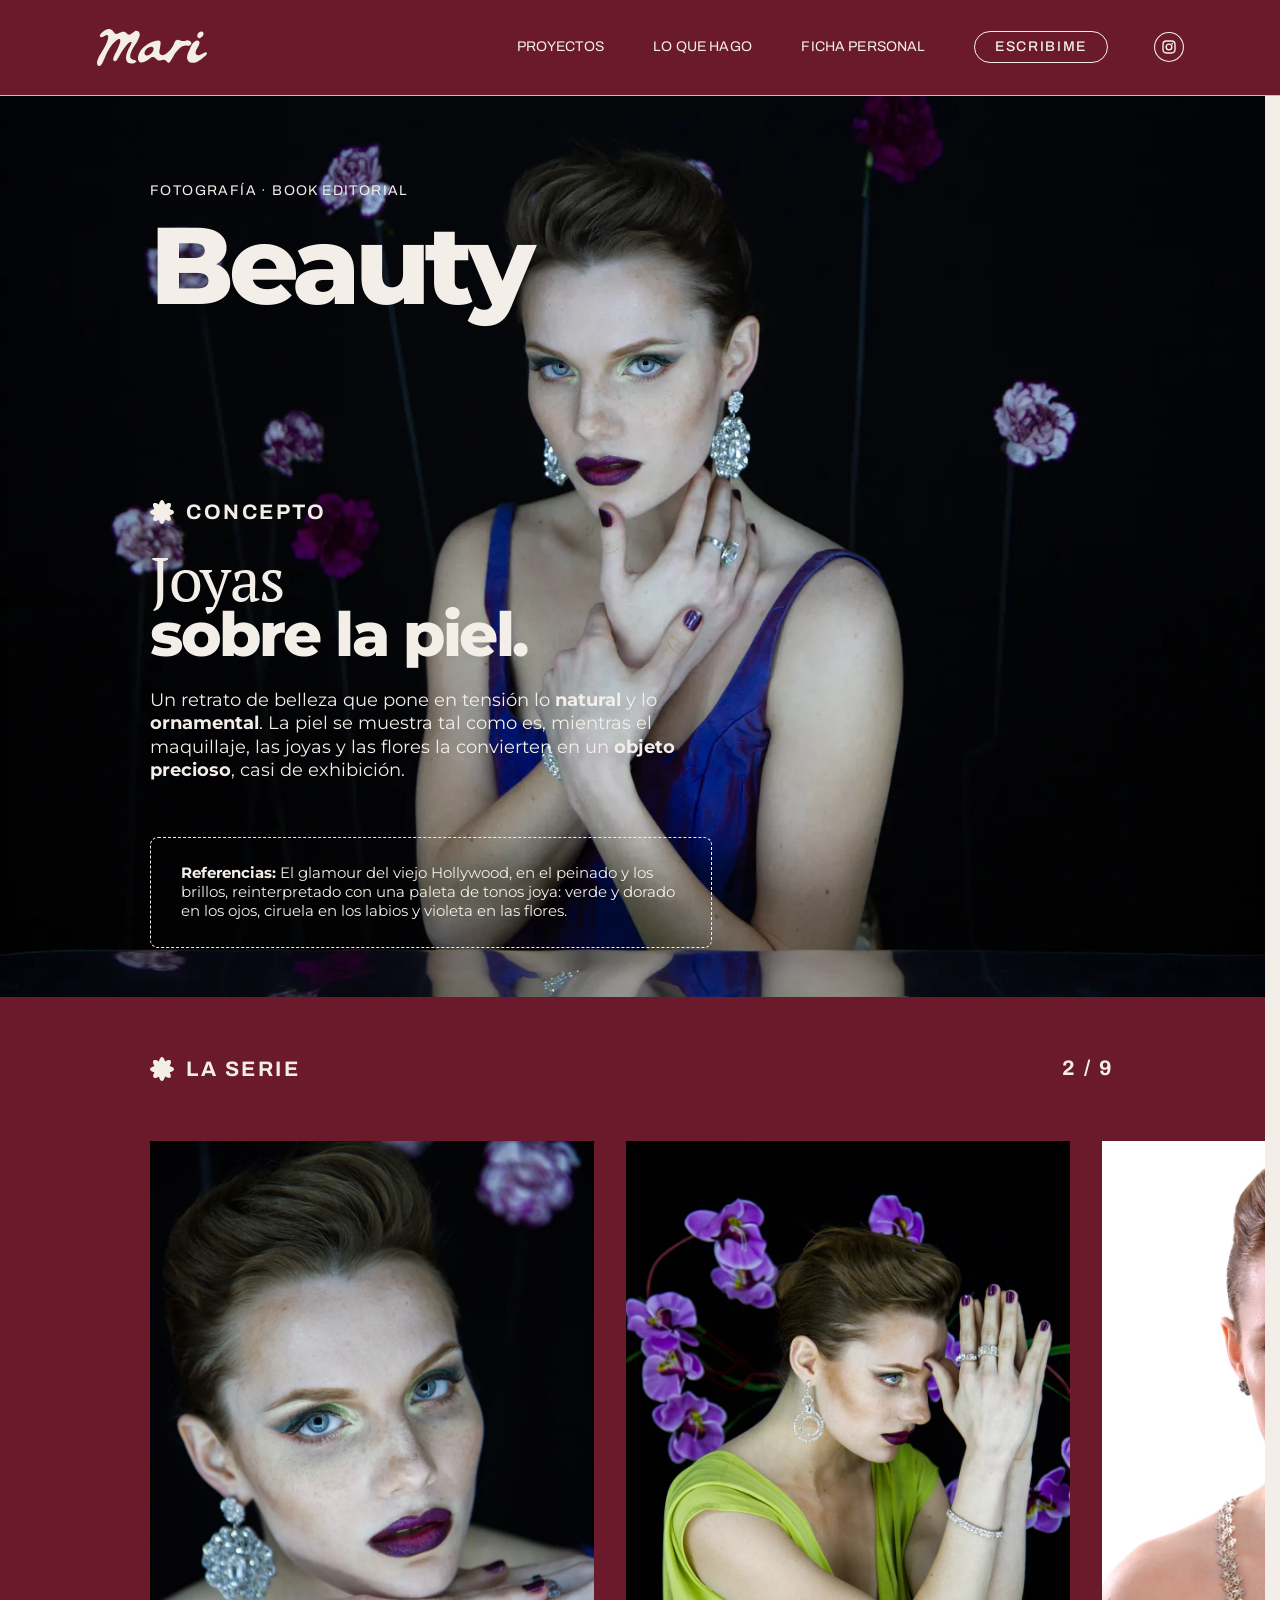
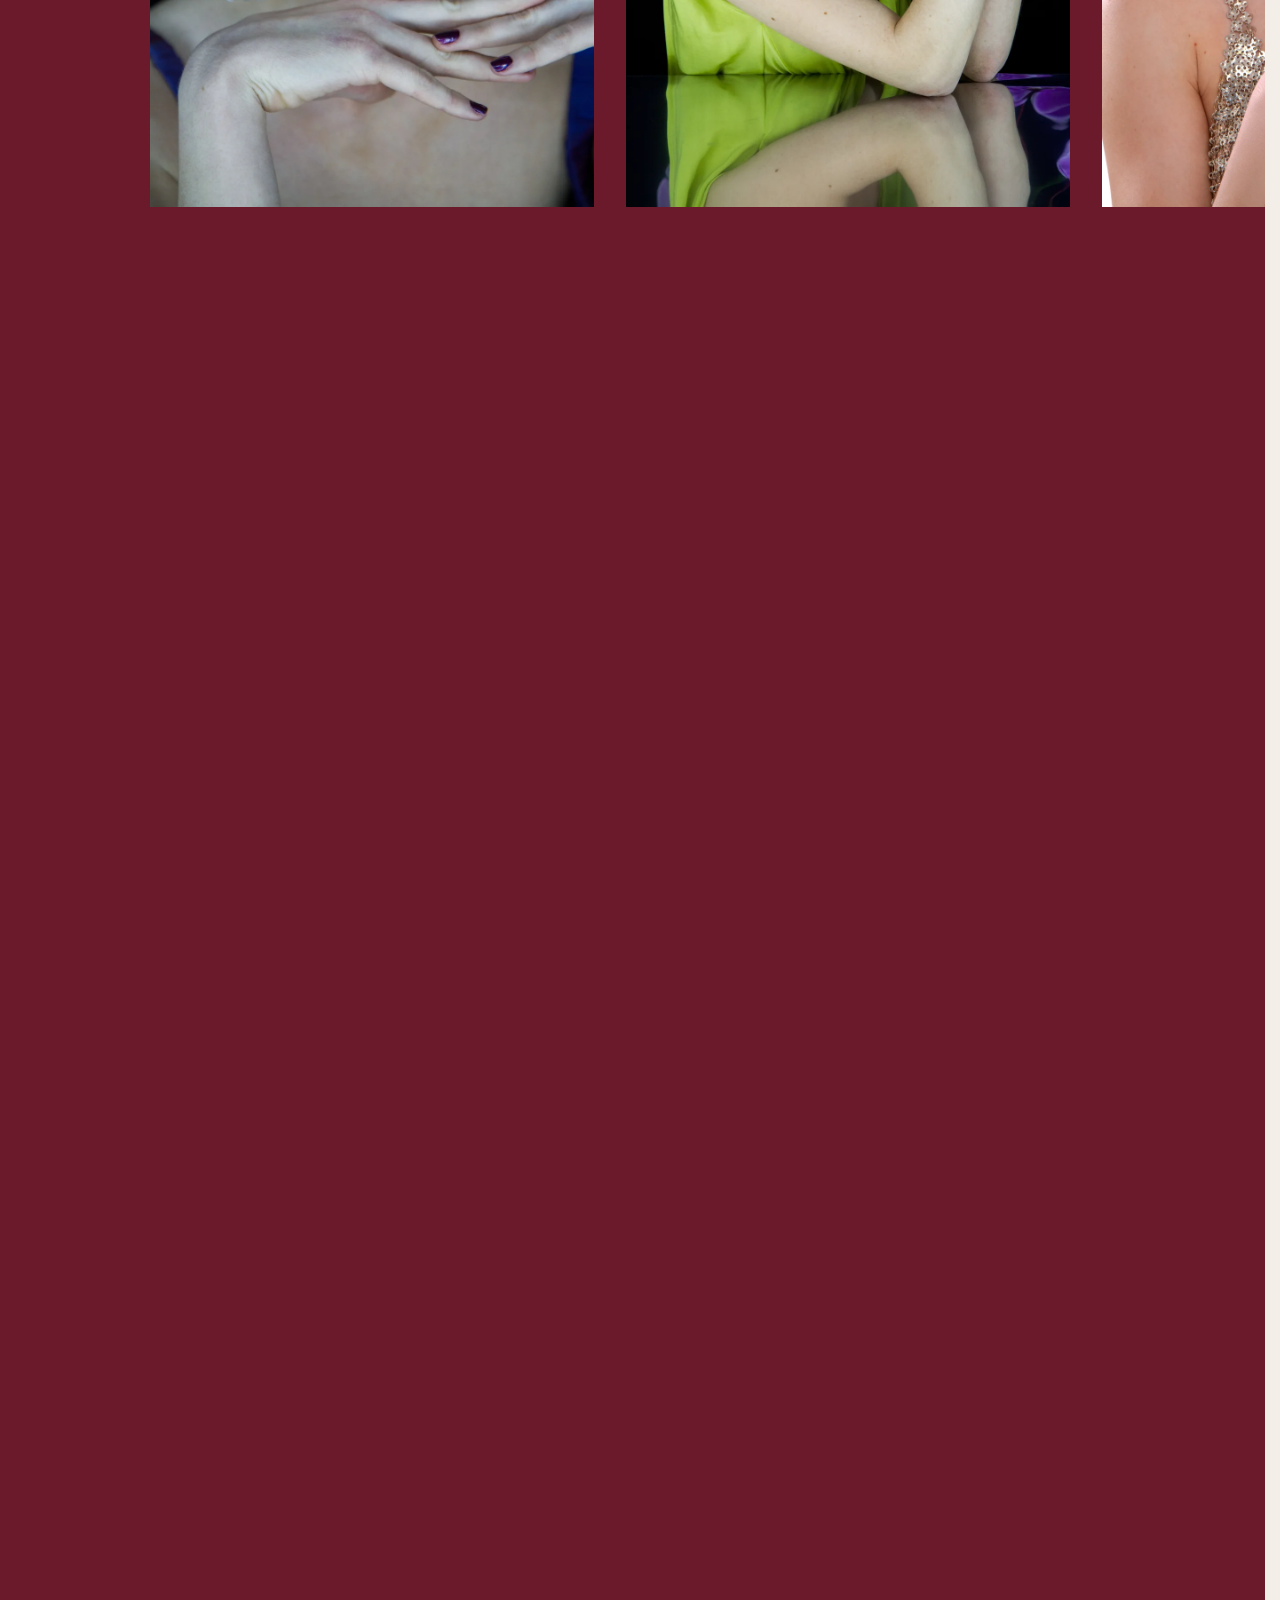
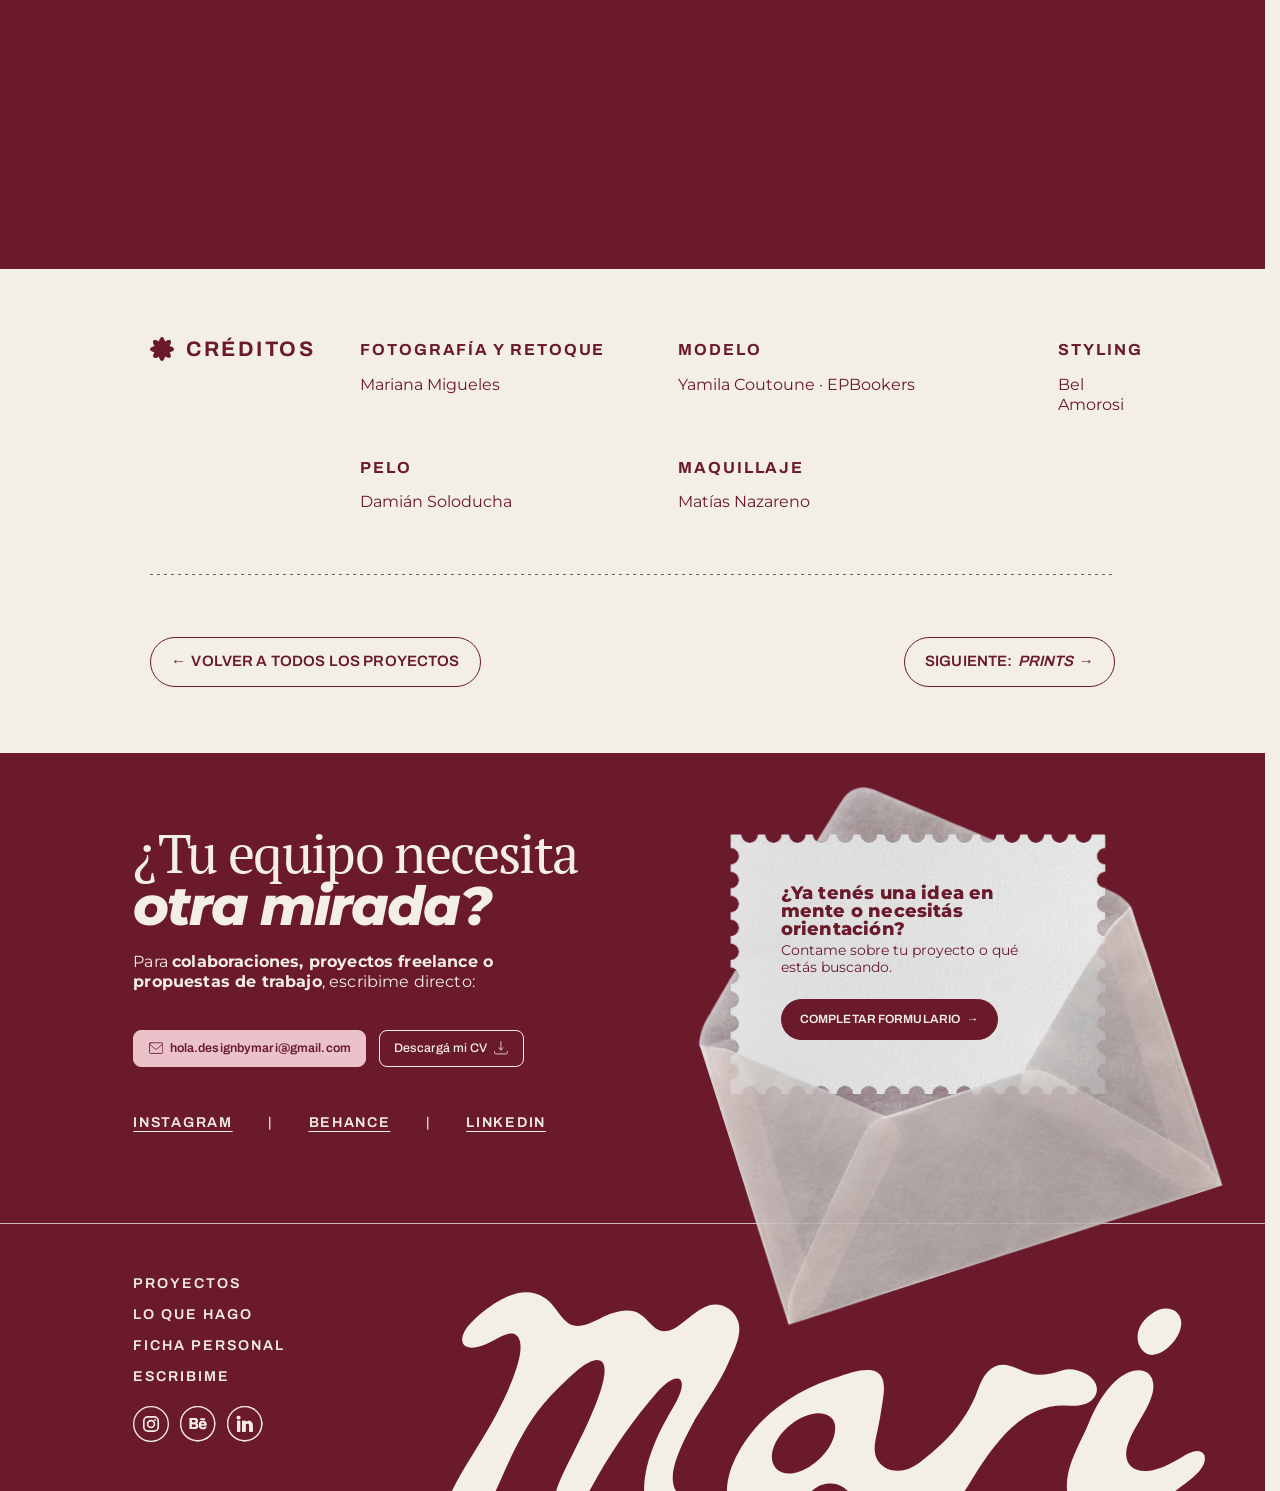
<file: proyectos/beauty.html>
<!DOCTYPE html>
<html lang="es-AR">
<head>
<meta charset="utf-8">
<meta name="viewport" content="width=device-width, initial-scale=1">
<title>Beauty · Mari</title>
<meta name="description" content="Beauty: fotografía · book editorial. Joyas sobre la piel. Fotografía de Mariana Migueles (MARI).">
<meta name="author" content="Mariana Migueles">
<link rel="canonical" href="https://designbymari.com.ar/proyectos/beauty">
<meta property="og:type" content="article">
<meta property="og:locale" content="es_AR">
<meta property="og:site_name" content="MARI · Mariana Migueles">
<meta property="og:title" content="Beauty · Mari">
<meta property="og:description" content="Beauty: fotografía · book editorial. Joyas sobre la piel. Fotografía de Mariana Migueles (MARI).">
<meta property="og:url" content="https://designbymari.com.ar/proyectos/beauty">
<script type="application/ld+json">
{
  "@context": "https://schema.org",
  "@graph": [
    {
      "@type": "Person",
      "@id": "https://designbymari.com.ar/#mariana-migueles",
      "name": "Mariana Migueles",
      "alternateName": "MARI",
      "url": "https://designbymari.com.ar",
      "jobTitle": "Diseñadora de Marcas y Fotógrafa",
      "address": {
        "@type": "PostalAddress",
        "addressLocality": "Buenos Aires",
        "addressCountry": "AR"
      },
      "sameAs": [
        "https://www.instagram.com/_designbymari",
        "https://www.behance.net/mariana-migueles",
        "https://www.linkedin.com/in/marianamigueles/"
      ]
    },
    {
      "@type": "WebSite",
      "@id": "https://designbymari.com.ar/#website",
      "url": "https://designbymari.com.ar",
      "name": "MARI",
      "alternateName": "Mariana Migueles",
      "inLanguage": "es-AR",
      "author": {
        "@id": "https://designbymari.com.ar/#mariana-migueles"
      },
      "publisher": {
        "@id": "https://designbymari.com.ar/#mariana-migueles"
      }
    }
  ]
}
</script>
<link rel="icon" href="../assets/svg/favicon.svg" type="image/svg+xml">
<link rel="icon" href="../assets/img/icons/favicon-32.png" type="image/png" sizes="32x32">
<link rel="apple-touch-icon" href="../assets/img/icons/apple-touch-icon.png">
<script>try{if(sessionStorage.getItem('mari-loaded')==='1')document.documentElement.classList.add('is-seen')}catch(e){}if(location.hash.length>1)document.documentElement.classList.add('is-jumping')</script>
<link rel="preload" href="../assets/fonts/montserrat-latin-400-normal.woff2" as="font" type="font/woff2" crossorigin>
<link rel="preload" href="../assets/fonts/montserrat-latin-800-normal.woff2" as="font" type="font/woff2" crossorigin>
<link rel="preload" href="../assets/fonts/pt-serif-latin-400-normal.woff2" as="font" type="font/woff2" crossorigin>
<link rel="preload" href="../assets/fonts/pt-serif-latin-700-italic.woff2" as="font" type="font/woff2" crossorigin>
<link rel="preload" href="../assets/fonts/archivo-latin-600-normal.woff2" as="font" type="font/woff2" crossorigin>
<link rel="preload" href="../assets/fonts/archivo-latin-400-normal.woff2" as="font" type="font/woff2" crossorigin>
<link rel="preload" href="../assets/fonts/archivo-latin-800-normal.woff2" as="font" type="font/woff2" crossorigin>
<link rel="stylesheet" href="../assets/css/fonts.css">
<link rel="stylesheet" href="../assets/css/main.css">
</head>
<body class="case case--foto">
<div class="loader" id="loader" aria-hidden="true"><svg class="loader__svg" viewBox="0 0 318 318"><g class="loader__txt"><path d="M61.0352 88.9258L64.703 84.6099C65.5796 83.5784 66.5514 82.8382 67.6185 82.3894C68.6843 81.9238 69.7591 81.7776 70.843 81.9507C71.9345 82.1148 72.9554 82.6005 73.9054 83.4079C74.8555 84.2153 75.4995 85.1444 75.8375 86.1952C76.1832 87.237 76.2168 88.3251 75.9383 89.4597C75.6584 90.5775 75.0801 91.6522 74.2036 92.6837L70.5358 96.9996L61.0352 88.9258ZM72.3062 91.2582C73.1136 90.3082 73.4932 89.3297 73.4452 88.3227C73.3958 87.299 72.9187 86.4027 72.0138 85.6338C71.109 84.8648 70.152 84.5424 69.1428 84.6664C68.1322 84.7738 67.2232 85.3024 66.4159 86.2525L64.7088 88.2612L70.5992 93.2669L72.3062 91.2582ZM74.57 77.7447L76.5816 75.828L83.1917 82.7656L81.1801 84.6822L74.57 77.7447ZM74.6543 75.8192C74.2847 76.1714 73.8814 76.3507 73.4445 76.3569C73.0076 76.3631 72.6377 76.2072 72.3346 75.8891C72.0315 75.5711 71.8937 75.194 71.921 74.7579C71.9484 74.3218 72.1469 73.9277 72.5165 73.5755C72.8862 73.2233 73.2853 73.0398 73.714 73.0249C74.1427 73.0101 74.5045 73.1574 74.7994 73.4669C75.1188 73.8022 75.269 74.1921 75.2498 74.6368C75.2225 75.0729 75.024 75.467 74.6543 75.8192ZM89.01 77.9182C88.3918 78.419 87.7277 78.8347 87.0175 79.1653C86.3 79.4868 85.6724 79.6742 85.135 79.7275L84.5991 77.5944C85.1032 77.5376 85.6466 77.3878 86.2293 77.145C86.8045 76.8931 87.3181 76.584 87.7703 76.2178C88.6838 75.4779 88.9574 74.8819 88.5912 74.4297C88.4193 74.2175 88.1714 74.1662 87.8476 74.2757C87.5237 74.3852 87.0772 74.6169 86.5082 74.9708C85.8245 75.3718 85.2356 75.673 84.7417 75.8744C84.2478 76.0759 83.7299 76.1439 83.188 76.0785C82.6553 76.0057 82.161 75.6879 81.7052 75.125C81.324 74.6545 81.1215 74.1309 81.0976 73.5543C81.0755 72.961 81.2406 72.3536 81.5929 71.7321C81.9544 71.1031 82.4904 70.5008 83.2009 69.9254C83.7268 69.4994 84.2968 69.1371 84.9106 68.8385C85.5263 68.5233 86.087 68.3289 86.5928 68.2554L87.1174 70.3746C86.1634 70.5361 85.2988 70.9308 84.5237 71.5586C84.0624 71.9323 83.7687 72.2771 83.6426 72.5931C83.5166 72.9091 83.5357 73.1687 83.7002 73.3717C83.887 73.6023 84.1424 73.6629 84.4662 73.5534C84.7901 73.4439 85.2579 73.2102 85.8695 72.8523C86.5607 72.4605 87.1487 72.1677 87.6334 71.9737C88.1106 71.7706 88.6155 71.7054 89.1482 71.7782C89.6809 71.851 90.1677 72.1596 90.6086 72.704C90.9823 73.1654 91.1765 73.6881 91.1911 74.2722C91.2058 74.8562 91.0277 75.4665 90.657 76.103C90.288 76.7227 89.739 77.3278 89.01 77.9182ZM100.538 63.79C100.557 63.8199 100.678 64.0391 100.899 64.4475L94.8076 68.3778C95.2392 68.8059 95.7529 69.0326 96.3487 69.058C96.9444 69.0834 97.5466 68.8997 98.1553 68.507C98.5743 68.2366 98.9049 67.9386 99.1469 67.6128C99.3924 67.2707 99.568 66.8748 99.6735 66.4251L101.785 66.9706C101.587 68.3279 100.759 69.4765 99.3025 70.4164C98.3946 71.0023 97.4787 71.3459 96.555 71.4473C95.6248 71.5388 94.7673 71.3926 93.9826 71.0086C93.1979 70.6247 92.548 70.0336 92.033 69.2354C91.5244 68.4472 91.2519 67.6197 91.2155 66.753C91.1826 65.8698 91.3777 65.0443 91.8009 64.2767C92.2277 63.4926 92.8451 62.8398 93.6533 62.3183C94.4415 61.8097 95.2644 61.5191 96.1218 61.4463C96.9792 61.3735 97.7936 61.5405 98.5648 61.9473C99.3395 62.3376 99.9973 62.9519 100.538 63.79ZM94.8078 64.0747C94.279 64.4159 93.9316 64.852 93.7655 65.3831C93.5995 65.9142 93.6439 66.4649 93.8989 67.0352L97.8649 64.4762C97.4567 64.0188 96.9765 63.7564 96.4242 63.6888C95.8654 63.6113 95.3266 63.7399 94.8078 64.0747ZM107.229 54.6646C108.297 54.146 109.312 54.0489 110.275 54.3734C111.248 54.6928 112.041 55.4827 112.653 56.7431L115.049 61.678L112.55 62.8916L110.34 58.3412C110.008 57.6576 109.612 57.2229 109.153 57.0369C108.688 56.8403 108.172 56.8795 107.606 57.1544C106.976 57.4604 106.57 57.9017 106.388 58.4785C106.2 59.0445 106.294 59.7121 106.667 60.4812L108.736 64.7431L106.237 65.9567L102.051 57.3367L104.439 56.1775L104.929 57.1869C105.084 56.663 105.36 56.1856 105.758 55.7548C106.151 55.3132 106.641 54.9499 107.229 54.6646ZM107.162 53.5486C106.873 53.6886 106.591 53.7597 106.315 53.7618C106.044 53.748 105.729 53.7098 105.368 53.6472C105.135 53.602 104.944 53.5759 104.796 53.5689C104.658 53.5566 104.535 53.5765 104.429 53.6283C104.204 53.7372 104.062 53.9055 104.001 54.1332C103.934 54.3501 103.966 54.6054 104.095 54.899L102.829 55.5136C102.503 54.7875 102.405 54.1358 102.534 53.5585C102.668 52.9652 103.013 52.5338 103.568 52.2641C103.846 52.1293 104.12 52.0687 104.391 52.0825C104.667 52.0804 104.993 52.1134 105.37 52.1815C105.603 52.2267 105.788 52.2554 105.926 52.2676C106.075 52.2747 106.202 52.2523 106.309 52.2004C106.523 52.0967 106.663 51.9363 106.729 51.7194C106.801 51.4865 106.777 51.234 106.658 50.9618L107.924 50.3472C108.24 51.0519 108.328 51.6955 108.188 52.278C108.059 52.8554 107.717 53.2789 107.162 53.5486ZM123.425 58.5736C122.47 58.8984 121.543 58.994 120.645 58.8604C119.754 58.7117 118.974 58.3559 118.306 57.7928C117.639 57.2298 117.152 56.4986 116.846 55.5992C116.54 54.6998 116.481 53.8233 116.667 52.9699C116.854 52.1164 117.256 51.3649 117.876 50.7153C118.503 50.0508 119.294 49.556 120.25 49.2312C121.205 48.9064 122.129 48.8183 123.019 48.967C123.906 49.1044 124.684 49.4547 125.352 50.0177C126.02 50.5808 126.507 51.312 126.812 52.2114C127.118 53.1107 127.178 53.9872 126.991 54.8407C126.805 55.6942 126.404 56.4513 125.788 57.1121C125.169 57.7616 124.381 58.2488 123.425 58.5736ZM122.692 56.4151C123.366 56.1858 123.841 55.7737 124.115 55.1788C124.397 54.5688 124.408 53.8815 124.148 53.1171C123.888 52.3526 123.462 51.82 122.871 51.5194C122.287 51.2037 121.658 51.1604 120.983 51.3897C120.309 51.619 119.831 52.0387 119.549 52.6486C119.263 53.2474 119.251 53.929 119.51 54.6935C119.77 55.4579 120.198 55.9961 120.793 56.308C121.384 56.6087 122.017 56.6444 122.692 56.4151ZM146.256 39.7364L148.141 52.8172L145.514 53.1956L145.357 52.1026C144.794 53.0235 143.866 53.5771 142.573 53.7633C141.68 53.892 140.84 53.809 140.054 53.5144C139.279 53.2181 138.633 52.7293 138.115 52.0482C137.597 51.367 137.268 50.5387 137.127 49.5632C136.986 48.5877 137.069 47.7001 137.373 46.9005C137.678 46.1008 138.16 45.4495 138.819 44.9466C139.49 44.4421 140.273 44.1254 141.166 43.9968C142.376 43.8224 143.377 44.068 144.169 44.7338L143.506 40.1326L146.256 39.7364ZM142.724 51.4382C143.417 51.3383 143.959 51.0203 144.35 50.4842C144.739 49.9363 144.876 49.2627 144.76 48.4635C144.645 47.6644 144.325 47.0627 143.799 46.6586C143.271 46.2428 142.66 46.0848 141.967 46.1847C141.262 46.2863 140.715 46.6111 140.326 47.1589C139.935 47.6951 139.797 48.3628 139.912 49.1619C140.028 49.9611 140.349 50.5686 140.877 50.9845C141.403 51.3886 142.018 51.5398 142.724 51.4382ZM161.732 47.3936C161.733 47.4292 161.721 47.6789 161.695 48.1426L154.448 48.3008C154.592 48.8916 154.91 49.3537 155.405 49.6874C155.899 50.021 156.508 50.1799 157.232 50.1641C157.731 50.1532 158.169 50.0724 158.545 49.9217C158.934 49.7588 159.291 49.5135 159.616 49.1857L161.129 50.7561C160.249 51.8086 158.943 52.3537 157.21 52.3916C156.129 52.4151 155.169 52.2282 154.329 51.8309C153.489 51.4217 152.835 50.848 152.367 50.11C151.9 49.3719 151.656 48.5281 151.635 47.5784C151.615 46.6405 151.816 45.7929 152.239 45.0354C152.673 44.2658 153.272 43.6648 154.034 43.2325C154.809 42.788 155.677 42.5553 156.638 42.5343C157.576 42.5138 158.429 42.6971 159.198 43.0841C159.966 43.4712 160.573 44.0399 161.017 44.7904C161.472 45.5287 161.711 46.3964 161.732 47.3936ZM156.702 44.6351C156.073 44.6489 155.548 44.8385 155.129 45.2039C154.709 45.5694 154.458 46.0618 154.377 46.6812L159.096 46.5782C158.988 45.9748 158.716 45.4997 158.281 45.1529C157.845 44.7943 157.319 44.6216 156.702 44.6351ZM186.103 45.4615C187.282 45.683 188.15 46.2085 188.707 47.0381C189.278 47.8582 189.433 48.9626 189.172 50.3513L188.159 55.7428L185.428 55.2296L186.362 50.2583C186.502 49.5114 186.449 48.9275 186.202 48.5065C185.969 48.0761 185.566 47.8071 184.994 47.6997C184.352 47.5791 183.805 47.6937 183.353 48.0437C182.903 48.382 182.601 48.9595 182.447 49.7764L181.559 54.5027L178.829 53.9896L179.763 49.0183C180.041 47.5362 179.585 46.6833 178.395 46.4596C177.765 46.3412 177.223 46.457 176.771 46.807C176.321 47.1452 176.019 47.7228 175.866 48.5397L174.977 53.266L172.247 52.7529L174.016 43.3353L176.625 43.8254L176.421 44.9107C176.845 44.5797 177.328 44.3563 177.869 44.2405C178.422 44.127 179.002 44.1272 179.609 44.2412C180.274 44.3662 180.85 44.6133 181.337 44.9826C181.825 45.3402 182.186 45.8006 182.418 46.3638C182.895 45.9461 183.451 45.6578 184.085 45.499C184.73 45.3424 185.403 45.3299 186.103 45.4615ZM199.107 48.7786C200.51 49.2634 201.471 49.9724 201.99 50.9056C202.513 51.8276 202.542 52.962 202.077 54.3088L200.291 59.4769L197.833 58.6276L198.223 57.4997C197.438 58.1707 196.372 58.2736 195.026 57.8082C194.33 57.5677 193.764 57.2405 193.33 56.8264C192.906 56.4162 192.631 55.9569 192.505 55.4486C192.38 54.9403 192.408 54.4224 192.59 53.8949C192.881 53.0532 193.424 52.4996 194.219 52.2342C195.026 51.9727 196.091 52.0707 197.415 52.5284L199.503 53.2497C199.701 52.6774 199.678 52.1796 199.435 51.7563C199.195 51.3218 198.728 50.9844 198.032 50.7439C197.549 50.5772 197.045 50.4909 196.52 50.4851C196.009 50.472 195.547 50.5383 195.132 50.684L194.823 48.5232C195.437 48.346 196.12 48.2802 196.87 48.326C197.632 48.3757 198.377 48.5266 199.107 48.7786ZM196.293 56.2675C196.742 56.4226 197.175 56.4593 197.593 56.3775C198.014 56.2845 198.368 56.0612 198.654 55.7075L198.973 54.7817L197.172 54.1592C196.095 53.7869 195.434 53.9542 195.19 54.6613C195.073 54.998 195.109 55.3119 195.298 55.6031C195.501 55.887 195.833 56.1084 196.293 56.2675ZM210.2 54.5675C210.697 54.2872 211.248 54.1566 211.854 54.1759C212.471 54.2002 213.114 54.3671 213.781 54.6767L212.703 57.0037C212.433 56.8523 212.249 56.7541 212.152 56.7092C211.43 56.3746 210.77 56.3171 210.171 56.5366C209.577 56.7455 209.092 57.2539 208.718 58.0618L206.815 62.1663L204.294 60.9977L208.324 52.304L210.732 53.4202L210.2 54.5675ZM216.595 67.4693C215.714 66.9546 215.023 66.3113 214.525 65.5395C214.043 64.7633 213.791 63.9355 213.768 63.056C213.755 62.1824 213.988 61.3355 214.467 60.515C214.946 59.6945 215.569 59.075 216.335 58.6563C217.112 58.2436 217.954 58.0612 218.861 58.1092C219.784 58.1529 220.687 58.4321 221.569 58.9468C222.44 59.4555 223.092 60.0829 223.522 60.8292C223.969 61.5711 224.144 62.3673 224.046 63.2178L221.601 63.1315C221.613 62.1212 221.214 61.3797 220.404 60.9069C219.779 60.5419 219.141 60.4448 218.491 60.6156C217.842 60.7865 217.311 61.2257 216.898 61.9333C216.485 62.641 216.364 63.3196 216.534 63.9692C216.705 64.6188 217.104 65.1262 217.729 65.4912C218.55 65.97 219.391 65.9526 220.255 65.439L221.524 67.5405C220.843 68.0234 220.067 68.2579 219.195 68.2441C218.334 68.2362 217.467 67.978 216.595 67.4693ZM232.118 65.8389C233.308 66.7255 234.01 67.6921 234.222 68.7387C234.442 69.7758 234.126 70.8657 233.275 72.0085L230.009 76.3938L227.923 74.8404L228.636 73.8834C227.685 74.2855 226.638 74.061 225.495 73.2099C224.905 72.7701 224.465 72.2871 224.176 71.7609C223.896 71.2417 223.774 70.7208 223.807 70.1983C223.841 69.6757 224.025 69.1906 224.358 68.743C224.89 68.0288 225.575 67.6656 226.414 67.6533C227.261 67.6481 228.247 68.064 229.371 68.9009L231.142 70.2202C231.504 69.7345 231.633 69.2532 231.529 68.7762C231.433 68.2897 231.089 67.8265 230.499 67.3868C230.089 67.0818 229.635 66.847 229.136 66.6824C228.653 66.5154 228.192 66.4386 227.753 66.4519L228.112 64.2991C228.751 64.316 229.421 64.4598 230.123 64.7306C230.834 65.0085 231.499 65.3779 232.118 65.8389ZM227.169 72.125C227.55 72.4087 227.952 72.5748 228.375 72.6232C228.805 72.6622 229.21 72.5563 229.589 72.3057L230.174 71.5201L228.646 70.3817C227.731 69.7008 227.051 69.6603 226.604 70.2602C226.391 70.5459 226.33 70.856 226.422 71.1906C226.53 71.5227 226.779 71.8341 227.169 72.125ZM235.626 81.3569C235.043 80.8161 234.537 80.2176 234.109 79.5617C233.689 78.897 233.414 78.3024 233.285 77.778L235.321 76.9447C235.449 77.4356 235.674 77.9522 235.997 78.4945C236.328 79.0281 236.707 79.4927 237.134 79.8883C237.996 80.6875 238.625 80.8737 239.02 80.447C239.206 80.2467 239.221 79.9941 239.067 79.689C238.913 79.384 238.62 78.975 238.189 78.4619C237.695 77.8421 237.313 77.302 237.043 76.8417C236.774 76.3813 236.633 75.8783 236.621 75.3326C236.617 74.795 236.862 74.2606 237.354 73.7295C237.766 73.2853 238.255 73.0105 238.823 72.905C239.407 72.7989 240.032 72.8761 240.697 73.1366C241.371 73.4051 242.043 73.8502 242.714 74.4718C243.21 74.9319 243.649 75.4446 244.032 76.0099C244.432 76.5745 244.704 77.102 244.848 77.5922L242.825 78.4124C242.53 77.491 242.016 76.6912 241.285 76.0131C240.849 75.6095 240.466 75.3677 240.136 75.2878C239.805 75.2079 239.551 75.2637 239.373 75.4553C239.171 75.673 239.148 75.9344 239.302 76.2394C239.456 76.5444 239.754 76.9743 240.195 77.5289C240.681 78.1575 241.054 78.6979 241.315 79.1502C241.584 79.5937 241.72 80.0843 241.724 80.6219C241.727 81.1595 241.491 81.6852 241.015 82.199C240.611 82.6344 240.121 82.9008 239.545 82.9982C238.969 83.0957 238.34 83.0061 237.657 82.7294C236.991 82.4522 236.314 81.9946 235.626 81.3569ZM249.513 90.8696C249.198 90.4831 249.06 90.0597 249.098 89.5994C249.144 89.1484 249.37 88.7578 249.775 88.4276C250.18 88.0975 250.603 87.9592 251.045 88.0126C251.496 88.0585 251.883 88.2793 252.205 88.6751C252.528 89.0708 252.666 89.4942 252.62 89.9453C252.584 90.3889 252.363 90.7757 251.958 91.1058C251.553 91.436 251.125 91.5781 250.674 91.5321C250.223 91.4862 249.836 91.2654 249.513 90.8696ZM264.73 100.576L261.888 102.244L264.808 107.221L262.811 108.393L259.89 103.415L255.973 105.714L254.513 103.225L265.267 96.9161L270.034 105.043L268.037 106.215L264.73 100.576ZM262.527 118.481C262.119 117.558 261.942 116.643 261.995 115.737C262.064 114.836 262.35 114.029 262.852 113.313C263.353 112.598 264.038 112.048 264.907 111.664C265.776 111.28 266.644 111.143 267.51 111.253C268.377 111.363 269.161 111.698 269.863 112.258C270.581 112.823 271.143 113.568 271.552 114.491C271.96 115.414 272.129 116.326 272.06 117.226C272.002 118.122 271.722 118.927 271.22 119.642C270.718 120.358 270.033 120.907 269.164 121.291C268.296 121.676 267.428 121.813 266.561 121.703C265.695 121.592 264.905 121.26 264.192 120.705C263.49 120.146 262.935 119.404 262.527 118.481ZM264.612 117.559C264.9 118.211 265.353 118.647 265.97 118.868C266.602 119.094 267.288 119.044 268.026 118.718C268.765 118.391 269.257 117.92 269.505 117.304C269.767 116.695 269.755 116.064 269.467 115.413C269.178 114.761 268.718 114.322 268.086 114.095C267.464 113.864 266.784 113.912 266.045 114.238C265.307 114.565 264.809 115.038 264.551 115.658C264.304 116.274 264.324 116.908 264.612 117.559ZM268.451 132.341C268.175 132.142 267.925 131.867 267.7 131.515C267.49 131.171 267.318 130.79 267.183 130.372C266.835 129.286 266.842 128.355 267.204 127.578C267.57 126.813 268.29 126.258 269.364 125.913L273.112 124.712L272.661 123.304L274.697 122.651L275.148 124.059L277.37 123.347L278.218 125.993L275.996 126.705L276.725 128.978L274.689 129.63L273.961 127.358L270.246 128.548C269.862 128.671 269.593 128.864 269.44 129.125C269.301 129.394 269.29 129.709 269.406 130.071C269.54 130.489 269.768 130.809 270.088 131.03L268.451 132.341ZM269.645 139.897C269.432 138.911 269.442 137.979 269.677 137.102C269.926 136.234 270.369 135.5 271.004 134.9C271.64 134.301 272.421 133.901 273.35 133.699C274.278 133.498 275.156 133.539 275.982 133.821C276.809 134.103 277.51 134.589 278.085 135.279C278.673 135.977 279.075 136.82 279.289 137.806C279.503 138.792 279.485 139.72 279.236 140.588C278.998 141.453 278.562 142.186 277.926 142.785C277.291 143.385 276.509 143.785 275.581 143.987C274.652 144.188 273.775 144.147 272.948 143.865C272.121 143.582 271.415 143.098 270.828 142.411C270.254 141.721 269.859 140.884 269.645 139.897ZM271.873 139.414C272.024 140.11 272.38 140.629 272.94 140.969C273.514 141.318 274.195 141.407 274.984 141.236C275.773 141.065 276.351 140.703 276.717 140.15C277.097 139.606 277.212 138.985 277.061 138.289C276.91 137.593 276.547 137.07 275.973 136.721C275.411 136.369 274.735 136.278 273.946 136.45C273.157 136.621 272.574 136.984 272.196 137.54C271.83 138.093 271.722 138.718 271.873 139.414ZM281.895 157.606L273.945 158.286C272.194 158.436 270.853 158.092 269.924 157.254C268.994 156.415 268.454 155.121 268.304 153.37C268.225 152.447 268.263 151.562 268.417 150.715C268.571 149.867 268.837 149.153 269.217 148.573L271.298 149.503C271.002 149.933 270.785 150.464 270.648 151.096C270.5 151.728 270.452 152.352 270.504 152.967C270.586 153.925 270.865 154.611 271.342 155.023C271.807 155.448 272.478 155.623 273.353 155.548L273.761 155.513C272.907 154.859 272.424 153.887 272.314 152.598C272.239 151.722 272.36 150.902 272.675 150.136C273.004 149.381 273.499 148.76 274.161 148.275C274.822 147.789 275.609 147.507 276.52 147.429C277.431 147.351 278.253 147.495 278.988 147.862C279.722 148.228 280.31 148.756 280.75 149.445C281.203 150.145 281.467 150.933 281.542 151.808C281.661 153.192 281.295 154.284 280.446 155.084L281.67 154.979L281.895 157.606ZM274.633 152.954C274.695 153.687 274.959 154.266 275.425 154.691C275.903 155.127 276.491 155.315 277.189 155.255C277.887 155.196 278.429 154.911 278.814 154.401C279.213 153.902 279.38 153.286 279.318 152.553C279.255 151.819 278.984 151.235 278.506 150.799C278.04 150.362 277.458 150.173 276.759 150.233C276.061 150.293 275.514 150.578 275.117 151.089C274.731 151.598 274.57 152.22 274.633 152.954ZM280.873 165.534C281.332 165.873 281.676 166.323 281.906 166.884C282.136 167.457 282.246 168.112 282.236 168.848L279.671 168.813C279.699 168.505 279.714 168.297 279.715 168.191C279.726 167.395 279.509 166.769 279.064 166.311C278.631 165.854 277.969 165.62 277.078 165.608L272.555 165.546L272.592 162.768L282.174 162.898L282.138 165.552L280.873 165.534ZM281.555 177.038C281.386 178.512 280.901 179.604 280.102 180.313C279.315 181.023 278.214 181.296 276.799 181.133L271.366 180.508L271.664 177.924L272.85 178.061C272.025 177.44 271.694 176.422 271.857 175.006C271.941 174.275 272.138 173.652 272.448 173.138C272.757 172.636 273.146 172.268 273.615 172.035C274.084 171.802 274.596 171.718 275.151 171.782C276.035 171.884 276.693 172.294 277.124 173.013C277.554 173.744 277.689 174.805 277.529 176.197L277.276 178.391C277.877 178.461 278.358 178.331 278.719 178.002C279.092 177.674 279.32 177.145 279.404 176.413C279.463 175.906 279.438 175.395 279.33 174.881C279.232 174.379 279.067 173.942 278.835 173.569L280.878 172.8C281.184 173.361 281.396 174.013 281.513 174.756C281.63 175.51 281.644 176.271 281.555 177.038ZM273.635 175.91C273.581 176.382 273.639 176.813 273.809 177.203C273.991 177.595 274.285 177.891 274.692 178.094L275.666 178.206L275.884 176.313C276.014 175.18 275.708 174.571 274.965 174.486C274.611 174.445 274.312 174.548 274.068 174.795C273.835 175.055 273.691 175.427 273.635 175.91ZM279.258 189.712L278.736 192.114L276.647 191.66L277.154 189.328L270.088 187.792L270.678 185.077L277.745 186.613L278.059 185.168L280.147 185.622L279.833 187.067L280.251 187.158C281.318 187.39 282.097 187.887 282.588 188.65C283.076 189.424 283.195 190.386 282.945 191.535C282.857 191.941 282.727 192.314 282.556 192.653C282.394 193.007 282.205 193.288 281.99 193.496L280.178 192.355C280.467 192.09 280.657 191.748 280.747 191.33C280.926 190.506 280.563 189.996 279.658 189.799L279.258 189.712ZM277.677 197.362L276.87 200.021L267.7 197.239L268.507 194.58L277.677 197.362ZM280.676 200.543L279.808 203.406L278.289 199.577L278.92 197.497L280.676 200.543ZM273.922 208.576C273.37 209.954 272.615 210.88 271.658 211.354C270.712 211.832 269.578 211.806 268.255 211.276L263.179 209.243L264.146 206.829L265.253 207.273C264.621 206.457 264.57 205.387 265.099 204.065C265.373 203.381 265.727 202.832 266.162 202.418C266.592 202.015 267.064 201.762 267.578 201.661C268.091 201.56 268.607 201.613 269.125 201.82C269.952 202.151 270.479 202.721 270.706 203.528C270.928 204.346 270.779 205.405 270.258 206.706L269.437 208.756C269.999 208.981 270.497 208.983 270.932 208.76C271.377 208.542 271.737 208.091 272.011 207.408C272.2 206.934 272.311 206.435 272.342 205.91C272.38 205.4 272.336 204.935 272.21 204.514L274.383 204.31C274.531 204.932 274.564 205.616 274.482 206.364C274.395 207.122 274.209 207.86 273.922 208.576ZM266.577 205.405C266.401 205.846 266.343 206.277 266.405 206.698C266.477 207.123 266.683 207.487 267.023 207.789L267.932 208.154L268.641 206.384C269.064 205.326 268.929 204.658 268.235 204.38C267.904 204.248 267.589 204.268 267.289 204.442C266.995 204.632 266.758 204.953 266.577 205.405ZM260.434 222.11C260.689 221.681 261.039 221.405 261.484 221.283C261.923 221.171 262.368 221.248 262.817 221.514C263.266 221.781 263.542 222.131 263.644 222.564C263.756 223.003 263.682 223.442 263.422 223.882C263.161 224.321 262.811 224.596 262.372 224.709C261.943 224.827 261.504 224.753 261.054 224.486C260.605 224.22 260.324 223.867 260.212 223.428C260.1 222.988 260.174 222.549 260.434 222.11ZM260.126 239.072L256.489 243.414C255.62 244.452 254.653 245.198 253.589 245.655C252.527 246.128 251.453 246.282 250.368 246.116C249.275 245.96 248.251 245.481 247.295 244.68C246.339 243.88 245.689 242.955 245.343 241.907C244.99 240.867 244.949 239.779 245.22 238.643C245.492 237.523 246.063 236.445 246.932 235.407L250.569 231.065L260.126 239.072ZM248.839 236.819C248.039 237.775 247.666 238.756 247.721 239.762C247.777 240.786 248.261 241.679 249.171 242.441C250.081 243.204 251.04 243.52 252.049 243.389C253.059 243.274 253.964 242.739 254.765 241.783L256.457 239.763L250.532 234.798L248.839 236.819ZM246.704 250.323L244.713 252.261L238.027 245.397L240.017 243.459L246.704 250.323ZM246.641 252.249C247.006 251.893 247.408 251.709 247.844 251.698C248.281 251.687 248.653 251.839 248.959 252.153C249.266 252.468 249.408 252.844 249.385 253.28C249.363 253.716 249.169 254.113 248.803 254.469C248.437 254.825 248.04 255.013 247.612 255.033C247.183 255.052 246.82 254.909 246.522 254.603C246.198 254.271 246.044 253.883 246.058 253.438C246.081 253.001 246.275 252.605 246.641 252.249ZM232.248 250.289C232.863 249.785 233.525 249.366 234.233 249.031C234.949 248.706 235.575 248.515 236.113 248.458L236.66 250.588C236.157 250.648 235.614 250.801 235.033 251.047C234.459 251.302 233.947 251.614 233.497 251.983C232.588 252.728 232.318 253.325 232.686 253.775C232.859 253.987 233.108 254.037 233.431 253.925C233.754 253.814 234.199 253.58 234.766 253.223C235.448 252.818 236.035 252.513 236.528 252.309C237.02 252.105 237.538 252.034 238.08 252.096C238.613 252.166 239.109 252.481 239.568 253.041C239.952 253.51 240.158 254.032 240.185 254.608C240.21 255.202 240.049 255.81 239.7 256.433C239.342 257.064 238.809 257.67 238.102 258.249C237.579 258.678 237.011 259.044 236.399 259.346C235.785 259.664 235.225 259.862 234.72 259.938L234.183 257.822C235.136 257.655 235.999 257.256 236.77 256.624C237.229 256.247 237.521 255.901 237.645 255.584C237.77 255.267 237.749 255.008 237.583 254.806C237.395 254.576 237.14 254.517 236.816 254.628C236.493 254.74 236.027 254.976 235.417 255.337C234.728 255.733 234.142 256.029 233.658 256.226C233.182 256.432 232.677 256.5 232.144 256.43C231.611 256.36 231.123 256.054 230.679 255.513C230.302 255.053 230.105 254.532 230.087 253.948C230.069 253.364 230.244 252.753 230.611 252.114C230.977 251.492 231.522 250.884 232.248 250.289ZM220.793 264.479C220.773 264.449 220.652 264.231 220.429 263.823L226.5 259.863C226.067 259.437 225.552 259.213 224.956 259.19C224.36 259.168 223.759 259.354 223.152 259.75C222.734 260.023 222.405 260.322 222.165 260.649C221.921 260.993 221.747 261.389 221.644 261.84L219.53 261.305C219.722 259.946 220.543 258.794 221.995 257.846C222.9 257.256 223.814 256.908 224.738 256.802C225.667 256.706 226.526 256.848 227.312 257.228C228.099 257.608 228.752 258.195 229.271 258.991C229.783 259.777 230.06 260.603 230.101 261.469C230.138 262.352 229.947 263.179 229.527 263.949C229.105 264.735 228.49 265.391 227.685 265.916C226.899 266.429 226.078 266.724 225.221 266.801C224.364 266.878 223.549 266.715 222.775 266.312C221.999 265.925 221.338 265.314 220.793 264.479ZM226.522 264.166C227.049 263.822 227.394 263.384 227.557 262.852C227.721 262.32 227.674 261.77 227.416 261.201L223.463 263.779C223.873 264.235 224.355 264.495 224.907 264.56C225.466 264.634 226.005 264.503 226.522 264.166ZM214.181 273.643C213.117 274.17 212.102 274.275 211.137 273.958C210.161 273.646 209.362 272.862 208.741 271.607L206.306 266.69L208.797 265.457L211.041 269.991C211.378 270.672 211.778 271.103 212.239 271.286C212.705 271.479 213.221 271.436 213.785 271.156C214.412 270.845 214.815 270.401 214.993 269.823C215.175 269.255 215.077 268.588 214.698 267.822L212.595 263.576L215.085 262.344L219.337 270.931L216.959 272.109L216.461 271.103C216.31 271.628 216.038 272.108 215.643 272.542C215.254 272.986 214.766 273.353 214.181 273.643ZM214.256 274.758C214.544 274.616 214.826 274.543 215.102 274.539C215.372 274.55 215.688 274.586 216.049 274.646C216.283 274.689 216.474 274.714 216.622 274.72C216.76 274.731 216.883 274.71 216.989 274.658C217.212 274.547 217.354 274.378 217.413 274.149C217.478 273.932 217.444 273.677 217.313 273.384L218.574 272.76C218.905 273.484 219.009 274.134 218.885 274.713C218.755 275.307 218.413 275.741 217.86 276.015C217.583 276.152 217.31 276.215 217.039 276.203C216.763 276.207 216.436 276.177 216.059 276.112C215.826 276.068 215.64 276.041 215.502 276.03C215.353 276.024 215.226 276.047 215.119 276.1C214.907 276.205 214.768 276.367 214.703 276.584C214.633 276.818 214.659 277.07 214.78 277.341L213.519 277.966C213.198 277.263 213.105 276.621 213.24 276.037C213.364 275.459 213.703 275.032 214.256 274.758ZM197.951 269.845C198.905 269.516 199.831 269.415 200.73 269.544C201.622 269.688 202.403 270.04 203.074 270.599C203.745 271.159 204.236 271.887 204.546 272.785C204.857 273.683 204.921 274.559 204.739 275.413C204.557 276.268 204.158 277.021 203.542 277.674C202.919 278.342 202.13 278.841 201.176 279.171C200.222 279.501 199.3 279.594 198.408 279.45C197.52 279.317 196.741 278.971 196.07 278.411C195.399 277.852 194.909 277.123 194.598 276.225C194.288 275.328 194.223 274.452 194.405 273.597C194.587 272.743 194.984 271.983 195.596 271.319C196.212 270.667 196.997 270.175 197.951 269.845ZM198.696 272C198.023 272.233 197.551 272.647 197.28 273.244C197.001 273.855 196.994 274.543 197.258 275.306C197.522 276.069 197.95 276.599 198.543 276.897C199.128 277.209 199.758 277.249 200.431 277.016C201.104 276.783 201.58 276.361 201.859 275.75C202.141 275.15 202.151 274.468 201.887 273.705C201.623 272.942 201.192 272.406 200.596 272.097C200.003 271.799 199.37 271.767 198.696 272ZM175.246 288.834L173.275 275.766L175.9 275.37L176.064 276.462C176.621 275.538 177.546 274.978 178.837 274.783C179.73 274.649 180.57 274.726 181.358 275.016C182.134 275.307 182.784 275.791 183.306 276.469C183.829 277.147 184.163 277.973 184.31 278.948C184.457 279.922 184.381 280.81 184.082 281.612C183.782 282.414 183.304 283.068 182.648 283.575C181.981 284.084 181.201 284.406 180.308 284.54C179.099 284.723 178.096 284.484 177.3 283.823L177.993 288.42L175.246 288.834ZM178.702 277.109C178.009 277.214 177.469 277.535 177.082 278.074C176.696 278.624 176.564 279.299 176.684 280.097C176.805 280.896 177.129 281.495 177.658 281.896C178.188 282.308 178.8 282.462 179.493 282.358C180.197 282.251 180.742 281.923 181.128 281.373C181.515 280.834 181.648 280.165 181.528 279.367C181.407 278.569 181.082 277.963 180.551 277.551C180.023 277.15 179.406 277.003 178.702 277.109ZM159.726 281.289C159.725 281.253 159.736 281.003 159.758 280.539L167.004 280.326C166.856 279.737 166.533 279.277 166.037 278.947C165.54 278.617 164.929 278.463 164.205 278.484C163.707 278.499 163.27 278.583 162.894 278.737C162.507 278.902 162.152 279.15 161.829 279.481L160.304 277.922C161.176 276.863 162.478 276.308 164.211 276.257C165.291 276.225 166.253 276.405 167.096 276.796C167.939 277.199 168.598 277.767 169.07 278.502C169.543 279.236 169.794 280.078 169.822 281.028C169.849 281.965 169.655 282.815 169.237 283.575C168.809 284.348 168.215 284.954 167.455 285.392C166.685 285.842 165.818 286.081 164.857 286.109C163.919 286.137 163.065 285.96 162.293 285.579C161.522 285.198 160.911 284.633 160.462 283.886C160.001 283.152 159.755 282.286 159.726 281.289ZM164.778 284.009C165.407 283.991 165.93 283.797 166.346 283.428C166.763 283.06 167.01 282.566 167.087 281.946L162.369 282.084C162.482 282.687 162.757 283.16 163.195 283.503C163.633 283.859 164.16 284.027 164.778 284.009ZM135.37 283.387C134.19 283.174 133.318 282.655 132.755 281.829C132.179 281.013 132.016 279.91 132.267 278.519L133.24 273.121L135.975 273.614L135.077 278.592C134.942 279.34 135 279.923 135.25 280.342C135.486 280.771 135.891 281.037 136.463 281.14C137.106 281.256 137.652 281.138 138.102 280.785C138.55 280.443 138.847 279.863 138.995 279.045L139.848 274.313L142.583 274.806L141.685 279.784C141.417 281.268 141.879 282.117 143.071 282.332C143.702 282.446 144.243 282.327 144.693 281.973C145.14 281.632 145.438 281.052 145.585 280.234L146.439 275.501L149.174 275.995L147.473 285.425L144.861 284.954L145.057 283.867C144.635 284.201 144.153 284.428 143.613 284.548C143.061 284.665 142.481 284.669 141.873 284.56C141.207 284.439 140.63 284.197 140.141 283.831C139.649 283.477 139.286 283.019 139.049 282.458C138.575 282.879 138.021 283.171 137.389 283.334C136.744 283.496 136.071 283.513 135.37 283.387ZM122.332 280.152C120.927 279.675 119.961 278.972 119.437 278.042C118.908 277.123 118.873 275.989 119.331 274.639L121.087 269.461L123.55 270.296L123.166 271.426C123.947 270.751 125.012 270.642 126.362 271.099C127.059 271.336 127.626 271.66 128.063 272.071C128.489 272.479 128.766 272.937 128.895 273.444C129.024 273.952 128.999 274.47 128.82 274.999C128.534 275.842 127.994 276.399 127.2 276.669C126.395 276.935 125.329 276.843 124.002 276.393L121.911 275.683C121.716 276.257 121.742 276.755 121.987 277.176C122.229 277.61 122.699 277.944 123.396 278.181C123.879 278.345 124.384 278.428 124.91 278.431C125.42 278.441 125.882 278.372 126.296 278.224L126.617 280.383C126.004 280.564 125.322 280.633 124.572 280.592C123.81 280.547 123.063 280.4 122.332 280.152ZM125.103 272.647C124.653 272.495 124.22 272.461 123.803 272.545C123.382 272.64 123.029 272.866 122.746 273.221L122.431 274.149L124.236 274.761C125.315 275.127 125.975 274.956 126.216 274.247C126.33 273.91 126.292 273.596 126.102 273.306C125.897 273.023 125.564 272.804 125.103 272.647ZM111.218 274.442C110.724 274.726 110.174 274.861 109.567 274.846C108.95 274.827 108.307 274.665 107.636 274.36L108.697 272.025C108.968 272.174 109.152 272.271 109.25 272.315C109.974 272.644 110.635 272.697 111.232 272.472C111.825 272.259 112.305 271.747 112.673 270.936L114.544 266.817L117.074 267.966L113.112 276.691L110.695 275.593L111.218 274.442ZM104.729 261.58C105.614 262.09 106.308 262.729 106.81 263.498C107.297 264.271 107.554 265.098 107.582 265.977C107.6 266.851 107.372 267.699 106.898 268.522C106.424 269.345 105.805 269.969 105.04 270.392C104.266 270.809 103.425 270.996 102.518 270.954C101.595 270.915 100.69 270.641 99.8054 270.132C98.9307 269.628 98.2758 269.004 97.8408 268.261C97.3896 267.521 97.2103 266.726 97.3029 265.875L99.7482 265.947C99.742 266.958 100.145 267.697 100.958 268.165C101.586 268.526 102.224 268.62 102.873 268.445C103.521 268.27 104.05 267.828 104.459 267.118C104.868 266.408 104.985 265.729 104.81 265.08C104.636 264.431 104.234 263.926 103.607 263.565C102.783 263.091 101.942 263.113 101.081 263.632L99.8001 261.538C100.478 261.051 101.252 260.812 102.124 260.821C102.986 260.824 103.854 261.077 104.729 261.58ZM89.2285 263.326C88.0308 262.45 87.3214 261.489 87.1002 260.444C86.872 259.409 87.1786 258.317 88.0202 257.167L91.2497 252.754L93.3482 254.29L92.6433 255.253C93.5909 254.843 94.6396 255.059 95.7894 255.9C96.3835 256.335 96.8273 256.815 97.1208 257.338C97.4047 257.855 97.5319 258.375 97.5023 258.898C97.4728 259.421 97.2933 259.907 96.9636 260.358C96.4377 261.076 95.7556 261.445 94.9175 261.464C94.0697 261.477 93.0805 261.069 91.9499 260.242L90.1677 258.937C89.81 259.426 89.685 259.908 89.7927 260.384C89.8934 260.87 90.2407 261.33 90.8348 261.765C91.2468 262.067 91.7031 262.298 92.2038 262.458C92.6878 262.621 93.1494 262.694 93.5886 262.677L93.2468 264.833C92.6078 264.821 91.9364 264.683 91.2327 264.418C90.5194 264.146 89.8514 263.782 89.2285 263.326ZM94.1243 256.999C93.7411 256.719 93.3378 256.556 92.9145 256.511C92.4842 256.476 92.0806 256.585 91.7035 256.839L91.125 257.629L92.6628 258.755C93.5827 259.428 94.2635 259.463 94.7054 258.859C94.9158 258.572 94.9739 258.261 94.8797 257.927C94.769 257.596 94.5172 257.287 94.1243 256.999ZM85.5964 247.831C86.1833 248.368 86.6928 248.964 87.1251 249.617C87.5493 250.279 87.8276 250.872 87.96 251.395L85.9299 252.241C85.799 251.751 85.5703 251.236 85.2439 250.696C84.9095 250.164 84.5277 249.702 84.0985 249.309C83.2314 248.516 82.6014 248.333 82.2086 248.762C82.0242 248.964 82.0101 249.217 82.1664 249.521C82.3227 249.825 82.618 250.232 83.0524 250.742C83.5503 251.359 83.9354 251.897 84.2078 252.355C84.4802 252.814 84.6242 253.316 84.6399 253.862C84.6469 254.399 84.4058 254.935 83.9167 255.469C83.5078 255.916 83.02 256.194 82.4534 256.303C81.8699 256.413 81.2447 256.34 80.5779 256.083C79.9022 255.819 79.2272 255.378 78.5528 254.761C78.0536 254.304 77.6108 253.794 77.2246 253.231C76.8216 252.669 76.5462 252.143 76.3985 251.654L78.4166 250.821C78.7178 251.74 79.2362 252.537 79.9719 253.21C80.4099 253.611 80.7944 253.851 81.1256 253.929C81.4568 254.006 81.7106 253.949 81.887 253.756C82.0875 253.537 82.1095 253.276 81.9532 252.972C81.7969 252.668 81.4965 252.24 81.0519 251.688C80.562 251.062 80.1853 250.524 79.9216 250.074C79.65 249.632 79.5107 249.142 79.5038 248.605C79.4968 248.067 79.7299 247.54 80.2029 247.023C80.6038 246.585 81.092 246.316 81.6674 246.215C82.2428 246.113 82.8728 246.199 83.5571 246.471C84.2247 246.745 84.9045 247.198 85.5964 247.831ZM71.6543 238.394C71.9713 238.779 72.1118 239.202 72.0756 239.662C72.032 240.114 71.8085 240.505 71.4052 240.837C71.0018 241.17 70.5791 241.31 70.137 241.259C69.6857 241.215 69.2978 240.996 68.9732 240.602C68.6486 240.208 68.5082 239.785 68.5519 239.334C68.5864 238.89 68.8053 238.502 69.2086 238.17C69.6119 237.838 70.0392 237.694 70.4905 237.737C70.9418 237.781 71.3297 238 71.6543 238.394ZM56.3714 228.794L59.2026 227.109L56.2505 222.15L58.24 220.966L61.1922 225.924L65.0947 223.601L66.5708 226.08L55.8579 232.458L51.0379 224.362L53.0274 223.178L56.3714 228.794ZM58.4639 210.873C58.877 211.794 59.0593 212.708 59.0106 213.615C58.9463 214.516 58.6652 215.325 58.1673 216.043C57.6695 216.761 56.9873 217.314 56.1206 217.703C55.2539 218.092 54.3869 218.234 53.5197 218.128C52.6525 218.023 51.8664 217.692 51.1616 217.136C50.4411 216.575 49.8742 215.833 49.4611 214.912C49.0479 213.992 48.8735 213.081 48.9379 212.18C48.9914 211.284 49.2671 210.477 49.7649 209.759C50.2627 209.041 50.945 208.488 51.8117 208.099C52.6784 207.71 53.5453 207.568 54.4126 207.674C55.2798 207.779 56.0712 208.107 56.7869 208.658C57.4917 209.214 58.0507 209.952 58.4639 210.873ZM56.3838 211.807C56.0922 211.156 55.6373 210.723 55.0193 210.506C54.3855 210.282 53.7003 210.336 52.9636 210.667C52.2269 210.997 51.7367 211.471 51.4929 212.088C51.2334 212.699 51.2495 213.329 51.5411 213.979C51.8328 214.629 52.2955 215.066 52.9292 215.289C53.5521 215.517 54.2319 215.466 54.9686 215.135C55.7053 214.805 56.201 214.329 56.4556 213.707C56.6994 213.09 56.6754 212.457 56.3838 211.807ZM52.4482 197.053C52.7253 197.25 52.9778 197.523 53.2056 197.873C53.4184 198.215 53.5935 198.595 53.731 199.012C54.0875 200.095 54.088 201.026 53.7322 201.806C53.3727 202.575 52.6573 203.135 51.5858 203.488L47.8471 204.719L48.3096 206.124L46.2795 206.792L45.817 205.388L43.6009 206.118L42.7317 203.479L44.9479 202.749L44.2013 200.482L46.2313 199.813L46.9779 202.08L50.6828 200.86C51.0663 200.734 51.3336 200.54 51.4847 200.277C51.6209 200.007 51.6295 199.692 51.5106 199.331C51.3732 198.914 51.1434 198.596 50.8213 198.377L52.4482 197.053ZM51.2061 189.505C51.4257 190.49 51.4205 191.422 51.1905 192.3C50.9463 193.17 50.5082 193.906 49.8762 194.509C49.2442 195.113 48.4647 195.518 47.5375 195.724C46.6103 195.931 45.7325 195.895 44.9042 195.618C44.0759 195.34 43.3724 194.858 42.7937 194.172C42.2008 193.477 41.7946 192.637 41.5751 191.652C41.3555 190.666 41.3678 189.739 41.612 188.87C41.8445 188.003 42.2768 187.268 42.9088 186.665C43.5408 186.061 44.3204 185.656 45.2476 185.45C46.1748 185.243 47.0525 185.279 47.8808 185.556C48.7091 185.834 49.4184 186.315 50.0087 186.998C50.5874 187.684 50.9866 188.52 51.2061 189.505ZM48.9809 190.001C48.8259 189.306 48.4676 188.789 47.9058 188.452C47.3299 188.106 46.6479 188.021 45.8598 188.197C45.0717 188.372 44.4962 188.738 44.1334 189.293C43.7563 189.839 43.6453 190.46 43.8003 191.156C43.9553 191.851 44.3207 192.372 44.8966 192.718C45.461 193.066 46.1372 193.153 46.9253 192.977C47.7134 192.802 48.2947 192.435 48.6691 191.877C49.032 191.322 49.1359 190.696 48.9809 190.001ZM38.8354 171.888L46.7803 171.147C48.53 170.984 49.873 171.317 50.8092 172.148C51.7453 172.979 52.295 174.27 52.4583 176.019C52.5443 176.942 52.5136 177.827 52.3661 178.676C52.2187 179.524 51.9576 180.24 51.5827 180.824L49.4939 179.909C49.7874 179.477 50.0001 178.944 50.1319 178.312C50.2755 177.678 50.3187 177.054 50.2613 176.439C50.172 175.481 49.8877 174.798 49.4083 174.39C48.9397 173.969 48.2679 173.799 47.393 173.88L46.9851 173.918C47.8445 174.566 48.3344 175.534 48.4546 176.822C48.5362 177.697 48.422 178.519 48.1121 179.287C47.7892 180.045 47.2988 180.669 46.641 181.159C45.9832 181.65 45.1991 181.938 44.2887 182.023C43.3784 182.108 42.5546 181.97 41.8173 181.609C41.0801 181.249 40.4886 180.726 40.043 180.04C39.5845 179.343 39.3144 178.557 39.2328 177.683C39.1038 176.299 39.4608 175.205 40.3039 174.398L39.0802 174.513L38.8354 171.888ZM46.1333 176.484C46.0649 175.751 45.7964 175.174 45.3278 174.753C44.8462 174.321 44.2567 174.137 43.5591 174.202C42.8616 174.267 42.3221 174.556 41.9406 175.069C41.5461 175.571 41.3831 176.188 41.4515 176.921C41.5199 177.654 41.7948 178.237 42.2764 178.669C42.7461 179.102 43.3298 179.286 44.0273 179.221C44.7249 179.156 45.2703 178.866 45.6636 178.353C46.0451 177.84 46.2017 177.217 46.1333 176.484ZM39.8027 163.94C39.3421 163.604 38.9951 163.156 38.7618 162.596C38.5286 162.024 38.4147 161.37 38.4202 160.634L40.985 160.653C40.9589 160.962 40.9455 161.17 40.9447 161.277C40.9388 162.072 41.1597 162.697 41.6075 163.152C42.0435 163.606 42.7068 163.837 43.5973 163.843L48.1212 163.877L48.1005 166.656L38.5183 166.584L38.5381 163.93L39.8027 163.94ZM39.0333 152.467C39.19 150.991 39.6646 149.895 40.457 149.179C41.2377 148.462 42.3365 148.178 43.7534 148.329L49.1909 148.906L48.9163 151.492L47.7297 151.366C48.5601 151.98 48.9001 152.995 48.7497 154.412C48.672 155.144 48.4803 155.768 48.1747 156.285C47.8703 156.79 47.4846 157.161 47.0177 157.398C46.5507 157.635 46.0397 157.724 45.4848 157.665C44.5992 157.571 43.9376 157.167 43.5001 156.452C43.0638 155.725 42.9196 154.664 43.0675 153.271L43.3007 151.075C42.6985 151.011 42.2185 151.145 41.8609 151.477C41.4914 151.808 41.2678 152.34 41.1901 153.072C41.1362 153.58 41.1656 154.09 41.2782 154.604C41.3803 155.104 41.549 155.54 41.7842 155.911L39.7484 156.698C39.4375 156.14 39.2199 155.49 39.0956 154.748C38.9726 153.995 38.9519 153.234 39.0333 152.467ZM46.9633 153.524C47.0134 153.051 46.9517 152.621 46.778 152.232C46.5925 151.842 46.2954 151.548 45.8866 151.349L44.9124 151.246L44.7112 153.141C44.5909 154.275 44.9027 154.881 45.6466 154.96C46.0008 154.998 46.2986 154.892 46.54 154.643C46.7708 154.381 46.9119 154.008 46.9633 153.524ZM41.2482 139.73L41.7608 137.326L43.8512 137.772L43.3534 140.106L50.4257 141.614L49.8463 144.331L42.7739 142.823L42.4656 144.269L40.3753 143.823L40.6836 142.377L40.2655 142.288C39.1971 142.06 38.4163 141.566 37.9229 140.805C37.432 140.033 37.3091 139.072 37.5543 137.922C37.6409 137.516 37.7691 137.142 37.9388 136.802C38.0993 136.448 38.2869 136.166 38.5015 135.957L40.3176 137.091C40.0301 137.357 39.8417 137.7 39.7526 138.118C39.5768 138.942 39.9418 139.451 40.8476 139.644L41.2482 139.73ZM42.7736 132.131L43.5522 129.464L52.7507 132.149L51.9722 134.816L42.7736 132.131ZM39.7407 128.982L40.5792 126.11L42.1379 129.923L41.529 132.009L39.7407 128.982ZM46.4542 120.84C46.9987 119.459 47.7483 118.529 48.7029 118.05C49.6465 117.567 50.781 117.587 52.1066 118.11L57.1934 120.116L56.2394 122.535L55.1292 122.097C55.766 122.91 55.8231 123.979 55.3003 125.305C55.0303 125.99 54.6791 126.54 54.2467 126.957C53.8187 127.363 53.3481 127.617 52.8348 127.721C52.3216 127.825 51.8054 127.775 51.2862 127.57C50.4577 127.243 49.928 126.677 49.6969 125.871C49.4702 125.054 49.6139 123.994 50.1279 122.691L50.9381 120.636C50.3748 120.414 49.8765 120.415 49.4432 120.64C48.9988 120.86 48.6416 121.313 48.3716 121.998C48.1843 122.473 48.0764 122.973 48.0481 123.498C48.0131 124.007 48.0595 124.472 48.1872 124.893L46.0153 125.109C45.8645 124.487 45.8281 123.803 45.906 123.055C45.9883 122.296 46.171 121.558 46.4542 120.84ZM53.8154 123.972C53.9896 123.531 54.0449 123.099 53.9811 122.678C53.9062 122.253 53.6983 121.89 53.3573 121.59L52.446 121.231L51.7468 123.003C51.3286 124.064 51.4675 124.731 52.1634 125.006C52.4948 125.136 52.81 125.114 53.109 124.938C53.4013 124.747 53.6368 124.425 53.8154 123.972ZM59.8573 107.251C59.6081 107.683 59.2616 107.963 58.8178 108.09C58.3799 108.208 57.9346 108.136 57.4821 107.875C57.0295 107.614 56.7496 107.268 56.6424 106.836C56.5249 106.398 56.5937 105.958 56.8489 105.515C57.104 105.073 57.4505 104.793 57.8884 104.676C58.3161 104.552 58.7561 104.621 59.2087 104.882C59.6613 105.143 59.9463 105.493 60.0638 105.931C60.1813 106.368 60.1125 106.809 59.8573 107.251Z" fill="#F3EEE8"/></g><g class="loader__logo"><svg x="80.434" y="91.001" width="158.479" height="134.481" viewBox="0.0686 0.2841 335.9005 285.7548" preserveAspectRatio="xMidYMid meet" overflow="visible"><path d="M80.3677 47.4022C73.2002 44.8047 59.9262 53.7796 51.6347 57.802C38.9194 64.5708 18.12 67.6354 22.2217 49.8015C25.5635 39.8765 33.865 32.5424 41.6135 25.5746C61.9028 8.70973 90.2906 -9.23448 114.53 6.10967C127.754 13.5091 133.032 32.6594 147.182 37.8539C156.925 40.8272 168.719 34.4235 178.299 30.037C191.567 23.0859 210.168 16.8869 223.023 24.8372C228.9 28.3507 233.115 33.883 238.068 38.4976C247.972 48.6467 259.023 44.8166 269.72 36.3859C278.57 29.9733 287.059 21.7199 297.008 17.1505C311.38 9.83477 328.468 17.2459 334.126 32.1657C339.97 46.7181 330.715 64.9043 323.123 81.2558C312.934 104.223 298.71 122.946 285.766 144.433C275.216 165.375 248.217 210.553 266.927 229.008C275.913 238.602 291.736 238.65 302.76 243.467C318.745 250.691 303.81 261.317 291.288 264.958C220.402 282.222 218.561 222.053 240.056 171.707C243.763 162.703 248.02 154.069 252.646 145.62C258.752 134.048 267.251 122.482 270.232 110.165C271.725 103.178 270.267 98.5738 266.036 98.193C258.126 97.985 249.084 106.789 242.992 113.394C216.406 144.099 193.431 176.717 174.07 211.247C166.673 223.736 160.184 239.907 147.282 247.411C138.252 252.351 128.698 248.09 127.255 238.519C125.622 230.971 129.703 220.128 134.519 209.472C138.779 199.917 143.591 190.549 148.403 181.18C154.513 168.688 204.661 73.537 172.636 77.3035C165.641 78.5701 159.187 83.3341 153.655 87.7329C146.645 93.783 139.633 100.385 132.437 107.171C125.794 113.774 119.334 120.562 113.425 127.719C89.2345 156.899 75.1464 191.629 59.5876 225.987C55.5115 235.357 51.2526 244.36 46.8096 253.361C40.7009 265.67 36.2552 275.591 27.22 282.187C14.3128 291.531 1.09241 282.844 0.219957 267.203C-0.490286 258.737 1.37857 249.176 4.16453 240.537C11.9615 217.563 26.9305 195.714 40.2447 173.493C55.4043 149.437 70.5762 121.334 79.8512 96.3401C83.9339 84.7616 95.4334 54.2553 80.5516 47.4027L80.3677 47.4022Z" fill="#F3EEE8"/></svg></g></svg></div>
<a class="skip" href="#contenido">Ir al contenido</a>
<div class="header-hotzone" aria-hidden="true"></div>
<header class="site-header" data-autohide>
  <div class="site-header__in">
    <a class="logo" href="../index.html" aria-label="Mari, inicio"><img src="../assets/svg/logo-crema.svg" alt=""></a>
    <button class="menu-toggle" aria-expanded="false" aria-controls="nav"><i></i><span>Menú</span></button>
    <nav class="nav" id="nav" aria-label="Principal">
      <a href="../proyectos.html" data-t="Proyectos">Proyectos</a>
      <a href="../index.html#lo-que-hago" data-t="Lo que hago">Lo que hago</a>
      <a href="../ficha.html" data-t="Ficha personal">Ficha personal</a>
      <a class="btn btn--light" href="#escribime">Escribime</a>
      <a class="icon-link" href="https://www.instagram.com/_designbymari" target="_blank" rel="noopener" aria-label="Instagram"><img src="../assets/svg/instagram.svg" alt=""></a>
    </nav>
  </div>
</header>

<main id="contenido">
  <section class="ph-hero ph-hero--dark ph-hero--beauty" style="--hero-bg:#111;--pos:right center">
    <img class="ph-hero__bg" src="../assets/img/beauty/portada.webp" alt="Retrato beauty con joyas">
    <div class="ph-hero__in">
      <p class="ph-hero__kicker">Fotografía · Book editorial</p>
      <h1 class="ph-hero__name">Beauty</h1>
      <div class="ph-hero__concept">
        <h2 class="cs-label"><svg class="flor" viewBox="0 0 69 69" aria-hidden="true"><path d="M69 35.13C69 31.49 64.06 28.23 56.32 26.09C60.48 18.92 61.78 12.94 59.14 10.3C56.53 7.69 50.63 8.94 43.55 13.01C41.42 5.07 38.13 0 34.44 0C30.81 0 27.55 4.91 25.41 12.6C18.34 8.55 12.46 7.3 9.86 9.91C7.19 12.59 8.57 18.71 12.88 26.05C5.02 28.17 0 31.45 0 35.13C0 38.78 4.94 42.03 12.68 44.17C8.92 50.96 7.82 56.58 10.35 59.09C12.89 61.63 18.59 60.5 25.48 56.64C27.62 64.19 30.84 69 34.42 69C38.08 69 41.34 64.03 43.49 56.24C50.39 60.11 56.09 61.26 58.65 58.7C61.13 56.22 60.12 50.76 56.51 44.12C64.14 41.98 69 38.74 69 35.13Z"/></svg><span>Concepto</span></h2>
        <p class="cs-title"><span class="a">Joyas</span><span class="b">sobre la piel.</span></p>
        <p class="ph-hero__body">Un retrato de belleza que pone en tensión lo <b>natural</b> y lo <b>ornamental</b>. La piel se muestra tal como es, mientras el maquillaje, las joyas y las flores la convierten en un <b>objeto precioso</b>, casi de exhibición.</p>
        <p class="ph-hero__refs"><b>Referencias:</b> El glamour del viejo Hollywood, en el peinado y los brillos, reinterpretado con una paleta de tonos joya: verde y dorado en los ojos, ciruela en los labios y violeta en las flores.</p>
      </div>
    </div>
  </section>

  <section class="serie" data-serie aria-label="La serie">
    <div class="serie__pin">
      <div class="serie__head">
        <h2 class="cs-label"><svg class="flor" viewBox="0 0 69 69" aria-hidden="true"><path d="M69 35.13C69 31.49 64.06 28.23 56.32 26.09C60.48 18.92 61.78 12.94 59.14 10.3C56.53 7.69 50.63 8.94 43.55 13.01C41.42 5.07 38.13 0 34.44 0C30.81 0 27.55 4.91 25.41 12.6C18.34 8.55 12.46 7.3 9.86 9.91C7.19 12.59 8.57 18.71 12.88 26.05C5.02 28.17 0 31.45 0 35.13C0 38.78 4.94 42.03 12.68 44.17C8.92 50.96 7.82 56.58 10.35 59.09C12.89 61.63 18.59 60.5 25.48 56.64C27.62 64.19 30.84 69 34.42 69C38.08 69 41.34 64.03 43.49 56.24C50.39 60.11 56.09 61.26 58.65 58.7C61.13 56.22 60.12 50.76 56.51 44.12C64.14 41.98 69 38.74 69 35.13Z"/></svg><span>La serie</span></h2>
        <p class="serie__count" aria-live="polite"><span data-serie-n>1</span> / 9</p>
      </div>
      <div class="serie__track" data-serie-track>
        <img src="../assets/img/beauty/g6.webp" alt="Beauty, foto 1 de 9" width="1000" height="1500" loading="eager">
        <img src="../assets/img/beauty/g4.webp" alt="Beauty, foto 2 de 9" width="1000" height="1500" loading="eager">
        <img src="../assets/img/beauty/g1.webp" alt="Beauty, foto 3 de 9" width="1000" height="1500" loading="eager">
        <img src="../assets/img/beauty/g5.webp" alt="Beauty, foto 4 de 9" width="1000" height="1500" loading="lazy">
        <img src="../assets/img/beauty/g3.webp" alt="Beauty, foto 5 de 9" width="2000" height="1333" loading="lazy">
        <img src="../assets/img/beauty/g8.webp" alt="Beauty, foto 6 de 9" width="1000" height="1500" loading="lazy">
        <img src="../assets/img/beauty/g7.webp" alt="Beauty, foto 7 de 9" width="1000" height="1500" loading="lazy">
        <img src="../assets/img/beauty/g9.webp" alt="Beauty, foto 8 de 9" width="2000" height="1333" loading="lazy">
        <img src="../assets/img/beauty/g2.webp" alt="Beauty, foto 9 de 9" width="1000" height="1500" loading="lazy">
      </div>
    </div>
  </section>

  <section class="creditos" aria-label="Créditos">
    <div class="creditos__in">
      <h2 class="cs-label"><svg class="flor" viewBox="0 0 69 69" aria-hidden="true"><path d="M69 35.13C69 31.49 64.06 28.23 56.32 26.09C60.48 18.92 61.78 12.94 59.14 10.3C56.53 7.69 50.63 8.94 43.55 13.01C41.42 5.07 38.13 0 34.44 0C30.81 0 27.55 4.91 25.41 12.6C18.34 8.55 12.46 7.3 9.86 9.91C7.19 12.59 8.57 18.71 12.88 26.05C5.02 28.17 0 31.45 0 35.13C0 38.78 4.94 42.03 12.68 44.17C8.92 50.96 7.82 56.58 10.35 59.09C12.89 61.63 18.59 60.5 25.48 56.64C27.62 64.19 30.84 69 34.42 69C38.08 69 41.34 64.03 43.49 56.24C50.39 60.11 56.09 61.26 58.65 58.7C61.13 56.22 60.12 50.76 56.51 44.12C64.14 41.98 69 38.74 69 35.13Z"/></svg><span>Créditos</span></h2>
      <dl class="creditos__list">
        <div><dt>Fotografía y retoque</dt><dd>Mariana Migueles</dd></div>
        <div><dt>Modelo</dt><dd>Yamila Coutoune · EPBookers</dd></div>
        <div><dt>Styling</dt><dd>Bel Amorosi</dd></div>
        <div><dt>Pelo</dt><dd>Damián Soloducha</dd></div>
        <div><dt>Maquillaje</dt><dd>Matías Nazareno</dd></div>
      </dl>
    </div>
  </section>

  <nav class="cs-nav" aria-label="Más proyectos">
    <div class="cs-nav__in">
      <a class="btn btn--dark" href="../proyectos.html"><span class="arr-l">←</span> Volver a todos los proyectos</a>
      <a class="btn btn--dark" href="../proyectos/mix-of-prints.html">Siguiente: <em>Prints</em> <span class="arr">→</span></a>
    </div>
  </nav>

  <div class="contact" id="escribime">
    <div class="contact__in">
      <h2 class="contact__title"><span class="a">¿Tu equipo necesita</span><span class="b">otra mirada?</span></h2>
      <p class="contact__lead">Para <b>colaboraciones, proyectos freelance o propuestas de trabajo</b>, escribime directo:</p>
      <div class="contact__actions">
        <a class="btn btn--pink" href="mailto:hola.designbymari@gmail.com"><svg class="ico" viewBox="0 0 17 17" fill="none" aria-hidden="true"><path d="M1.82 2.13h13.36c.67 0 1.21.54 1.21 1.21v10.32c0 .67-.54 1.21-1.21 1.21H1.82c-.67 0-1.21-.54-1.21-1.21V3.34c0-.67.54-1.21 1.21-1.21Z" stroke="currentColor" stroke-linecap="round" stroke-linejoin="round"/><path d="m.61 3.64 7.11 6.07a1.2 1.2 0 0 0 1.56 0l7.11-6.07" stroke="currentColor" stroke-linecap="round" stroke-linejoin="round"/></svg>hola.designbymari@gmail.com</a>
        <a class="btn btn--light" href="../assets/Mariana-Migueles-CV.pdf" download>Descargá mi CV <svg class="ico" viewBox="0 0 21 20" fill="none" aria-hidden="true"><path d="M10.2 12.6V.6M10.2 12.6c-.84 0-2.41-2.39-3-3M10.2 12.6c.84 0 2.41-2.39 3-3" stroke="currentColor" stroke-width="1.2" stroke-linecap="round" stroke-linejoin="round"/><path d="M.6 15c0 2.98.62 3.6 3.6 3.6h12c2.98 0 3.6-.62 3.6-3.6" stroke="currentColor" stroke-width="1.2" stroke-linecap="round" stroke-linejoin="round"/></svg></a>
      </div>
      <div class="contact__links">
        <a href="https://www.instagram.com/_designbymari" target="_blank" rel="noopener">INSTAGRAM</a><span aria-hidden="true">|</span>
        <a href="https://www.behance.net/mariana-migueles" target="_blank" rel="noopener">BEHANCE</a><span aria-hidden="true">|</span>
        <a href="https://www.linkedin.com/in/marianamigueles/" target="_blank" rel="noopener">LINKEDIN</a>
      </div>
      <div class="envelope">
        <img class="lay env__tapa" src="../assets/img/home/sobre-tapa.webp" alt="" style="--w:561.4;--x:735.3;--y:21.5;--r:-17.75">
        <div class="env__paper" style="--w:469;--x:799.4;--y:73.4">
          <h3>¿Ya tenés una idea en mente o necesitás orientación?</h3>
          <p>Contame sobre tu proyecto o qué estás buscando.</p>
          <a class="btn btn--solid" href="https://forms.gle/YEAPE1At22SW3Y6a8" target="_blank" rel="noopener">Completar formulario <span class="arr">→</span></a>
        </div>
        <img class="lay env__front" src="../assets/img/home/sobre.webp" alt="" style="--w:560.1;--x:802.5;--y:226.4;--r:-17.75">
      </div>
    </div>
    <footer class="footer">
      <div class="footer__in">
        <nav class="footer__nav" aria-label="Pie">
          <a href="../proyectos.html">Proyectos</a>
          <a href="../index.html#lo-que-hago">Lo que hago</a>
          <a href="../ficha.html">Ficha personal</a>
          <a href="#escribime">Escribime</a>
        </nav>
        <div class="footer__soc">
          <a class="icon-link" href="https://www.instagram.com/_designbymari" target="_blank" rel="noopener" aria-label="Instagram"><img src="../assets/svg/instagram.svg" alt=""></a>
          <a class="icon-link" href="https://www.behance.net/mariana-migueles" target="_blank" rel="noopener" aria-label="Behance"><img src="../assets/svg/behance.svg" alt=""></a>
          <a class="icon-link" href="https://www.linkedin.com/in/marianamigueles/" target="_blank" rel="noopener" aria-label="LinkedIn"><img src="../assets/svg/linkedin.svg" alt=""></a>
        </div>
        <img class="footer__logo" src="../assets/svg/logotipo-footer.svg" alt="Mari">
      </div>
    </footer>
  </div>


</main>

<script src="../assets/js/vendor/gsap.min.js"></script>
<script src="../assets/js/vendor/ScrollTrigger.min.js"></script>
<script src="../assets/js/main.js"></script>
</body>
</html>
</file>
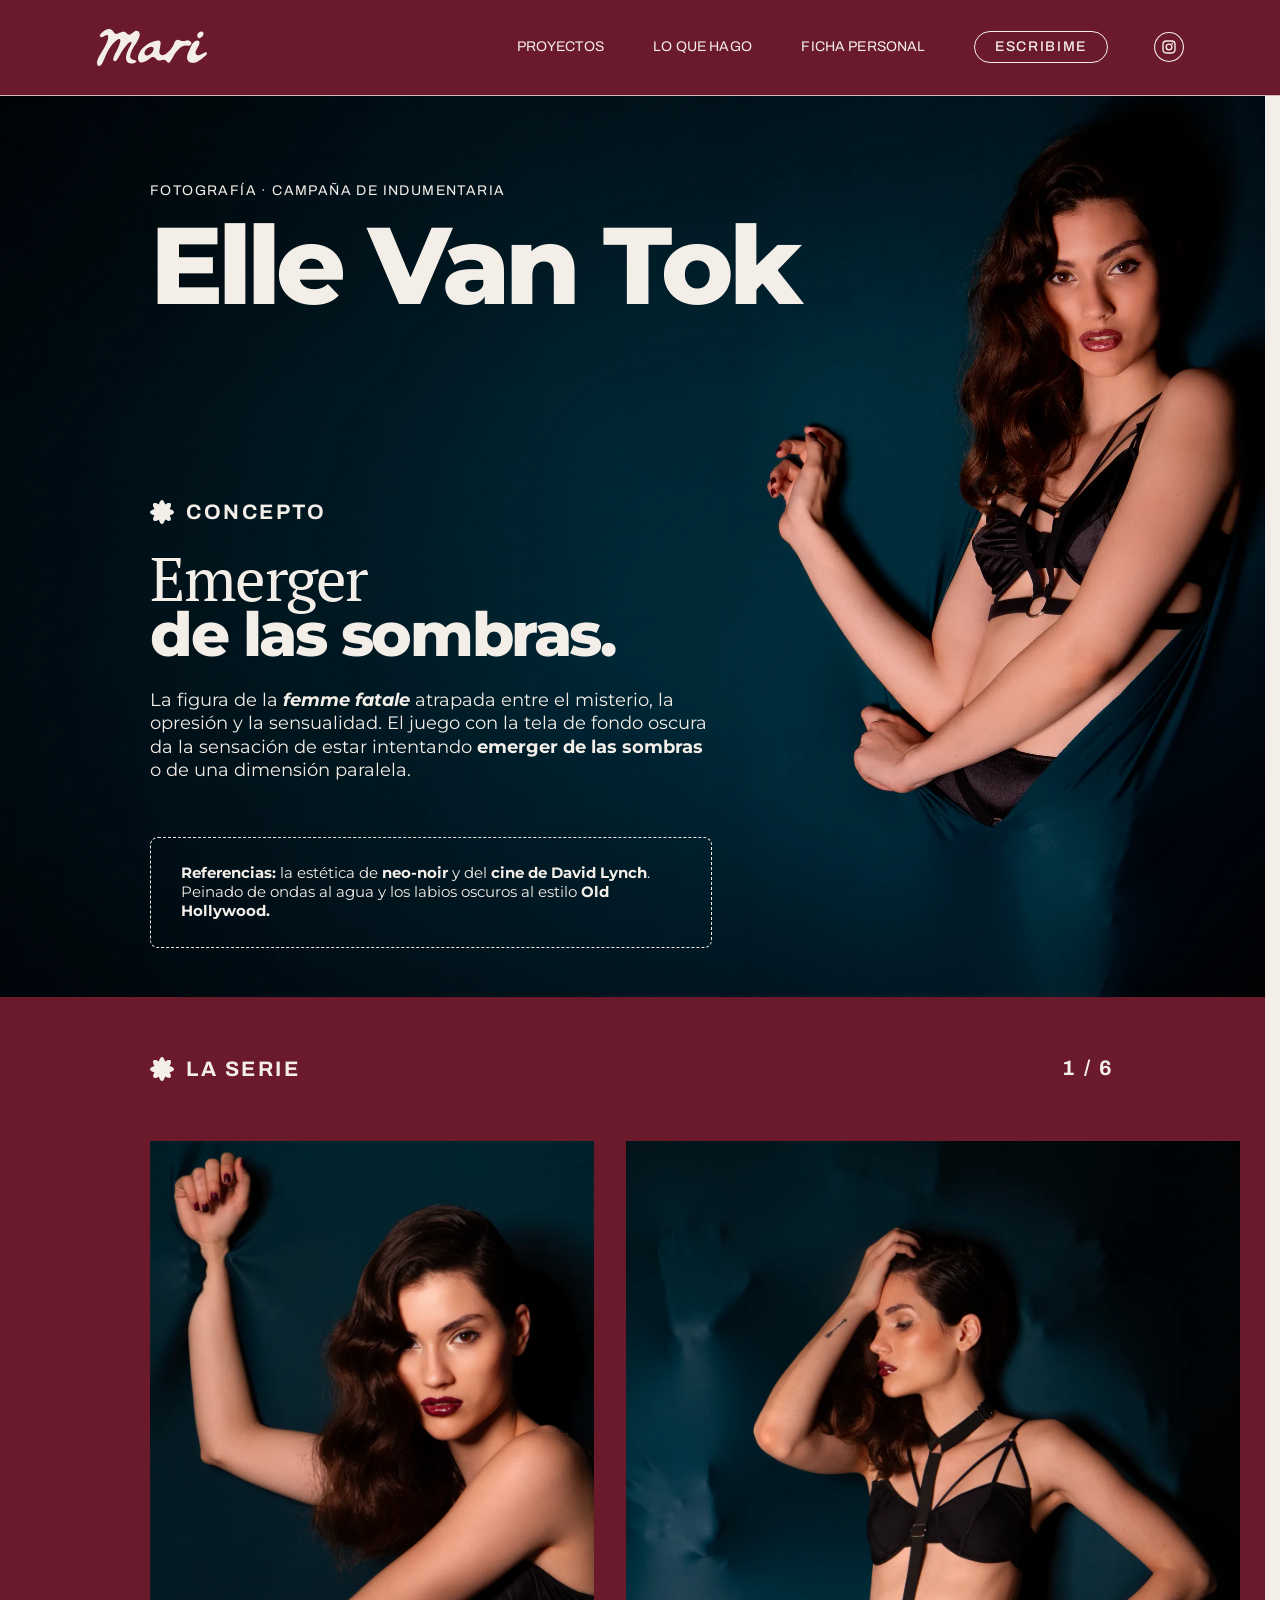
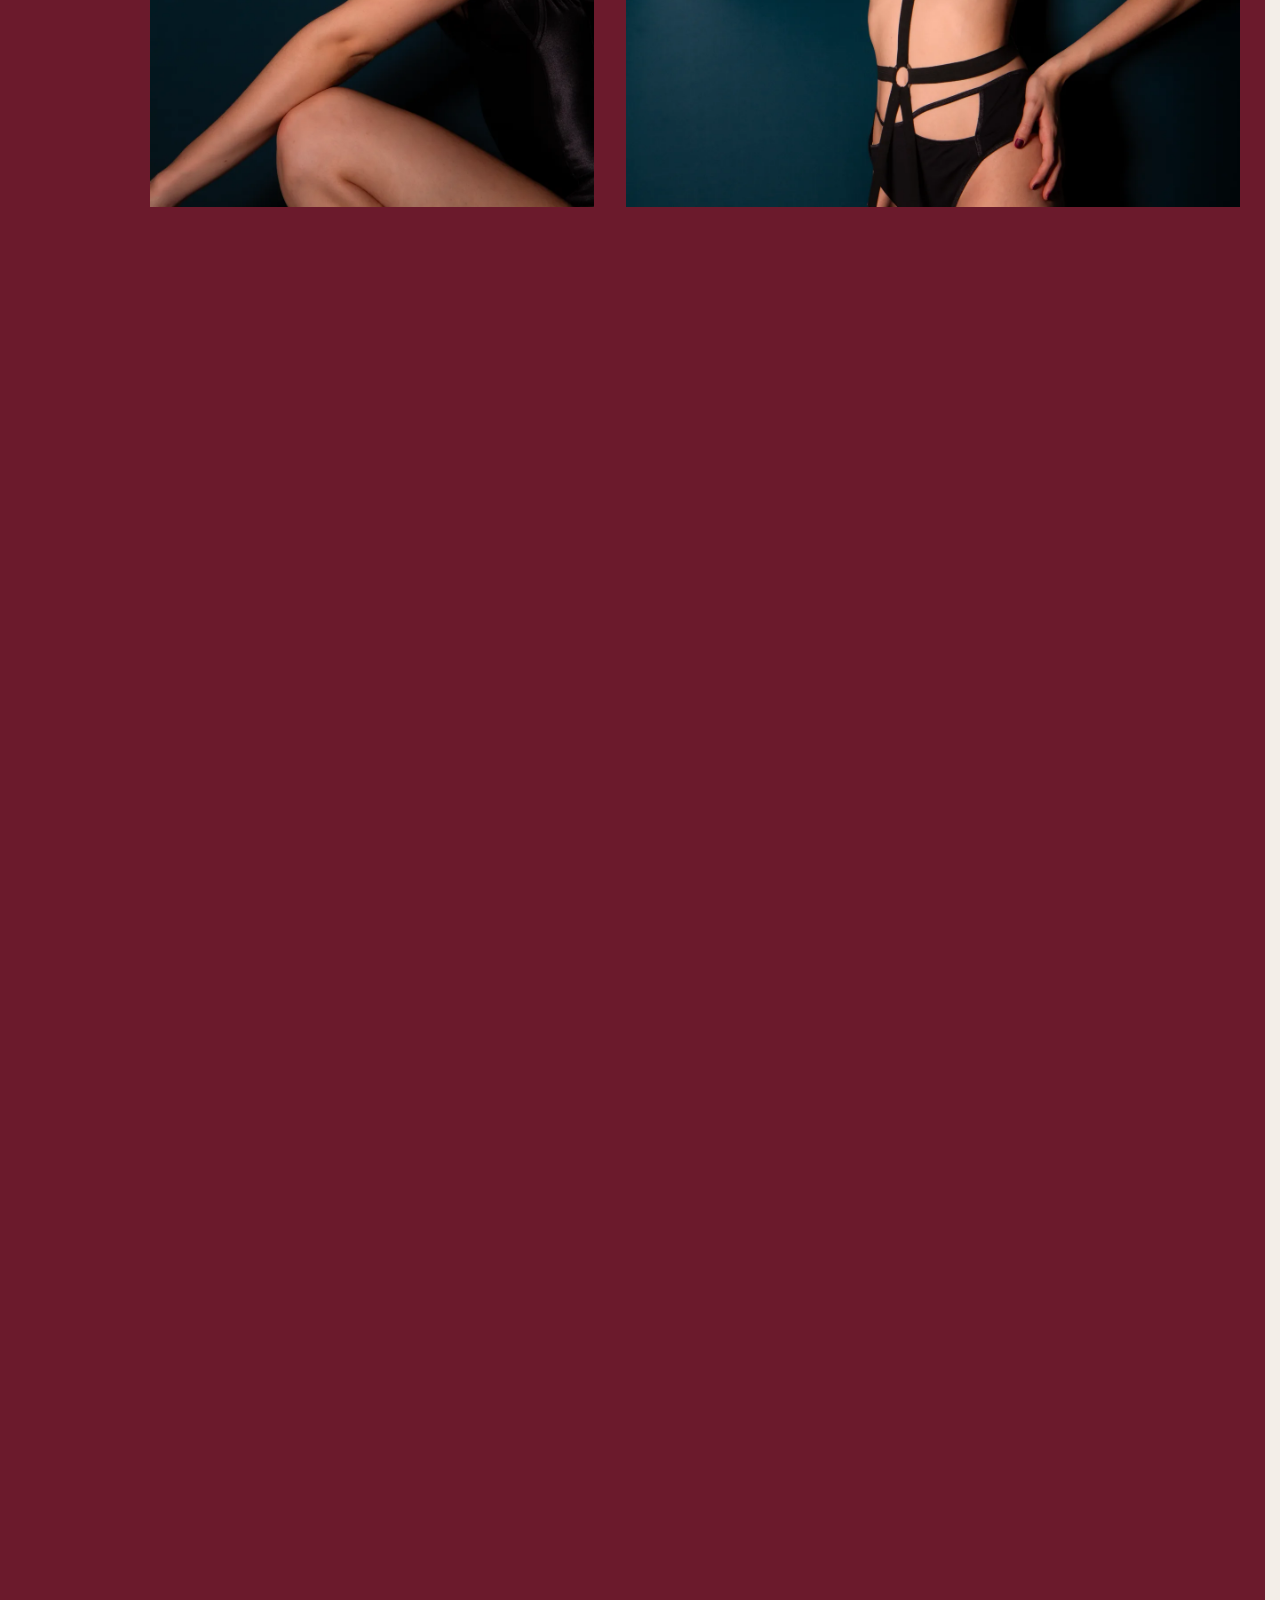
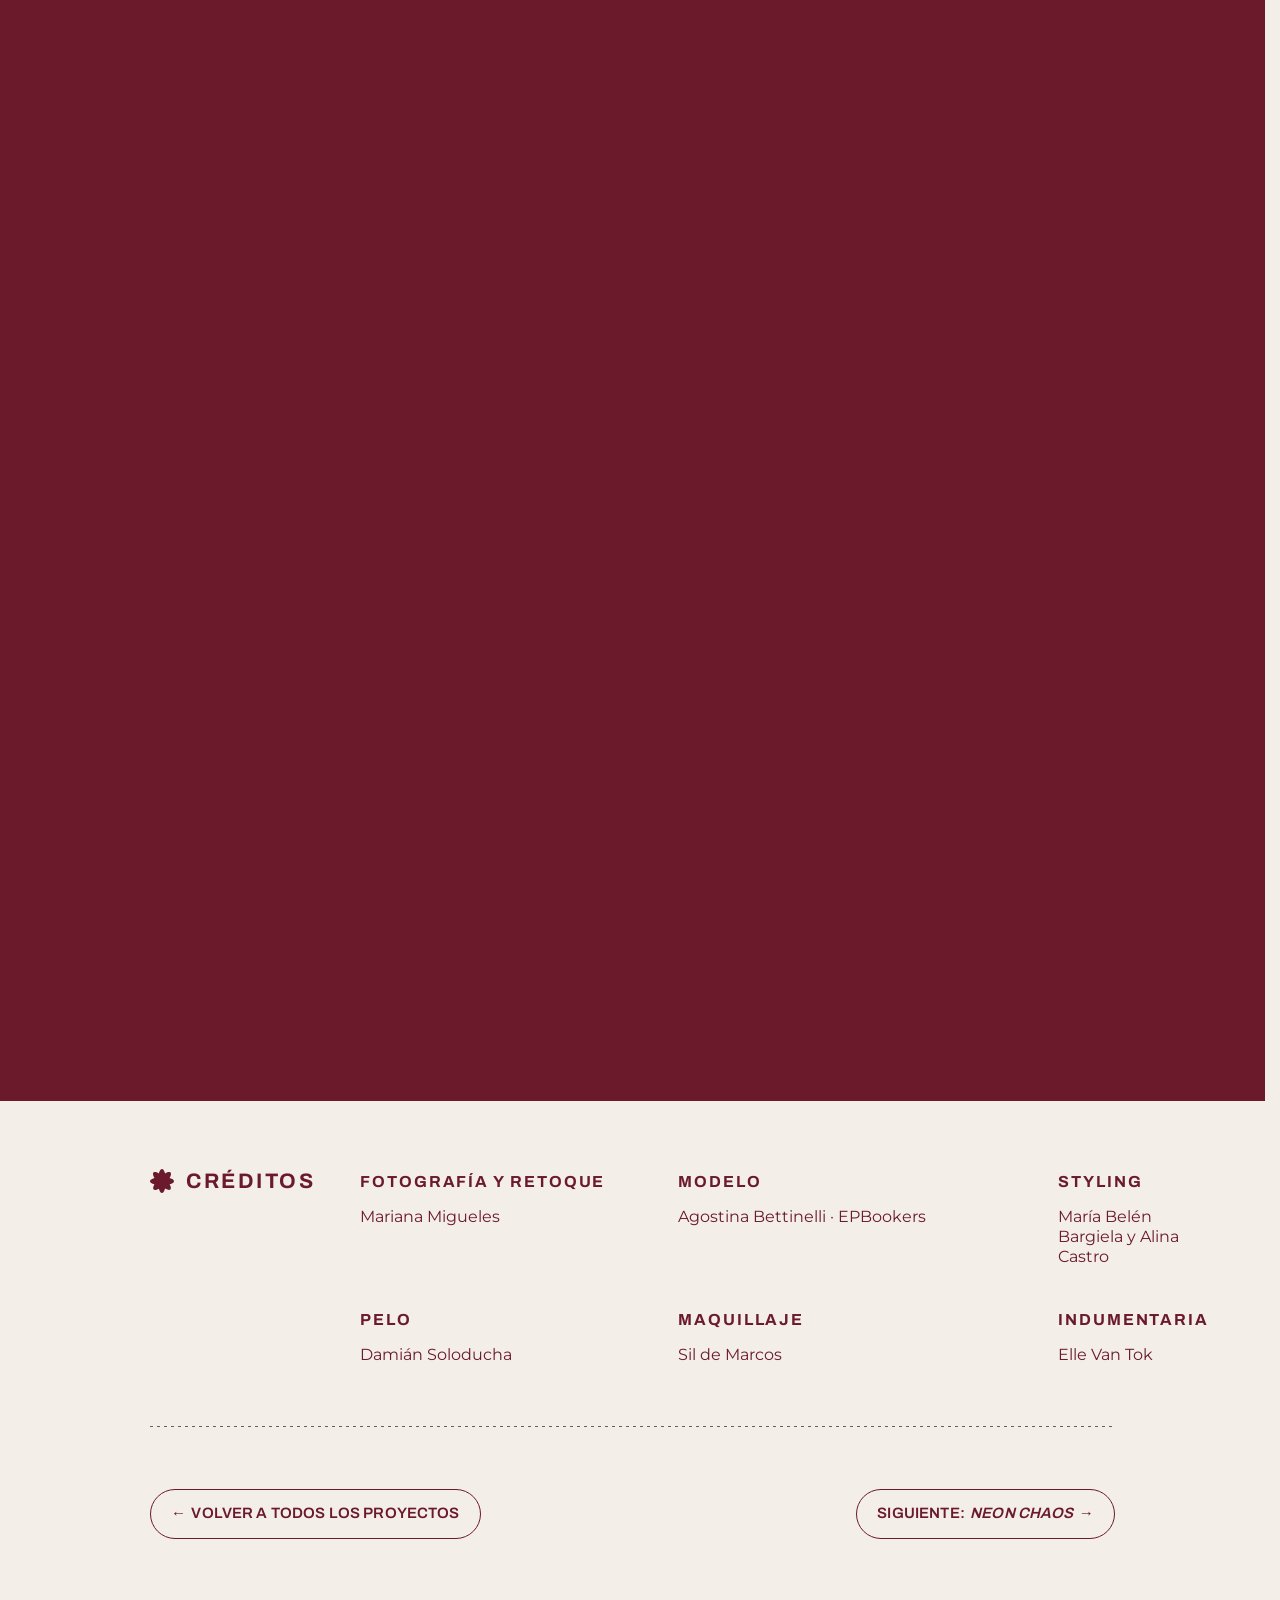
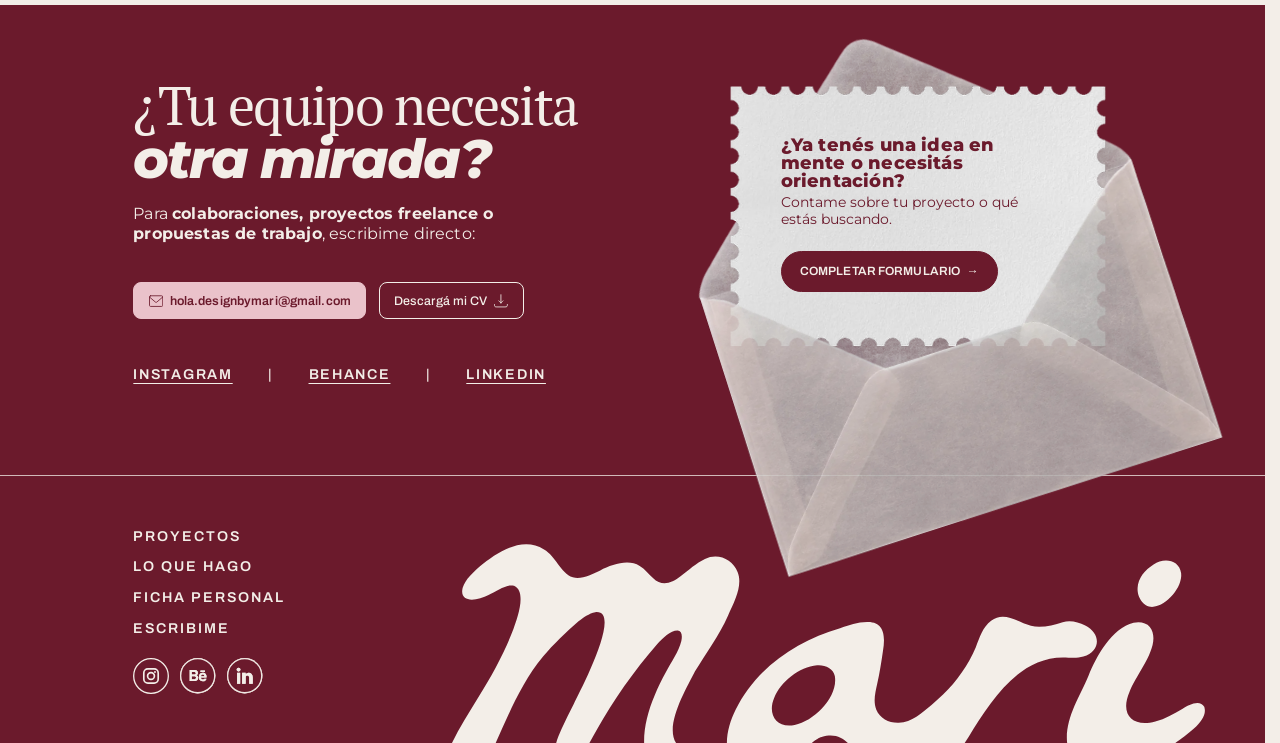
<file: proyectos/elle-van-tok.html>
<!DOCTYPE html>
<html lang="es-AR">
<head>
<meta charset="utf-8">
<meta name="viewport" content="width=device-width, initial-scale=1">
<title>Elle Van Tok · Mari</title>
<meta name="description" content="Elle Van Tok: fotografía · campaña de indumentaria. Emerger de las sombras. Fotografía de Mariana Migueles (MARI).">
<meta name="author" content="Mariana Migueles">
<link rel="canonical" href="https://designbymari.com.ar/proyectos/elle-van-tok">
<meta property="og:type" content="article">
<meta property="og:locale" content="es_AR">
<meta property="og:site_name" content="MARI · Mariana Migueles">
<meta property="og:title" content="Elle Van Tok · Mari">
<meta property="og:description" content="Elle Van Tok: fotografía · campaña de indumentaria. Emerger de las sombras. Fotografía de Mariana Migueles (MARI).">
<meta property="og:url" content="https://designbymari.com.ar/proyectos/elle-van-tok">
<script type="application/ld+json">
{
  "@context": "https://schema.org",
  "@graph": [
    {
      "@type": "Person",
      "@id": "https://designbymari.com.ar/#mariana-migueles",
      "name": "Mariana Migueles",
      "alternateName": "MARI",
      "url": "https://designbymari.com.ar",
      "jobTitle": "Diseñadora de Marcas y Fotógrafa",
      "address": {
        "@type": "PostalAddress",
        "addressLocality": "Buenos Aires",
        "addressCountry": "AR"
      },
      "sameAs": [
        "https://www.instagram.com/_designbymari",
        "https://www.behance.net/mariana-migueles",
        "https://www.linkedin.com/in/marianamigueles/"
      ]
    },
    {
      "@type": "WebSite",
      "@id": "https://designbymari.com.ar/#website",
      "url": "https://designbymari.com.ar",
      "name": "MARI",
      "alternateName": "Mariana Migueles",
      "inLanguage": "es-AR",
      "author": {
        "@id": "https://designbymari.com.ar/#mariana-migueles"
      },
      "publisher": {
        "@id": "https://designbymari.com.ar/#mariana-migueles"
      }
    }
  ]
}
</script>
<link rel="icon" href="../assets/svg/favicon.svg" type="image/svg+xml">
<link rel="icon" href="../assets/img/icons/favicon-32.png" type="image/png" sizes="32x32">
<link rel="apple-touch-icon" href="../assets/img/icons/apple-touch-icon.png">
<script>try{if(sessionStorage.getItem('mari-loaded')==='1')document.documentElement.classList.add('is-seen')}catch(e){}if(location.hash.length>1)document.documentElement.classList.add('is-jumping')</script>
<link rel="preload" href="../assets/fonts/montserrat-latin-400-normal.woff2" as="font" type="font/woff2" crossorigin>
<link rel="preload" href="../assets/fonts/montserrat-latin-800-normal.woff2" as="font" type="font/woff2" crossorigin>
<link rel="preload" href="../assets/fonts/pt-serif-latin-400-normal.woff2" as="font" type="font/woff2" crossorigin>
<link rel="preload" href="../assets/fonts/pt-serif-latin-700-italic.woff2" as="font" type="font/woff2" crossorigin>
<link rel="preload" href="../assets/fonts/archivo-latin-600-normal.woff2" as="font" type="font/woff2" crossorigin>
<link rel="preload" href="../assets/fonts/archivo-latin-400-normal.woff2" as="font" type="font/woff2" crossorigin>
<link rel="preload" href="../assets/fonts/archivo-latin-800-normal.woff2" as="font" type="font/woff2" crossorigin>
<link rel="stylesheet" href="../assets/css/fonts.css">
<link rel="stylesheet" href="../assets/css/main.css">
</head>
<body class="case case--foto">
<div class="loader" id="loader" aria-hidden="true"><svg class="loader__svg" viewBox="0 0 318 318"><g class="loader__txt"><path d="M61.0352 88.9258L64.703 84.6099C65.5796 83.5784 66.5514 82.8382 67.6185 82.3894C68.6843 81.9238 69.7591 81.7776 70.843 81.9507C71.9345 82.1148 72.9554 82.6005 73.9054 83.4079C74.8555 84.2153 75.4995 85.1444 75.8375 86.1952C76.1832 87.237 76.2168 88.3251 75.9383 89.4597C75.6584 90.5775 75.0801 91.6522 74.2036 92.6837L70.5358 96.9996L61.0352 88.9258ZM72.3062 91.2582C73.1136 90.3082 73.4932 89.3297 73.4452 88.3227C73.3958 87.299 72.9187 86.4027 72.0138 85.6338C71.109 84.8648 70.152 84.5424 69.1428 84.6664C68.1322 84.7738 67.2232 85.3024 66.4159 86.2525L64.7088 88.2612L70.5992 93.2669L72.3062 91.2582ZM74.57 77.7447L76.5816 75.828L83.1917 82.7656L81.1801 84.6822L74.57 77.7447ZM74.6543 75.8192C74.2847 76.1714 73.8814 76.3507 73.4445 76.3569C73.0076 76.3631 72.6377 76.2072 72.3346 75.8891C72.0315 75.5711 71.8937 75.194 71.921 74.7579C71.9484 74.3218 72.1469 73.9277 72.5165 73.5755C72.8862 73.2233 73.2853 73.0398 73.714 73.0249C74.1427 73.0101 74.5045 73.1574 74.7994 73.4669C75.1188 73.8022 75.269 74.1921 75.2498 74.6368C75.2225 75.0729 75.024 75.467 74.6543 75.8192ZM89.01 77.9182C88.3918 78.419 87.7277 78.8347 87.0175 79.1653C86.3 79.4868 85.6724 79.6742 85.135 79.7275L84.5991 77.5944C85.1032 77.5376 85.6466 77.3878 86.2293 77.145C86.8045 76.8931 87.3181 76.584 87.7703 76.2178C88.6838 75.4779 88.9574 74.8819 88.5912 74.4297C88.4193 74.2175 88.1714 74.1662 87.8476 74.2757C87.5237 74.3852 87.0772 74.6169 86.5082 74.9708C85.8245 75.3718 85.2356 75.673 84.7417 75.8744C84.2478 76.0759 83.7299 76.1439 83.188 76.0785C82.6553 76.0057 82.161 75.6879 81.7052 75.125C81.324 74.6545 81.1215 74.1309 81.0976 73.5543C81.0755 72.961 81.2406 72.3536 81.5929 71.7321C81.9544 71.1031 82.4904 70.5008 83.2009 69.9254C83.7268 69.4994 84.2968 69.1371 84.9106 68.8385C85.5263 68.5233 86.087 68.3289 86.5928 68.2554L87.1174 70.3746C86.1634 70.5361 85.2988 70.9308 84.5237 71.5586C84.0624 71.9323 83.7687 72.2771 83.6426 72.5931C83.5166 72.9091 83.5357 73.1687 83.7002 73.3717C83.887 73.6023 84.1424 73.6629 84.4662 73.5534C84.7901 73.4439 85.2579 73.2102 85.8695 72.8523C86.5607 72.4605 87.1487 72.1677 87.6334 71.9737C88.1106 71.7706 88.6155 71.7054 89.1482 71.7782C89.6809 71.851 90.1677 72.1596 90.6086 72.704C90.9823 73.1654 91.1765 73.6881 91.1911 74.2722C91.2058 74.8562 91.0277 75.4665 90.657 76.103C90.288 76.7227 89.739 77.3278 89.01 77.9182ZM100.538 63.79C100.557 63.8199 100.678 64.0391 100.899 64.4475L94.8076 68.3778C95.2392 68.8059 95.7529 69.0326 96.3487 69.058C96.9444 69.0834 97.5466 68.8997 98.1553 68.507C98.5743 68.2366 98.9049 67.9386 99.1469 67.6128C99.3924 67.2707 99.568 66.8748 99.6735 66.4251L101.785 66.9706C101.587 68.3279 100.759 69.4765 99.3025 70.4164C98.3946 71.0023 97.4787 71.3459 96.555 71.4473C95.6248 71.5388 94.7673 71.3926 93.9826 71.0086C93.1979 70.6247 92.548 70.0336 92.033 69.2354C91.5244 68.4472 91.2519 67.6197 91.2155 66.753C91.1826 65.8698 91.3777 65.0443 91.8009 64.2767C92.2277 63.4926 92.8451 62.8398 93.6533 62.3183C94.4415 61.8097 95.2644 61.5191 96.1218 61.4463C96.9792 61.3735 97.7936 61.5405 98.5648 61.9473C99.3395 62.3376 99.9973 62.9519 100.538 63.79ZM94.8078 64.0747C94.279 64.4159 93.9316 64.852 93.7655 65.3831C93.5995 65.9142 93.6439 66.4649 93.8989 67.0352L97.8649 64.4762C97.4567 64.0188 96.9765 63.7564 96.4242 63.6888C95.8654 63.6113 95.3266 63.7399 94.8078 64.0747ZM107.229 54.6646C108.297 54.146 109.312 54.0489 110.275 54.3734C111.248 54.6928 112.041 55.4827 112.653 56.7431L115.049 61.678L112.55 62.8916L110.34 58.3412C110.008 57.6576 109.612 57.2229 109.153 57.0369C108.688 56.8403 108.172 56.8795 107.606 57.1544C106.976 57.4604 106.57 57.9017 106.388 58.4785C106.2 59.0445 106.294 59.7121 106.667 60.4812L108.736 64.7431L106.237 65.9567L102.051 57.3367L104.439 56.1775L104.929 57.1869C105.084 56.663 105.36 56.1856 105.758 55.7548C106.151 55.3132 106.641 54.9499 107.229 54.6646ZM107.162 53.5486C106.873 53.6886 106.591 53.7597 106.315 53.7618C106.044 53.748 105.729 53.7098 105.368 53.6472C105.135 53.602 104.944 53.5759 104.796 53.5689C104.658 53.5566 104.535 53.5765 104.429 53.6283C104.204 53.7372 104.062 53.9055 104.001 54.1332C103.934 54.3501 103.966 54.6054 104.095 54.899L102.829 55.5136C102.503 54.7875 102.405 54.1358 102.534 53.5585C102.668 52.9652 103.013 52.5338 103.568 52.2641C103.846 52.1293 104.12 52.0687 104.391 52.0825C104.667 52.0804 104.993 52.1134 105.37 52.1815C105.603 52.2267 105.788 52.2554 105.926 52.2676C106.075 52.2747 106.202 52.2523 106.309 52.2004C106.523 52.0967 106.663 51.9363 106.729 51.7194C106.801 51.4865 106.777 51.234 106.658 50.9618L107.924 50.3472C108.24 51.0519 108.328 51.6955 108.188 52.278C108.059 52.8554 107.717 53.2789 107.162 53.5486ZM123.425 58.5736C122.47 58.8984 121.543 58.994 120.645 58.8604C119.754 58.7117 118.974 58.3559 118.306 57.7928C117.639 57.2298 117.152 56.4986 116.846 55.5992C116.54 54.6998 116.481 53.8233 116.667 52.9699C116.854 52.1164 117.256 51.3649 117.876 50.7153C118.503 50.0508 119.294 49.556 120.25 49.2312C121.205 48.9064 122.129 48.8183 123.019 48.967C123.906 49.1044 124.684 49.4547 125.352 50.0177C126.02 50.5808 126.507 51.312 126.812 52.2114C127.118 53.1107 127.178 53.9872 126.991 54.8407C126.805 55.6942 126.404 56.4513 125.788 57.1121C125.169 57.7616 124.381 58.2488 123.425 58.5736ZM122.692 56.4151C123.366 56.1858 123.841 55.7737 124.115 55.1788C124.397 54.5688 124.408 53.8815 124.148 53.1171C123.888 52.3526 123.462 51.82 122.871 51.5194C122.287 51.2037 121.658 51.1604 120.983 51.3897C120.309 51.619 119.831 52.0387 119.549 52.6486C119.263 53.2474 119.251 53.929 119.51 54.6935C119.77 55.4579 120.198 55.9961 120.793 56.308C121.384 56.6087 122.017 56.6444 122.692 56.4151ZM146.256 39.7364L148.141 52.8172L145.514 53.1956L145.357 52.1026C144.794 53.0235 143.866 53.5771 142.573 53.7633C141.68 53.892 140.84 53.809 140.054 53.5144C139.279 53.2181 138.633 52.7293 138.115 52.0482C137.597 51.367 137.268 50.5387 137.127 49.5632C136.986 48.5877 137.069 47.7001 137.373 46.9005C137.678 46.1008 138.16 45.4495 138.819 44.9466C139.49 44.4421 140.273 44.1254 141.166 43.9968C142.376 43.8224 143.377 44.068 144.169 44.7338L143.506 40.1326L146.256 39.7364ZM142.724 51.4382C143.417 51.3383 143.959 51.0203 144.35 50.4842C144.739 49.9363 144.876 49.2627 144.76 48.4635C144.645 47.6644 144.325 47.0627 143.799 46.6586C143.271 46.2428 142.66 46.0848 141.967 46.1847C141.262 46.2863 140.715 46.6111 140.326 47.1589C139.935 47.6951 139.797 48.3628 139.912 49.1619C140.028 49.9611 140.349 50.5686 140.877 50.9845C141.403 51.3886 142.018 51.5398 142.724 51.4382ZM161.732 47.3936C161.733 47.4292 161.721 47.6789 161.695 48.1426L154.448 48.3008C154.592 48.8916 154.91 49.3537 155.405 49.6874C155.899 50.021 156.508 50.1799 157.232 50.1641C157.731 50.1532 158.169 50.0724 158.545 49.9217C158.934 49.7588 159.291 49.5135 159.616 49.1857L161.129 50.7561C160.249 51.8086 158.943 52.3537 157.21 52.3916C156.129 52.4151 155.169 52.2282 154.329 51.8309C153.489 51.4217 152.835 50.848 152.367 50.11C151.9 49.3719 151.656 48.5281 151.635 47.5784C151.615 46.6405 151.816 45.7929 152.239 45.0354C152.673 44.2658 153.272 43.6648 154.034 43.2325C154.809 42.788 155.677 42.5553 156.638 42.5343C157.576 42.5138 158.429 42.6971 159.198 43.0841C159.966 43.4712 160.573 44.0399 161.017 44.7904C161.472 45.5287 161.711 46.3964 161.732 47.3936ZM156.702 44.6351C156.073 44.6489 155.548 44.8385 155.129 45.2039C154.709 45.5694 154.458 46.0618 154.377 46.6812L159.096 46.5782C158.988 45.9748 158.716 45.4997 158.281 45.1529C157.845 44.7943 157.319 44.6216 156.702 44.6351ZM186.103 45.4615C187.282 45.683 188.15 46.2085 188.707 47.0381C189.278 47.8582 189.433 48.9626 189.172 50.3513L188.159 55.7428L185.428 55.2296L186.362 50.2583C186.502 49.5114 186.449 48.9275 186.202 48.5065C185.969 48.0761 185.566 47.8071 184.994 47.6997C184.352 47.5791 183.805 47.6937 183.353 48.0437C182.903 48.382 182.601 48.9595 182.447 49.7764L181.559 54.5027L178.829 53.9896L179.763 49.0183C180.041 47.5362 179.585 46.6833 178.395 46.4596C177.765 46.3412 177.223 46.457 176.771 46.807C176.321 47.1452 176.019 47.7228 175.866 48.5397L174.977 53.266L172.247 52.7529L174.016 43.3353L176.625 43.8254L176.421 44.9107C176.845 44.5797 177.328 44.3563 177.869 44.2405C178.422 44.127 179.002 44.1272 179.609 44.2412C180.274 44.3662 180.85 44.6133 181.337 44.9826C181.825 45.3402 182.186 45.8006 182.418 46.3638C182.895 45.9461 183.451 45.6578 184.085 45.499C184.73 45.3424 185.403 45.3299 186.103 45.4615ZM199.107 48.7786C200.51 49.2634 201.471 49.9724 201.99 50.9056C202.513 51.8276 202.542 52.962 202.077 54.3088L200.291 59.4769L197.833 58.6276L198.223 57.4997C197.438 58.1707 196.372 58.2736 195.026 57.8082C194.33 57.5677 193.764 57.2405 193.33 56.8264C192.906 56.4162 192.631 55.9569 192.505 55.4486C192.38 54.9403 192.408 54.4224 192.59 53.8949C192.881 53.0532 193.424 52.4996 194.219 52.2342C195.026 51.9727 196.091 52.0707 197.415 52.5284L199.503 53.2497C199.701 52.6774 199.678 52.1796 199.435 51.7563C199.195 51.3218 198.728 50.9844 198.032 50.7439C197.549 50.5772 197.045 50.4909 196.52 50.4851C196.009 50.472 195.547 50.5383 195.132 50.684L194.823 48.5232C195.437 48.346 196.12 48.2802 196.87 48.326C197.632 48.3757 198.377 48.5266 199.107 48.7786ZM196.293 56.2675C196.742 56.4226 197.175 56.4593 197.593 56.3775C198.014 56.2845 198.368 56.0612 198.654 55.7075L198.973 54.7817L197.172 54.1592C196.095 53.7869 195.434 53.9542 195.19 54.6613C195.073 54.998 195.109 55.3119 195.298 55.6031C195.501 55.887 195.833 56.1084 196.293 56.2675ZM210.2 54.5675C210.697 54.2872 211.248 54.1566 211.854 54.1759C212.471 54.2002 213.114 54.3671 213.781 54.6767L212.703 57.0037C212.433 56.8523 212.249 56.7541 212.152 56.7092C211.43 56.3746 210.77 56.3171 210.171 56.5366C209.577 56.7455 209.092 57.2539 208.718 58.0618L206.815 62.1663L204.294 60.9977L208.324 52.304L210.732 53.4202L210.2 54.5675ZM216.595 67.4693C215.714 66.9546 215.023 66.3113 214.525 65.5395C214.043 64.7633 213.791 63.9355 213.768 63.056C213.755 62.1824 213.988 61.3355 214.467 60.515C214.946 59.6945 215.569 59.075 216.335 58.6563C217.112 58.2436 217.954 58.0612 218.861 58.1092C219.784 58.1529 220.687 58.4321 221.569 58.9468C222.44 59.4555 223.092 60.0829 223.522 60.8292C223.969 61.5711 224.144 62.3673 224.046 63.2178L221.601 63.1315C221.613 62.1212 221.214 61.3797 220.404 60.9069C219.779 60.5419 219.141 60.4448 218.491 60.6156C217.842 60.7865 217.311 61.2257 216.898 61.9333C216.485 62.641 216.364 63.3196 216.534 63.9692C216.705 64.6188 217.104 65.1262 217.729 65.4912C218.55 65.97 219.391 65.9526 220.255 65.439L221.524 67.5405C220.843 68.0234 220.067 68.2579 219.195 68.2441C218.334 68.2362 217.467 67.978 216.595 67.4693ZM232.118 65.8389C233.308 66.7255 234.01 67.6921 234.222 68.7387C234.442 69.7758 234.126 70.8657 233.275 72.0085L230.009 76.3938L227.923 74.8404L228.636 73.8834C227.685 74.2855 226.638 74.061 225.495 73.2099C224.905 72.7701 224.465 72.2871 224.176 71.7609C223.896 71.2417 223.774 70.7208 223.807 70.1983C223.841 69.6757 224.025 69.1906 224.358 68.743C224.89 68.0288 225.575 67.6656 226.414 67.6533C227.261 67.6481 228.247 68.064 229.371 68.9009L231.142 70.2202C231.504 69.7345 231.633 69.2532 231.529 68.7762C231.433 68.2897 231.089 67.8265 230.499 67.3868C230.089 67.0818 229.635 66.847 229.136 66.6824C228.653 66.5154 228.192 66.4386 227.753 66.4519L228.112 64.2991C228.751 64.316 229.421 64.4598 230.123 64.7306C230.834 65.0085 231.499 65.3779 232.118 65.8389ZM227.169 72.125C227.55 72.4087 227.952 72.5748 228.375 72.6232C228.805 72.6622 229.21 72.5563 229.589 72.3057L230.174 71.5201L228.646 70.3817C227.731 69.7008 227.051 69.6603 226.604 70.2602C226.391 70.5459 226.33 70.856 226.422 71.1906C226.53 71.5227 226.779 71.8341 227.169 72.125ZM235.626 81.3569C235.043 80.8161 234.537 80.2176 234.109 79.5617C233.689 78.897 233.414 78.3024 233.285 77.778L235.321 76.9447C235.449 77.4356 235.674 77.9522 235.997 78.4945C236.328 79.0281 236.707 79.4927 237.134 79.8883C237.996 80.6875 238.625 80.8737 239.02 80.447C239.206 80.2467 239.221 79.9941 239.067 79.689C238.913 79.384 238.62 78.975 238.189 78.4619C237.695 77.8421 237.313 77.302 237.043 76.8417C236.774 76.3813 236.633 75.8783 236.621 75.3326C236.617 74.795 236.862 74.2606 237.354 73.7295C237.766 73.2853 238.255 73.0105 238.823 72.905C239.407 72.7989 240.032 72.8761 240.697 73.1366C241.371 73.4051 242.043 73.8502 242.714 74.4718C243.21 74.9319 243.649 75.4446 244.032 76.0099C244.432 76.5745 244.704 77.102 244.848 77.5922L242.825 78.4124C242.53 77.491 242.016 76.6912 241.285 76.0131C240.849 75.6095 240.466 75.3677 240.136 75.2878C239.805 75.2079 239.551 75.2637 239.373 75.4553C239.171 75.673 239.148 75.9344 239.302 76.2394C239.456 76.5444 239.754 76.9743 240.195 77.5289C240.681 78.1575 241.054 78.6979 241.315 79.1502C241.584 79.5937 241.72 80.0843 241.724 80.6219C241.727 81.1595 241.491 81.6852 241.015 82.199C240.611 82.6344 240.121 82.9008 239.545 82.9982C238.969 83.0957 238.34 83.0061 237.657 82.7294C236.991 82.4522 236.314 81.9946 235.626 81.3569ZM249.513 90.8696C249.198 90.4831 249.06 90.0597 249.098 89.5994C249.144 89.1484 249.37 88.7578 249.775 88.4276C250.18 88.0975 250.603 87.9592 251.045 88.0126C251.496 88.0585 251.883 88.2793 252.205 88.6751C252.528 89.0708 252.666 89.4942 252.62 89.9453C252.584 90.3889 252.363 90.7757 251.958 91.1058C251.553 91.436 251.125 91.5781 250.674 91.5321C250.223 91.4862 249.836 91.2654 249.513 90.8696ZM264.73 100.576L261.888 102.244L264.808 107.221L262.811 108.393L259.89 103.415L255.973 105.714L254.513 103.225L265.267 96.9161L270.034 105.043L268.037 106.215L264.73 100.576ZM262.527 118.481C262.119 117.558 261.942 116.643 261.995 115.737C262.064 114.836 262.35 114.029 262.852 113.313C263.353 112.598 264.038 112.048 264.907 111.664C265.776 111.28 266.644 111.143 267.51 111.253C268.377 111.363 269.161 111.698 269.863 112.258C270.581 112.823 271.143 113.568 271.552 114.491C271.96 115.414 272.129 116.326 272.06 117.226C272.002 118.122 271.722 118.927 271.22 119.642C270.718 120.358 270.033 120.907 269.164 121.291C268.296 121.676 267.428 121.813 266.561 121.703C265.695 121.592 264.905 121.26 264.192 120.705C263.49 120.146 262.935 119.404 262.527 118.481ZM264.612 117.559C264.9 118.211 265.353 118.647 265.97 118.868C266.602 119.094 267.288 119.044 268.026 118.718C268.765 118.391 269.257 117.92 269.505 117.304C269.767 116.695 269.755 116.064 269.467 115.413C269.178 114.761 268.718 114.322 268.086 114.095C267.464 113.864 266.784 113.912 266.045 114.238C265.307 114.565 264.809 115.038 264.551 115.658C264.304 116.274 264.324 116.908 264.612 117.559ZM268.451 132.341C268.175 132.142 267.925 131.867 267.7 131.515C267.49 131.171 267.318 130.79 267.183 130.372C266.835 129.286 266.842 128.355 267.204 127.578C267.57 126.813 268.29 126.258 269.364 125.913L273.112 124.712L272.661 123.304L274.697 122.651L275.148 124.059L277.37 123.347L278.218 125.993L275.996 126.705L276.725 128.978L274.689 129.63L273.961 127.358L270.246 128.548C269.862 128.671 269.593 128.864 269.44 129.125C269.301 129.394 269.29 129.709 269.406 130.071C269.54 130.489 269.768 130.809 270.088 131.03L268.451 132.341ZM269.645 139.897C269.432 138.911 269.442 137.979 269.677 137.102C269.926 136.234 270.369 135.5 271.004 134.9C271.64 134.301 272.421 133.901 273.35 133.699C274.278 133.498 275.156 133.539 275.982 133.821C276.809 134.103 277.51 134.589 278.085 135.279C278.673 135.977 279.075 136.82 279.289 137.806C279.503 138.792 279.485 139.72 279.236 140.588C278.998 141.453 278.562 142.186 277.926 142.785C277.291 143.385 276.509 143.785 275.581 143.987C274.652 144.188 273.775 144.147 272.948 143.865C272.121 143.582 271.415 143.098 270.828 142.411C270.254 141.721 269.859 140.884 269.645 139.897ZM271.873 139.414C272.024 140.11 272.38 140.629 272.94 140.969C273.514 141.318 274.195 141.407 274.984 141.236C275.773 141.065 276.351 140.703 276.717 140.15C277.097 139.606 277.212 138.985 277.061 138.289C276.91 137.593 276.547 137.07 275.973 136.721C275.411 136.369 274.735 136.278 273.946 136.45C273.157 136.621 272.574 136.984 272.196 137.54C271.83 138.093 271.722 138.718 271.873 139.414ZM281.895 157.606L273.945 158.286C272.194 158.436 270.853 158.092 269.924 157.254C268.994 156.415 268.454 155.121 268.304 153.37C268.225 152.447 268.263 151.562 268.417 150.715C268.571 149.867 268.837 149.153 269.217 148.573L271.298 149.503C271.002 149.933 270.785 150.464 270.648 151.096C270.5 151.728 270.452 152.352 270.504 152.967C270.586 153.925 270.865 154.611 271.342 155.023C271.807 155.448 272.478 155.623 273.353 155.548L273.761 155.513C272.907 154.859 272.424 153.887 272.314 152.598C272.239 151.722 272.36 150.902 272.675 150.136C273.004 149.381 273.499 148.76 274.161 148.275C274.822 147.789 275.609 147.507 276.52 147.429C277.431 147.351 278.253 147.495 278.988 147.862C279.722 148.228 280.31 148.756 280.75 149.445C281.203 150.145 281.467 150.933 281.542 151.808C281.661 153.192 281.295 154.284 280.446 155.084L281.67 154.979L281.895 157.606ZM274.633 152.954C274.695 153.687 274.959 154.266 275.425 154.691C275.903 155.127 276.491 155.315 277.189 155.255C277.887 155.196 278.429 154.911 278.814 154.401C279.213 153.902 279.38 153.286 279.318 152.553C279.255 151.819 278.984 151.235 278.506 150.799C278.04 150.362 277.458 150.173 276.759 150.233C276.061 150.293 275.514 150.578 275.117 151.089C274.731 151.598 274.57 152.22 274.633 152.954ZM280.873 165.534C281.332 165.873 281.676 166.323 281.906 166.884C282.136 167.457 282.246 168.112 282.236 168.848L279.671 168.813C279.699 168.505 279.714 168.297 279.715 168.191C279.726 167.395 279.509 166.769 279.064 166.311C278.631 165.854 277.969 165.62 277.078 165.608L272.555 165.546L272.592 162.768L282.174 162.898L282.138 165.552L280.873 165.534ZM281.555 177.038C281.386 178.512 280.901 179.604 280.102 180.313C279.315 181.023 278.214 181.296 276.799 181.133L271.366 180.508L271.664 177.924L272.85 178.061C272.025 177.44 271.694 176.422 271.857 175.006C271.941 174.275 272.138 173.652 272.448 173.138C272.757 172.636 273.146 172.268 273.615 172.035C274.084 171.802 274.596 171.718 275.151 171.782C276.035 171.884 276.693 172.294 277.124 173.013C277.554 173.744 277.689 174.805 277.529 176.197L277.276 178.391C277.877 178.461 278.358 178.331 278.719 178.002C279.092 177.674 279.32 177.145 279.404 176.413C279.463 175.906 279.438 175.395 279.33 174.881C279.232 174.379 279.067 173.942 278.835 173.569L280.878 172.8C281.184 173.361 281.396 174.013 281.513 174.756C281.63 175.51 281.644 176.271 281.555 177.038ZM273.635 175.91C273.581 176.382 273.639 176.813 273.809 177.203C273.991 177.595 274.285 177.891 274.692 178.094L275.666 178.206L275.884 176.313C276.014 175.18 275.708 174.571 274.965 174.486C274.611 174.445 274.312 174.548 274.068 174.795C273.835 175.055 273.691 175.427 273.635 175.91ZM279.258 189.712L278.736 192.114L276.647 191.66L277.154 189.328L270.088 187.792L270.678 185.077L277.745 186.613L278.059 185.168L280.147 185.622L279.833 187.067L280.251 187.158C281.318 187.39 282.097 187.887 282.588 188.65C283.076 189.424 283.195 190.386 282.945 191.535C282.857 191.941 282.727 192.314 282.556 192.653C282.394 193.007 282.205 193.288 281.99 193.496L280.178 192.355C280.467 192.09 280.657 191.748 280.747 191.33C280.926 190.506 280.563 189.996 279.658 189.799L279.258 189.712ZM277.677 197.362L276.87 200.021L267.7 197.239L268.507 194.58L277.677 197.362ZM280.676 200.543L279.808 203.406L278.289 199.577L278.92 197.497L280.676 200.543ZM273.922 208.576C273.37 209.954 272.615 210.88 271.658 211.354C270.712 211.832 269.578 211.806 268.255 211.276L263.179 209.243L264.146 206.829L265.253 207.273C264.621 206.457 264.57 205.387 265.099 204.065C265.373 203.381 265.727 202.832 266.162 202.418C266.592 202.015 267.064 201.762 267.578 201.661C268.091 201.56 268.607 201.613 269.125 201.82C269.952 202.151 270.479 202.721 270.706 203.528C270.928 204.346 270.779 205.405 270.258 206.706L269.437 208.756C269.999 208.981 270.497 208.983 270.932 208.76C271.377 208.542 271.737 208.091 272.011 207.408C272.2 206.934 272.311 206.435 272.342 205.91C272.38 205.4 272.336 204.935 272.21 204.514L274.383 204.31C274.531 204.932 274.564 205.616 274.482 206.364C274.395 207.122 274.209 207.86 273.922 208.576ZM266.577 205.405C266.401 205.846 266.343 206.277 266.405 206.698C266.477 207.123 266.683 207.487 267.023 207.789L267.932 208.154L268.641 206.384C269.064 205.326 268.929 204.658 268.235 204.38C267.904 204.248 267.589 204.268 267.289 204.442C266.995 204.632 266.758 204.953 266.577 205.405ZM260.434 222.11C260.689 221.681 261.039 221.405 261.484 221.283C261.923 221.171 262.368 221.248 262.817 221.514C263.266 221.781 263.542 222.131 263.644 222.564C263.756 223.003 263.682 223.442 263.422 223.882C263.161 224.321 262.811 224.596 262.372 224.709C261.943 224.827 261.504 224.753 261.054 224.486C260.605 224.22 260.324 223.867 260.212 223.428C260.1 222.988 260.174 222.549 260.434 222.11ZM260.126 239.072L256.489 243.414C255.62 244.452 254.653 245.198 253.589 245.655C252.527 246.128 251.453 246.282 250.368 246.116C249.275 245.96 248.251 245.481 247.295 244.68C246.339 243.88 245.689 242.955 245.343 241.907C244.99 240.867 244.949 239.779 245.22 238.643C245.492 237.523 246.063 236.445 246.932 235.407L250.569 231.065L260.126 239.072ZM248.839 236.819C248.039 237.775 247.666 238.756 247.721 239.762C247.777 240.786 248.261 241.679 249.171 242.441C250.081 243.204 251.04 243.52 252.049 243.389C253.059 243.274 253.964 242.739 254.765 241.783L256.457 239.763L250.532 234.798L248.839 236.819ZM246.704 250.323L244.713 252.261L238.027 245.397L240.017 243.459L246.704 250.323ZM246.641 252.249C247.006 251.893 247.408 251.709 247.844 251.698C248.281 251.687 248.653 251.839 248.959 252.153C249.266 252.468 249.408 252.844 249.385 253.28C249.363 253.716 249.169 254.113 248.803 254.469C248.437 254.825 248.04 255.013 247.612 255.033C247.183 255.052 246.82 254.909 246.522 254.603C246.198 254.271 246.044 253.883 246.058 253.438C246.081 253.001 246.275 252.605 246.641 252.249ZM232.248 250.289C232.863 249.785 233.525 249.366 234.233 249.031C234.949 248.706 235.575 248.515 236.113 248.458L236.66 250.588C236.157 250.648 235.614 250.801 235.033 251.047C234.459 251.302 233.947 251.614 233.497 251.983C232.588 252.728 232.318 253.325 232.686 253.775C232.859 253.987 233.108 254.037 233.431 253.925C233.754 253.814 234.199 253.58 234.766 253.223C235.448 252.818 236.035 252.513 236.528 252.309C237.02 252.105 237.538 252.034 238.08 252.096C238.613 252.166 239.109 252.481 239.568 253.041C239.952 253.51 240.158 254.032 240.185 254.608C240.21 255.202 240.049 255.81 239.7 256.433C239.342 257.064 238.809 257.67 238.102 258.249C237.579 258.678 237.011 259.044 236.399 259.346C235.785 259.664 235.225 259.862 234.72 259.938L234.183 257.822C235.136 257.655 235.999 257.256 236.77 256.624C237.229 256.247 237.521 255.901 237.645 255.584C237.77 255.267 237.749 255.008 237.583 254.806C237.395 254.576 237.14 254.517 236.816 254.628C236.493 254.74 236.027 254.976 235.417 255.337C234.728 255.733 234.142 256.029 233.658 256.226C233.182 256.432 232.677 256.5 232.144 256.43C231.611 256.36 231.123 256.054 230.679 255.513C230.302 255.053 230.105 254.532 230.087 253.948C230.069 253.364 230.244 252.753 230.611 252.114C230.977 251.492 231.522 250.884 232.248 250.289ZM220.793 264.479C220.773 264.449 220.652 264.231 220.429 263.823L226.5 259.863C226.067 259.437 225.552 259.213 224.956 259.19C224.36 259.168 223.759 259.354 223.152 259.75C222.734 260.023 222.405 260.322 222.165 260.649C221.921 260.993 221.747 261.389 221.644 261.84L219.53 261.305C219.722 259.946 220.543 258.794 221.995 257.846C222.9 257.256 223.814 256.908 224.738 256.802C225.667 256.706 226.526 256.848 227.312 257.228C228.099 257.608 228.752 258.195 229.271 258.991C229.783 259.777 230.06 260.603 230.101 261.469C230.138 262.352 229.947 263.179 229.527 263.949C229.105 264.735 228.49 265.391 227.685 265.916C226.899 266.429 226.078 266.724 225.221 266.801C224.364 266.878 223.549 266.715 222.775 266.312C221.999 265.925 221.338 265.314 220.793 264.479ZM226.522 264.166C227.049 263.822 227.394 263.384 227.557 262.852C227.721 262.32 227.674 261.77 227.416 261.201L223.463 263.779C223.873 264.235 224.355 264.495 224.907 264.56C225.466 264.634 226.005 264.503 226.522 264.166ZM214.181 273.643C213.117 274.17 212.102 274.275 211.137 273.958C210.161 273.646 209.362 272.862 208.741 271.607L206.306 266.69L208.797 265.457L211.041 269.991C211.378 270.672 211.778 271.103 212.239 271.286C212.705 271.479 213.221 271.436 213.785 271.156C214.412 270.845 214.815 270.401 214.993 269.823C215.175 269.255 215.077 268.588 214.698 267.822L212.595 263.576L215.085 262.344L219.337 270.931L216.959 272.109L216.461 271.103C216.31 271.628 216.038 272.108 215.643 272.542C215.254 272.986 214.766 273.353 214.181 273.643ZM214.256 274.758C214.544 274.616 214.826 274.543 215.102 274.539C215.372 274.55 215.688 274.586 216.049 274.646C216.283 274.689 216.474 274.714 216.622 274.72C216.76 274.731 216.883 274.71 216.989 274.658C217.212 274.547 217.354 274.378 217.413 274.149C217.478 273.932 217.444 273.677 217.313 273.384L218.574 272.76C218.905 273.484 219.009 274.134 218.885 274.713C218.755 275.307 218.413 275.741 217.86 276.015C217.583 276.152 217.31 276.215 217.039 276.203C216.763 276.207 216.436 276.177 216.059 276.112C215.826 276.068 215.64 276.041 215.502 276.03C215.353 276.024 215.226 276.047 215.119 276.1C214.907 276.205 214.768 276.367 214.703 276.584C214.633 276.818 214.659 277.07 214.78 277.341L213.519 277.966C213.198 277.263 213.105 276.621 213.24 276.037C213.364 275.459 213.703 275.032 214.256 274.758ZM197.951 269.845C198.905 269.516 199.831 269.415 200.73 269.544C201.622 269.688 202.403 270.04 203.074 270.599C203.745 271.159 204.236 271.887 204.546 272.785C204.857 273.683 204.921 274.559 204.739 275.413C204.557 276.268 204.158 277.021 203.542 277.674C202.919 278.342 202.13 278.841 201.176 279.171C200.222 279.501 199.3 279.594 198.408 279.45C197.52 279.317 196.741 278.971 196.07 278.411C195.399 277.852 194.909 277.123 194.598 276.225C194.288 275.328 194.223 274.452 194.405 273.597C194.587 272.743 194.984 271.983 195.596 271.319C196.212 270.667 196.997 270.175 197.951 269.845ZM198.696 272C198.023 272.233 197.551 272.647 197.28 273.244C197.001 273.855 196.994 274.543 197.258 275.306C197.522 276.069 197.95 276.599 198.543 276.897C199.128 277.209 199.758 277.249 200.431 277.016C201.104 276.783 201.58 276.361 201.859 275.75C202.141 275.15 202.151 274.468 201.887 273.705C201.623 272.942 201.192 272.406 200.596 272.097C200.003 271.799 199.37 271.767 198.696 272ZM175.246 288.834L173.275 275.766L175.9 275.37L176.064 276.462C176.621 275.538 177.546 274.978 178.837 274.783C179.73 274.649 180.57 274.726 181.358 275.016C182.134 275.307 182.784 275.791 183.306 276.469C183.829 277.147 184.163 277.973 184.31 278.948C184.457 279.922 184.381 280.81 184.082 281.612C183.782 282.414 183.304 283.068 182.648 283.575C181.981 284.084 181.201 284.406 180.308 284.54C179.099 284.723 178.096 284.484 177.3 283.823L177.993 288.42L175.246 288.834ZM178.702 277.109C178.009 277.214 177.469 277.535 177.082 278.074C176.696 278.624 176.564 279.299 176.684 280.097C176.805 280.896 177.129 281.495 177.658 281.896C178.188 282.308 178.8 282.462 179.493 282.358C180.197 282.251 180.742 281.923 181.128 281.373C181.515 280.834 181.648 280.165 181.528 279.367C181.407 278.569 181.082 277.963 180.551 277.551C180.023 277.15 179.406 277.003 178.702 277.109ZM159.726 281.289C159.725 281.253 159.736 281.003 159.758 280.539L167.004 280.326C166.856 279.737 166.533 279.277 166.037 278.947C165.54 278.617 164.929 278.463 164.205 278.484C163.707 278.499 163.27 278.583 162.894 278.737C162.507 278.902 162.152 279.15 161.829 279.481L160.304 277.922C161.176 276.863 162.478 276.308 164.211 276.257C165.291 276.225 166.253 276.405 167.096 276.796C167.939 277.199 168.598 277.767 169.07 278.502C169.543 279.236 169.794 280.078 169.822 281.028C169.849 281.965 169.655 282.815 169.237 283.575C168.809 284.348 168.215 284.954 167.455 285.392C166.685 285.842 165.818 286.081 164.857 286.109C163.919 286.137 163.065 285.96 162.293 285.579C161.522 285.198 160.911 284.633 160.462 283.886C160.001 283.152 159.755 282.286 159.726 281.289ZM164.778 284.009C165.407 283.991 165.93 283.797 166.346 283.428C166.763 283.06 167.01 282.566 167.087 281.946L162.369 282.084C162.482 282.687 162.757 283.16 163.195 283.503C163.633 283.859 164.16 284.027 164.778 284.009ZM135.37 283.387C134.19 283.174 133.318 282.655 132.755 281.829C132.179 281.013 132.016 279.91 132.267 278.519L133.24 273.121L135.975 273.614L135.077 278.592C134.942 279.34 135 279.923 135.25 280.342C135.486 280.771 135.891 281.037 136.463 281.14C137.106 281.256 137.652 281.138 138.102 280.785C138.55 280.443 138.847 279.863 138.995 279.045L139.848 274.313L142.583 274.806L141.685 279.784C141.417 281.268 141.879 282.117 143.071 282.332C143.702 282.446 144.243 282.327 144.693 281.973C145.14 281.632 145.438 281.052 145.585 280.234L146.439 275.501L149.174 275.995L147.473 285.425L144.861 284.954L145.057 283.867C144.635 284.201 144.153 284.428 143.613 284.548C143.061 284.665 142.481 284.669 141.873 284.56C141.207 284.439 140.63 284.197 140.141 283.831C139.649 283.477 139.286 283.019 139.049 282.458C138.575 282.879 138.021 283.171 137.389 283.334C136.744 283.496 136.071 283.513 135.37 283.387ZM122.332 280.152C120.927 279.675 119.961 278.972 119.437 278.042C118.908 277.123 118.873 275.989 119.331 274.639L121.087 269.461L123.55 270.296L123.166 271.426C123.947 270.751 125.012 270.642 126.362 271.099C127.059 271.336 127.626 271.66 128.063 272.071C128.489 272.479 128.766 272.937 128.895 273.444C129.024 273.952 128.999 274.47 128.82 274.999C128.534 275.842 127.994 276.399 127.2 276.669C126.395 276.935 125.329 276.843 124.002 276.393L121.911 275.683C121.716 276.257 121.742 276.755 121.987 277.176C122.229 277.61 122.699 277.944 123.396 278.181C123.879 278.345 124.384 278.428 124.91 278.431C125.42 278.441 125.882 278.372 126.296 278.224L126.617 280.383C126.004 280.564 125.322 280.633 124.572 280.592C123.81 280.547 123.063 280.4 122.332 280.152ZM125.103 272.647C124.653 272.495 124.22 272.461 123.803 272.545C123.382 272.64 123.029 272.866 122.746 273.221L122.431 274.149L124.236 274.761C125.315 275.127 125.975 274.956 126.216 274.247C126.33 273.91 126.292 273.596 126.102 273.306C125.897 273.023 125.564 272.804 125.103 272.647ZM111.218 274.442C110.724 274.726 110.174 274.861 109.567 274.846C108.95 274.827 108.307 274.665 107.636 274.36L108.697 272.025C108.968 272.174 109.152 272.271 109.25 272.315C109.974 272.644 110.635 272.697 111.232 272.472C111.825 272.259 112.305 271.747 112.673 270.936L114.544 266.817L117.074 267.966L113.112 276.691L110.695 275.593L111.218 274.442ZM104.729 261.58C105.614 262.09 106.308 262.729 106.81 263.498C107.297 264.271 107.554 265.098 107.582 265.977C107.6 266.851 107.372 267.699 106.898 268.522C106.424 269.345 105.805 269.969 105.04 270.392C104.266 270.809 103.425 270.996 102.518 270.954C101.595 270.915 100.69 270.641 99.8054 270.132C98.9307 269.628 98.2758 269.004 97.8408 268.261C97.3896 267.521 97.2103 266.726 97.3029 265.875L99.7482 265.947C99.742 266.958 100.145 267.697 100.958 268.165C101.586 268.526 102.224 268.62 102.873 268.445C103.521 268.27 104.05 267.828 104.459 267.118C104.868 266.408 104.985 265.729 104.81 265.08C104.636 264.431 104.234 263.926 103.607 263.565C102.783 263.091 101.942 263.113 101.081 263.632L99.8001 261.538C100.478 261.051 101.252 260.812 102.124 260.821C102.986 260.824 103.854 261.077 104.729 261.58ZM89.2285 263.326C88.0308 262.45 87.3214 261.489 87.1002 260.444C86.872 259.409 87.1786 258.317 88.0202 257.167L91.2497 252.754L93.3482 254.29L92.6433 255.253C93.5909 254.843 94.6396 255.059 95.7894 255.9C96.3835 256.335 96.8273 256.815 97.1208 257.338C97.4047 257.855 97.5319 258.375 97.5023 258.898C97.4728 259.421 97.2933 259.907 96.9636 260.358C96.4377 261.076 95.7556 261.445 94.9175 261.464C94.0697 261.477 93.0805 261.069 91.9499 260.242L90.1677 258.937C89.81 259.426 89.685 259.908 89.7927 260.384C89.8934 260.87 90.2407 261.33 90.8348 261.765C91.2468 262.067 91.7031 262.298 92.2038 262.458C92.6878 262.621 93.1494 262.694 93.5886 262.677L93.2468 264.833C92.6078 264.821 91.9364 264.683 91.2327 264.418C90.5194 264.146 89.8514 263.782 89.2285 263.326ZM94.1243 256.999C93.7411 256.719 93.3378 256.556 92.9145 256.511C92.4842 256.476 92.0806 256.585 91.7035 256.839L91.125 257.629L92.6628 258.755C93.5827 259.428 94.2635 259.463 94.7054 258.859C94.9158 258.572 94.9739 258.261 94.8797 257.927C94.769 257.596 94.5172 257.287 94.1243 256.999ZM85.5964 247.831C86.1833 248.368 86.6928 248.964 87.1251 249.617C87.5493 250.279 87.8276 250.872 87.96 251.395L85.9299 252.241C85.799 251.751 85.5703 251.236 85.2439 250.696C84.9095 250.164 84.5277 249.702 84.0985 249.309C83.2314 248.516 82.6014 248.333 82.2086 248.762C82.0242 248.964 82.0101 249.217 82.1664 249.521C82.3227 249.825 82.618 250.232 83.0524 250.742C83.5503 251.359 83.9354 251.897 84.2078 252.355C84.4802 252.814 84.6242 253.316 84.6399 253.862C84.6469 254.399 84.4058 254.935 83.9167 255.469C83.5078 255.916 83.02 256.194 82.4534 256.303C81.8699 256.413 81.2447 256.34 80.5779 256.083C79.9022 255.819 79.2272 255.378 78.5528 254.761C78.0536 254.304 77.6108 253.794 77.2246 253.231C76.8216 252.669 76.5462 252.143 76.3985 251.654L78.4166 250.821C78.7178 251.74 79.2362 252.537 79.9719 253.21C80.4099 253.611 80.7944 253.851 81.1256 253.929C81.4568 254.006 81.7106 253.949 81.887 253.756C82.0875 253.537 82.1095 253.276 81.9532 252.972C81.7969 252.668 81.4965 252.24 81.0519 251.688C80.562 251.062 80.1853 250.524 79.9216 250.074C79.65 249.632 79.5107 249.142 79.5038 248.605C79.4968 248.067 79.7299 247.54 80.2029 247.023C80.6038 246.585 81.092 246.316 81.6674 246.215C82.2428 246.113 82.8728 246.199 83.5571 246.471C84.2247 246.745 84.9045 247.198 85.5964 247.831ZM71.6543 238.394C71.9713 238.779 72.1118 239.202 72.0756 239.662C72.032 240.114 71.8085 240.505 71.4052 240.837C71.0018 241.17 70.5791 241.31 70.137 241.259C69.6857 241.215 69.2978 240.996 68.9732 240.602C68.6486 240.208 68.5082 239.785 68.5519 239.334C68.5864 238.89 68.8053 238.502 69.2086 238.17C69.6119 237.838 70.0392 237.694 70.4905 237.737C70.9418 237.781 71.3297 238 71.6543 238.394ZM56.3714 228.794L59.2026 227.109L56.2505 222.15L58.24 220.966L61.1922 225.924L65.0947 223.601L66.5708 226.08L55.8579 232.458L51.0379 224.362L53.0274 223.178L56.3714 228.794ZM58.4639 210.873C58.877 211.794 59.0593 212.708 59.0106 213.615C58.9463 214.516 58.6652 215.325 58.1673 216.043C57.6695 216.761 56.9873 217.314 56.1206 217.703C55.2539 218.092 54.3869 218.234 53.5197 218.128C52.6525 218.023 51.8664 217.692 51.1616 217.136C50.4411 216.575 49.8742 215.833 49.4611 214.912C49.0479 213.992 48.8735 213.081 48.9379 212.18C48.9914 211.284 49.2671 210.477 49.7649 209.759C50.2627 209.041 50.945 208.488 51.8117 208.099C52.6784 207.71 53.5453 207.568 54.4126 207.674C55.2798 207.779 56.0712 208.107 56.7869 208.658C57.4917 209.214 58.0507 209.952 58.4639 210.873ZM56.3838 211.807C56.0922 211.156 55.6373 210.723 55.0193 210.506C54.3855 210.282 53.7003 210.336 52.9636 210.667C52.2269 210.997 51.7367 211.471 51.4929 212.088C51.2334 212.699 51.2495 213.329 51.5411 213.979C51.8328 214.629 52.2955 215.066 52.9292 215.289C53.5521 215.517 54.2319 215.466 54.9686 215.135C55.7053 214.805 56.201 214.329 56.4556 213.707C56.6994 213.09 56.6754 212.457 56.3838 211.807ZM52.4482 197.053C52.7253 197.25 52.9778 197.523 53.2056 197.873C53.4184 198.215 53.5935 198.595 53.731 199.012C54.0875 200.095 54.088 201.026 53.7322 201.806C53.3727 202.575 52.6573 203.135 51.5858 203.488L47.8471 204.719L48.3096 206.124L46.2795 206.792L45.817 205.388L43.6009 206.118L42.7317 203.479L44.9479 202.749L44.2013 200.482L46.2313 199.813L46.9779 202.08L50.6828 200.86C51.0663 200.734 51.3336 200.54 51.4847 200.277C51.6209 200.007 51.6295 199.692 51.5106 199.331C51.3732 198.914 51.1434 198.596 50.8213 198.377L52.4482 197.053ZM51.2061 189.505C51.4257 190.49 51.4205 191.422 51.1905 192.3C50.9463 193.17 50.5082 193.906 49.8762 194.509C49.2442 195.113 48.4647 195.518 47.5375 195.724C46.6103 195.931 45.7325 195.895 44.9042 195.618C44.0759 195.34 43.3724 194.858 42.7937 194.172C42.2008 193.477 41.7946 192.637 41.5751 191.652C41.3555 190.666 41.3678 189.739 41.612 188.87C41.8445 188.003 42.2768 187.268 42.9088 186.665C43.5408 186.061 44.3204 185.656 45.2476 185.45C46.1748 185.243 47.0525 185.279 47.8808 185.556C48.7091 185.834 49.4184 186.315 50.0087 186.998C50.5874 187.684 50.9866 188.52 51.2061 189.505ZM48.9809 190.001C48.8259 189.306 48.4676 188.789 47.9058 188.452C47.3299 188.106 46.6479 188.021 45.8598 188.197C45.0717 188.372 44.4962 188.738 44.1334 189.293C43.7563 189.839 43.6453 190.46 43.8003 191.156C43.9553 191.851 44.3207 192.372 44.8966 192.718C45.461 193.066 46.1372 193.153 46.9253 192.977C47.7134 192.802 48.2947 192.435 48.6691 191.877C49.032 191.322 49.1359 190.696 48.9809 190.001ZM38.8354 171.888L46.7803 171.147C48.53 170.984 49.873 171.317 50.8092 172.148C51.7453 172.979 52.295 174.27 52.4583 176.019C52.5443 176.942 52.5136 177.827 52.3661 178.676C52.2187 179.524 51.9576 180.24 51.5827 180.824L49.4939 179.909C49.7874 179.477 50.0001 178.944 50.1319 178.312C50.2755 177.678 50.3187 177.054 50.2613 176.439C50.172 175.481 49.8877 174.798 49.4083 174.39C48.9397 173.969 48.2679 173.799 47.393 173.88L46.9851 173.918C47.8445 174.566 48.3344 175.534 48.4546 176.822C48.5362 177.697 48.422 178.519 48.1121 179.287C47.7892 180.045 47.2988 180.669 46.641 181.159C45.9832 181.65 45.1991 181.938 44.2887 182.023C43.3784 182.108 42.5546 181.97 41.8173 181.609C41.0801 181.249 40.4886 180.726 40.043 180.04C39.5845 179.343 39.3144 178.557 39.2328 177.683C39.1038 176.299 39.4608 175.205 40.3039 174.398L39.0802 174.513L38.8354 171.888ZM46.1333 176.484C46.0649 175.751 45.7964 175.174 45.3278 174.753C44.8462 174.321 44.2567 174.137 43.5591 174.202C42.8616 174.267 42.3221 174.556 41.9406 175.069C41.5461 175.571 41.3831 176.188 41.4515 176.921C41.5199 177.654 41.7948 178.237 42.2764 178.669C42.7461 179.102 43.3298 179.286 44.0273 179.221C44.7249 179.156 45.2703 178.866 45.6636 178.353C46.0451 177.84 46.2017 177.217 46.1333 176.484ZM39.8027 163.94C39.3421 163.604 38.9951 163.156 38.7618 162.596C38.5286 162.024 38.4147 161.37 38.4202 160.634L40.985 160.653C40.9589 160.962 40.9455 161.17 40.9447 161.277C40.9388 162.072 41.1597 162.697 41.6075 163.152C42.0435 163.606 42.7068 163.837 43.5973 163.843L48.1212 163.877L48.1005 166.656L38.5183 166.584L38.5381 163.93L39.8027 163.94ZM39.0333 152.467C39.19 150.991 39.6646 149.895 40.457 149.179C41.2377 148.462 42.3365 148.178 43.7534 148.329L49.1909 148.906L48.9163 151.492L47.7297 151.366C48.5601 151.98 48.9001 152.995 48.7497 154.412C48.672 155.144 48.4803 155.768 48.1747 156.285C47.8703 156.79 47.4846 157.161 47.0177 157.398C46.5507 157.635 46.0397 157.724 45.4848 157.665C44.5992 157.571 43.9376 157.167 43.5001 156.452C43.0638 155.725 42.9196 154.664 43.0675 153.271L43.3007 151.075C42.6985 151.011 42.2185 151.145 41.8609 151.477C41.4914 151.808 41.2678 152.34 41.1901 153.072C41.1362 153.58 41.1656 154.09 41.2782 154.604C41.3803 155.104 41.549 155.54 41.7842 155.911L39.7484 156.698C39.4375 156.14 39.2199 155.49 39.0956 154.748C38.9726 153.995 38.9519 153.234 39.0333 152.467ZM46.9633 153.524C47.0134 153.051 46.9517 152.621 46.778 152.232C46.5925 151.842 46.2954 151.548 45.8866 151.349L44.9124 151.246L44.7112 153.141C44.5909 154.275 44.9027 154.881 45.6466 154.96C46.0008 154.998 46.2986 154.892 46.54 154.643C46.7708 154.381 46.9119 154.008 46.9633 153.524ZM41.2482 139.73L41.7608 137.326L43.8512 137.772L43.3534 140.106L50.4257 141.614L49.8463 144.331L42.7739 142.823L42.4656 144.269L40.3753 143.823L40.6836 142.377L40.2655 142.288C39.1971 142.06 38.4163 141.566 37.9229 140.805C37.432 140.033 37.3091 139.072 37.5543 137.922C37.6409 137.516 37.7691 137.142 37.9388 136.802C38.0993 136.448 38.2869 136.166 38.5015 135.957L40.3176 137.091C40.0301 137.357 39.8417 137.7 39.7526 138.118C39.5768 138.942 39.9418 139.451 40.8476 139.644L41.2482 139.73ZM42.7736 132.131L43.5522 129.464L52.7507 132.149L51.9722 134.816L42.7736 132.131ZM39.7407 128.982L40.5792 126.11L42.1379 129.923L41.529 132.009L39.7407 128.982ZM46.4542 120.84C46.9987 119.459 47.7483 118.529 48.7029 118.05C49.6465 117.567 50.781 117.587 52.1066 118.11L57.1934 120.116L56.2394 122.535L55.1292 122.097C55.766 122.91 55.8231 123.979 55.3003 125.305C55.0303 125.99 54.6791 126.54 54.2467 126.957C53.8187 127.363 53.3481 127.617 52.8348 127.721C52.3216 127.825 51.8054 127.775 51.2862 127.57C50.4577 127.243 49.928 126.677 49.6969 125.871C49.4702 125.054 49.6139 123.994 50.1279 122.691L50.9381 120.636C50.3748 120.414 49.8765 120.415 49.4432 120.64C48.9988 120.86 48.6416 121.313 48.3716 121.998C48.1843 122.473 48.0764 122.973 48.0481 123.498C48.0131 124.007 48.0595 124.472 48.1872 124.893L46.0153 125.109C45.8645 124.487 45.8281 123.803 45.906 123.055C45.9883 122.296 46.171 121.558 46.4542 120.84ZM53.8154 123.972C53.9896 123.531 54.0449 123.099 53.9811 122.678C53.9062 122.253 53.6983 121.89 53.3573 121.59L52.446 121.231L51.7468 123.003C51.3286 124.064 51.4675 124.731 52.1634 125.006C52.4948 125.136 52.81 125.114 53.109 124.938C53.4013 124.747 53.6368 124.425 53.8154 123.972ZM59.8573 107.251C59.6081 107.683 59.2616 107.963 58.8178 108.09C58.3799 108.208 57.9346 108.136 57.4821 107.875C57.0295 107.614 56.7496 107.268 56.6424 106.836C56.5249 106.398 56.5937 105.958 56.8489 105.515C57.104 105.073 57.4505 104.793 57.8884 104.676C58.3161 104.552 58.7561 104.621 59.2087 104.882C59.6613 105.143 59.9463 105.493 60.0638 105.931C60.1813 106.368 60.1125 106.809 59.8573 107.251Z" fill="#F3EEE8"/></g><g class="loader__logo"><svg x="80.434" y="91.001" width="158.479" height="134.481" viewBox="0.0686 0.2841 335.9005 285.7548" preserveAspectRatio="xMidYMid meet" overflow="visible"><path d="M80.3677 47.4022C73.2002 44.8047 59.9262 53.7796 51.6347 57.802C38.9194 64.5708 18.12 67.6354 22.2217 49.8015C25.5635 39.8765 33.865 32.5424 41.6135 25.5746C61.9028 8.70973 90.2906 -9.23448 114.53 6.10967C127.754 13.5091 133.032 32.6594 147.182 37.8539C156.925 40.8272 168.719 34.4235 178.299 30.037C191.567 23.0859 210.168 16.8869 223.023 24.8372C228.9 28.3507 233.115 33.883 238.068 38.4976C247.972 48.6467 259.023 44.8166 269.72 36.3859C278.57 29.9733 287.059 21.7199 297.008 17.1505C311.38 9.83477 328.468 17.2459 334.126 32.1657C339.97 46.7181 330.715 64.9043 323.123 81.2558C312.934 104.223 298.71 122.946 285.766 144.433C275.216 165.375 248.217 210.553 266.927 229.008C275.913 238.602 291.736 238.65 302.76 243.467C318.745 250.691 303.81 261.317 291.288 264.958C220.402 282.222 218.561 222.053 240.056 171.707C243.763 162.703 248.02 154.069 252.646 145.62C258.752 134.048 267.251 122.482 270.232 110.165C271.725 103.178 270.267 98.5738 266.036 98.193C258.126 97.985 249.084 106.789 242.992 113.394C216.406 144.099 193.431 176.717 174.07 211.247C166.673 223.736 160.184 239.907 147.282 247.411C138.252 252.351 128.698 248.09 127.255 238.519C125.622 230.971 129.703 220.128 134.519 209.472C138.779 199.917 143.591 190.549 148.403 181.18C154.513 168.688 204.661 73.537 172.636 77.3035C165.641 78.5701 159.187 83.3341 153.655 87.7329C146.645 93.783 139.633 100.385 132.437 107.171C125.794 113.774 119.334 120.562 113.425 127.719C89.2345 156.899 75.1464 191.629 59.5876 225.987C55.5115 235.357 51.2526 244.36 46.8096 253.361C40.7009 265.67 36.2552 275.591 27.22 282.187C14.3128 291.531 1.09241 282.844 0.219957 267.203C-0.490286 258.737 1.37857 249.176 4.16453 240.537C11.9615 217.563 26.9305 195.714 40.2447 173.493C55.4043 149.437 70.5762 121.334 79.8512 96.3401C83.9339 84.7616 95.4334 54.2553 80.5516 47.4027L80.3677 47.4022Z" fill="#F3EEE8"/></svg></g></svg></div>
<a class="skip" href="#contenido">Ir al contenido</a>
<div class="header-hotzone" aria-hidden="true"></div>
<header class="site-header" data-autohide>
  <div class="site-header__in">
    <a class="logo" href="../index.html" aria-label="Mari, inicio"><img src="../assets/svg/logo-crema.svg" alt=""></a>
    <button class="menu-toggle" aria-expanded="false" aria-controls="nav"><i></i><span>Menú</span></button>
    <nav class="nav" id="nav" aria-label="Principal">
      <a href="../proyectos.html" data-t="Proyectos">Proyectos</a>
      <a href="../index.html#lo-que-hago" data-t="Lo que hago">Lo que hago</a>
      <a href="../ficha.html" data-t="Ficha personal">Ficha personal</a>
      <a class="btn btn--light" href="#escribime">Escribime</a>
      <a class="icon-link" href="https://www.instagram.com/_designbymari" target="_blank" rel="noopener" aria-label="Instagram"><img src="../assets/svg/instagram.svg" alt=""></a>
    </nav>
  </div>
</header>

<main id="contenido">
  <section class="ph-hero ph-hero--dark ph-hero--ellevantok" style="--hero-bg:#111;--pos:center">
    <img class="ph-hero__bg" src="../assets/img/ellevantok/portada.webp" alt="Campaña Elle Van Tok: retrato sobre fondo oscuro">
    <div class="ph-hero__in">
      <p class="ph-hero__kicker">Fotografía · Campaña de indumentaria</p>
      <h1 class="ph-hero__name">Elle Van Tok</h1>
      <div class="ph-hero__concept">
        <h2 class="cs-label"><svg class="flor" viewBox="0 0 69 69" aria-hidden="true"><path d="M69 35.13C69 31.49 64.06 28.23 56.32 26.09C60.48 18.92 61.78 12.94 59.14 10.3C56.53 7.69 50.63 8.94 43.55 13.01C41.42 5.07 38.13 0 34.44 0C30.81 0 27.55 4.91 25.41 12.6C18.34 8.55 12.46 7.3 9.86 9.91C7.19 12.59 8.57 18.71 12.88 26.05C5.02 28.17 0 31.45 0 35.13C0 38.78 4.94 42.03 12.68 44.17C8.92 50.96 7.82 56.58 10.35 59.09C12.89 61.63 18.59 60.5 25.48 56.64C27.62 64.19 30.84 69 34.42 69C38.08 69 41.34 64.03 43.49 56.24C50.39 60.11 56.09 61.26 58.65 58.7C61.13 56.22 60.12 50.76 56.51 44.12C64.14 41.98 69 38.74 69 35.13Z"/></svg><span>Concepto</span></h2>
        <p class="cs-title"><span class="a">Emerger</span><span class="b">de las sombras.</span></p>
        <p class="ph-hero__body">La figura de la <b><i>femme fatale</i></b> atrapada entre el misterio, la opresión y la sensualidad. El juego con la tela de fondo oscura da la sensación de estar intentando <b>emerger de las sombras</b> o de una dimensión paralela.</p>
        <p class="ph-hero__refs"><b>Referencias:</b> la estética de <b>neo-noir</b> y del <b>cine de David Lynch</b>. Peinado de ondas al agua y los labios oscuros al estilo <b>Old Hollywood.</b></p>
      </div>
    </div>
  </section>

  <section class="serie" data-serie aria-label="La serie">
    <div class="serie__pin">
      <div class="serie__head">
        <h2 class="cs-label"><svg class="flor" viewBox="0 0 69 69" aria-hidden="true"><path d="M69 35.13C69 31.49 64.06 28.23 56.32 26.09C60.48 18.92 61.78 12.94 59.14 10.3C56.53 7.69 50.63 8.94 43.55 13.01C41.42 5.07 38.13 0 34.44 0C30.81 0 27.55 4.91 25.41 12.6C18.34 8.55 12.46 7.3 9.86 9.91C7.19 12.59 8.57 18.71 12.88 26.05C5.02 28.17 0 31.45 0 35.13C0 38.78 4.94 42.03 12.68 44.17C8.92 50.96 7.82 56.58 10.35 59.09C12.89 61.63 18.59 60.5 25.48 56.64C27.62 64.19 30.84 69 34.42 69C38.08 69 41.34 64.03 43.49 56.24C50.39 60.11 56.09 61.26 58.65 58.7C61.13 56.22 60.12 50.76 56.51 44.12C64.14 41.98 69 38.74 69 35.13Z"/></svg><span>La serie</span></h2>
        <p class="serie__count" aria-live="polite"><span data-serie-n>1</span> / 6</p>
      </div>
      <div class="serie__track" data-serie-track>
        <img src="../assets/img/ellevantok/g2.webp" alt="Elle Van Tok, foto 1 de 6" width="1000" height="1500" loading="eager">
        <img src="../assets/img/ellevantok/g4.webp" alt="Elle Van Tok, foto 2 de 6" width="1382" height="1500" loading="eager">
        <img src="../assets/img/ellevantok/g5.webp" alt="Elle Van Tok, foto 3 de 6" width="1000" height="1500" loading="eager">
        <img src="../assets/img/ellevantok/g1.webp" alt="Elle Van Tok, foto 4 de 6" width="1000" height="1500" loading="lazy">
        <img src="../assets/img/ellevantok/g6.webp" alt="Elle Van Tok, foto 5 de 6" width="1000" height="1500" loading="lazy">
        <img src="../assets/img/ellevantok/g3.webp" alt="Elle Van Tok, foto 6 de 6" width="1000" height="1500" loading="lazy">
      </div>
    </div>
  </section>

  <section class="creditos" aria-label="Créditos">
    <div class="creditos__in">
      <h2 class="cs-label"><svg class="flor" viewBox="0 0 69 69" aria-hidden="true"><path d="M69 35.13C69 31.49 64.06 28.23 56.32 26.09C60.48 18.92 61.78 12.94 59.14 10.3C56.53 7.69 50.63 8.94 43.55 13.01C41.42 5.07 38.13 0 34.44 0C30.81 0 27.55 4.91 25.41 12.6C18.34 8.55 12.46 7.3 9.86 9.91C7.19 12.59 8.57 18.71 12.88 26.05C5.02 28.17 0 31.45 0 35.13C0 38.78 4.94 42.03 12.68 44.17C8.92 50.96 7.82 56.58 10.35 59.09C12.89 61.63 18.59 60.5 25.48 56.64C27.62 64.19 30.84 69 34.42 69C38.08 69 41.34 64.03 43.49 56.24C50.39 60.11 56.09 61.26 58.65 58.7C61.13 56.22 60.12 50.76 56.51 44.12C64.14 41.98 69 38.74 69 35.13Z"/></svg><span>Créditos</span></h2>
      <dl class="creditos__list">
        <div><dt>Fotografía y retoque</dt><dd>Mariana Migueles</dd></div>
        <div><dt>Modelo</dt><dd>Agostina Bettinelli · EPBookers</dd></div>
        <div><dt>Styling</dt><dd>María Belén Bargiela y Alina Castro</dd></div>
        <div><dt>Pelo</dt><dd>Damián Soloducha</dd></div>
        <div><dt>Maquillaje</dt><dd>Sil de Marcos</dd></div>
        <div><dt>Indumentaria</dt><dd>Elle Van Tok</dd></div>
      </dl>
    </div>
  </section>

  <nav class="cs-nav" aria-label="Más proyectos">
    <div class="cs-nav__in">
      <a class="btn btn--dark" href="../proyectos.html"><span class="arr-l">←</span> Volver a todos los proyectos</a>
      <a class="btn btn--dark" href="../proyectos/neon-chaos.html">Siguiente: <em>Neon Chaos</em> <span class="arr">→</span></a>
    </div>
  </nav>

  <div class="contact" id="escribime">
    <div class="contact__in">
      <h2 class="contact__title"><span class="a">¿Tu equipo necesita</span><span class="b">otra mirada?</span></h2>
      <p class="contact__lead">Para <b>colaboraciones, proyectos freelance o propuestas de trabajo</b>, escribime directo:</p>
      <div class="contact__actions">
        <a class="btn btn--pink" href="mailto:hola.designbymari@gmail.com"><svg class="ico" viewBox="0 0 17 17" fill="none" aria-hidden="true"><path d="M1.82 2.13h13.36c.67 0 1.21.54 1.21 1.21v10.32c0 .67-.54 1.21-1.21 1.21H1.82c-.67 0-1.21-.54-1.21-1.21V3.34c0-.67.54-1.21 1.21-1.21Z" stroke="currentColor" stroke-linecap="round" stroke-linejoin="round"/><path d="m.61 3.64 7.11 6.07a1.2 1.2 0 0 0 1.56 0l7.11-6.07" stroke="currentColor" stroke-linecap="round" stroke-linejoin="round"/></svg>hola.designbymari@gmail.com</a>
        <a class="btn btn--light" href="../assets/Mariana-Migueles-CV.pdf" download>Descargá mi CV <svg class="ico" viewBox="0 0 21 20" fill="none" aria-hidden="true"><path d="M10.2 12.6V.6M10.2 12.6c-.84 0-2.41-2.39-3-3M10.2 12.6c.84 0 2.41-2.39 3-3" stroke="currentColor" stroke-width="1.2" stroke-linecap="round" stroke-linejoin="round"/><path d="M.6 15c0 2.98.62 3.6 3.6 3.6h12c2.98 0 3.6-.62 3.6-3.6" stroke="currentColor" stroke-width="1.2" stroke-linecap="round" stroke-linejoin="round"/></svg></a>
      </div>
      <div class="contact__links">
        <a href="https://www.instagram.com/_designbymari" target="_blank" rel="noopener">INSTAGRAM</a><span aria-hidden="true">|</span>
        <a href="https://www.behance.net/mariana-migueles" target="_blank" rel="noopener">BEHANCE</a><span aria-hidden="true">|</span>
        <a href="https://www.linkedin.com/in/marianamigueles/" target="_blank" rel="noopener">LINKEDIN</a>
      </div>
      <div class="envelope">
        <img class="lay env__tapa" src="../assets/img/home/sobre-tapa.webp" alt="" style="--w:561.4;--x:735.3;--y:21.5;--r:-17.75">
        <div class="env__paper" style="--w:469;--x:799.4;--y:73.4">
          <h3>¿Ya tenés una idea en mente o necesitás orientación?</h3>
          <p>Contame sobre tu proyecto o qué estás buscando.</p>
          <a class="btn btn--solid" href="https://forms.gle/YEAPE1At22SW3Y6a8" target="_blank" rel="noopener">Completar formulario <span class="arr">→</span></a>
        </div>
        <img class="lay env__front" src="../assets/img/home/sobre.webp" alt="" style="--w:560.1;--x:802.5;--y:226.4;--r:-17.75">
      </div>
    </div>
    <footer class="footer">
      <div class="footer__in">
        <nav class="footer__nav" aria-label="Pie">
          <a href="../proyectos.html">Proyectos</a>
          <a href="../index.html#lo-que-hago">Lo que hago</a>
          <a href="../ficha.html">Ficha personal</a>
          <a href="#escribime">Escribime</a>
        </nav>
        <div class="footer__soc">
          <a class="icon-link" href="https://www.instagram.com/_designbymari" target="_blank" rel="noopener" aria-label="Instagram"><img src="../assets/svg/instagram.svg" alt=""></a>
          <a class="icon-link" href="https://www.behance.net/mariana-migueles" target="_blank" rel="noopener" aria-label="Behance"><img src="../assets/svg/behance.svg" alt=""></a>
          <a class="icon-link" href="https://www.linkedin.com/in/marianamigueles/" target="_blank" rel="noopener" aria-label="LinkedIn"><img src="../assets/svg/linkedin.svg" alt=""></a>
        </div>
        <img class="footer__logo" src="../assets/svg/logotipo-footer.svg" alt="Mari">
      </div>
    </footer>
  </div>


</main>

<script src="../assets/js/vendor/gsap.min.js"></script>
<script src="../assets/js/vendor/ScrollTrigger.min.js"></script>
<script src="../assets/js/main.js"></script>
</body>
</html>
</file>
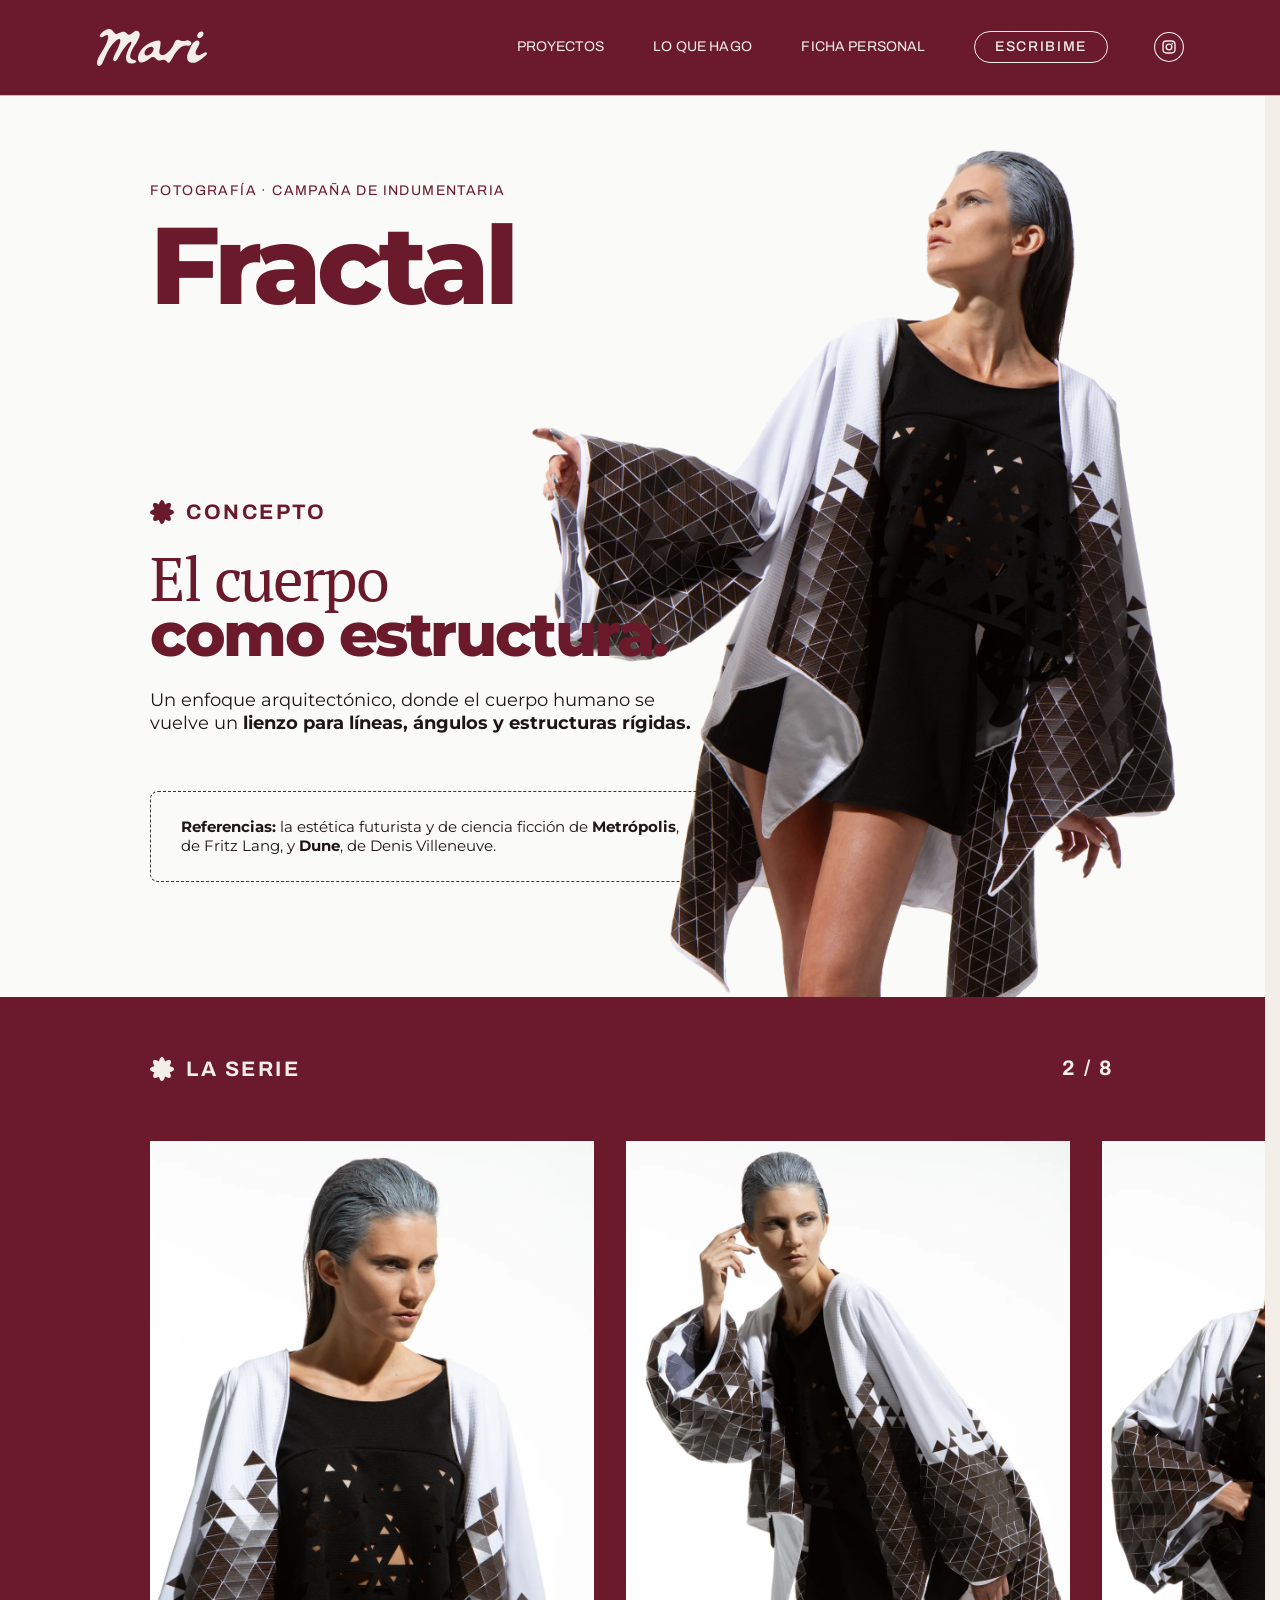
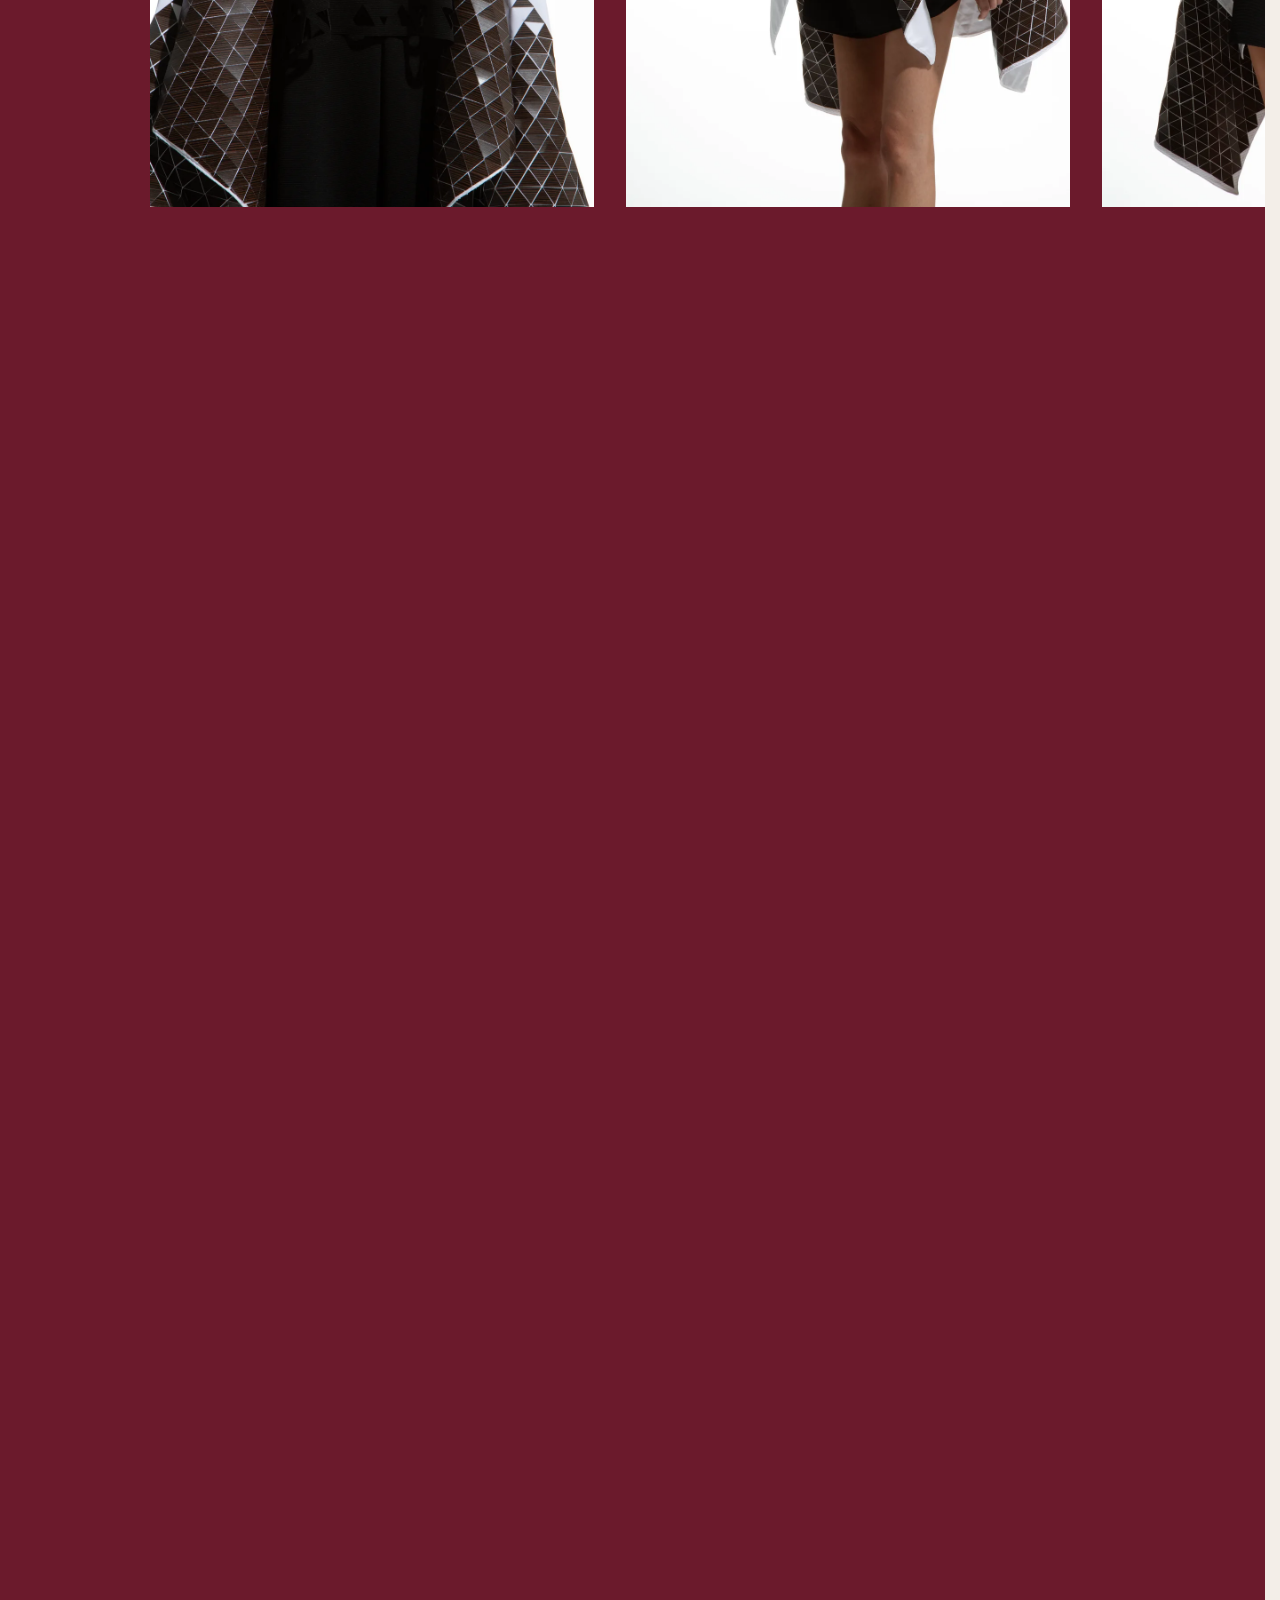
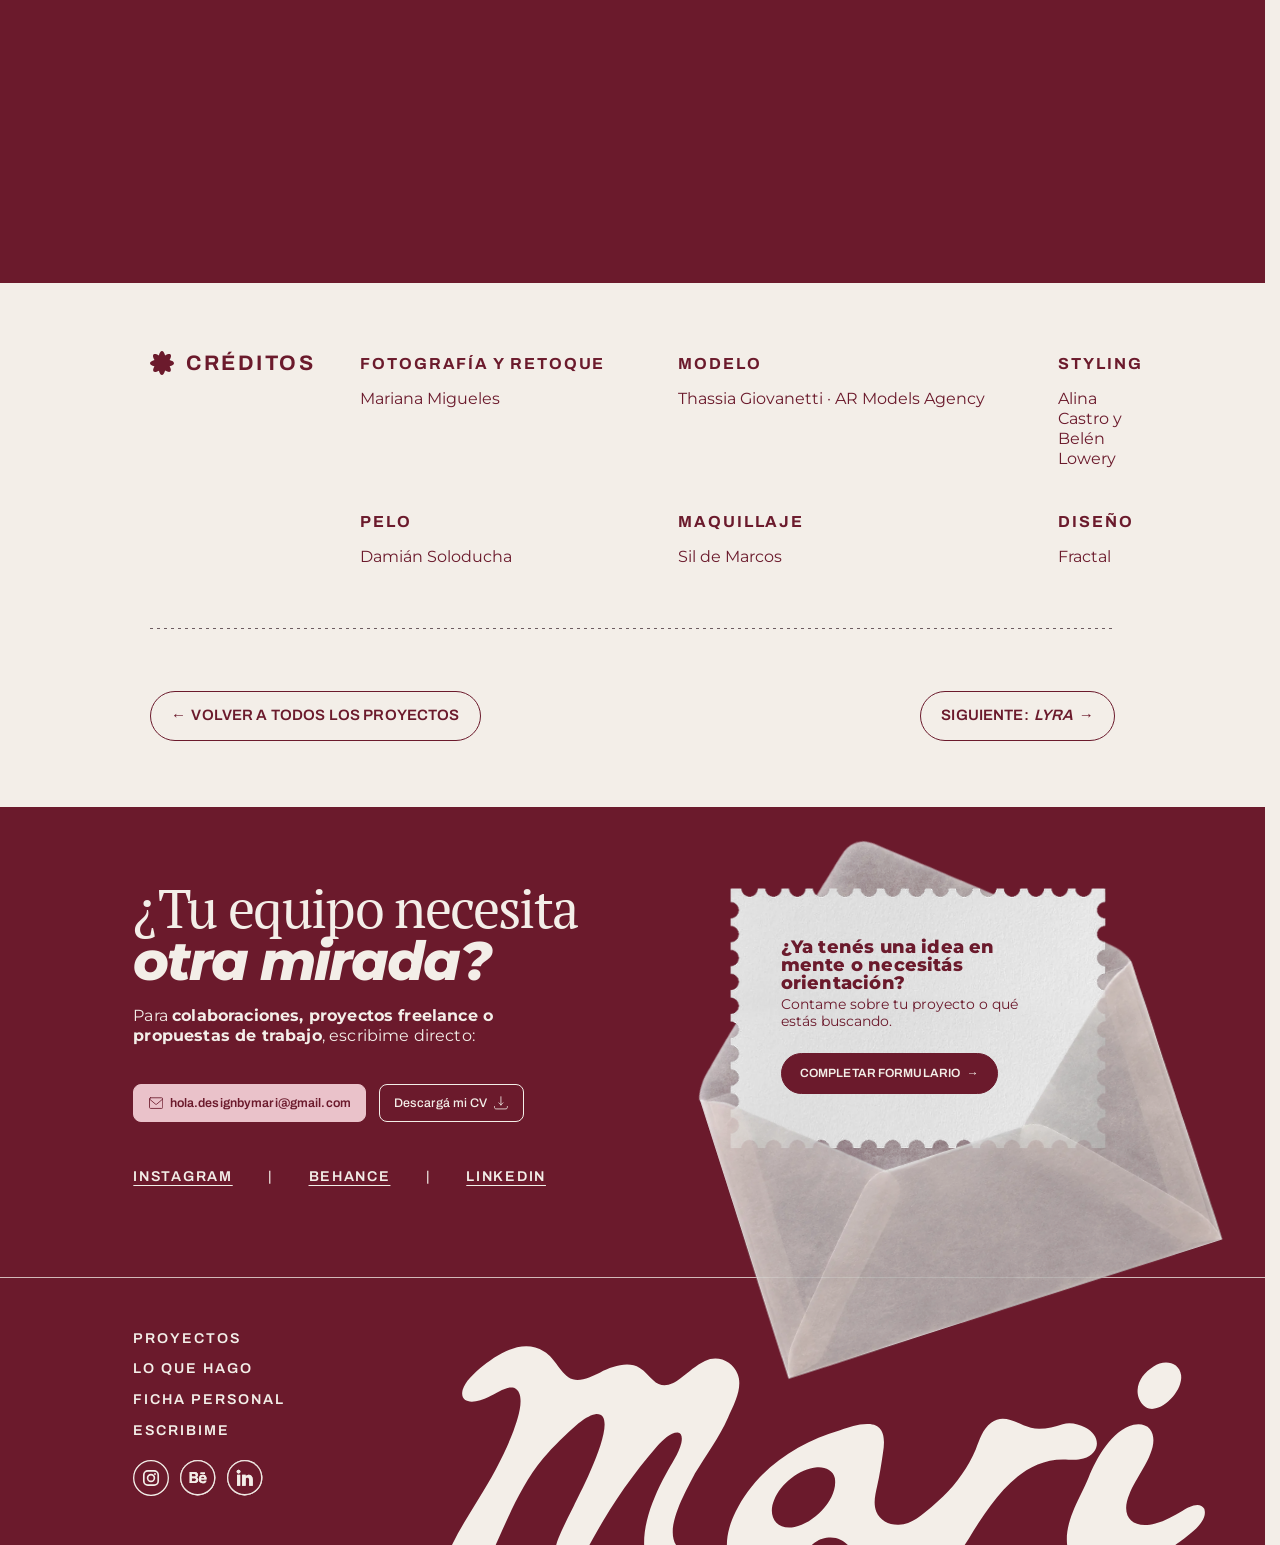
<file: proyectos/fractal.html>
<!DOCTYPE html>
<html lang="es-AR">
<head>
<meta charset="utf-8">
<meta name="viewport" content="width=device-width, initial-scale=1">
<title>Fractal · Mari</title>
<meta name="description" content="Fractal: fotografía · campaña de indumentaria. El cuerpo como estructura. Fotografía de Mariana Migueles (MARI).">
<meta name="author" content="Mariana Migueles">
<link rel="canonical" href="https://designbymari.com.ar/proyectos/fractal">
<meta property="og:type" content="article">
<meta property="og:locale" content="es_AR">
<meta property="og:site_name" content="MARI · Mariana Migueles">
<meta property="og:title" content="Fractal · Mari">
<meta property="og:description" content="Fractal: fotografía · campaña de indumentaria. El cuerpo como estructura. Fotografía de Mariana Migueles (MARI).">
<meta property="og:url" content="https://designbymari.com.ar/proyectos/fractal">
<script type="application/ld+json">
{
  "@context": "https://schema.org",
  "@graph": [
    {
      "@type": "Person",
      "@id": "https://designbymari.com.ar/#mariana-migueles",
      "name": "Mariana Migueles",
      "alternateName": "MARI",
      "url": "https://designbymari.com.ar",
      "jobTitle": "Diseñadora de Marcas y Fotógrafa",
      "address": {
        "@type": "PostalAddress",
        "addressLocality": "Buenos Aires",
        "addressCountry": "AR"
      },
      "sameAs": [
        "https://www.instagram.com/_designbymari",
        "https://www.behance.net/mariana-migueles",
        "https://www.linkedin.com/in/marianamigueles/"
      ]
    },
    {
      "@type": "WebSite",
      "@id": "https://designbymari.com.ar/#website",
      "url": "https://designbymari.com.ar",
      "name": "MARI",
      "alternateName": "Mariana Migueles",
      "inLanguage": "es-AR",
      "author": {
        "@id": "https://designbymari.com.ar/#mariana-migueles"
      },
      "publisher": {
        "@id": "https://designbymari.com.ar/#mariana-migueles"
      }
    }
  ]
}
</script>
<link rel="icon" href="../assets/svg/favicon.svg" type="image/svg+xml">
<link rel="icon" href="../assets/img/icons/favicon-32.png" type="image/png" sizes="32x32">
<link rel="apple-touch-icon" href="../assets/img/icons/apple-touch-icon.png">
<script>try{if(sessionStorage.getItem('mari-loaded')==='1')document.documentElement.classList.add('is-seen')}catch(e){}if(location.hash.length>1)document.documentElement.classList.add('is-jumping')</script>
<link rel="preload" href="../assets/fonts/montserrat-latin-400-normal.woff2" as="font" type="font/woff2" crossorigin>
<link rel="preload" href="../assets/fonts/montserrat-latin-800-normal.woff2" as="font" type="font/woff2" crossorigin>
<link rel="preload" href="../assets/fonts/pt-serif-latin-400-normal.woff2" as="font" type="font/woff2" crossorigin>
<link rel="preload" href="../assets/fonts/pt-serif-latin-700-italic.woff2" as="font" type="font/woff2" crossorigin>
<link rel="preload" href="../assets/fonts/archivo-latin-600-normal.woff2" as="font" type="font/woff2" crossorigin>
<link rel="preload" href="../assets/fonts/archivo-latin-400-normal.woff2" as="font" type="font/woff2" crossorigin>
<link rel="preload" href="../assets/fonts/archivo-latin-800-normal.woff2" as="font" type="font/woff2" crossorigin>
<link rel="stylesheet" href="../assets/css/fonts.css">
<link rel="stylesheet" href="../assets/css/main.css">
</head>
<body class="case case--foto">
<div class="loader" id="loader" aria-hidden="true"><svg class="loader__svg" viewBox="0 0 318 318"><g class="loader__txt"><path d="M61.0352 88.9258L64.703 84.6099C65.5796 83.5784 66.5514 82.8382 67.6185 82.3894C68.6843 81.9238 69.7591 81.7776 70.843 81.9507C71.9345 82.1148 72.9554 82.6005 73.9054 83.4079C74.8555 84.2153 75.4995 85.1444 75.8375 86.1952C76.1832 87.237 76.2168 88.3251 75.9383 89.4597C75.6584 90.5775 75.0801 91.6522 74.2036 92.6837L70.5358 96.9996L61.0352 88.9258ZM72.3062 91.2582C73.1136 90.3082 73.4932 89.3297 73.4452 88.3227C73.3958 87.299 72.9187 86.4027 72.0138 85.6338C71.109 84.8648 70.152 84.5424 69.1428 84.6664C68.1322 84.7738 67.2232 85.3024 66.4159 86.2525L64.7088 88.2612L70.5992 93.2669L72.3062 91.2582ZM74.57 77.7447L76.5816 75.828L83.1917 82.7656L81.1801 84.6822L74.57 77.7447ZM74.6543 75.8192C74.2847 76.1714 73.8814 76.3507 73.4445 76.3569C73.0076 76.3631 72.6377 76.2072 72.3346 75.8891C72.0315 75.5711 71.8937 75.194 71.921 74.7579C71.9484 74.3218 72.1469 73.9277 72.5165 73.5755C72.8862 73.2233 73.2853 73.0398 73.714 73.0249C74.1427 73.0101 74.5045 73.1574 74.7994 73.4669C75.1188 73.8022 75.269 74.1921 75.2498 74.6368C75.2225 75.0729 75.024 75.467 74.6543 75.8192ZM89.01 77.9182C88.3918 78.419 87.7277 78.8347 87.0175 79.1653C86.3 79.4868 85.6724 79.6742 85.135 79.7275L84.5991 77.5944C85.1032 77.5376 85.6466 77.3878 86.2293 77.145C86.8045 76.8931 87.3181 76.584 87.7703 76.2178C88.6838 75.4779 88.9574 74.8819 88.5912 74.4297C88.4193 74.2175 88.1714 74.1662 87.8476 74.2757C87.5237 74.3852 87.0772 74.6169 86.5082 74.9708C85.8245 75.3718 85.2356 75.673 84.7417 75.8744C84.2478 76.0759 83.7299 76.1439 83.188 76.0785C82.6553 76.0057 82.161 75.6879 81.7052 75.125C81.324 74.6545 81.1215 74.1309 81.0976 73.5543C81.0755 72.961 81.2406 72.3536 81.5929 71.7321C81.9544 71.1031 82.4904 70.5008 83.2009 69.9254C83.7268 69.4994 84.2968 69.1371 84.9106 68.8385C85.5263 68.5233 86.087 68.3289 86.5928 68.2554L87.1174 70.3746C86.1634 70.5361 85.2988 70.9308 84.5237 71.5586C84.0624 71.9323 83.7687 72.2771 83.6426 72.5931C83.5166 72.9091 83.5357 73.1687 83.7002 73.3717C83.887 73.6023 84.1424 73.6629 84.4662 73.5534C84.7901 73.4439 85.2579 73.2102 85.8695 72.8523C86.5607 72.4605 87.1487 72.1677 87.6334 71.9737C88.1106 71.7706 88.6155 71.7054 89.1482 71.7782C89.6809 71.851 90.1677 72.1596 90.6086 72.704C90.9823 73.1654 91.1765 73.6881 91.1911 74.2722C91.2058 74.8562 91.0277 75.4665 90.657 76.103C90.288 76.7227 89.739 77.3278 89.01 77.9182ZM100.538 63.79C100.557 63.8199 100.678 64.0391 100.899 64.4475L94.8076 68.3778C95.2392 68.8059 95.7529 69.0326 96.3487 69.058C96.9444 69.0834 97.5466 68.8997 98.1553 68.507C98.5743 68.2366 98.9049 67.9386 99.1469 67.6128C99.3924 67.2707 99.568 66.8748 99.6735 66.4251L101.785 66.9706C101.587 68.3279 100.759 69.4765 99.3025 70.4164C98.3946 71.0023 97.4787 71.3459 96.555 71.4473C95.6248 71.5388 94.7673 71.3926 93.9826 71.0086C93.1979 70.6247 92.548 70.0336 92.033 69.2354C91.5244 68.4472 91.2519 67.6197 91.2155 66.753C91.1826 65.8698 91.3777 65.0443 91.8009 64.2767C92.2277 63.4926 92.8451 62.8398 93.6533 62.3183C94.4415 61.8097 95.2644 61.5191 96.1218 61.4463C96.9792 61.3735 97.7936 61.5405 98.5648 61.9473C99.3395 62.3376 99.9973 62.9519 100.538 63.79ZM94.8078 64.0747C94.279 64.4159 93.9316 64.852 93.7655 65.3831C93.5995 65.9142 93.6439 66.4649 93.8989 67.0352L97.8649 64.4762C97.4567 64.0188 96.9765 63.7564 96.4242 63.6888C95.8654 63.6113 95.3266 63.7399 94.8078 64.0747ZM107.229 54.6646C108.297 54.146 109.312 54.0489 110.275 54.3734C111.248 54.6928 112.041 55.4827 112.653 56.7431L115.049 61.678L112.55 62.8916L110.34 58.3412C110.008 57.6576 109.612 57.2229 109.153 57.0369C108.688 56.8403 108.172 56.8795 107.606 57.1544C106.976 57.4604 106.57 57.9017 106.388 58.4785C106.2 59.0445 106.294 59.7121 106.667 60.4812L108.736 64.7431L106.237 65.9567L102.051 57.3367L104.439 56.1775L104.929 57.1869C105.084 56.663 105.36 56.1856 105.758 55.7548C106.151 55.3132 106.641 54.9499 107.229 54.6646ZM107.162 53.5486C106.873 53.6886 106.591 53.7597 106.315 53.7618C106.044 53.748 105.729 53.7098 105.368 53.6472C105.135 53.602 104.944 53.5759 104.796 53.5689C104.658 53.5566 104.535 53.5765 104.429 53.6283C104.204 53.7372 104.062 53.9055 104.001 54.1332C103.934 54.3501 103.966 54.6054 104.095 54.899L102.829 55.5136C102.503 54.7875 102.405 54.1358 102.534 53.5585C102.668 52.9652 103.013 52.5338 103.568 52.2641C103.846 52.1293 104.12 52.0687 104.391 52.0825C104.667 52.0804 104.993 52.1134 105.37 52.1815C105.603 52.2267 105.788 52.2554 105.926 52.2676C106.075 52.2747 106.202 52.2523 106.309 52.2004C106.523 52.0967 106.663 51.9363 106.729 51.7194C106.801 51.4865 106.777 51.234 106.658 50.9618L107.924 50.3472C108.24 51.0519 108.328 51.6955 108.188 52.278C108.059 52.8554 107.717 53.2789 107.162 53.5486ZM123.425 58.5736C122.47 58.8984 121.543 58.994 120.645 58.8604C119.754 58.7117 118.974 58.3559 118.306 57.7928C117.639 57.2298 117.152 56.4986 116.846 55.5992C116.54 54.6998 116.481 53.8233 116.667 52.9699C116.854 52.1164 117.256 51.3649 117.876 50.7153C118.503 50.0508 119.294 49.556 120.25 49.2312C121.205 48.9064 122.129 48.8183 123.019 48.967C123.906 49.1044 124.684 49.4547 125.352 50.0177C126.02 50.5808 126.507 51.312 126.812 52.2114C127.118 53.1107 127.178 53.9872 126.991 54.8407C126.805 55.6942 126.404 56.4513 125.788 57.1121C125.169 57.7616 124.381 58.2488 123.425 58.5736ZM122.692 56.4151C123.366 56.1858 123.841 55.7737 124.115 55.1788C124.397 54.5688 124.408 53.8815 124.148 53.1171C123.888 52.3526 123.462 51.82 122.871 51.5194C122.287 51.2037 121.658 51.1604 120.983 51.3897C120.309 51.619 119.831 52.0387 119.549 52.6486C119.263 53.2474 119.251 53.929 119.51 54.6935C119.77 55.4579 120.198 55.9961 120.793 56.308C121.384 56.6087 122.017 56.6444 122.692 56.4151ZM146.256 39.7364L148.141 52.8172L145.514 53.1956L145.357 52.1026C144.794 53.0235 143.866 53.5771 142.573 53.7633C141.68 53.892 140.84 53.809 140.054 53.5144C139.279 53.2181 138.633 52.7293 138.115 52.0482C137.597 51.367 137.268 50.5387 137.127 49.5632C136.986 48.5877 137.069 47.7001 137.373 46.9005C137.678 46.1008 138.16 45.4495 138.819 44.9466C139.49 44.4421 140.273 44.1254 141.166 43.9968C142.376 43.8224 143.377 44.068 144.169 44.7338L143.506 40.1326L146.256 39.7364ZM142.724 51.4382C143.417 51.3383 143.959 51.0203 144.35 50.4842C144.739 49.9363 144.876 49.2627 144.76 48.4635C144.645 47.6644 144.325 47.0627 143.799 46.6586C143.271 46.2428 142.66 46.0848 141.967 46.1847C141.262 46.2863 140.715 46.6111 140.326 47.1589C139.935 47.6951 139.797 48.3628 139.912 49.1619C140.028 49.9611 140.349 50.5686 140.877 50.9845C141.403 51.3886 142.018 51.5398 142.724 51.4382ZM161.732 47.3936C161.733 47.4292 161.721 47.6789 161.695 48.1426L154.448 48.3008C154.592 48.8916 154.91 49.3537 155.405 49.6874C155.899 50.021 156.508 50.1799 157.232 50.1641C157.731 50.1532 158.169 50.0724 158.545 49.9217C158.934 49.7588 159.291 49.5135 159.616 49.1857L161.129 50.7561C160.249 51.8086 158.943 52.3537 157.21 52.3916C156.129 52.4151 155.169 52.2282 154.329 51.8309C153.489 51.4217 152.835 50.848 152.367 50.11C151.9 49.3719 151.656 48.5281 151.635 47.5784C151.615 46.6405 151.816 45.7929 152.239 45.0354C152.673 44.2658 153.272 43.6648 154.034 43.2325C154.809 42.788 155.677 42.5553 156.638 42.5343C157.576 42.5138 158.429 42.6971 159.198 43.0841C159.966 43.4712 160.573 44.0399 161.017 44.7904C161.472 45.5287 161.711 46.3964 161.732 47.3936ZM156.702 44.6351C156.073 44.6489 155.548 44.8385 155.129 45.2039C154.709 45.5694 154.458 46.0618 154.377 46.6812L159.096 46.5782C158.988 45.9748 158.716 45.4997 158.281 45.1529C157.845 44.7943 157.319 44.6216 156.702 44.6351ZM186.103 45.4615C187.282 45.683 188.15 46.2085 188.707 47.0381C189.278 47.8582 189.433 48.9626 189.172 50.3513L188.159 55.7428L185.428 55.2296L186.362 50.2583C186.502 49.5114 186.449 48.9275 186.202 48.5065C185.969 48.0761 185.566 47.8071 184.994 47.6997C184.352 47.5791 183.805 47.6937 183.353 48.0437C182.903 48.382 182.601 48.9595 182.447 49.7764L181.559 54.5027L178.829 53.9896L179.763 49.0183C180.041 47.5362 179.585 46.6833 178.395 46.4596C177.765 46.3412 177.223 46.457 176.771 46.807C176.321 47.1452 176.019 47.7228 175.866 48.5397L174.977 53.266L172.247 52.7529L174.016 43.3353L176.625 43.8254L176.421 44.9107C176.845 44.5797 177.328 44.3563 177.869 44.2405C178.422 44.127 179.002 44.1272 179.609 44.2412C180.274 44.3662 180.85 44.6133 181.337 44.9826C181.825 45.3402 182.186 45.8006 182.418 46.3638C182.895 45.9461 183.451 45.6578 184.085 45.499C184.73 45.3424 185.403 45.3299 186.103 45.4615ZM199.107 48.7786C200.51 49.2634 201.471 49.9724 201.99 50.9056C202.513 51.8276 202.542 52.962 202.077 54.3088L200.291 59.4769L197.833 58.6276L198.223 57.4997C197.438 58.1707 196.372 58.2736 195.026 57.8082C194.33 57.5677 193.764 57.2405 193.33 56.8264C192.906 56.4162 192.631 55.9569 192.505 55.4486C192.38 54.9403 192.408 54.4224 192.59 53.8949C192.881 53.0532 193.424 52.4996 194.219 52.2342C195.026 51.9727 196.091 52.0707 197.415 52.5284L199.503 53.2497C199.701 52.6774 199.678 52.1796 199.435 51.7563C199.195 51.3218 198.728 50.9844 198.032 50.7439C197.549 50.5772 197.045 50.4909 196.52 50.4851C196.009 50.472 195.547 50.5383 195.132 50.684L194.823 48.5232C195.437 48.346 196.12 48.2802 196.87 48.326C197.632 48.3757 198.377 48.5266 199.107 48.7786ZM196.293 56.2675C196.742 56.4226 197.175 56.4593 197.593 56.3775C198.014 56.2845 198.368 56.0612 198.654 55.7075L198.973 54.7817L197.172 54.1592C196.095 53.7869 195.434 53.9542 195.19 54.6613C195.073 54.998 195.109 55.3119 195.298 55.6031C195.501 55.887 195.833 56.1084 196.293 56.2675ZM210.2 54.5675C210.697 54.2872 211.248 54.1566 211.854 54.1759C212.471 54.2002 213.114 54.3671 213.781 54.6767L212.703 57.0037C212.433 56.8523 212.249 56.7541 212.152 56.7092C211.43 56.3746 210.77 56.3171 210.171 56.5366C209.577 56.7455 209.092 57.2539 208.718 58.0618L206.815 62.1663L204.294 60.9977L208.324 52.304L210.732 53.4202L210.2 54.5675ZM216.595 67.4693C215.714 66.9546 215.023 66.3113 214.525 65.5395C214.043 64.7633 213.791 63.9355 213.768 63.056C213.755 62.1824 213.988 61.3355 214.467 60.515C214.946 59.6945 215.569 59.075 216.335 58.6563C217.112 58.2436 217.954 58.0612 218.861 58.1092C219.784 58.1529 220.687 58.4321 221.569 58.9468C222.44 59.4555 223.092 60.0829 223.522 60.8292C223.969 61.5711 224.144 62.3673 224.046 63.2178L221.601 63.1315C221.613 62.1212 221.214 61.3797 220.404 60.9069C219.779 60.5419 219.141 60.4448 218.491 60.6156C217.842 60.7865 217.311 61.2257 216.898 61.9333C216.485 62.641 216.364 63.3196 216.534 63.9692C216.705 64.6188 217.104 65.1262 217.729 65.4912C218.55 65.97 219.391 65.9526 220.255 65.439L221.524 67.5405C220.843 68.0234 220.067 68.2579 219.195 68.2441C218.334 68.2362 217.467 67.978 216.595 67.4693ZM232.118 65.8389C233.308 66.7255 234.01 67.6921 234.222 68.7387C234.442 69.7758 234.126 70.8657 233.275 72.0085L230.009 76.3938L227.923 74.8404L228.636 73.8834C227.685 74.2855 226.638 74.061 225.495 73.2099C224.905 72.7701 224.465 72.2871 224.176 71.7609C223.896 71.2417 223.774 70.7208 223.807 70.1983C223.841 69.6757 224.025 69.1906 224.358 68.743C224.89 68.0288 225.575 67.6656 226.414 67.6533C227.261 67.6481 228.247 68.064 229.371 68.9009L231.142 70.2202C231.504 69.7345 231.633 69.2532 231.529 68.7762C231.433 68.2897 231.089 67.8265 230.499 67.3868C230.089 67.0818 229.635 66.847 229.136 66.6824C228.653 66.5154 228.192 66.4386 227.753 66.4519L228.112 64.2991C228.751 64.316 229.421 64.4598 230.123 64.7306C230.834 65.0085 231.499 65.3779 232.118 65.8389ZM227.169 72.125C227.55 72.4087 227.952 72.5748 228.375 72.6232C228.805 72.6622 229.21 72.5563 229.589 72.3057L230.174 71.5201L228.646 70.3817C227.731 69.7008 227.051 69.6603 226.604 70.2602C226.391 70.5459 226.33 70.856 226.422 71.1906C226.53 71.5227 226.779 71.8341 227.169 72.125ZM235.626 81.3569C235.043 80.8161 234.537 80.2176 234.109 79.5617C233.689 78.897 233.414 78.3024 233.285 77.778L235.321 76.9447C235.449 77.4356 235.674 77.9522 235.997 78.4945C236.328 79.0281 236.707 79.4927 237.134 79.8883C237.996 80.6875 238.625 80.8737 239.02 80.447C239.206 80.2467 239.221 79.9941 239.067 79.689C238.913 79.384 238.62 78.975 238.189 78.4619C237.695 77.8421 237.313 77.302 237.043 76.8417C236.774 76.3813 236.633 75.8783 236.621 75.3326C236.617 74.795 236.862 74.2606 237.354 73.7295C237.766 73.2853 238.255 73.0105 238.823 72.905C239.407 72.7989 240.032 72.8761 240.697 73.1366C241.371 73.4051 242.043 73.8502 242.714 74.4718C243.21 74.9319 243.649 75.4446 244.032 76.0099C244.432 76.5745 244.704 77.102 244.848 77.5922L242.825 78.4124C242.53 77.491 242.016 76.6912 241.285 76.0131C240.849 75.6095 240.466 75.3677 240.136 75.2878C239.805 75.2079 239.551 75.2637 239.373 75.4553C239.171 75.673 239.148 75.9344 239.302 76.2394C239.456 76.5444 239.754 76.9743 240.195 77.5289C240.681 78.1575 241.054 78.6979 241.315 79.1502C241.584 79.5937 241.72 80.0843 241.724 80.6219C241.727 81.1595 241.491 81.6852 241.015 82.199C240.611 82.6344 240.121 82.9008 239.545 82.9982C238.969 83.0957 238.34 83.0061 237.657 82.7294C236.991 82.4522 236.314 81.9946 235.626 81.3569ZM249.513 90.8696C249.198 90.4831 249.06 90.0597 249.098 89.5994C249.144 89.1484 249.37 88.7578 249.775 88.4276C250.18 88.0975 250.603 87.9592 251.045 88.0126C251.496 88.0585 251.883 88.2793 252.205 88.6751C252.528 89.0708 252.666 89.4942 252.62 89.9453C252.584 90.3889 252.363 90.7757 251.958 91.1058C251.553 91.436 251.125 91.5781 250.674 91.5321C250.223 91.4862 249.836 91.2654 249.513 90.8696ZM264.73 100.576L261.888 102.244L264.808 107.221L262.811 108.393L259.89 103.415L255.973 105.714L254.513 103.225L265.267 96.9161L270.034 105.043L268.037 106.215L264.73 100.576ZM262.527 118.481C262.119 117.558 261.942 116.643 261.995 115.737C262.064 114.836 262.35 114.029 262.852 113.313C263.353 112.598 264.038 112.048 264.907 111.664C265.776 111.28 266.644 111.143 267.51 111.253C268.377 111.363 269.161 111.698 269.863 112.258C270.581 112.823 271.143 113.568 271.552 114.491C271.96 115.414 272.129 116.326 272.06 117.226C272.002 118.122 271.722 118.927 271.22 119.642C270.718 120.358 270.033 120.907 269.164 121.291C268.296 121.676 267.428 121.813 266.561 121.703C265.695 121.592 264.905 121.26 264.192 120.705C263.49 120.146 262.935 119.404 262.527 118.481ZM264.612 117.559C264.9 118.211 265.353 118.647 265.97 118.868C266.602 119.094 267.288 119.044 268.026 118.718C268.765 118.391 269.257 117.92 269.505 117.304C269.767 116.695 269.755 116.064 269.467 115.413C269.178 114.761 268.718 114.322 268.086 114.095C267.464 113.864 266.784 113.912 266.045 114.238C265.307 114.565 264.809 115.038 264.551 115.658C264.304 116.274 264.324 116.908 264.612 117.559ZM268.451 132.341C268.175 132.142 267.925 131.867 267.7 131.515C267.49 131.171 267.318 130.79 267.183 130.372C266.835 129.286 266.842 128.355 267.204 127.578C267.57 126.813 268.29 126.258 269.364 125.913L273.112 124.712L272.661 123.304L274.697 122.651L275.148 124.059L277.37 123.347L278.218 125.993L275.996 126.705L276.725 128.978L274.689 129.63L273.961 127.358L270.246 128.548C269.862 128.671 269.593 128.864 269.44 129.125C269.301 129.394 269.29 129.709 269.406 130.071C269.54 130.489 269.768 130.809 270.088 131.03L268.451 132.341ZM269.645 139.897C269.432 138.911 269.442 137.979 269.677 137.102C269.926 136.234 270.369 135.5 271.004 134.9C271.64 134.301 272.421 133.901 273.35 133.699C274.278 133.498 275.156 133.539 275.982 133.821C276.809 134.103 277.51 134.589 278.085 135.279C278.673 135.977 279.075 136.82 279.289 137.806C279.503 138.792 279.485 139.72 279.236 140.588C278.998 141.453 278.562 142.186 277.926 142.785C277.291 143.385 276.509 143.785 275.581 143.987C274.652 144.188 273.775 144.147 272.948 143.865C272.121 143.582 271.415 143.098 270.828 142.411C270.254 141.721 269.859 140.884 269.645 139.897ZM271.873 139.414C272.024 140.11 272.38 140.629 272.94 140.969C273.514 141.318 274.195 141.407 274.984 141.236C275.773 141.065 276.351 140.703 276.717 140.15C277.097 139.606 277.212 138.985 277.061 138.289C276.91 137.593 276.547 137.07 275.973 136.721C275.411 136.369 274.735 136.278 273.946 136.45C273.157 136.621 272.574 136.984 272.196 137.54C271.83 138.093 271.722 138.718 271.873 139.414ZM281.895 157.606L273.945 158.286C272.194 158.436 270.853 158.092 269.924 157.254C268.994 156.415 268.454 155.121 268.304 153.37C268.225 152.447 268.263 151.562 268.417 150.715C268.571 149.867 268.837 149.153 269.217 148.573L271.298 149.503C271.002 149.933 270.785 150.464 270.648 151.096C270.5 151.728 270.452 152.352 270.504 152.967C270.586 153.925 270.865 154.611 271.342 155.023C271.807 155.448 272.478 155.623 273.353 155.548L273.761 155.513C272.907 154.859 272.424 153.887 272.314 152.598C272.239 151.722 272.36 150.902 272.675 150.136C273.004 149.381 273.499 148.76 274.161 148.275C274.822 147.789 275.609 147.507 276.52 147.429C277.431 147.351 278.253 147.495 278.988 147.862C279.722 148.228 280.31 148.756 280.75 149.445C281.203 150.145 281.467 150.933 281.542 151.808C281.661 153.192 281.295 154.284 280.446 155.084L281.67 154.979L281.895 157.606ZM274.633 152.954C274.695 153.687 274.959 154.266 275.425 154.691C275.903 155.127 276.491 155.315 277.189 155.255C277.887 155.196 278.429 154.911 278.814 154.401C279.213 153.902 279.38 153.286 279.318 152.553C279.255 151.819 278.984 151.235 278.506 150.799C278.04 150.362 277.458 150.173 276.759 150.233C276.061 150.293 275.514 150.578 275.117 151.089C274.731 151.598 274.57 152.22 274.633 152.954ZM280.873 165.534C281.332 165.873 281.676 166.323 281.906 166.884C282.136 167.457 282.246 168.112 282.236 168.848L279.671 168.813C279.699 168.505 279.714 168.297 279.715 168.191C279.726 167.395 279.509 166.769 279.064 166.311C278.631 165.854 277.969 165.62 277.078 165.608L272.555 165.546L272.592 162.768L282.174 162.898L282.138 165.552L280.873 165.534ZM281.555 177.038C281.386 178.512 280.901 179.604 280.102 180.313C279.315 181.023 278.214 181.296 276.799 181.133L271.366 180.508L271.664 177.924L272.85 178.061C272.025 177.44 271.694 176.422 271.857 175.006C271.941 174.275 272.138 173.652 272.448 173.138C272.757 172.636 273.146 172.268 273.615 172.035C274.084 171.802 274.596 171.718 275.151 171.782C276.035 171.884 276.693 172.294 277.124 173.013C277.554 173.744 277.689 174.805 277.529 176.197L277.276 178.391C277.877 178.461 278.358 178.331 278.719 178.002C279.092 177.674 279.32 177.145 279.404 176.413C279.463 175.906 279.438 175.395 279.33 174.881C279.232 174.379 279.067 173.942 278.835 173.569L280.878 172.8C281.184 173.361 281.396 174.013 281.513 174.756C281.63 175.51 281.644 176.271 281.555 177.038ZM273.635 175.91C273.581 176.382 273.639 176.813 273.809 177.203C273.991 177.595 274.285 177.891 274.692 178.094L275.666 178.206L275.884 176.313C276.014 175.18 275.708 174.571 274.965 174.486C274.611 174.445 274.312 174.548 274.068 174.795C273.835 175.055 273.691 175.427 273.635 175.91ZM279.258 189.712L278.736 192.114L276.647 191.66L277.154 189.328L270.088 187.792L270.678 185.077L277.745 186.613L278.059 185.168L280.147 185.622L279.833 187.067L280.251 187.158C281.318 187.39 282.097 187.887 282.588 188.65C283.076 189.424 283.195 190.386 282.945 191.535C282.857 191.941 282.727 192.314 282.556 192.653C282.394 193.007 282.205 193.288 281.99 193.496L280.178 192.355C280.467 192.09 280.657 191.748 280.747 191.33C280.926 190.506 280.563 189.996 279.658 189.799L279.258 189.712ZM277.677 197.362L276.87 200.021L267.7 197.239L268.507 194.58L277.677 197.362ZM280.676 200.543L279.808 203.406L278.289 199.577L278.92 197.497L280.676 200.543ZM273.922 208.576C273.37 209.954 272.615 210.88 271.658 211.354C270.712 211.832 269.578 211.806 268.255 211.276L263.179 209.243L264.146 206.829L265.253 207.273C264.621 206.457 264.57 205.387 265.099 204.065C265.373 203.381 265.727 202.832 266.162 202.418C266.592 202.015 267.064 201.762 267.578 201.661C268.091 201.56 268.607 201.613 269.125 201.82C269.952 202.151 270.479 202.721 270.706 203.528C270.928 204.346 270.779 205.405 270.258 206.706L269.437 208.756C269.999 208.981 270.497 208.983 270.932 208.76C271.377 208.542 271.737 208.091 272.011 207.408C272.2 206.934 272.311 206.435 272.342 205.91C272.38 205.4 272.336 204.935 272.21 204.514L274.383 204.31C274.531 204.932 274.564 205.616 274.482 206.364C274.395 207.122 274.209 207.86 273.922 208.576ZM266.577 205.405C266.401 205.846 266.343 206.277 266.405 206.698C266.477 207.123 266.683 207.487 267.023 207.789L267.932 208.154L268.641 206.384C269.064 205.326 268.929 204.658 268.235 204.38C267.904 204.248 267.589 204.268 267.289 204.442C266.995 204.632 266.758 204.953 266.577 205.405ZM260.434 222.11C260.689 221.681 261.039 221.405 261.484 221.283C261.923 221.171 262.368 221.248 262.817 221.514C263.266 221.781 263.542 222.131 263.644 222.564C263.756 223.003 263.682 223.442 263.422 223.882C263.161 224.321 262.811 224.596 262.372 224.709C261.943 224.827 261.504 224.753 261.054 224.486C260.605 224.22 260.324 223.867 260.212 223.428C260.1 222.988 260.174 222.549 260.434 222.11ZM260.126 239.072L256.489 243.414C255.62 244.452 254.653 245.198 253.589 245.655C252.527 246.128 251.453 246.282 250.368 246.116C249.275 245.96 248.251 245.481 247.295 244.68C246.339 243.88 245.689 242.955 245.343 241.907C244.99 240.867 244.949 239.779 245.22 238.643C245.492 237.523 246.063 236.445 246.932 235.407L250.569 231.065L260.126 239.072ZM248.839 236.819C248.039 237.775 247.666 238.756 247.721 239.762C247.777 240.786 248.261 241.679 249.171 242.441C250.081 243.204 251.04 243.52 252.049 243.389C253.059 243.274 253.964 242.739 254.765 241.783L256.457 239.763L250.532 234.798L248.839 236.819ZM246.704 250.323L244.713 252.261L238.027 245.397L240.017 243.459L246.704 250.323ZM246.641 252.249C247.006 251.893 247.408 251.709 247.844 251.698C248.281 251.687 248.653 251.839 248.959 252.153C249.266 252.468 249.408 252.844 249.385 253.28C249.363 253.716 249.169 254.113 248.803 254.469C248.437 254.825 248.04 255.013 247.612 255.033C247.183 255.052 246.82 254.909 246.522 254.603C246.198 254.271 246.044 253.883 246.058 253.438C246.081 253.001 246.275 252.605 246.641 252.249ZM232.248 250.289C232.863 249.785 233.525 249.366 234.233 249.031C234.949 248.706 235.575 248.515 236.113 248.458L236.66 250.588C236.157 250.648 235.614 250.801 235.033 251.047C234.459 251.302 233.947 251.614 233.497 251.983C232.588 252.728 232.318 253.325 232.686 253.775C232.859 253.987 233.108 254.037 233.431 253.925C233.754 253.814 234.199 253.58 234.766 253.223C235.448 252.818 236.035 252.513 236.528 252.309C237.02 252.105 237.538 252.034 238.08 252.096C238.613 252.166 239.109 252.481 239.568 253.041C239.952 253.51 240.158 254.032 240.185 254.608C240.21 255.202 240.049 255.81 239.7 256.433C239.342 257.064 238.809 257.67 238.102 258.249C237.579 258.678 237.011 259.044 236.399 259.346C235.785 259.664 235.225 259.862 234.72 259.938L234.183 257.822C235.136 257.655 235.999 257.256 236.77 256.624C237.229 256.247 237.521 255.901 237.645 255.584C237.77 255.267 237.749 255.008 237.583 254.806C237.395 254.576 237.14 254.517 236.816 254.628C236.493 254.74 236.027 254.976 235.417 255.337C234.728 255.733 234.142 256.029 233.658 256.226C233.182 256.432 232.677 256.5 232.144 256.43C231.611 256.36 231.123 256.054 230.679 255.513C230.302 255.053 230.105 254.532 230.087 253.948C230.069 253.364 230.244 252.753 230.611 252.114C230.977 251.492 231.522 250.884 232.248 250.289ZM220.793 264.479C220.773 264.449 220.652 264.231 220.429 263.823L226.5 259.863C226.067 259.437 225.552 259.213 224.956 259.19C224.36 259.168 223.759 259.354 223.152 259.75C222.734 260.023 222.405 260.322 222.165 260.649C221.921 260.993 221.747 261.389 221.644 261.84L219.53 261.305C219.722 259.946 220.543 258.794 221.995 257.846C222.9 257.256 223.814 256.908 224.738 256.802C225.667 256.706 226.526 256.848 227.312 257.228C228.099 257.608 228.752 258.195 229.271 258.991C229.783 259.777 230.06 260.603 230.101 261.469C230.138 262.352 229.947 263.179 229.527 263.949C229.105 264.735 228.49 265.391 227.685 265.916C226.899 266.429 226.078 266.724 225.221 266.801C224.364 266.878 223.549 266.715 222.775 266.312C221.999 265.925 221.338 265.314 220.793 264.479ZM226.522 264.166C227.049 263.822 227.394 263.384 227.557 262.852C227.721 262.32 227.674 261.77 227.416 261.201L223.463 263.779C223.873 264.235 224.355 264.495 224.907 264.56C225.466 264.634 226.005 264.503 226.522 264.166ZM214.181 273.643C213.117 274.17 212.102 274.275 211.137 273.958C210.161 273.646 209.362 272.862 208.741 271.607L206.306 266.69L208.797 265.457L211.041 269.991C211.378 270.672 211.778 271.103 212.239 271.286C212.705 271.479 213.221 271.436 213.785 271.156C214.412 270.845 214.815 270.401 214.993 269.823C215.175 269.255 215.077 268.588 214.698 267.822L212.595 263.576L215.085 262.344L219.337 270.931L216.959 272.109L216.461 271.103C216.31 271.628 216.038 272.108 215.643 272.542C215.254 272.986 214.766 273.353 214.181 273.643ZM214.256 274.758C214.544 274.616 214.826 274.543 215.102 274.539C215.372 274.55 215.688 274.586 216.049 274.646C216.283 274.689 216.474 274.714 216.622 274.72C216.76 274.731 216.883 274.71 216.989 274.658C217.212 274.547 217.354 274.378 217.413 274.149C217.478 273.932 217.444 273.677 217.313 273.384L218.574 272.76C218.905 273.484 219.009 274.134 218.885 274.713C218.755 275.307 218.413 275.741 217.86 276.015C217.583 276.152 217.31 276.215 217.039 276.203C216.763 276.207 216.436 276.177 216.059 276.112C215.826 276.068 215.64 276.041 215.502 276.03C215.353 276.024 215.226 276.047 215.119 276.1C214.907 276.205 214.768 276.367 214.703 276.584C214.633 276.818 214.659 277.07 214.78 277.341L213.519 277.966C213.198 277.263 213.105 276.621 213.24 276.037C213.364 275.459 213.703 275.032 214.256 274.758ZM197.951 269.845C198.905 269.516 199.831 269.415 200.73 269.544C201.622 269.688 202.403 270.04 203.074 270.599C203.745 271.159 204.236 271.887 204.546 272.785C204.857 273.683 204.921 274.559 204.739 275.413C204.557 276.268 204.158 277.021 203.542 277.674C202.919 278.342 202.13 278.841 201.176 279.171C200.222 279.501 199.3 279.594 198.408 279.45C197.52 279.317 196.741 278.971 196.07 278.411C195.399 277.852 194.909 277.123 194.598 276.225C194.288 275.328 194.223 274.452 194.405 273.597C194.587 272.743 194.984 271.983 195.596 271.319C196.212 270.667 196.997 270.175 197.951 269.845ZM198.696 272C198.023 272.233 197.551 272.647 197.28 273.244C197.001 273.855 196.994 274.543 197.258 275.306C197.522 276.069 197.95 276.599 198.543 276.897C199.128 277.209 199.758 277.249 200.431 277.016C201.104 276.783 201.58 276.361 201.859 275.75C202.141 275.15 202.151 274.468 201.887 273.705C201.623 272.942 201.192 272.406 200.596 272.097C200.003 271.799 199.37 271.767 198.696 272ZM175.246 288.834L173.275 275.766L175.9 275.37L176.064 276.462C176.621 275.538 177.546 274.978 178.837 274.783C179.73 274.649 180.57 274.726 181.358 275.016C182.134 275.307 182.784 275.791 183.306 276.469C183.829 277.147 184.163 277.973 184.31 278.948C184.457 279.922 184.381 280.81 184.082 281.612C183.782 282.414 183.304 283.068 182.648 283.575C181.981 284.084 181.201 284.406 180.308 284.54C179.099 284.723 178.096 284.484 177.3 283.823L177.993 288.42L175.246 288.834ZM178.702 277.109C178.009 277.214 177.469 277.535 177.082 278.074C176.696 278.624 176.564 279.299 176.684 280.097C176.805 280.896 177.129 281.495 177.658 281.896C178.188 282.308 178.8 282.462 179.493 282.358C180.197 282.251 180.742 281.923 181.128 281.373C181.515 280.834 181.648 280.165 181.528 279.367C181.407 278.569 181.082 277.963 180.551 277.551C180.023 277.15 179.406 277.003 178.702 277.109ZM159.726 281.289C159.725 281.253 159.736 281.003 159.758 280.539L167.004 280.326C166.856 279.737 166.533 279.277 166.037 278.947C165.54 278.617 164.929 278.463 164.205 278.484C163.707 278.499 163.27 278.583 162.894 278.737C162.507 278.902 162.152 279.15 161.829 279.481L160.304 277.922C161.176 276.863 162.478 276.308 164.211 276.257C165.291 276.225 166.253 276.405 167.096 276.796C167.939 277.199 168.598 277.767 169.07 278.502C169.543 279.236 169.794 280.078 169.822 281.028C169.849 281.965 169.655 282.815 169.237 283.575C168.809 284.348 168.215 284.954 167.455 285.392C166.685 285.842 165.818 286.081 164.857 286.109C163.919 286.137 163.065 285.96 162.293 285.579C161.522 285.198 160.911 284.633 160.462 283.886C160.001 283.152 159.755 282.286 159.726 281.289ZM164.778 284.009C165.407 283.991 165.93 283.797 166.346 283.428C166.763 283.06 167.01 282.566 167.087 281.946L162.369 282.084C162.482 282.687 162.757 283.16 163.195 283.503C163.633 283.859 164.16 284.027 164.778 284.009ZM135.37 283.387C134.19 283.174 133.318 282.655 132.755 281.829C132.179 281.013 132.016 279.91 132.267 278.519L133.24 273.121L135.975 273.614L135.077 278.592C134.942 279.34 135 279.923 135.25 280.342C135.486 280.771 135.891 281.037 136.463 281.14C137.106 281.256 137.652 281.138 138.102 280.785C138.55 280.443 138.847 279.863 138.995 279.045L139.848 274.313L142.583 274.806L141.685 279.784C141.417 281.268 141.879 282.117 143.071 282.332C143.702 282.446 144.243 282.327 144.693 281.973C145.14 281.632 145.438 281.052 145.585 280.234L146.439 275.501L149.174 275.995L147.473 285.425L144.861 284.954L145.057 283.867C144.635 284.201 144.153 284.428 143.613 284.548C143.061 284.665 142.481 284.669 141.873 284.56C141.207 284.439 140.63 284.197 140.141 283.831C139.649 283.477 139.286 283.019 139.049 282.458C138.575 282.879 138.021 283.171 137.389 283.334C136.744 283.496 136.071 283.513 135.37 283.387ZM122.332 280.152C120.927 279.675 119.961 278.972 119.437 278.042C118.908 277.123 118.873 275.989 119.331 274.639L121.087 269.461L123.55 270.296L123.166 271.426C123.947 270.751 125.012 270.642 126.362 271.099C127.059 271.336 127.626 271.66 128.063 272.071C128.489 272.479 128.766 272.937 128.895 273.444C129.024 273.952 128.999 274.47 128.82 274.999C128.534 275.842 127.994 276.399 127.2 276.669C126.395 276.935 125.329 276.843 124.002 276.393L121.911 275.683C121.716 276.257 121.742 276.755 121.987 277.176C122.229 277.61 122.699 277.944 123.396 278.181C123.879 278.345 124.384 278.428 124.91 278.431C125.42 278.441 125.882 278.372 126.296 278.224L126.617 280.383C126.004 280.564 125.322 280.633 124.572 280.592C123.81 280.547 123.063 280.4 122.332 280.152ZM125.103 272.647C124.653 272.495 124.22 272.461 123.803 272.545C123.382 272.64 123.029 272.866 122.746 273.221L122.431 274.149L124.236 274.761C125.315 275.127 125.975 274.956 126.216 274.247C126.33 273.91 126.292 273.596 126.102 273.306C125.897 273.023 125.564 272.804 125.103 272.647ZM111.218 274.442C110.724 274.726 110.174 274.861 109.567 274.846C108.95 274.827 108.307 274.665 107.636 274.36L108.697 272.025C108.968 272.174 109.152 272.271 109.25 272.315C109.974 272.644 110.635 272.697 111.232 272.472C111.825 272.259 112.305 271.747 112.673 270.936L114.544 266.817L117.074 267.966L113.112 276.691L110.695 275.593L111.218 274.442ZM104.729 261.58C105.614 262.09 106.308 262.729 106.81 263.498C107.297 264.271 107.554 265.098 107.582 265.977C107.6 266.851 107.372 267.699 106.898 268.522C106.424 269.345 105.805 269.969 105.04 270.392C104.266 270.809 103.425 270.996 102.518 270.954C101.595 270.915 100.69 270.641 99.8054 270.132C98.9307 269.628 98.2758 269.004 97.8408 268.261C97.3896 267.521 97.2103 266.726 97.3029 265.875L99.7482 265.947C99.742 266.958 100.145 267.697 100.958 268.165C101.586 268.526 102.224 268.62 102.873 268.445C103.521 268.27 104.05 267.828 104.459 267.118C104.868 266.408 104.985 265.729 104.81 265.08C104.636 264.431 104.234 263.926 103.607 263.565C102.783 263.091 101.942 263.113 101.081 263.632L99.8001 261.538C100.478 261.051 101.252 260.812 102.124 260.821C102.986 260.824 103.854 261.077 104.729 261.58ZM89.2285 263.326C88.0308 262.45 87.3214 261.489 87.1002 260.444C86.872 259.409 87.1786 258.317 88.0202 257.167L91.2497 252.754L93.3482 254.29L92.6433 255.253C93.5909 254.843 94.6396 255.059 95.7894 255.9C96.3835 256.335 96.8273 256.815 97.1208 257.338C97.4047 257.855 97.5319 258.375 97.5023 258.898C97.4728 259.421 97.2933 259.907 96.9636 260.358C96.4377 261.076 95.7556 261.445 94.9175 261.464C94.0697 261.477 93.0805 261.069 91.9499 260.242L90.1677 258.937C89.81 259.426 89.685 259.908 89.7927 260.384C89.8934 260.87 90.2407 261.33 90.8348 261.765C91.2468 262.067 91.7031 262.298 92.2038 262.458C92.6878 262.621 93.1494 262.694 93.5886 262.677L93.2468 264.833C92.6078 264.821 91.9364 264.683 91.2327 264.418C90.5194 264.146 89.8514 263.782 89.2285 263.326ZM94.1243 256.999C93.7411 256.719 93.3378 256.556 92.9145 256.511C92.4842 256.476 92.0806 256.585 91.7035 256.839L91.125 257.629L92.6628 258.755C93.5827 259.428 94.2635 259.463 94.7054 258.859C94.9158 258.572 94.9739 258.261 94.8797 257.927C94.769 257.596 94.5172 257.287 94.1243 256.999ZM85.5964 247.831C86.1833 248.368 86.6928 248.964 87.1251 249.617C87.5493 250.279 87.8276 250.872 87.96 251.395L85.9299 252.241C85.799 251.751 85.5703 251.236 85.2439 250.696C84.9095 250.164 84.5277 249.702 84.0985 249.309C83.2314 248.516 82.6014 248.333 82.2086 248.762C82.0242 248.964 82.0101 249.217 82.1664 249.521C82.3227 249.825 82.618 250.232 83.0524 250.742C83.5503 251.359 83.9354 251.897 84.2078 252.355C84.4802 252.814 84.6242 253.316 84.6399 253.862C84.6469 254.399 84.4058 254.935 83.9167 255.469C83.5078 255.916 83.02 256.194 82.4534 256.303C81.8699 256.413 81.2447 256.34 80.5779 256.083C79.9022 255.819 79.2272 255.378 78.5528 254.761C78.0536 254.304 77.6108 253.794 77.2246 253.231C76.8216 252.669 76.5462 252.143 76.3985 251.654L78.4166 250.821C78.7178 251.74 79.2362 252.537 79.9719 253.21C80.4099 253.611 80.7944 253.851 81.1256 253.929C81.4568 254.006 81.7106 253.949 81.887 253.756C82.0875 253.537 82.1095 253.276 81.9532 252.972C81.7969 252.668 81.4965 252.24 81.0519 251.688C80.562 251.062 80.1853 250.524 79.9216 250.074C79.65 249.632 79.5107 249.142 79.5038 248.605C79.4968 248.067 79.7299 247.54 80.2029 247.023C80.6038 246.585 81.092 246.316 81.6674 246.215C82.2428 246.113 82.8728 246.199 83.5571 246.471C84.2247 246.745 84.9045 247.198 85.5964 247.831ZM71.6543 238.394C71.9713 238.779 72.1118 239.202 72.0756 239.662C72.032 240.114 71.8085 240.505 71.4052 240.837C71.0018 241.17 70.5791 241.31 70.137 241.259C69.6857 241.215 69.2978 240.996 68.9732 240.602C68.6486 240.208 68.5082 239.785 68.5519 239.334C68.5864 238.89 68.8053 238.502 69.2086 238.17C69.6119 237.838 70.0392 237.694 70.4905 237.737C70.9418 237.781 71.3297 238 71.6543 238.394ZM56.3714 228.794L59.2026 227.109L56.2505 222.15L58.24 220.966L61.1922 225.924L65.0947 223.601L66.5708 226.08L55.8579 232.458L51.0379 224.362L53.0274 223.178L56.3714 228.794ZM58.4639 210.873C58.877 211.794 59.0593 212.708 59.0106 213.615C58.9463 214.516 58.6652 215.325 58.1673 216.043C57.6695 216.761 56.9873 217.314 56.1206 217.703C55.2539 218.092 54.3869 218.234 53.5197 218.128C52.6525 218.023 51.8664 217.692 51.1616 217.136C50.4411 216.575 49.8742 215.833 49.4611 214.912C49.0479 213.992 48.8735 213.081 48.9379 212.18C48.9914 211.284 49.2671 210.477 49.7649 209.759C50.2627 209.041 50.945 208.488 51.8117 208.099C52.6784 207.71 53.5453 207.568 54.4126 207.674C55.2798 207.779 56.0712 208.107 56.7869 208.658C57.4917 209.214 58.0507 209.952 58.4639 210.873ZM56.3838 211.807C56.0922 211.156 55.6373 210.723 55.0193 210.506C54.3855 210.282 53.7003 210.336 52.9636 210.667C52.2269 210.997 51.7367 211.471 51.4929 212.088C51.2334 212.699 51.2495 213.329 51.5411 213.979C51.8328 214.629 52.2955 215.066 52.9292 215.289C53.5521 215.517 54.2319 215.466 54.9686 215.135C55.7053 214.805 56.201 214.329 56.4556 213.707C56.6994 213.09 56.6754 212.457 56.3838 211.807ZM52.4482 197.053C52.7253 197.25 52.9778 197.523 53.2056 197.873C53.4184 198.215 53.5935 198.595 53.731 199.012C54.0875 200.095 54.088 201.026 53.7322 201.806C53.3727 202.575 52.6573 203.135 51.5858 203.488L47.8471 204.719L48.3096 206.124L46.2795 206.792L45.817 205.388L43.6009 206.118L42.7317 203.479L44.9479 202.749L44.2013 200.482L46.2313 199.813L46.9779 202.08L50.6828 200.86C51.0663 200.734 51.3336 200.54 51.4847 200.277C51.6209 200.007 51.6295 199.692 51.5106 199.331C51.3732 198.914 51.1434 198.596 50.8213 198.377L52.4482 197.053ZM51.2061 189.505C51.4257 190.49 51.4205 191.422 51.1905 192.3C50.9463 193.17 50.5082 193.906 49.8762 194.509C49.2442 195.113 48.4647 195.518 47.5375 195.724C46.6103 195.931 45.7325 195.895 44.9042 195.618C44.0759 195.34 43.3724 194.858 42.7937 194.172C42.2008 193.477 41.7946 192.637 41.5751 191.652C41.3555 190.666 41.3678 189.739 41.612 188.87C41.8445 188.003 42.2768 187.268 42.9088 186.665C43.5408 186.061 44.3204 185.656 45.2476 185.45C46.1748 185.243 47.0525 185.279 47.8808 185.556C48.7091 185.834 49.4184 186.315 50.0087 186.998C50.5874 187.684 50.9866 188.52 51.2061 189.505ZM48.9809 190.001C48.8259 189.306 48.4676 188.789 47.9058 188.452C47.3299 188.106 46.6479 188.021 45.8598 188.197C45.0717 188.372 44.4962 188.738 44.1334 189.293C43.7563 189.839 43.6453 190.46 43.8003 191.156C43.9553 191.851 44.3207 192.372 44.8966 192.718C45.461 193.066 46.1372 193.153 46.9253 192.977C47.7134 192.802 48.2947 192.435 48.6691 191.877C49.032 191.322 49.1359 190.696 48.9809 190.001ZM38.8354 171.888L46.7803 171.147C48.53 170.984 49.873 171.317 50.8092 172.148C51.7453 172.979 52.295 174.27 52.4583 176.019C52.5443 176.942 52.5136 177.827 52.3661 178.676C52.2187 179.524 51.9576 180.24 51.5827 180.824L49.4939 179.909C49.7874 179.477 50.0001 178.944 50.1319 178.312C50.2755 177.678 50.3187 177.054 50.2613 176.439C50.172 175.481 49.8877 174.798 49.4083 174.39C48.9397 173.969 48.2679 173.799 47.393 173.88L46.9851 173.918C47.8445 174.566 48.3344 175.534 48.4546 176.822C48.5362 177.697 48.422 178.519 48.1121 179.287C47.7892 180.045 47.2988 180.669 46.641 181.159C45.9832 181.65 45.1991 181.938 44.2887 182.023C43.3784 182.108 42.5546 181.97 41.8173 181.609C41.0801 181.249 40.4886 180.726 40.043 180.04C39.5845 179.343 39.3144 178.557 39.2328 177.683C39.1038 176.299 39.4608 175.205 40.3039 174.398L39.0802 174.513L38.8354 171.888ZM46.1333 176.484C46.0649 175.751 45.7964 175.174 45.3278 174.753C44.8462 174.321 44.2567 174.137 43.5591 174.202C42.8616 174.267 42.3221 174.556 41.9406 175.069C41.5461 175.571 41.3831 176.188 41.4515 176.921C41.5199 177.654 41.7948 178.237 42.2764 178.669C42.7461 179.102 43.3298 179.286 44.0273 179.221C44.7249 179.156 45.2703 178.866 45.6636 178.353C46.0451 177.84 46.2017 177.217 46.1333 176.484ZM39.8027 163.94C39.3421 163.604 38.9951 163.156 38.7618 162.596C38.5286 162.024 38.4147 161.37 38.4202 160.634L40.985 160.653C40.9589 160.962 40.9455 161.17 40.9447 161.277C40.9388 162.072 41.1597 162.697 41.6075 163.152C42.0435 163.606 42.7068 163.837 43.5973 163.843L48.1212 163.877L48.1005 166.656L38.5183 166.584L38.5381 163.93L39.8027 163.94ZM39.0333 152.467C39.19 150.991 39.6646 149.895 40.457 149.179C41.2377 148.462 42.3365 148.178 43.7534 148.329L49.1909 148.906L48.9163 151.492L47.7297 151.366C48.5601 151.98 48.9001 152.995 48.7497 154.412C48.672 155.144 48.4803 155.768 48.1747 156.285C47.8703 156.79 47.4846 157.161 47.0177 157.398C46.5507 157.635 46.0397 157.724 45.4848 157.665C44.5992 157.571 43.9376 157.167 43.5001 156.452C43.0638 155.725 42.9196 154.664 43.0675 153.271L43.3007 151.075C42.6985 151.011 42.2185 151.145 41.8609 151.477C41.4914 151.808 41.2678 152.34 41.1901 153.072C41.1362 153.58 41.1656 154.09 41.2782 154.604C41.3803 155.104 41.549 155.54 41.7842 155.911L39.7484 156.698C39.4375 156.14 39.2199 155.49 39.0956 154.748C38.9726 153.995 38.9519 153.234 39.0333 152.467ZM46.9633 153.524C47.0134 153.051 46.9517 152.621 46.778 152.232C46.5925 151.842 46.2954 151.548 45.8866 151.349L44.9124 151.246L44.7112 153.141C44.5909 154.275 44.9027 154.881 45.6466 154.96C46.0008 154.998 46.2986 154.892 46.54 154.643C46.7708 154.381 46.9119 154.008 46.9633 153.524ZM41.2482 139.73L41.7608 137.326L43.8512 137.772L43.3534 140.106L50.4257 141.614L49.8463 144.331L42.7739 142.823L42.4656 144.269L40.3753 143.823L40.6836 142.377L40.2655 142.288C39.1971 142.06 38.4163 141.566 37.9229 140.805C37.432 140.033 37.3091 139.072 37.5543 137.922C37.6409 137.516 37.7691 137.142 37.9388 136.802C38.0993 136.448 38.2869 136.166 38.5015 135.957L40.3176 137.091C40.0301 137.357 39.8417 137.7 39.7526 138.118C39.5768 138.942 39.9418 139.451 40.8476 139.644L41.2482 139.73ZM42.7736 132.131L43.5522 129.464L52.7507 132.149L51.9722 134.816L42.7736 132.131ZM39.7407 128.982L40.5792 126.11L42.1379 129.923L41.529 132.009L39.7407 128.982ZM46.4542 120.84C46.9987 119.459 47.7483 118.529 48.7029 118.05C49.6465 117.567 50.781 117.587 52.1066 118.11L57.1934 120.116L56.2394 122.535L55.1292 122.097C55.766 122.91 55.8231 123.979 55.3003 125.305C55.0303 125.99 54.6791 126.54 54.2467 126.957C53.8187 127.363 53.3481 127.617 52.8348 127.721C52.3216 127.825 51.8054 127.775 51.2862 127.57C50.4577 127.243 49.928 126.677 49.6969 125.871C49.4702 125.054 49.6139 123.994 50.1279 122.691L50.9381 120.636C50.3748 120.414 49.8765 120.415 49.4432 120.64C48.9988 120.86 48.6416 121.313 48.3716 121.998C48.1843 122.473 48.0764 122.973 48.0481 123.498C48.0131 124.007 48.0595 124.472 48.1872 124.893L46.0153 125.109C45.8645 124.487 45.8281 123.803 45.906 123.055C45.9883 122.296 46.171 121.558 46.4542 120.84ZM53.8154 123.972C53.9896 123.531 54.0449 123.099 53.9811 122.678C53.9062 122.253 53.6983 121.89 53.3573 121.59L52.446 121.231L51.7468 123.003C51.3286 124.064 51.4675 124.731 52.1634 125.006C52.4948 125.136 52.81 125.114 53.109 124.938C53.4013 124.747 53.6368 124.425 53.8154 123.972ZM59.8573 107.251C59.6081 107.683 59.2616 107.963 58.8178 108.09C58.3799 108.208 57.9346 108.136 57.4821 107.875C57.0295 107.614 56.7496 107.268 56.6424 106.836C56.5249 106.398 56.5937 105.958 56.8489 105.515C57.104 105.073 57.4505 104.793 57.8884 104.676C58.3161 104.552 58.7561 104.621 59.2087 104.882C59.6613 105.143 59.9463 105.493 60.0638 105.931C60.1813 106.368 60.1125 106.809 59.8573 107.251Z" fill="#F3EEE8"/></g><g class="loader__logo"><svg x="80.434" y="91.001" width="158.479" height="134.481" viewBox="0.0686 0.2841 335.9005 285.7548" preserveAspectRatio="xMidYMid meet" overflow="visible"><path d="M80.3677 47.4022C73.2002 44.8047 59.9262 53.7796 51.6347 57.802C38.9194 64.5708 18.12 67.6354 22.2217 49.8015C25.5635 39.8765 33.865 32.5424 41.6135 25.5746C61.9028 8.70973 90.2906 -9.23448 114.53 6.10967C127.754 13.5091 133.032 32.6594 147.182 37.8539C156.925 40.8272 168.719 34.4235 178.299 30.037C191.567 23.0859 210.168 16.8869 223.023 24.8372C228.9 28.3507 233.115 33.883 238.068 38.4976C247.972 48.6467 259.023 44.8166 269.72 36.3859C278.57 29.9733 287.059 21.7199 297.008 17.1505C311.38 9.83477 328.468 17.2459 334.126 32.1657C339.97 46.7181 330.715 64.9043 323.123 81.2558C312.934 104.223 298.71 122.946 285.766 144.433C275.216 165.375 248.217 210.553 266.927 229.008C275.913 238.602 291.736 238.65 302.76 243.467C318.745 250.691 303.81 261.317 291.288 264.958C220.402 282.222 218.561 222.053 240.056 171.707C243.763 162.703 248.02 154.069 252.646 145.62C258.752 134.048 267.251 122.482 270.232 110.165C271.725 103.178 270.267 98.5738 266.036 98.193C258.126 97.985 249.084 106.789 242.992 113.394C216.406 144.099 193.431 176.717 174.07 211.247C166.673 223.736 160.184 239.907 147.282 247.411C138.252 252.351 128.698 248.09 127.255 238.519C125.622 230.971 129.703 220.128 134.519 209.472C138.779 199.917 143.591 190.549 148.403 181.18C154.513 168.688 204.661 73.537 172.636 77.3035C165.641 78.5701 159.187 83.3341 153.655 87.7329C146.645 93.783 139.633 100.385 132.437 107.171C125.794 113.774 119.334 120.562 113.425 127.719C89.2345 156.899 75.1464 191.629 59.5876 225.987C55.5115 235.357 51.2526 244.36 46.8096 253.361C40.7009 265.67 36.2552 275.591 27.22 282.187C14.3128 291.531 1.09241 282.844 0.219957 267.203C-0.490286 258.737 1.37857 249.176 4.16453 240.537C11.9615 217.563 26.9305 195.714 40.2447 173.493C55.4043 149.437 70.5762 121.334 79.8512 96.3401C83.9339 84.7616 95.4334 54.2553 80.5516 47.4027L80.3677 47.4022Z" fill="#F3EEE8"/></svg></g></svg></div>
<a class="skip" href="#contenido">Ir al contenido</a>
<div class="header-hotzone" aria-hidden="true"></div>
<header class="site-header" data-autohide>
  <div class="site-header__in">
    <a class="logo" href="../index.html" aria-label="Mari, inicio"><img src="../assets/svg/logo-crema.svg" alt=""></a>
    <button class="menu-toggle" aria-expanded="false" aria-controls="nav"><i></i><span>Menú</span></button>
    <nav class="nav" id="nav" aria-label="Principal">
      <a href="../proyectos.html" data-t="Proyectos">Proyectos</a>
      <a href="../index.html#lo-que-hago" data-t="Lo que hago">Lo que hago</a>
      <a href="../ficha.html" data-t="Ficha personal">Ficha personal</a>
      <a class="btn btn--light" href="#escribime">Escribime</a>
      <a class="icon-link" href="https://www.instagram.com/_designbymari" target="_blank" rel="noopener" aria-label="Instagram"><img src="../assets/svg/instagram.svg" alt=""></a>
    </nav>
  </div>
</header>

<main id="contenido">
  <section class="ph-hero ph-hero--light ph-hero--fractal" style="--hero-bg:#FAFAF8;--pos:center">
    <img class="ph-hero__cut" src="../assets/img/fractal/portada.webp" alt="Campaña Fractal: modelo con kimono geométrico">
    <div class="ph-hero__in">
      <p class="ph-hero__kicker">Fotografía · Campaña de indumentaria</p>
      <h1 class="ph-hero__name">Fractal</h1>
      <div class="ph-hero__concept">
        <h2 class="cs-label"><svg class="flor" viewBox="0 0 69 69" aria-hidden="true"><path d="M69 35.13C69 31.49 64.06 28.23 56.32 26.09C60.48 18.92 61.78 12.94 59.14 10.3C56.53 7.69 50.63 8.94 43.55 13.01C41.42 5.07 38.13 0 34.44 0C30.81 0 27.55 4.91 25.41 12.6C18.34 8.55 12.46 7.3 9.86 9.91C7.19 12.59 8.57 18.71 12.88 26.05C5.02 28.17 0 31.45 0 35.13C0 38.78 4.94 42.03 12.68 44.17C8.92 50.96 7.82 56.58 10.35 59.09C12.89 61.63 18.59 60.5 25.48 56.64C27.62 64.19 30.84 69 34.42 69C38.08 69 41.34 64.03 43.49 56.24C50.39 60.11 56.09 61.26 58.65 58.7C61.13 56.22 60.12 50.76 56.51 44.12C64.14 41.98 69 38.74 69 35.13Z"/></svg><span>Concepto</span></h2>
        <p class="cs-title"><span class="a">El cuerpo</span><span class="b">como estructura.</span></p>
        <p class="ph-hero__body">Un enfoque arquitectónico, donde el cuerpo humano se vuelve un <b>lienzo para líneas, ángulos y estructuras rígidas.</b></p>
        <p class="ph-hero__refs"><b>Referencias:</b> la estética futurista y de ciencia ficción de <b>Metrópolis</b>, de Fritz Lang, y <b>Dune</b>, de Denis Villeneuve.</p>
      </div>
    </div>
  </section>

  <section class="serie" data-serie aria-label="La serie">
    <div class="serie__pin">
      <div class="serie__head">
        <h2 class="cs-label"><svg class="flor" viewBox="0 0 69 69" aria-hidden="true"><path d="M69 35.13C69 31.49 64.06 28.23 56.32 26.09C60.48 18.92 61.78 12.94 59.14 10.3C56.53 7.69 50.63 8.94 43.55 13.01C41.42 5.07 38.13 0 34.44 0C30.81 0 27.55 4.91 25.41 12.6C18.34 8.55 12.46 7.3 9.86 9.91C7.19 12.59 8.57 18.71 12.88 26.05C5.02 28.17 0 31.45 0 35.13C0 38.78 4.94 42.03 12.68 44.17C8.92 50.96 7.82 56.58 10.35 59.09C12.89 61.63 18.59 60.5 25.48 56.64C27.62 64.19 30.84 69 34.42 69C38.08 69 41.34 64.03 43.49 56.24C50.39 60.11 56.09 61.26 58.65 58.7C61.13 56.22 60.12 50.76 56.51 44.12C64.14 41.98 69 38.74 69 35.13Z"/></svg><span>La serie</span></h2>
        <p class="serie__count" aria-live="polite"><span data-serie-n>1</span> / 8</p>
      </div>
      <div class="serie__track" data-serie-track>
        <img src="../assets/img/fractal/g4.webp" alt="Fractal, foto 1 de 8" width="1000" height="1500" loading="eager">
        <img src="../assets/img/fractal/g1.webp" alt="Fractal, foto 2 de 8" width="1000" height="1500" loading="eager">
        <img src="../assets/img/fractal/g6.webp" alt="Fractal, foto 3 de 8" width="1000" height="1500" loading="eager">
        <img src="../assets/img/fractal/g3.webp" alt="Fractal, foto 4 de 8" width="1000" height="1500" loading="lazy">
        <img src="../assets/img/fractal/g7.webp" alt="Fractal, foto 5 de 8" width="1000" height="1500" loading="lazy">
        <img src="../assets/img/fractal/g2.webp" alt="Fractal, foto 6 de 8" width="1000" height="1500" loading="lazy">
        <img src="../assets/img/fractal/g5.webp" alt="Fractal, foto 7 de 8" width="1000" height="1500" loading="lazy">
        <img src="../assets/img/fractal/g8.webp" alt="Fractal, foto 8 de 8" width="1000" height="1500" loading="lazy">
      </div>
    </div>
  </section>

  <section class="creditos" aria-label="Créditos">
    <div class="creditos__in">
      <h2 class="cs-label"><svg class="flor" viewBox="0 0 69 69" aria-hidden="true"><path d="M69 35.13C69 31.49 64.06 28.23 56.32 26.09C60.48 18.92 61.78 12.94 59.14 10.3C56.53 7.69 50.63 8.94 43.55 13.01C41.42 5.07 38.13 0 34.44 0C30.81 0 27.55 4.91 25.41 12.6C18.34 8.55 12.46 7.3 9.86 9.91C7.19 12.59 8.57 18.71 12.88 26.05C5.02 28.17 0 31.45 0 35.13C0 38.78 4.94 42.03 12.68 44.17C8.92 50.96 7.82 56.58 10.35 59.09C12.89 61.63 18.59 60.5 25.48 56.64C27.62 64.19 30.84 69 34.42 69C38.08 69 41.34 64.03 43.49 56.24C50.39 60.11 56.09 61.26 58.65 58.7C61.13 56.22 60.12 50.76 56.51 44.12C64.14 41.98 69 38.74 69 35.13Z"/></svg><span>Créditos</span></h2>
      <dl class="creditos__list">
        <div><dt>Fotografía y retoque</dt><dd>Mariana Migueles</dd></div>
        <div><dt>Modelo</dt><dd>Thassia Giovanetti · AR Models Agency</dd></div>
        <div><dt>Styling</dt><dd>Alina Castro y Belén Lowery</dd></div>
        <div><dt>Pelo</dt><dd>Damián Soloducha</dd></div>
        <div><dt>Maquillaje</dt><dd>Sil de Marcos</dd></div>
        <div><dt>Diseño</dt><dd>Fractal</dd></div>
      </dl>
    </div>
  </section>

  <nav class="cs-nav" aria-label="Más proyectos">
    <div class="cs-nav__in">
      <a class="btn btn--dark" href="../proyectos.html"><span class="arr-l">←</span> Volver a todos los proyectos</a>
      <a class="btn btn--dark" href="../proyectos/lyra.html">Siguiente: <em>Lyra</em> <span class="arr">→</span></a>
    </div>
  </nav>

  <div class="contact" id="escribime">
    <div class="contact__in">
      <h2 class="contact__title"><span class="a">¿Tu equipo necesita</span><span class="b">otra mirada?</span></h2>
      <p class="contact__lead">Para <b>colaboraciones, proyectos freelance o propuestas de trabajo</b>, escribime directo:</p>
      <div class="contact__actions">
        <a class="btn btn--pink" href="mailto:hola.designbymari@gmail.com"><svg class="ico" viewBox="0 0 17 17" fill="none" aria-hidden="true"><path d="M1.82 2.13h13.36c.67 0 1.21.54 1.21 1.21v10.32c0 .67-.54 1.21-1.21 1.21H1.82c-.67 0-1.21-.54-1.21-1.21V3.34c0-.67.54-1.21 1.21-1.21Z" stroke="currentColor" stroke-linecap="round" stroke-linejoin="round"/><path d="m.61 3.64 7.11 6.07a1.2 1.2 0 0 0 1.56 0l7.11-6.07" stroke="currentColor" stroke-linecap="round" stroke-linejoin="round"/></svg>hola.designbymari@gmail.com</a>
        <a class="btn btn--light" href="../assets/Mariana-Migueles-CV.pdf" download>Descargá mi CV <svg class="ico" viewBox="0 0 21 20" fill="none" aria-hidden="true"><path d="M10.2 12.6V.6M10.2 12.6c-.84 0-2.41-2.39-3-3M10.2 12.6c.84 0 2.41-2.39 3-3" stroke="currentColor" stroke-width="1.2" stroke-linecap="round" stroke-linejoin="round"/><path d="M.6 15c0 2.98.62 3.6 3.6 3.6h12c2.98 0 3.6-.62 3.6-3.6" stroke="currentColor" stroke-width="1.2" stroke-linecap="round" stroke-linejoin="round"/></svg></a>
      </div>
      <div class="contact__links">
        <a href="https://www.instagram.com/_designbymari" target="_blank" rel="noopener">INSTAGRAM</a><span aria-hidden="true">|</span>
        <a href="https://www.behance.net/mariana-migueles" target="_blank" rel="noopener">BEHANCE</a><span aria-hidden="true">|</span>
        <a href="https://www.linkedin.com/in/marianamigueles/" target="_blank" rel="noopener">LINKEDIN</a>
      </div>
      <div class="envelope">
        <img class="lay env__tapa" src="../assets/img/home/sobre-tapa.webp" alt="" style="--w:561.4;--x:735.3;--y:21.5;--r:-17.75">
        <div class="env__paper" style="--w:469;--x:799.4;--y:73.4">
          <h3>¿Ya tenés una idea en mente o necesitás orientación?</h3>
          <p>Contame sobre tu proyecto o qué estás buscando.</p>
          <a class="btn btn--solid" href="https://forms.gle/YEAPE1At22SW3Y6a8" target="_blank" rel="noopener">Completar formulario <span class="arr">→</span></a>
        </div>
        <img class="lay env__front" src="../assets/img/home/sobre.webp" alt="" style="--w:560.1;--x:802.5;--y:226.4;--r:-17.75">
      </div>
    </div>
    <footer class="footer">
      <div class="footer__in">
        <nav class="footer__nav" aria-label="Pie">
          <a href="../proyectos.html">Proyectos</a>
          <a href="../index.html#lo-que-hago">Lo que hago</a>
          <a href="../ficha.html">Ficha personal</a>
          <a href="#escribime">Escribime</a>
        </nav>
        <div class="footer__soc">
          <a class="icon-link" href="https://www.instagram.com/_designbymari" target="_blank" rel="noopener" aria-label="Instagram"><img src="../assets/svg/instagram.svg" alt=""></a>
          <a class="icon-link" href="https://www.behance.net/mariana-migueles" target="_blank" rel="noopener" aria-label="Behance"><img src="../assets/svg/behance.svg" alt=""></a>
          <a class="icon-link" href="https://www.linkedin.com/in/marianamigueles/" target="_blank" rel="noopener" aria-label="LinkedIn"><img src="../assets/svg/linkedin.svg" alt=""></a>
        </div>
        <img class="footer__logo" src="../assets/svg/logotipo-footer.svg" alt="Mari">
      </div>
    </footer>
  </div>


</main>

<script src="../assets/js/vendor/gsap.min.js"></script>
<script src="../assets/js/vendor/ScrollTrigger.min.js"></script>
<script src="../assets/js/main.js"></script>
</body>
</html>
</file>
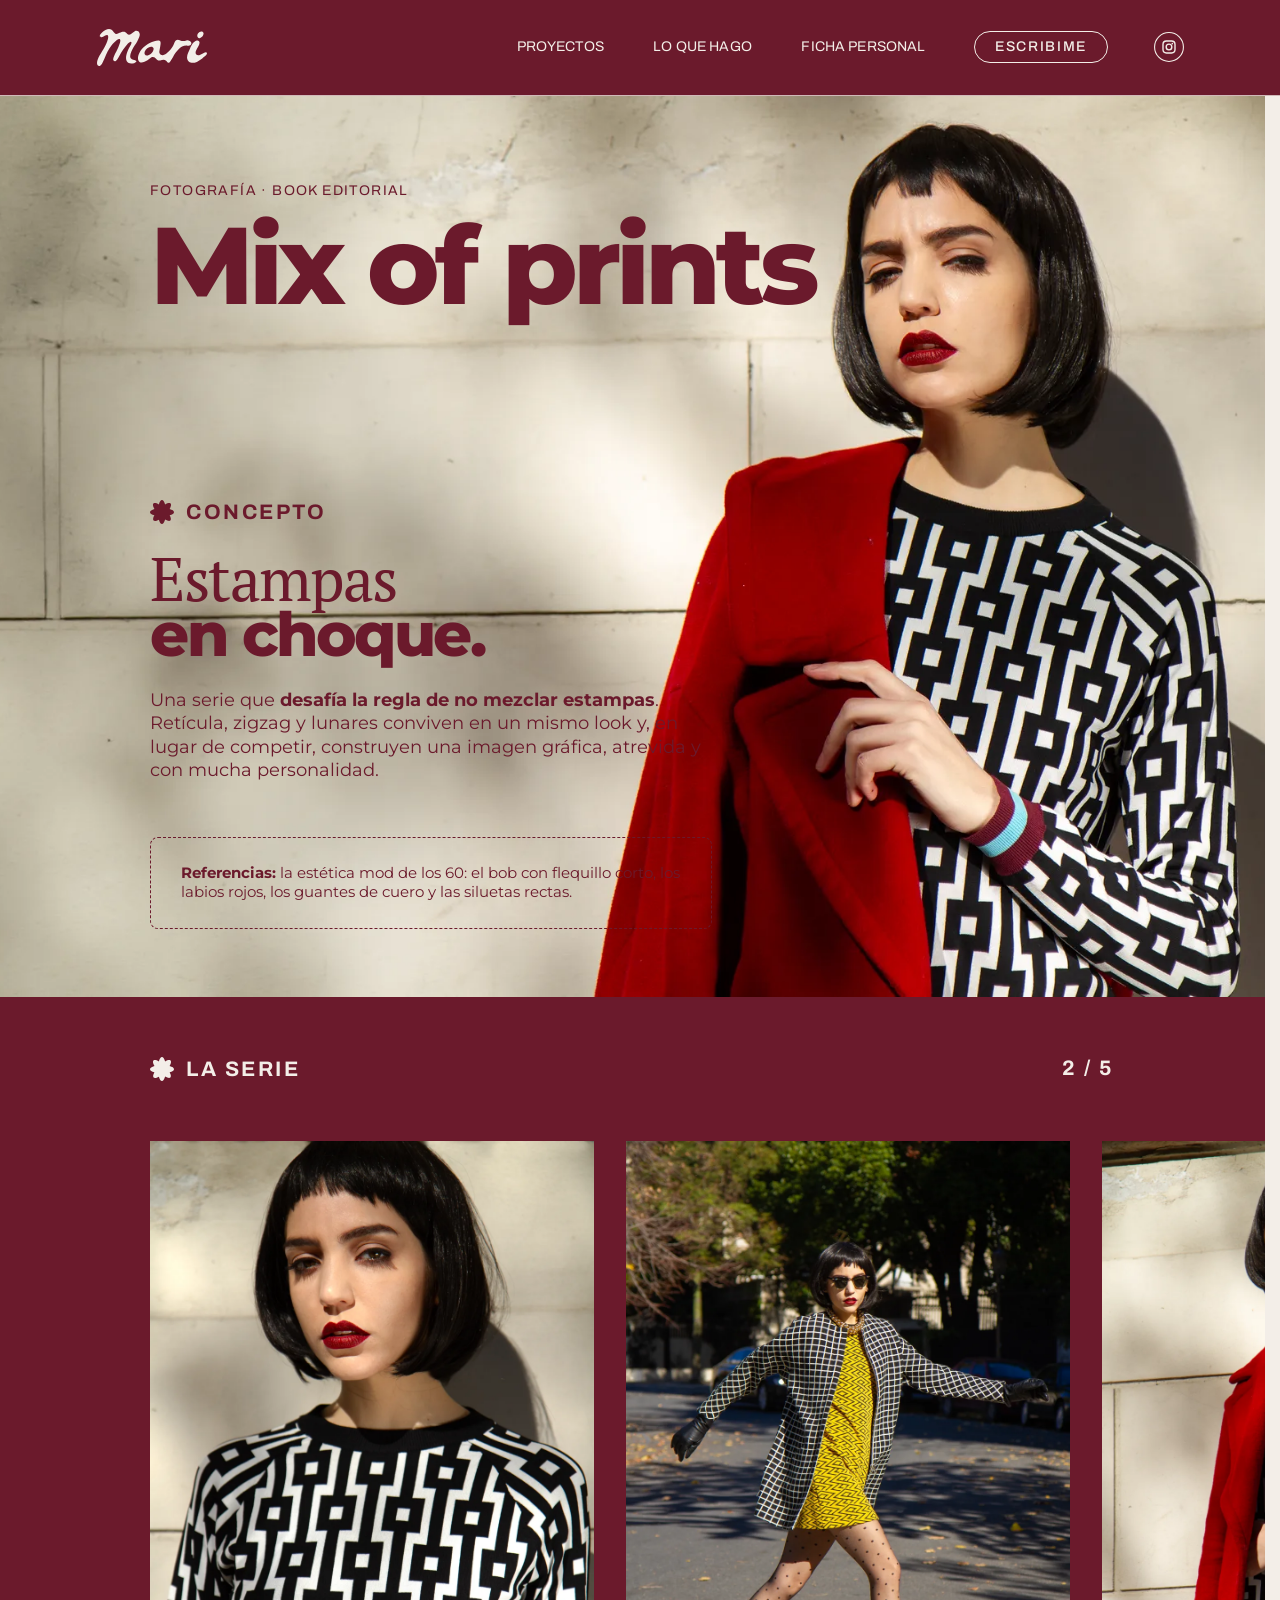
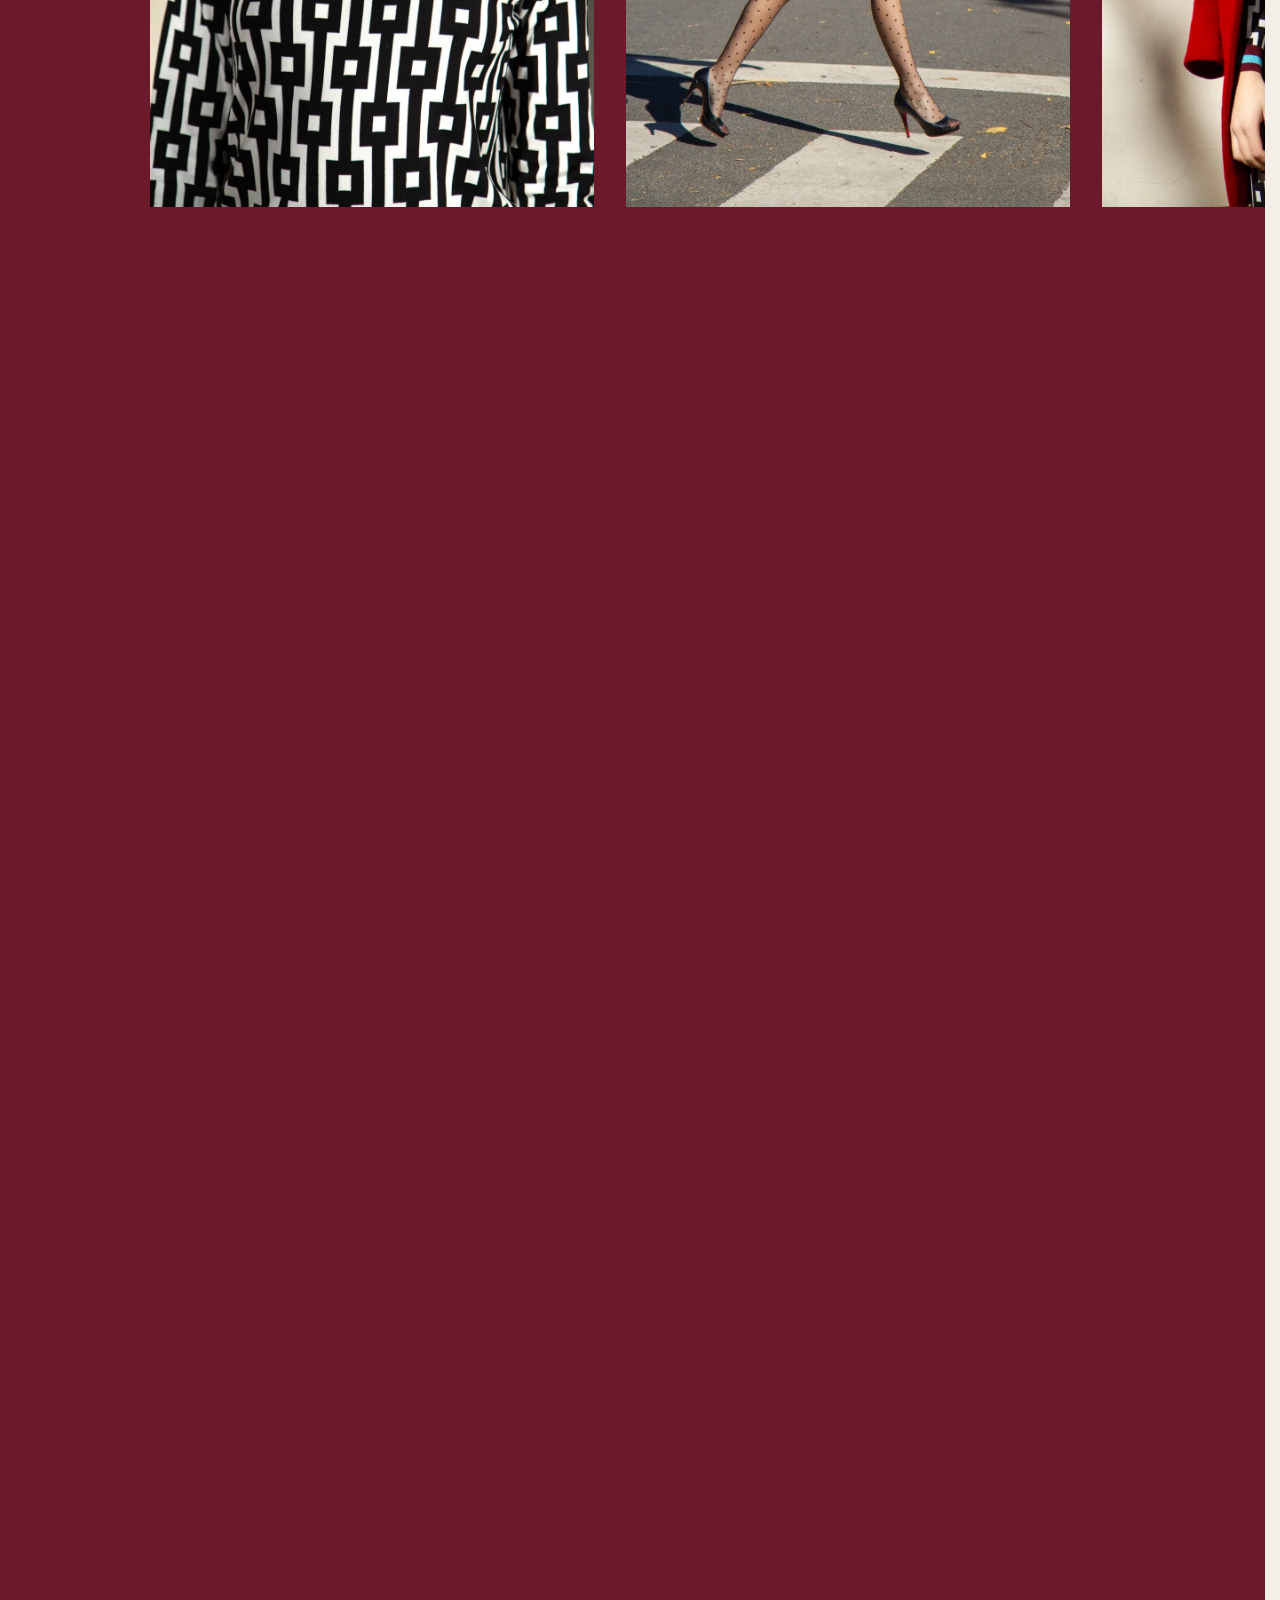
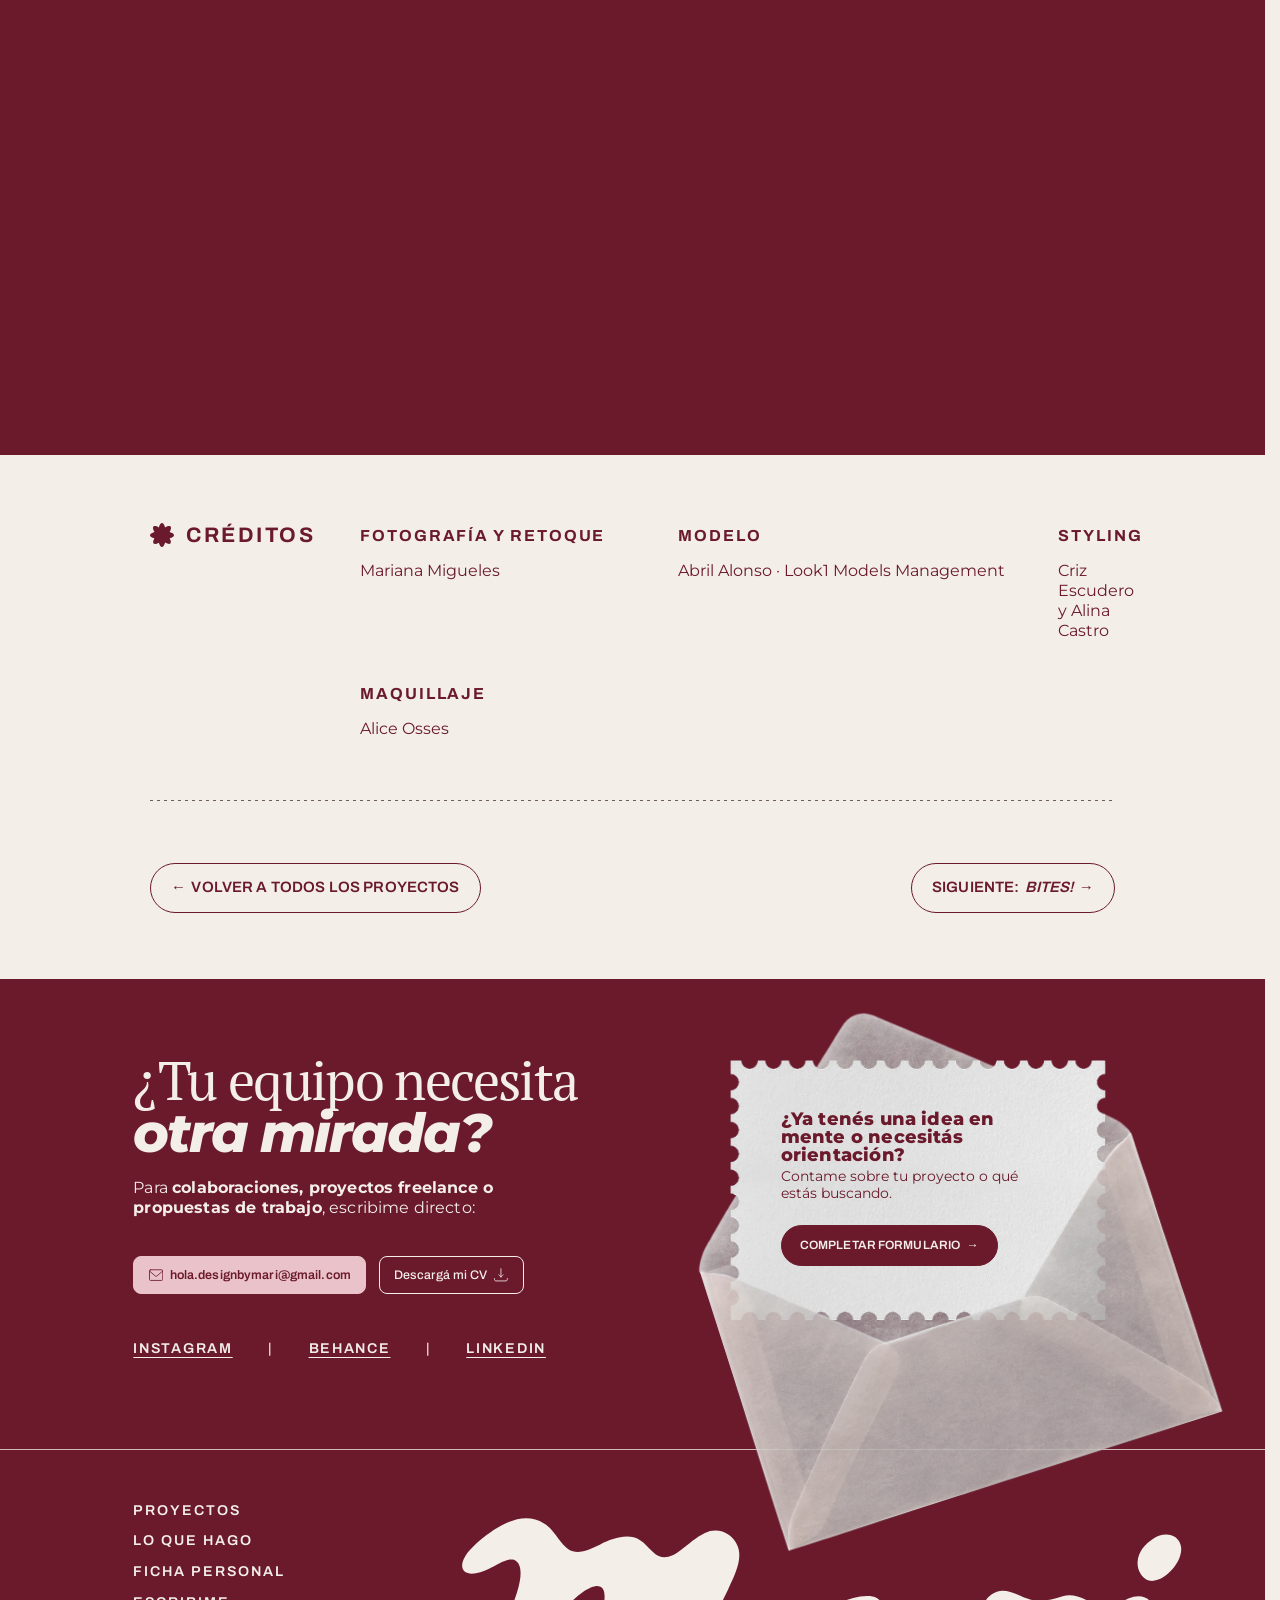
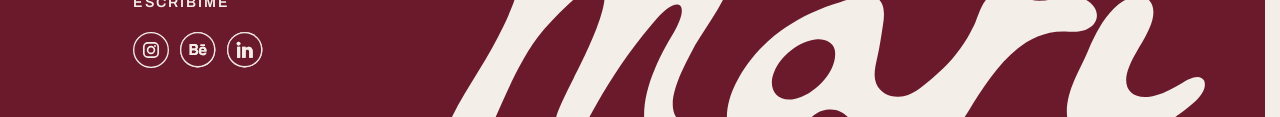
<file: proyectos/mix-of-prints.html>
<!DOCTYPE html>
<html lang="es-AR">
<head>
<meta charset="utf-8">
<meta name="viewport" content="width=device-width, initial-scale=1">
<title>Mix of prints · Mari</title>
<meta name="description" content="Mix of prints: fotografía · book editorial. Estampas en choque. Fotografía de Mariana Migueles (MARI).">
<meta name="author" content="Mariana Migueles">
<link rel="canonical" href="https://designbymari.com.ar/proyectos/mix-of-prints">
<meta property="og:type" content="article">
<meta property="og:locale" content="es_AR">
<meta property="og:site_name" content="MARI · Mariana Migueles">
<meta property="og:title" content="Mix of prints · Mari">
<meta property="og:description" content="Mix of prints: fotografía · book editorial. Estampas en choque. Fotografía de Mariana Migueles (MARI).">
<meta property="og:url" content="https://designbymari.com.ar/proyectos/mix-of-prints">
<script type="application/ld+json">
{
  "@context": "https://schema.org",
  "@graph": [
    {
      "@type": "Person",
      "@id": "https://designbymari.com.ar/#mariana-migueles",
      "name": "Mariana Migueles",
      "alternateName": "MARI",
      "url": "https://designbymari.com.ar",
      "jobTitle": "Diseñadora de Marcas y Fotógrafa",
      "address": {
        "@type": "PostalAddress",
        "addressLocality": "Buenos Aires",
        "addressCountry": "AR"
      },
      "sameAs": [
        "https://www.instagram.com/_designbymari",
        "https://www.behance.net/mariana-migueles",
        "https://www.linkedin.com/in/marianamigueles/"
      ]
    },
    {
      "@type": "WebSite",
      "@id": "https://designbymari.com.ar/#website",
      "url": "https://designbymari.com.ar",
      "name": "MARI",
      "alternateName": "Mariana Migueles",
      "inLanguage": "es-AR",
      "author": {
        "@id": "https://designbymari.com.ar/#mariana-migueles"
      },
      "publisher": {
        "@id": "https://designbymari.com.ar/#mariana-migueles"
      }
    }
  ]
}
</script>
<link rel="icon" href="../assets/svg/favicon.svg" type="image/svg+xml">
<link rel="icon" href="../assets/img/icons/favicon-32.png" type="image/png" sizes="32x32">
<link rel="apple-touch-icon" href="../assets/img/icons/apple-touch-icon.png">
<script>try{if(sessionStorage.getItem('mari-loaded')==='1')document.documentElement.classList.add('is-seen')}catch(e){}if(location.hash.length>1)document.documentElement.classList.add('is-jumping')</script>
<link rel="preload" href="../assets/fonts/montserrat-latin-400-normal.woff2" as="font" type="font/woff2" crossorigin>
<link rel="preload" href="../assets/fonts/montserrat-latin-800-normal.woff2" as="font" type="font/woff2" crossorigin>
<link rel="preload" href="../assets/fonts/pt-serif-latin-400-normal.woff2" as="font" type="font/woff2" crossorigin>
<link rel="preload" href="../assets/fonts/pt-serif-latin-700-italic.woff2" as="font" type="font/woff2" crossorigin>
<link rel="preload" href="../assets/fonts/archivo-latin-600-normal.woff2" as="font" type="font/woff2" crossorigin>
<link rel="preload" href="../assets/fonts/archivo-latin-400-normal.woff2" as="font" type="font/woff2" crossorigin>
<link rel="preload" href="../assets/fonts/archivo-latin-800-normal.woff2" as="font" type="font/woff2" crossorigin>
<link rel="stylesheet" href="../assets/css/fonts.css">
<link rel="stylesheet" href="../assets/css/main.css">
</head>
<body class="case case--foto">
<div class="loader" id="loader" aria-hidden="true"><svg class="loader__svg" viewBox="0 0 318 318"><g class="loader__txt"><path d="M61.0352 88.9258L64.703 84.6099C65.5796 83.5784 66.5514 82.8382 67.6185 82.3894C68.6843 81.9238 69.7591 81.7776 70.843 81.9507C71.9345 82.1148 72.9554 82.6005 73.9054 83.4079C74.8555 84.2153 75.4995 85.1444 75.8375 86.1952C76.1832 87.237 76.2168 88.3251 75.9383 89.4597C75.6584 90.5775 75.0801 91.6522 74.2036 92.6837L70.5358 96.9996L61.0352 88.9258ZM72.3062 91.2582C73.1136 90.3082 73.4932 89.3297 73.4452 88.3227C73.3958 87.299 72.9187 86.4027 72.0138 85.6338C71.109 84.8648 70.152 84.5424 69.1428 84.6664C68.1322 84.7738 67.2232 85.3024 66.4159 86.2525L64.7088 88.2612L70.5992 93.2669L72.3062 91.2582ZM74.57 77.7447L76.5816 75.828L83.1917 82.7656L81.1801 84.6822L74.57 77.7447ZM74.6543 75.8192C74.2847 76.1714 73.8814 76.3507 73.4445 76.3569C73.0076 76.3631 72.6377 76.2072 72.3346 75.8891C72.0315 75.5711 71.8937 75.194 71.921 74.7579C71.9484 74.3218 72.1469 73.9277 72.5165 73.5755C72.8862 73.2233 73.2853 73.0398 73.714 73.0249C74.1427 73.0101 74.5045 73.1574 74.7994 73.4669C75.1188 73.8022 75.269 74.1921 75.2498 74.6368C75.2225 75.0729 75.024 75.467 74.6543 75.8192ZM89.01 77.9182C88.3918 78.419 87.7277 78.8347 87.0175 79.1653C86.3 79.4868 85.6724 79.6742 85.135 79.7275L84.5991 77.5944C85.1032 77.5376 85.6466 77.3878 86.2293 77.145C86.8045 76.8931 87.3181 76.584 87.7703 76.2178C88.6838 75.4779 88.9574 74.8819 88.5912 74.4297C88.4193 74.2175 88.1714 74.1662 87.8476 74.2757C87.5237 74.3852 87.0772 74.6169 86.5082 74.9708C85.8245 75.3718 85.2356 75.673 84.7417 75.8744C84.2478 76.0759 83.7299 76.1439 83.188 76.0785C82.6553 76.0057 82.161 75.6879 81.7052 75.125C81.324 74.6545 81.1215 74.1309 81.0976 73.5543C81.0755 72.961 81.2406 72.3536 81.5929 71.7321C81.9544 71.1031 82.4904 70.5008 83.2009 69.9254C83.7268 69.4994 84.2968 69.1371 84.9106 68.8385C85.5263 68.5233 86.087 68.3289 86.5928 68.2554L87.1174 70.3746C86.1634 70.5361 85.2988 70.9308 84.5237 71.5586C84.0624 71.9323 83.7687 72.2771 83.6426 72.5931C83.5166 72.9091 83.5357 73.1687 83.7002 73.3717C83.887 73.6023 84.1424 73.6629 84.4662 73.5534C84.7901 73.4439 85.2579 73.2102 85.8695 72.8523C86.5607 72.4605 87.1487 72.1677 87.6334 71.9737C88.1106 71.7706 88.6155 71.7054 89.1482 71.7782C89.6809 71.851 90.1677 72.1596 90.6086 72.704C90.9823 73.1654 91.1765 73.6881 91.1911 74.2722C91.2058 74.8562 91.0277 75.4665 90.657 76.103C90.288 76.7227 89.739 77.3278 89.01 77.9182ZM100.538 63.79C100.557 63.8199 100.678 64.0391 100.899 64.4475L94.8076 68.3778C95.2392 68.8059 95.7529 69.0326 96.3487 69.058C96.9444 69.0834 97.5466 68.8997 98.1553 68.507C98.5743 68.2366 98.9049 67.9386 99.1469 67.6128C99.3924 67.2707 99.568 66.8748 99.6735 66.4251L101.785 66.9706C101.587 68.3279 100.759 69.4765 99.3025 70.4164C98.3946 71.0023 97.4787 71.3459 96.555 71.4473C95.6248 71.5388 94.7673 71.3926 93.9826 71.0086C93.1979 70.6247 92.548 70.0336 92.033 69.2354C91.5244 68.4472 91.2519 67.6197 91.2155 66.753C91.1826 65.8698 91.3777 65.0443 91.8009 64.2767C92.2277 63.4926 92.8451 62.8398 93.6533 62.3183C94.4415 61.8097 95.2644 61.5191 96.1218 61.4463C96.9792 61.3735 97.7936 61.5405 98.5648 61.9473C99.3395 62.3376 99.9973 62.9519 100.538 63.79ZM94.8078 64.0747C94.279 64.4159 93.9316 64.852 93.7655 65.3831C93.5995 65.9142 93.6439 66.4649 93.8989 67.0352L97.8649 64.4762C97.4567 64.0188 96.9765 63.7564 96.4242 63.6888C95.8654 63.6113 95.3266 63.7399 94.8078 64.0747ZM107.229 54.6646C108.297 54.146 109.312 54.0489 110.275 54.3734C111.248 54.6928 112.041 55.4827 112.653 56.7431L115.049 61.678L112.55 62.8916L110.34 58.3412C110.008 57.6576 109.612 57.2229 109.153 57.0369C108.688 56.8403 108.172 56.8795 107.606 57.1544C106.976 57.4604 106.57 57.9017 106.388 58.4785C106.2 59.0445 106.294 59.7121 106.667 60.4812L108.736 64.7431L106.237 65.9567L102.051 57.3367L104.439 56.1775L104.929 57.1869C105.084 56.663 105.36 56.1856 105.758 55.7548C106.151 55.3132 106.641 54.9499 107.229 54.6646ZM107.162 53.5486C106.873 53.6886 106.591 53.7597 106.315 53.7618C106.044 53.748 105.729 53.7098 105.368 53.6472C105.135 53.602 104.944 53.5759 104.796 53.5689C104.658 53.5566 104.535 53.5765 104.429 53.6283C104.204 53.7372 104.062 53.9055 104.001 54.1332C103.934 54.3501 103.966 54.6054 104.095 54.899L102.829 55.5136C102.503 54.7875 102.405 54.1358 102.534 53.5585C102.668 52.9652 103.013 52.5338 103.568 52.2641C103.846 52.1293 104.12 52.0687 104.391 52.0825C104.667 52.0804 104.993 52.1134 105.37 52.1815C105.603 52.2267 105.788 52.2554 105.926 52.2676C106.075 52.2747 106.202 52.2523 106.309 52.2004C106.523 52.0967 106.663 51.9363 106.729 51.7194C106.801 51.4865 106.777 51.234 106.658 50.9618L107.924 50.3472C108.24 51.0519 108.328 51.6955 108.188 52.278C108.059 52.8554 107.717 53.2789 107.162 53.5486ZM123.425 58.5736C122.47 58.8984 121.543 58.994 120.645 58.8604C119.754 58.7117 118.974 58.3559 118.306 57.7928C117.639 57.2298 117.152 56.4986 116.846 55.5992C116.54 54.6998 116.481 53.8233 116.667 52.9699C116.854 52.1164 117.256 51.3649 117.876 50.7153C118.503 50.0508 119.294 49.556 120.25 49.2312C121.205 48.9064 122.129 48.8183 123.019 48.967C123.906 49.1044 124.684 49.4547 125.352 50.0177C126.02 50.5808 126.507 51.312 126.812 52.2114C127.118 53.1107 127.178 53.9872 126.991 54.8407C126.805 55.6942 126.404 56.4513 125.788 57.1121C125.169 57.7616 124.381 58.2488 123.425 58.5736ZM122.692 56.4151C123.366 56.1858 123.841 55.7737 124.115 55.1788C124.397 54.5688 124.408 53.8815 124.148 53.1171C123.888 52.3526 123.462 51.82 122.871 51.5194C122.287 51.2037 121.658 51.1604 120.983 51.3897C120.309 51.619 119.831 52.0387 119.549 52.6486C119.263 53.2474 119.251 53.929 119.51 54.6935C119.77 55.4579 120.198 55.9961 120.793 56.308C121.384 56.6087 122.017 56.6444 122.692 56.4151ZM146.256 39.7364L148.141 52.8172L145.514 53.1956L145.357 52.1026C144.794 53.0235 143.866 53.5771 142.573 53.7633C141.68 53.892 140.84 53.809 140.054 53.5144C139.279 53.2181 138.633 52.7293 138.115 52.0482C137.597 51.367 137.268 50.5387 137.127 49.5632C136.986 48.5877 137.069 47.7001 137.373 46.9005C137.678 46.1008 138.16 45.4495 138.819 44.9466C139.49 44.4421 140.273 44.1254 141.166 43.9968C142.376 43.8224 143.377 44.068 144.169 44.7338L143.506 40.1326L146.256 39.7364ZM142.724 51.4382C143.417 51.3383 143.959 51.0203 144.35 50.4842C144.739 49.9363 144.876 49.2627 144.76 48.4635C144.645 47.6644 144.325 47.0627 143.799 46.6586C143.271 46.2428 142.66 46.0848 141.967 46.1847C141.262 46.2863 140.715 46.6111 140.326 47.1589C139.935 47.6951 139.797 48.3628 139.912 49.1619C140.028 49.9611 140.349 50.5686 140.877 50.9845C141.403 51.3886 142.018 51.5398 142.724 51.4382ZM161.732 47.3936C161.733 47.4292 161.721 47.6789 161.695 48.1426L154.448 48.3008C154.592 48.8916 154.91 49.3537 155.405 49.6874C155.899 50.021 156.508 50.1799 157.232 50.1641C157.731 50.1532 158.169 50.0724 158.545 49.9217C158.934 49.7588 159.291 49.5135 159.616 49.1857L161.129 50.7561C160.249 51.8086 158.943 52.3537 157.21 52.3916C156.129 52.4151 155.169 52.2282 154.329 51.8309C153.489 51.4217 152.835 50.848 152.367 50.11C151.9 49.3719 151.656 48.5281 151.635 47.5784C151.615 46.6405 151.816 45.7929 152.239 45.0354C152.673 44.2658 153.272 43.6648 154.034 43.2325C154.809 42.788 155.677 42.5553 156.638 42.5343C157.576 42.5138 158.429 42.6971 159.198 43.0841C159.966 43.4712 160.573 44.0399 161.017 44.7904C161.472 45.5287 161.711 46.3964 161.732 47.3936ZM156.702 44.6351C156.073 44.6489 155.548 44.8385 155.129 45.2039C154.709 45.5694 154.458 46.0618 154.377 46.6812L159.096 46.5782C158.988 45.9748 158.716 45.4997 158.281 45.1529C157.845 44.7943 157.319 44.6216 156.702 44.6351ZM186.103 45.4615C187.282 45.683 188.15 46.2085 188.707 47.0381C189.278 47.8582 189.433 48.9626 189.172 50.3513L188.159 55.7428L185.428 55.2296L186.362 50.2583C186.502 49.5114 186.449 48.9275 186.202 48.5065C185.969 48.0761 185.566 47.8071 184.994 47.6997C184.352 47.5791 183.805 47.6937 183.353 48.0437C182.903 48.382 182.601 48.9595 182.447 49.7764L181.559 54.5027L178.829 53.9896L179.763 49.0183C180.041 47.5362 179.585 46.6833 178.395 46.4596C177.765 46.3412 177.223 46.457 176.771 46.807C176.321 47.1452 176.019 47.7228 175.866 48.5397L174.977 53.266L172.247 52.7529L174.016 43.3353L176.625 43.8254L176.421 44.9107C176.845 44.5797 177.328 44.3563 177.869 44.2405C178.422 44.127 179.002 44.1272 179.609 44.2412C180.274 44.3662 180.85 44.6133 181.337 44.9826C181.825 45.3402 182.186 45.8006 182.418 46.3638C182.895 45.9461 183.451 45.6578 184.085 45.499C184.73 45.3424 185.403 45.3299 186.103 45.4615ZM199.107 48.7786C200.51 49.2634 201.471 49.9724 201.99 50.9056C202.513 51.8276 202.542 52.962 202.077 54.3088L200.291 59.4769L197.833 58.6276L198.223 57.4997C197.438 58.1707 196.372 58.2736 195.026 57.8082C194.33 57.5677 193.764 57.2405 193.33 56.8264C192.906 56.4162 192.631 55.9569 192.505 55.4486C192.38 54.9403 192.408 54.4224 192.59 53.8949C192.881 53.0532 193.424 52.4996 194.219 52.2342C195.026 51.9727 196.091 52.0707 197.415 52.5284L199.503 53.2497C199.701 52.6774 199.678 52.1796 199.435 51.7563C199.195 51.3218 198.728 50.9844 198.032 50.7439C197.549 50.5772 197.045 50.4909 196.52 50.4851C196.009 50.472 195.547 50.5383 195.132 50.684L194.823 48.5232C195.437 48.346 196.12 48.2802 196.87 48.326C197.632 48.3757 198.377 48.5266 199.107 48.7786ZM196.293 56.2675C196.742 56.4226 197.175 56.4593 197.593 56.3775C198.014 56.2845 198.368 56.0612 198.654 55.7075L198.973 54.7817L197.172 54.1592C196.095 53.7869 195.434 53.9542 195.19 54.6613C195.073 54.998 195.109 55.3119 195.298 55.6031C195.501 55.887 195.833 56.1084 196.293 56.2675ZM210.2 54.5675C210.697 54.2872 211.248 54.1566 211.854 54.1759C212.471 54.2002 213.114 54.3671 213.781 54.6767L212.703 57.0037C212.433 56.8523 212.249 56.7541 212.152 56.7092C211.43 56.3746 210.77 56.3171 210.171 56.5366C209.577 56.7455 209.092 57.2539 208.718 58.0618L206.815 62.1663L204.294 60.9977L208.324 52.304L210.732 53.4202L210.2 54.5675ZM216.595 67.4693C215.714 66.9546 215.023 66.3113 214.525 65.5395C214.043 64.7633 213.791 63.9355 213.768 63.056C213.755 62.1824 213.988 61.3355 214.467 60.515C214.946 59.6945 215.569 59.075 216.335 58.6563C217.112 58.2436 217.954 58.0612 218.861 58.1092C219.784 58.1529 220.687 58.4321 221.569 58.9468C222.44 59.4555 223.092 60.0829 223.522 60.8292C223.969 61.5711 224.144 62.3673 224.046 63.2178L221.601 63.1315C221.613 62.1212 221.214 61.3797 220.404 60.9069C219.779 60.5419 219.141 60.4448 218.491 60.6156C217.842 60.7865 217.311 61.2257 216.898 61.9333C216.485 62.641 216.364 63.3196 216.534 63.9692C216.705 64.6188 217.104 65.1262 217.729 65.4912C218.55 65.97 219.391 65.9526 220.255 65.439L221.524 67.5405C220.843 68.0234 220.067 68.2579 219.195 68.2441C218.334 68.2362 217.467 67.978 216.595 67.4693ZM232.118 65.8389C233.308 66.7255 234.01 67.6921 234.222 68.7387C234.442 69.7758 234.126 70.8657 233.275 72.0085L230.009 76.3938L227.923 74.8404L228.636 73.8834C227.685 74.2855 226.638 74.061 225.495 73.2099C224.905 72.7701 224.465 72.2871 224.176 71.7609C223.896 71.2417 223.774 70.7208 223.807 70.1983C223.841 69.6757 224.025 69.1906 224.358 68.743C224.89 68.0288 225.575 67.6656 226.414 67.6533C227.261 67.6481 228.247 68.064 229.371 68.9009L231.142 70.2202C231.504 69.7345 231.633 69.2532 231.529 68.7762C231.433 68.2897 231.089 67.8265 230.499 67.3868C230.089 67.0818 229.635 66.847 229.136 66.6824C228.653 66.5154 228.192 66.4386 227.753 66.4519L228.112 64.2991C228.751 64.316 229.421 64.4598 230.123 64.7306C230.834 65.0085 231.499 65.3779 232.118 65.8389ZM227.169 72.125C227.55 72.4087 227.952 72.5748 228.375 72.6232C228.805 72.6622 229.21 72.5563 229.589 72.3057L230.174 71.5201L228.646 70.3817C227.731 69.7008 227.051 69.6603 226.604 70.2602C226.391 70.5459 226.33 70.856 226.422 71.1906C226.53 71.5227 226.779 71.8341 227.169 72.125ZM235.626 81.3569C235.043 80.8161 234.537 80.2176 234.109 79.5617C233.689 78.897 233.414 78.3024 233.285 77.778L235.321 76.9447C235.449 77.4356 235.674 77.9522 235.997 78.4945C236.328 79.0281 236.707 79.4927 237.134 79.8883C237.996 80.6875 238.625 80.8737 239.02 80.447C239.206 80.2467 239.221 79.9941 239.067 79.689C238.913 79.384 238.62 78.975 238.189 78.4619C237.695 77.8421 237.313 77.302 237.043 76.8417C236.774 76.3813 236.633 75.8783 236.621 75.3326C236.617 74.795 236.862 74.2606 237.354 73.7295C237.766 73.2853 238.255 73.0105 238.823 72.905C239.407 72.7989 240.032 72.8761 240.697 73.1366C241.371 73.4051 242.043 73.8502 242.714 74.4718C243.21 74.9319 243.649 75.4446 244.032 76.0099C244.432 76.5745 244.704 77.102 244.848 77.5922L242.825 78.4124C242.53 77.491 242.016 76.6912 241.285 76.0131C240.849 75.6095 240.466 75.3677 240.136 75.2878C239.805 75.2079 239.551 75.2637 239.373 75.4553C239.171 75.673 239.148 75.9344 239.302 76.2394C239.456 76.5444 239.754 76.9743 240.195 77.5289C240.681 78.1575 241.054 78.6979 241.315 79.1502C241.584 79.5937 241.72 80.0843 241.724 80.6219C241.727 81.1595 241.491 81.6852 241.015 82.199C240.611 82.6344 240.121 82.9008 239.545 82.9982C238.969 83.0957 238.34 83.0061 237.657 82.7294C236.991 82.4522 236.314 81.9946 235.626 81.3569ZM249.513 90.8696C249.198 90.4831 249.06 90.0597 249.098 89.5994C249.144 89.1484 249.37 88.7578 249.775 88.4276C250.18 88.0975 250.603 87.9592 251.045 88.0126C251.496 88.0585 251.883 88.2793 252.205 88.6751C252.528 89.0708 252.666 89.4942 252.62 89.9453C252.584 90.3889 252.363 90.7757 251.958 91.1058C251.553 91.436 251.125 91.5781 250.674 91.5321C250.223 91.4862 249.836 91.2654 249.513 90.8696ZM264.73 100.576L261.888 102.244L264.808 107.221L262.811 108.393L259.89 103.415L255.973 105.714L254.513 103.225L265.267 96.9161L270.034 105.043L268.037 106.215L264.73 100.576ZM262.527 118.481C262.119 117.558 261.942 116.643 261.995 115.737C262.064 114.836 262.35 114.029 262.852 113.313C263.353 112.598 264.038 112.048 264.907 111.664C265.776 111.28 266.644 111.143 267.51 111.253C268.377 111.363 269.161 111.698 269.863 112.258C270.581 112.823 271.143 113.568 271.552 114.491C271.96 115.414 272.129 116.326 272.06 117.226C272.002 118.122 271.722 118.927 271.22 119.642C270.718 120.358 270.033 120.907 269.164 121.291C268.296 121.676 267.428 121.813 266.561 121.703C265.695 121.592 264.905 121.26 264.192 120.705C263.49 120.146 262.935 119.404 262.527 118.481ZM264.612 117.559C264.9 118.211 265.353 118.647 265.97 118.868C266.602 119.094 267.288 119.044 268.026 118.718C268.765 118.391 269.257 117.92 269.505 117.304C269.767 116.695 269.755 116.064 269.467 115.413C269.178 114.761 268.718 114.322 268.086 114.095C267.464 113.864 266.784 113.912 266.045 114.238C265.307 114.565 264.809 115.038 264.551 115.658C264.304 116.274 264.324 116.908 264.612 117.559ZM268.451 132.341C268.175 132.142 267.925 131.867 267.7 131.515C267.49 131.171 267.318 130.79 267.183 130.372C266.835 129.286 266.842 128.355 267.204 127.578C267.57 126.813 268.29 126.258 269.364 125.913L273.112 124.712L272.661 123.304L274.697 122.651L275.148 124.059L277.37 123.347L278.218 125.993L275.996 126.705L276.725 128.978L274.689 129.63L273.961 127.358L270.246 128.548C269.862 128.671 269.593 128.864 269.44 129.125C269.301 129.394 269.29 129.709 269.406 130.071C269.54 130.489 269.768 130.809 270.088 131.03L268.451 132.341ZM269.645 139.897C269.432 138.911 269.442 137.979 269.677 137.102C269.926 136.234 270.369 135.5 271.004 134.9C271.64 134.301 272.421 133.901 273.35 133.699C274.278 133.498 275.156 133.539 275.982 133.821C276.809 134.103 277.51 134.589 278.085 135.279C278.673 135.977 279.075 136.82 279.289 137.806C279.503 138.792 279.485 139.72 279.236 140.588C278.998 141.453 278.562 142.186 277.926 142.785C277.291 143.385 276.509 143.785 275.581 143.987C274.652 144.188 273.775 144.147 272.948 143.865C272.121 143.582 271.415 143.098 270.828 142.411C270.254 141.721 269.859 140.884 269.645 139.897ZM271.873 139.414C272.024 140.11 272.38 140.629 272.94 140.969C273.514 141.318 274.195 141.407 274.984 141.236C275.773 141.065 276.351 140.703 276.717 140.15C277.097 139.606 277.212 138.985 277.061 138.289C276.91 137.593 276.547 137.07 275.973 136.721C275.411 136.369 274.735 136.278 273.946 136.45C273.157 136.621 272.574 136.984 272.196 137.54C271.83 138.093 271.722 138.718 271.873 139.414ZM281.895 157.606L273.945 158.286C272.194 158.436 270.853 158.092 269.924 157.254C268.994 156.415 268.454 155.121 268.304 153.37C268.225 152.447 268.263 151.562 268.417 150.715C268.571 149.867 268.837 149.153 269.217 148.573L271.298 149.503C271.002 149.933 270.785 150.464 270.648 151.096C270.5 151.728 270.452 152.352 270.504 152.967C270.586 153.925 270.865 154.611 271.342 155.023C271.807 155.448 272.478 155.623 273.353 155.548L273.761 155.513C272.907 154.859 272.424 153.887 272.314 152.598C272.239 151.722 272.36 150.902 272.675 150.136C273.004 149.381 273.499 148.76 274.161 148.275C274.822 147.789 275.609 147.507 276.52 147.429C277.431 147.351 278.253 147.495 278.988 147.862C279.722 148.228 280.31 148.756 280.75 149.445C281.203 150.145 281.467 150.933 281.542 151.808C281.661 153.192 281.295 154.284 280.446 155.084L281.67 154.979L281.895 157.606ZM274.633 152.954C274.695 153.687 274.959 154.266 275.425 154.691C275.903 155.127 276.491 155.315 277.189 155.255C277.887 155.196 278.429 154.911 278.814 154.401C279.213 153.902 279.38 153.286 279.318 152.553C279.255 151.819 278.984 151.235 278.506 150.799C278.04 150.362 277.458 150.173 276.759 150.233C276.061 150.293 275.514 150.578 275.117 151.089C274.731 151.598 274.57 152.22 274.633 152.954ZM280.873 165.534C281.332 165.873 281.676 166.323 281.906 166.884C282.136 167.457 282.246 168.112 282.236 168.848L279.671 168.813C279.699 168.505 279.714 168.297 279.715 168.191C279.726 167.395 279.509 166.769 279.064 166.311C278.631 165.854 277.969 165.62 277.078 165.608L272.555 165.546L272.592 162.768L282.174 162.898L282.138 165.552L280.873 165.534ZM281.555 177.038C281.386 178.512 280.901 179.604 280.102 180.313C279.315 181.023 278.214 181.296 276.799 181.133L271.366 180.508L271.664 177.924L272.85 178.061C272.025 177.44 271.694 176.422 271.857 175.006C271.941 174.275 272.138 173.652 272.448 173.138C272.757 172.636 273.146 172.268 273.615 172.035C274.084 171.802 274.596 171.718 275.151 171.782C276.035 171.884 276.693 172.294 277.124 173.013C277.554 173.744 277.689 174.805 277.529 176.197L277.276 178.391C277.877 178.461 278.358 178.331 278.719 178.002C279.092 177.674 279.32 177.145 279.404 176.413C279.463 175.906 279.438 175.395 279.33 174.881C279.232 174.379 279.067 173.942 278.835 173.569L280.878 172.8C281.184 173.361 281.396 174.013 281.513 174.756C281.63 175.51 281.644 176.271 281.555 177.038ZM273.635 175.91C273.581 176.382 273.639 176.813 273.809 177.203C273.991 177.595 274.285 177.891 274.692 178.094L275.666 178.206L275.884 176.313C276.014 175.18 275.708 174.571 274.965 174.486C274.611 174.445 274.312 174.548 274.068 174.795C273.835 175.055 273.691 175.427 273.635 175.91ZM279.258 189.712L278.736 192.114L276.647 191.66L277.154 189.328L270.088 187.792L270.678 185.077L277.745 186.613L278.059 185.168L280.147 185.622L279.833 187.067L280.251 187.158C281.318 187.39 282.097 187.887 282.588 188.65C283.076 189.424 283.195 190.386 282.945 191.535C282.857 191.941 282.727 192.314 282.556 192.653C282.394 193.007 282.205 193.288 281.99 193.496L280.178 192.355C280.467 192.09 280.657 191.748 280.747 191.33C280.926 190.506 280.563 189.996 279.658 189.799L279.258 189.712ZM277.677 197.362L276.87 200.021L267.7 197.239L268.507 194.58L277.677 197.362ZM280.676 200.543L279.808 203.406L278.289 199.577L278.92 197.497L280.676 200.543ZM273.922 208.576C273.37 209.954 272.615 210.88 271.658 211.354C270.712 211.832 269.578 211.806 268.255 211.276L263.179 209.243L264.146 206.829L265.253 207.273C264.621 206.457 264.57 205.387 265.099 204.065C265.373 203.381 265.727 202.832 266.162 202.418C266.592 202.015 267.064 201.762 267.578 201.661C268.091 201.56 268.607 201.613 269.125 201.82C269.952 202.151 270.479 202.721 270.706 203.528C270.928 204.346 270.779 205.405 270.258 206.706L269.437 208.756C269.999 208.981 270.497 208.983 270.932 208.76C271.377 208.542 271.737 208.091 272.011 207.408C272.2 206.934 272.311 206.435 272.342 205.91C272.38 205.4 272.336 204.935 272.21 204.514L274.383 204.31C274.531 204.932 274.564 205.616 274.482 206.364C274.395 207.122 274.209 207.86 273.922 208.576ZM266.577 205.405C266.401 205.846 266.343 206.277 266.405 206.698C266.477 207.123 266.683 207.487 267.023 207.789L267.932 208.154L268.641 206.384C269.064 205.326 268.929 204.658 268.235 204.38C267.904 204.248 267.589 204.268 267.289 204.442C266.995 204.632 266.758 204.953 266.577 205.405ZM260.434 222.11C260.689 221.681 261.039 221.405 261.484 221.283C261.923 221.171 262.368 221.248 262.817 221.514C263.266 221.781 263.542 222.131 263.644 222.564C263.756 223.003 263.682 223.442 263.422 223.882C263.161 224.321 262.811 224.596 262.372 224.709C261.943 224.827 261.504 224.753 261.054 224.486C260.605 224.22 260.324 223.867 260.212 223.428C260.1 222.988 260.174 222.549 260.434 222.11ZM260.126 239.072L256.489 243.414C255.62 244.452 254.653 245.198 253.589 245.655C252.527 246.128 251.453 246.282 250.368 246.116C249.275 245.96 248.251 245.481 247.295 244.68C246.339 243.88 245.689 242.955 245.343 241.907C244.99 240.867 244.949 239.779 245.22 238.643C245.492 237.523 246.063 236.445 246.932 235.407L250.569 231.065L260.126 239.072ZM248.839 236.819C248.039 237.775 247.666 238.756 247.721 239.762C247.777 240.786 248.261 241.679 249.171 242.441C250.081 243.204 251.04 243.52 252.049 243.389C253.059 243.274 253.964 242.739 254.765 241.783L256.457 239.763L250.532 234.798L248.839 236.819ZM246.704 250.323L244.713 252.261L238.027 245.397L240.017 243.459L246.704 250.323ZM246.641 252.249C247.006 251.893 247.408 251.709 247.844 251.698C248.281 251.687 248.653 251.839 248.959 252.153C249.266 252.468 249.408 252.844 249.385 253.28C249.363 253.716 249.169 254.113 248.803 254.469C248.437 254.825 248.04 255.013 247.612 255.033C247.183 255.052 246.82 254.909 246.522 254.603C246.198 254.271 246.044 253.883 246.058 253.438C246.081 253.001 246.275 252.605 246.641 252.249ZM232.248 250.289C232.863 249.785 233.525 249.366 234.233 249.031C234.949 248.706 235.575 248.515 236.113 248.458L236.66 250.588C236.157 250.648 235.614 250.801 235.033 251.047C234.459 251.302 233.947 251.614 233.497 251.983C232.588 252.728 232.318 253.325 232.686 253.775C232.859 253.987 233.108 254.037 233.431 253.925C233.754 253.814 234.199 253.58 234.766 253.223C235.448 252.818 236.035 252.513 236.528 252.309C237.02 252.105 237.538 252.034 238.08 252.096C238.613 252.166 239.109 252.481 239.568 253.041C239.952 253.51 240.158 254.032 240.185 254.608C240.21 255.202 240.049 255.81 239.7 256.433C239.342 257.064 238.809 257.67 238.102 258.249C237.579 258.678 237.011 259.044 236.399 259.346C235.785 259.664 235.225 259.862 234.72 259.938L234.183 257.822C235.136 257.655 235.999 257.256 236.77 256.624C237.229 256.247 237.521 255.901 237.645 255.584C237.77 255.267 237.749 255.008 237.583 254.806C237.395 254.576 237.14 254.517 236.816 254.628C236.493 254.74 236.027 254.976 235.417 255.337C234.728 255.733 234.142 256.029 233.658 256.226C233.182 256.432 232.677 256.5 232.144 256.43C231.611 256.36 231.123 256.054 230.679 255.513C230.302 255.053 230.105 254.532 230.087 253.948C230.069 253.364 230.244 252.753 230.611 252.114C230.977 251.492 231.522 250.884 232.248 250.289ZM220.793 264.479C220.773 264.449 220.652 264.231 220.429 263.823L226.5 259.863C226.067 259.437 225.552 259.213 224.956 259.19C224.36 259.168 223.759 259.354 223.152 259.75C222.734 260.023 222.405 260.322 222.165 260.649C221.921 260.993 221.747 261.389 221.644 261.84L219.53 261.305C219.722 259.946 220.543 258.794 221.995 257.846C222.9 257.256 223.814 256.908 224.738 256.802C225.667 256.706 226.526 256.848 227.312 257.228C228.099 257.608 228.752 258.195 229.271 258.991C229.783 259.777 230.06 260.603 230.101 261.469C230.138 262.352 229.947 263.179 229.527 263.949C229.105 264.735 228.49 265.391 227.685 265.916C226.899 266.429 226.078 266.724 225.221 266.801C224.364 266.878 223.549 266.715 222.775 266.312C221.999 265.925 221.338 265.314 220.793 264.479ZM226.522 264.166C227.049 263.822 227.394 263.384 227.557 262.852C227.721 262.32 227.674 261.77 227.416 261.201L223.463 263.779C223.873 264.235 224.355 264.495 224.907 264.56C225.466 264.634 226.005 264.503 226.522 264.166ZM214.181 273.643C213.117 274.17 212.102 274.275 211.137 273.958C210.161 273.646 209.362 272.862 208.741 271.607L206.306 266.69L208.797 265.457L211.041 269.991C211.378 270.672 211.778 271.103 212.239 271.286C212.705 271.479 213.221 271.436 213.785 271.156C214.412 270.845 214.815 270.401 214.993 269.823C215.175 269.255 215.077 268.588 214.698 267.822L212.595 263.576L215.085 262.344L219.337 270.931L216.959 272.109L216.461 271.103C216.31 271.628 216.038 272.108 215.643 272.542C215.254 272.986 214.766 273.353 214.181 273.643ZM214.256 274.758C214.544 274.616 214.826 274.543 215.102 274.539C215.372 274.55 215.688 274.586 216.049 274.646C216.283 274.689 216.474 274.714 216.622 274.72C216.76 274.731 216.883 274.71 216.989 274.658C217.212 274.547 217.354 274.378 217.413 274.149C217.478 273.932 217.444 273.677 217.313 273.384L218.574 272.76C218.905 273.484 219.009 274.134 218.885 274.713C218.755 275.307 218.413 275.741 217.86 276.015C217.583 276.152 217.31 276.215 217.039 276.203C216.763 276.207 216.436 276.177 216.059 276.112C215.826 276.068 215.64 276.041 215.502 276.03C215.353 276.024 215.226 276.047 215.119 276.1C214.907 276.205 214.768 276.367 214.703 276.584C214.633 276.818 214.659 277.07 214.78 277.341L213.519 277.966C213.198 277.263 213.105 276.621 213.24 276.037C213.364 275.459 213.703 275.032 214.256 274.758ZM197.951 269.845C198.905 269.516 199.831 269.415 200.73 269.544C201.622 269.688 202.403 270.04 203.074 270.599C203.745 271.159 204.236 271.887 204.546 272.785C204.857 273.683 204.921 274.559 204.739 275.413C204.557 276.268 204.158 277.021 203.542 277.674C202.919 278.342 202.13 278.841 201.176 279.171C200.222 279.501 199.3 279.594 198.408 279.45C197.52 279.317 196.741 278.971 196.07 278.411C195.399 277.852 194.909 277.123 194.598 276.225C194.288 275.328 194.223 274.452 194.405 273.597C194.587 272.743 194.984 271.983 195.596 271.319C196.212 270.667 196.997 270.175 197.951 269.845ZM198.696 272C198.023 272.233 197.551 272.647 197.28 273.244C197.001 273.855 196.994 274.543 197.258 275.306C197.522 276.069 197.95 276.599 198.543 276.897C199.128 277.209 199.758 277.249 200.431 277.016C201.104 276.783 201.58 276.361 201.859 275.75C202.141 275.15 202.151 274.468 201.887 273.705C201.623 272.942 201.192 272.406 200.596 272.097C200.003 271.799 199.37 271.767 198.696 272ZM175.246 288.834L173.275 275.766L175.9 275.37L176.064 276.462C176.621 275.538 177.546 274.978 178.837 274.783C179.73 274.649 180.57 274.726 181.358 275.016C182.134 275.307 182.784 275.791 183.306 276.469C183.829 277.147 184.163 277.973 184.31 278.948C184.457 279.922 184.381 280.81 184.082 281.612C183.782 282.414 183.304 283.068 182.648 283.575C181.981 284.084 181.201 284.406 180.308 284.54C179.099 284.723 178.096 284.484 177.3 283.823L177.993 288.42L175.246 288.834ZM178.702 277.109C178.009 277.214 177.469 277.535 177.082 278.074C176.696 278.624 176.564 279.299 176.684 280.097C176.805 280.896 177.129 281.495 177.658 281.896C178.188 282.308 178.8 282.462 179.493 282.358C180.197 282.251 180.742 281.923 181.128 281.373C181.515 280.834 181.648 280.165 181.528 279.367C181.407 278.569 181.082 277.963 180.551 277.551C180.023 277.15 179.406 277.003 178.702 277.109ZM159.726 281.289C159.725 281.253 159.736 281.003 159.758 280.539L167.004 280.326C166.856 279.737 166.533 279.277 166.037 278.947C165.54 278.617 164.929 278.463 164.205 278.484C163.707 278.499 163.27 278.583 162.894 278.737C162.507 278.902 162.152 279.15 161.829 279.481L160.304 277.922C161.176 276.863 162.478 276.308 164.211 276.257C165.291 276.225 166.253 276.405 167.096 276.796C167.939 277.199 168.598 277.767 169.07 278.502C169.543 279.236 169.794 280.078 169.822 281.028C169.849 281.965 169.655 282.815 169.237 283.575C168.809 284.348 168.215 284.954 167.455 285.392C166.685 285.842 165.818 286.081 164.857 286.109C163.919 286.137 163.065 285.96 162.293 285.579C161.522 285.198 160.911 284.633 160.462 283.886C160.001 283.152 159.755 282.286 159.726 281.289ZM164.778 284.009C165.407 283.991 165.93 283.797 166.346 283.428C166.763 283.06 167.01 282.566 167.087 281.946L162.369 282.084C162.482 282.687 162.757 283.16 163.195 283.503C163.633 283.859 164.16 284.027 164.778 284.009ZM135.37 283.387C134.19 283.174 133.318 282.655 132.755 281.829C132.179 281.013 132.016 279.91 132.267 278.519L133.24 273.121L135.975 273.614L135.077 278.592C134.942 279.34 135 279.923 135.25 280.342C135.486 280.771 135.891 281.037 136.463 281.14C137.106 281.256 137.652 281.138 138.102 280.785C138.55 280.443 138.847 279.863 138.995 279.045L139.848 274.313L142.583 274.806L141.685 279.784C141.417 281.268 141.879 282.117 143.071 282.332C143.702 282.446 144.243 282.327 144.693 281.973C145.14 281.632 145.438 281.052 145.585 280.234L146.439 275.501L149.174 275.995L147.473 285.425L144.861 284.954L145.057 283.867C144.635 284.201 144.153 284.428 143.613 284.548C143.061 284.665 142.481 284.669 141.873 284.56C141.207 284.439 140.63 284.197 140.141 283.831C139.649 283.477 139.286 283.019 139.049 282.458C138.575 282.879 138.021 283.171 137.389 283.334C136.744 283.496 136.071 283.513 135.37 283.387ZM122.332 280.152C120.927 279.675 119.961 278.972 119.437 278.042C118.908 277.123 118.873 275.989 119.331 274.639L121.087 269.461L123.55 270.296L123.166 271.426C123.947 270.751 125.012 270.642 126.362 271.099C127.059 271.336 127.626 271.66 128.063 272.071C128.489 272.479 128.766 272.937 128.895 273.444C129.024 273.952 128.999 274.47 128.82 274.999C128.534 275.842 127.994 276.399 127.2 276.669C126.395 276.935 125.329 276.843 124.002 276.393L121.911 275.683C121.716 276.257 121.742 276.755 121.987 277.176C122.229 277.61 122.699 277.944 123.396 278.181C123.879 278.345 124.384 278.428 124.91 278.431C125.42 278.441 125.882 278.372 126.296 278.224L126.617 280.383C126.004 280.564 125.322 280.633 124.572 280.592C123.81 280.547 123.063 280.4 122.332 280.152ZM125.103 272.647C124.653 272.495 124.22 272.461 123.803 272.545C123.382 272.64 123.029 272.866 122.746 273.221L122.431 274.149L124.236 274.761C125.315 275.127 125.975 274.956 126.216 274.247C126.33 273.91 126.292 273.596 126.102 273.306C125.897 273.023 125.564 272.804 125.103 272.647ZM111.218 274.442C110.724 274.726 110.174 274.861 109.567 274.846C108.95 274.827 108.307 274.665 107.636 274.36L108.697 272.025C108.968 272.174 109.152 272.271 109.25 272.315C109.974 272.644 110.635 272.697 111.232 272.472C111.825 272.259 112.305 271.747 112.673 270.936L114.544 266.817L117.074 267.966L113.112 276.691L110.695 275.593L111.218 274.442ZM104.729 261.58C105.614 262.09 106.308 262.729 106.81 263.498C107.297 264.271 107.554 265.098 107.582 265.977C107.6 266.851 107.372 267.699 106.898 268.522C106.424 269.345 105.805 269.969 105.04 270.392C104.266 270.809 103.425 270.996 102.518 270.954C101.595 270.915 100.69 270.641 99.8054 270.132C98.9307 269.628 98.2758 269.004 97.8408 268.261C97.3896 267.521 97.2103 266.726 97.3029 265.875L99.7482 265.947C99.742 266.958 100.145 267.697 100.958 268.165C101.586 268.526 102.224 268.62 102.873 268.445C103.521 268.27 104.05 267.828 104.459 267.118C104.868 266.408 104.985 265.729 104.81 265.08C104.636 264.431 104.234 263.926 103.607 263.565C102.783 263.091 101.942 263.113 101.081 263.632L99.8001 261.538C100.478 261.051 101.252 260.812 102.124 260.821C102.986 260.824 103.854 261.077 104.729 261.58ZM89.2285 263.326C88.0308 262.45 87.3214 261.489 87.1002 260.444C86.872 259.409 87.1786 258.317 88.0202 257.167L91.2497 252.754L93.3482 254.29L92.6433 255.253C93.5909 254.843 94.6396 255.059 95.7894 255.9C96.3835 256.335 96.8273 256.815 97.1208 257.338C97.4047 257.855 97.5319 258.375 97.5023 258.898C97.4728 259.421 97.2933 259.907 96.9636 260.358C96.4377 261.076 95.7556 261.445 94.9175 261.464C94.0697 261.477 93.0805 261.069 91.9499 260.242L90.1677 258.937C89.81 259.426 89.685 259.908 89.7927 260.384C89.8934 260.87 90.2407 261.33 90.8348 261.765C91.2468 262.067 91.7031 262.298 92.2038 262.458C92.6878 262.621 93.1494 262.694 93.5886 262.677L93.2468 264.833C92.6078 264.821 91.9364 264.683 91.2327 264.418C90.5194 264.146 89.8514 263.782 89.2285 263.326ZM94.1243 256.999C93.7411 256.719 93.3378 256.556 92.9145 256.511C92.4842 256.476 92.0806 256.585 91.7035 256.839L91.125 257.629L92.6628 258.755C93.5827 259.428 94.2635 259.463 94.7054 258.859C94.9158 258.572 94.9739 258.261 94.8797 257.927C94.769 257.596 94.5172 257.287 94.1243 256.999ZM85.5964 247.831C86.1833 248.368 86.6928 248.964 87.1251 249.617C87.5493 250.279 87.8276 250.872 87.96 251.395L85.9299 252.241C85.799 251.751 85.5703 251.236 85.2439 250.696C84.9095 250.164 84.5277 249.702 84.0985 249.309C83.2314 248.516 82.6014 248.333 82.2086 248.762C82.0242 248.964 82.0101 249.217 82.1664 249.521C82.3227 249.825 82.618 250.232 83.0524 250.742C83.5503 251.359 83.9354 251.897 84.2078 252.355C84.4802 252.814 84.6242 253.316 84.6399 253.862C84.6469 254.399 84.4058 254.935 83.9167 255.469C83.5078 255.916 83.02 256.194 82.4534 256.303C81.8699 256.413 81.2447 256.34 80.5779 256.083C79.9022 255.819 79.2272 255.378 78.5528 254.761C78.0536 254.304 77.6108 253.794 77.2246 253.231C76.8216 252.669 76.5462 252.143 76.3985 251.654L78.4166 250.821C78.7178 251.74 79.2362 252.537 79.9719 253.21C80.4099 253.611 80.7944 253.851 81.1256 253.929C81.4568 254.006 81.7106 253.949 81.887 253.756C82.0875 253.537 82.1095 253.276 81.9532 252.972C81.7969 252.668 81.4965 252.24 81.0519 251.688C80.562 251.062 80.1853 250.524 79.9216 250.074C79.65 249.632 79.5107 249.142 79.5038 248.605C79.4968 248.067 79.7299 247.54 80.2029 247.023C80.6038 246.585 81.092 246.316 81.6674 246.215C82.2428 246.113 82.8728 246.199 83.5571 246.471C84.2247 246.745 84.9045 247.198 85.5964 247.831ZM71.6543 238.394C71.9713 238.779 72.1118 239.202 72.0756 239.662C72.032 240.114 71.8085 240.505 71.4052 240.837C71.0018 241.17 70.5791 241.31 70.137 241.259C69.6857 241.215 69.2978 240.996 68.9732 240.602C68.6486 240.208 68.5082 239.785 68.5519 239.334C68.5864 238.89 68.8053 238.502 69.2086 238.17C69.6119 237.838 70.0392 237.694 70.4905 237.737C70.9418 237.781 71.3297 238 71.6543 238.394ZM56.3714 228.794L59.2026 227.109L56.2505 222.15L58.24 220.966L61.1922 225.924L65.0947 223.601L66.5708 226.08L55.8579 232.458L51.0379 224.362L53.0274 223.178L56.3714 228.794ZM58.4639 210.873C58.877 211.794 59.0593 212.708 59.0106 213.615C58.9463 214.516 58.6652 215.325 58.1673 216.043C57.6695 216.761 56.9873 217.314 56.1206 217.703C55.2539 218.092 54.3869 218.234 53.5197 218.128C52.6525 218.023 51.8664 217.692 51.1616 217.136C50.4411 216.575 49.8742 215.833 49.4611 214.912C49.0479 213.992 48.8735 213.081 48.9379 212.18C48.9914 211.284 49.2671 210.477 49.7649 209.759C50.2627 209.041 50.945 208.488 51.8117 208.099C52.6784 207.71 53.5453 207.568 54.4126 207.674C55.2798 207.779 56.0712 208.107 56.7869 208.658C57.4917 209.214 58.0507 209.952 58.4639 210.873ZM56.3838 211.807C56.0922 211.156 55.6373 210.723 55.0193 210.506C54.3855 210.282 53.7003 210.336 52.9636 210.667C52.2269 210.997 51.7367 211.471 51.4929 212.088C51.2334 212.699 51.2495 213.329 51.5411 213.979C51.8328 214.629 52.2955 215.066 52.9292 215.289C53.5521 215.517 54.2319 215.466 54.9686 215.135C55.7053 214.805 56.201 214.329 56.4556 213.707C56.6994 213.09 56.6754 212.457 56.3838 211.807ZM52.4482 197.053C52.7253 197.25 52.9778 197.523 53.2056 197.873C53.4184 198.215 53.5935 198.595 53.731 199.012C54.0875 200.095 54.088 201.026 53.7322 201.806C53.3727 202.575 52.6573 203.135 51.5858 203.488L47.8471 204.719L48.3096 206.124L46.2795 206.792L45.817 205.388L43.6009 206.118L42.7317 203.479L44.9479 202.749L44.2013 200.482L46.2313 199.813L46.9779 202.08L50.6828 200.86C51.0663 200.734 51.3336 200.54 51.4847 200.277C51.6209 200.007 51.6295 199.692 51.5106 199.331C51.3732 198.914 51.1434 198.596 50.8213 198.377L52.4482 197.053ZM51.2061 189.505C51.4257 190.49 51.4205 191.422 51.1905 192.3C50.9463 193.17 50.5082 193.906 49.8762 194.509C49.2442 195.113 48.4647 195.518 47.5375 195.724C46.6103 195.931 45.7325 195.895 44.9042 195.618C44.0759 195.34 43.3724 194.858 42.7937 194.172C42.2008 193.477 41.7946 192.637 41.5751 191.652C41.3555 190.666 41.3678 189.739 41.612 188.87C41.8445 188.003 42.2768 187.268 42.9088 186.665C43.5408 186.061 44.3204 185.656 45.2476 185.45C46.1748 185.243 47.0525 185.279 47.8808 185.556C48.7091 185.834 49.4184 186.315 50.0087 186.998C50.5874 187.684 50.9866 188.52 51.2061 189.505ZM48.9809 190.001C48.8259 189.306 48.4676 188.789 47.9058 188.452C47.3299 188.106 46.6479 188.021 45.8598 188.197C45.0717 188.372 44.4962 188.738 44.1334 189.293C43.7563 189.839 43.6453 190.46 43.8003 191.156C43.9553 191.851 44.3207 192.372 44.8966 192.718C45.461 193.066 46.1372 193.153 46.9253 192.977C47.7134 192.802 48.2947 192.435 48.6691 191.877C49.032 191.322 49.1359 190.696 48.9809 190.001ZM38.8354 171.888L46.7803 171.147C48.53 170.984 49.873 171.317 50.8092 172.148C51.7453 172.979 52.295 174.27 52.4583 176.019C52.5443 176.942 52.5136 177.827 52.3661 178.676C52.2187 179.524 51.9576 180.24 51.5827 180.824L49.4939 179.909C49.7874 179.477 50.0001 178.944 50.1319 178.312C50.2755 177.678 50.3187 177.054 50.2613 176.439C50.172 175.481 49.8877 174.798 49.4083 174.39C48.9397 173.969 48.2679 173.799 47.393 173.88L46.9851 173.918C47.8445 174.566 48.3344 175.534 48.4546 176.822C48.5362 177.697 48.422 178.519 48.1121 179.287C47.7892 180.045 47.2988 180.669 46.641 181.159C45.9832 181.65 45.1991 181.938 44.2887 182.023C43.3784 182.108 42.5546 181.97 41.8173 181.609C41.0801 181.249 40.4886 180.726 40.043 180.04C39.5845 179.343 39.3144 178.557 39.2328 177.683C39.1038 176.299 39.4608 175.205 40.3039 174.398L39.0802 174.513L38.8354 171.888ZM46.1333 176.484C46.0649 175.751 45.7964 175.174 45.3278 174.753C44.8462 174.321 44.2567 174.137 43.5591 174.202C42.8616 174.267 42.3221 174.556 41.9406 175.069C41.5461 175.571 41.3831 176.188 41.4515 176.921C41.5199 177.654 41.7948 178.237 42.2764 178.669C42.7461 179.102 43.3298 179.286 44.0273 179.221C44.7249 179.156 45.2703 178.866 45.6636 178.353C46.0451 177.84 46.2017 177.217 46.1333 176.484ZM39.8027 163.94C39.3421 163.604 38.9951 163.156 38.7618 162.596C38.5286 162.024 38.4147 161.37 38.4202 160.634L40.985 160.653C40.9589 160.962 40.9455 161.17 40.9447 161.277C40.9388 162.072 41.1597 162.697 41.6075 163.152C42.0435 163.606 42.7068 163.837 43.5973 163.843L48.1212 163.877L48.1005 166.656L38.5183 166.584L38.5381 163.93L39.8027 163.94ZM39.0333 152.467C39.19 150.991 39.6646 149.895 40.457 149.179C41.2377 148.462 42.3365 148.178 43.7534 148.329L49.1909 148.906L48.9163 151.492L47.7297 151.366C48.5601 151.98 48.9001 152.995 48.7497 154.412C48.672 155.144 48.4803 155.768 48.1747 156.285C47.8703 156.79 47.4846 157.161 47.0177 157.398C46.5507 157.635 46.0397 157.724 45.4848 157.665C44.5992 157.571 43.9376 157.167 43.5001 156.452C43.0638 155.725 42.9196 154.664 43.0675 153.271L43.3007 151.075C42.6985 151.011 42.2185 151.145 41.8609 151.477C41.4914 151.808 41.2678 152.34 41.1901 153.072C41.1362 153.58 41.1656 154.09 41.2782 154.604C41.3803 155.104 41.549 155.54 41.7842 155.911L39.7484 156.698C39.4375 156.14 39.2199 155.49 39.0956 154.748C38.9726 153.995 38.9519 153.234 39.0333 152.467ZM46.9633 153.524C47.0134 153.051 46.9517 152.621 46.778 152.232C46.5925 151.842 46.2954 151.548 45.8866 151.349L44.9124 151.246L44.7112 153.141C44.5909 154.275 44.9027 154.881 45.6466 154.96C46.0008 154.998 46.2986 154.892 46.54 154.643C46.7708 154.381 46.9119 154.008 46.9633 153.524ZM41.2482 139.73L41.7608 137.326L43.8512 137.772L43.3534 140.106L50.4257 141.614L49.8463 144.331L42.7739 142.823L42.4656 144.269L40.3753 143.823L40.6836 142.377L40.2655 142.288C39.1971 142.06 38.4163 141.566 37.9229 140.805C37.432 140.033 37.3091 139.072 37.5543 137.922C37.6409 137.516 37.7691 137.142 37.9388 136.802C38.0993 136.448 38.2869 136.166 38.5015 135.957L40.3176 137.091C40.0301 137.357 39.8417 137.7 39.7526 138.118C39.5768 138.942 39.9418 139.451 40.8476 139.644L41.2482 139.73ZM42.7736 132.131L43.5522 129.464L52.7507 132.149L51.9722 134.816L42.7736 132.131ZM39.7407 128.982L40.5792 126.11L42.1379 129.923L41.529 132.009L39.7407 128.982ZM46.4542 120.84C46.9987 119.459 47.7483 118.529 48.7029 118.05C49.6465 117.567 50.781 117.587 52.1066 118.11L57.1934 120.116L56.2394 122.535L55.1292 122.097C55.766 122.91 55.8231 123.979 55.3003 125.305C55.0303 125.99 54.6791 126.54 54.2467 126.957C53.8187 127.363 53.3481 127.617 52.8348 127.721C52.3216 127.825 51.8054 127.775 51.2862 127.57C50.4577 127.243 49.928 126.677 49.6969 125.871C49.4702 125.054 49.6139 123.994 50.1279 122.691L50.9381 120.636C50.3748 120.414 49.8765 120.415 49.4432 120.64C48.9988 120.86 48.6416 121.313 48.3716 121.998C48.1843 122.473 48.0764 122.973 48.0481 123.498C48.0131 124.007 48.0595 124.472 48.1872 124.893L46.0153 125.109C45.8645 124.487 45.8281 123.803 45.906 123.055C45.9883 122.296 46.171 121.558 46.4542 120.84ZM53.8154 123.972C53.9896 123.531 54.0449 123.099 53.9811 122.678C53.9062 122.253 53.6983 121.89 53.3573 121.59L52.446 121.231L51.7468 123.003C51.3286 124.064 51.4675 124.731 52.1634 125.006C52.4948 125.136 52.81 125.114 53.109 124.938C53.4013 124.747 53.6368 124.425 53.8154 123.972ZM59.8573 107.251C59.6081 107.683 59.2616 107.963 58.8178 108.09C58.3799 108.208 57.9346 108.136 57.4821 107.875C57.0295 107.614 56.7496 107.268 56.6424 106.836C56.5249 106.398 56.5937 105.958 56.8489 105.515C57.104 105.073 57.4505 104.793 57.8884 104.676C58.3161 104.552 58.7561 104.621 59.2087 104.882C59.6613 105.143 59.9463 105.493 60.0638 105.931C60.1813 106.368 60.1125 106.809 59.8573 107.251Z" fill="#F3EEE8"/></g><g class="loader__logo"><svg x="80.434" y="91.001" width="158.479" height="134.481" viewBox="0.0686 0.2841 335.9005 285.7548" preserveAspectRatio="xMidYMid meet" overflow="visible"><path d="M80.3677 47.4022C73.2002 44.8047 59.9262 53.7796 51.6347 57.802C38.9194 64.5708 18.12 67.6354 22.2217 49.8015C25.5635 39.8765 33.865 32.5424 41.6135 25.5746C61.9028 8.70973 90.2906 -9.23448 114.53 6.10967C127.754 13.5091 133.032 32.6594 147.182 37.8539C156.925 40.8272 168.719 34.4235 178.299 30.037C191.567 23.0859 210.168 16.8869 223.023 24.8372C228.9 28.3507 233.115 33.883 238.068 38.4976C247.972 48.6467 259.023 44.8166 269.72 36.3859C278.57 29.9733 287.059 21.7199 297.008 17.1505C311.38 9.83477 328.468 17.2459 334.126 32.1657C339.97 46.7181 330.715 64.9043 323.123 81.2558C312.934 104.223 298.71 122.946 285.766 144.433C275.216 165.375 248.217 210.553 266.927 229.008C275.913 238.602 291.736 238.65 302.76 243.467C318.745 250.691 303.81 261.317 291.288 264.958C220.402 282.222 218.561 222.053 240.056 171.707C243.763 162.703 248.02 154.069 252.646 145.62C258.752 134.048 267.251 122.482 270.232 110.165C271.725 103.178 270.267 98.5738 266.036 98.193C258.126 97.985 249.084 106.789 242.992 113.394C216.406 144.099 193.431 176.717 174.07 211.247C166.673 223.736 160.184 239.907 147.282 247.411C138.252 252.351 128.698 248.09 127.255 238.519C125.622 230.971 129.703 220.128 134.519 209.472C138.779 199.917 143.591 190.549 148.403 181.18C154.513 168.688 204.661 73.537 172.636 77.3035C165.641 78.5701 159.187 83.3341 153.655 87.7329C146.645 93.783 139.633 100.385 132.437 107.171C125.794 113.774 119.334 120.562 113.425 127.719C89.2345 156.899 75.1464 191.629 59.5876 225.987C55.5115 235.357 51.2526 244.36 46.8096 253.361C40.7009 265.67 36.2552 275.591 27.22 282.187C14.3128 291.531 1.09241 282.844 0.219957 267.203C-0.490286 258.737 1.37857 249.176 4.16453 240.537C11.9615 217.563 26.9305 195.714 40.2447 173.493C55.4043 149.437 70.5762 121.334 79.8512 96.3401C83.9339 84.7616 95.4334 54.2553 80.5516 47.4027L80.3677 47.4022Z" fill="#F3EEE8"/></svg></g></svg></div>
<a class="skip" href="#contenido">Ir al contenido</a>
<div class="header-hotzone" aria-hidden="true"></div>
<header class="site-header" data-autohide>
  <div class="site-header__in">
    <a class="logo" href="../index.html" aria-label="Mari, inicio"><img src="../assets/svg/logo-crema.svg" alt=""></a>
    <button class="menu-toggle" aria-expanded="false" aria-controls="nav"><i></i><span>Menú</span></button>
    <nav class="nav" id="nav" aria-label="Principal">
      <a href="../proyectos.html" data-t="Proyectos">Proyectos</a>
      <a href="../index.html#lo-que-hago" data-t="Lo que hago">Lo que hago</a>
      <a href="../ficha.html" data-t="Ficha personal">Ficha personal</a>
      <a class="btn btn--light" href="#escribime">Escribime</a>
      <a class="icon-link" href="https://www.instagram.com/_designbymari" target="_blank" rel="noopener" aria-label="Instagram"><img src="../assets/svg/instagram.svg" alt=""></a>
    </nav>
  </div>
</header>

<main id="contenido">
  <section class="ph-hero ph-hero--light ph-hero--mixofprints" style="--hero-bg:#111;--pos:63% center">
    <img class="ph-hero__bg" src="../assets/img/mixofprints/portada.webp" alt="Book editorial Mix of prints">
    <div class="ph-hero__in">
      <p class="ph-hero__kicker">Fotografía · Book editorial</p>
      <h1 class="ph-hero__name">Mix of prints</h1>
      <div class="ph-hero__concept">
        <h2 class="cs-label"><svg class="flor" viewBox="0 0 69 69" aria-hidden="true"><path d="M69 35.13C69 31.49 64.06 28.23 56.32 26.09C60.48 18.92 61.78 12.94 59.14 10.3C56.53 7.69 50.63 8.94 43.55 13.01C41.42 5.07 38.13 0 34.44 0C30.81 0 27.55 4.91 25.41 12.6C18.34 8.55 12.46 7.3 9.86 9.91C7.19 12.59 8.57 18.71 12.88 26.05C5.02 28.17 0 31.45 0 35.13C0 38.78 4.94 42.03 12.68 44.17C8.92 50.96 7.82 56.58 10.35 59.09C12.89 61.63 18.59 60.5 25.48 56.64C27.62 64.19 30.84 69 34.42 69C38.08 69 41.34 64.03 43.49 56.24C50.39 60.11 56.09 61.26 58.65 58.7C61.13 56.22 60.12 50.76 56.51 44.12C64.14 41.98 69 38.74 69 35.13Z"/></svg><span>Concepto</span></h2>
        <p class="cs-title"><span class="a">Estampas</span><span class="b">en choque.</span></p>
        <p class="ph-hero__body">Una serie que <b>desafía la regla de no mezclar estampas</b>. Retícula, zigzag y lunares conviven en un mismo look y, en lugar de competir, construyen una imagen gráfica, atrevida y con mucha personalidad.</p>
        <p class="ph-hero__refs"><b>Referencias:</b> la estética mod de los 60: el bob con flequillo corto, los labios rojos, los guantes de cuero y las siluetas rectas.</p>
      </div>
    </div>
  </section>

  <section class="serie" data-serie aria-label="La serie">
    <div class="serie__pin">
      <div class="serie__head">
        <h2 class="cs-label"><svg class="flor" viewBox="0 0 69 69" aria-hidden="true"><path d="M69 35.13C69 31.49 64.06 28.23 56.32 26.09C60.48 18.92 61.78 12.94 59.14 10.3C56.53 7.69 50.63 8.94 43.55 13.01C41.42 5.07 38.13 0 34.44 0C30.81 0 27.55 4.91 25.41 12.6C18.34 8.55 12.46 7.3 9.86 9.91C7.19 12.59 8.57 18.71 12.88 26.05C5.02 28.17 0 31.45 0 35.13C0 38.78 4.94 42.03 12.68 44.17C8.92 50.96 7.82 56.58 10.35 59.09C12.89 61.63 18.59 60.5 25.48 56.64C27.62 64.19 30.84 69 34.42 69C38.08 69 41.34 64.03 43.49 56.24C50.39 60.11 56.09 61.26 58.65 58.7C61.13 56.22 60.12 50.76 56.51 44.12C64.14 41.98 69 38.74 69 35.13Z"/></svg><span>La serie</span></h2>
        <p class="serie__count" aria-live="polite"><span data-serie-n>1</span> / 5</p>
      </div>
      <div class="serie__track" data-serie-track>
        <img src="../assets/img/mixofprints/g5.webp" alt="Mix of prints, foto 1 de 5" width="1000" height="1500" loading="eager">
        <img src="../assets/img/mixofprints/g3.webp" alt="Mix of prints, foto 2 de 5" width="1000" height="1500" loading="eager">
        <img src="../assets/img/mixofprints/g1.webp" alt="Mix of prints, foto 3 de 5" width="1000" height="1500" loading="eager">
        <img src="../assets/img/mixofprints/g4.webp" alt="Mix of prints, foto 4 de 5" width="1000" height="1500" loading="lazy">
        <img src="../assets/img/mixofprints/g2.webp" alt="Mix of prints, foto 5 de 5" width="1000" height="1500" loading="lazy">
      </div>
    </div>
  </section>

  <section class="creditos" aria-label="Créditos">
    <div class="creditos__in">
      <h2 class="cs-label"><svg class="flor" viewBox="0 0 69 69" aria-hidden="true"><path d="M69 35.13C69 31.49 64.06 28.23 56.32 26.09C60.48 18.92 61.78 12.94 59.14 10.3C56.53 7.69 50.63 8.94 43.55 13.01C41.42 5.07 38.13 0 34.44 0C30.81 0 27.55 4.91 25.41 12.6C18.34 8.55 12.46 7.3 9.86 9.91C7.19 12.59 8.57 18.71 12.88 26.05C5.02 28.17 0 31.45 0 35.13C0 38.78 4.94 42.03 12.68 44.17C8.92 50.96 7.82 56.58 10.35 59.09C12.89 61.63 18.59 60.5 25.48 56.64C27.62 64.19 30.84 69 34.42 69C38.08 69 41.34 64.03 43.49 56.24C50.39 60.11 56.09 61.26 58.65 58.7C61.13 56.22 60.12 50.76 56.51 44.12C64.14 41.98 69 38.74 69 35.13Z"/></svg><span>Créditos</span></h2>
      <dl class="creditos__list">
        <div><dt>Fotografía y retoque</dt><dd>Mariana Migueles</dd></div>
        <div><dt>Modelo</dt><dd>Abril Alonso · Look1 Models Management</dd></div>
        <div><dt>Styling</dt><dd>Criz Escudero y Alina Castro</dd></div>
        <div><dt>Maquillaje</dt><dd>Alice Osses</dd></div>
      </dl>
    </div>
  </section>

  <nav class="cs-nav" aria-label="Más proyectos">
    <div class="cs-nav__in">
      <a class="btn btn--dark" href="../proyectos.html"><span class="arr-l">←</span> Volver a todos los proyectos</a>
      <a class="btn btn--dark" href="../proyectos/bites.html">Siguiente: <em>Bites!</em> <span class="arr">→</span></a>
    </div>
  </nav>

  <div class="contact" id="escribime">
    <div class="contact__in">
      <h2 class="contact__title"><span class="a">¿Tu equipo necesita</span><span class="b">otra mirada?</span></h2>
      <p class="contact__lead">Para <b>colaboraciones, proyectos freelance o propuestas de trabajo</b>, escribime directo:</p>
      <div class="contact__actions">
        <a class="btn btn--pink" href="mailto:hola.designbymari@gmail.com"><svg class="ico" viewBox="0 0 17 17" fill="none" aria-hidden="true"><path d="M1.82 2.13h13.36c.67 0 1.21.54 1.21 1.21v10.32c0 .67-.54 1.21-1.21 1.21H1.82c-.67 0-1.21-.54-1.21-1.21V3.34c0-.67.54-1.21 1.21-1.21Z" stroke="currentColor" stroke-linecap="round" stroke-linejoin="round"/><path d="m.61 3.64 7.11 6.07a1.2 1.2 0 0 0 1.56 0l7.11-6.07" stroke="currentColor" stroke-linecap="round" stroke-linejoin="round"/></svg>hola.designbymari@gmail.com</a>
        <a class="btn btn--light" href="../assets/Mariana-Migueles-CV.pdf" download>Descargá mi CV <svg class="ico" viewBox="0 0 21 20" fill="none" aria-hidden="true"><path d="M10.2 12.6V.6M10.2 12.6c-.84 0-2.41-2.39-3-3M10.2 12.6c.84 0 2.41-2.39 3-3" stroke="currentColor" stroke-width="1.2" stroke-linecap="round" stroke-linejoin="round"/><path d="M.6 15c0 2.98.62 3.6 3.6 3.6h12c2.98 0 3.6-.62 3.6-3.6" stroke="currentColor" stroke-width="1.2" stroke-linecap="round" stroke-linejoin="round"/></svg></a>
      </div>
      <div class="contact__links">
        <a href="https://www.instagram.com/_designbymari" target="_blank" rel="noopener">INSTAGRAM</a><span aria-hidden="true">|</span>
        <a href="https://www.behance.net/mariana-migueles" target="_blank" rel="noopener">BEHANCE</a><span aria-hidden="true">|</span>
        <a href="https://www.linkedin.com/in/marianamigueles/" target="_blank" rel="noopener">LINKEDIN</a>
      </div>
      <div class="envelope">
        <img class="lay env__tapa" src="../assets/img/home/sobre-tapa.webp" alt="" style="--w:561.4;--x:735.3;--y:21.5;--r:-17.75">
        <div class="env__paper" style="--w:469;--x:799.4;--y:73.4">
          <h3>¿Ya tenés una idea en mente o necesitás orientación?</h3>
          <p>Contame sobre tu proyecto o qué estás buscando.</p>
          <a class="btn btn--solid" href="https://forms.gle/YEAPE1At22SW3Y6a8" target="_blank" rel="noopener">Completar formulario <span class="arr">→</span></a>
        </div>
        <img class="lay env__front" src="../assets/img/home/sobre.webp" alt="" style="--w:560.1;--x:802.5;--y:226.4;--r:-17.75">
      </div>
    </div>
    <footer class="footer">
      <div class="footer__in">
        <nav class="footer__nav" aria-label="Pie">
          <a href="../proyectos.html">Proyectos</a>
          <a href="../index.html#lo-que-hago">Lo que hago</a>
          <a href="../ficha.html">Ficha personal</a>
          <a href="#escribime">Escribime</a>
        </nav>
        <div class="footer__soc">
          <a class="icon-link" href="https://www.instagram.com/_designbymari" target="_blank" rel="noopener" aria-label="Instagram"><img src="../assets/svg/instagram.svg" alt=""></a>
          <a class="icon-link" href="https://www.behance.net/mariana-migueles" target="_blank" rel="noopener" aria-label="Behance"><img src="../assets/svg/behance.svg" alt=""></a>
          <a class="icon-link" href="https://www.linkedin.com/in/marianamigueles/" target="_blank" rel="noopener" aria-label="LinkedIn"><img src="../assets/svg/linkedin.svg" alt=""></a>
        </div>
        <img class="footer__logo" src="../assets/svg/logotipo-footer.svg" alt="Mari">
      </div>
    </footer>
  </div>


</main>

<script src="../assets/js/vendor/gsap.min.js"></script>
<script src="../assets/js/vendor/ScrollTrigger.min.js"></script>
<script src="../assets/js/main.js"></script>
</body>
</html>
</file>
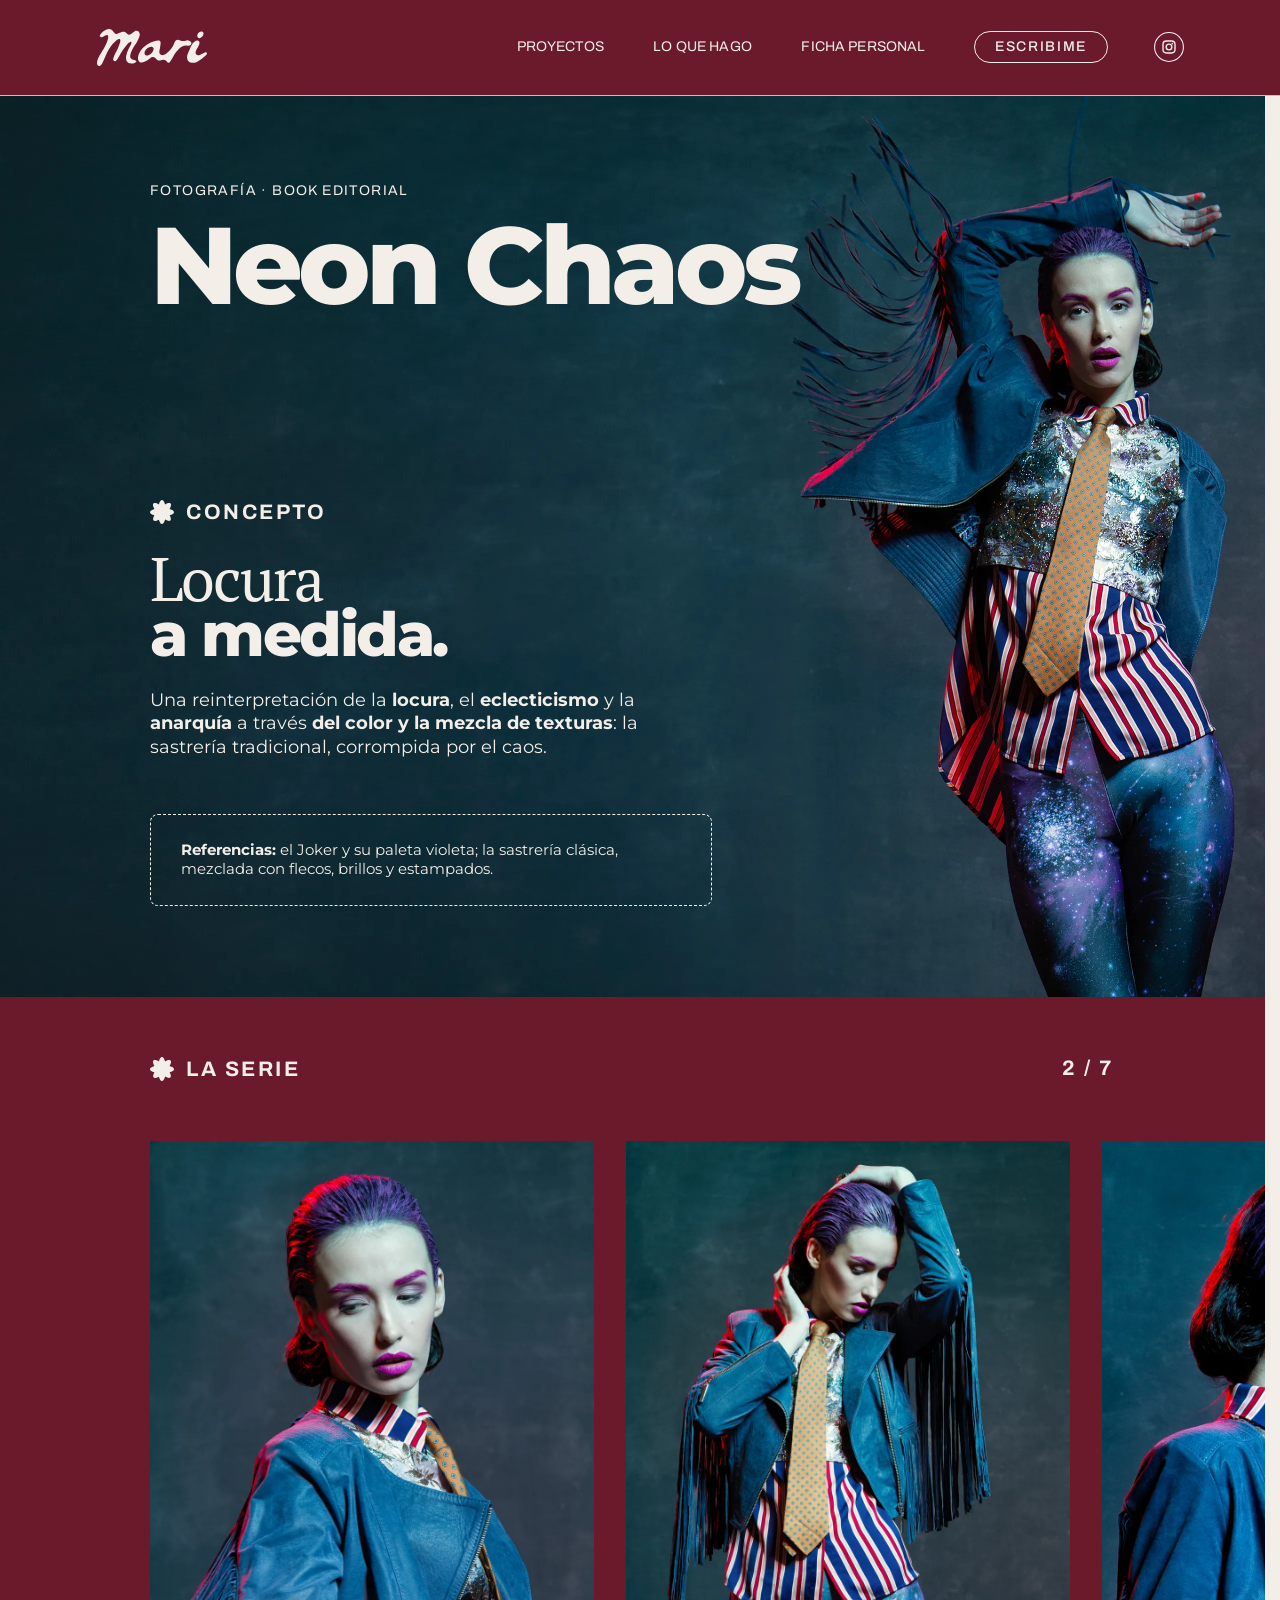
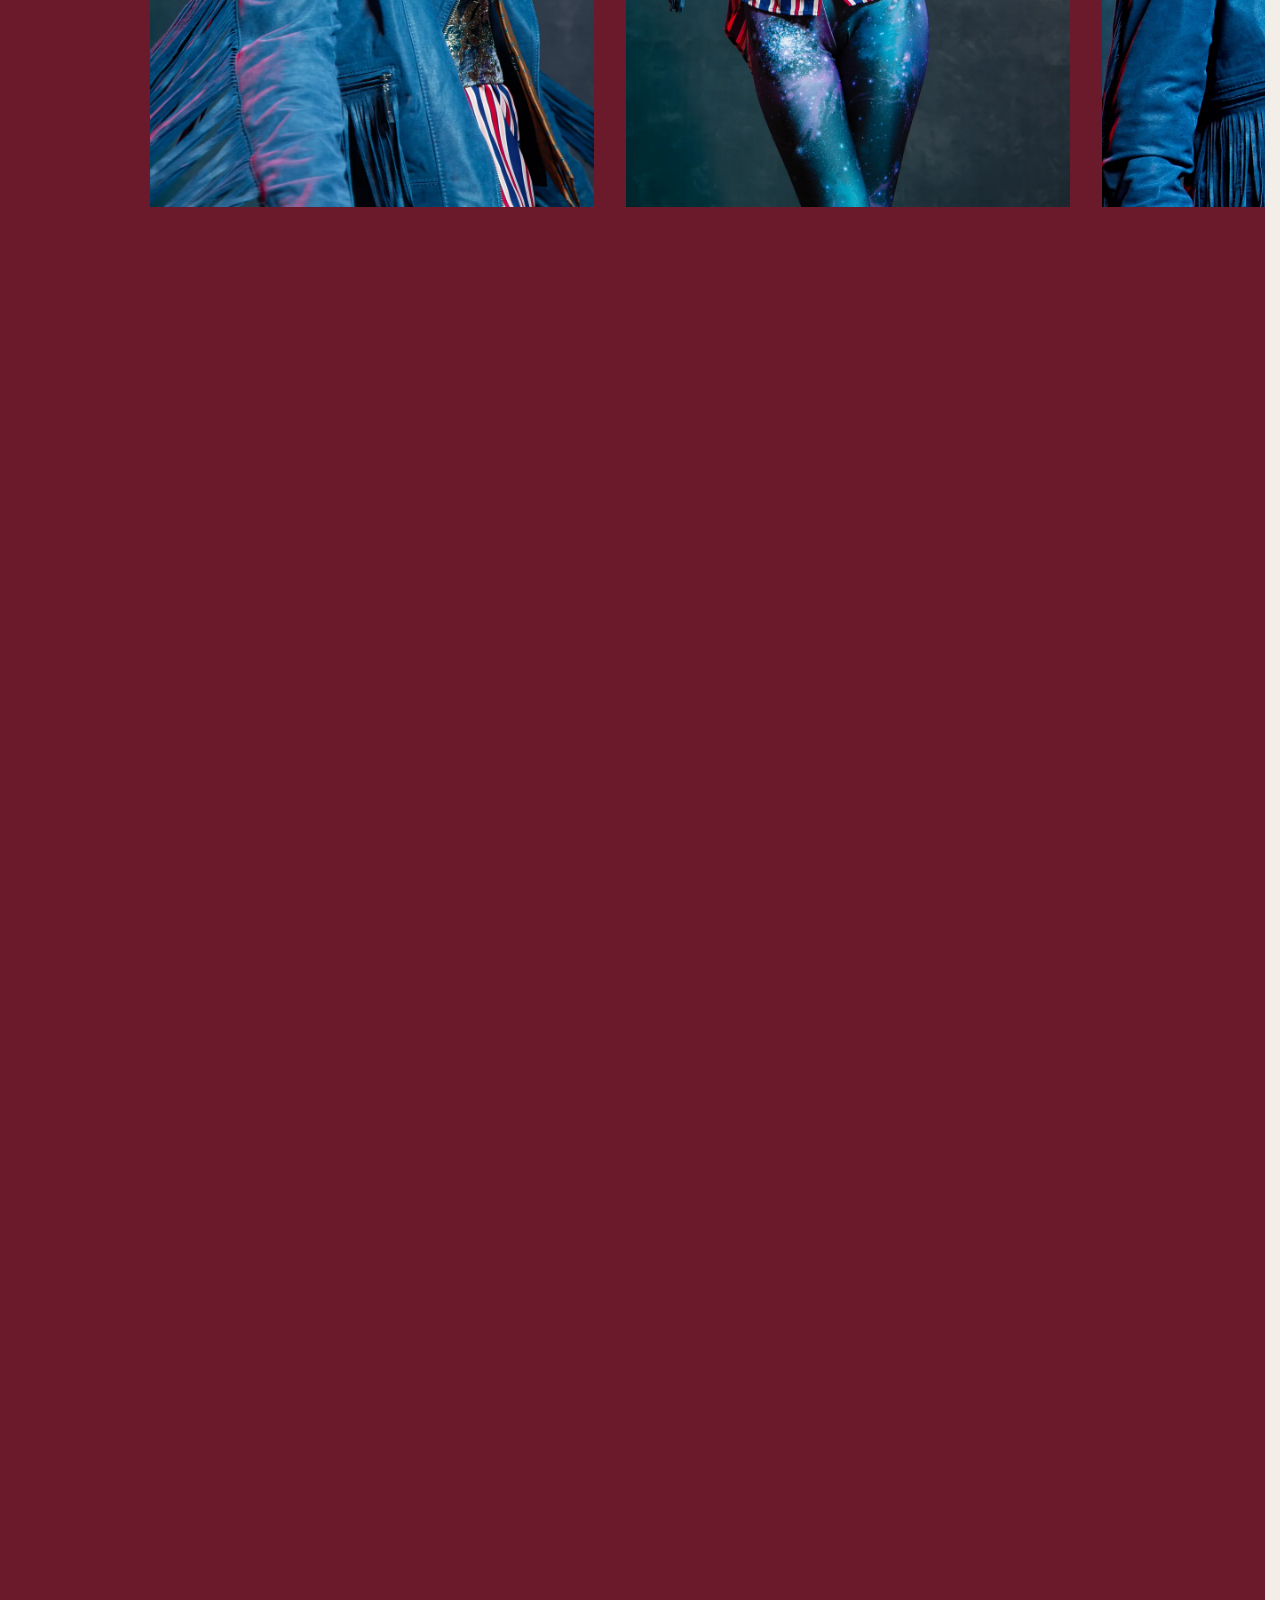
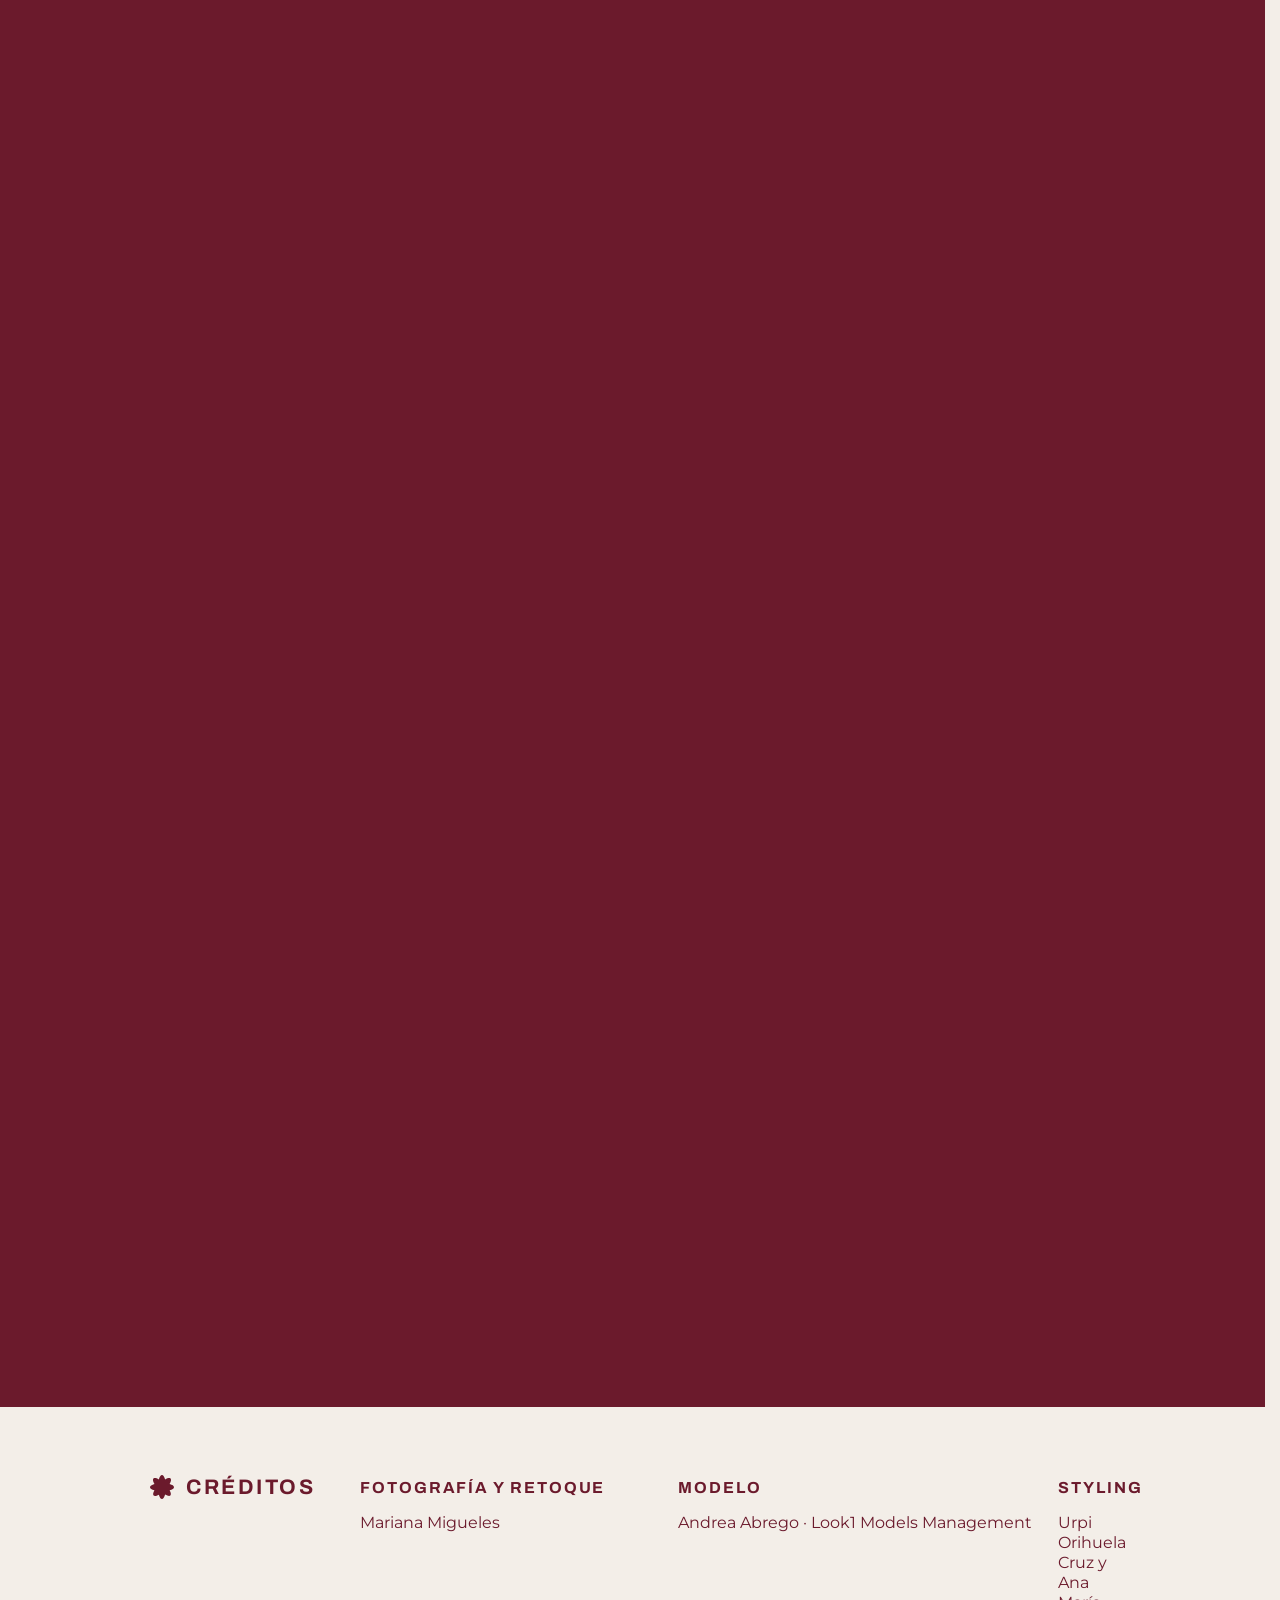
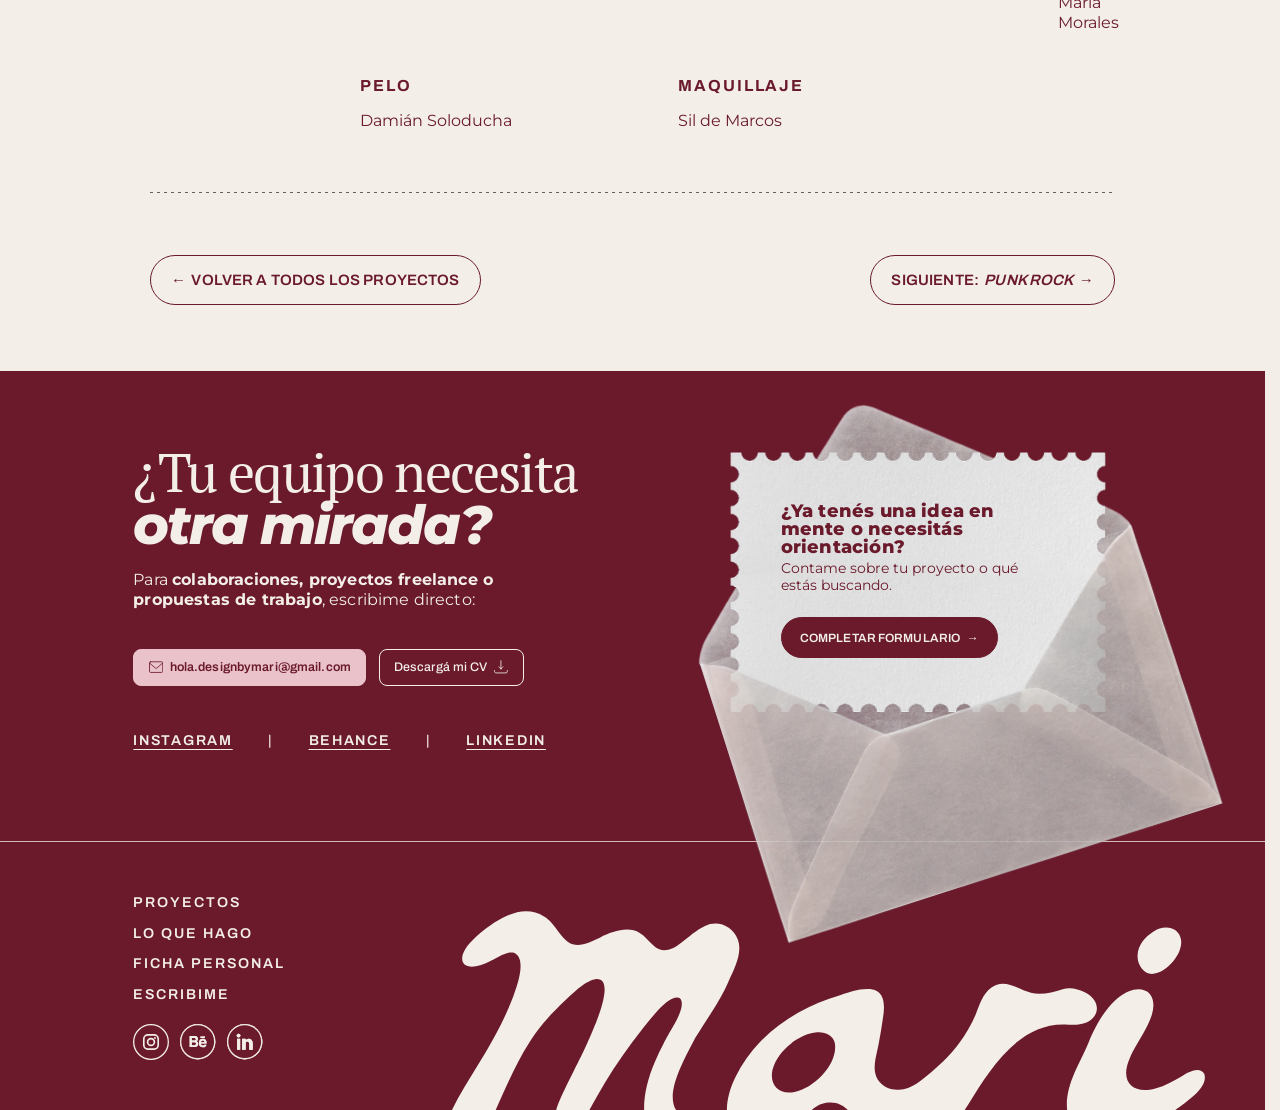
<file: proyectos/neon-chaos.html>
<!DOCTYPE html>
<html lang="es-AR">
<head>
<meta charset="utf-8">
<meta name="viewport" content="width=device-width, initial-scale=1">
<title>Neon Chaos · Mari</title>
<meta name="description" content="Neon Chaos: fotografía · book editorial. Locura a medida. Fotografía de Mariana Migueles (MARI).">
<meta name="author" content="Mariana Migueles">
<link rel="canonical" href="https://designbymari.com.ar/proyectos/neon-chaos">
<meta property="og:type" content="article">
<meta property="og:locale" content="es_AR">
<meta property="og:site_name" content="MARI · Mariana Migueles">
<meta property="og:title" content="Neon Chaos · Mari">
<meta property="og:description" content="Neon Chaos: fotografía · book editorial. Locura a medida. Fotografía de Mariana Migueles (MARI).">
<meta property="og:url" content="https://designbymari.com.ar/proyectos/neon-chaos">
<script type="application/ld+json">
{
  "@context": "https://schema.org",
  "@graph": [
    {
      "@type": "Person",
      "@id": "https://designbymari.com.ar/#mariana-migueles",
      "name": "Mariana Migueles",
      "alternateName": "MARI",
      "url": "https://designbymari.com.ar",
      "jobTitle": "Diseñadora de Marcas y Fotógrafa",
      "address": {
        "@type": "PostalAddress",
        "addressLocality": "Buenos Aires",
        "addressCountry": "AR"
      },
      "sameAs": [
        "https://www.instagram.com/_designbymari",
        "https://www.behance.net/mariana-migueles",
        "https://www.linkedin.com/in/marianamigueles/"
      ]
    },
    {
      "@type": "WebSite",
      "@id": "https://designbymari.com.ar/#website",
      "url": "https://designbymari.com.ar",
      "name": "MARI",
      "alternateName": "Mariana Migueles",
      "inLanguage": "es-AR",
      "author": {
        "@id": "https://designbymari.com.ar/#mariana-migueles"
      },
      "publisher": {
        "@id": "https://designbymari.com.ar/#mariana-migueles"
      }
    }
  ]
}
</script>
<link rel="icon" href="../assets/svg/favicon.svg" type="image/svg+xml">
<link rel="icon" href="../assets/img/icons/favicon-32.png" type="image/png" sizes="32x32">
<link rel="apple-touch-icon" href="../assets/img/icons/apple-touch-icon.png">
<script>try{if(sessionStorage.getItem('mari-loaded')==='1')document.documentElement.classList.add('is-seen')}catch(e){}if(location.hash.length>1)document.documentElement.classList.add('is-jumping')</script>
<link rel="preload" href="../assets/fonts/montserrat-latin-400-normal.woff2" as="font" type="font/woff2" crossorigin>
<link rel="preload" href="../assets/fonts/montserrat-latin-800-normal.woff2" as="font" type="font/woff2" crossorigin>
<link rel="preload" href="../assets/fonts/pt-serif-latin-400-normal.woff2" as="font" type="font/woff2" crossorigin>
<link rel="preload" href="../assets/fonts/pt-serif-latin-700-italic.woff2" as="font" type="font/woff2" crossorigin>
<link rel="preload" href="../assets/fonts/archivo-latin-600-normal.woff2" as="font" type="font/woff2" crossorigin>
<link rel="preload" href="../assets/fonts/archivo-latin-400-normal.woff2" as="font" type="font/woff2" crossorigin>
<link rel="preload" href="../assets/fonts/archivo-latin-800-normal.woff2" as="font" type="font/woff2" crossorigin>
<link rel="stylesheet" href="../assets/css/fonts.css">
<link rel="stylesheet" href="../assets/css/main.css">
</head>
<body class="case case--foto">
<div class="loader" id="loader" aria-hidden="true"><svg class="loader__svg" viewBox="0 0 318 318"><g class="loader__txt"><path d="M61.0352 88.9258L64.703 84.6099C65.5796 83.5784 66.5514 82.8382 67.6185 82.3894C68.6843 81.9238 69.7591 81.7776 70.843 81.9507C71.9345 82.1148 72.9554 82.6005 73.9054 83.4079C74.8555 84.2153 75.4995 85.1444 75.8375 86.1952C76.1832 87.237 76.2168 88.3251 75.9383 89.4597C75.6584 90.5775 75.0801 91.6522 74.2036 92.6837L70.5358 96.9996L61.0352 88.9258ZM72.3062 91.2582C73.1136 90.3082 73.4932 89.3297 73.4452 88.3227C73.3958 87.299 72.9187 86.4027 72.0138 85.6338C71.109 84.8648 70.152 84.5424 69.1428 84.6664C68.1322 84.7738 67.2232 85.3024 66.4159 86.2525L64.7088 88.2612L70.5992 93.2669L72.3062 91.2582ZM74.57 77.7447L76.5816 75.828L83.1917 82.7656L81.1801 84.6822L74.57 77.7447ZM74.6543 75.8192C74.2847 76.1714 73.8814 76.3507 73.4445 76.3569C73.0076 76.3631 72.6377 76.2072 72.3346 75.8891C72.0315 75.5711 71.8937 75.194 71.921 74.7579C71.9484 74.3218 72.1469 73.9277 72.5165 73.5755C72.8862 73.2233 73.2853 73.0398 73.714 73.0249C74.1427 73.0101 74.5045 73.1574 74.7994 73.4669C75.1188 73.8022 75.269 74.1921 75.2498 74.6368C75.2225 75.0729 75.024 75.467 74.6543 75.8192ZM89.01 77.9182C88.3918 78.419 87.7277 78.8347 87.0175 79.1653C86.3 79.4868 85.6724 79.6742 85.135 79.7275L84.5991 77.5944C85.1032 77.5376 85.6466 77.3878 86.2293 77.145C86.8045 76.8931 87.3181 76.584 87.7703 76.2178C88.6838 75.4779 88.9574 74.8819 88.5912 74.4297C88.4193 74.2175 88.1714 74.1662 87.8476 74.2757C87.5237 74.3852 87.0772 74.6169 86.5082 74.9708C85.8245 75.3718 85.2356 75.673 84.7417 75.8744C84.2478 76.0759 83.7299 76.1439 83.188 76.0785C82.6553 76.0057 82.161 75.6879 81.7052 75.125C81.324 74.6545 81.1215 74.1309 81.0976 73.5543C81.0755 72.961 81.2406 72.3536 81.5929 71.7321C81.9544 71.1031 82.4904 70.5008 83.2009 69.9254C83.7268 69.4994 84.2968 69.1371 84.9106 68.8385C85.5263 68.5233 86.087 68.3289 86.5928 68.2554L87.1174 70.3746C86.1634 70.5361 85.2988 70.9308 84.5237 71.5586C84.0624 71.9323 83.7687 72.2771 83.6426 72.5931C83.5166 72.9091 83.5357 73.1687 83.7002 73.3717C83.887 73.6023 84.1424 73.6629 84.4662 73.5534C84.7901 73.4439 85.2579 73.2102 85.8695 72.8523C86.5607 72.4605 87.1487 72.1677 87.6334 71.9737C88.1106 71.7706 88.6155 71.7054 89.1482 71.7782C89.6809 71.851 90.1677 72.1596 90.6086 72.704C90.9823 73.1654 91.1765 73.6881 91.1911 74.2722C91.2058 74.8562 91.0277 75.4665 90.657 76.103C90.288 76.7227 89.739 77.3278 89.01 77.9182ZM100.538 63.79C100.557 63.8199 100.678 64.0391 100.899 64.4475L94.8076 68.3778C95.2392 68.8059 95.7529 69.0326 96.3487 69.058C96.9444 69.0834 97.5466 68.8997 98.1553 68.507C98.5743 68.2366 98.9049 67.9386 99.1469 67.6128C99.3924 67.2707 99.568 66.8748 99.6735 66.4251L101.785 66.9706C101.587 68.3279 100.759 69.4765 99.3025 70.4164C98.3946 71.0023 97.4787 71.3459 96.555 71.4473C95.6248 71.5388 94.7673 71.3926 93.9826 71.0086C93.1979 70.6247 92.548 70.0336 92.033 69.2354C91.5244 68.4472 91.2519 67.6197 91.2155 66.753C91.1826 65.8698 91.3777 65.0443 91.8009 64.2767C92.2277 63.4926 92.8451 62.8398 93.6533 62.3183C94.4415 61.8097 95.2644 61.5191 96.1218 61.4463C96.9792 61.3735 97.7936 61.5405 98.5648 61.9473C99.3395 62.3376 99.9973 62.9519 100.538 63.79ZM94.8078 64.0747C94.279 64.4159 93.9316 64.852 93.7655 65.3831C93.5995 65.9142 93.6439 66.4649 93.8989 67.0352L97.8649 64.4762C97.4567 64.0188 96.9765 63.7564 96.4242 63.6888C95.8654 63.6113 95.3266 63.7399 94.8078 64.0747ZM107.229 54.6646C108.297 54.146 109.312 54.0489 110.275 54.3734C111.248 54.6928 112.041 55.4827 112.653 56.7431L115.049 61.678L112.55 62.8916L110.34 58.3412C110.008 57.6576 109.612 57.2229 109.153 57.0369C108.688 56.8403 108.172 56.8795 107.606 57.1544C106.976 57.4604 106.57 57.9017 106.388 58.4785C106.2 59.0445 106.294 59.7121 106.667 60.4812L108.736 64.7431L106.237 65.9567L102.051 57.3367L104.439 56.1775L104.929 57.1869C105.084 56.663 105.36 56.1856 105.758 55.7548C106.151 55.3132 106.641 54.9499 107.229 54.6646ZM107.162 53.5486C106.873 53.6886 106.591 53.7597 106.315 53.7618C106.044 53.748 105.729 53.7098 105.368 53.6472C105.135 53.602 104.944 53.5759 104.796 53.5689C104.658 53.5566 104.535 53.5765 104.429 53.6283C104.204 53.7372 104.062 53.9055 104.001 54.1332C103.934 54.3501 103.966 54.6054 104.095 54.899L102.829 55.5136C102.503 54.7875 102.405 54.1358 102.534 53.5585C102.668 52.9652 103.013 52.5338 103.568 52.2641C103.846 52.1293 104.12 52.0687 104.391 52.0825C104.667 52.0804 104.993 52.1134 105.37 52.1815C105.603 52.2267 105.788 52.2554 105.926 52.2676C106.075 52.2747 106.202 52.2523 106.309 52.2004C106.523 52.0967 106.663 51.9363 106.729 51.7194C106.801 51.4865 106.777 51.234 106.658 50.9618L107.924 50.3472C108.24 51.0519 108.328 51.6955 108.188 52.278C108.059 52.8554 107.717 53.2789 107.162 53.5486ZM123.425 58.5736C122.47 58.8984 121.543 58.994 120.645 58.8604C119.754 58.7117 118.974 58.3559 118.306 57.7928C117.639 57.2298 117.152 56.4986 116.846 55.5992C116.54 54.6998 116.481 53.8233 116.667 52.9699C116.854 52.1164 117.256 51.3649 117.876 50.7153C118.503 50.0508 119.294 49.556 120.25 49.2312C121.205 48.9064 122.129 48.8183 123.019 48.967C123.906 49.1044 124.684 49.4547 125.352 50.0177C126.02 50.5808 126.507 51.312 126.812 52.2114C127.118 53.1107 127.178 53.9872 126.991 54.8407C126.805 55.6942 126.404 56.4513 125.788 57.1121C125.169 57.7616 124.381 58.2488 123.425 58.5736ZM122.692 56.4151C123.366 56.1858 123.841 55.7737 124.115 55.1788C124.397 54.5688 124.408 53.8815 124.148 53.1171C123.888 52.3526 123.462 51.82 122.871 51.5194C122.287 51.2037 121.658 51.1604 120.983 51.3897C120.309 51.619 119.831 52.0387 119.549 52.6486C119.263 53.2474 119.251 53.929 119.51 54.6935C119.77 55.4579 120.198 55.9961 120.793 56.308C121.384 56.6087 122.017 56.6444 122.692 56.4151ZM146.256 39.7364L148.141 52.8172L145.514 53.1956L145.357 52.1026C144.794 53.0235 143.866 53.5771 142.573 53.7633C141.68 53.892 140.84 53.809 140.054 53.5144C139.279 53.2181 138.633 52.7293 138.115 52.0482C137.597 51.367 137.268 50.5387 137.127 49.5632C136.986 48.5877 137.069 47.7001 137.373 46.9005C137.678 46.1008 138.16 45.4495 138.819 44.9466C139.49 44.4421 140.273 44.1254 141.166 43.9968C142.376 43.8224 143.377 44.068 144.169 44.7338L143.506 40.1326L146.256 39.7364ZM142.724 51.4382C143.417 51.3383 143.959 51.0203 144.35 50.4842C144.739 49.9363 144.876 49.2627 144.76 48.4635C144.645 47.6644 144.325 47.0627 143.799 46.6586C143.271 46.2428 142.66 46.0848 141.967 46.1847C141.262 46.2863 140.715 46.6111 140.326 47.1589C139.935 47.6951 139.797 48.3628 139.912 49.1619C140.028 49.9611 140.349 50.5686 140.877 50.9845C141.403 51.3886 142.018 51.5398 142.724 51.4382ZM161.732 47.3936C161.733 47.4292 161.721 47.6789 161.695 48.1426L154.448 48.3008C154.592 48.8916 154.91 49.3537 155.405 49.6874C155.899 50.021 156.508 50.1799 157.232 50.1641C157.731 50.1532 158.169 50.0724 158.545 49.9217C158.934 49.7588 159.291 49.5135 159.616 49.1857L161.129 50.7561C160.249 51.8086 158.943 52.3537 157.21 52.3916C156.129 52.4151 155.169 52.2282 154.329 51.8309C153.489 51.4217 152.835 50.848 152.367 50.11C151.9 49.3719 151.656 48.5281 151.635 47.5784C151.615 46.6405 151.816 45.7929 152.239 45.0354C152.673 44.2658 153.272 43.6648 154.034 43.2325C154.809 42.788 155.677 42.5553 156.638 42.5343C157.576 42.5138 158.429 42.6971 159.198 43.0841C159.966 43.4712 160.573 44.0399 161.017 44.7904C161.472 45.5287 161.711 46.3964 161.732 47.3936ZM156.702 44.6351C156.073 44.6489 155.548 44.8385 155.129 45.2039C154.709 45.5694 154.458 46.0618 154.377 46.6812L159.096 46.5782C158.988 45.9748 158.716 45.4997 158.281 45.1529C157.845 44.7943 157.319 44.6216 156.702 44.6351ZM186.103 45.4615C187.282 45.683 188.15 46.2085 188.707 47.0381C189.278 47.8582 189.433 48.9626 189.172 50.3513L188.159 55.7428L185.428 55.2296L186.362 50.2583C186.502 49.5114 186.449 48.9275 186.202 48.5065C185.969 48.0761 185.566 47.8071 184.994 47.6997C184.352 47.5791 183.805 47.6937 183.353 48.0437C182.903 48.382 182.601 48.9595 182.447 49.7764L181.559 54.5027L178.829 53.9896L179.763 49.0183C180.041 47.5362 179.585 46.6833 178.395 46.4596C177.765 46.3412 177.223 46.457 176.771 46.807C176.321 47.1452 176.019 47.7228 175.866 48.5397L174.977 53.266L172.247 52.7529L174.016 43.3353L176.625 43.8254L176.421 44.9107C176.845 44.5797 177.328 44.3563 177.869 44.2405C178.422 44.127 179.002 44.1272 179.609 44.2412C180.274 44.3662 180.85 44.6133 181.337 44.9826C181.825 45.3402 182.186 45.8006 182.418 46.3638C182.895 45.9461 183.451 45.6578 184.085 45.499C184.73 45.3424 185.403 45.3299 186.103 45.4615ZM199.107 48.7786C200.51 49.2634 201.471 49.9724 201.99 50.9056C202.513 51.8276 202.542 52.962 202.077 54.3088L200.291 59.4769L197.833 58.6276L198.223 57.4997C197.438 58.1707 196.372 58.2736 195.026 57.8082C194.33 57.5677 193.764 57.2405 193.33 56.8264C192.906 56.4162 192.631 55.9569 192.505 55.4486C192.38 54.9403 192.408 54.4224 192.59 53.8949C192.881 53.0532 193.424 52.4996 194.219 52.2342C195.026 51.9727 196.091 52.0707 197.415 52.5284L199.503 53.2497C199.701 52.6774 199.678 52.1796 199.435 51.7563C199.195 51.3218 198.728 50.9844 198.032 50.7439C197.549 50.5772 197.045 50.4909 196.52 50.4851C196.009 50.472 195.547 50.5383 195.132 50.684L194.823 48.5232C195.437 48.346 196.12 48.2802 196.87 48.326C197.632 48.3757 198.377 48.5266 199.107 48.7786ZM196.293 56.2675C196.742 56.4226 197.175 56.4593 197.593 56.3775C198.014 56.2845 198.368 56.0612 198.654 55.7075L198.973 54.7817L197.172 54.1592C196.095 53.7869 195.434 53.9542 195.19 54.6613C195.073 54.998 195.109 55.3119 195.298 55.6031C195.501 55.887 195.833 56.1084 196.293 56.2675ZM210.2 54.5675C210.697 54.2872 211.248 54.1566 211.854 54.1759C212.471 54.2002 213.114 54.3671 213.781 54.6767L212.703 57.0037C212.433 56.8523 212.249 56.7541 212.152 56.7092C211.43 56.3746 210.77 56.3171 210.171 56.5366C209.577 56.7455 209.092 57.2539 208.718 58.0618L206.815 62.1663L204.294 60.9977L208.324 52.304L210.732 53.4202L210.2 54.5675ZM216.595 67.4693C215.714 66.9546 215.023 66.3113 214.525 65.5395C214.043 64.7633 213.791 63.9355 213.768 63.056C213.755 62.1824 213.988 61.3355 214.467 60.515C214.946 59.6945 215.569 59.075 216.335 58.6563C217.112 58.2436 217.954 58.0612 218.861 58.1092C219.784 58.1529 220.687 58.4321 221.569 58.9468C222.44 59.4555 223.092 60.0829 223.522 60.8292C223.969 61.5711 224.144 62.3673 224.046 63.2178L221.601 63.1315C221.613 62.1212 221.214 61.3797 220.404 60.9069C219.779 60.5419 219.141 60.4448 218.491 60.6156C217.842 60.7865 217.311 61.2257 216.898 61.9333C216.485 62.641 216.364 63.3196 216.534 63.9692C216.705 64.6188 217.104 65.1262 217.729 65.4912C218.55 65.97 219.391 65.9526 220.255 65.439L221.524 67.5405C220.843 68.0234 220.067 68.2579 219.195 68.2441C218.334 68.2362 217.467 67.978 216.595 67.4693ZM232.118 65.8389C233.308 66.7255 234.01 67.6921 234.222 68.7387C234.442 69.7758 234.126 70.8657 233.275 72.0085L230.009 76.3938L227.923 74.8404L228.636 73.8834C227.685 74.2855 226.638 74.061 225.495 73.2099C224.905 72.7701 224.465 72.2871 224.176 71.7609C223.896 71.2417 223.774 70.7208 223.807 70.1983C223.841 69.6757 224.025 69.1906 224.358 68.743C224.89 68.0288 225.575 67.6656 226.414 67.6533C227.261 67.6481 228.247 68.064 229.371 68.9009L231.142 70.2202C231.504 69.7345 231.633 69.2532 231.529 68.7762C231.433 68.2897 231.089 67.8265 230.499 67.3868C230.089 67.0818 229.635 66.847 229.136 66.6824C228.653 66.5154 228.192 66.4386 227.753 66.4519L228.112 64.2991C228.751 64.316 229.421 64.4598 230.123 64.7306C230.834 65.0085 231.499 65.3779 232.118 65.8389ZM227.169 72.125C227.55 72.4087 227.952 72.5748 228.375 72.6232C228.805 72.6622 229.21 72.5563 229.589 72.3057L230.174 71.5201L228.646 70.3817C227.731 69.7008 227.051 69.6603 226.604 70.2602C226.391 70.5459 226.33 70.856 226.422 71.1906C226.53 71.5227 226.779 71.8341 227.169 72.125ZM235.626 81.3569C235.043 80.8161 234.537 80.2176 234.109 79.5617C233.689 78.897 233.414 78.3024 233.285 77.778L235.321 76.9447C235.449 77.4356 235.674 77.9522 235.997 78.4945C236.328 79.0281 236.707 79.4927 237.134 79.8883C237.996 80.6875 238.625 80.8737 239.02 80.447C239.206 80.2467 239.221 79.9941 239.067 79.689C238.913 79.384 238.62 78.975 238.189 78.4619C237.695 77.8421 237.313 77.302 237.043 76.8417C236.774 76.3813 236.633 75.8783 236.621 75.3326C236.617 74.795 236.862 74.2606 237.354 73.7295C237.766 73.2853 238.255 73.0105 238.823 72.905C239.407 72.7989 240.032 72.8761 240.697 73.1366C241.371 73.4051 242.043 73.8502 242.714 74.4718C243.21 74.9319 243.649 75.4446 244.032 76.0099C244.432 76.5745 244.704 77.102 244.848 77.5922L242.825 78.4124C242.53 77.491 242.016 76.6912 241.285 76.0131C240.849 75.6095 240.466 75.3677 240.136 75.2878C239.805 75.2079 239.551 75.2637 239.373 75.4553C239.171 75.673 239.148 75.9344 239.302 76.2394C239.456 76.5444 239.754 76.9743 240.195 77.5289C240.681 78.1575 241.054 78.6979 241.315 79.1502C241.584 79.5937 241.72 80.0843 241.724 80.6219C241.727 81.1595 241.491 81.6852 241.015 82.199C240.611 82.6344 240.121 82.9008 239.545 82.9982C238.969 83.0957 238.34 83.0061 237.657 82.7294C236.991 82.4522 236.314 81.9946 235.626 81.3569ZM249.513 90.8696C249.198 90.4831 249.06 90.0597 249.098 89.5994C249.144 89.1484 249.37 88.7578 249.775 88.4276C250.18 88.0975 250.603 87.9592 251.045 88.0126C251.496 88.0585 251.883 88.2793 252.205 88.6751C252.528 89.0708 252.666 89.4942 252.62 89.9453C252.584 90.3889 252.363 90.7757 251.958 91.1058C251.553 91.436 251.125 91.5781 250.674 91.5321C250.223 91.4862 249.836 91.2654 249.513 90.8696ZM264.73 100.576L261.888 102.244L264.808 107.221L262.811 108.393L259.89 103.415L255.973 105.714L254.513 103.225L265.267 96.9161L270.034 105.043L268.037 106.215L264.73 100.576ZM262.527 118.481C262.119 117.558 261.942 116.643 261.995 115.737C262.064 114.836 262.35 114.029 262.852 113.313C263.353 112.598 264.038 112.048 264.907 111.664C265.776 111.28 266.644 111.143 267.51 111.253C268.377 111.363 269.161 111.698 269.863 112.258C270.581 112.823 271.143 113.568 271.552 114.491C271.96 115.414 272.129 116.326 272.06 117.226C272.002 118.122 271.722 118.927 271.22 119.642C270.718 120.358 270.033 120.907 269.164 121.291C268.296 121.676 267.428 121.813 266.561 121.703C265.695 121.592 264.905 121.26 264.192 120.705C263.49 120.146 262.935 119.404 262.527 118.481ZM264.612 117.559C264.9 118.211 265.353 118.647 265.97 118.868C266.602 119.094 267.288 119.044 268.026 118.718C268.765 118.391 269.257 117.92 269.505 117.304C269.767 116.695 269.755 116.064 269.467 115.413C269.178 114.761 268.718 114.322 268.086 114.095C267.464 113.864 266.784 113.912 266.045 114.238C265.307 114.565 264.809 115.038 264.551 115.658C264.304 116.274 264.324 116.908 264.612 117.559ZM268.451 132.341C268.175 132.142 267.925 131.867 267.7 131.515C267.49 131.171 267.318 130.79 267.183 130.372C266.835 129.286 266.842 128.355 267.204 127.578C267.57 126.813 268.29 126.258 269.364 125.913L273.112 124.712L272.661 123.304L274.697 122.651L275.148 124.059L277.37 123.347L278.218 125.993L275.996 126.705L276.725 128.978L274.689 129.63L273.961 127.358L270.246 128.548C269.862 128.671 269.593 128.864 269.44 129.125C269.301 129.394 269.29 129.709 269.406 130.071C269.54 130.489 269.768 130.809 270.088 131.03L268.451 132.341ZM269.645 139.897C269.432 138.911 269.442 137.979 269.677 137.102C269.926 136.234 270.369 135.5 271.004 134.9C271.64 134.301 272.421 133.901 273.35 133.699C274.278 133.498 275.156 133.539 275.982 133.821C276.809 134.103 277.51 134.589 278.085 135.279C278.673 135.977 279.075 136.82 279.289 137.806C279.503 138.792 279.485 139.72 279.236 140.588C278.998 141.453 278.562 142.186 277.926 142.785C277.291 143.385 276.509 143.785 275.581 143.987C274.652 144.188 273.775 144.147 272.948 143.865C272.121 143.582 271.415 143.098 270.828 142.411C270.254 141.721 269.859 140.884 269.645 139.897ZM271.873 139.414C272.024 140.11 272.38 140.629 272.94 140.969C273.514 141.318 274.195 141.407 274.984 141.236C275.773 141.065 276.351 140.703 276.717 140.15C277.097 139.606 277.212 138.985 277.061 138.289C276.91 137.593 276.547 137.07 275.973 136.721C275.411 136.369 274.735 136.278 273.946 136.45C273.157 136.621 272.574 136.984 272.196 137.54C271.83 138.093 271.722 138.718 271.873 139.414ZM281.895 157.606L273.945 158.286C272.194 158.436 270.853 158.092 269.924 157.254C268.994 156.415 268.454 155.121 268.304 153.37C268.225 152.447 268.263 151.562 268.417 150.715C268.571 149.867 268.837 149.153 269.217 148.573L271.298 149.503C271.002 149.933 270.785 150.464 270.648 151.096C270.5 151.728 270.452 152.352 270.504 152.967C270.586 153.925 270.865 154.611 271.342 155.023C271.807 155.448 272.478 155.623 273.353 155.548L273.761 155.513C272.907 154.859 272.424 153.887 272.314 152.598C272.239 151.722 272.36 150.902 272.675 150.136C273.004 149.381 273.499 148.76 274.161 148.275C274.822 147.789 275.609 147.507 276.52 147.429C277.431 147.351 278.253 147.495 278.988 147.862C279.722 148.228 280.31 148.756 280.75 149.445C281.203 150.145 281.467 150.933 281.542 151.808C281.661 153.192 281.295 154.284 280.446 155.084L281.67 154.979L281.895 157.606ZM274.633 152.954C274.695 153.687 274.959 154.266 275.425 154.691C275.903 155.127 276.491 155.315 277.189 155.255C277.887 155.196 278.429 154.911 278.814 154.401C279.213 153.902 279.38 153.286 279.318 152.553C279.255 151.819 278.984 151.235 278.506 150.799C278.04 150.362 277.458 150.173 276.759 150.233C276.061 150.293 275.514 150.578 275.117 151.089C274.731 151.598 274.57 152.22 274.633 152.954ZM280.873 165.534C281.332 165.873 281.676 166.323 281.906 166.884C282.136 167.457 282.246 168.112 282.236 168.848L279.671 168.813C279.699 168.505 279.714 168.297 279.715 168.191C279.726 167.395 279.509 166.769 279.064 166.311C278.631 165.854 277.969 165.62 277.078 165.608L272.555 165.546L272.592 162.768L282.174 162.898L282.138 165.552L280.873 165.534ZM281.555 177.038C281.386 178.512 280.901 179.604 280.102 180.313C279.315 181.023 278.214 181.296 276.799 181.133L271.366 180.508L271.664 177.924L272.85 178.061C272.025 177.44 271.694 176.422 271.857 175.006C271.941 174.275 272.138 173.652 272.448 173.138C272.757 172.636 273.146 172.268 273.615 172.035C274.084 171.802 274.596 171.718 275.151 171.782C276.035 171.884 276.693 172.294 277.124 173.013C277.554 173.744 277.689 174.805 277.529 176.197L277.276 178.391C277.877 178.461 278.358 178.331 278.719 178.002C279.092 177.674 279.32 177.145 279.404 176.413C279.463 175.906 279.438 175.395 279.33 174.881C279.232 174.379 279.067 173.942 278.835 173.569L280.878 172.8C281.184 173.361 281.396 174.013 281.513 174.756C281.63 175.51 281.644 176.271 281.555 177.038ZM273.635 175.91C273.581 176.382 273.639 176.813 273.809 177.203C273.991 177.595 274.285 177.891 274.692 178.094L275.666 178.206L275.884 176.313C276.014 175.18 275.708 174.571 274.965 174.486C274.611 174.445 274.312 174.548 274.068 174.795C273.835 175.055 273.691 175.427 273.635 175.91ZM279.258 189.712L278.736 192.114L276.647 191.66L277.154 189.328L270.088 187.792L270.678 185.077L277.745 186.613L278.059 185.168L280.147 185.622L279.833 187.067L280.251 187.158C281.318 187.39 282.097 187.887 282.588 188.65C283.076 189.424 283.195 190.386 282.945 191.535C282.857 191.941 282.727 192.314 282.556 192.653C282.394 193.007 282.205 193.288 281.99 193.496L280.178 192.355C280.467 192.09 280.657 191.748 280.747 191.33C280.926 190.506 280.563 189.996 279.658 189.799L279.258 189.712ZM277.677 197.362L276.87 200.021L267.7 197.239L268.507 194.58L277.677 197.362ZM280.676 200.543L279.808 203.406L278.289 199.577L278.92 197.497L280.676 200.543ZM273.922 208.576C273.37 209.954 272.615 210.88 271.658 211.354C270.712 211.832 269.578 211.806 268.255 211.276L263.179 209.243L264.146 206.829L265.253 207.273C264.621 206.457 264.57 205.387 265.099 204.065C265.373 203.381 265.727 202.832 266.162 202.418C266.592 202.015 267.064 201.762 267.578 201.661C268.091 201.56 268.607 201.613 269.125 201.82C269.952 202.151 270.479 202.721 270.706 203.528C270.928 204.346 270.779 205.405 270.258 206.706L269.437 208.756C269.999 208.981 270.497 208.983 270.932 208.76C271.377 208.542 271.737 208.091 272.011 207.408C272.2 206.934 272.311 206.435 272.342 205.91C272.38 205.4 272.336 204.935 272.21 204.514L274.383 204.31C274.531 204.932 274.564 205.616 274.482 206.364C274.395 207.122 274.209 207.86 273.922 208.576ZM266.577 205.405C266.401 205.846 266.343 206.277 266.405 206.698C266.477 207.123 266.683 207.487 267.023 207.789L267.932 208.154L268.641 206.384C269.064 205.326 268.929 204.658 268.235 204.38C267.904 204.248 267.589 204.268 267.289 204.442C266.995 204.632 266.758 204.953 266.577 205.405ZM260.434 222.11C260.689 221.681 261.039 221.405 261.484 221.283C261.923 221.171 262.368 221.248 262.817 221.514C263.266 221.781 263.542 222.131 263.644 222.564C263.756 223.003 263.682 223.442 263.422 223.882C263.161 224.321 262.811 224.596 262.372 224.709C261.943 224.827 261.504 224.753 261.054 224.486C260.605 224.22 260.324 223.867 260.212 223.428C260.1 222.988 260.174 222.549 260.434 222.11ZM260.126 239.072L256.489 243.414C255.62 244.452 254.653 245.198 253.589 245.655C252.527 246.128 251.453 246.282 250.368 246.116C249.275 245.96 248.251 245.481 247.295 244.68C246.339 243.88 245.689 242.955 245.343 241.907C244.99 240.867 244.949 239.779 245.22 238.643C245.492 237.523 246.063 236.445 246.932 235.407L250.569 231.065L260.126 239.072ZM248.839 236.819C248.039 237.775 247.666 238.756 247.721 239.762C247.777 240.786 248.261 241.679 249.171 242.441C250.081 243.204 251.04 243.52 252.049 243.389C253.059 243.274 253.964 242.739 254.765 241.783L256.457 239.763L250.532 234.798L248.839 236.819ZM246.704 250.323L244.713 252.261L238.027 245.397L240.017 243.459L246.704 250.323ZM246.641 252.249C247.006 251.893 247.408 251.709 247.844 251.698C248.281 251.687 248.653 251.839 248.959 252.153C249.266 252.468 249.408 252.844 249.385 253.28C249.363 253.716 249.169 254.113 248.803 254.469C248.437 254.825 248.04 255.013 247.612 255.033C247.183 255.052 246.82 254.909 246.522 254.603C246.198 254.271 246.044 253.883 246.058 253.438C246.081 253.001 246.275 252.605 246.641 252.249ZM232.248 250.289C232.863 249.785 233.525 249.366 234.233 249.031C234.949 248.706 235.575 248.515 236.113 248.458L236.66 250.588C236.157 250.648 235.614 250.801 235.033 251.047C234.459 251.302 233.947 251.614 233.497 251.983C232.588 252.728 232.318 253.325 232.686 253.775C232.859 253.987 233.108 254.037 233.431 253.925C233.754 253.814 234.199 253.58 234.766 253.223C235.448 252.818 236.035 252.513 236.528 252.309C237.02 252.105 237.538 252.034 238.08 252.096C238.613 252.166 239.109 252.481 239.568 253.041C239.952 253.51 240.158 254.032 240.185 254.608C240.21 255.202 240.049 255.81 239.7 256.433C239.342 257.064 238.809 257.67 238.102 258.249C237.579 258.678 237.011 259.044 236.399 259.346C235.785 259.664 235.225 259.862 234.72 259.938L234.183 257.822C235.136 257.655 235.999 257.256 236.77 256.624C237.229 256.247 237.521 255.901 237.645 255.584C237.77 255.267 237.749 255.008 237.583 254.806C237.395 254.576 237.14 254.517 236.816 254.628C236.493 254.74 236.027 254.976 235.417 255.337C234.728 255.733 234.142 256.029 233.658 256.226C233.182 256.432 232.677 256.5 232.144 256.43C231.611 256.36 231.123 256.054 230.679 255.513C230.302 255.053 230.105 254.532 230.087 253.948C230.069 253.364 230.244 252.753 230.611 252.114C230.977 251.492 231.522 250.884 232.248 250.289ZM220.793 264.479C220.773 264.449 220.652 264.231 220.429 263.823L226.5 259.863C226.067 259.437 225.552 259.213 224.956 259.19C224.36 259.168 223.759 259.354 223.152 259.75C222.734 260.023 222.405 260.322 222.165 260.649C221.921 260.993 221.747 261.389 221.644 261.84L219.53 261.305C219.722 259.946 220.543 258.794 221.995 257.846C222.9 257.256 223.814 256.908 224.738 256.802C225.667 256.706 226.526 256.848 227.312 257.228C228.099 257.608 228.752 258.195 229.271 258.991C229.783 259.777 230.06 260.603 230.101 261.469C230.138 262.352 229.947 263.179 229.527 263.949C229.105 264.735 228.49 265.391 227.685 265.916C226.899 266.429 226.078 266.724 225.221 266.801C224.364 266.878 223.549 266.715 222.775 266.312C221.999 265.925 221.338 265.314 220.793 264.479ZM226.522 264.166C227.049 263.822 227.394 263.384 227.557 262.852C227.721 262.32 227.674 261.77 227.416 261.201L223.463 263.779C223.873 264.235 224.355 264.495 224.907 264.56C225.466 264.634 226.005 264.503 226.522 264.166ZM214.181 273.643C213.117 274.17 212.102 274.275 211.137 273.958C210.161 273.646 209.362 272.862 208.741 271.607L206.306 266.69L208.797 265.457L211.041 269.991C211.378 270.672 211.778 271.103 212.239 271.286C212.705 271.479 213.221 271.436 213.785 271.156C214.412 270.845 214.815 270.401 214.993 269.823C215.175 269.255 215.077 268.588 214.698 267.822L212.595 263.576L215.085 262.344L219.337 270.931L216.959 272.109L216.461 271.103C216.31 271.628 216.038 272.108 215.643 272.542C215.254 272.986 214.766 273.353 214.181 273.643ZM214.256 274.758C214.544 274.616 214.826 274.543 215.102 274.539C215.372 274.55 215.688 274.586 216.049 274.646C216.283 274.689 216.474 274.714 216.622 274.72C216.76 274.731 216.883 274.71 216.989 274.658C217.212 274.547 217.354 274.378 217.413 274.149C217.478 273.932 217.444 273.677 217.313 273.384L218.574 272.76C218.905 273.484 219.009 274.134 218.885 274.713C218.755 275.307 218.413 275.741 217.86 276.015C217.583 276.152 217.31 276.215 217.039 276.203C216.763 276.207 216.436 276.177 216.059 276.112C215.826 276.068 215.64 276.041 215.502 276.03C215.353 276.024 215.226 276.047 215.119 276.1C214.907 276.205 214.768 276.367 214.703 276.584C214.633 276.818 214.659 277.07 214.78 277.341L213.519 277.966C213.198 277.263 213.105 276.621 213.24 276.037C213.364 275.459 213.703 275.032 214.256 274.758ZM197.951 269.845C198.905 269.516 199.831 269.415 200.73 269.544C201.622 269.688 202.403 270.04 203.074 270.599C203.745 271.159 204.236 271.887 204.546 272.785C204.857 273.683 204.921 274.559 204.739 275.413C204.557 276.268 204.158 277.021 203.542 277.674C202.919 278.342 202.13 278.841 201.176 279.171C200.222 279.501 199.3 279.594 198.408 279.45C197.52 279.317 196.741 278.971 196.07 278.411C195.399 277.852 194.909 277.123 194.598 276.225C194.288 275.328 194.223 274.452 194.405 273.597C194.587 272.743 194.984 271.983 195.596 271.319C196.212 270.667 196.997 270.175 197.951 269.845ZM198.696 272C198.023 272.233 197.551 272.647 197.28 273.244C197.001 273.855 196.994 274.543 197.258 275.306C197.522 276.069 197.95 276.599 198.543 276.897C199.128 277.209 199.758 277.249 200.431 277.016C201.104 276.783 201.58 276.361 201.859 275.75C202.141 275.15 202.151 274.468 201.887 273.705C201.623 272.942 201.192 272.406 200.596 272.097C200.003 271.799 199.37 271.767 198.696 272ZM175.246 288.834L173.275 275.766L175.9 275.37L176.064 276.462C176.621 275.538 177.546 274.978 178.837 274.783C179.73 274.649 180.57 274.726 181.358 275.016C182.134 275.307 182.784 275.791 183.306 276.469C183.829 277.147 184.163 277.973 184.31 278.948C184.457 279.922 184.381 280.81 184.082 281.612C183.782 282.414 183.304 283.068 182.648 283.575C181.981 284.084 181.201 284.406 180.308 284.54C179.099 284.723 178.096 284.484 177.3 283.823L177.993 288.42L175.246 288.834ZM178.702 277.109C178.009 277.214 177.469 277.535 177.082 278.074C176.696 278.624 176.564 279.299 176.684 280.097C176.805 280.896 177.129 281.495 177.658 281.896C178.188 282.308 178.8 282.462 179.493 282.358C180.197 282.251 180.742 281.923 181.128 281.373C181.515 280.834 181.648 280.165 181.528 279.367C181.407 278.569 181.082 277.963 180.551 277.551C180.023 277.15 179.406 277.003 178.702 277.109ZM159.726 281.289C159.725 281.253 159.736 281.003 159.758 280.539L167.004 280.326C166.856 279.737 166.533 279.277 166.037 278.947C165.54 278.617 164.929 278.463 164.205 278.484C163.707 278.499 163.27 278.583 162.894 278.737C162.507 278.902 162.152 279.15 161.829 279.481L160.304 277.922C161.176 276.863 162.478 276.308 164.211 276.257C165.291 276.225 166.253 276.405 167.096 276.796C167.939 277.199 168.598 277.767 169.07 278.502C169.543 279.236 169.794 280.078 169.822 281.028C169.849 281.965 169.655 282.815 169.237 283.575C168.809 284.348 168.215 284.954 167.455 285.392C166.685 285.842 165.818 286.081 164.857 286.109C163.919 286.137 163.065 285.96 162.293 285.579C161.522 285.198 160.911 284.633 160.462 283.886C160.001 283.152 159.755 282.286 159.726 281.289ZM164.778 284.009C165.407 283.991 165.93 283.797 166.346 283.428C166.763 283.06 167.01 282.566 167.087 281.946L162.369 282.084C162.482 282.687 162.757 283.16 163.195 283.503C163.633 283.859 164.16 284.027 164.778 284.009ZM135.37 283.387C134.19 283.174 133.318 282.655 132.755 281.829C132.179 281.013 132.016 279.91 132.267 278.519L133.24 273.121L135.975 273.614L135.077 278.592C134.942 279.34 135 279.923 135.25 280.342C135.486 280.771 135.891 281.037 136.463 281.14C137.106 281.256 137.652 281.138 138.102 280.785C138.55 280.443 138.847 279.863 138.995 279.045L139.848 274.313L142.583 274.806L141.685 279.784C141.417 281.268 141.879 282.117 143.071 282.332C143.702 282.446 144.243 282.327 144.693 281.973C145.14 281.632 145.438 281.052 145.585 280.234L146.439 275.501L149.174 275.995L147.473 285.425L144.861 284.954L145.057 283.867C144.635 284.201 144.153 284.428 143.613 284.548C143.061 284.665 142.481 284.669 141.873 284.56C141.207 284.439 140.63 284.197 140.141 283.831C139.649 283.477 139.286 283.019 139.049 282.458C138.575 282.879 138.021 283.171 137.389 283.334C136.744 283.496 136.071 283.513 135.37 283.387ZM122.332 280.152C120.927 279.675 119.961 278.972 119.437 278.042C118.908 277.123 118.873 275.989 119.331 274.639L121.087 269.461L123.55 270.296L123.166 271.426C123.947 270.751 125.012 270.642 126.362 271.099C127.059 271.336 127.626 271.66 128.063 272.071C128.489 272.479 128.766 272.937 128.895 273.444C129.024 273.952 128.999 274.47 128.82 274.999C128.534 275.842 127.994 276.399 127.2 276.669C126.395 276.935 125.329 276.843 124.002 276.393L121.911 275.683C121.716 276.257 121.742 276.755 121.987 277.176C122.229 277.61 122.699 277.944 123.396 278.181C123.879 278.345 124.384 278.428 124.91 278.431C125.42 278.441 125.882 278.372 126.296 278.224L126.617 280.383C126.004 280.564 125.322 280.633 124.572 280.592C123.81 280.547 123.063 280.4 122.332 280.152ZM125.103 272.647C124.653 272.495 124.22 272.461 123.803 272.545C123.382 272.64 123.029 272.866 122.746 273.221L122.431 274.149L124.236 274.761C125.315 275.127 125.975 274.956 126.216 274.247C126.33 273.91 126.292 273.596 126.102 273.306C125.897 273.023 125.564 272.804 125.103 272.647ZM111.218 274.442C110.724 274.726 110.174 274.861 109.567 274.846C108.95 274.827 108.307 274.665 107.636 274.36L108.697 272.025C108.968 272.174 109.152 272.271 109.25 272.315C109.974 272.644 110.635 272.697 111.232 272.472C111.825 272.259 112.305 271.747 112.673 270.936L114.544 266.817L117.074 267.966L113.112 276.691L110.695 275.593L111.218 274.442ZM104.729 261.58C105.614 262.09 106.308 262.729 106.81 263.498C107.297 264.271 107.554 265.098 107.582 265.977C107.6 266.851 107.372 267.699 106.898 268.522C106.424 269.345 105.805 269.969 105.04 270.392C104.266 270.809 103.425 270.996 102.518 270.954C101.595 270.915 100.69 270.641 99.8054 270.132C98.9307 269.628 98.2758 269.004 97.8408 268.261C97.3896 267.521 97.2103 266.726 97.3029 265.875L99.7482 265.947C99.742 266.958 100.145 267.697 100.958 268.165C101.586 268.526 102.224 268.62 102.873 268.445C103.521 268.27 104.05 267.828 104.459 267.118C104.868 266.408 104.985 265.729 104.81 265.08C104.636 264.431 104.234 263.926 103.607 263.565C102.783 263.091 101.942 263.113 101.081 263.632L99.8001 261.538C100.478 261.051 101.252 260.812 102.124 260.821C102.986 260.824 103.854 261.077 104.729 261.58ZM89.2285 263.326C88.0308 262.45 87.3214 261.489 87.1002 260.444C86.872 259.409 87.1786 258.317 88.0202 257.167L91.2497 252.754L93.3482 254.29L92.6433 255.253C93.5909 254.843 94.6396 255.059 95.7894 255.9C96.3835 256.335 96.8273 256.815 97.1208 257.338C97.4047 257.855 97.5319 258.375 97.5023 258.898C97.4728 259.421 97.2933 259.907 96.9636 260.358C96.4377 261.076 95.7556 261.445 94.9175 261.464C94.0697 261.477 93.0805 261.069 91.9499 260.242L90.1677 258.937C89.81 259.426 89.685 259.908 89.7927 260.384C89.8934 260.87 90.2407 261.33 90.8348 261.765C91.2468 262.067 91.7031 262.298 92.2038 262.458C92.6878 262.621 93.1494 262.694 93.5886 262.677L93.2468 264.833C92.6078 264.821 91.9364 264.683 91.2327 264.418C90.5194 264.146 89.8514 263.782 89.2285 263.326ZM94.1243 256.999C93.7411 256.719 93.3378 256.556 92.9145 256.511C92.4842 256.476 92.0806 256.585 91.7035 256.839L91.125 257.629L92.6628 258.755C93.5827 259.428 94.2635 259.463 94.7054 258.859C94.9158 258.572 94.9739 258.261 94.8797 257.927C94.769 257.596 94.5172 257.287 94.1243 256.999ZM85.5964 247.831C86.1833 248.368 86.6928 248.964 87.1251 249.617C87.5493 250.279 87.8276 250.872 87.96 251.395L85.9299 252.241C85.799 251.751 85.5703 251.236 85.2439 250.696C84.9095 250.164 84.5277 249.702 84.0985 249.309C83.2314 248.516 82.6014 248.333 82.2086 248.762C82.0242 248.964 82.0101 249.217 82.1664 249.521C82.3227 249.825 82.618 250.232 83.0524 250.742C83.5503 251.359 83.9354 251.897 84.2078 252.355C84.4802 252.814 84.6242 253.316 84.6399 253.862C84.6469 254.399 84.4058 254.935 83.9167 255.469C83.5078 255.916 83.02 256.194 82.4534 256.303C81.8699 256.413 81.2447 256.34 80.5779 256.083C79.9022 255.819 79.2272 255.378 78.5528 254.761C78.0536 254.304 77.6108 253.794 77.2246 253.231C76.8216 252.669 76.5462 252.143 76.3985 251.654L78.4166 250.821C78.7178 251.74 79.2362 252.537 79.9719 253.21C80.4099 253.611 80.7944 253.851 81.1256 253.929C81.4568 254.006 81.7106 253.949 81.887 253.756C82.0875 253.537 82.1095 253.276 81.9532 252.972C81.7969 252.668 81.4965 252.24 81.0519 251.688C80.562 251.062 80.1853 250.524 79.9216 250.074C79.65 249.632 79.5107 249.142 79.5038 248.605C79.4968 248.067 79.7299 247.54 80.2029 247.023C80.6038 246.585 81.092 246.316 81.6674 246.215C82.2428 246.113 82.8728 246.199 83.5571 246.471C84.2247 246.745 84.9045 247.198 85.5964 247.831ZM71.6543 238.394C71.9713 238.779 72.1118 239.202 72.0756 239.662C72.032 240.114 71.8085 240.505 71.4052 240.837C71.0018 241.17 70.5791 241.31 70.137 241.259C69.6857 241.215 69.2978 240.996 68.9732 240.602C68.6486 240.208 68.5082 239.785 68.5519 239.334C68.5864 238.89 68.8053 238.502 69.2086 238.17C69.6119 237.838 70.0392 237.694 70.4905 237.737C70.9418 237.781 71.3297 238 71.6543 238.394ZM56.3714 228.794L59.2026 227.109L56.2505 222.15L58.24 220.966L61.1922 225.924L65.0947 223.601L66.5708 226.08L55.8579 232.458L51.0379 224.362L53.0274 223.178L56.3714 228.794ZM58.4639 210.873C58.877 211.794 59.0593 212.708 59.0106 213.615C58.9463 214.516 58.6652 215.325 58.1673 216.043C57.6695 216.761 56.9873 217.314 56.1206 217.703C55.2539 218.092 54.3869 218.234 53.5197 218.128C52.6525 218.023 51.8664 217.692 51.1616 217.136C50.4411 216.575 49.8742 215.833 49.4611 214.912C49.0479 213.992 48.8735 213.081 48.9379 212.18C48.9914 211.284 49.2671 210.477 49.7649 209.759C50.2627 209.041 50.945 208.488 51.8117 208.099C52.6784 207.71 53.5453 207.568 54.4126 207.674C55.2798 207.779 56.0712 208.107 56.7869 208.658C57.4917 209.214 58.0507 209.952 58.4639 210.873ZM56.3838 211.807C56.0922 211.156 55.6373 210.723 55.0193 210.506C54.3855 210.282 53.7003 210.336 52.9636 210.667C52.2269 210.997 51.7367 211.471 51.4929 212.088C51.2334 212.699 51.2495 213.329 51.5411 213.979C51.8328 214.629 52.2955 215.066 52.9292 215.289C53.5521 215.517 54.2319 215.466 54.9686 215.135C55.7053 214.805 56.201 214.329 56.4556 213.707C56.6994 213.09 56.6754 212.457 56.3838 211.807ZM52.4482 197.053C52.7253 197.25 52.9778 197.523 53.2056 197.873C53.4184 198.215 53.5935 198.595 53.731 199.012C54.0875 200.095 54.088 201.026 53.7322 201.806C53.3727 202.575 52.6573 203.135 51.5858 203.488L47.8471 204.719L48.3096 206.124L46.2795 206.792L45.817 205.388L43.6009 206.118L42.7317 203.479L44.9479 202.749L44.2013 200.482L46.2313 199.813L46.9779 202.08L50.6828 200.86C51.0663 200.734 51.3336 200.54 51.4847 200.277C51.6209 200.007 51.6295 199.692 51.5106 199.331C51.3732 198.914 51.1434 198.596 50.8213 198.377L52.4482 197.053ZM51.2061 189.505C51.4257 190.49 51.4205 191.422 51.1905 192.3C50.9463 193.17 50.5082 193.906 49.8762 194.509C49.2442 195.113 48.4647 195.518 47.5375 195.724C46.6103 195.931 45.7325 195.895 44.9042 195.618C44.0759 195.34 43.3724 194.858 42.7937 194.172C42.2008 193.477 41.7946 192.637 41.5751 191.652C41.3555 190.666 41.3678 189.739 41.612 188.87C41.8445 188.003 42.2768 187.268 42.9088 186.665C43.5408 186.061 44.3204 185.656 45.2476 185.45C46.1748 185.243 47.0525 185.279 47.8808 185.556C48.7091 185.834 49.4184 186.315 50.0087 186.998C50.5874 187.684 50.9866 188.52 51.2061 189.505ZM48.9809 190.001C48.8259 189.306 48.4676 188.789 47.9058 188.452C47.3299 188.106 46.6479 188.021 45.8598 188.197C45.0717 188.372 44.4962 188.738 44.1334 189.293C43.7563 189.839 43.6453 190.46 43.8003 191.156C43.9553 191.851 44.3207 192.372 44.8966 192.718C45.461 193.066 46.1372 193.153 46.9253 192.977C47.7134 192.802 48.2947 192.435 48.6691 191.877C49.032 191.322 49.1359 190.696 48.9809 190.001ZM38.8354 171.888L46.7803 171.147C48.53 170.984 49.873 171.317 50.8092 172.148C51.7453 172.979 52.295 174.27 52.4583 176.019C52.5443 176.942 52.5136 177.827 52.3661 178.676C52.2187 179.524 51.9576 180.24 51.5827 180.824L49.4939 179.909C49.7874 179.477 50.0001 178.944 50.1319 178.312C50.2755 177.678 50.3187 177.054 50.2613 176.439C50.172 175.481 49.8877 174.798 49.4083 174.39C48.9397 173.969 48.2679 173.799 47.393 173.88L46.9851 173.918C47.8445 174.566 48.3344 175.534 48.4546 176.822C48.5362 177.697 48.422 178.519 48.1121 179.287C47.7892 180.045 47.2988 180.669 46.641 181.159C45.9832 181.65 45.1991 181.938 44.2887 182.023C43.3784 182.108 42.5546 181.97 41.8173 181.609C41.0801 181.249 40.4886 180.726 40.043 180.04C39.5845 179.343 39.3144 178.557 39.2328 177.683C39.1038 176.299 39.4608 175.205 40.3039 174.398L39.0802 174.513L38.8354 171.888ZM46.1333 176.484C46.0649 175.751 45.7964 175.174 45.3278 174.753C44.8462 174.321 44.2567 174.137 43.5591 174.202C42.8616 174.267 42.3221 174.556 41.9406 175.069C41.5461 175.571 41.3831 176.188 41.4515 176.921C41.5199 177.654 41.7948 178.237 42.2764 178.669C42.7461 179.102 43.3298 179.286 44.0273 179.221C44.7249 179.156 45.2703 178.866 45.6636 178.353C46.0451 177.84 46.2017 177.217 46.1333 176.484ZM39.8027 163.94C39.3421 163.604 38.9951 163.156 38.7618 162.596C38.5286 162.024 38.4147 161.37 38.4202 160.634L40.985 160.653C40.9589 160.962 40.9455 161.17 40.9447 161.277C40.9388 162.072 41.1597 162.697 41.6075 163.152C42.0435 163.606 42.7068 163.837 43.5973 163.843L48.1212 163.877L48.1005 166.656L38.5183 166.584L38.5381 163.93L39.8027 163.94ZM39.0333 152.467C39.19 150.991 39.6646 149.895 40.457 149.179C41.2377 148.462 42.3365 148.178 43.7534 148.329L49.1909 148.906L48.9163 151.492L47.7297 151.366C48.5601 151.98 48.9001 152.995 48.7497 154.412C48.672 155.144 48.4803 155.768 48.1747 156.285C47.8703 156.79 47.4846 157.161 47.0177 157.398C46.5507 157.635 46.0397 157.724 45.4848 157.665C44.5992 157.571 43.9376 157.167 43.5001 156.452C43.0638 155.725 42.9196 154.664 43.0675 153.271L43.3007 151.075C42.6985 151.011 42.2185 151.145 41.8609 151.477C41.4914 151.808 41.2678 152.34 41.1901 153.072C41.1362 153.58 41.1656 154.09 41.2782 154.604C41.3803 155.104 41.549 155.54 41.7842 155.911L39.7484 156.698C39.4375 156.14 39.2199 155.49 39.0956 154.748C38.9726 153.995 38.9519 153.234 39.0333 152.467ZM46.9633 153.524C47.0134 153.051 46.9517 152.621 46.778 152.232C46.5925 151.842 46.2954 151.548 45.8866 151.349L44.9124 151.246L44.7112 153.141C44.5909 154.275 44.9027 154.881 45.6466 154.96C46.0008 154.998 46.2986 154.892 46.54 154.643C46.7708 154.381 46.9119 154.008 46.9633 153.524ZM41.2482 139.73L41.7608 137.326L43.8512 137.772L43.3534 140.106L50.4257 141.614L49.8463 144.331L42.7739 142.823L42.4656 144.269L40.3753 143.823L40.6836 142.377L40.2655 142.288C39.1971 142.06 38.4163 141.566 37.9229 140.805C37.432 140.033 37.3091 139.072 37.5543 137.922C37.6409 137.516 37.7691 137.142 37.9388 136.802C38.0993 136.448 38.2869 136.166 38.5015 135.957L40.3176 137.091C40.0301 137.357 39.8417 137.7 39.7526 138.118C39.5768 138.942 39.9418 139.451 40.8476 139.644L41.2482 139.73ZM42.7736 132.131L43.5522 129.464L52.7507 132.149L51.9722 134.816L42.7736 132.131ZM39.7407 128.982L40.5792 126.11L42.1379 129.923L41.529 132.009L39.7407 128.982ZM46.4542 120.84C46.9987 119.459 47.7483 118.529 48.7029 118.05C49.6465 117.567 50.781 117.587 52.1066 118.11L57.1934 120.116L56.2394 122.535L55.1292 122.097C55.766 122.91 55.8231 123.979 55.3003 125.305C55.0303 125.99 54.6791 126.54 54.2467 126.957C53.8187 127.363 53.3481 127.617 52.8348 127.721C52.3216 127.825 51.8054 127.775 51.2862 127.57C50.4577 127.243 49.928 126.677 49.6969 125.871C49.4702 125.054 49.6139 123.994 50.1279 122.691L50.9381 120.636C50.3748 120.414 49.8765 120.415 49.4432 120.64C48.9988 120.86 48.6416 121.313 48.3716 121.998C48.1843 122.473 48.0764 122.973 48.0481 123.498C48.0131 124.007 48.0595 124.472 48.1872 124.893L46.0153 125.109C45.8645 124.487 45.8281 123.803 45.906 123.055C45.9883 122.296 46.171 121.558 46.4542 120.84ZM53.8154 123.972C53.9896 123.531 54.0449 123.099 53.9811 122.678C53.9062 122.253 53.6983 121.89 53.3573 121.59L52.446 121.231L51.7468 123.003C51.3286 124.064 51.4675 124.731 52.1634 125.006C52.4948 125.136 52.81 125.114 53.109 124.938C53.4013 124.747 53.6368 124.425 53.8154 123.972ZM59.8573 107.251C59.6081 107.683 59.2616 107.963 58.8178 108.09C58.3799 108.208 57.9346 108.136 57.4821 107.875C57.0295 107.614 56.7496 107.268 56.6424 106.836C56.5249 106.398 56.5937 105.958 56.8489 105.515C57.104 105.073 57.4505 104.793 57.8884 104.676C58.3161 104.552 58.7561 104.621 59.2087 104.882C59.6613 105.143 59.9463 105.493 60.0638 105.931C60.1813 106.368 60.1125 106.809 59.8573 107.251Z" fill="#F3EEE8"/></g><g class="loader__logo"><svg x="80.434" y="91.001" width="158.479" height="134.481" viewBox="0.0686 0.2841 335.9005 285.7548" preserveAspectRatio="xMidYMid meet" overflow="visible"><path d="M80.3677 47.4022C73.2002 44.8047 59.9262 53.7796 51.6347 57.802C38.9194 64.5708 18.12 67.6354 22.2217 49.8015C25.5635 39.8765 33.865 32.5424 41.6135 25.5746C61.9028 8.70973 90.2906 -9.23448 114.53 6.10967C127.754 13.5091 133.032 32.6594 147.182 37.8539C156.925 40.8272 168.719 34.4235 178.299 30.037C191.567 23.0859 210.168 16.8869 223.023 24.8372C228.9 28.3507 233.115 33.883 238.068 38.4976C247.972 48.6467 259.023 44.8166 269.72 36.3859C278.57 29.9733 287.059 21.7199 297.008 17.1505C311.38 9.83477 328.468 17.2459 334.126 32.1657C339.97 46.7181 330.715 64.9043 323.123 81.2558C312.934 104.223 298.71 122.946 285.766 144.433C275.216 165.375 248.217 210.553 266.927 229.008C275.913 238.602 291.736 238.65 302.76 243.467C318.745 250.691 303.81 261.317 291.288 264.958C220.402 282.222 218.561 222.053 240.056 171.707C243.763 162.703 248.02 154.069 252.646 145.62C258.752 134.048 267.251 122.482 270.232 110.165C271.725 103.178 270.267 98.5738 266.036 98.193C258.126 97.985 249.084 106.789 242.992 113.394C216.406 144.099 193.431 176.717 174.07 211.247C166.673 223.736 160.184 239.907 147.282 247.411C138.252 252.351 128.698 248.09 127.255 238.519C125.622 230.971 129.703 220.128 134.519 209.472C138.779 199.917 143.591 190.549 148.403 181.18C154.513 168.688 204.661 73.537 172.636 77.3035C165.641 78.5701 159.187 83.3341 153.655 87.7329C146.645 93.783 139.633 100.385 132.437 107.171C125.794 113.774 119.334 120.562 113.425 127.719C89.2345 156.899 75.1464 191.629 59.5876 225.987C55.5115 235.357 51.2526 244.36 46.8096 253.361C40.7009 265.67 36.2552 275.591 27.22 282.187C14.3128 291.531 1.09241 282.844 0.219957 267.203C-0.490286 258.737 1.37857 249.176 4.16453 240.537C11.9615 217.563 26.9305 195.714 40.2447 173.493C55.4043 149.437 70.5762 121.334 79.8512 96.3401C83.9339 84.7616 95.4334 54.2553 80.5516 47.4027L80.3677 47.4022Z" fill="#F3EEE8"/></svg></g></svg></div>
<a class="skip" href="#contenido">Ir al contenido</a>
<div class="header-hotzone" aria-hidden="true"></div>
<header class="site-header" data-autohide>
  <div class="site-header__in">
    <a class="logo" href="../index.html" aria-label="Mari, inicio"><img src="../assets/svg/logo-crema.svg" alt=""></a>
    <button class="menu-toggle" aria-expanded="false" aria-controls="nav"><i></i><span>Menú</span></button>
    <nav class="nav" id="nav" aria-label="Principal">
      <a href="../proyectos.html" data-t="Proyectos">Proyectos</a>
      <a href="../index.html#lo-que-hago" data-t="Lo que hago">Lo que hago</a>
      <a href="../ficha.html" data-t="Ficha personal">Ficha personal</a>
      <a class="btn btn--light" href="#escribime">Escribime</a>
      <a class="icon-link" href="https://www.instagram.com/_designbymari" target="_blank" rel="noopener" aria-label="Instagram"><img src="../assets/svg/instagram.svg" alt=""></a>
    </nav>
  </div>
</header>

<main id="contenido">
  <section class="ph-hero ph-hero--dark ph-hero--neonchaos" style="--hero-bg:#111;--pos:center">
    <img class="ph-hero__bg" src="../assets/img/neonchaos/portada.webp" alt="Book editorial Neon Chaos">
    <div class="ph-hero__in">
      <p class="ph-hero__kicker">Fotografía · Book editorial</p>
      <h1 class="ph-hero__name">Neon Chaos</h1>
      <div class="ph-hero__concept">
        <h2 class="cs-label"><svg class="flor" viewBox="0 0 69 69" aria-hidden="true"><path d="M69 35.13C69 31.49 64.06 28.23 56.32 26.09C60.48 18.92 61.78 12.94 59.14 10.3C56.53 7.69 50.63 8.94 43.55 13.01C41.42 5.07 38.13 0 34.44 0C30.81 0 27.55 4.91 25.41 12.6C18.34 8.55 12.46 7.3 9.86 9.91C7.19 12.59 8.57 18.71 12.88 26.05C5.02 28.17 0 31.45 0 35.13C0 38.78 4.94 42.03 12.68 44.17C8.92 50.96 7.82 56.58 10.35 59.09C12.89 61.63 18.59 60.5 25.48 56.64C27.62 64.19 30.84 69 34.42 69C38.08 69 41.34 64.03 43.49 56.24C50.39 60.11 56.09 61.26 58.65 58.7C61.13 56.22 60.12 50.76 56.51 44.12C64.14 41.98 69 38.74 69 35.13Z"/></svg><span>Concepto</span></h2>
        <p class="cs-title"><span class="a">Locura</span><span class="b">a medida.</span></p>
        <p class="ph-hero__body">Una reinterpretación de la <b>locura</b>, el <b>eclecticismo</b> y la <b>anarquía</b> a través <b>del color y la mezcla de texturas</b>: la sastrería tradicional, corrompida por el caos.</p>
        <p class="ph-hero__refs"><b>Referencias:</b> el Joker y su paleta violeta; la sastrería clásica, mezclada con flecos, brillos y estampados.</p>
      </div>
    </div>
  </section>

  <section class="serie" data-serie aria-label="La serie">
    <div class="serie__pin">
      <div class="serie__head">
        <h2 class="cs-label"><svg class="flor" viewBox="0 0 69 69" aria-hidden="true"><path d="M69 35.13C69 31.49 64.06 28.23 56.32 26.09C60.48 18.92 61.78 12.94 59.14 10.3C56.53 7.69 50.63 8.94 43.55 13.01C41.42 5.07 38.13 0 34.44 0C30.81 0 27.55 4.91 25.41 12.6C18.34 8.55 12.46 7.3 9.86 9.91C7.19 12.59 8.57 18.71 12.88 26.05C5.02 28.17 0 31.45 0 35.13C0 38.78 4.94 42.03 12.68 44.17C8.92 50.96 7.82 56.58 10.35 59.09C12.89 61.63 18.59 60.5 25.48 56.64C27.62 64.19 30.84 69 34.42 69C38.08 69 41.34 64.03 43.49 56.24C50.39 60.11 56.09 61.26 58.65 58.7C61.13 56.22 60.12 50.76 56.51 44.12C64.14 41.98 69 38.74 69 35.13Z"/></svg><span>La serie</span></h2>
        <p class="serie__count" aria-live="polite"><span data-serie-n>1</span> / 7</p>
      </div>
      <div class="serie__track" data-serie-track>
        <img src="../assets/img/neonchaos/g6.webp" alt="Neon Chaos, foto 1 de 7" width="1000" height="1500" loading="eager">
        <img src="../assets/img/neonchaos/g1.webp" alt="Neon Chaos, foto 2 de 7" width="1000" height="1500" loading="eager">
        <img src="../assets/img/neonchaos/g7.webp" alt="Neon Chaos, foto 3 de 7" width="1000" height="1500" loading="eager">
        <img src="../assets/img/neonchaos/g4.webp" alt="Neon Chaos, foto 4 de 7" width="1000" height="1500" loading="lazy">
        <img src="../assets/img/neonchaos/g5.webp" alt="Neon Chaos, foto 5 de 7" width="1000" height="1500" loading="lazy">
        <img src="../assets/img/neonchaos/g2.webp" alt="Neon Chaos, foto 6 de 7" width="1000" height="1500" loading="lazy">
        <img src="../assets/img/neonchaos/g3.webp" alt="Neon Chaos, foto 7 de 7" width="1000" height="1500" loading="lazy">
      </div>
    </div>
  </section>

  <section class="creditos" aria-label="Créditos">
    <div class="creditos__in">
      <h2 class="cs-label"><svg class="flor" viewBox="0 0 69 69" aria-hidden="true"><path d="M69 35.13C69 31.49 64.06 28.23 56.32 26.09C60.48 18.92 61.78 12.94 59.14 10.3C56.53 7.69 50.63 8.94 43.55 13.01C41.42 5.07 38.13 0 34.44 0C30.81 0 27.55 4.91 25.41 12.6C18.34 8.55 12.46 7.3 9.86 9.91C7.19 12.59 8.57 18.71 12.88 26.05C5.02 28.17 0 31.45 0 35.13C0 38.78 4.94 42.03 12.68 44.17C8.92 50.96 7.82 56.58 10.35 59.09C12.89 61.63 18.59 60.5 25.48 56.64C27.62 64.19 30.84 69 34.42 69C38.08 69 41.34 64.03 43.49 56.24C50.39 60.11 56.09 61.26 58.65 58.7C61.13 56.22 60.12 50.76 56.51 44.12C64.14 41.98 69 38.74 69 35.13Z"/></svg><span>Créditos</span></h2>
      <dl class="creditos__list">
        <div><dt>Fotografía y retoque</dt><dd>Mariana Migueles</dd></div>
        <div><dt>Modelo</dt><dd>Andrea Abrego · Look1 Models Management</dd></div>
        <div><dt>Styling</dt><dd>Urpi Orihuela Cruz y Ana María Morales</dd></div>
        <div><dt>Pelo</dt><dd>Damián Soloducha</dd></div>
        <div><dt>Maquillaje</dt><dd>Sil de Marcos</dd></div>
      </dl>
    </div>
  </section>

  <nav class="cs-nav" aria-label="Más proyectos">
    <div class="cs-nav__in">
      <a class="btn btn--dark" href="../proyectos.html"><span class="arr-l">←</span> Volver a todos los proyectos</a>
      <a class="btn btn--dark" href="../proyectos/punk-rock.html">Siguiente: <em>Punk Rock</em> <span class="arr">→</span></a>
    </div>
  </nav>

  <div class="contact" id="escribime">
    <div class="contact__in">
      <h2 class="contact__title"><span class="a">¿Tu equipo necesita</span><span class="b">otra mirada?</span></h2>
      <p class="contact__lead">Para <b>colaboraciones, proyectos freelance o propuestas de trabajo</b>, escribime directo:</p>
      <div class="contact__actions">
        <a class="btn btn--pink" href="mailto:hola.designbymari@gmail.com"><svg class="ico" viewBox="0 0 17 17" fill="none" aria-hidden="true"><path d="M1.82 2.13h13.36c.67 0 1.21.54 1.21 1.21v10.32c0 .67-.54 1.21-1.21 1.21H1.82c-.67 0-1.21-.54-1.21-1.21V3.34c0-.67.54-1.21 1.21-1.21Z" stroke="currentColor" stroke-linecap="round" stroke-linejoin="round"/><path d="m.61 3.64 7.11 6.07a1.2 1.2 0 0 0 1.56 0l7.11-6.07" stroke="currentColor" stroke-linecap="round" stroke-linejoin="round"/></svg>hola.designbymari@gmail.com</a>
        <a class="btn btn--light" href="../assets/Mariana-Migueles-CV.pdf" download>Descargá mi CV <svg class="ico" viewBox="0 0 21 20" fill="none" aria-hidden="true"><path d="M10.2 12.6V.6M10.2 12.6c-.84 0-2.41-2.39-3-3M10.2 12.6c.84 0 2.41-2.39 3-3" stroke="currentColor" stroke-width="1.2" stroke-linecap="round" stroke-linejoin="round"/><path d="M.6 15c0 2.98.62 3.6 3.6 3.6h12c2.98 0 3.6-.62 3.6-3.6" stroke="currentColor" stroke-width="1.2" stroke-linecap="round" stroke-linejoin="round"/></svg></a>
      </div>
      <div class="contact__links">
        <a href="https://www.instagram.com/_designbymari" target="_blank" rel="noopener">INSTAGRAM</a><span aria-hidden="true">|</span>
        <a href="https://www.behance.net/mariana-migueles" target="_blank" rel="noopener">BEHANCE</a><span aria-hidden="true">|</span>
        <a href="https://www.linkedin.com/in/marianamigueles/" target="_blank" rel="noopener">LINKEDIN</a>
      </div>
      <div class="envelope">
        <img class="lay env__tapa" src="../assets/img/home/sobre-tapa.webp" alt="" style="--w:561.4;--x:735.3;--y:21.5;--r:-17.75">
        <div class="env__paper" style="--w:469;--x:799.4;--y:73.4">
          <h3>¿Ya tenés una idea en mente o necesitás orientación?</h3>
          <p>Contame sobre tu proyecto o qué estás buscando.</p>
          <a class="btn btn--solid" href="https://forms.gle/YEAPE1At22SW3Y6a8" target="_blank" rel="noopener">Completar formulario <span class="arr">→</span></a>
        </div>
        <img class="lay env__front" src="../assets/img/home/sobre.webp" alt="" style="--w:560.1;--x:802.5;--y:226.4;--r:-17.75">
      </div>
    </div>
    <footer class="footer">
      <div class="footer__in">
        <nav class="footer__nav" aria-label="Pie">
          <a href="../proyectos.html">Proyectos</a>
          <a href="../index.html#lo-que-hago">Lo que hago</a>
          <a href="../ficha.html">Ficha personal</a>
          <a href="#escribime">Escribime</a>
        </nav>
        <div class="footer__soc">
          <a class="icon-link" href="https://www.instagram.com/_designbymari" target="_blank" rel="noopener" aria-label="Instagram"><img src="../assets/svg/instagram.svg" alt=""></a>
          <a class="icon-link" href="https://www.behance.net/mariana-migueles" target="_blank" rel="noopener" aria-label="Behance"><img src="../assets/svg/behance.svg" alt=""></a>
          <a class="icon-link" href="https://www.linkedin.com/in/marianamigueles/" target="_blank" rel="noopener" aria-label="LinkedIn"><img src="../assets/svg/linkedin.svg" alt=""></a>
        </div>
        <img class="footer__logo" src="../assets/svg/logotipo-footer.svg" alt="Mari">
      </div>
    </footer>
  </div>


</main>

<script src="../assets/js/vendor/gsap.min.js"></script>
<script src="../assets/js/vendor/ScrollTrigger.min.js"></script>
<script src="../assets/js/main.js"></script>
</body>
</html>
</file>
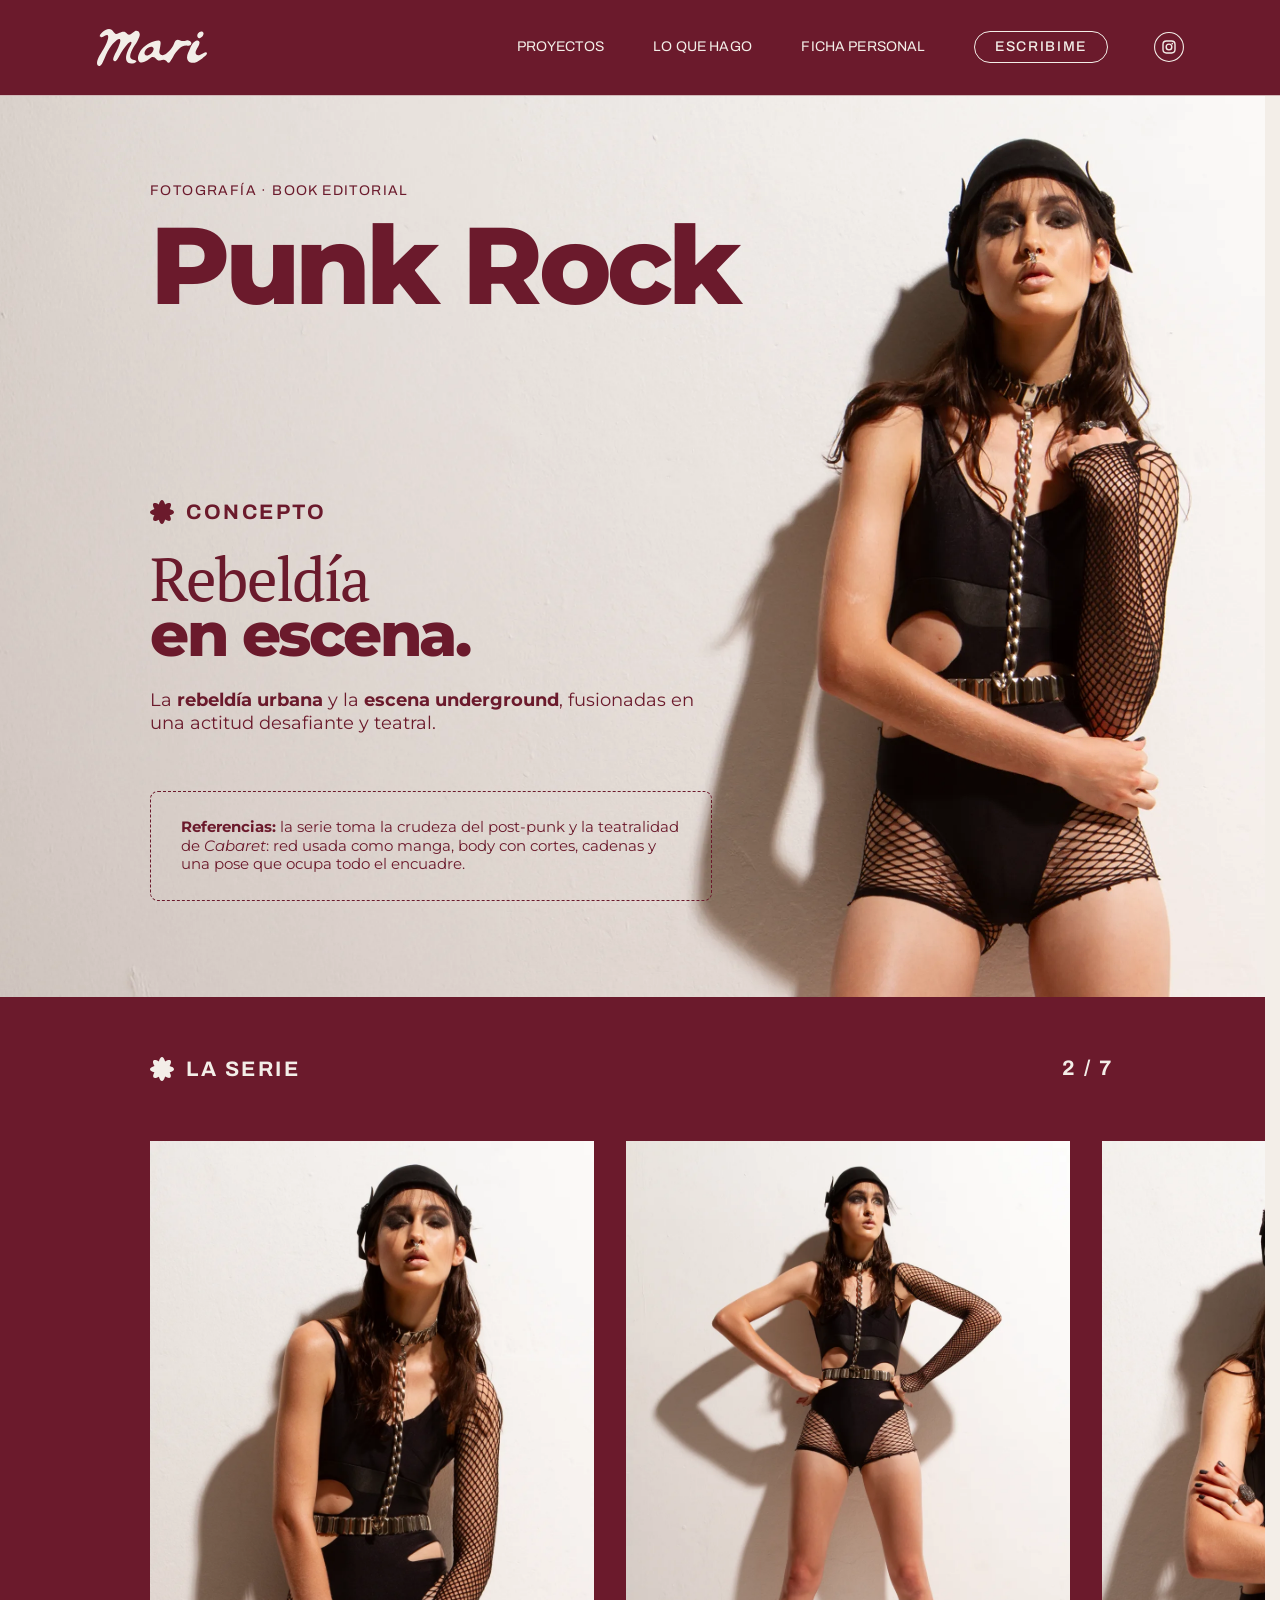
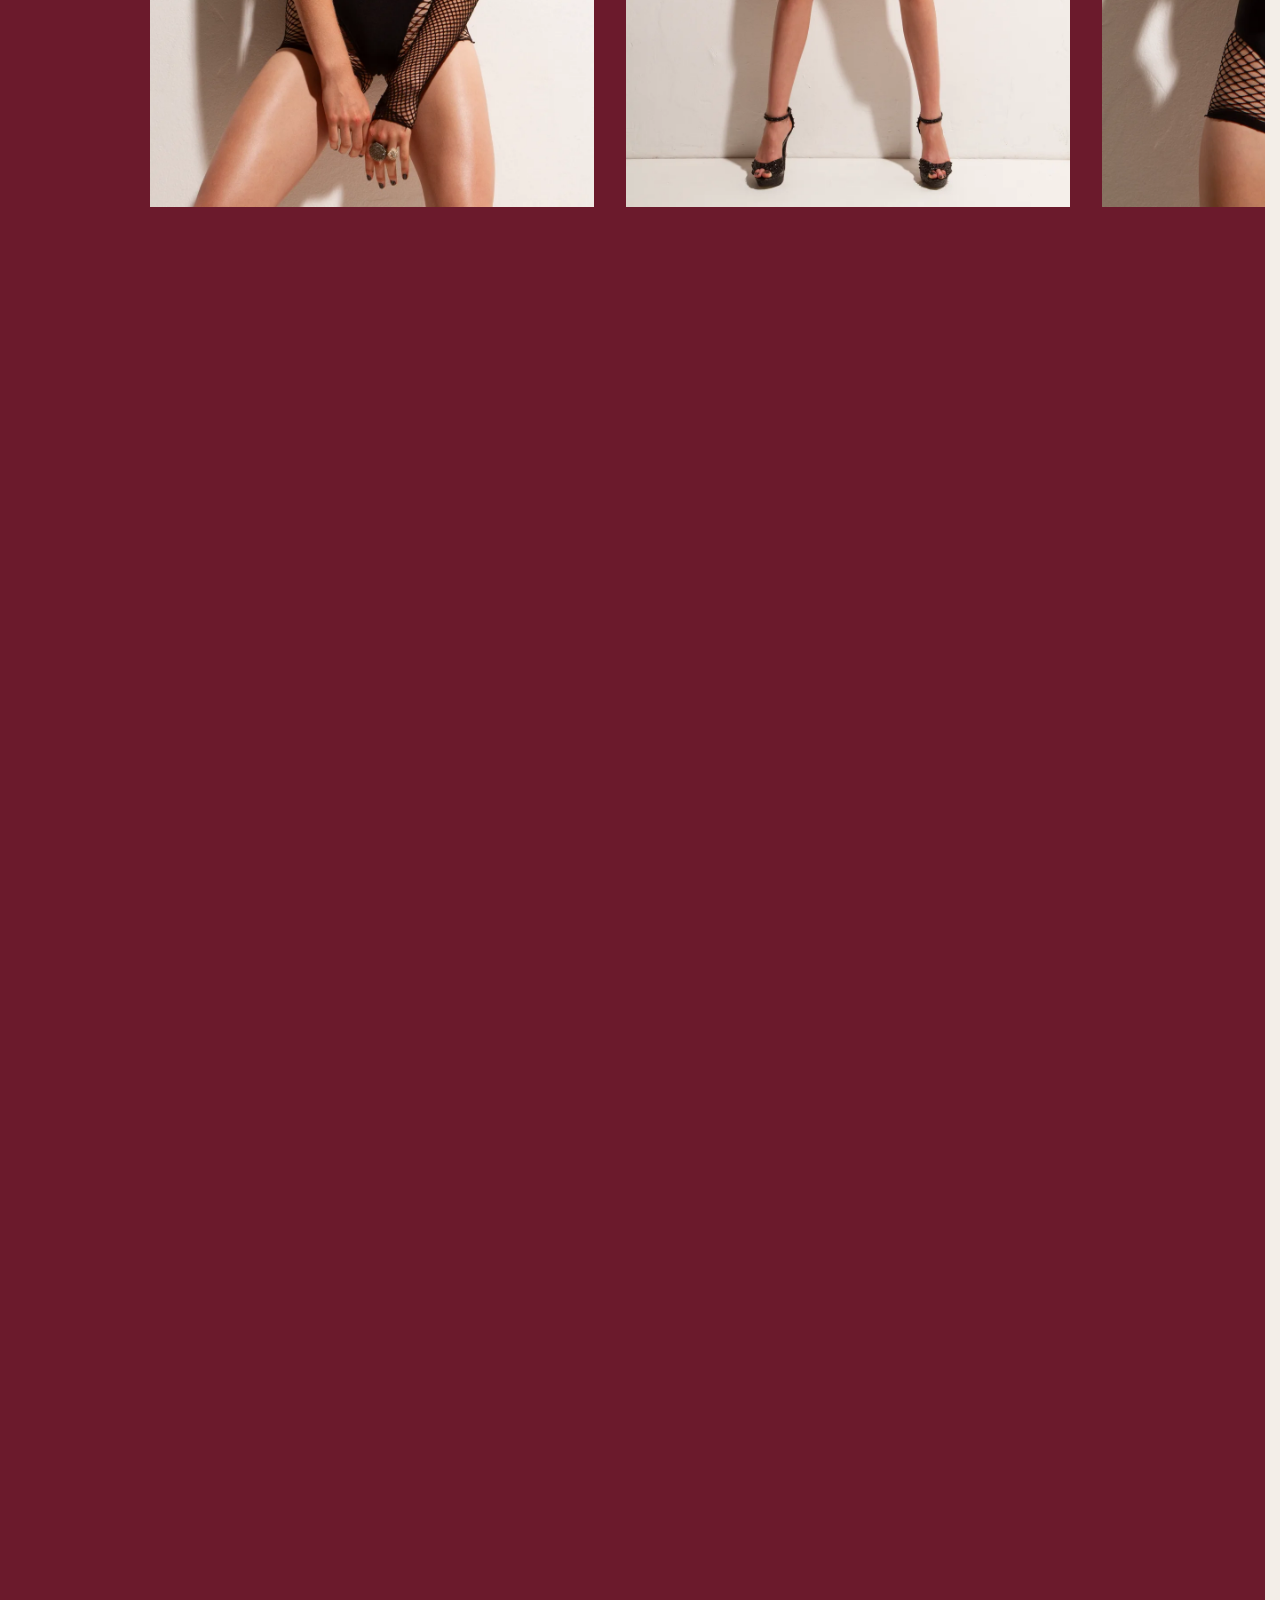
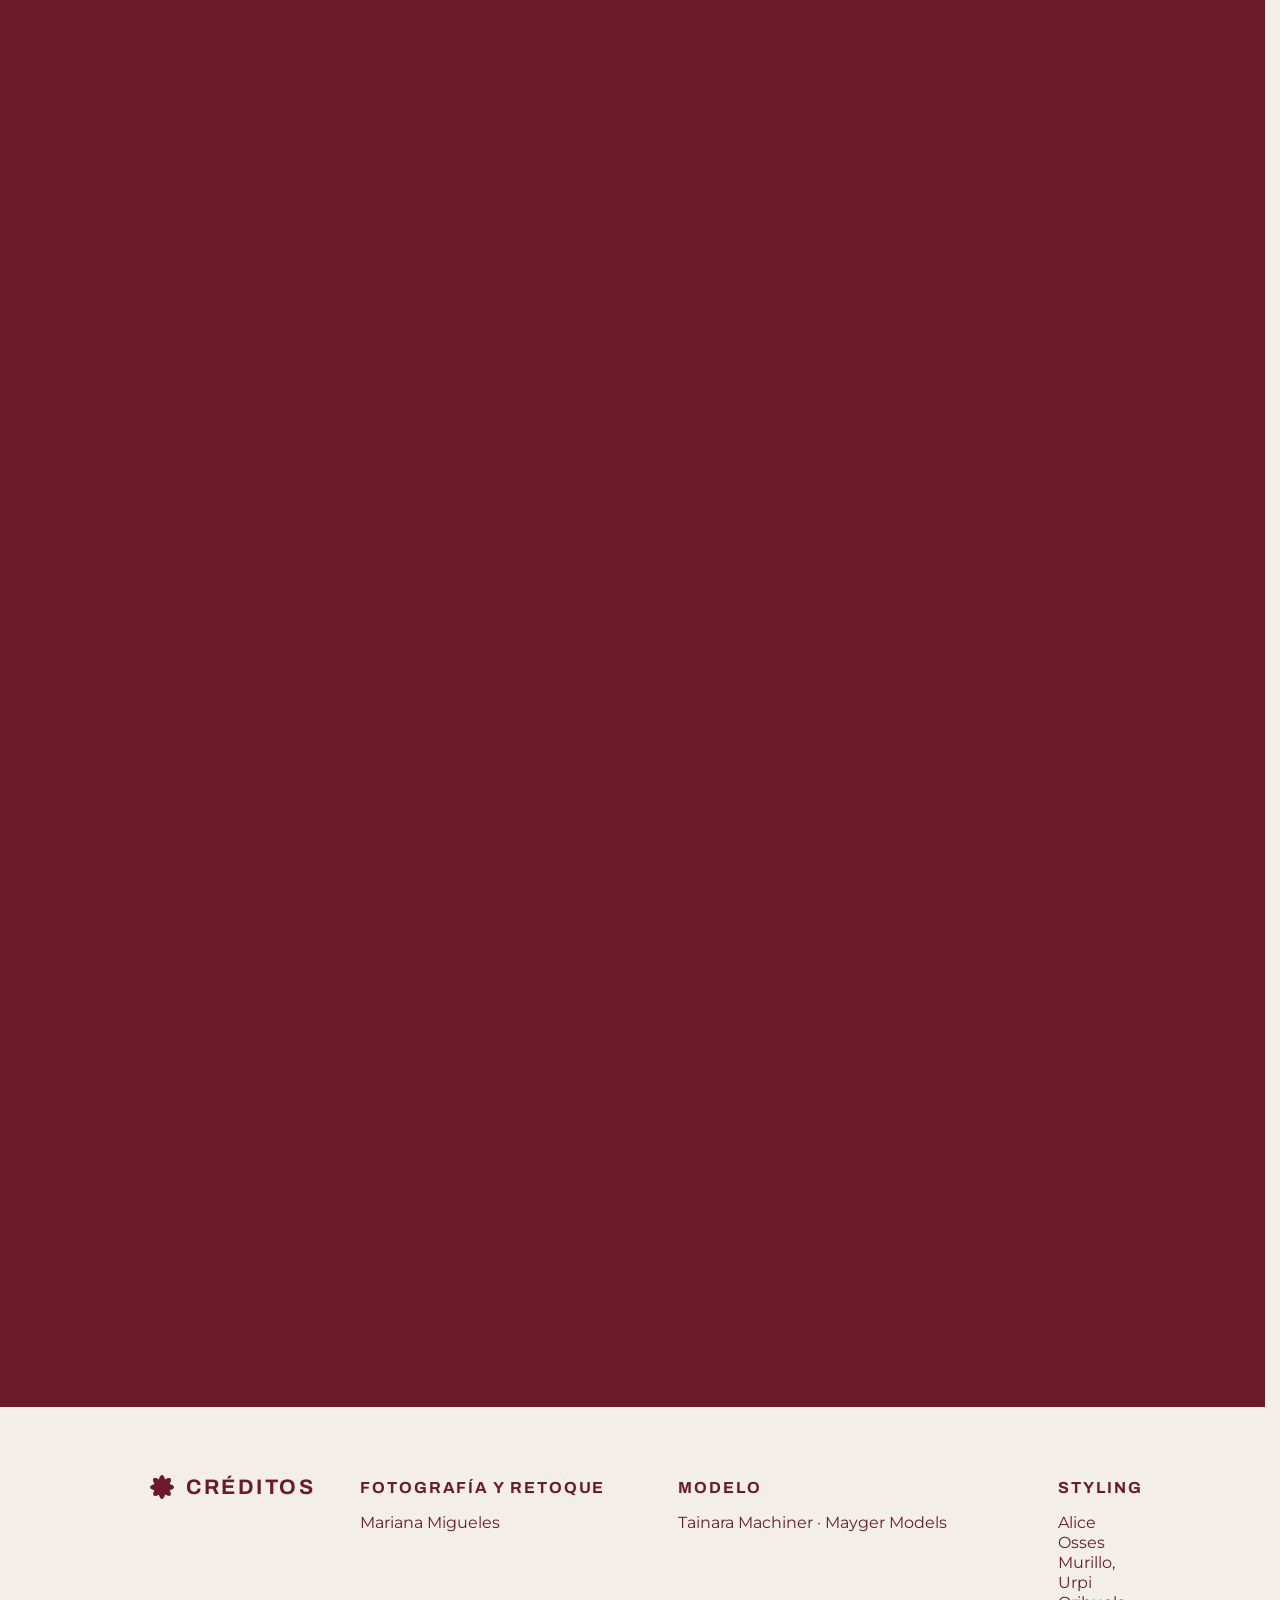
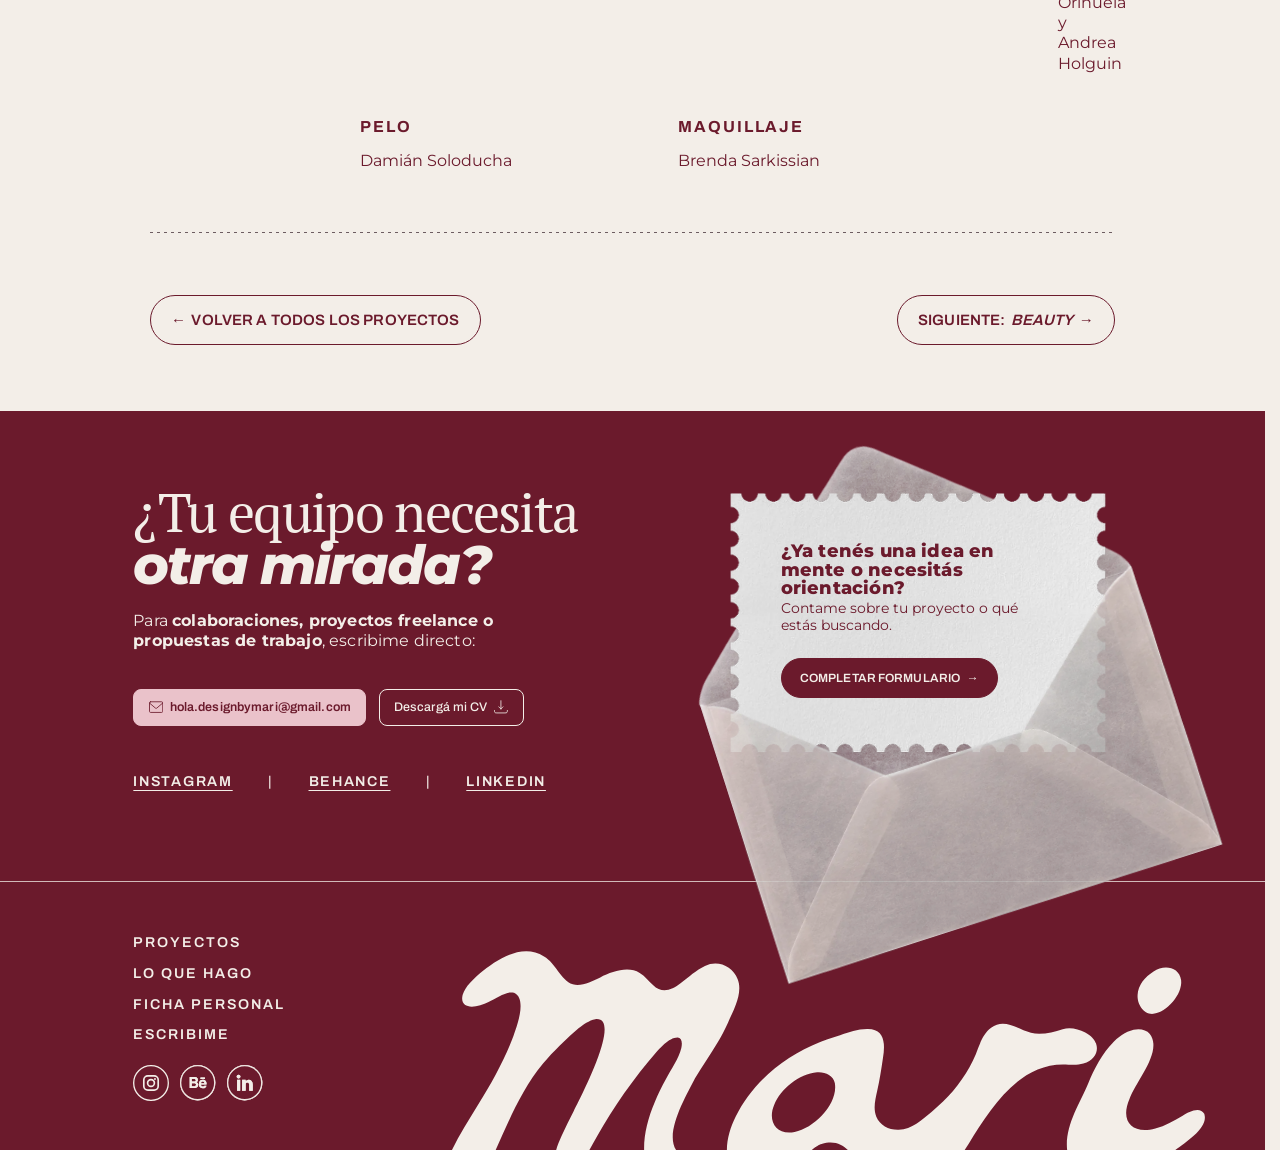
<file: proyectos/punk-rock.html>
<!DOCTYPE html>
<html lang="es-AR">
<head>
<meta charset="utf-8">
<meta name="viewport" content="width=device-width, initial-scale=1">
<title>Punk Rock · Mari</title>
<meta name="description" content="Punk Rock: fotografía · book editorial. Rebeldía en escena. Fotografía de Mariana Migueles (MARI).">
<meta name="author" content="Mariana Migueles">
<link rel="canonical" href="https://designbymari.com.ar/proyectos/punk-rock">
<meta property="og:type" content="article">
<meta property="og:locale" content="es_AR">
<meta property="og:site_name" content="MARI · Mariana Migueles">
<meta property="og:title" content="Punk Rock · Mari">
<meta property="og:description" content="Punk Rock: fotografía · book editorial. Rebeldía en escena. Fotografía de Mariana Migueles (MARI).">
<meta property="og:url" content="https://designbymari.com.ar/proyectos/punk-rock">
<script type="application/ld+json">
{
  "@context": "https://schema.org",
  "@graph": [
    {
      "@type": "Person",
      "@id": "https://designbymari.com.ar/#mariana-migueles",
      "name": "Mariana Migueles",
      "alternateName": "MARI",
      "url": "https://designbymari.com.ar",
      "jobTitle": "Diseñadora de Marcas y Fotógrafa",
      "address": {
        "@type": "PostalAddress",
        "addressLocality": "Buenos Aires",
        "addressCountry": "AR"
      },
      "sameAs": [
        "https://www.instagram.com/_designbymari",
        "https://www.behance.net/mariana-migueles",
        "https://www.linkedin.com/in/marianamigueles/"
      ]
    },
    {
      "@type": "WebSite",
      "@id": "https://designbymari.com.ar/#website",
      "url": "https://designbymari.com.ar",
      "name": "MARI",
      "alternateName": "Mariana Migueles",
      "inLanguage": "es-AR",
      "author": {
        "@id": "https://designbymari.com.ar/#mariana-migueles"
      },
      "publisher": {
        "@id": "https://designbymari.com.ar/#mariana-migueles"
      }
    }
  ]
}
</script>
<link rel="icon" href="../assets/svg/favicon.svg" type="image/svg+xml">
<link rel="icon" href="../assets/img/icons/favicon-32.png" type="image/png" sizes="32x32">
<link rel="apple-touch-icon" href="../assets/img/icons/apple-touch-icon.png">
<script>try{if(sessionStorage.getItem('mari-loaded')==='1')document.documentElement.classList.add('is-seen')}catch(e){}if(location.hash.length>1)document.documentElement.classList.add('is-jumping')</script>
<link rel="preload" href="../assets/fonts/montserrat-latin-400-normal.woff2" as="font" type="font/woff2" crossorigin>
<link rel="preload" href="../assets/fonts/montserrat-latin-800-normal.woff2" as="font" type="font/woff2" crossorigin>
<link rel="preload" href="../assets/fonts/pt-serif-latin-400-normal.woff2" as="font" type="font/woff2" crossorigin>
<link rel="preload" href="../assets/fonts/pt-serif-latin-700-italic.woff2" as="font" type="font/woff2" crossorigin>
<link rel="preload" href="../assets/fonts/archivo-latin-600-normal.woff2" as="font" type="font/woff2" crossorigin>
<link rel="preload" href="../assets/fonts/archivo-latin-400-normal.woff2" as="font" type="font/woff2" crossorigin>
<link rel="preload" href="../assets/fonts/archivo-latin-800-normal.woff2" as="font" type="font/woff2" crossorigin>
<link rel="stylesheet" href="../assets/css/fonts.css">
<link rel="stylesheet" href="../assets/css/main.css">
</head>
<body class="case case--foto">
<div class="loader" id="loader" aria-hidden="true"><svg class="loader__svg" viewBox="0 0 318 318"><g class="loader__txt"><path d="M61.0352 88.9258L64.703 84.6099C65.5796 83.5784 66.5514 82.8382 67.6185 82.3894C68.6843 81.9238 69.7591 81.7776 70.843 81.9507C71.9345 82.1148 72.9554 82.6005 73.9054 83.4079C74.8555 84.2153 75.4995 85.1444 75.8375 86.1952C76.1832 87.237 76.2168 88.3251 75.9383 89.4597C75.6584 90.5775 75.0801 91.6522 74.2036 92.6837L70.5358 96.9996L61.0352 88.9258ZM72.3062 91.2582C73.1136 90.3082 73.4932 89.3297 73.4452 88.3227C73.3958 87.299 72.9187 86.4027 72.0138 85.6338C71.109 84.8648 70.152 84.5424 69.1428 84.6664C68.1322 84.7738 67.2232 85.3024 66.4159 86.2525L64.7088 88.2612L70.5992 93.2669L72.3062 91.2582ZM74.57 77.7447L76.5816 75.828L83.1917 82.7656L81.1801 84.6822L74.57 77.7447ZM74.6543 75.8192C74.2847 76.1714 73.8814 76.3507 73.4445 76.3569C73.0076 76.3631 72.6377 76.2072 72.3346 75.8891C72.0315 75.5711 71.8937 75.194 71.921 74.7579C71.9484 74.3218 72.1469 73.9277 72.5165 73.5755C72.8862 73.2233 73.2853 73.0398 73.714 73.0249C74.1427 73.0101 74.5045 73.1574 74.7994 73.4669C75.1188 73.8022 75.269 74.1921 75.2498 74.6368C75.2225 75.0729 75.024 75.467 74.6543 75.8192ZM89.01 77.9182C88.3918 78.419 87.7277 78.8347 87.0175 79.1653C86.3 79.4868 85.6724 79.6742 85.135 79.7275L84.5991 77.5944C85.1032 77.5376 85.6466 77.3878 86.2293 77.145C86.8045 76.8931 87.3181 76.584 87.7703 76.2178C88.6838 75.4779 88.9574 74.8819 88.5912 74.4297C88.4193 74.2175 88.1714 74.1662 87.8476 74.2757C87.5237 74.3852 87.0772 74.6169 86.5082 74.9708C85.8245 75.3718 85.2356 75.673 84.7417 75.8744C84.2478 76.0759 83.7299 76.1439 83.188 76.0785C82.6553 76.0057 82.161 75.6879 81.7052 75.125C81.324 74.6545 81.1215 74.1309 81.0976 73.5543C81.0755 72.961 81.2406 72.3536 81.5929 71.7321C81.9544 71.1031 82.4904 70.5008 83.2009 69.9254C83.7268 69.4994 84.2968 69.1371 84.9106 68.8385C85.5263 68.5233 86.087 68.3289 86.5928 68.2554L87.1174 70.3746C86.1634 70.5361 85.2988 70.9308 84.5237 71.5586C84.0624 71.9323 83.7687 72.2771 83.6426 72.5931C83.5166 72.9091 83.5357 73.1687 83.7002 73.3717C83.887 73.6023 84.1424 73.6629 84.4662 73.5534C84.7901 73.4439 85.2579 73.2102 85.8695 72.8523C86.5607 72.4605 87.1487 72.1677 87.6334 71.9737C88.1106 71.7706 88.6155 71.7054 89.1482 71.7782C89.6809 71.851 90.1677 72.1596 90.6086 72.704C90.9823 73.1654 91.1765 73.6881 91.1911 74.2722C91.2058 74.8562 91.0277 75.4665 90.657 76.103C90.288 76.7227 89.739 77.3278 89.01 77.9182ZM100.538 63.79C100.557 63.8199 100.678 64.0391 100.899 64.4475L94.8076 68.3778C95.2392 68.8059 95.7529 69.0326 96.3487 69.058C96.9444 69.0834 97.5466 68.8997 98.1553 68.507C98.5743 68.2366 98.9049 67.9386 99.1469 67.6128C99.3924 67.2707 99.568 66.8748 99.6735 66.4251L101.785 66.9706C101.587 68.3279 100.759 69.4765 99.3025 70.4164C98.3946 71.0023 97.4787 71.3459 96.555 71.4473C95.6248 71.5388 94.7673 71.3926 93.9826 71.0086C93.1979 70.6247 92.548 70.0336 92.033 69.2354C91.5244 68.4472 91.2519 67.6197 91.2155 66.753C91.1826 65.8698 91.3777 65.0443 91.8009 64.2767C92.2277 63.4926 92.8451 62.8398 93.6533 62.3183C94.4415 61.8097 95.2644 61.5191 96.1218 61.4463C96.9792 61.3735 97.7936 61.5405 98.5648 61.9473C99.3395 62.3376 99.9973 62.9519 100.538 63.79ZM94.8078 64.0747C94.279 64.4159 93.9316 64.852 93.7655 65.3831C93.5995 65.9142 93.6439 66.4649 93.8989 67.0352L97.8649 64.4762C97.4567 64.0188 96.9765 63.7564 96.4242 63.6888C95.8654 63.6113 95.3266 63.7399 94.8078 64.0747ZM107.229 54.6646C108.297 54.146 109.312 54.0489 110.275 54.3734C111.248 54.6928 112.041 55.4827 112.653 56.7431L115.049 61.678L112.55 62.8916L110.34 58.3412C110.008 57.6576 109.612 57.2229 109.153 57.0369C108.688 56.8403 108.172 56.8795 107.606 57.1544C106.976 57.4604 106.57 57.9017 106.388 58.4785C106.2 59.0445 106.294 59.7121 106.667 60.4812L108.736 64.7431L106.237 65.9567L102.051 57.3367L104.439 56.1775L104.929 57.1869C105.084 56.663 105.36 56.1856 105.758 55.7548C106.151 55.3132 106.641 54.9499 107.229 54.6646ZM107.162 53.5486C106.873 53.6886 106.591 53.7597 106.315 53.7618C106.044 53.748 105.729 53.7098 105.368 53.6472C105.135 53.602 104.944 53.5759 104.796 53.5689C104.658 53.5566 104.535 53.5765 104.429 53.6283C104.204 53.7372 104.062 53.9055 104.001 54.1332C103.934 54.3501 103.966 54.6054 104.095 54.899L102.829 55.5136C102.503 54.7875 102.405 54.1358 102.534 53.5585C102.668 52.9652 103.013 52.5338 103.568 52.2641C103.846 52.1293 104.12 52.0687 104.391 52.0825C104.667 52.0804 104.993 52.1134 105.37 52.1815C105.603 52.2267 105.788 52.2554 105.926 52.2676C106.075 52.2747 106.202 52.2523 106.309 52.2004C106.523 52.0967 106.663 51.9363 106.729 51.7194C106.801 51.4865 106.777 51.234 106.658 50.9618L107.924 50.3472C108.24 51.0519 108.328 51.6955 108.188 52.278C108.059 52.8554 107.717 53.2789 107.162 53.5486ZM123.425 58.5736C122.47 58.8984 121.543 58.994 120.645 58.8604C119.754 58.7117 118.974 58.3559 118.306 57.7928C117.639 57.2298 117.152 56.4986 116.846 55.5992C116.54 54.6998 116.481 53.8233 116.667 52.9699C116.854 52.1164 117.256 51.3649 117.876 50.7153C118.503 50.0508 119.294 49.556 120.25 49.2312C121.205 48.9064 122.129 48.8183 123.019 48.967C123.906 49.1044 124.684 49.4547 125.352 50.0177C126.02 50.5808 126.507 51.312 126.812 52.2114C127.118 53.1107 127.178 53.9872 126.991 54.8407C126.805 55.6942 126.404 56.4513 125.788 57.1121C125.169 57.7616 124.381 58.2488 123.425 58.5736ZM122.692 56.4151C123.366 56.1858 123.841 55.7737 124.115 55.1788C124.397 54.5688 124.408 53.8815 124.148 53.1171C123.888 52.3526 123.462 51.82 122.871 51.5194C122.287 51.2037 121.658 51.1604 120.983 51.3897C120.309 51.619 119.831 52.0387 119.549 52.6486C119.263 53.2474 119.251 53.929 119.51 54.6935C119.77 55.4579 120.198 55.9961 120.793 56.308C121.384 56.6087 122.017 56.6444 122.692 56.4151ZM146.256 39.7364L148.141 52.8172L145.514 53.1956L145.357 52.1026C144.794 53.0235 143.866 53.5771 142.573 53.7633C141.68 53.892 140.84 53.809 140.054 53.5144C139.279 53.2181 138.633 52.7293 138.115 52.0482C137.597 51.367 137.268 50.5387 137.127 49.5632C136.986 48.5877 137.069 47.7001 137.373 46.9005C137.678 46.1008 138.16 45.4495 138.819 44.9466C139.49 44.4421 140.273 44.1254 141.166 43.9968C142.376 43.8224 143.377 44.068 144.169 44.7338L143.506 40.1326L146.256 39.7364ZM142.724 51.4382C143.417 51.3383 143.959 51.0203 144.35 50.4842C144.739 49.9363 144.876 49.2627 144.76 48.4635C144.645 47.6644 144.325 47.0627 143.799 46.6586C143.271 46.2428 142.66 46.0848 141.967 46.1847C141.262 46.2863 140.715 46.6111 140.326 47.1589C139.935 47.6951 139.797 48.3628 139.912 49.1619C140.028 49.9611 140.349 50.5686 140.877 50.9845C141.403 51.3886 142.018 51.5398 142.724 51.4382ZM161.732 47.3936C161.733 47.4292 161.721 47.6789 161.695 48.1426L154.448 48.3008C154.592 48.8916 154.91 49.3537 155.405 49.6874C155.899 50.021 156.508 50.1799 157.232 50.1641C157.731 50.1532 158.169 50.0724 158.545 49.9217C158.934 49.7588 159.291 49.5135 159.616 49.1857L161.129 50.7561C160.249 51.8086 158.943 52.3537 157.21 52.3916C156.129 52.4151 155.169 52.2282 154.329 51.8309C153.489 51.4217 152.835 50.848 152.367 50.11C151.9 49.3719 151.656 48.5281 151.635 47.5784C151.615 46.6405 151.816 45.7929 152.239 45.0354C152.673 44.2658 153.272 43.6648 154.034 43.2325C154.809 42.788 155.677 42.5553 156.638 42.5343C157.576 42.5138 158.429 42.6971 159.198 43.0841C159.966 43.4712 160.573 44.0399 161.017 44.7904C161.472 45.5287 161.711 46.3964 161.732 47.3936ZM156.702 44.6351C156.073 44.6489 155.548 44.8385 155.129 45.2039C154.709 45.5694 154.458 46.0618 154.377 46.6812L159.096 46.5782C158.988 45.9748 158.716 45.4997 158.281 45.1529C157.845 44.7943 157.319 44.6216 156.702 44.6351ZM186.103 45.4615C187.282 45.683 188.15 46.2085 188.707 47.0381C189.278 47.8582 189.433 48.9626 189.172 50.3513L188.159 55.7428L185.428 55.2296L186.362 50.2583C186.502 49.5114 186.449 48.9275 186.202 48.5065C185.969 48.0761 185.566 47.8071 184.994 47.6997C184.352 47.5791 183.805 47.6937 183.353 48.0437C182.903 48.382 182.601 48.9595 182.447 49.7764L181.559 54.5027L178.829 53.9896L179.763 49.0183C180.041 47.5362 179.585 46.6833 178.395 46.4596C177.765 46.3412 177.223 46.457 176.771 46.807C176.321 47.1452 176.019 47.7228 175.866 48.5397L174.977 53.266L172.247 52.7529L174.016 43.3353L176.625 43.8254L176.421 44.9107C176.845 44.5797 177.328 44.3563 177.869 44.2405C178.422 44.127 179.002 44.1272 179.609 44.2412C180.274 44.3662 180.85 44.6133 181.337 44.9826C181.825 45.3402 182.186 45.8006 182.418 46.3638C182.895 45.9461 183.451 45.6578 184.085 45.499C184.73 45.3424 185.403 45.3299 186.103 45.4615ZM199.107 48.7786C200.51 49.2634 201.471 49.9724 201.99 50.9056C202.513 51.8276 202.542 52.962 202.077 54.3088L200.291 59.4769L197.833 58.6276L198.223 57.4997C197.438 58.1707 196.372 58.2736 195.026 57.8082C194.33 57.5677 193.764 57.2405 193.33 56.8264C192.906 56.4162 192.631 55.9569 192.505 55.4486C192.38 54.9403 192.408 54.4224 192.59 53.8949C192.881 53.0532 193.424 52.4996 194.219 52.2342C195.026 51.9727 196.091 52.0707 197.415 52.5284L199.503 53.2497C199.701 52.6774 199.678 52.1796 199.435 51.7563C199.195 51.3218 198.728 50.9844 198.032 50.7439C197.549 50.5772 197.045 50.4909 196.52 50.4851C196.009 50.472 195.547 50.5383 195.132 50.684L194.823 48.5232C195.437 48.346 196.12 48.2802 196.87 48.326C197.632 48.3757 198.377 48.5266 199.107 48.7786ZM196.293 56.2675C196.742 56.4226 197.175 56.4593 197.593 56.3775C198.014 56.2845 198.368 56.0612 198.654 55.7075L198.973 54.7817L197.172 54.1592C196.095 53.7869 195.434 53.9542 195.19 54.6613C195.073 54.998 195.109 55.3119 195.298 55.6031C195.501 55.887 195.833 56.1084 196.293 56.2675ZM210.2 54.5675C210.697 54.2872 211.248 54.1566 211.854 54.1759C212.471 54.2002 213.114 54.3671 213.781 54.6767L212.703 57.0037C212.433 56.8523 212.249 56.7541 212.152 56.7092C211.43 56.3746 210.77 56.3171 210.171 56.5366C209.577 56.7455 209.092 57.2539 208.718 58.0618L206.815 62.1663L204.294 60.9977L208.324 52.304L210.732 53.4202L210.2 54.5675ZM216.595 67.4693C215.714 66.9546 215.023 66.3113 214.525 65.5395C214.043 64.7633 213.791 63.9355 213.768 63.056C213.755 62.1824 213.988 61.3355 214.467 60.515C214.946 59.6945 215.569 59.075 216.335 58.6563C217.112 58.2436 217.954 58.0612 218.861 58.1092C219.784 58.1529 220.687 58.4321 221.569 58.9468C222.44 59.4555 223.092 60.0829 223.522 60.8292C223.969 61.5711 224.144 62.3673 224.046 63.2178L221.601 63.1315C221.613 62.1212 221.214 61.3797 220.404 60.9069C219.779 60.5419 219.141 60.4448 218.491 60.6156C217.842 60.7865 217.311 61.2257 216.898 61.9333C216.485 62.641 216.364 63.3196 216.534 63.9692C216.705 64.6188 217.104 65.1262 217.729 65.4912C218.55 65.97 219.391 65.9526 220.255 65.439L221.524 67.5405C220.843 68.0234 220.067 68.2579 219.195 68.2441C218.334 68.2362 217.467 67.978 216.595 67.4693ZM232.118 65.8389C233.308 66.7255 234.01 67.6921 234.222 68.7387C234.442 69.7758 234.126 70.8657 233.275 72.0085L230.009 76.3938L227.923 74.8404L228.636 73.8834C227.685 74.2855 226.638 74.061 225.495 73.2099C224.905 72.7701 224.465 72.2871 224.176 71.7609C223.896 71.2417 223.774 70.7208 223.807 70.1983C223.841 69.6757 224.025 69.1906 224.358 68.743C224.89 68.0288 225.575 67.6656 226.414 67.6533C227.261 67.6481 228.247 68.064 229.371 68.9009L231.142 70.2202C231.504 69.7345 231.633 69.2532 231.529 68.7762C231.433 68.2897 231.089 67.8265 230.499 67.3868C230.089 67.0818 229.635 66.847 229.136 66.6824C228.653 66.5154 228.192 66.4386 227.753 66.4519L228.112 64.2991C228.751 64.316 229.421 64.4598 230.123 64.7306C230.834 65.0085 231.499 65.3779 232.118 65.8389ZM227.169 72.125C227.55 72.4087 227.952 72.5748 228.375 72.6232C228.805 72.6622 229.21 72.5563 229.589 72.3057L230.174 71.5201L228.646 70.3817C227.731 69.7008 227.051 69.6603 226.604 70.2602C226.391 70.5459 226.33 70.856 226.422 71.1906C226.53 71.5227 226.779 71.8341 227.169 72.125ZM235.626 81.3569C235.043 80.8161 234.537 80.2176 234.109 79.5617C233.689 78.897 233.414 78.3024 233.285 77.778L235.321 76.9447C235.449 77.4356 235.674 77.9522 235.997 78.4945C236.328 79.0281 236.707 79.4927 237.134 79.8883C237.996 80.6875 238.625 80.8737 239.02 80.447C239.206 80.2467 239.221 79.9941 239.067 79.689C238.913 79.384 238.62 78.975 238.189 78.4619C237.695 77.8421 237.313 77.302 237.043 76.8417C236.774 76.3813 236.633 75.8783 236.621 75.3326C236.617 74.795 236.862 74.2606 237.354 73.7295C237.766 73.2853 238.255 73.0105 238.823 72.905C239.407 72.7989 240.032 72.8761 240.697 73.1366C241.371 73.4051 242.043 73.8502 242.714 74.4718C243.21 74.9319 243.649 75.4446 244.032 76.0099C244.432 76.5745 244.704 77.102 244.848 77.5922L242.825 78.4124C242.53 77.491 242.016 76.6912 241.285 76.0131C240.849 75.6095 240.466 75.3677 240.136 75.2878C239.805 75.2079 239.551 75.2637 239.373 75.4553C239.171 75.673 239.148 75.9344 239.302 76.2394C239.456 76.5444 239.754 76.9743 240.195 77.5289C240.681 78.1575 241.054 78.6979 241.315 79.1502C241.584 79.5937 241.72 80.0843 241.724 80.6219C241.727 81.1595 241.491 81.6852 241.015 82.199C240.611 82.6344 240.121 82.9008 239.545 82.9982C238.969 83.0957 238.34 83.0061 237.657 82.7294C236.991 82.4522 236.314 81.9946 235.626 81.3569ZM249.513 90.8696C249.198 90.4831 249.06 90.0597 249.098 89.5994C249.144 89.1484 249.37 88.7578 249.775 88.4276C250.18 88.0975 250.603 87.9592 251.045 88.0126C251.496 88.0585 251.883 88.2793 252.205 88.6751C252.528 89.0708 252.666 89.4942 252.62 89.9453C252.584 90.3889 252.363 90.7757 251.958 91.1058C251.553 91.436 251.125 91.5781 250.674 91.5321C250.223 91.4862 249.836 91.2654 249.513 90.8696ZM264.73 100.576L261.888 102.244L264.808 107.221L262.811 108.393L259.89 103.415L255.973 105.714L254.513 103.225L265.267 96.9161L270.034 105.043L268.037 106.215L264.73 100.576ZM262.527 118.481C262.119 117.558 261.942 116.643 261.995 115.737C262.064 114.836 262.35 114.029 262.852 113.313C263.353 112.598 264.038 112.048 264.907 111.664C265.776 111.28 266.644 111.143 267.51 111.253C268.377 111.363 269.161 111.698 269.863 112.258C270.581 112.823 271.143 113.568 271.552 114.491C271.96 115.414 272.129 116.326 272.06 117.226C272.002 118.122 271.722 118.927 271.22 119.642C270.718 120.358 270.033 120.907 269.164 121.291C268.296 121.676 267.428 121.813 266.561 121.703C265.695 121.592 264.905 121.26 264.192 120.705C263.49 120.146 262.935 119.404 262.527 118.481ZM264.612 117.559C264.9 118.211 265.353 118.647 265.97 118.868C266.602 119.094 267.288 119.044 268.026 118.718C268.765 118.391 269.257 117.92 269.505 117.304C269.767 116.695 269.755 116.064 269.467 115.413C269.178 114.761 268.718 114.322 268.086 114.095C267.464 113.864 266.784 113.912 266.045 114.238C265.307 114.565 264.809 115.038 264.551 115.658C264.304 116.274 264.324 116.908 264.612 117.559ZM268.451 132.341C268.175 132.142 267.925 131.867 267.7 131.515C267.49 131.171 267.318 130.79 267.183 130.372C266.835 129.286 266.842 128.355 267.204 127.578C267.57 126.813 268.29 126.258 269.364 125.913L273.112 124.712L272.661 123.304L274.697 122.651L275.148 124.059L277.37 123.347L278.218 125.993L275.996 126.705L276.725 128.978L274.689 129.63L273.961 127.358L270.246 128.548C269.862 128.671 269.593 128.864 269.44 129.125C269.301 129.394 269.29 129.709 269.406 130.071C269.54 130.489 269.768 130.809 270.088 131.03L268.451 132.341ZM269.645 139.897C269.432 138.911 269.442 137.979 269.677 137.102C269.926 136.234 270.369 135.5 271.004 134.9C271.64 134.301 272.421 133.901 273.35 133.699C274.278 133.498 275.156 133.539 275.982 133.821C276.809 134.103 277.51 134.589 278.085 135.279C278.673 135.977 279.075 136.82 279.289 137.806C279.503 138.792 279.485 139.72 279.236 140.588C278.998 141.453 278.562 142.186 277.926 142.785C277.291 143.385 276.509 143.785 275.581 143.987C274.652 144.188 273.775 144.147 272.948 143.865C272.121 143.582 271.415 143.098 270.828 142.411C270.254 141.721 269.859 140.884 269.645 139.897ZM271.873 139.414C272.024 140.11 272.38 140.629 272.94 140.969C273.514 141.318 274.195 141.407 274.984 141.236C275.773 141.065 276.351 140.703 276.717 140.15C277.097 139.606 277.212 138.985 277.061 138.289C276.91 137.593 276.547 137.07 275.973 136.721C275.411 136.369 274.735 136.278 273.946 136.45C273.157 136.621 272.574 136.984 272.196 137.54C271.83 138.093 271.722 138.718 271.873 139.414ZM281.895 157.606L273.945 158.286C272.194 158.436 270.853 158.092 269.924 157.254C268.994 156.415 268.454 155.121 268.304 153.37C268.225 152.447 268.263 151.562 268.417 150.715C268.571 149.867 268.837 149.153 269.217 148.573L271.298 149.503C271.002 149.933 270.785 150.464 270.648 151.096C270.5 151.728 270.452 152.352 270.504 152.967C270.586 153.925 270.865 154.611 271.342 155.023C271.807 155.448 272.478 155.623 273.353 155.548L273.761 155.513C272.907 154.859 272.424 153.887 272.314 152.598C272.239 151.722 272.36 150.902 272.675 150.136C273.004 149.381 273.499 148.76 274.161 148.275C274.822 147.789 275.609 147.507 276.52 147.429C277.431 147.351 278.253 147.495 278.988 147.862C279.722 148.228 280.31 148.756 280.75 149.445C281.203 150.145 281.467 150.933 281.542 151.808C281.661 153.192 281.295 154.284 280.446 155.084L281.67 154.979L281.895 157.606ZM274.633 152.954C274.695 153.687 274.959 154.266 275.425 154.691C275.903 155.127 276.491 155.315 277.189 155.255C277.887 155.196 278.429 154.911 278.814 154.401C279.213 153.902 279.38 153.286 279.318 152.553C279.255 151.819 278.984 151.235 278.506 150.799C278.04 150.362 277.458 150.173 276.759 150.233C276.061 150.293 275.514 150.578 275.117 151.089C274.731 151.598 274.57 152.22 274.633 152.954ZM280.873 165.534C281.332 165.873 281.676 166.323 281.906 166.884C282.136 167.457 282.246 168.112 282.236 168.848L279.671 168.813C279.699 168.505 279.714 168.297 279.715 168.191C279.726 167.395 279.509 166.769 279.064 166.311C278.631 165.854 277.969 165.62 277.078 165.608L272.555 165.546L272.592 162.768L282.174 162.898L282.138 165.552L280.873 165.534ZM281.555 177.038C281.386 178.512 280.901 179.604 280.102 180.313C279.315 181.023 278.214 181.296 276.799 181.133L271.366 180.508L271.664 177.924L272.85 178.061C272.025 177.44 271.694 176.422 271.857 175.006C271.941 174.275 272.138 173.652 272.448 173.138C272.757 172.636 273.146 172.268 273.615 172.035C274.084 171.802 274.596 171.718 275.151 171.782C276.035 171.884 276.693 172.294 277.124 173.013C277.554 173.744 277.689 174.805 277.529 176.197L277.276 178.391C277.877 178.461 278.358 178.331 278.719 178.002C279.092 177.674 279.32 177.145 279.404 176.413C279.463 175.906 279.438 175.395 279.33 174.881C279.232 174.379 279.067 173.942 278.835 173.569L280.878 172.8C281.184 173.361 281.396 174.013 281.513 174.756C281.63 175.51 281.644 176.271 281.555 177.038ZM273.635 175.91C273.581 176.382 273.639 176.813 273.809 177.203C273.991 177.595 274.285 177.891 274.692 178.094L275.666 178.206L275.884 176.313C276.014 175.18 275.708 174.571 274.965 174.486C274.611 174.445 274.312 174.548 274.068 174.795C273.835 175.055 273.691 175.427 273.635 175.91ZM279.258 189.712L278.736 192.114L276.647 191.66L277.154 189.328L270.088 187.792L270.678 185.077L277.745 186.613L278.059 185.168L280.147 185.622L279.833 187.067L280.251 187.158C281.318 187.39 282.097 187.887 282.588 188.65C283.076 189.424 283.195 190.386 282.945 191.535C282.857 191.941 282.727 192.314 282.556 192.653C282.394 193.007 282.205 193.288 281.99 193.496L280.178 192.355C280.467 192.09 280.657 191.748 280.747 191.33C280.926 190.506 280.563 189.996 279.658 189.799L279.258 189.712ZM277.677 197.362L276.87 200.021L267.7 197.239L268.507 194.58L277.677 197.362ZM280.676 200.543L279.808 203.406L278.289 199.577L278.92 197.497L280.676 200.543ZM273.922 208.576C273.37 209.954 272.615 210.88 271.658 211.354C270.712 211.832 269.578 211.806 268.255 211.276L263.179 209.243L264.146 206.829L265.253 207.273C264.621 206.457 264.57 205.387 265.099 204.065C265.373 203.381 265.727 202.832 266.162 202.418C266.592 202.015 267.064 201.762 267.578 201.661C268.091 201.56 268.607 201.613 269.125 201.82C269.952 202.151 270.479 202.721 270.706 203.528C270.928 204.346 270.779 205.405 270.258 206.706L269.437 208.756C269.999 208.981 270.497 208.983 270.932 208.76C271.377 208.542 271.737 208.091 272.011 207.408C272.2 206.934 272.311 206.435 272.342 205.91C272.38 205.4 272.336 204.935 272.21 204.514L274.383 204.31C274.531 204.932 274.564 205.616 274.482 206.364C274.395 207.122 274.209 207.86 273.922 208.576ZM266.577 205.405C266.401 205.846 266.343 206.277 266.405 206.698C266.477 207.123 266.683 207.487 267.023 207.789L267.932 208.154L268.641 206.384C269.064 205.326 268.929 204.658 268.235 204.38C267.904 204.248 267.589 204.268 267.289 204.442C266.995 204.632 266.758 204.953 266.577 205.405ZM260.434 222.11C260.689 221.681 261.039 221.405 261.484 221.283C261.923 221.171 262.368 221.248 262.817 221.514C263.266 221.781 263.542 222.131 263.644 222.564C263.756 223.003 263.682 223.442 263.422 223.882C263.161 224.321 262.811 224.596 262.372 224.709C261.943 224.827 261.504 224.753 261.054 224.486C260.605 224.22 260.324 223.867 260.212 223.428C260.1 222.988 260.174 222.549 260.434 222.11ZM260.126 239.072L256.489 243.414C255.62 244.452 254.653 245.198 253.589 245.655C252.527 246.128 251.453 246.282 250.368 246.116C249.275 245.96 248.251 245.481 247.295 244.68C246.339 243.88 245.689 242.955 245.343 241.907C244.99 240.867 244.949 239.779 245.22 238.643C245.492 237.523 246.063 236.445 246.932 235.407L250.569 231.065L260.126 239.072ZM248.839 236.819C248.039 237.775 247.666 238.756 247.721 239.762C247.777 240.786 248.261 241.679 249.171 242.441C250.081 243.204 251.04 243.52 252.049 243.389C253.059 243.274 253.964 242.739 254.765 241.783L256.457 239.763L250.532 234.798L248.839 236.819ZM246.704 250.323L244.713 252.261L238.027 245.397L240.017 243.459L246.704 250.323ZM246.641 252.249C247.006 251.893 247.408 251.709 247.844 251.698C248.281 251.687 248.653 251.839 248.959 252.153C249.266 252.468 249.408 252.844 249.385 253.28C249.363 253.716 249.169 254.113 248.803 254.469C248.437 254.825 248.04 255.013 247.612 255.033C247.183 255.052 246.82 254.909 246.522 254.603C246.198 254.271 246.044 253.883 246.058 253.438C246.081 253.001 246.275 252.605 246.641 252.249ZM232.248 250.289C232.863 249.785 233.525 249.366 234.233 249.031C234.949 248.706 235.575 248.515 236.113 248.458L236.66 250.588C236.157 250.648 235.614 250.801 235.033 251.047C234.459 251.302 233.947 251.614 233.497 251.983C232.588 252.728 232.318 253.325 232.686 253.775C232.859 253.987 233.108 254.037 233.431 253.925C233.754 253.814 234.199 253.58 234.766 253.223C235.448 252.818 236.035 252.513 236.528 252.309C237.02 252.105 237.538 252.034 238.08 252.096C238.613 252.166 239.109 252.481 239.568 253.041C239.952 253.51 240.158 254.032 240.185 254.608C240.21 255.202 240.049 255.81 239.7 256.433C239.342 257.064 238.809 257.67 238.102 258.249C237.579 258.678 237.011 259.044 236.399 259.346C235.785 259.664 235.225 259.862 234.72 259.938L234.183 257.822C235.136 257.655 235.999 257.256 236.77 256.624C237.229 256.247 237.521 255.901 237.645 255.584C237.77 255.267 237.749 255.008 237.583 254.806C237.395 254.576 237.14 254.517 236.816 254.628C236.493 254.74 236.027 254.976 235.417 255.337C234.728 255.733 234.142 256.029 233.658 256.226C233.182 256.432 232.677 256.5 232.144 256.43C231.611 256.36 231.123 256.054 230.679 255.513C230.302 255.053 230.105 254.532 230.087 253.948C230.069 253.364 230.244 252.753 230.611 252.114C230.977 251.492 231.522 250.884 232.248 250.289ZM220.793 264.479C220.773 264.449 220.652 264.231 220.429 263.823L226.5 259.863C226.067 259.437 225.552 259.213 224.956 259.19C224.36 259.168 223.759 259.354 223.152 259.75C222.734 260.023 222.405 260.322 222.165 260.649C221.921 260.993 221.747 261.389 221.644 261.84L219.53 261.305C219.722 259.946 220.543 258.794 221.995 257.846C222.9 257.256 223.814 256.908 224.738 256.802C225.667 256.706 226.526 256.848 227.312 257.228C228.099 257.608 228.752 258.195 229.271 258.991C229.783 259.777 230.06 260.603 230.101 261.469C230.138 262.352 229.947 263.179 229.527 263.949C229.105 264.735 228.49 265.391 227.685 265.916C226.899 266.429 226.078 266.724 225.221 266.801C224.364 266.878 223.549 266.715 222.775 266.312C221.999 265.925 221.338 265.314 220.793 264.479ZM226.522 264.166C227.049 263.822 227.394 263.384 227.557 262.852C227.721 262.32 227.674 261.77 227.416 261.201L223.463 263.779C223.873 264.235 224.355 264.495 224.907 264.56C225.466 264.634 226.005 264.503 226.522 264.166ZM214.181 273.643C213.117 274.17 212.102 274.275 211.137 273.958C210.161 273.646 209.362 272.862 208.741 271.607L206.306 266.69L208.797 265.457L211.041 269.991C211.378 270.672 211.778 271.103 212.239 271.286C212.705 271.479 213.221 271.436 213.785 271.156C214.412 270.845 214.815 270.401 214.993 269.823C215.175 269.255 215.077 268.588 214.698 267.822L212.595 263.576L215.085 262.344L219.337 270.931L216.959 272.109L216.461 271.103C216.31 271.628 216.038 272.108 215.643 272.542C215.254 272.986 214.766 273.353 214.181 273.643ZM214.256 274.758C214.544 274.616 214.826 274.543 215.102 274.539C215.372 274.55 215.688 274.586 216.049 274.646C216.283 274.689 216.474 274.714 216.622 274.72C216.76 274.731 216.883 274.71 216.989 274.658C217.212 274.547 217.354 274.378 217.413 274.149C217.478 273.932 217.444 273.677 217.313 273.384L218.574 272.76C218.905 273.484 219.009 274.134 218.885 274.713C218.755 275.307 218.413 275.741 217.86 276.015C217.583 276.152 217.31 276.215 217.039 276.203C216.763 276.207 216.436 276.177 216.059 276.112C215.826 276.068 215.64 276.041 215.502 276.03C215.353 276.024 215.226 276.047 215.119 276.1C214.907 276.205 214.768 276.367 214.703 276.584C214.633 276.818 214.659 277.07 214.78 277.341L213.519 277.966C213.198 277.263 213.105 276.621 213.24 276.037C213.364 275.459 213.703 275.032 214.256 274.758ZM197.951 269.845C198.905 269.516 199.831 269.415 200.73 269.544C201.622 269.688 202.403 270.04 203.074 270.599C203.745 271.159 204.236 271.887 204.546 272.785C204.857 273.683 204.921 274.559 204.739 275.413C204.557 276.268 204.158 277.021 203.542 277.674C202.919 278.342 202.13 278.841 201.176 279.171C200.222 279.501 199.3 279.594 198.408 279.45C197.52 279.317 196.741 278.971 196.07 278.411C195.399 277.852 194.909 277.123 194.598 276.225C194.288 275.328 194.223 274.452 194.405 273.597C194.587 272.743 194.984 271.983 195.596 271.319C196.212 270.667 196.997 270.175 197.951 269.845ZM198.696 272C198.023 272.233 197.551 272.647 197.28 273.244C197.001 273.855 196.994 274.543 197.258 275.306C197.522 276.069 197.95 276.599 198.543 276.897C199.128 277.209 199.758 277.249 200.431 277.016C201.104 276.783 201.58 276.361 201.859 275.75C202.141 275.15 202.151 274.468 201.887 273.705C201.623 272.942 201.192 272.406 200.596 272.097C200.003 271.799 199.37 271.767 198.696 272ZM175.246 288.834L173.275 275.766L175.9 275.37L176.064 276.462C176.621 275.538 177.546 274.978 178.837 274.783C179.73 274.649 180.57 274.726 181.358 275.016C182.134 275.307 182.784 275.791 183.306 276.469C183.829 277.147 184.163 277.973 184.31 278.948C184.457 279.922 184.381 280.81 184.082 281.612C183.782 282.414 183.304 283.068 182.648 283.575C181.981 284.084 181.201 284.406 180.308 284.54C179.099 284.723 178.096 284.484 177.3 283.823L177.993 288.42L175.246 288.834ZM178.702 277.109C178.009 277.214 177.469 277.535 177.082 278.074C176.696 278.624 176.564 279.299 176.684 280.097C176.805 280.896 177.129 281.495 177.658 281.896C178.188 282.308 178.8 282.462 179.493 282.358C180.197 282.251 180.742 281.923 181.128 281.373C181.515 280.834 181.648 280.165 181.528 279.367C181.407 278.569 181.082 277.963 180.551 277.551C180.023 277.15 179.406 277.003 178.702 277.109ZM159.726 281.289C159.725 281.253 159.736 281.003 159.758 280.539L167.004 280.326C166.856 279.737 166.533 279.277 166.037 278.947C165.54 278.617 164.929 278.463 164.205 278.484C163.707 278.499 163.27 278.583 162.894 278.737C162.507 278.902 162.152 279.15 161.829 279.481L160.304 277.922C161.176 276.863 162.478 276.308 164.211 276.257C165.291 276.225 166.253 276.405 167.096 276.796C167.939 277.199 168.598 277.767 169.07 278.502C169.543 279.236 169.794 280.078 169.822 281.028C169.849 281.965 169.655 282.815 169.237 283.575C168.809 284.348 168.215 284.954 167.455 285.392C166.685 285.842 165.818 286.081 164.857 286.109C163.919 286.137 163.065 285.96 162.293 285.579C161.522 285.198 160.911 284.633 160.462 283.886C160.001 283.152 159.755 282.286 159.726 281.289ZM164.778 284.009C165.407 283.991 165.93 283.797 166.346 283.428C166.763 283.06 167.01 282.566 167.087 281.946L162.369 282.084C162.482 282.687 162.757 283.16 163.195 283.503C163.633 283.859 164.16 284.027 164.778 284.009ZM135.37 283.387C134.19 283.174 133.318 282.655 132.755 281.829C132.179 281.013 132.016 279.91 132.267 278.519L133.24 273.121L135.975 273.614L135.077 278.592C134.942 279.34 135 279.923 135.25 280.342C135.486 280.771 135.891 281.037 136.463 281.14C137.106 281.256 137.652 281.138 138.102 280.785C138.55 280.443 138.847 279.863 138.995 279.045L139.848 274.313L142.583 274.806L141.685 279.784C141.417 281.268 141.879 282.117 143.071 282.332C143.702 282.446 144.243 282.327 144.693 281.973C145.14 281.632 145.438 281.052 145.585 280.234L146.439 275.501L149.174 275.995L147.473 285.425L144.861 284.954L145.057 283.867C144.635 284.201 144.153 284.428 143.613 284.548C143.061 284.665 142.481 284.669 141.873 284.56C141.207 284.439 140.63 284.197 140.141 283.831C139.649 283.477 139.286 283.019 139.049 282.458C138.575 282.879 138.021 283.171 137.389 283.334C136.744 283.496 136.071 283.513 135.37 283.387ZM122.332 280.152C120.927 279.675 119.961 278.972 119.437 278.042C118.908 277.123 118.873 275.989 119.331 274.639L121.087 269.461L123.55 270.296L123.166 271.426C123.947 270.751 125.012 270.642 126.362 271.099C127.059 271.336 127.626 271.66 128.063 272.071C128.489 272.479 128.766 272.937 128.895 273.444C129.024 273.952 128.999 274.47 128.82 274.999C128.534 275.842 127.994 276.399 127.2 276.669C126.395 276.935 125.329 276.843 124.002 276.393L121.911 275.683C121.716 276.257 121.742 276.755 121.987 277.176C122.229 277.61 122.699 277.944 123.396 278.181C123.879 278.345 124.384 278.428 124.91 278.431C125.42 278.441 125.882 278.372 126.296 278.224L126.617 280.383C126.004 280.564 125.322 280.633 124.572 280.592C123.81 280.547 123.063 280.4 122.332 280.152ZM125.103 272.647C124.653 272.495 124.22 272.461 123.803 272.545C123.382 272.64 123.029 272.866 122.746 273.221L122.431 274.149L124.236 274.761C125.315 275.127 125.975 274.956 126.216 274.247C126.33 273.91 126.292 273.596 126.102 273.306C125.897 273.023 125.564 272.804 125.103 272.647ZM111.218 274.442C110.724 274.726 110.174 274.861 109.567 274.846C108.95 274.827 108.307 274.665 107.636 274.36L108.697 272.025C108.968 272.174 109.152 272.271 109.25 272.315C109.974 272.644 110.635 272.697 111.232 272.472C111.825 272.259 112.305 271.747 112.673 270.936L114.544 266.817L117.074 267.966L113.112 276.691L110.695 275.593L111.218 274.442ZM104.729 261.58C105.614 262.09 106.308 262.729 106.81 263.498C107.297 264.271 107.554 265.098 107.582 265.977C107.6 266.851 107.372 267.699 106.898 268.522C106.424 269.345 105.805 269.969 105.04 270.392C104.266 270.809 103.425 270.996 102.518 270.954C101.595 270.915 100.69 270.641 99.8054 270.132C98.9307 269.628 98.2758 269.004 97.8408 268.261C97.3896 267.521 97.2103 266.726 97.3029 265.875L99.7482 265.947C99.742 266.958 100.145 267.697 100.958 268.165C101.586 268.526 102.224 268.62 102.873 268.445C103.521 268.27 104.05 267.828 104.459 267.118C104.868 266.408 104.985 265.729 104.81 265.08C104.636 264.431 104.234 263.926 103.607 263.565C102.783 263.091 101.942 263.113 101.081 263.632L99.8001 261.538C100.478 261.051 101.252 260.812 102.124 260.821C102.986 260.824 103.854 261.077 104.729 261.58ZM89.2285 263.326C88.0308 262.45 87.3214 261.489 87.1002 260.444C86.872 259.409 87.1786 258.317 88.0202 257.167L91.2497 252.754L93.3482 254.29L92.6433 255.253C93.5909 254.843 94.6396 255.059 95.7894 255.9C96.3835 256.335 96.8273 256.815 97.1208 257.338C97.4047 257.855 97.5319 258.375 97.5023 258.898C97.4728 259.421 97.2933 259.907 96.9636 260.358C96.4377 261.076 95.7556 261.445 94.9175 261.464C94.0697 261.477 93.0805 261.069 91.9499 260.242L90.1677 258.937C89.81 259.426 89.685 259.908 89.7927 260.384C89.8934 260.87 90.2407 261.33 90.8348 261.765C91.2468 262.067 91.7031 262.298 92.2038 262.458C92.6878 262.621 93.1494 262.694 93.5886 262.677L93.2468 264.833C92.6078 264.821 91.9364 264.683 91.2327 264.418C90.5194 264.146 89.8514 263.782 89.2285 263.326ZM94.1243 256.999C93.7411 256.719 93.3378 256.556 92.9145 256.511C92.4842 256.476 92.0806 256.585 91.7035 256.839L91.125 257.629L92.6628 258.755C93.5827 259.428 94.2635 259.463 94.7054 258.859C94.9158 258.572 94.9739 258.261 94.8797 257.927C94.769 257.596 94.5172 257.287 94.1243 256.999ZM85.5964 247.831C86.1833 248.368 86.6928 248.964 87.1251 249.617C87.5493 250.279 87.8276 250.872 87.96 251.395L85.9299 252.241C85.799 251.751 85.5703 251.236 85.2439 250.696C84.9095 250.164 84.5277 249.702 84.0985 249.309C83.2314 248.516 82.6014 248.333 82.2086 248.762C82.0242 248.964 82.0101 249.217 82.1664 249.521C82.3227 249.825 82.618 250.232 83.0524 250.742C83.5503 251.359 83.9354 251.897 84.2078 252.355C84.4802 252.814 84.6242 253.316 84.6399 253.862C84.6469 254.399 84.4058 254.935 83.9167 255.469C83.5078 255.916 83.02 256.194 82.4534 256.303C81.8699 256.413 81.2447 256.34 80.5779 256.083C79.9022 255.819 79.2272 255.378 78.5528 254.761C78.0536 254.304 77.6108 253.794 77.2246 253.231C76.8216 252.669 76.5462 252.143 76.3985 251.654L78.4166 250.821C78.7178 251.74 79.2362 252.537 79.9719 253.21C80.4099 253.611 80.7944 253.851 81.1256 253.929C81.4568 254.006 81.7106 253.949 81.887 253.756C82.0875 253.537 82.1095 253.276 81.9532 252.972C81.7969 252.668 81.4965 252.24 81.0519 251.688C80.562 251.062 80.1853 250.524 79.9216 250.074C79.65 249.632 79.5107 249.142 79.5038 248.605C79.4968 248.067 79.7299 247.54 80.2029 247.023C80.6038 246.585 81.092 246.316 81.6674 246.215C82.2428 246.113 82.8728 246.199 83.5571 246.471C84.2247 246.745 84.9045 247.198 85.5964 247.831ZM71.6543 238.394C71.9713 238.779 72.1118 239.202 72.0756 239.662C72.032 240.114 71.8085 240.505 71.4052 240.837C71.0018 241.17 70.5791 241.31 70.137 241.259C69.6857 241.215 69.2978 240.996 68.9732 240.602C68.6486 240.208 68.5082 239.785 68.5519 239.334C68.5864 238.89 68.8053 238.502 69.2086 238.17C69.6119 237.838 70.0392 237.694 70.4905 237.737C70.9418 237.781 71.3297 238 71.6543 238.394ZM56.3714 228.794L59.2026 227.109L56.2505 222.15L58.24 220.966L61.1922 225.924L65.0947 223.601L66.5708 226.08L55.8579 232.458L51.0379 224.362L53.0274 223.178L56.3714 228.794ZM58.4639 210.873C58.877 211.794 59.0593 212.708 59.0106 213.615C58.9463 214.516 58.6652 215.325 58.1673 216.043C57.6695 216.761 56.9873 217.314 56.1206 217.703C55.2539 218.092 54.3869 218.234 53.5197 218.128C52.6525 218.023 51.8664 217.692 51.1616 217.136C50.4411 216.575 49.8742 215.833 49.4611 214.912C49.0479 213.992 48.8735 213.081 48.9379 212.18C48.9914 211.284 49.2671 210.477 49.7649 209.759C50.2627 209.041 50.945 208.488 51.8117 208.099C52.6784 207.71 53.5453 207.568 54.4126 207.674C55.2798 207.779 56.0712 208.107 56.7869 208.658C57.4917 209.214 58.0507 209.952 58.4639 210.873ZM56.3838 211.807C56.0922 211.156 55.6373 210.723 55.0193 210.506C54.3855 210.282 53.7003 210.336 52.9636 210.667C52.2269 210.997 51.7367 211.471 51.4929 212.088C51.2334 212.699 51.2495 213.329 51.5411 213.979C51.8328 214.629 52.2955 215.066 52.9292 215.289C53.5521 215.517 54.2319 215.466 54.9686 215.135C55.7053 214.805 56.201 214.329 56.4556 213.707C56.6994 213.09 56.6754 212.457 56.3838 211.807ZM52.4482 197.053C52.7253 197.25 52.9778 197.523 53.2056 197.873C53.4184 198.215 53.5935 198.595 53.731 199.012C54.0875 200.095 54.088 201.026 53.7322 201.806C53.3727 202.575 52.6573 203.135 51.5858 203.488L47.8471 204.719L48.3096 206.124L46.2795 206.792L45.817 205.388L43.6009 206.118L42.7317 203.479L44.9479 202.749L44.2013 200.482L46.2313 199.813L46.9779 202.08L50.6828 200.86C51.0663 200.734 51.3336 200.54 51.4847 200.277C51.6209 200.007 51.6295 199.692 51.5106 199.331C51.3732 198.914 51.1434 198.596 50.8213 198.377L52.4482 197.053ZM51.2061 189.505C51.4257 190.49 51.4205 191.422 51.1905 192.3C50.9463 193.17 50.5082 193.906 49.8762 194.509C49.2442 195.113 48.4647 195.518 47.5375 195.724C46.6103 195.931 45.7325 195.895 44.9042 195.618C44.0759 195.34 43.3724 194.858 42.7937 194.172C42.2008 193.477 41.7946 192.637 41.5751 191.652C41.3555 190.666 41.3678 189.739 41.612 188.87C41.8445 188.003 42.2768 187.268 42.9088 186.665C43.5408 186.061 44.3204 185.656 45.2476 185.45C46.1748 185.243 47.0525 185.279 47.8808 185.556C48.7091 185.834 49.4184 186.315 50.0087 186.998C50.5874 187.684 50.9866 188.52 51.2061 189.505ZM48.9809 190.001C48.8259 189.306 48.4676 188.789 47.9058 188.452C47.3299 188.106 46.6479 188.021 45.8598 188.197C45.0717 188.372 44.4962 188.738 44.1334 189.293C43.7563 189.839 43.6453 190.46 43.8003 191.156C43.9553 191.851 44.3207 192.372 44.8966 192.718C45.461 193.066 46.1372 193.153 46.9253 192.977C47.7134 192.802 48.2947 192.435 48.6691 191.877C49.032 191.322 49.1359 190.696 48.9809 190.001ZM38.8354 171.888L46.7803 171.147C48.53 170.984 49.873 171.317 50.8092 172.148C51.7453 172.979 52.295 174.27 52.4583 176.019C52.5443 176.942 52.5136 177.827 52.3661 178.676C52.2187 179.524 51.9576 180.24 51.5827 180.824L49.4939 179.909C49.7874 179.477 50.0001 178.944 50.1319 178.312C50.2755 177.678 50.3187 177.054 50.2613 176.439C50.172 175.481 49.8877 174.798 49.4083 174.39C48.9397 173.969 48.2679 173.799 47.393 173.88L46.9851 173.918C47.8445 174.566 48.3344 175.534 48.4546 176.822C48.5362 177.697 48.422 178.519 48.1121 179.287C47.7892 180.045 47.2988 180.669 46.641 181.159C45.9832 181.65 45.1991 181.938 44.2887 182.023C43.3784 182.108 42.5546 181.97 41.8173 181.609C41.0801 181.249 40.4886 180.726 40.043 180.04C39.5845 179.343 39.3144 178.557 39.2328 177.683C39.1038 176.299 39.4608 175.205 40.3039 174.398L39.0802 174.513L38.8354 171.888ZM46.1333 176.484C46.0649 175.751 45.7964 175.174 45.3278 174.753C44.8462 174.321 44.2567 174.137 43.5591 174.202C42.8616 174.267 42.3221 174.556 41.9406 175.069C41.5461 175.571 41.3831 176.188 41.4515 176.921C41.5199 177.654 41.7948 178.237 42.2764 178.669C42.7461 179.102 43.3298 179.286 44.0273 179.221C44.7249 179.156 45.2703 178.866 45.6636 178.353C46.0451 177.84 46.2017 177.217 46.1333 176.484ZM39.8027 163.94C39.3421 163.604 38.9951 163.156 38.7618 162.596C38.5286 162.024 38.4147 161.37 38.4202 160.634L40.985 160.653C40.9589 160.962 40.9455 161.17 40.9447 161.277C40.9388 162.072 41.1597 162.697 41.6075 163.152C42.0435 163.606 42.7068 163.837 43.5973 163.843L48.1212 163.877L48.1005 166.656L38.5183 166.584L38.5381 163.93L39.8027 163.94ZM39.0333 152.467C39.19 150.991 39.6646 149.895 40.457 149.179C41.2377 148.462 42.3365 148.178 43.7534 148.329L49.1909 148.906L48.9163 151.492L47.7297 151.366C48.5601 151.98 48.9001 152.995 48.7497 154.412C48.672 155.144 48.4803 155.768 48.1747 156.285C47.8703 156.79 47.4846 157.161 47.0177 157.398C46.5507 157.635 46.0397 157.724 45.4848 157.665C44.5992 157.571 43.9376 157.167 43.5001 156.452C43.0638 155.725 42.9196 154.664 43.0675 153.271L43.3007 151.075C42.6985 151.011 42.2185 151.145 41.8609 151.477C41.4914 151.808 41.2678 152.34 41.1901 153.072C41.1362 153.58 41.1656 154.09 41.2782 154.604C41.3803 155.104 41.549 155.54 41.7842 155.911L39.7484 156.698C39.4375 156.14 39.2199 155.49 39.0956 154.748C38.9726 153.995 38.9519 153.234 39.0333 152.467ZM46.9633 153.524C47.0134 153.051 46.9517 152.621 46.778 152.232C46.5925 151.842 46.2954 151.548 45.8866 151.349L44.9124 151.246L44.7112 153.141C44.5909 154.275 44.9027 154.881 45.6466 154.96C46.0008 154.998 46.2986 154.892 46.54 154.643C46.7708 154.381 46.9119 154.008 46.9633 153.524ZM41.2482 139.73L41.7608 137.326L43.8512 137.772L43.3534 140.106L50.4257 141.614L49.8463 144.331L42.7739 142.823L42.4656 144.269L40.3753 143.823L40.6836 142.377L40.2655 142.288C39.1971 142.06 38.4163 141.566 37.9229 140.805C37.432 140.033 37.3091 139.072 37.5543 137.922C37.6409 137.516 37.7691 137.142 37.9388 136.802C38.0993 136.448 38.2869 136.166 38.5015 135.957L40.3176 137.091C40.0301 137.357 39.8417 137.7 39.7526 138.118C39.5768 138.942 39.9418 139.451 40.8476 139.644L41.2482 139.73ZM42.7736 132.131L43.5522 129.464L52.7507 132.149L51.9722 134.816L42.7736 132.131ZM39.7407 128.982L40.5792 126.11L42.1379 129.923L41.529 132.009L39.7407 128.982ZM46.4542 120.84C46.9987 119.459 47.7483 118.529 48.7029 118.05C49.6465 117.567 50.781 117.587 52.1066 118.11L57.1934 120.116L56.2394 122.535L55.1292 122.097C55.766 122.91 55.8231 123.979 55.3003 125.305C55.0303 125.99 54.6791 126.54 54.2467 126.957C53.8187 127.363 53.3481 127.617 52.8348 127.721C52.3216 127.825 51.8054 127.775 51.2862 127.57C50.4577 127.243 49.928 126.677 49.6969 125.871C49.4702 125.054 49.6139 123.994 50.1279 122.691L50.9381 120.636C50.3748 120.414 49.8765 120.415 49.4432 120.64C48.9988 120.86 48.6416 121.313 48.3716 121.998C48.1843 122.473 48.0764 122.973 48.0481 123.498C48.0131 124.007 48.0595 124.472 48.1872 124.893L46.0153 125.109C45.8645 124.487 45.8281 123.803 45.906 123.055C45.9883 122.296 46.171 121.558 46.4542 120.84ZM53.8154 123.972C53.9896 123.531 54.0449 123.099 53.9811 122.678C53.9062 122.253 53.6983 121.89 53.3573 121.59L52.446 121.231L51.7468 123.003C51.3286 124.064 51.4675 124.731 52.1634 125.006C52.4948 125.136 52.81 125.114 53.109 124.938C53.4013 124.747 53.6368 124.425 53.8154 123.972ZM59.8573 107.251C59.6081 107.683 59.2616 107.963 58.8178 108.09C58.3799 108.208 57.9346 108.136 57.4821 107.875C57.0295 107.614 56.7496 107.268 56.6424 106.836C56.5249 106.398 56.5937 105.958 56.8489 105.515C57.104 105.073 57.4505 104.793 57.8884 104.676C58.3161 104.552 58.7561 104.621 59.2087 104.882C59.6613 105.143 59.9463 105.493 60.0638 105.931C60.1813 106.368 60.1125 106.809 59.8573 107.251Z" fill="#F3EEE8"/></g><g class="loader__logo"><svg x="80.434" y="91.001" width="158.479" height="134.481" viewBox="0.0686 0.2841 335.9005 285.7548" preserveAspectRatio="xMidYMid meet" overflow="visible"><path d="M80.3677 47.4022C73.2002 44.8047 59.9262 53.7796 51.6347 57.802C38.9194 64.5708 18.12 67.6354 22.2217 49.8015C25.5635 39.8765 33.865 32.5424 41.6135 25.5746C61.9028 8.70973 90.2906 -9.23448 114.53 6.10967C127.754 13.5091 133.032 32.6594 147.182 37.8539C156.925 40.8272 168.719 34.4235 178.299 30.037C191.567 23.0859 210.168 16.8869 223.023 24.8372C228.9 28.3507 233.115 33.883 238.068 38.4976C247.972 48.6467 259.023 44.8166 269.72 36.3859C278.57 29.9733 287.059 21.7199 297.008 17.1505C311.38 9.83477 328.468 17.2459 334.126 32.1657C339.97 46.7181 330.715 64.9043 323.123 81.2558C312.934 104.223 298.71 122.946 285.766 144.433C275.216 165.375 248.217 210.553 266.927 229.008C275.913 238.602 291.736 238.65 302.76 243.467C318.745 250.691 303.81 261.317 291.288 264.958C220.402 282.222 218.561 222.053 240.056 171.707C243.763 162.703 248.02 154.069 252.646 145.62C258.752 134.048 267.251 122.482 270.232 110.165C271.725 103.178 270.267 98.5738 266.036 98.193C258.126 97.985 249.084 106.789 242.992 113.394C216.406 144.099 193.431 176.717 174.07 211.247C166.673 223.736 160.184 239.907 147.282 247.411C138.252 252.351 128.698 248.09 127.255 238.519C125.622 230.971 129.703 220.128 134.519 209.472C138.779 199.917 143.591 190.549 148.403 181.18C154.513 168.688 204.661 73.537 172.636 77.3035C165.641 78.5701 159.187 83.3341 153.655 87.7329C146.645 93.783 139.633 100.385 132.437 107.171C125.794 113.774 119.334 120.562 113.425 127.719C89.2345 156.899 75.1464 191.629 59.5876 225.987C55.5115 235.357 51.2526 244.36 46.8096 253.361C40.7009 265.67 36.2552 275.591 27.22 282.187C14.3128 291.531 1.09241 282.844 0.219957 267.203C-0.490286 258.737 1.37857 249.176 4.16453 240.537C11.9615 217.563 26.9305 195.714 40.2447 173.493C55.4043 149.437 70.5762 121.334 79.8512 96.3401C83.9339 84.7616 95.4334 54.2553 80.5516 47.4027L80.3677 47.4022Z" fill="#F3EEE8"/></svg></g></svg></div>
<a class="skip" href="#contenido">Ir al contenido</a>
<div class="header-hotzone" aria-hidden="true"></div>
<header class="site-header" data-autohide>
  <div class="site-header__in">
    <a class="logo" href="../index.html" aria-label="Mari, inicio"><img src="../assets/svg/logo-crema.svg" alt=""></a>
    <button class="menu-toggle" aria-expanded="false" aria-controls="nav"><i></i><span>Menú</span></button>
    <nav class="nav" id="nav" aria-label="Principal">
      <a href="../proyectos.html" data-t="Proyectos">Proyectos</a>
      <a href="../index.html#lo-que-hago" data-t="Lo que hago">Lo que hago</a>
      <a href="../ficha.html" data-t="Ficha personal">Ficha personal</a>
      <a class="btn btn--light" href="#escribime">Escribime</a>
      <a class="icon-link" href="https://www.instagram.com/_designbymari" target="_blank" rel="noopener" aria-label="Instagram"><img src="../assets/svg/instagram.svg" alt=""></a>
    </nav>
  </div>
</header>

<main id="contenido">
  <section class="ph-hero ph-hero--light ph-hero--punkrock" style="--hero-bg:#D3C9C4;--pos:center">
    <img class="ph-hero__bg" src="../assets/img/punkrock/portada.webp" alt="Book editorial Punk Rock">
    <div class="ph-hero__in">
      <p class="ph-hero__kicker">Fotografía · Book editorial</p>
      <h1 class="ph-hero__name">Punk Rock</h1>
      <div class="ph-hero__concept">
        <h2 class="cs-label"><svg class="flor" viewBox="0 0 69 69" aria-hidden="true"><path d="M69 35.13C69 31.49 64.06 28.23 56.32 26.09C60.48 18.92 61.78 12.94 59.14 10.3C56.53 7.69 50.63 8.94 43.55 13.01C41.42 5.07 38.13 0 34.44 0C30.81 0 27.55 4.91 25.41 12.6C18.34 8.55 12.46 7.3 9.86 9.91C7.19 12.59 8.57 18.71 12.88 26.05C5.02 28.17 0 31.45 0 35.13C0 38.78 4.94 42.03 12.68 44.17C8.92 50.96 7.82 56.58 10.35 59.09C12.89 61.63 18.59 60.5 25.48 56.64C27.62 64.19 30.84 69 34.42 69C38.08 69 41.34 64.03 43.49 56.24C50.39 60.11 56.09 61.26 58.65 58.7C61.13 56.22 60.12 50.76 56.51 44.12C64.14 41.98 69 38.74 69 35.13Z"/></svg><span>Concepto</span></h2>
        <p class="cs-title"><span class="a">Rebeldía</span><span class="b">en escena.</span></p>
        <p class="ph-hero__body">La <b>rebeldía urbana</b> y la <b>escena underground</b>, fusionadas en una actitud desafiante y teatral.</p>
        <p class="ph-hero__refs"><b>Referencias:</b> la serie toma la crudeza del post-punk y la teatralidad de <i>Cabaret</i>: red usada como manga, body con cortes, cadenas y una pose que ocupa todo el encuadre.</p>
      </div>
    </div>
  </section>

  <section class="serie" data-serie aria-label="La serie">
    <div class="serie__pin">
      <div class="serie__head">
        <h2 class="cs-label"><svg class="flor" viewBox="0 0 69 69" aria-hidden="true"><path d="M69 35.13C69 31.49 64.06 28.23 56.32 26.09C60.48 18.92 61.78 12.94 59.14 10.3C56.53 7.69 50.63 8.94 43.55 13.01C41.42 5.07 38.13 0 34.44 0C30.81 0 27.55 4.91 25.41 12.6C18.34 8.55 12.46 7.3 9.86 9.91C7.19 12.59 8.57 18.71 12.88 26.05C5.02 28.17 0 31.45 0 35.13C0 38.78 4.94 42.03 12.68 44.17C8.92 50.96 7.82 56.58 10.35 59.09C12.89 61.63 18.59 60.5 25.48 56.64C27.62 64.19 30.84 69 34.42 69C38.08 69 41.34 64.03 43.49 56.24C50.39 60.11 56.09 61.26 58.65 58.7C61.13 56.22 60.12 50.76 56.51 44.12C64.14 41.98 69 38.74 69 35.13Z"/></svg><span>La serie</span></h2>
        <p class="serie__count" aria-live="polite"><span data-serie-n>1</span> / 7</p>
      </div>
      <div class="serie__track" data-serie-track>
        <img src="../assets/img/punkrock/g2.webp" alt="Punk Rock, foto 1 de 7" width="1000" height="1500" loading="eager">
        <img src="../assets/img/punkrock/g1.webp" alt="Punk Rock, foto 2 de 7" width="1000" height="1500" loading="eager">
        <img src="../assets/img/punkrock/g7.webp" alt="Punk Rock, foto 3 de 7" width="1000" height="1500" loading="eager">
        <img src="../assets/img/punkrock/g4.webp" alt="Punk Rock, foto 4 de 7" width="1000" height="1500" loading="lazy">
        <img src="../assets/img/punkrock/g6.webp" alt="Punk Rock, foto 5 de 7" width="1000" height="1500" loading="lazy">
        <img src="../assets/img/punkrock/g5.webp" alt="Punk Rock, foto 6 de 7" width="1000" height="1500" loading="lazy">
        <img src="../assets/img/punkrock/g3.webp" alt="Punk Rock, foto 7 de 7" width="1000" height="1500" loading="lazy">
      </div>
    </div>
  </section>

  <section class="creditos" aria-label="Créditos">
    <div class="creditos__in">
      <h2 class="cs-label"><svg class="flor" viewBox="0 0 69 69" aria-hidden="true"><path d="M69 35.13C69 31.49 64.06 28.23 56.32 26.09C60.48 18.92 61.78 12.94 59.14 10.3C56.53 7.69 50.63 8.94 43.55 13.01C41.42 5.07 38.13 0 34.44 0C30.81 0 27.55 4.91 25.41 12.6C18.34 8.55 12.46 7.3 9.86 9.91C7.19 12.59 8.57 18.71 12.88 26.05C5.02 28.17 0 31.45 0 35.13C0 38.78 4.94 42.03 12.68 44.17C8.92 50.96 7.82 56.58 10.35 59.09C12.89 61.63 18.59 60.5 25.48 56.64C27.62 64.19 30.84 69 34.42 69C38.08 69 41.34 64.03 43.49 56.24C50.39 60.11 56.09 61.26 58.65 58.7C61.13 56.22 60.12 50.76 56.51 44.12C64.14 41.98 69 38.74 69 35.13Z"/></svg><span>Créditos</span></h2>
      <dl class="creditos__list">
        <div><dt>Fotografía y retoque</dt><dd>Mariana Migueles</dd></div>
        <div><dt>Modelo</dt><dd>Tainara Machiner · Mayger Models</dd></div>
        <div><dt>Styling</dt><dd>Alice Osses Murillo, Urpi Orihuela y Andrea Holguin</dd></div>
        <div><dt>Pelo</dt><dd>Damián Soloducha</dd></div>
        <div><dt>Maquillaje</dt><dd>Brenda Sarkissian</dd></div>
      </dl>
    </div>
  </section>

  <nav class="cs-nav" aria-label="Más proyectos">
    <div class="cs-nav__in">
      <a class="btn btn--dark" href="../proyectos.html"><span class="arr-l">←</span> Volver a todos los proyectos</a>
      <a class="btn btn--dark" href="../proyectos/beauty.html">Siguiente: <em>Beauty</em> <span class="arr">→</span></a>
    </div>
  </nav>

  <div class="contact" id="escribime">
    <div class="contact__in">
      <h2 class="contact__title"><span class="a">¿Tu equipo necesita</span><span class="b">otra mirada?</span></h2>
      <p class="contact__lead">Para <b>colaboraciones, proyectos freelance o propuestas de trabajo</b>, escribime directo:</p>
      <div class="contact__actions">
        <a class="btn btn--pink" href="mailto:hola.designbymari@gmail.com"><svg class="ico" viewBox="0 0 17 17" fill="none" aria-hidden="true"><path d="M1.82 2.13h13.36c.67 0 1.21.54 1.21 1.21v10.32c0 .67-.54 1.21-1.21 1.21H1.82c-.67 0-1.21-.54-1.21-1.21V3.34c0-.67.54-1.21 1.21-1.21Z" stroke="currentColor" stroke-linecap="round" stroke-linejoin="round"/><path d="m.61 3.64 7.11 6.07a1.2 1.2 0 0 0 1.56 0l7.11-6.07" stroke="currentColor" stroke-linecap="round" stroke-linejoin="round"/></svg>hola.designbymari@gmail.com</a>
        <a class="btn btn--light" href="../assets/Mariana-Migueles-CV.pdf" download>Descargá mi CV <svg class="ico" viewBox="0 0 21 20" fill="none" aria-hidden="true"><path d="M10.2 12.6V.6M10.2 12.6c-.84 0-2.41-2.39-3-3M10.2 12.6c.84 0 2.41-2.39 3-3" stroke="currentColor" stroke-width="1.2" stroke-linecap="round" stroke-linejoin="round"/><path d="M.6 15c0 2.98.62 3.6 3.6 3.6h12c2.98 0 3.6-.62 3.6-3.6" stroke="currentColor" stroke-width="1.2" stroke-linecap="round" stroke-linejoin="round"/></svg></a>
      </div>
      <div class="contact__links">
        <a href="https://www.instagram.com/_designbymari" target="_blank" rel="noopener">INSTAGRAM</a><span aria-hidden="true">|</span>
        <a href="https://www.behance.net/mariana-migueles" target="_blank" rel="noopener">BEHANCE</a><span aria-hidden="true">|</span>
        <a href="https://www.linkedin.com/in/marianamigueles/" target="_blank" rel="noopener">LINKEDIN</a>
      </div>
      <div class="envelope">
        <img class="lay env__tapa" src="../assets/img/home/sobre-tapa.webp" alt="" style="--w:561.4;--x:735.3;--y:21.5;--r:-17.75">
        <div class="env__paper" style="--w:469;--x:799.4;--y:73.4">
          <h3>¿Ya tenés una idea en mente o necesitás orientación?</h3>
          <p>Contame sobre tu proyecto o qué estás buscando.</p>
          <a class="btn btn--solid" href="https://forms.gle/YEAPE1At22SW3Y6a8" target="_blank" rel="noopener">Completar formulario <span class="arr">→</span></a>
        </div>
        <img class="lay env__front" src="../assets/img/home/sobre.webp" alt="" style="--w:560.1;--x:802.5;--y:226.4;--r:-17.75">
      </div>
    </div>
    <footer class="footer">
      <div class="footer__in">
        <nav class="footer__nav" aria-label="Pie">
          <a href="../proyectos.html">Proyectos</a>
          <a href="../index.html#lo-que-hago">Lo que hago</a>
          <a href="../ficha.html">Ficha personal</a>
          <a href="#escribime">Escribime</a>
        </nav>
        <div class="footer__soc">
          <a class="icon-link" href="https://www.instagram.com/_designbymari" target="_blank" rel="noopener" aria-label="Instagram"><img src="../assets/svg/instagram.svg" alt=""></a>
          <a class="icon-link" href="https://www.behance.net/mariana-migueles" target="_blank" rel="noopener" aria-label="Behance"><img src="../assets/svg/behance.svg" alt=""></a>
          <a class="icon-link" href="https://www.linkedin.com/in/marianamigueles/" target="_blank" rel="noopener" aria-label="LinkedIn"><img src="../assets/svg/linkedin.svg" alt=""></a>
        </div>
        <img class="footer__logo" src="../assets/svg/logotipo-footer.svg" alt="Mari">
      </div>
    </footer>
  </div>


</main>

<script src="../assets/js/vendor/gsap.min.js"></script>
<script src="../assets/js/vendor/ScrollTrigger.min.js"></script>
<script src="../assets/js/main.js"></script>
</body>
</html>
</file>
<file: assets/css/fonts.css>
@font-face{font-family:"Archivo";src:url(../fonts/archivo-latin-400-normal.woff2) format("woff2");font-weight:400;font-style:normal;font-display:block}
@font-face{font-family:"Archivo";src:url(../fonts/archivo-latin-500-normal.woff2) format("woff2");font-weight:500;font-style:normal;font-display:block}
@font-face{font-family:"Archivo";src:url(../fonts/archivo-latin-600-normal.woff2) format("woff2");font-weight:600;font-style:normal;font-display:block}
@font-face{font-family:"Archivo";src:url(../fonts/archivo-latin-700-normal.woff2) format("woff2");font-weight:700;font-style:normal;font-display:block}
@font-face{font-family:"Montserrat";src:url(../fonts/montserrat-latin-400-normal.woff2) format("woff2");font-weight:400;font-style:normal;font-display:block}
@font-face{font-family:"Montserrat";src:url(../fonts/montserrat-latin-500-normal.woff2) format("woff2");font-weight:500;font-style:normal;font-display:block}
@font-face{font-family:"Montserrat";src:url(../fonts/montserrat-latin-600-normal.woff2) format("woff2");font-weight:600;font-style:normal;font-display:block}
@font-face{font-family:"Montserrat";src:url(../fonts/montserrat-latin-700-normal.woff2) format("woff2");font-weight:700;font-style:normal;font-display:block}
@font-face{font-family:"Montserrat";src:url(../fonts/montserrat-latin-800-normal.woff2) format("woff2");font-weight:800;font-style:normal;font-display:block}
@font-face{font-family:"Montserrat";src:url(../fonts/montserrat-latin-400-italic.woff2) format("woff2");font-weight:400;font-style:italic;font-display:block}
@font-face{font-family:"Montserrat";src:url(../fonts/montserrat-latin-700-italic.woff2) format("woff2");font-weight:700;font-style:italic;font-display:block}
@font-face{font-family:"Montserrat";src:url(../fonts/montserrat-latin-800-italic.woff2) format("woff2");font-weight:800;font-style:italic;font-display:block}
@font-face{font-family:"PT Serif";src:url(../fonts/pt-serif-latin-400-normal.woff2) format("woff2");font-weight:400;font-style:normal;font-display:block}
@font-face{font-family:"PT Serif";src:url(../fonts/pt-serif-latin-700-normal.woff2) format("woff2");font-weight:700;font-style:normal;font-display:block}
@font-face{font-family:"PT Serif";src:url(../fonts/pt-serif-latin-400-italic.woff2) format("woff2");font-weight:400;font-style:italic;font-display:block}
@font-face{font-family:"PT Serif";src:url(../fonts/pt-serif-latin-700-italic.woff2) format("woff2");font-weight:700;font-style:italic;font-display:block}
@font-face{font-family:"Archivo";src:url(../fonts/archivo-latin-800-normal.woff2) format("woff2");font-weight:800;font-style:normal;font-display:block}
</file>
<file: assets/css/main.css>
/* =========================================================
   MARI — estilos base
   Diseño de referencia: frame 1440 × 900 (Figma PORTFOLIO-V2)
   --u = 1px de Figma, escalado al ancho de pantalla (máx. 1px)
   ========================================================= */

:root{
  --bordo:#6B1A2C;
  --bordo-d:#5a1524;
  --crema:#F3EEE8;
  --rosa:#EAC2CA;
  --papel:#E6E1DD;
  --negro:#1E1517;
  --u: min(calc(100vw / 1440), 1px);
  --header: 96px;
  --band: 84px;            /* espacio superior donde se juntan las pestañas */
  --tab-h: 60px;
  --serif: "PT Serif", Georgia, serif;
  --sans: "Montserrat", system-ui, sans-serif;
  --label: "Archivo", "Helvetica Neue", Arial, sans-serif;
  --ease: cubic-bezier(.22,.8,.24,1);
}

*,*::before,*::after{box-sizing:border-box}
html{-webkit-text-size-adjust:100%;scroll-behavior:auto;scrollbar-gutter:stable}
.is-seen .loader{display:none}
body{transition:opacity .5s ease}
html.is-jumping body{opacity:0}
body{margin:0;background:var(--crema);color:var(--bordo);font-family:var(--sans);font-size:16px;line-height:1.6;-webkit-font-smoothing:antialiased;overflow-x:clip}
img,video,svg{display:block;max-width:100%}
a{color:inherit;text-decoration:none}
button{font:inherit;color:inherit;background:none;border:0;padding:0;cursor:pointer}
h1,h2,h3,p{margin:0;font-weight:inherit}
:focus-visible{outline:2px solid var(--rosa);outline-offset:3px;border-radius:4px}
.sr-only{position:absolute!important;width:1px;height:1px;overflow:hidden;clip:rect(0 0 0 0);white-space:nowrap}
.skip{position:fixed;left:16px;top:-60px;z-index:999;background:var(--crema);color:var(--bordo);padding:10px 16px;border-radius:30px;font-family:var(--label);font-size:13px;letter-spacing:.08em;text-transform:uppercase}
.skip:focus{top:16px}

/* ---------- tipografía utilitaria ---------- */
.label{font-family:var(--label);text-transform:uppercase;letter-spacing:.12em;font-weight:600}
.serif{font-family:var(--serif);font-weight:400}
.serif-bi{font-family:var(--serif);font-style:italic;font-weight:700}
.serif-i{font-family:var(--serif);font-style:italic;font-weight:400}
.sans-bi{font-family:var(--sans);font-style:italic;font-weight:800}
.sans-b{font-family:var(--sans);font-weight:800}

/* =========================================================
   BOTONES — cambio directo de color + flecha que avanza
   ========================================================= */
.btn{position:relative;display:inline-flex;align-items:center;gap:.55em;padding:0 18px;height:46px;border-radius:999px;line-height:1;
  border:1px solid var(--bc,currentColor);background:var(--bg,transparent);color:var(--fg,inherit);
  font-family:var(--label);font-size:15px;font-weight:500;letter-spacing:.01em;text-transform:uppercase;white-space:nowrap;
  transition:background-color .35s var(--ease),color .35s var(--ease),border-color .35s var(--ease),transform .35s var(--ease)}
.btn:hover,.btn:focus-visible{background:var(--hbg);color:var(--hfg);border-color:var(--hbc,var(--hbg))}
.btn:active{transform:scale(.97)}
.btn .arr{display:inline-block;transition:transform .45s var(--ease)}
.btn:hover .arr,.btn:focus-visible .arr{transform:translateX(5px)}
.btn .arr-l{display:inline-block;transition:transform .45s var(--ease)}
.btn:hover .arr-l{transform:translateX(-5px)}
.btn .ico{width:18px;height:18px;flex:none;transition:transform .45s var(--ease)}
.btn:hover .ico{transform:translateY(2px)}
.btn--dark{--fg:var(--bordo);--bc:var(--bordo);--hbg:var(--bordo);--hfg:var(--crema)}
.btn--light{--fg:var(--crema);--bc:var(--crema);--hbg:var(--crema);--hfg:var(--bordo)}
.btn--solid{--bg:var(--bordo);--fg:var(--crema);--bc:var(--bordo);--hbg:var(--rosa);--hfg:var(--bordo)}
.btn--pink{--bg:var(--rosa);--fg:var(--bordo);--bc:var(--rosa);--hbg:var(--crema);--hfg:var(--bordo);text-transform:none;font-weight:600}
.btn--sm{height:40px;font-size:13px;padding:0 16px}

/* =========================================================
   HEADER
   ========================================================= */
.site-header{position:fixed;inset:0 0 auto 0;z-index:100;height:var(--header);background:var(--bordo);color:var(--crema);border-bottom:1px solid rgba(243,238,232,.75);transition:transform .55s var(--ease)}
.site-header__in{height:100%;max-width:1440px;margin:0 auto;padding:0 96px;display:flex;align-items:center;justify-content:space-between}
.site-header .logo{display:block;width:112px}
/* logo nuevo (sin margen en el archivo): mismo tamaño y lugar de trazo que el anterior */
.site-header .logo img{display:block;width:98.06%;margin:.875% 0 .8% .96%}

.nav{display:flex;align-items:center;gap:46px}
.nav a{font-family:var(--label);font-size:14px;letter-spacing:.01em;text-transform:uppercase;padding:6px 0;transition:color .3s var(--ease)}
.nav a[data-t]{display:inline-flex;flex-direction:column;align-items:center}
.nav a[data-t]::after{content:attr(data-t);font-weight:700;height:0;visibility:hidden;overflow:hidden;pointer-events:none}
.nav a[data-t]:hover,.nav a[data-t]:focus-visible{color:var(--rosa);font-weight:700}
.nav a[aria-current="page"]{font-weight:700}
.nav .btn{height:32px;padding:0 20px;font-size:14px;letter-spacing:.12em;--fg:var(--crema);--bc:var(--crema);--hbg:var(--crema);--hfg:var(--bordo);--hbc:var(--crema)}
.nav .btn:hover,.nav .btn:focus-visible{background:var(--crema);color:var(--bordo);border-color:var(--crema)}
.nav .icon-link{padding:0}
.icon-link{display:block;width:30px;height:30px;border-radius:50%;transition:transform .45s var(--ease)}
.icon-link:hover{transform:rotate(-12deg) scale(1.08)}
.icon-link img{width:100%;height:100%}
.socials{display:flex;gap:10px}
.menu-toggle{display:none}

/* header escondido (al scrollear) — reaparece al pasar el mouse por la franja superior */
.site-header.is-hidden{transform:translateY(-100%)}
.header-hotzone{position:fixed;inset:0 0 auto 0;height:24px;z-index:99}

/* franja bordó donde se juntan las pestañas */
.tab-band{position:fixed;inset:0 0 auto 0;height:var(--band);background:var(--bordo);z-index:5;pointer-events:none}
/* pestañas que esperan abajo (dobles fijos de las reales, ver main.js) */
.home .contact a.tab[data-tab]{--ur:min(calc(100vw / 1440), 1px);left:calc((1440 * var(--u) - 100vw) / 2 + (100vw - min(100vw, 1440px)) / 2 + 930 * var(--ur)) !important}
.tab-dock{position:fixed;inset:auto 0 0 0;height:0;z-index:40;pointer-events:none}
.tab-dock .tab--dock{position:fixed;top:auto;bottom:-1px;margin:0;pointer-events:auto}

/* =========================================================
   PESTAÑAS (carpeta)
   ========================================================= */
.tab{position:absolute;bottom:100%;margin-bottom:-1px;width:290px;height:var(--tab-h);display:flex;align-items:flex-end;justify-content:center;padding-bottom:14px;font-family:var(--label);font-size:15px;font-weight:600;letter-spacing:.14em;text-transform:uppercase;z-index:2}
.tab svg{position:absolute;inset:auto 0 0 0;width:100%;height:100%;overflow:visible;filter:drop-shadow(0 -6px 6px rgba(0,0,0,.12))}
.tab span{position:relative}
.tab--crema svg path{fill:var(--crema)} .tab--crema{color:var(--bordo)}
.tab--bordo svg path{fill:var(--bordo)} .tab--bordo{color:var(--crema)}
.tab--rosa svg path{fill:var(--rosa)} .tab--rosa{color:var(--bordo)}
.tab span{transition:font-weight .2s}
a.tab:hover span,a.tab:focus-visible span{font-weight:800}

/* =========================================================
   STACK (secciones que se "comen" a la anterior)
   ========================================================= */
.stack{position:relative}
.panel{position:sticky;top:var(--band);height:calc(100vh - var(--band))}
.panel__in{position:relative;height:100%;max-width:1440px;margin:0 auto}
.panel--crema{background:var(--crema);color:var(--bordo)}
.panel--bordo{background:var(--bordo);color:var(--crema)}
.panel--rosa{background:var(--rosa);color:var(--bordo)}
.spacer{height:var(--len,100vh)}
/* composición de diseño 1440×816 que se escala para entrar entera en la sección */
.stage{position:absolute;left:50%;top:50%;width:1440px;height:816px;--u:1px;transform:translate(-50%,-50%) scale(var(--fit,1));z-index:3}

/* =========================================================
   HERO
   ========================================================= */
.hero{position:relative;height:max(100vh, 600px);background:var(--bordo);color:var(--crema);z-index:1;cursor:default}
.hero__in{position:relative;height:100%;max-width:1440px;margin:0 auto}
.hero__title{font-weight:400;white-space:nowrap;position:absolute;left:50%;top:calc(50% + 12px);transform:translate(-50%,-50%);text-align:center;width:calc(760 * var(--u));min-width:300px;line-height:1}
.hero__title .l1{display:block;font-family:var(--sans);font-weight:400;font-size:calc(28 * var(--u));letter-spacing:.1em;margin-bottom:calc(2 * var(--u));padding-left:calc(30 * var(--u))}
.hero__title .l2{display:block;font-family:var(--sans);font-weight:400;font-size:calc(89 * var(--u));letter-spacing:-.035em;line-height:.9}
.hero__title .l3{display:flex;align-items:center;justify-content:center;gap:calc(22 * var(--u));margin-top:calc(2 * var(--u));line-height:1;margin-right:calc(80 * var(--u))}
.hero__title .l3 small{font-family:var(--sans);font-size:calc(28 * var(--u));letter-spacing:.1em;position:relative;top:calc(5 * var(--u))}
.hero__title .l3 em{font-family:var(--serif);font-style:italic;font-size:calc(82 * var(--u));letter-spacing:-.01em}
.hero__title .l4{display:block;font-family:var(--serif);font-style:italic;font-weight:700;font-size:calc(104 * var(--u));letter-spacing:-.035em;line-height:.9;margin-top:0}
.hero__sub{display:block;margin-top:calc(26 * var(--u));font-family:var(--label);font-weight:600;font-size:max(13px,calc(15 * var(--u)));letter-spacing:.12em}

/* alfiler: alfiler fijo + colgantes que se mecen */
.pin{position:absolute;left:calc(145 * var(--u));top:calc(50% - 36px - 142 * var(--u));width:calc(272.3 * var(--u));aspect-ratio:542/526;pointer-events:none}
.pin__perlas,.pin__pua{rotate:calc(var(--push,0) * 1deg)}
.pin img{position:absolute;max-width:none}
.pin__base{inset:0;width:100%;z-index:2}
.pin__perlas{width:37.6%;left:-20.1%;top:81.7%;transform-origin:88% 3%;z-index:1}
.pin__pua{width:43.1%;left:-2.3%;top:88.1%;transform-origin:30% 2%;z-index:1}

/* =========================================================
   PROYECTOS (home)
   ========================================================= */
.proj-phrase{position:absolute;left:0;right:0;top:calc(312 * var(--u));text-align:center;color:var(--bordo);line-height:1}
.proj-phrase .a{display:block;font-family:var(--serif);font-size:calc(72 * var(--u));letter-spacing:-.025em}
.proj-phrase .b{display:block;font-family:var(--serif);font-style:italic;font-weight:700;font-size:calc(72 * var(--u));letter-spacing:-.03em;margin-top:calc(6 * var(--u))}
.polaroids{position:absolute;inset:0}
.polaroid{position:absolute;width:calc(422 * var(--u));aspect-ratio:862/1083;background:url(../img/home/frame-proyectos.webp) center/100% 100% no-repeat;padding:calc(49 * var(--u)) calc(44 * var(--u)) 0 calc(42 * var(--u));display:flex;flex-direction:column;align-items:center;color:var(--bordo);text-align:center;z-index:2;
  left:calc((var(--x) - 211) * var(--u));top:calc((var(--y) - 265) * var(--u));transform:rotate(calc(var(--r) * 1deg))}
.polaroid__img{width:100%;aspect-ratio:330/375;overflow:hidden}
.polaroid__img img{width:100%;height:100%;object-fit:cover;transition:transform .8s var(--ease)}
.polaroid:hover .polaroid__img img{transform:scale(1.04)}
.polaroid h3{margin-top:calc(22 * var(--u));font-family:var(--sans);font-weight:700;font-size:max(15px,calc(20 * var(--u)));line-height:1.1}
.polaroid p{white-space:nowrap;align-self:stretch;margin:3px calc(-22 * var(--u)) 0;font-size:max(13px,calc(16 * var(--u)));line-height:1.2}
.polaroid p b{font-weight:700;letter-spacing:.02em}
.proj-cta{position:absolute;left:50%;transform:translateX(-50%);top:calc(655 * var(--u))}

/* =========================================================
   LO QUE HAGO
   ========================================================= */
.lqh__title{position:absolute;left:calc(150 * var(--u));top:calc(92 * var(--u));line-height:.76;font-size:calc(62 * var(--u));letter-spacing:-.03em}
.lqh__title .a{display:block;font-family:var(--serif)}
.lqh__title .b{display:block;font-family:var(--sans);font-style:italic;font-weight:800;letter-spacing:-.04em;margin-top:2px}
.lqh__sub{position:absolute;left:calc(150 * var(--u));top:calc(272 * var(--u));font-family:var(--sans);font-weight:600;font-size:max(13px,calc(15 * var(--u)));letter-spacing:.1em}
.flyer{position:absolute;left:calc(150 * var(--u));top:calc(312 * var(--u));width:calc(664 * var(--u))}
.flyer__band{position:relative;width:100%;aspect-ratio:1336/244;background:url(../img/home/tearoff-banda.webp) center/100% 100%;display:flex;align-items:center;justify-content:center;gap:calc(80 * var(--u));color:#3a3133;z-index:2;filter:drop-shadow(0 2px 2px rgba(0,0,0,.08))}
.flyer__band span{font-family:var(--label);font-size:max(13px,calc(20 * var(--u)));letter-spacing:.12em;text-transform:uppercase}
.flyer__band img{width:calc(22 * var(--u))}
.flyer__strips{display:flex;margin-top:calc(-13 * var(--u));filter:drop-shadow(0 3px 3px rgba(0,0,0,.12))}
.strip{position:relative;width:calc(225 * var(--u));aspect-ratio:454/530;margin-right:calc(-3 * var(--u));background:url(../img/home/tearoff-disenodemarcas.webp) top/100% 100% no-repeat;padding:calc(36 * var(--u)) calc(24 * var(--u)) 0 calc(28 * var(--u));text-align:left;color:#5b4b4f;transform-origin:50% 0;transition:transform .45s var(--ease);display:flex;flex-direction:column;cursor:pointer;will-change:transform;backface-visibility:hidden;-webkit-font-smoothing:antialiased}
.strip:nth-child(2){background-image:url(../img/home/tearoff-fotografia.webp)}
.strip:nth-child(3){background-image:url(../img/home/tearoff-direcciondearte.webp)}
.strip h3{font-family:var(--label);font-weight:600;font-size:max(13px,calc(18 * var(--u)));letter-spacing:.1em;line-height:1.1;color:#8a3a4c;text-transform:uppercase;min-height:2.2em}
.strip p{margin-top:calc(12 * var(--u));font-size:max(12px,calc(14.5 * var(--u)));line-height:1.1}
.strip p b{font-weight:600}
.strip .cut{margin-top:auto;margin-bottom:calc(39 * var(--u));border-top:1px dashed #6d5d61;padding-top:calc(16 * var(--u));text-align:center;font-family:var(--label);font-weight:600;font-size:max(12px,calc(14 * var(--u)));letter-spacing:.12em;text-transform:uppercase}
.strip:hover{transform:rotate(var(--wig,1.6deg)) translateY(3px)}
.strip:nth-child(2):hover{--wig:-1.4deg}
.strip.is-torn{pointer-events:none}

.stackcards{position:absolute;left:calc(958 * var(--u));top:calc(96 * var(--u));width:calc(326 * var(--u));height:calc(430 * var(--u))}
.stackcards img{position:absolute;left:50%;top:50%;width:calc(258 * var(--u));border-radius:calc(12 * var(--u));box-shadow:0 8px 18px rgba(0,0,0,.25);transform:translate(-50%,-50%) rotate(var(--r,0deg))}
.lqh__proj{position:absolute;left:calc(958 * var(--u));width:calc(350 * var(--u));top:calc(574 * var(--u));text-align:center}
.lqh__proj h3{font-family:var(--sans);font-weight:700;font-size:max(18px,calc(26 * var(--u)));letter-spacing:.06em;line-height:1}
.lqh__proj p{margin-top:calc(12 * var(--u));font-size:max(13px,calc(16 * var(--u)))}
.lqh__proj .btn{margin-top:calc(28 * var(--u))}
.pause{position:absolute;right:0;top:calc(-6 * var(--u));width:28px;height:28px;border-radius:50%;border:1px solid rgba(243,238,232,.6);color:var(--crema);display:grid;place-items:center;font-size:10px;opacity:.55;transition:opacity .3s}
.pause:hover,.pause:focus-visible{opacity:1}

/* =========================================================
   FICHA (home) — credencial
   ========================================================= */
.cred-scene{position:absolute;left:0;top:0;width:900px;height:816px;--u:1px;perspective:1800px;perspective-origin:312px 90px}
.cred{position:absolute;inset:0;transform-style:preserve-3d;transform-origin:312px 90px}
.cred__face{position:absolute;inset:0;backface-visibility:hidden;-webkit-backface-visibility:hidden;transform-style:flat}
.cred__face--back{transform:rotateY(180deg);transform-origin:312px 90px}
.cred__btn{position:absolute;left:60px;top:0;width:740px;height:816px;z-index:5;background:transparent;cursor:pointer;border-radius:0}
/* capa posicionada por su centro (valores medidos sobre el diseño) */
.lay{position:absolute;max-width:none;left:calc(var(--x) * var(--u));top:calc(var(--y) * var(--u));width:calc(var(--w) * var(--u));transform:rotate(calc(var(--r) * 1deg))}
.charm-wrap img{width:100%;rotate:calc(var(--sw,0) * 1deg)}
.blob{position:absolute;width:calc(var(--s) * var(--u));fill:var(--bordo)}
.card__photo{border-radius:calc(12 * var(--u))}
.card__heart{position:absolute;left:calc(var(--x) * var(--u));top:calc(var(--y) * var(--u));transform:translate(-50%,-50%) rotate(calc(var(--r) * 1deg));font-size:calc(15 * var(--u));line-height:1}
.card__hint{position:absolute;left:calc(var(--x) * var(--u));top:calc(var(--y) * var(--u));transform:translate(-50%,-50%) rotate(calc(var(--r) * 1deg));font-family:var(--label);font-weight:600;font-size:calc(12 * var(--u));letter-spacing:.14em;color:#6f6668;text-transform:uppercase;white-space:nowrap}

.ficha__text{position:absolute;left:calc(838 * var(--u));top:calc(162 * var(--u));width:calc(445 * var(--u));color:var(--bordo)}
.ficha__hola{width:calc(151 * var(--u));margin-left:calc(-58 * var(--u))}
.ficha__name{font-family:var(--sans);font-weight:800;font-size:calc(96 * var(--u));letter-spacing:-.045em;line-height:1;margin-top:calc(-4 * var(--u))}
.ficha__text p{margin-top:calc(26 * var(--u));font-size:max(14px,calc(16 * var(--u)));line-height:1.3}
.ficha__text p+p{margin-top:calc(20 * var(--u))}
.ficha__btns{display:flex;gap:calc(16 * var(--u));margin-top:calc(46 * var(--u))}
.ficha__btns .btn{text-transform:uppercase;font-weight:600}

/* =========================================================
   ESCRIBIME + FOOTER
   ========================================================= */
.contact{position:relative;z-index:20;background:var(--bordo);color:var(--crema)}
.contact__in{position:relative;max-width:1440px;margin:0 auto;height:calc(515 * var(--u));min-height:470px}
.contact__title{position:absolute;left:calc(150 * var(--u));top:calc(84 * var(--u));line-height:.98;font-size:calc(61 * var(--u));letter-spacing:-.03em}
.contact__title .a{display:block;font-family:var(--serif)}
.contact__title .b{display:block;font-family:var(--sans);font-style:italic;font-weight:800;letter-spacing:-.04em}
.contact__lead{position:absolute;left:calc(150 * var(--u));top:calc(224 * var(--u));width:calc(500 * var(--u));font-size:max(15px,calc(18 * var(--u)));line-height:1.25;letter-spacing:.01em}
.contact__lead b{font-weight:700}
.contact__actions{position:absolute;left:calc(150 * var(--u));top:calc(312 * var(--u));display:flex;gap:calc(14 * var(--u))}
.contact__actions .btn{text-transform:none;font-family:var(--label);font-size:max(12px, calc(14 * var(--u)));height:max(36px, calc(42 * var(--u)));padding:0 max(12px, calc(16 * var(--u)))}
.contact__actions .btn .ico{width:max(14px, calc(16 * var(--u)));height:max(14px, calc(16 * var(--u)))}
.contact__actions .btn--pink{border-radius:8px}
.contact__actions .btn--light{border-radius:8px}
.contact__links{position:absolute;left:calc(150 * var(--u));top:calc(404 * var(--u));display:flex;gap:calc(40 * var(--u));align-items:center;font-family:var(--label);font-weight:600;font-size:max(13px,calc(16 * var(--u)));letter-spacing:.12em}
.contact__links a{text-decoration:underline;text-underline-offset:4px;text-decoration-thickness:1px;transition:color .3s}
.contact__links a:hover{color:var(--rosa)}
.contact__links span{opacity:.9}

.envelope{position:absolute;left:0;top:0;width:100%;height:100%;pointer-events:none;z-index:3}
.env__tapa{z-index:1}
.env__front{z-index:3}
.env__paper{position:absolute;left:calc(var(--x) * var(--u));top:calc(var(--y) * var(--u));width:calc(var(--w) * var(--u));aspect-ratio:933/653;background:url(../img/home/papel-sobre.webp) center/100% 100%;pointer-events:auto;z-index:2;padding:calc(74 * var(--u)) calc(56 * var(--u)) 0 calc(79 * var(--u));color:var(--bordo);transition:transform .6s var(--ease)}
.env__paper h3{max-width:calc(250 * var(--u));font-family:var(--sans);font-weight:800;font-size:max(14px,calc(20 * var(--u)));line-height:1.02;letter-spacing:.01em}
.env__paper p{max-width:calc(300 * var(--u));margin-top:calc(4 * var(--u));font-size:max(13px,calc(16 * var(--u)));line-height:1.2}
.env__paper .btn{margin-top:calc(26 * var(--u));height:calc(46 * var(--u));min-height:36px;font-size:max(12px,calc(13.5 * var(--u)));font-weight:600}
.env__paper:hover{transform:translateY(-14px) rotate(-1.2deg)}

.footer{position:relative;z-index:2;border-top:1px solid rgba(243,238,232,.75);background:var(--bordo);color:var(--crema);overflow:hidden}
.footer__in{position:relative;max-width:1440px;margin:0 auto;height:calc(301 * var(--u));min-height:260px}
.footer__nav{position:absolute;left:calc(150 * var(--u));top:calc(56 * var(--u));display:flex;flex-direction:column;gap:calc(9 * var(--u))}
.footer__nav a{font-family:var(--label);font-weight:600;font-size:max(13px,calc(16 * var(--u)));letter-spacing:.14em;text-transform:uppercase;width:max-content;transition:color .3s,transform .4s var(--ease)}
.footer__nav a:hover{color:var(--rosa);transform:translateX(4px)}
.footer__soc{position:absolute;left:calc(150 * var(--u));top:calc(205 * var(--u));display:flex;gap:calc(12 * var(--u))}
.footer__soc .icon-link{width:36px;height:36px}
.footer__logo{position:absolute;left:calc(500 * var(--u));bottom:0;width:calc(857 * var(--u))}
/* logo nuevo del footer: archivo completo; se recorta abajo igual que el anterior (que venía cortado en el propio archivo) */
.footer__logo{aspect-ratio:857 / 224;object-fit:cover;object-position:50% 0}
@media (min-width:1024px){.footer__logo{left:calc(498.2 * var(--u))}}


/* =========================================================
   PÁGINA PROYECTOS
   ========================================================= */
.page-proyectos main{padding-top:var(--header)}
.ph{background:var(--bordo);color:var(--crema)}
.ph__in{position:relative;max-width:1440px;margin:0 auto;height:447px;padding:146px 155px 0 150px}
.ph__head{position:absolute;left:150px;top:146px}
.ph__flor{position:absolute;left:700px;top:208px}
.ph__text{position:absolute;left:816px;top:146px;width:470px}
.ph__kicker{font-family:var(--label);font-weight:400;font-size:14px;letter-spacing:.12em;padding-left:2px}
.ph__title{margin-top:10px;line-height:.92;font-size:68px;letter-spacing:-.03em}
.ph__title .a{display:block;font-family:var(--serif)}
.ph__title .b{display:block;font-family:var(--sans);font-style:italic;font-weight:800;letter-spacing:-.045em}
.ph__flor{width:40px;fill:var(--crema)}
.ph__text{font-size:16px;line-height:1.25}
.ph__text p+p{margin-top:20px}
.ph__text b{font-weight:700}

.works{background:var(--crema)}
.works__in{max-width:1440px;margin:0 auto;padding:62px 95px 80px}
.filters{display:flex;gap:16px}
.chip{height:32px;padding:0 20px;border-radius:999px;border:1px solid var(--bordo);color:var(--bordo);font-family:var(--label);font-size:14px;letter-spacing:.1em;text-transform:uppercase;transition:background-color .3s var(--ease),color .3s var(--ease)}
.chip:hover{background:var(--rosa);border-color:var(--rosa)}
.chip.is-on{background:var(--bordo);color:var(--crema);font-weight:700}
.grid{display:grid;grid-template-columns:repeat(3,1fr);column-gap:50px;row-gap:60px;margin-top:60px}
.work{display:block;color:var(--bordo)}
.work[hidden]{display:none}
.work__img{position:relative;aspect-ratio:383/498;overflow:hidden;background:#e6e1dd}
.work__img img{width:100%;height:100%;object-fit:cover;transition:transform .9s var(--ease),filter .6s var(--ease)}
a.work:hover .work__img img{transform:scale(1.045)}
.work__badge{position:absolute;right:18px;top:18px;z-index:2;background:var(--crema);color:var(--bordo);border-radius:999px;padding:7px 18px;font-family:var(--label);font-weight:700;font-size:12px;letter-spacing:.12em;text-transform:uppercase}
.work__title{margin-top:22px;padding-bottom:10px;border-bottom:1px dashed currentColor;font-family:var(--label);font-weight:700;font-size:19px;letter-spacing:.09em;line-height:1.1}
.work__desc{margin-top:12px;font-size:15.5px;line-height:1.3}
div.work{cursor:default}
div.work .work__img::after{content:"";position:absolute;inset:0;background:rgba(255,255,255,.35);z-index:1}
.page-proyectos .contact{margin-top:0}

@media (max-width: 1023px){
  .page-proyectos main{padding-top:68px}
  .ph__in{display:block;height:auto;padding:48px 22px 56px}
  .ph__head,.ph__text{position:static;width:auto}
  .ph__title{font-size:42px}
  .ph__flor{display:none}
  .ph__text{padding-top:26px;font-size:15px}
  .works__in{padding:40px 22px 64px}
  .filters{flex-wrap:wrap;gap:10px}
  .chip{font-size:12px;padding:0 14px}
  .grid{grid-template-columns:repeat(2,1fr);column-gap:16px;row-gap:40px;margin-top:34px}
  .work__title{font-size:13px;margin-top:14px}
  .work__desc{font-size:12.5px}
}
@media (max-width: 560px){ .grid{grid-template-columns:1fr} .work__title{font-size:15px} }


/* =========================================================
   PÁGINA DE PROYECTO (caso)
   ========================================================= */
.case{--ink:#1E1517}
.case:not(.case--foto) .site-header.is-top{background:transparent}
.cs-in{position:relative;max-width:1440px;margin:0 auto;padding:0 150px}
.cs-label{display:flex;align-items:center;gap:12px;font-family:var(--label);font-weight:700;font-size:21px;letter-spacing:.12em;text-transform:uppercase;color:var(--bordo);line-height:1}
.cs-label .flor{width:24px;fill:var(--bordo);flex:none}
.cs-title{margin-top:42px;color:var(--bordo);font-size:61px;white-space:nowrap;line-height:.92;letter-spacing:-.03em}
.cs-title .a{display:block;font-family:var(--serif)}
.cs-title .b{display:block;font-family:var(--sans);font-weight:800;letter-spacing:-.04em}
.cs-body{color:var(--ink);font-size:17.5px;line-height:1.33}
.cs-body p+p{margin-top:22px}
.cs-body b{font-weight:700}
.cs-sec{background:var(--crema)}

/* hero con video */
.cs-hero{position:relative;height:var(--hero-h,max(100vh,760px));max-height:1000px;overflow:hidden;color:var(--crema)}
.cs-hero__bg{position:absolute;inset:0;width:100%;height:100%;object-fit:cover}
.cs-hero__in{position:relative;height:100%;max-width:1440px;margin:0 auto}
.case--bites .cs-hero{background:#98608D}
.bites-logo{position:absolute;left:50%;top:49.3%;width:713px;transform:translate(-50%,-50%) translateY(var(--rise,0px))}
.bites-logo img{width:100%}
.bites-intro{position:absolute;left:50%;top:76.8%;transform:translate(-50%,-50%) translateY(var(--rise,0px));width:493px;padding:24px 22px;border-radius:8px;background:rgba(243,238,232,.14);text-align:center;font-size:17.5px;letter-spacing:.02em;line-height:1.36;color:#F6EBD9}
.bites-intro b{color:#FCED60;font-weight:700}

.case--lyra .cs-hero{background:#7d6aa8}
.lyra-logo{position:absolute;left:50%;top:47.7%;width:430px;transform:translate(-50%,-50%) translateY(var(--rise,0px))}
.lyra-logo img{width:100%}
.lyra-intro{color:#fff;background:rgba(243,238,232,.16)}
.lyra-intro b{color:#fff}
.cs-palette--5{gap:3px}
.case--lyra .cs-final{margin-top:50px}
.case--lyra .cs-decisiones .cs-body{font-size:16px;line-height:1.3}
/* desafío */
.cs-desafio{padding:95px 0 0}
.cs-desafio .cs-in{display:grid;grid-template-columns:408px 1fr;column-gap:152px}
.cs-desafio__media video{width:408px;height:747px;object-fit:cover;display:block}
.cs-stack--vid{width:408px;height:747px}
.cs-stack--vid video{position:absolute;inset:0;width:100%;height:100%;object-fit:cover}
.cs-desafio__text{padding-top:8px;max-width:600px}
.cs-desafio .cs-body{max-width:520px}
.cs-desafio .cs-body{margin-top:40px}
.cs-ficha{margin:133px 0 0;max-width:490px}
.cs-ficha div{padding:0 0 20px;border-bottom:1px dashed #6d5d61;margin-bottom:22px}
.cs-ficha div:last-child{border:0}
.cs-ficha dt{font-family:var(--label);font-weight:700;font-size:16px;letter-spacing:.14em;text-transform:uppercase;color:var(--bordo)}
.cs-ficha dd{margin:9px 0 0;font-size:15.5px;line-height:1.25;color:var(--ink)}

/* punto de partida */
.cs-partida{padding:109px 0 0}
.cs-partida .cs-in{display:grid;grid-template-columns:508px 1fr;column-gap:179px;align-items:start}
.cs-partida .cs-body{margin-top:30px}
.cs-refs{list-style:none;margin:56px 0 0;padding:34px 60px 30px 65px;border:1px dashed #5d5154;border-radius:8px;color:var(--ink);font-size:14.5px;line-height:1.28}
.cs-refs li+li{margin-top:18px}
.cs-refs b{font-weight:700}
.cs-partida__img{width:508px;margin-top:-22px}

/* decisiones */
.cs-decisiones{padding:121px 0 0}
.cs-decisiones .cs-in{display:grid;grid-template-columns:679px 1fr;column-gap:58px;align-items:start}
.cs-decisiones__text{padding-top:4px;max-width:385px}
.cs-decisiones .cs-body{margin-top:30px;font-size:16.5px}
.cs-minilabel{margin-top:34px;font-family:var(--label);font-weight:700;font-size:13px;letter-spacing:.14em;text-transform:uppercase;color:var(--bordo)}
.cs-palette{list-style:none;display:flex;gap:10px;margin:18px 0 0;padding:0}
.cs-palette li{display:flex;flex-direction:column;align-items:center;gap:10px;font-family:var(--label);font-size:11px;letter-spacing:.08em;color:var(--ink)}
.cs-palette span{width:78px;height:78px}
.cs-fonts{margin-top:14px;font-size:16px;line-height:1.3;color:var(--ink)}
.cs-fonts b{font-weight:700}

/* pila de imágenes */
.cs-stack{position:relative;overflow:hidden}
.cs-stack img{position:absolute;inset:0;width:100%;height:100%;object-fit:cover}
.cs-dots{display:flex;justify-content:center;gap:10px;margin-top:18px}
.cs-dots button{width:8px;height:8px;border-radius:50%;background:var(--bordo);opacity:.25;transition:opacity .3s,transform .3s}
.cs-dots button:hover{opacity:.55}
.cs-dots button[aria-current="true"]{opacity:1;transform:scale(1.25)}
.cs-stack--dec{aspect-ratio:679/509}
.cs-uso{padding:130px 0 0;position:relative;z-index:2;background:transparent}
.cs-stack--uso{margin-top:28px;aspect-ratio:1139/612}

/* final + navegación */
.cs-final{background:transparent;margin-top:-62px;position:relative;z-index:1;pointer-events:none}
.cs-final img{width:100%;aspect-ratio:2880/1532}
.cs-nav{background:var(--rosa);position:relative;z-index:2}
.cs-nav__in{max-width:1440px;margin:0 auto;padding:0 150px;height:206px;display:flex;align-items:center;justify-content:space-between}
.cs-nav .btn{height:50px;padding:0 20px;font-size:15px;font-weight:600}
.cs-nav .btn em{font-family:var(--label);font-style:italic;font-weight:600}
.cs-nav .btn{gap:.35em}

@media (max-width: 1023px){
  .cs-in{padding:0 22px}
  .cs-label{font-size:16px}.cs-label .flor{width:18px}
  .cs-title{font-size:40px;margin-top:28px}
  .cs-body{font-size:16px}
  .cs-hero{height:100svh;min-height:560px}
  .bites-logo{width:86vw;top:42%}
  .lyra-logo{width:62vw;top:40%}
  .cs-palette--5 span{width:56px;height:56px}
  .bites-intro{width:88vw;top:auto;bottom:40px;transform:translateX(-50%) translateY(var(--rise,0px));font-size:15px;padding:18px}
  .cs-desafio,.cs-partida,.cs-decisiones,.cs-uso{padding-top:72px}
  .cs-desafio .cs-in,.cs-partida .cs-in,.cs-decisiones .cs-in{display:flex;flex-direction:column;gap:36px}
  .cs-desafio__media video{width:100%;height:auto;aspect-ratio:408/747;max-height:80vh}
  .cs-stack--vid{width:100%;height:auto;aspect-ratio:408/747;max-height:80vh}
  .cs-stack--vid video{height:100%;max-height:none}
  .cs-desafio .cs-body{margin-top:32px}
  .cs-ficha{margin-top:48px}
  .cs-refs{padding:24px}
  .cs-partida__img{width:100%;margin:0}
  .cs-decisiones .cs-stack{width:100%}
  .cs-final{margin-top:-20px}
  .cs-nav__in{height:auto;padding:36px 22px;flex-direction:column;gap:14px;align-items:stretch}
  .cs-nav .btn{justify-content:center;font-size:13px}
}


/* =========================================================
   PROYECTO DE FOTOGRAFÍA
   ========================================================= */
.case--foto main{padding-top:var(--header)}
.ph-hero{position:relative;height:901px;overflow:hidden;background:var(--hero-bg)}
.ph-hero__bg{position:absolute;inset:0;width:100%;height:100%;object-fit:cover;object-position:var(--pos,center)}
.ph-hero__cut{position:absolute;right:max(90px,calc(50% - 630px));bottom:0;height:94%;width:auto}
.ph-hero__in{position:relative;height:100%;max-width:1440px;margin:0 auto;padding:0 150px}
.ph-hero--light{color:var(--bordo)} .ph-hero--dark{color:var(--crema)}
.ph-hero__kicker{position:absolute;top:84px;font-family:var(--label);font-size:14px;letter-spacing:.1em;text-transform:uppercase}
.ph-hero__name{position:absolute;top:114px;font-family:var(--sans);font-weight:800;font-size:109px;letter-spacing:-.045em;line-height:1;white-space:nowrap}
.ph-hero__concept{position:absolute;top:404px;width:562px}
.ph-hero .cs-label,.ph-hero .cs-title{color:inherit}
.ph-hero .cs-label .flor{fill:currentColor}
.ph-hero .cs-title{margin-top:26px}
.ph-hero__body{margin-top:26px;font-size:17.5px;line-height:1.33}
.ph-hero--fractal .ph-hero__body,.ph-hero--fractal .ph-hero__refs{color:var(--ink)}
.ph-hero__body b,.ph-hero__refs b{font-weight:700}
.ph-hero__refs{margin-top:56px;padding:26px 30px;border:1px dashed currentColor;border-radius:8px;font-size:14.5px;line-height:1.3}
.ph-hero--fractal .ph-hero__refs{border-color:#3c3436}

.serie{position:relative;background:var(--bordo);color:var(--crema)}
.serie__pin{height:100vh;display:flex;flex-direction:column;overflow:hidden}
.serie__head{max-width:1440px;width:100%;margin:0 auto;padding:0 150px;height:clamp(110px,16vh,150px);flex:none;display:flex;align-items:center;justify-content:space-between}
.serie .cs-label{color:var(--crema)} .serie .cs-label .flor{fill:var(--crema)}
.serie__count{font-family:var(--label);font-weight:700;font-size:21px;letter-spacing:.12em}
.serie__track{flex:1;min-height:0;display:flex;gap:32px;padding:0 0 clamp(50px,10vh,100px);width:max-content;will-change:transform}
.serie__track img{height:100%;width:auto;max-width:none;display:block}

.creditos{background:var(--crema)}
.creditos__in{max-width:1440px;margin:0 auto;padding:68px 150px 0;background:linear-gradient(90deg,#6d5d61 50%,transparent 0) 150px 100%/7px 1px repeat-x;background-clip:content-box;display:grid;grid-template-columns:210px 1fr;align-items:start}
.creditos__list{margin:0;display:grid;grid-template-columns:318px 380px 1fr;row-gap:40px;padding-bottom:62px}
.creditos__list dt{font-family:var(--label);font-weight:700;font-size:16px;letter-spacing:.12em;text-transform:uppercase;color:var(--bordo)}
.creditos__list dd{margin:12px 0 0;font-size:15.5px;line-height:1.3;color:var(--bordo);padding-right:20px}
.case--foto .cs-nav{background:var(--crema)}
.case--foto .cs-nav__in{height:auto;padding-top:62px;padding-bottom:66px;position:relative}

@media (max-width: 1023px){
  .case--foto main{padding-top:68px}
  .ph-hero{height:auto;max-height:none;min-height:0;padding:0}
  .ph-hero__bg,.ph-hero__cut{position:relative;inset:auto;right:auto;height:auto;width:100%;max-height:70vh;object-fit:cover}
  .ph-hero__cut{object-fit:contain}
  .ph-hero__in{padding:36px 22px 48px}
  .ph-hero__kicker,.ph-hero__name,.ph-hero__concept{position:static;width:auto}
  .ph-hero__name{font-size:56px;margin-top:6px;white-space:normal}
  .ph-hero__concept{margin-top:36px}
  .ph-hero__body{font-size:16px}
  .ph-hero__refs{margin-top:32px;padding:20px}
  .serie__pin{height:auto}
  .serie__head{padding:0 22px;height:90px}
  .serie__count{font-size:15px}
  .serie__track{flex:none;width:auto;height:70vh;overflow-x:auto;scroll-snap-type:x mandatory;padding:0 22px 40px;gap:14px}
  .serie__track img{scroll-snap-align:center}
  .creditos__in{grid-template-columns:1fr;padding:48px 22px 0;gap:28px}
  .creditos__list{grid-template-columns:1fr 1fr;row-gap:26px;padding-bottom:40px}
}


/* =========================================================
   FICHA PERSONAL
   ========================================================= */
.page-ficha main{padding-top:var(--header)}
.page-ficha .ficha-w{max-width:1440px;margin:0 auto;position:relative}
/* hero */
.fh{background:var(--rosa);color:var(--bordo);overflow:hidden}
.fh__in{position:relative;max-width:1440px;height:906px;margin:0 auto}
.fh__title{position:absolute;left:0;right:0;top:78px;display:flex;align-items:center;justify-content:center;gap:28px;font-family:var(--sans);font-weight:800;font-size:88px;letter-spacing:-.035em;line-height:1;text-transform:uppercase;z-index:1}
.fh__flor{width:74px;flex:none;fill:var(--bordo)}
.fh__photo{position:absolute;left:400px;bottom:0;width:706px;z-index:2}
.hola{position:absolute;left:113px;top:211px;width:402px;height:auto;z-index:5;pointer-events:none}
.fh__right{position:absolute;right:155px;top:239px;text-align:right;font-size:17.5px;line-height:24.5px;white-space:nowrap;z-index:3}
.fh__right p+p{margin-top:25.5px}
.fh__left{position:absolute;left:150px;top:650px;font-size:17.5px;line-height:25.1px;white-space:nowrap;z-index:3}
.fh__right b,.fh__left b{font-weight:700}
.ftags{position:absolute;inset:0;pointer-events:none}
.ftag{z-index:4}
.ftag:first-child{z-index:1}
.ftag{position:absolute;left:calc(var(--x) * 1px);top:calc(var(--y) * 1px - 96px);transform:translate(-50%,-50%) rotate(calc(var(--r) * 1deg));background:var(--crema);color:var(--bordo);border-radius:999px;padding:15px 24px;font-family:var(--label);font-weight:700;font-size:17px;letter-spacing:.03em;text-transform:uppercase;white-space:nowrap;box-shadow:0 2px 6px rgba(80,20,35,.08);pointer-events:auto;cursor:default}

/* línea de tiempo */
.tl{background:var(--crema);color:var(--bordo);position:sticky;top:calc(100vh - 2820px);z-index:1}
.tl__in{position:relative;max-width:1440px;height:2820px;margin:0 auto}
.tl__title{position:absolute;left:0;right:0;top:86px;text-align:center;font-size:70px;line-height:1;letter-spacing:-.03em;font-weight:400}
.tl__title .serif{font-family:var(--serif)}
.tl__title b{font-family:var(--sans);font-weight:800;letter-spacing:-.045em}
.tl__sub{position:absolute;left:928px;top:183px;width:380px}
.tl__line{position:absolute;left:718px;top:264px;width:4px;height:2475px}
.tl__dot{position:absolute;left:50%;top:0;width:26px;height:26px;border-radius:50%;background:var(--bordo);transform:translateX(-50%)}
.tl__bar{position:absolute;left:0;top:13px;bottom:6px;width:4px;background:var(--bordo);transform-origin:top}
.tl__arrow{position:absolute;left:50%;bottom:-8px;width:26px;transform:translateX(-50%);color:var(--bordo)}
.hito{position:absolute;inset:0;pointer-events:none}
.hito > *{pointer-events:auto}
.hito__flor{position:absolute;left:720px;top:calc(var(--fy) * 1px);width:44px;transform:translate(-50%,-50%);fill:var(--bordo);display:block}
.hito__flor svg{width:100%;display:block}
.hito__text{position:absolute;top:calc(var(--fy) * 1px - 47px);width:478px}
.hito--r .hito__text{left:782px}
.hito--l .hito__text{right:calc(100% - 660px);text-align:right}
.hito__pill{cursor:default;position:relative;display:inline-flex;align-items:center;height:48px;padding:0 22px;border-radius:999px;background:var(--rosa);font-family:var(--label);font-weight:400;font-size:17px;letter-spacing:.12em;text-transform:uppercase;white-space:nowrap}
.hito__pill b{font-weight:700}
.hito__emo,.hito__emo2{position:absolute;height:auto}
.hito__text p{margin-top:24px;font-size:14.5px;line-height:1.3}
.hito__text p b{font-weight:700}
.hito__img{position:absolute;margin:0}
.hito__img > img{width:100%;display:block;transition:transform .6s var(--ease)}
.hito__img:hover > img{transform:scale(1.04)}
.viaje{position:absolute;width:200px;height:170px;pointer-events:none}
.viaje span{position:absolute;font-family:var(--label);font-weight:700;font-size:13px;letter-spacing:.14em;text-transform:uppercase;color:var(--bordo)}
.viaje__a{left:0;top:-22px}
.viaje__b{left:186px;top:126px}
.viaje svg{position:absolute;left:46px;top:0;width:140px}
.viaje img{position:absolute;left:66px;top:18px;width:40px}

/* de dónde salen mis ideas */
.ideas{position:relative;z-index:3;background:var(--rosa);color:var(--bordo)}
.wave{position:absolute;left:0;bottom:100%;margin-bottom:-1px;width:100%;height:66px;fill:var(--rosa);display:block;pointer-events:none}
.ideas__in{position:relative;max-width:1440px;height:710px;margin:0 auto}
.ideas__title{position:absolute;left:150px;top:78px;font-size:61px;line-height:.92;letter-spacing:-.03em}
.ideas__title .a{display:block;font-family:var(--serif);font-weight:400}
.ideas__title .b{display:block;font-family:var(--sans);font-weight:800;letter-spacing:-.045em}
.ideas__arrow{position:absolute;left:557px;top:62px;width:115px}
.ideas__text{position:absolute;right:155px;top:96px;text-align:right;white-space:nowrap;font-size:18px;line-height:24px}
.ideas__text b{font-weight:700}
.ideas__cards{position:absolute;inset:0}
.ideas__flor{position:absolute;width:118px;fill:var(--bordo)}
.ideas__flor svg{width:100%;display:block}
.ideas__flor--1{left:84px;top:226px;transform:rotate(12deg)}
.ideas__flor--2{left:1244px;top:446px;width:124px;transform:rotate(-8deg)}
.idea{position:absolute;width:276px;height:296px;perspective:1100px;transform:rotate(var(--r));background:none;border:0;padding:0;cursor:pointer}
.idea:nth-of-type(1){left:152px;top:261px}.idea:nth-of-type(2){left:435px;top:292px}.idea:nth-of-type(3){left:725px;top:247px}.idea:nth-of-type(4){left:1013px;top:278px}
.idea__in{position:relative;display:block;width:100%;height:100%;transform-style:preserve-3d;transition:transform .8s cubic-bezier(.3,.9,.3,1)}
.idea:hover .idea__in,.idea:focus-visible .idea__in,.idea[aria-pressed="true"] .idea__in{transform:rotateY(180deg)}
.idea__f,.idea__b{position:absolute;inset:0;border-radius:18px;overflow:hidden;backface-visibility:hidden;-webkit-backface-visibility:hidden;display:flex;align-items:center;justify-content:center}
.idea__f{font-family:var(--sans);font-weight:800;font-size:27px;letter-spacing:-.01em;text-transform:uppercase}
.idea__b{transform:rotateY(180deg);padding:26px 30px;text-align:left;font-size:14.5px;line-height:1.26}
.idea__b > span{display:block}
.idea__b b{font-weight:700}
.idea--crema .idea__f,.idea--crema .idea__b{background:var(--crema);color:var(--bordo)}
.idea--bordo .idea__f,.idea--bordo .idea__b{background:var(--bordo);color:var(--crema)}
.idea--negro .idea__f,.idea--negro .idea__b{background:#1E1517;color:var(--crema)}
.idea:focus-visible{outline:none}
.idea:focus-visible .idea__f,.idea:focus-visible .idea__b{outline:2px solid var(--bordo);outline-offset:4px}

/* formación */
.form{position:sticky;top:min(0px,calc(100vh - 757px));z-index:4;background:var(--crema);color:var(--bordo)}
.form__in{position:relative;max-width:1440px;height:757px;margin:0 auto}
.form__photo{position:absolute;left:100px;bottom:-34px;width:540px;z-index:3}
.form__text{position:absolute;left:718px;top:86px}
.form__title{font-size:61px;line-height:.9;letter-spacing:-.03em}
.form__title .a{display:block;font-family:var(--serif);font-weight:400}
.form__title .b{display:block;font-family:var(--sans);font-weight:800;letter-spacing:-.045em}
.form__list{margin:46px 0 0 6px}
.form__list div+div{margin-top:34px}
.form__list dt{font-family:var(--label);font-weight:700;font-size:16px;letter-spacing:.12em;text-transform:uppercase}
.form__list dd{margin:6px 0 0;font-size:15px}
.form .btn{margin-top:72px;margin-left:2px;text-transform:uppercase;font-weight:500;border-radius:999px}

/* match */
.match{position:relative;z-index:5;background:var(--rosa);color:var(--bordo)}

.match__in{position:relative;max-width:1440px;margin:0 auto;padding:96px 150px 90px}
.match__head{display:flex;justify-content:space-between;align-items:flex-start}
.match__title{font-size:61px;line-height:.92;letter-spacing:-.03em}
.match__title .a{display:block;font-family:var(--serif);font-weight:400}
.match__title .b{display:flex;align-items:center;gap:14px;font-family:var(--sans);font-weight:800;letter-spacing:-.045em}
.match__title img{width:54px;margin-top:-30px}
.match__text{width:420px;text-align:right;font-size:18px;line-height:1.3;margin-top:22px}
.match__text b{font-weight:700}
.match__grid{display:grid;grid-template-columns:repeat(3,335px);justify-content:space-between;row-gap:62px;margin-top:50px}
.mcard{position:relative;height:282px;background:var(--crema);border-radius:14px;padding:40px 36px 0;text-align:center;transition:filter .5s var(--ease),opacity .5s var(--ease)}
.mcard h3{font-family:var(--sans);font-weight:800;font-size:18px;letter-spacing:.1em;line-height:1.08;text-transform:uppercase}
.mcard p{margin-top:16px;font-size:15px;line-height:1.3;color:var(--bordo)}
.mcard__btns{position:absolute;left:50%;bottom:-26px;transform:translateX(-50%);display:flex;gap:36px}
.mbtn{width:54px;height:54px;border-radius:50%;border:2.5px solid var(--bordo);background:var(--rosa);color:var(--bordo);display:grid;place-items:center;transition:background-color .3s,color .3s,transform .4s cubic-bezier(.3,1.8,.5,1)}
.mbtn svg{width:26px;height:auto}
.mbtn:hover{transform:scale(1.1)}
.mbtn--yes[aria-pressed="true"]{background:var(--bordo);color:var(--crema)}
.mbtn--yes[aria-pressed="true"] svg path{fill:currentColor}
.mbtn--yes:hover svg path{fill:currentColor}
.mbtn--no[aria-pressed="true"]{background:var(--bordo);color:var(--crema)}
.mcard.is-no{filter:grayscale(1);opacity:.6}
.match__result:empty + .match__cta{visibility:visible}
.mcard__stamp{position:absolute;right:-12px;top:-22px;background:var(--bordo);color:var(--crema);border-radius:999px;padding:10px 16px;font-family:var(--label);font-weight:700;font-size:13px;letter-spacing:.12em;text-transform:uppercase;rotate:6deg;opacity:0;pointer-events:none;z-index:3}
.mcard.is-yes .mcard__stamp{opacity:1}
.m-burst{position:fixed;z-index:9999;color:var(--bordo);font-size:16px;line-height:1;pointer-events:none}
.match__result{min-height:1.3em;margin-top:58px;text-align:center;font-size:31px;letter-spacing:-.02em;font-family:var(--sans);font-weight:400}
.match__result b{font-weight:800}
.match__cta{display:flex;justify-content:center;margin-top:20px}
.match__cta .btn{text-transform:uppercase;font-weight:600}

/* instagram */
.ig{position:relative;z-index:5;background:var(--crema);color:var(--bordo)}
.ig__in{max-width:1440px;margin:0 auto;padding:62px 150px 54px}
.ig__head{display:flex;justify-content:space-between;align-items:flex-start}
.ig__kicker{font-family:var(--label);font-weight:700;font-size:16px;letter-spacing:.12em;text-transform:uppercase}
.ig__user{margin-top:14px;font-family:var(--sans);font-weight:800;font-size:34px;letter-spacing:-.02em}
.ig__head .btn{text-transform:uppercase;font-weight:600}
.ig__grid{display:grid;grid-template-columns:repeat(4,1fr);gap:29px;margin-top:36px}
.ig__post{position:relative;aspect-ratio:1;background:#dcd6d2;display:block;overflow:hidden}
.ig__post img{width:100%;height:100%;object-fit:cover;display:block;transition:transform .7s var(--ease),filter .5s var(--ease)}
.ig__cap{position:absolute;inset:0;display:flex;align-items:center;justify-content:center;padding:22px;text-align:center;background:rgba(107,26,44,.35);color:var(--crema);font-size:14px;line-height:1.35;opacity:0;transition:opacity .45s var(--ease)}
.ig__cap span{display:-webkit-box;-webkit-line-clamp:6;-webkit-box-orient:vertical;overflow:hidden;transform:translateY(8px);transition:transform .5s var(--ease)}
.ig__post:hover img,.ig__post:focus-visible img{transform:scale(1.08);filter:blur(4px)}
.ig__post:hover .ig__cap,.ig__post:focus-visible .ig__cap{opacity:1}
.ig__post:hover .ig__cap span,.ig__post:focus-visible .ig__cap span{transform:none}
.page-ficha .contact{z-index:6}

@media (max-width: 1023px){
  .page-ficha main{padding-top:68px}
  .fh__in{height:auto;padding:36px 22px 0;display:flex;flex-direction:column}
  .fh__title{position:static;font-size:30px;gap:10px}
  .fh__flor{width:26px}
  .hola{position:static;width:220px;margin-top:22px}
  .fh__right,.fh__left{position:static;width:auto;text-align:left;font-size:16px;margin-top:18px}
  .fh__photo{position:relative;left:auto;width:100%;margin-top:24px;order:9}
  .ftags{position:static;display:flex;flex-wrap:wrap;gap:10px;margin-top:20px;order:8}
  .ftag{position:static;transform:rotate(calc(var(--r) * .5deg));font-size:13px;padding:9px 16px}
  .ftag:hover{transform:none}
  .tl{position:relative;top:auto}
  .tl__in{height:auto;padding:56px 22px 72px}
  .tl__title{position:static;font-size:36px;text-align:left}
  .tl__sub{position:static;width:240px;margin-top:10px}
  .tl__line{left:30px;top:180px;height:calc(100% - 240px)}
  .hito{position:relative;inset:auto;padding-left:44px;margin-top:56px;display:flex;flex-direction:column-reverse;gap:22px}
  .hito__flor{left:32px;top:30px;width:30px}
  .hito__text,.hito--l .hito__text{position:static;width:auto;text-align:left}
  .hito__pill{font-size:13px;height:40px;white-space:normal;padding:0 16px}
  .hito__emo,.hito__emo2,.viaje{display:none}
  .hito__img{position:static;width:auto!important;max-width:340px}
  .ideas__in{height:auto;padding:30px 22px 64px}
  .ideas__title,.ideas__text,.ideas__arrow{position:static}
  .ideas__title{font-size:40px}.ideas__arrow{display:none}
  .ideas__text{width:auto;text-align:left;margin-top:16px;font-size:16px;white-space:normal}
  .ideas__text br,.fh__right br,.fh__left br{display:none}
  .fh__right,.fh__left{white-space:normal}
  .ideas__cards{position:static;display:grid;grid-template-columns:1fr 1fr;gap:18px;margin-top:34px}
  .ideas__flor{display:none}
  .idea{position:static;width:auto;height:auto;aspect-ratio:276/296}
  .idea__f{font-size:18px}.idea__b{font-size:11.5px;padding:14px}
  .form{position:relative;top:auto}
  .form__in{height:auto;padding:56px 22px 40px;display:flex;flex-direction:column-reverse}
  .form__photo{position:static;width:80%;margin:30px auto -20px}
  .form__text{position:static}
  .form__title{font-size:40px}
  .form__list div+div{margin-top:24px}
  .form .btn{margin-top:36px}
  .match__in{padding:70px 22px 64px}
  .match__head{flex-direction:column}
  .match__title{font-size:40px}
  .match__text{width:auto;text-align:left;font-size:16px}
  .match__grid{grid-template-columns:1fr;row-gap:56px}
  .mcard{height:auto;padding:32px 24px 52px}
  .match__result{font-size:22px;margin-top:70px}
  .ig__in{padding:48px 22px 64px}
  .ig__head{flex-direction:column;gap:18px}
  .ig__user{font-size:26px}
  .ig__grid{grid-template-columns:1fr 1fr;gap:12px}
}

/* hero: máquina de escribir */
.tw-c{visibility:hidden}
.tw-c.is-on{visibility:visible}
.tw-cursor{display:inline-block;width:0;height:.82em;margin-right:-.06em;border-left:.05em solid currentColor;vertical-align:-.04em;transform:skewX(-10deg);animation:tw-blink .9s steps(1) infinite}
.tw-cursor.is-done{animation:none;opacity:0;transition:opacity .6s}
@keyframes tw-blink{50%{opacity:0}}

/* pantalla de carga */
.loader{position:fixed;inset:0;z-index:1000;background:var(--bordo);display:grid;place-items:center;transition:opacity .7s var(--ease),visibility .7s}
.loader.is-out{opacity:0;visibility:hidden}
.loader__svg{width:min(260px,52vw);height:auto;overflow:visible}
.loader__txt{transform-origin:159px 159px;animation:loader-spin 9s linear infinite}
.loader__logo{transform-origin:159px 159px;animation:loader-in .9s var(--ease) both}
@keyframes loader-spin{to{transform:rotate(360deg)}}
@keyframes loader-in{from{opacity:0;transform:scale(.85)}}
html:not(.is-seen):has(.loader:not(.is-out)){overflow:hidden}


/* home: Escribime + footer escalan para entrar debajo de la franja de pestañas (sin taparlas) */
@media (min-width: 1024px){
  .home .contact{--u:min(calc(100vw / 1440), calc((100vh - 84px) / 816), 1px)}
  .home .contact__in,.home .footer__in{width:calc(1440 * var(--u));max-width:none;min-height:0}
  /* al final de la página Escribime cubre exactamente hasta la franja de pestañas (sin asomar la sección anterior) */
  .home .contact{display:flex;flex-direction:column;min-height:calc(100vh - var(--band))}
  .home .contact__in{flex:1 0 auto}
}

/* =========================================================
   REDUCED MOTION
   ========================================================= */
@media (prefers-reduced-motion: reduce){
  *,*::before,*::after{animation-duration:.01ms!important;animation-iteration-count:1!important;transition-duration:.01ms!important}
}

/* =========================================================
   MOBILE / TABLET (< 1024px): sin apilado, composición en columna
   ========================================================= */
@media (max-width: 1023px){
  :root{--u: calc(100vw / 760)}
  .stage{position:relative;left:auto;top:auto;width:auto;height:auto;transform:none;--u:calc(100vw / 760)}
  .site-header{height:68px}
  .site-header__in{padding:0 20px}
  .site-header .logo{width:84px}
  .nav{position:fixed;inset:68px 0 auto 0;flex-direction:column;align-items:flex-start;gap:22px;padding:28px 24px 36px;background:var(--bordo);border-bottom:1px solid rgba(243,238,232,.4);transform:translateY(-120%);transition:transform .5s var(--ease);z-index:-1}
  .nav.is-open{transform:none}
  .nav a{font-size:17px}
  .menu-toggle{display:flex;align-items:center;gap:10px;font-family:var(--label);font-size:14px;letter-spacing:.12em;text-transform:uppercase}
  .menu-toggle i{display:block;width:22px;height:1.5px;background:currentColor;position:relative}
  .menu-toggle i::before,.menu-toggle i::after{content:"";position:absolute;left:0;width:100%;height:100%;background:currentColor;transition:transform .3s}
  .menu-toggle i::before{top:-7px}.menu-toggle i::after{top:7px}
  .menu-toggle[aria-expanded="true"] i{background:transparent}
  .menu-toggle[aria-expanded="true"] i::before{transform:translateY(7px) rotate(45deg)}
  .menu-toggle[aria-expanded="true"] i::after{transform:translateY(-7px) rotate(-45deg)}
  .header-hotzone,.tab-band{display:none}
  .panel{position:relative;top:auto;height:auto;min-height:0}
  .panel__in{height:auto;padding:56px 22px 64px}
  .tab{width:200px;height:44px;font-size:12px;padding-bottom:9px}
  .spacer{display:none}

  .hero{height:max(100svh,620px)}
  .hero__title{width:92vw;top:52%}
  .pin{left:9vw;top:calc(68px + 6vh);width:30vw}
  .hero__title{top:58%}
  .hero__title .l1,.hero__title .l3 small{font-size:3.6vw}
  .hero__title .l2{font-size:10.4vw}
  .hero__title .l3 em{font-size:9.6vw}
  .hero__title .l4{font-size:12.4vw}
  .hero__sub{font-size:12px}

  .proj-phrase{position:relative;top:auto;transform:none;margin:10px 0 36px}
  .proj-phrase .a,.proj-phrase .b{font-size:34px}
  .polaroids{position:relative;display:grid;gap:26px;justify-items:center}
  .polaroid{position:relative;left:auto!important;top:auto!important;width:min(84vw,380px);padding:28px 26px 0!important}
  .polaroid h3{margin-top:16px}
  .proj-cta{position:relative;left:auto;top:auto;transform:none;display:flex;justify-content:center;margin-top:34px}
  .proj-cta .btn{margin:0 auto}

  .lqh__title,.lqh__sub,.flyer,.stackcards,.lqh__proj{position:relative;left:auto;top:auto}
  .lqh__title{font-size:40px}
  .lqh__sub{margin-top:14px;font-size:13px}
  .flyer{width:100%;margin-top:28px}
  .flyer__band span{font-size:12px}
  .strip{width:33.6%;padding:16px 10px 0 12px}
  .strip h3{font-size:12px}
  .strip p{font-size:11.5px;margin-top:8px}
  .strip .cut{margin-bottom:30px;padding-top:10px;font-size:11px}
  .stackcards{width:260px;height:340px;margin:56px auto 0}
  .stackcards img{width:224px}
  .lqh__proj{width:100%;margin-top:16px}

  .cred-scene{position:relative;transform-origin:0 0;scale:var(--cs,.4);margin-bottom:calc((var(--cs,.4) - 1) * 816px)}
  .ficha__text{position:relative;left:auto;top:auto;width:100%;margin-top:8px}
  .ficha__hola{width:140px;margin-left:0}
  .ficha__name{font-size:64px}
  .ficha__btns{flex-wrap:wrap;gap:12px;margin-top:28px}

  .contact__in{height:auto;padding:64px 22px 0}
  .contact__title,.contact__lead,.contact__actions,.contact__links{position:relative;left:auto;top:auto;width:auto}
  .contact__title{font-size:40px}
  .contact__lead{margin-top:20px;font-size:16px}
  .contact__actions{margin-top:24px;flex-wrap:wrap;gap:12px}
  .contact__links{margin-top:28px;gap:14px;font-size:13px;flex-wrap:wrap}
  .envelope{position:relative;--u:calc((100vw - 10px) / 600);height:calc(640 * var(--u));margin-left:calc(-790 * var(--u));margin-top:10px;width:auto}
  .env__paper h3{font-size:calc(20 * var(--u))}.env__paper p{font-size:calc(16 * var(--u))}.env__paper .btn{min-height:0;font-size:calc(13.5 * var(--u))}
  .footer__in{height:auto;padding:40px 22px 0}
  .footer__nav,.footer__soc{position:relative;left:auto;top:auto}
  .footer__soc{margin-top:22px}
  .footer__logo{position:relative;left:auto;width:100%;margin-top:30px}
}

.polaroid:nth-child(2){z-index:1}
</file>
